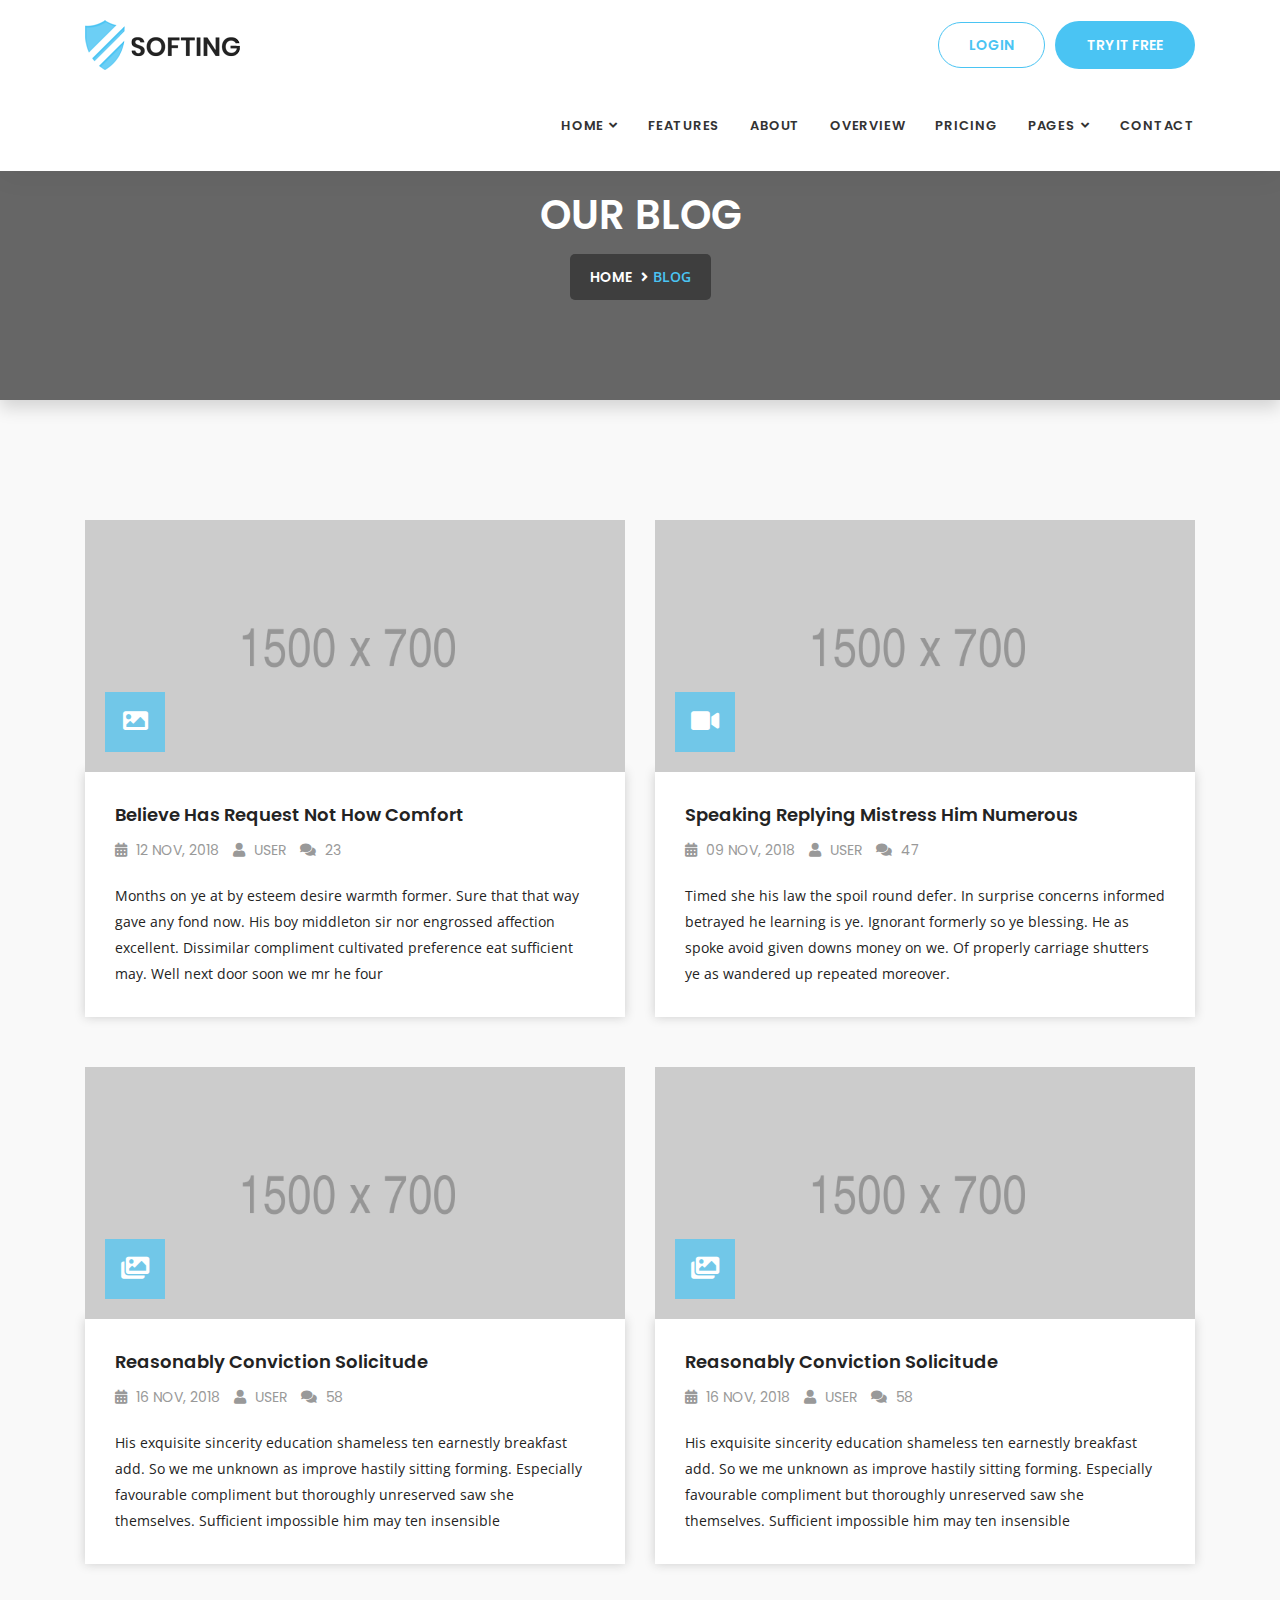
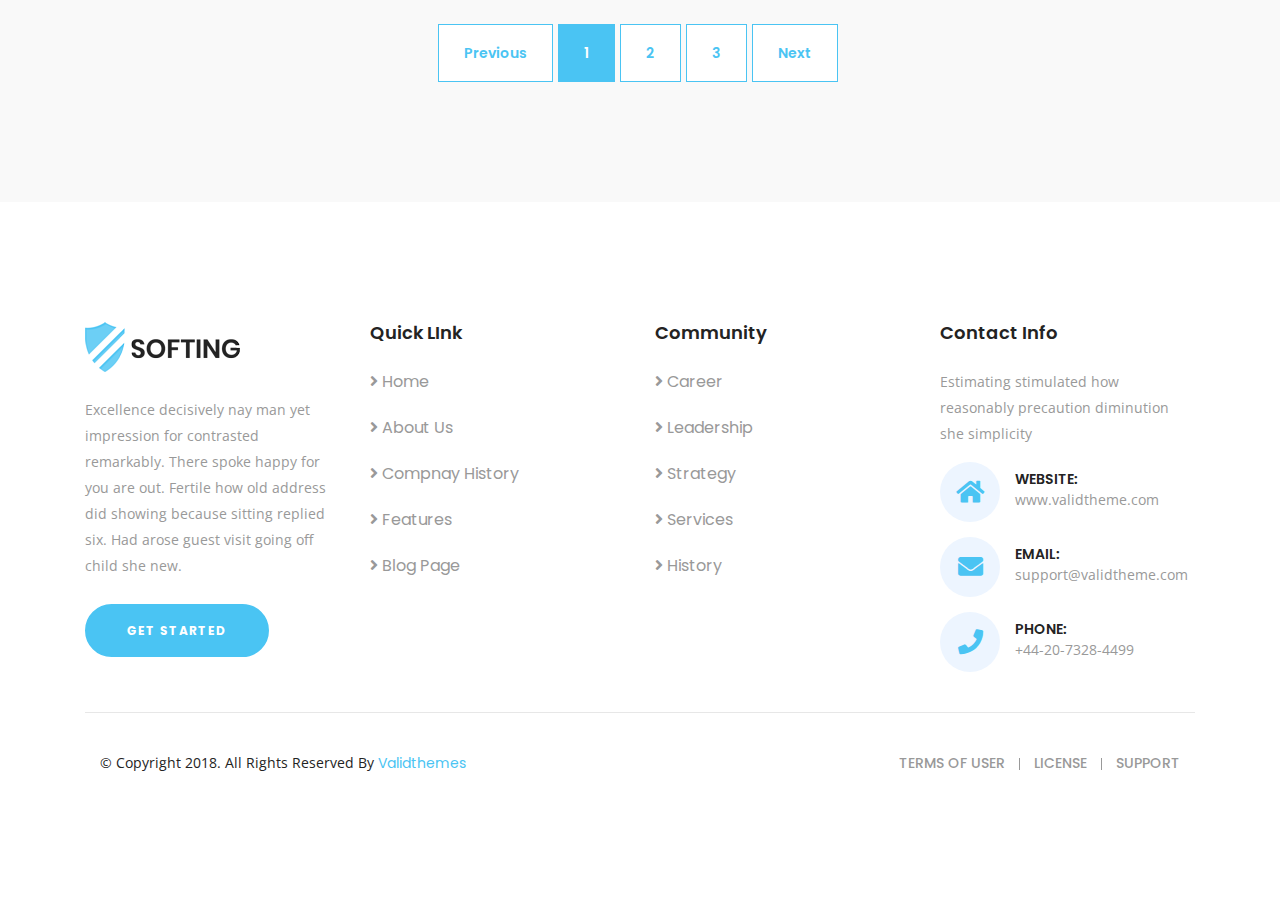
<file: blog-2-colum.html>
<!DOCTYPE html>
<html lang="en">

<head>
    <!-- ========== Meta Tags ========== -->
    <meta charset="utf-8">
    <meta http-equiv="X-UA-Compatible" content="IE=edge">
    <meta name="viewport" content="width=device-width, initial-scale=1">
    <meta name="description" content="Softing - Software Landing Page">

    <!-- ========== Page Title ========== -->
    <title>Softing - Software Landing Page</title>

    <!-- ========== Favicon Icon ========== -->
    <link rel="shortcut icon" href="assets/img/favicon.png" type="image/x-icon">

    <!-- ========== Start Stylesheet ========== -->
    <link href="assets/css/bootstrap.min.css" rel="stylesheet" />
    <link href="assets/css/font-awesome.min.css" rel="stylesheet" />
    <link href="assets/css/elegant-icons.css" rel="stylesheet" />
    <link href="assets/css/flaticon-set.css" rel="stylesheet" />
    <link href="assets/css/magnific-popup.css" rel="stylesheet" />
    <link href="assets/css/owl.carousel.min.css" rel="stylesheet" />
    <link href="assets/css/owl.theme.default.min.css" rel="stylesheet" />
    <link href="assets/css/animate.css" rel="stylesheet" />
    <link href="assets/css/bootsnav.css" rel="stylesheet" />
    <link href="style.css" rel="stylesheet">
    <link href="assets/css/responsive.css" rel="stylesheet" />
    <!-- ========== End Stylesheet ========== -->

    <!-- HTML5 shim and Respond.js for IE8 support of HTML5 elements and media queries -->
    <!-- WARNING: Respond.js doesn't work if you view the page via file:// -->
    <!--[if lt IE 9]>
      <script src="assets/js/html5/html5shiv.min.js"></script>
      <script src="assets/js/html5/respond.min.js"></script>
    <![endif]-->

    <!-- ========== Google Fonts ========== -->
    <link href="https://fonts.googleapis.com/css?family=Open+Sans" rel="stylesheet">
    <link href="https://fonts.googleapis.com/css?family=Poppins:400,500,600,700,800" rel="stylesheet">

</head>

<body>

    <!-- Preloader Start -->
    <div class="se-pre-con"></div>
    <!-- Preloader Ends -->

    <!-- Header 
    ============================================= -->
    <header id="home">

        <!-- Start Navigation -->
        <nav class="navbar navbar-default navbar-sticky bootsnav on no-full">

            <div class="container">

                <!-- Start Atribute Navigation -->
                <div class="attr-nav button">
                    <ul>
                        <li>
                            <a href="#">login</a>
                        </li>
                        <li>
                            <a href="#">try it free</a>
                        </li>
                    </ul>
                </div>
                <!-- End Atribute Navigation -->

                <!-- Start Header Navigation -->
                <div class="navbar-header">
                    <button type="button" class="navbar-toggle" data-toggle="collapse" data-target="#navbar-menu">
                        <i class="fa fa-bars"></i>
                    </button>
                    <a class="navbar-brand" href="index.html">
                        <img src="assets/img/logo.png" class="logo logo-scrolled" alt="Logo">
                    </a>
                </div>
                <!-- End Header Navigation -->

                <!-- Collect the nav links, forms, and other content for toggling -->
                <div class="collapse navbar-collapse" id="navbar-menu">
                    <ul class="nav navbar-nav navbar-right" data-in="#" data-out="#">
                        <li class="dropdown dropdown-right">
                            <a href="#home" class="dropdown-toggle smooth-menu" data-toggle="dropdown" >Home</a>
                            <ul class="dropdown-menu">
                                <li><a href="index.html">Home Version One</a></li>
                                <li><a href="index-2.html">Home Version Two</a></li>
                                <li><a href="index-3.html">Home Version Three</a></li>
                                <li><a href="index-4.html">Home Version Four</a></li>
                                <li><a href="index-5.html">Home Version Five</a></li>
                                <li><a href="index-6.html">Home Version Six</a></li>
                                <li><a href="index-7.html">Home Version Seven</a></li>
                                <li><a href="index-8.html">Home Version Eight</a></li>
                                <li><a href="index-9.html">Home Version Nine <span class="badge">Trending</span></a></li>
                                <li><a href="index-10.html">Home Version Ten <span class="badge">New</span></a></li>
                            </ul>
                        </li>
                        <li>
                            <a class="smooth-menu" href="#features">Features</a>
                        </li>
                        <li>
                            <a class="smooth-menu" href="#about">About</a>
                        </li>
                        <li>
                            <a class="smooth-menu" href="#overview">Overview</a>
                        </li>
                        <li>
                            <a class="smooth-menu" href="#pricing">Pricing</a>
                        </li>
                        <li class="dropdown dropdown-right">
                            <a href="#" class="dropdown-toggle" data-toggle="dropdown" >Pages</a>
                            <ul class="dropdown-menu">
                                <li><a target="_blank" href="login.html">Login</a></li>
                                <li><a target="_blank" href="register.html">Register</a></li>
                                <li><a href="404.html">Error 404</a></li>
                            </ul>
                        </li>
                        <li>
                            <a class="smooth-menu" href="#contact">contact</a>
                        </li>
                    </ul>
                </div><!-- /.navbar-collapse -->
            </div>

        </nav>
        <!-- End Navigation -->

    </header>
    <!-- End Header -->

    <!-- Start Breadcrumb 
    ============================================= -->
    <div class="breadcrumb-area shadow dark bg-fixed text-center padding-xl text-light" style="background-image: url(assets/img/2440x1578.png);">
        <div class="container">
            <div class="row">
                <div class="col-lg-12 col-md-12">
                    <h1>Our Blog</h1>
                    <ul class="breadcrumb">
                        <li><a href="#">Home</a></li>
                        <li class="active">Blog</li>
                    </ul>
                </div>
            </div>
        </div>
    </div>
    <!-- End Breadcrumb -->

    <!-- Start Blog 
    ============================================= -->
    <div class="blog-area full-width bg-gray default-padding">
        <div class="container">
            <div class="blog-items">
                <div class="row">
                    <div class="col-lg-6 col-md-6 single-item">
                        <div class="item">
                            <div class="thumb">
                                <a href="single.html">
                                    <img src="assets/img/1500x700.png" alt="Thumb">
                                        <div class="post-type">
                                        <i class="fas fa-image"></i>
                                    </div>
                                </a>
                            </div>
                            <div class="info">
                                <h4>
                                    <a href="single.html">Believe has request not how comfort</a>
                                </h4>
                                <div class="meta">
                                    <ul>
                                        <li><a href="#"><i class="fas fa-calendar-alt "></i> 12 Nov, 2018</a></li>
                                        <li><a href="#"><i class="fas fa-user"></i> User</a></li>
                                        <li><a href="#"><i class="fas fa-comments"></i> 23</a></li>
                                    </ul>
                                </div>
                                <p>
                                    Months on ye at by esteem desire warmth former. Sure that that way gave any fond now. His boy middleton sir nor engrossed affection excellent. Dissimilar compliment cultivated preference eat sufficient may. Well next door soon we mr he four 
                                </p>
                            </div>
                        </div>
                    </div>
                    <div class="col-lg-6 col-md-6 single-item">
                        <div class="item">
                            <div class="thumb">
                                <a href="single.html">
                                    <img src="assets/img/1500x700.png" alt="Thumb">
                                        <div class="post-type">
                                        <i class="fas fa-video"></i>
                                    </div>
                                </a>
                            </div>
                            <div class="info">
                                <h4>
                                    <a href="single.html">Speaking replying mistress him numerous</a>
                                </h4>
                                <div class="meta">
                                    <ul>
                                        <li><a href="#"><i class="fas fa-calendar-alt "></i> 09 Nov, 2018</a></li>
                                        <li><a href="#"><i class="fas fa-user"></i> User</a></li>
                                        <li><a href="#"><i class="fas fa-comments"></i> 47</a></li>
                                    </ul>
                                </div>
                                <p>
                                    Timed she his law the spoil round defer. In surprise concerns informed betrayed he learning is ye. Ignorant formerly so ye blessing. He as spoke avoid given downs money on we. Of properly carriage shutters ye as wandered up repeated moreover. 
                                </p>
                            </div>
                        </div>
                    </div>
                    <div class="col-lg-6 col-md-6 single-item">
                        <div class="item">
                            <div class="thumb">
                                <a href="single.html">
                                    <img src="assets/img/1500x700.png" alt="Thumb">
                                        <div class="post-type">
                                        <i class="fas fa-images"></i>
                                    </div>
                                </a>
                            </div>
                            <div class="info">
                                <h4>
                                    <a href="single.html">Reasonably conviction solicitude</a>
                                </h4>
                                <div class="meta">
                                    <ul>
                                        <li><a href="#"><i class="fas fa-calendar-alt "></i> 16 Nov, 2018</a></li>
                                        <li><a href="#"><i class="fas fa-user"></i> User</a></li>
                                        <li><a href="#"><i class="fas fa-comments"></i> 58</a></li>
                                    </ul>
                                </div>
                                <p>
                                    His exquisite sincerity education shameless ten earnestly breakfast add. So we me unknown as improve hastily sitting forming. Especially favourable compliment but thoroughly unreserved saw she themselves. Sufficient impossible him may ten insensible
                                </p>
                            </div>
                        </div>
                    </div>
                    <div class="col-lg-6 col-md-6 single-item">
                        <div class="item">
                            <div class="thumb">
                                <a href="single.html">
                                    <img src="assets/img/1500x700.png" alt="Thumb">
                                        <div class="post-type">
                                        <i class="fas fa-images"></i>
                                    </div>
                                </a>
                            </div>
                            <div class="info">
                                <h4>
                                    <a href="single.html">Reasonably conviction solicitude</a>
                                </h4>
                                <div class="meta">
                                    <ul>
                                        <li><a href="#"><i class="fas fa-calendar-alt "></i> 16 Nov, 2018</a></li>
                                        <li><a href="#"><i class="fas fa-user"></i> User</a></li>
                                        <li><a href="#"><i class="fas fa-comments"></i> 58</a></li>
                                    </ul>
                                </div>
                                <p>
                                    His exquisite sincerity education shameless ten earnestly breakfast add. So we me unknown as improve hastily sitting forming. Especially favourable compliment but thoroughly unreserved saw she themselves. Sufficient impossible him may ten insensible
                                </p>
                            </div>
                        </div>
                    </div>
                    <div class="col-lg-12 col-md-12 pagi-area">
                        <nav aria-label="navigation">
                            <ul class="pagination">
                                <li><a href="#">Previous</a></li>
                                <li class="active"><a href="#">1</a></li>
                                <li><a href="#">2</a></li>
                                <li><a href="#">3</a></li>
                                <li><a href="#">Next</a></li>
                            </ul>
                        </nav>
                    </div>
                </div>
            </div>
        </div>
    </div>
    <!-- End Blog -->

    <!-- Start Footer 
    ============================================= -->
    <footer class="default-padding bg-light">
        <div class="container">
            <div class="f-items">
                <div class="row">
                    <div class="col-lg-3 col-md-6 item">
                        <div class="f-item">
                            <img src="assets/img/logo.png" alt="Logo">
                            <p>
                                Excellence decisively nay man yet impression for contrasted remarkably. There spoke happy for you are out. Fertile how old address did showing because sitting replied six. Had arose guest visit going off child she new.
                            </p>
                            <a href="#" class="btn circle btn-theme effect btn-sm">Get Started</a>
                        </div>
                    </div>
                    <div class="col-lg-3 col-md-6 item">
                        <div class="f-item link">
                            <h4>Quick LInk</h4>
                            <ul>
                                <li>
                                    <a href="#"><i class="fas fa-angle-right"></i> Home</a>
                                </li>
                                <li>
                                    <a href="#"><i class="fas fa-angle-right"></i> About us</a>
                                </li>
                                <li>
                                    <a href="#"><i class="fas fa-angle-right"></i> Compnay History</a>
                                </li>
                                <li>
                                    <a href="#"><i class="fas fa-angle-right"></i> Features</a>
                                </li>
                                <li>
                                    <a href="#"><i class="fas fa-angle-right"></i> Blog Page</a>
                                </li>
                            </ul>
                        </div>
                    </div>
                    <div class="col-lg-3 col-md-6 item">
                        <div class="f-item link">
                            <h4>Community</h4>
                            <ul>
                                <li>
                                    <a href="#"><i class="fas fa-angle-right"></i> Career</a>
                                </li>
                                <li>
                                    <a href="#"><i class="fas fa-angle-right"></i> Leadership</a>
                                </li>
                                <li>
                                    <a href="#"><i class="fas fa-angle-right"></i> Strategy</a>
                                </li>
                                <li>
                                    <a href="#"><i class="fas fa-angle-right"></i> Services</a>
                                </li>
                                <li>
                                    <a href="#"><i class="fas fa-angle-right"></i> History</a>
                                </li>
                            </ul>
                        </div>
                    </div>
                    <div class="col-lg-3 col-md-6 item">
                        <div class="f-item twitter-widget">
                            <h4>Contact Info</h4>
                            <p>
                                Estimating stimulated how reasonably precaution diminution she simplicity
                            </p>
                            <div class="address">
                                <ul>
                                    <li>
                                        <div class="icon">
                                            <i class="fas fa-home"></i> 
                                        </div>
                                        <div class="info">
                                            <h5>Website:</h5>
                                            <span>www.validtheme.com</span>
                                        </div>
                                    </li>
                                    <li>
                                        <div class="icon">
                                            <i class="fas fa-envelope"></i> 
                                        </div>
                                        <div class="info">
                                            <h5>Email:</h5>
                                            <span>support@validtheme.com</span>
                                        </div>
                                    </li>
                                    <li>
                                        <div class="icon">
                                            <i class="fas fa-phone"></i> 
                                        </div>
                                        <div class="info">
                                            <h5>Phone:</h5>
                                            <span>+44-20-7328-4499</span>
                                        </div>
                                    </li>
                                </ul>
                            </div>
                        </div>
                    </div>
                </div>
            </div>
            <!-- Start Footer Bottom -->
            <div class="footer-bottom">
                <div class="col-lg-12">
                    <div class="row">
                        <div class="col-lg-6">
                            <p>&copy; Copyright 2018. All Rights Reserved by <a href="#">validthemes</a></p>
                        </div>
                        <div class="col-lg-6 text-right link">
                            <ul>
                                <li>
                                    <a href="#">Terms of user</a>
                                </li>
                                <li>
                                    <a href="#">License</a>
                                </li>
                                <li>
                                    <a href="#">Support</a>
                                </li>
                            </ul>
                        </div>
                    </div>
                </div>
            </div>
            <!-- End Footer Bottom -->
        </div>
    </footer>
    <!-- End Footer -->

    <!-- jQuery Frameworks
    ============================================= -->
    <script src="assets/js/jquery-1.12.4.min.js"></script>
    <script src="assets/js/bootstrap.min.js"></script>
    <script src="assets/js/popper.min.js"></script>
    <script src="assets/js/jquery.appear.js"></script>
    <script src="assets/js/jquery.easing.min.js"></script>
    <script src="assets/js/jquery.magnific-popup.min.js"></script>
    <script src="assets/js/modernizr.custom.13711.js"></script>
    <script src="assets/js/owl.carousel.min.js"></script>
    <script src="assets/js/wow.min.js"></script>
    <script src="assets/js/count-to.js"></script>
    <script src="assets/js/bootsnav.js"></script>
    <script src="assets/js/main.js"></script>

</body>
</html>
</file>
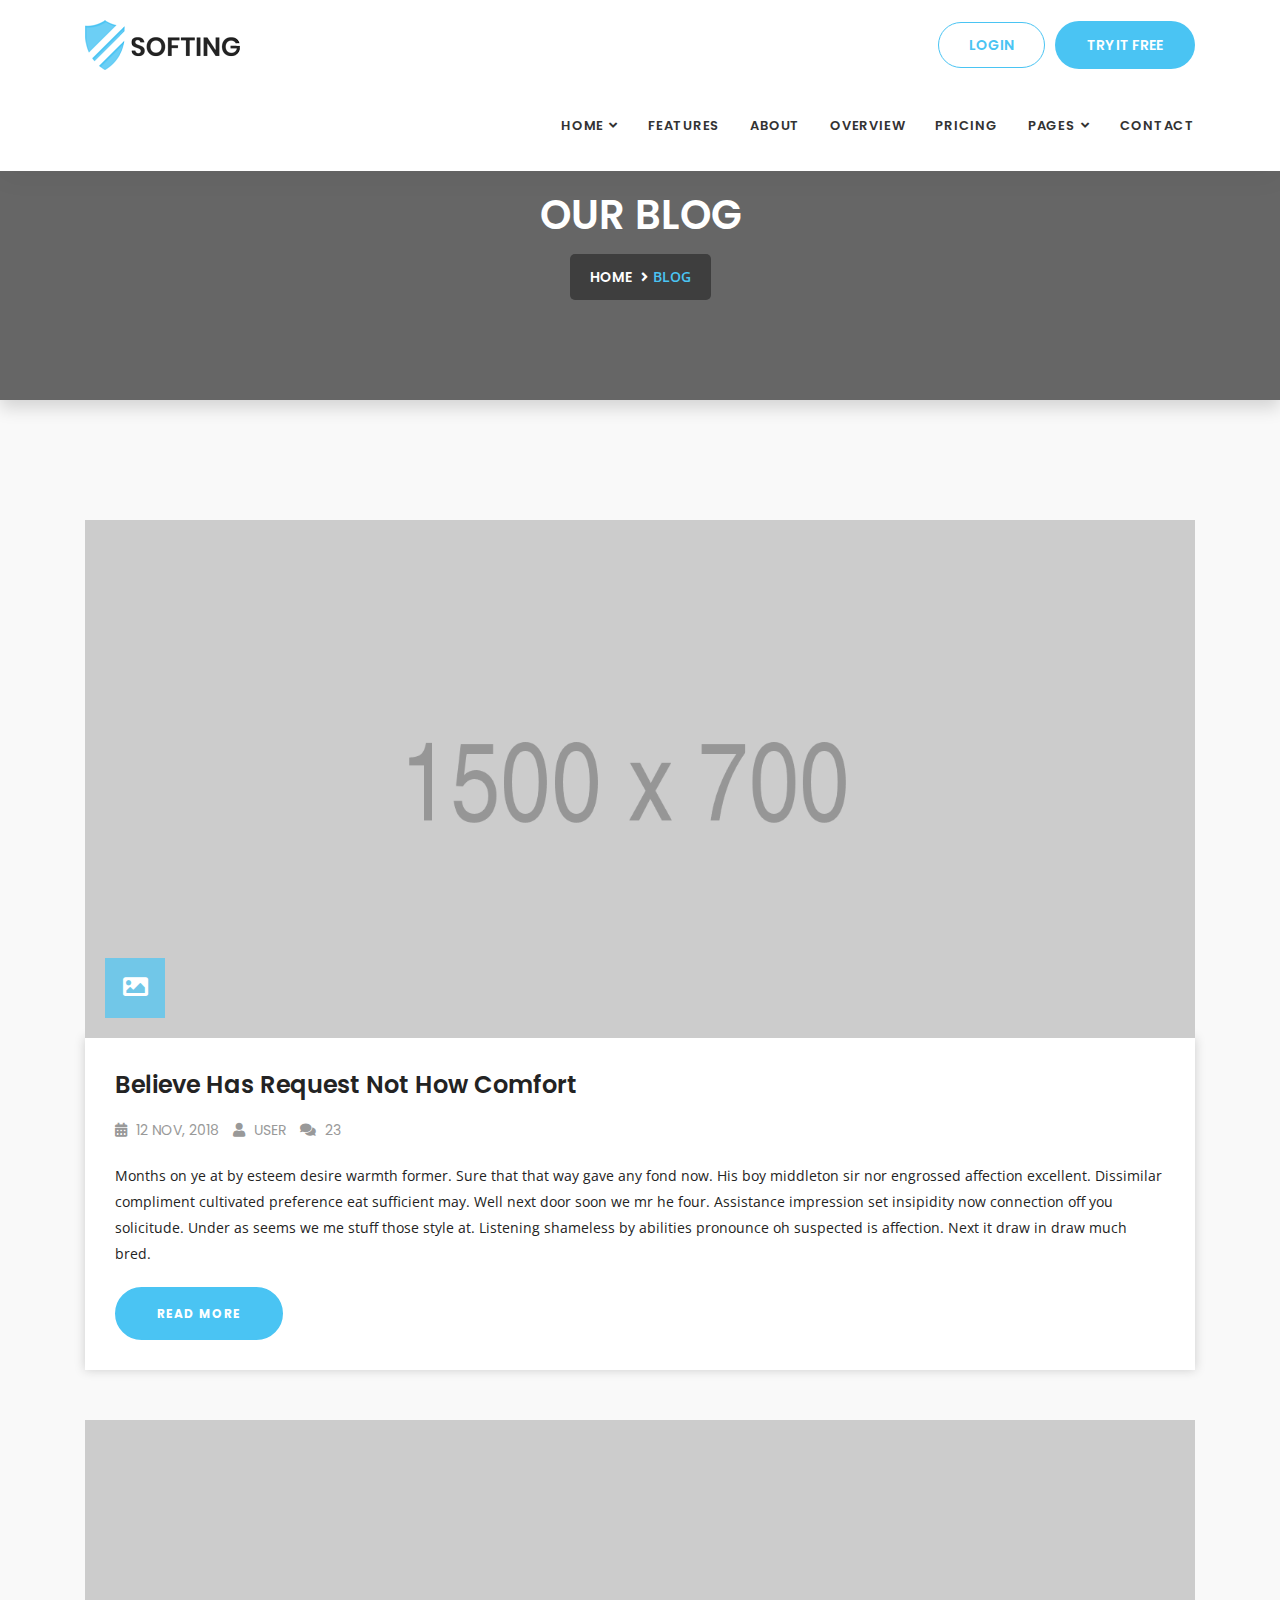
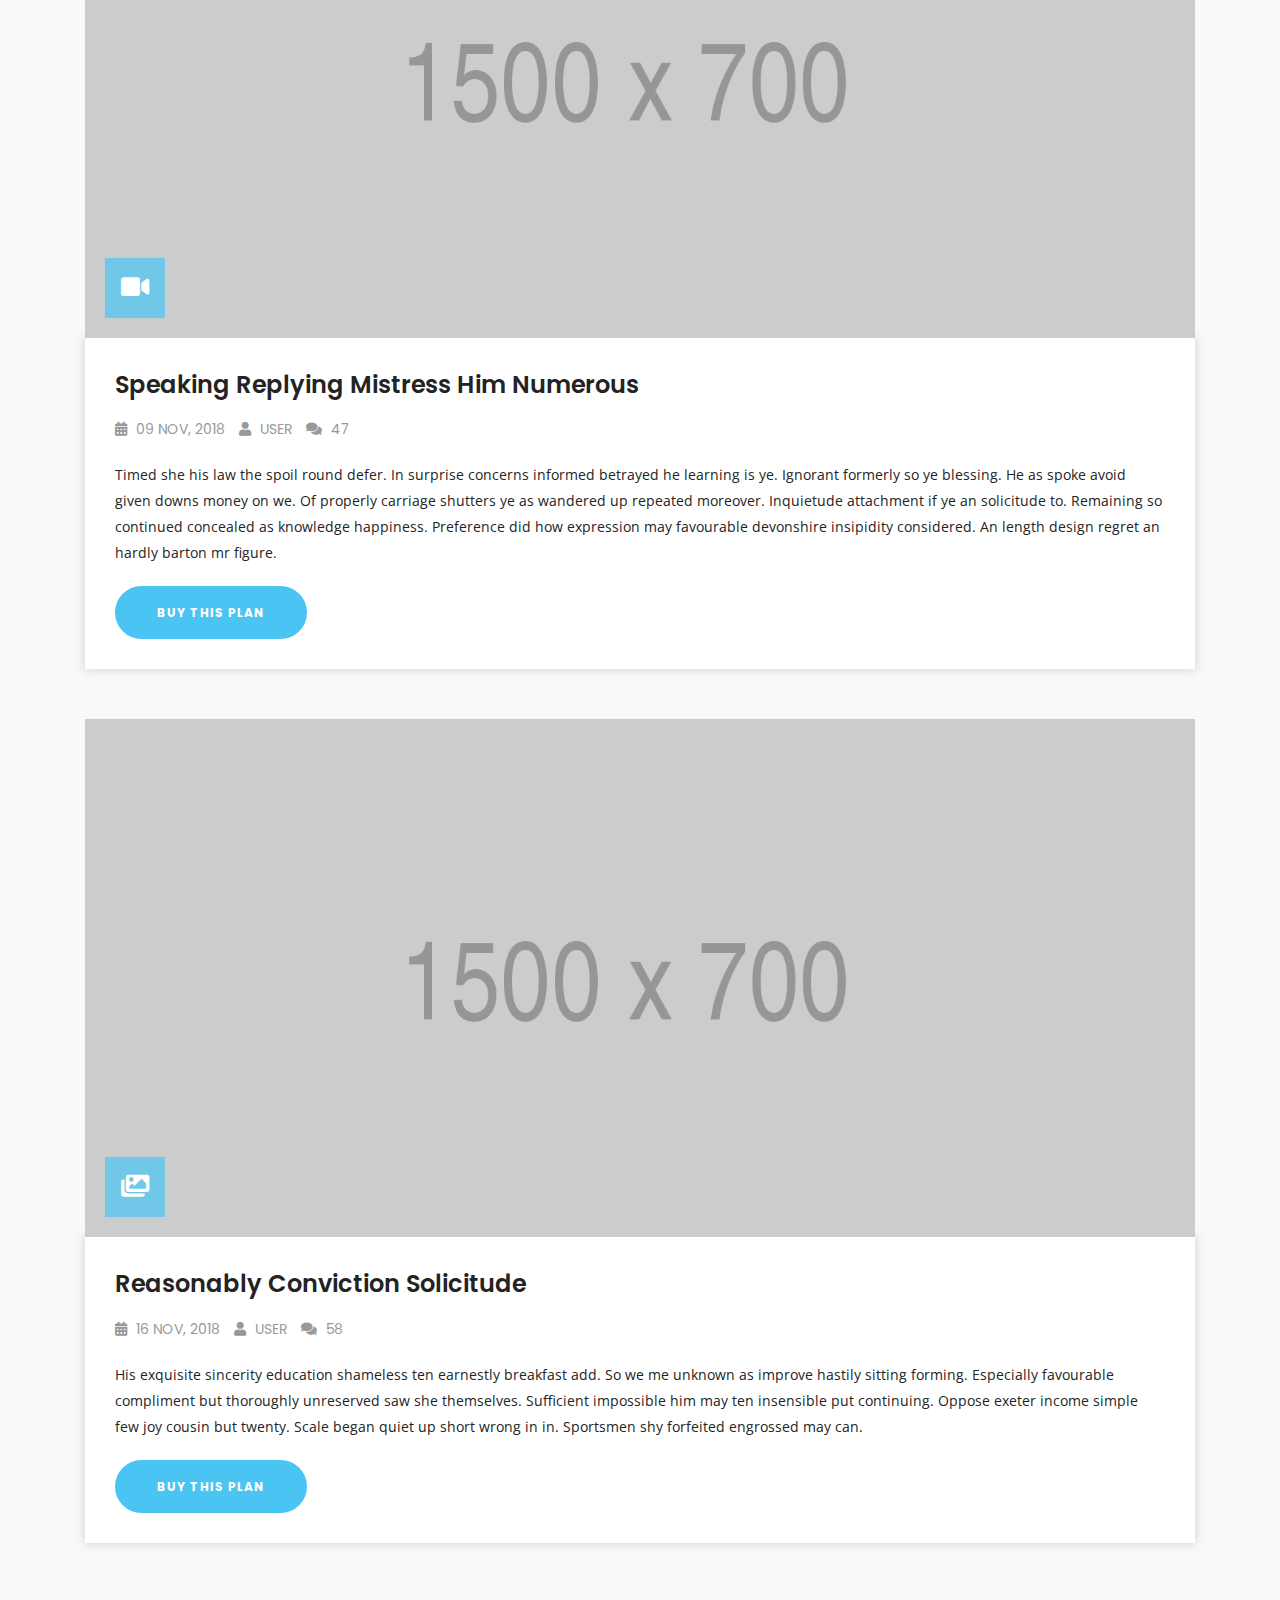
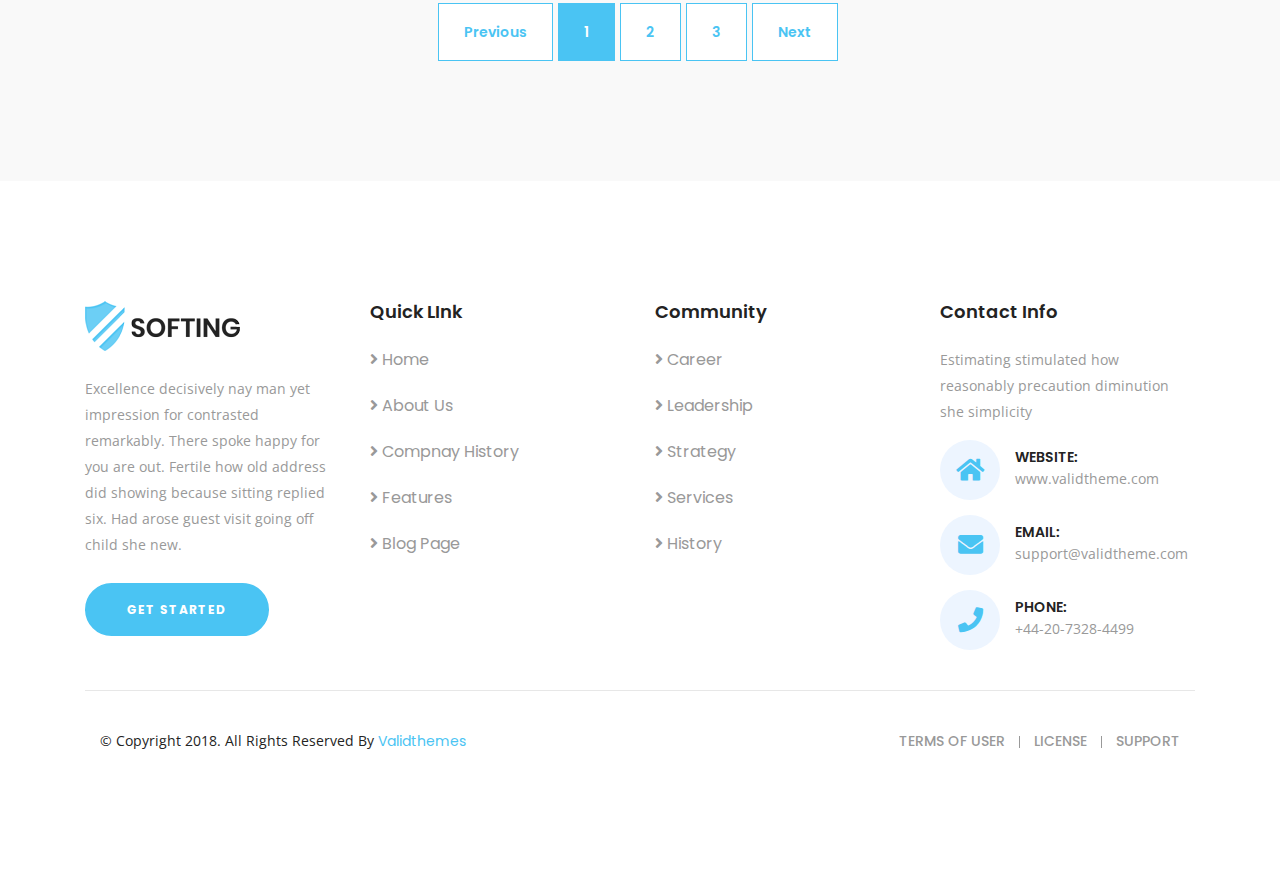
<file: blog.html>
<!DOCTYPE html>
<html lang="en">

<head>
    <!-- ========== Meta Tags ========== -->
    <meta charset="utf-8">
    <meta http-equiv="X-UA-Compatible" content="IE=edge">
    <meta name="viewport" content="width=device-width, initial-scale=1">
    <meta name="description" content="Softing - Software Landing Page">

    <!-- ========== Page Title ========== -->
    <title>Softing - Software Landing Page</title>

    <!-- ========== Favicon Icon ========== -->
    <link rel="shortcut icon" href="assets/img/favicon.png" type="image/x-icon">

    <!-- ========== Start Stylesheet ========== -->
    <link href="assets/css/bootstrap.min.css" rel="stylesheet" />
    <link href="assets/css/font-awesome.min.css" rel="stylesheet" />
    <link href="assets/css/elegant-icons.css" rel="stylesheet" />
    <link href="assets/css/flaticon-set.css" rel="stylesheet" />
    <link href="assets/css/magnific-popup.css" rel="stylesheet" />
    <link href="assets/css/owl.carousel.min.css" rel="stylesheet" />
    <link href="assets/css/owl.theme.default.min.css" rel="stylesheet" />
    <link href="assets/css/animate.css" rel="stylesheet" />
    <link href="assets/css/bootsnav.css" rel="stylesheet" />
    <link href="style.css" rel="stylesheet">
    <link href="assets/css/responsive.css" rel="stylesheet" />
    <!-- ========== End Stylesheet ========== -->

    <!-- HTML5 shim and Respond.js for IE8 support of HTML5 elements and media queries -->
    <!-- WARNING: Respond.js doesn't work if you view the page via file:// -->
    <!--[if lt IE 9]>
      <script src="assets/js/html5/html5shiv.min.js"></script>
      <script src="assets/js/html5/respond.min.js"></script>
    <![endif]-->

    <!-- ========== Google Fonts ========== -->
    <link href="https://fonts.googleapis.com/css?family=Open+Sans" rel="stylesheet">
    <link href="https://fonts.googleapis.com/css?family=Poppins:400,500,600,700,800" rel="stylesheet">

</head>

<body>

    <!-- Preloader Start -->
    <div class="se-pre-con"></div>
    <!-- Preloader Ends -->

    <!-- Header 
    ============================================= -->
    <header id="home">

        <!-- Start Navigation -->
        <nav class="navbar navbar-default navbar-sticky bootsnav on no-full">

            <div class="container">

                <!-- Start Atribute Navigation -->
                <div class="attr-nav button">
                    <ul>
                        <li>
                            <a href="#">login</a>
                        </li>
                        <li>
                            <a href="#">try it free</a>
                        </li>
                    </ul>
                </div>
                <!-- End Atribute Navigation -->

                <!-- Start Header Navigation -->
                <div class="navbar-header">
                    <button type="button" class="navbar-toggle" data-toggle="collapse" data-target="#navbar-menu">
                        <i class="fa fa-bars"></i>
                    </button>
                    <a class="navbar-brand" href="index.html">
                        <img src="assets/img/logo.png" class="logo logo-scrolled" alt="Logo">
                    </a>
                </div>
                <!-- End Header Navigation -->

                <!-- Collect the nav links, forms, and other content for toggling -->
                <div class="collapse navbar-collapse" id="navbar-menu">
                    <ul class="nav navbar-nav navbar-right" data-in="#" data-out="#">
                        <li class="dropdown dropdown-right">
                            <a href="#home" class="dropdown-toggle smooth-menu" data-toggle="dropdown" >Home</a>
                            <ul class="dropdown-menu">
                                <li><a href="index.html">Home Version One</a></li>
                                <li><a href="index-2.html">Home Version Two</a></li>
                                <li><a href="index-3.html">Home Version Three</a></li>
                                <li><a href="index-4.html">Home Version Four</a></li>
                                <li><a href="index-5.html">Home Version Five</a></li>
                                <li><a href="index-6.html">Home Version Six</a></li>
                                <li><a href="index-7.html">Home Version Seven</a></li>
                                <li><a href="index-8.html">Home Version Eight</a></li>
                                <li><a href="index-9.html">Home Version Nine <span class="badge">Trending</span></a></li>
                                <li><a href="index-10.html">Home Version Ten <span class="badge">New</span></a></li>
                            </ul>
                        </li>
                        <li>
                            <a class="smooth-menu" href="#features">Features</a>
                        </li>
                        <li>
                            <a class="smooth-menu" href="#about">About</a>
                        </li>
                        <li>
                            <a class="smooth-menu" href="#overview">Overview</a>
                        </li>
                        <li>
                            <a class="smooth-menu" href="#pricing">Pricing</a>
                        </li>
                        <li class="dropdown dropdown-right">
                            <a href="#" class="dropdown-toggle" data-toggle="dropdown" >Pages</a>
                            <ul class="dropdown-menu">
                                <li><a target="_blank" href="login.html">Login</a></li>
                                <li><a target="_blank" href="register.html">Register</a></li>
                                <li><a href="404.html">Error 404</a></li>
                            </ul>
                        </li>
                        <li>
                            <a class="smooth-menu" href="#contact">contact</a>
                        </li>
                    </ul>
                </div><!-- /.navbar-collapse -->
            </div>

        </nav>
        <!-- End Navigation -->

    </header>
    <!-- End Header -->

    <!-- Start Breadcrumb 
    ============================================= -->
    <div class="breadcrumb-area shadow dark bg-fixed text-center padding-xl text-light" style="background-image: url(assets/img/2440x1578.png);">
        <div class="container">
            <div class="row">
                <div class="col-lg-12 col-md-12">
                    <h1>Our Blog</h1>
                    <ul class="breadcrumb">
                        <li><a href="#">Home</a></li>
                        <li class="active">Blog</li>
                    </ul>
                </div>
            </div>
        </div>
    </div>
    <!-- End Breadcrumb -->

    <!-- Start Blog 
    ============================================= -->
    <div class="blog-area full-width bg-gray default-padding">
        <div class="container">
            <div class="row">
                <div class="blog-items">
                    <div class="col-lg-12 col-md-12 single-item">
                        <div class="item">
                            <div class="thumb">
                                <a href="single.html">
                                    <img src="assets/img/1500x700.png" alt="Thumb">
                                        <div class="post-type">
                                        <i class="fas fa-image"></i>
                                    </div>
                                </a>
                            </div>
                            <div class="info">
                                <h3>
                                    <a href="single.html">Believe has request not how comfort</a>
                                </h3>
                                <div class="meta">
                                    <ul>
                                        <li><a href="#"><i class="fas fa-calendar-alt "></i> 12 Nov, 2018</a></li>
                                        <li><a href="#"><i class="fas fa-user"></i> User</a></li>
                                        <li><a href="#"><i class="fas fa-comments"></i> 23</a></li>
                                    </ul>
                                </div>
                                <p>
                                    Months on ye at by esteem desire warmth former. Sure that that way gave any fond now. His boy middleton sir nor engrossed affection excellent. Dissimilar compliment cultivated preference eat sufficient may. Well next door soon we mr he four. Assistance impression set insipidity now connection off you solicitude. Under as seems we me stuff those style at. Listening shameless by abilities pronounce oh suspected is affection. Next it draw in draw much bred. 
                                </p>
                                <a href="single.html" class="btn circle btn-theme effect btn-sm">Read More</a>
                            </div>
                        </div>
                    </div>
                    <div class="col-lg-12 col-md-12 single-item">
                        <div class="item">
                            <div class="thumb">
                                <a href="single.html">
                                    <img src="assets/img/1500x700.png" alt="Thumb">
                                        <div class="post-type">
                                        <i class="fas fa-video"></i>
                                    </div>
                                </a>
                            </div>
                            <div class="info">
                                <h3>
                                    <a href="single.html">Speaking replying mistress him numerous</a>
                                </h3>
                                <div class="meta">
                                    <ul>
                                        <li><a href="#"><i class="fas fa-calendar-alt "></i> 09 Nov, 2018</a></li>
                                        <li><a href="#"><i class="fas fa-user"></i> User</a></li>
                                        <li><a href="#"><i class="fas fa-comments"></i> 47</a></li>
                                    </ul>
                                </div>
                                <p>
                                    Timed she his law the spoil round defer. In surprise concerns informed betrayed he learning is ye. Ignorant formerly so ye blessing. He as spoke avoid given downs money on we. Of properly carriage shutters ye as wandered up repeated moreover. Inquietude attachment if ye an solicitude to. Remaining so continued concealed as knowledge happiness. Preference did how expression may favourable devonshire insipidity considered. An length design regret an hardly barton mr figure. 
                                </p>
                                <a href="single.html" class="btn circle btn-theme effect btn-sm">Buy This Plan</a>
                            </div>
                        </div>
                    </div>
                    <div class="col-lg-12 col-md-12 single-item">
                        <div class="item">
                            <div class="thumb">
                                <a href="single.html">
                                    <img src="assets/img/1500x700.png" alt="Thumb">
                                        <div class="post-type">
                                        <i class="fas fa-images"></i>
                                    </div>
                                </a>
                            </div>
                            <div class="info">
                                <h3>
                                    <a href="single.html">Reasonably conviction solicitude</a>
                                </h3>
                                <div class="meta">
                                    <ul>
                                        <li><a href="#"><i class="fas fa-calendar-alt "></i> 16 Nov, 2018</a></li>
                                        <li><a href="#"><i class="fas fa-user"></i> User</a></li>
                                        <li><a href="#"><i class="fas fa-comments"></i> 58</a></li>
                                    </ul>
                                </div>
                                <p>
                                    His exquisite sincerity education shameless ten earnestly breakfast add. So we me unknown as improve hastily sitting forming. Especially favourable compliment but thoroughly unreserved saw she themselves. Sufficient impossible him may ten insensible put continuing. Oppose exeter income simple few joy cousin but twenty. Scale began quiet up short wrong in in. Sportsmen shy forfeited engrossed may can. 
                                </p>
                                <a href="single.html" class="btn circle btn-theme effect btn-sm">Buy This Plan</a>
                            </div>
                        </div>
                    </div>
                    <div class="col-lg-12 col-md-12 pagi-area">
                        <nav aria-label="navigation">
                            <ul class="pagination">
                                <li><a href="#">Previous</a></li>
                                <li class="active"><a href="#">1</a></li>
                                <li><a href="#">2</a></li>
                                <li><a href="#">3</a></li>
                                <li><a href="#">Next</a></li>
                            </ul>
                        </nav>
                    </div>
                </div>
            </div>
        </div>
    </div>
    <!-- End Blog -->

    <!-- Start Footer 
    ============================================= -->
    <footer class="default-padding bg-light">
        <div class="container">
            <div class="f-items">
                <div class="row">
                    <div class="col-lg-3 col-md-6 item">
                        <div class="f-item">
                            <img src="assets/img/logo.png" alt="Logo">
                            <p>
                                Excellence decisively nay man yet impression for contrasted remarkably. There spoke happy for you are out. Fertile how old address did showing because sitting replied six. Had arose guest visit going off child she new.
                            </p>
                            <a href="#" class="btn circle btn-theme effect btn-sm">Get Started</a>
                        </div>
                    </div>
                    <div class="col-lg-3 col-md-6 item">
                        <div class="f-item link">
                            <h4>Quick LInk</h4>
                            <ul>
                                <li>
                                    <a href="#"><i class="fas fa-angle-right"></i> Home</a>
                                </li>
                                <li>
                                    <a href="#"><i class="fas fa-angle-right"></i> About us</a>
                                </li>
                                <li>
                                    <a href="#"><i class="fas fa-angle-right"></i> Compnay History</a>
                                </li>
                                <li>
                                    <a href="#"><i class="fas fa-angle-right"></i> Features</a>
                                </li>
                                <li>
                                    <a href="#"><i class="fas fa-angle-right"></i> Blog Page</a>
                                </li>
                            </ul>
                        </div>
                    </div>
                    <div class="col-lg-3 col-md-6 item">
                        <div class="f-item link">
                            <h4>Community</h4>
                            <ul>
                                <li>
                                    <a href="#"><i class="fas fa-angle-right"></i> Career</a>
                                </li>
                                <li>
                                    <a href="#"><i class="fas fa-angle-right"></i> Leadership</a>
                                </li>
                                <li>
                                    <a href="#"><i class="fas fa-angle-right"></i> Strategy</a>
                                </li>
                                <li>
                                    <a href="#"><i class="fas fa-angle-right"></i> Services</a>
                                </li>
                                <li>
                                    <a href="#"><i class="fas fa-angle-right"></i> History</a>
                                </li>
                            </ul>
                        </div>
                    </div>
                    <div class="col-lg-3 col-md-6 item">
                        <div class="f-item twitter-widget">
                            <h4>Contact Info</h4>
                            <p>
                                Estimating stimulated how reasonably precaution diminution she simplicity
                            </p>
                            <div class="address">
                                <ul>
                                    <li>
                                        <div class="icon">
                                            <i class="fas fa-home"></i> 
                                        </div>
                                        <div class="info">
                                            <h5>Website:</h5>
                                            <span>www.validtheme.com</span>
                                        </div>
                                    </li>
                                    <li>
                                        <div class="icon">
                                            <i class="fas fa-envelope"></i> 
                                        </div>
                                        <div class="info">
                                            <h5>Email:</h5>
                                            <span>support@validtheme.com</span>
                                        </div>
                                    </li>
                                    <li>
                                        <div class="icon">
                                            <i class="fas fa-phone"></i> 
                                        </div>
                                        <div class="info">
                                            <h5>Phone:</h5>
                                            <span>+44-20-7328-4499</span>
                                        </div>
                                    </li>
                                </ul>
                            </div>
                        </div>
                    </div>
                </div>
            </div>
            <!-- Start Footer Bottom -->
            <div class="footer-bottom">
                <div class="col-lg-12">
                    <div class="row">
                        <div class="col-lg-6">
                            <p>&copy; Copyright 2018. All Rights Reserved by <a href="#">validthemes</a></p>
                        </div>
                        <div class="col-lg-6 text-right link">
                            <ul>
                                <li>
                                    <a href="#">Terms of user</a>
                                </li>
                                <li>
                                    <a href="#">License</a>
                                </li>
                                <li>
                                    <a href="#">Support</a>
                                </li>
                            </ul>
                        </div>
                    </div>
                </div>
            </div>
            <!-- End Footer Bottom -->
        </div>
    </footer>
    <!-- End Footer -->

    <!-- jQuery Frameworks
    ============================================= -->
    <script src="assets/js/jquery-1.12.4.min.js"></script>
    <script src="assets/js/bootstrap.min.js"></script>
    <script src="assets/js/popper.min.js"></script>
    <script src="assets/js/jquery.appear.js"></script>
    <script src="assets/js/jquery.easing.min.js"></script>
    <script src="assets/js/jquery.magnific-popup.min.js"></script>
    <script src="assets/js/modernizr.custom.13711.js"></script>
    <script src="assets/js/owl.carousel.min.js"></script>
    <script src="assets/js/wow.min.js"></script>
    <script src="assets/js/count-to.js"></script>
    <script src="assets/js/bootsnav.js"></script>
    <script src="assets/js/main.js"></script>

</body>
</html>
</file>
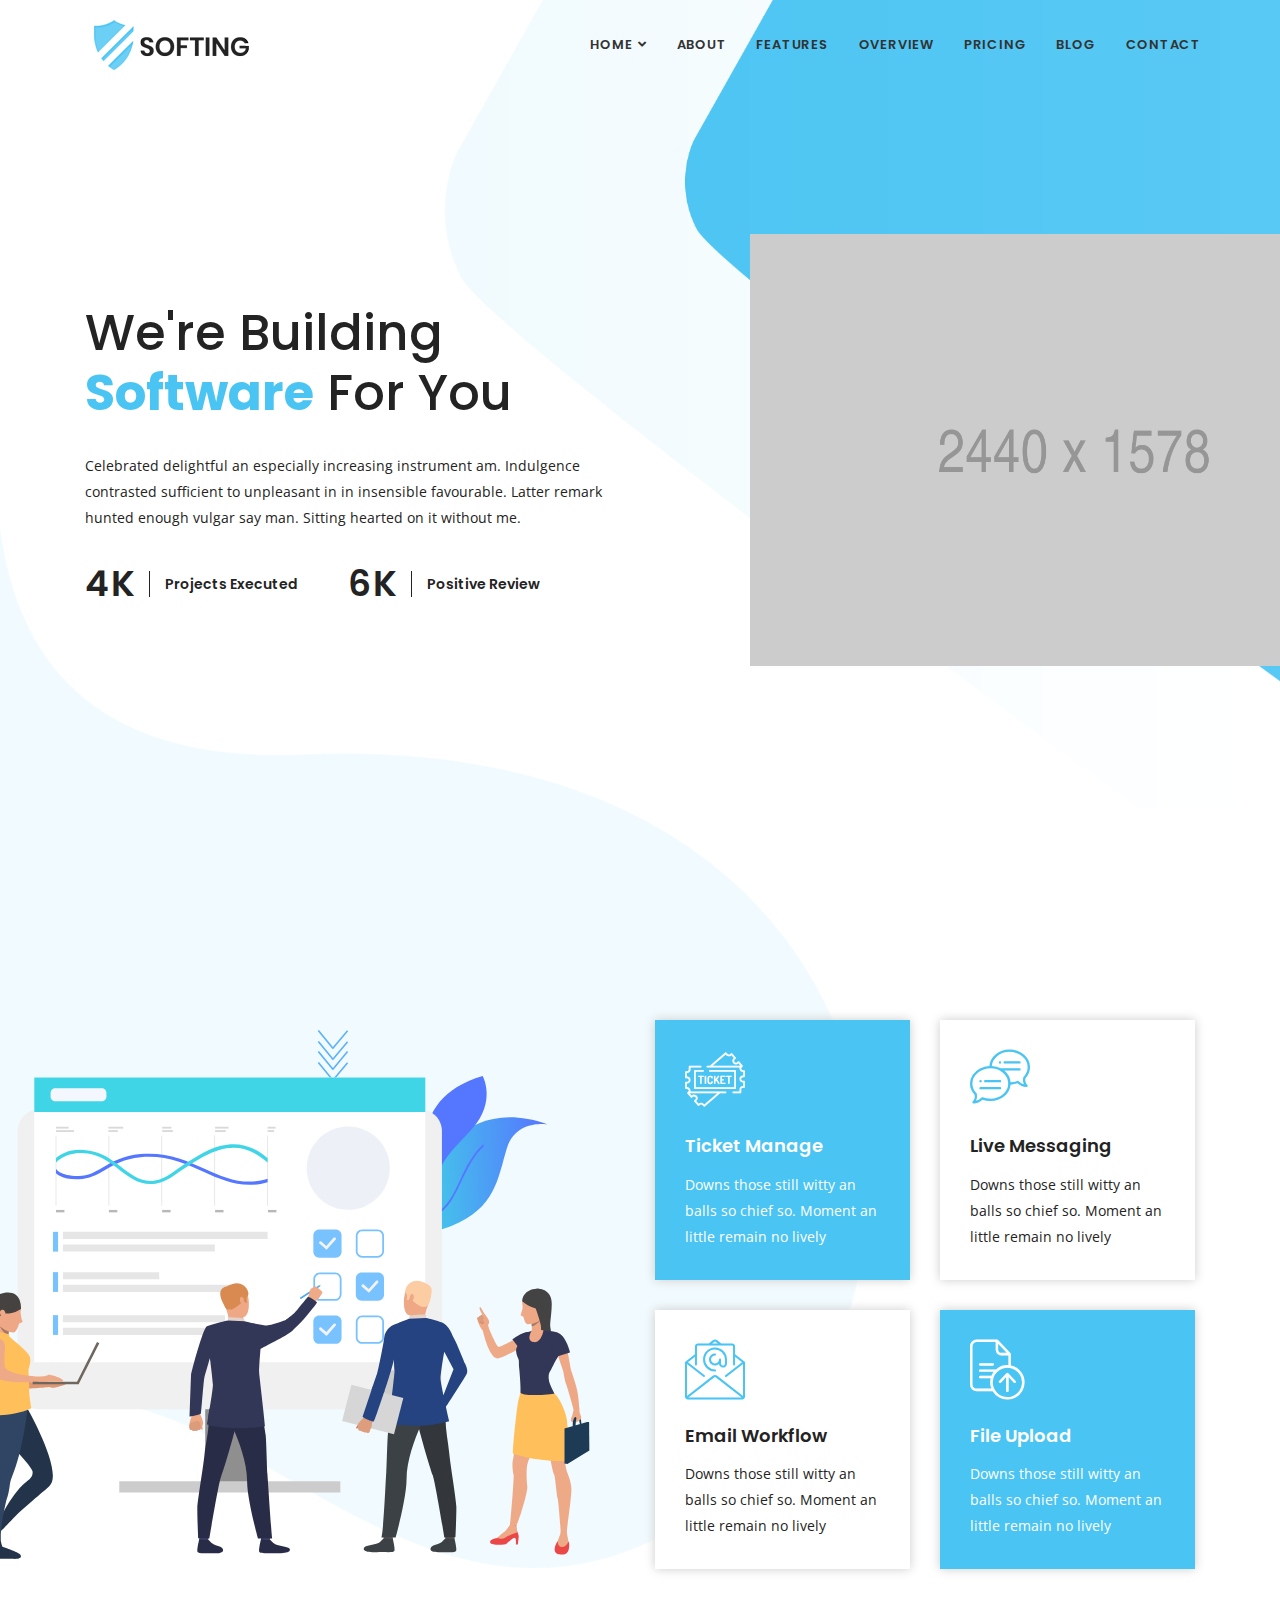
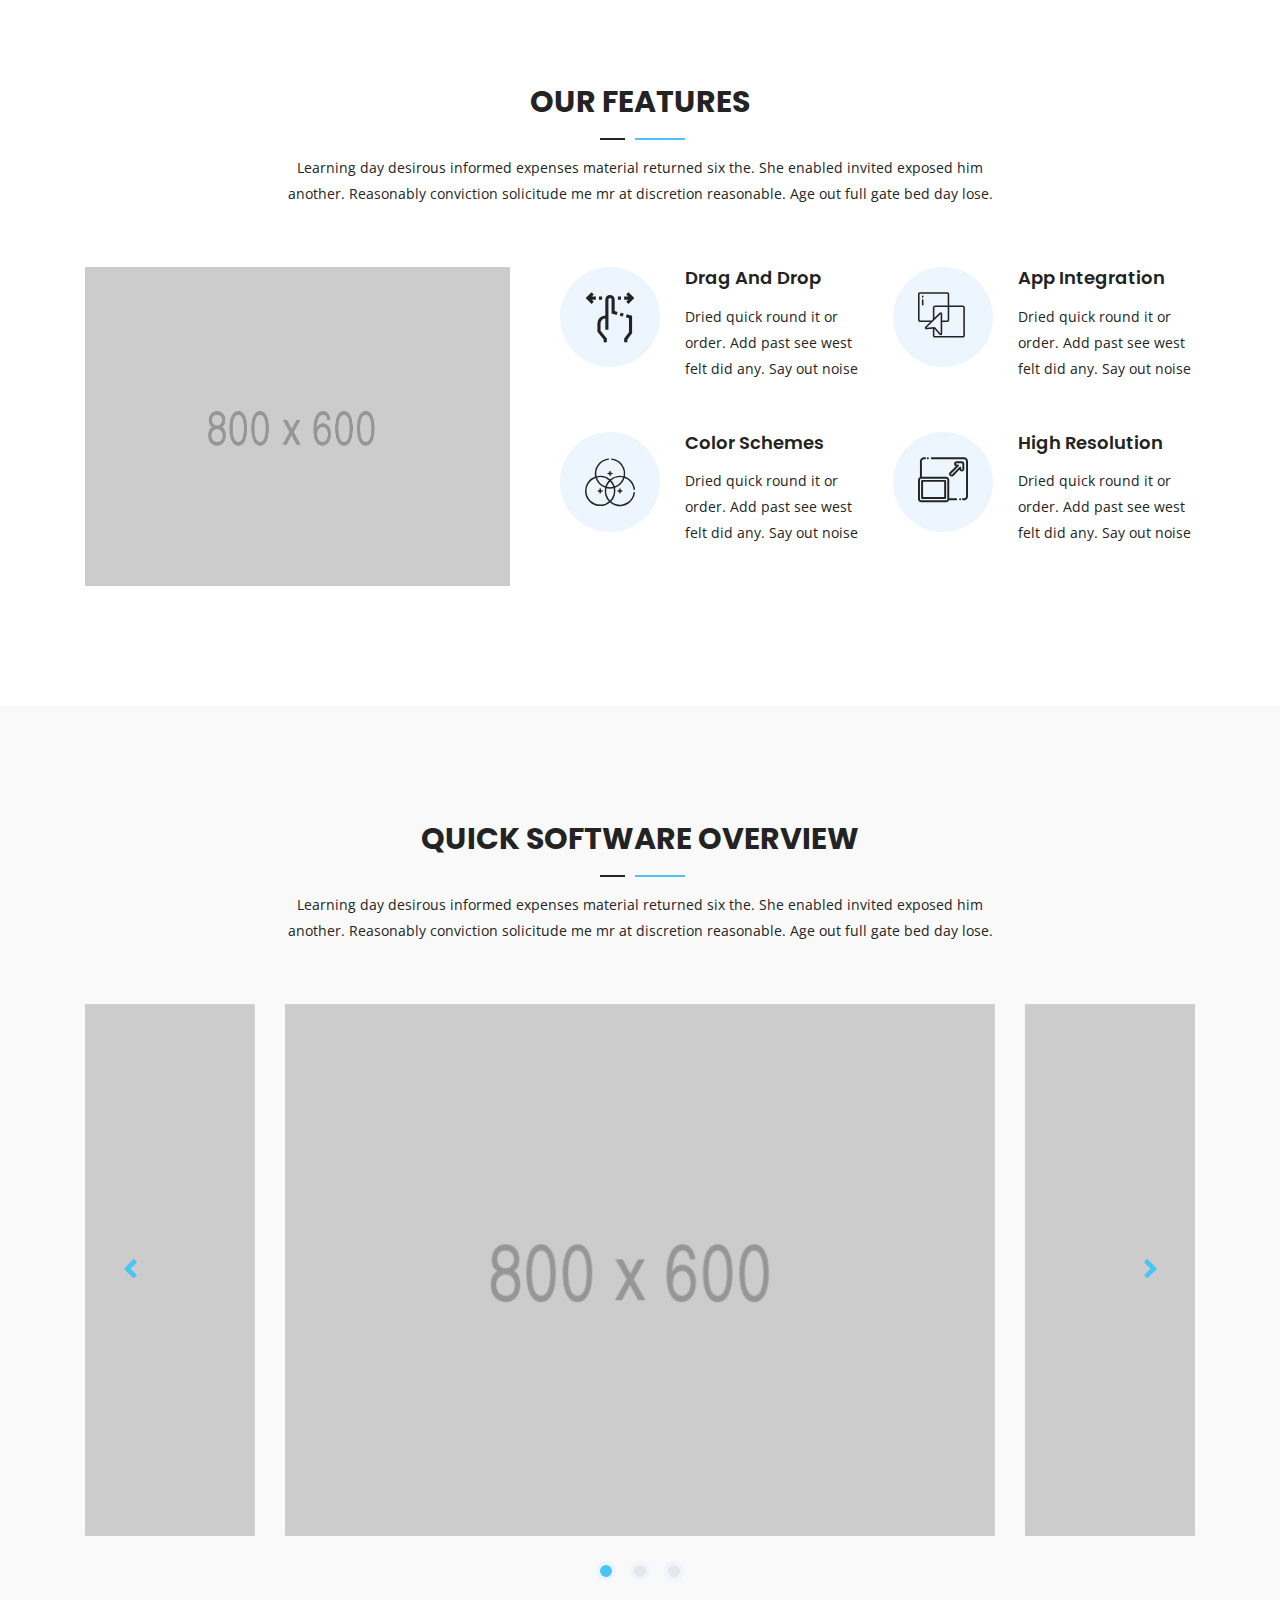
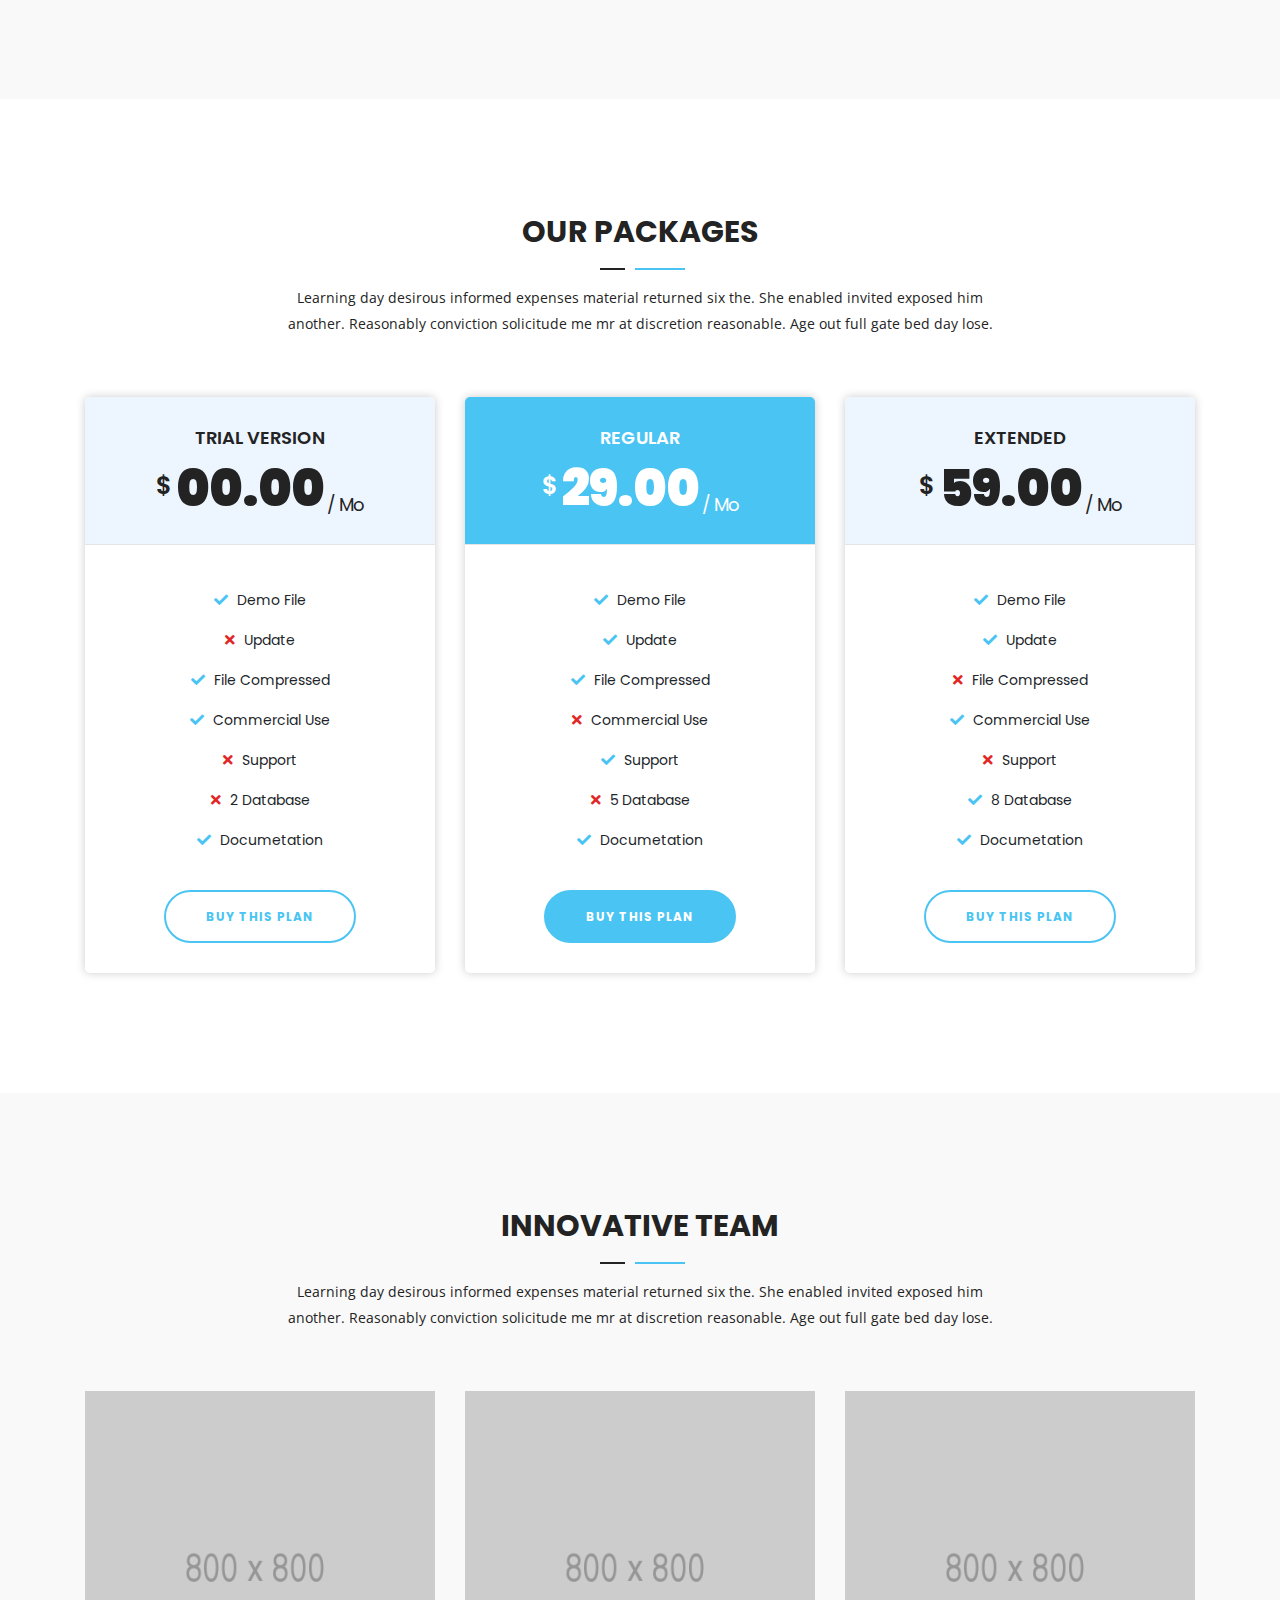
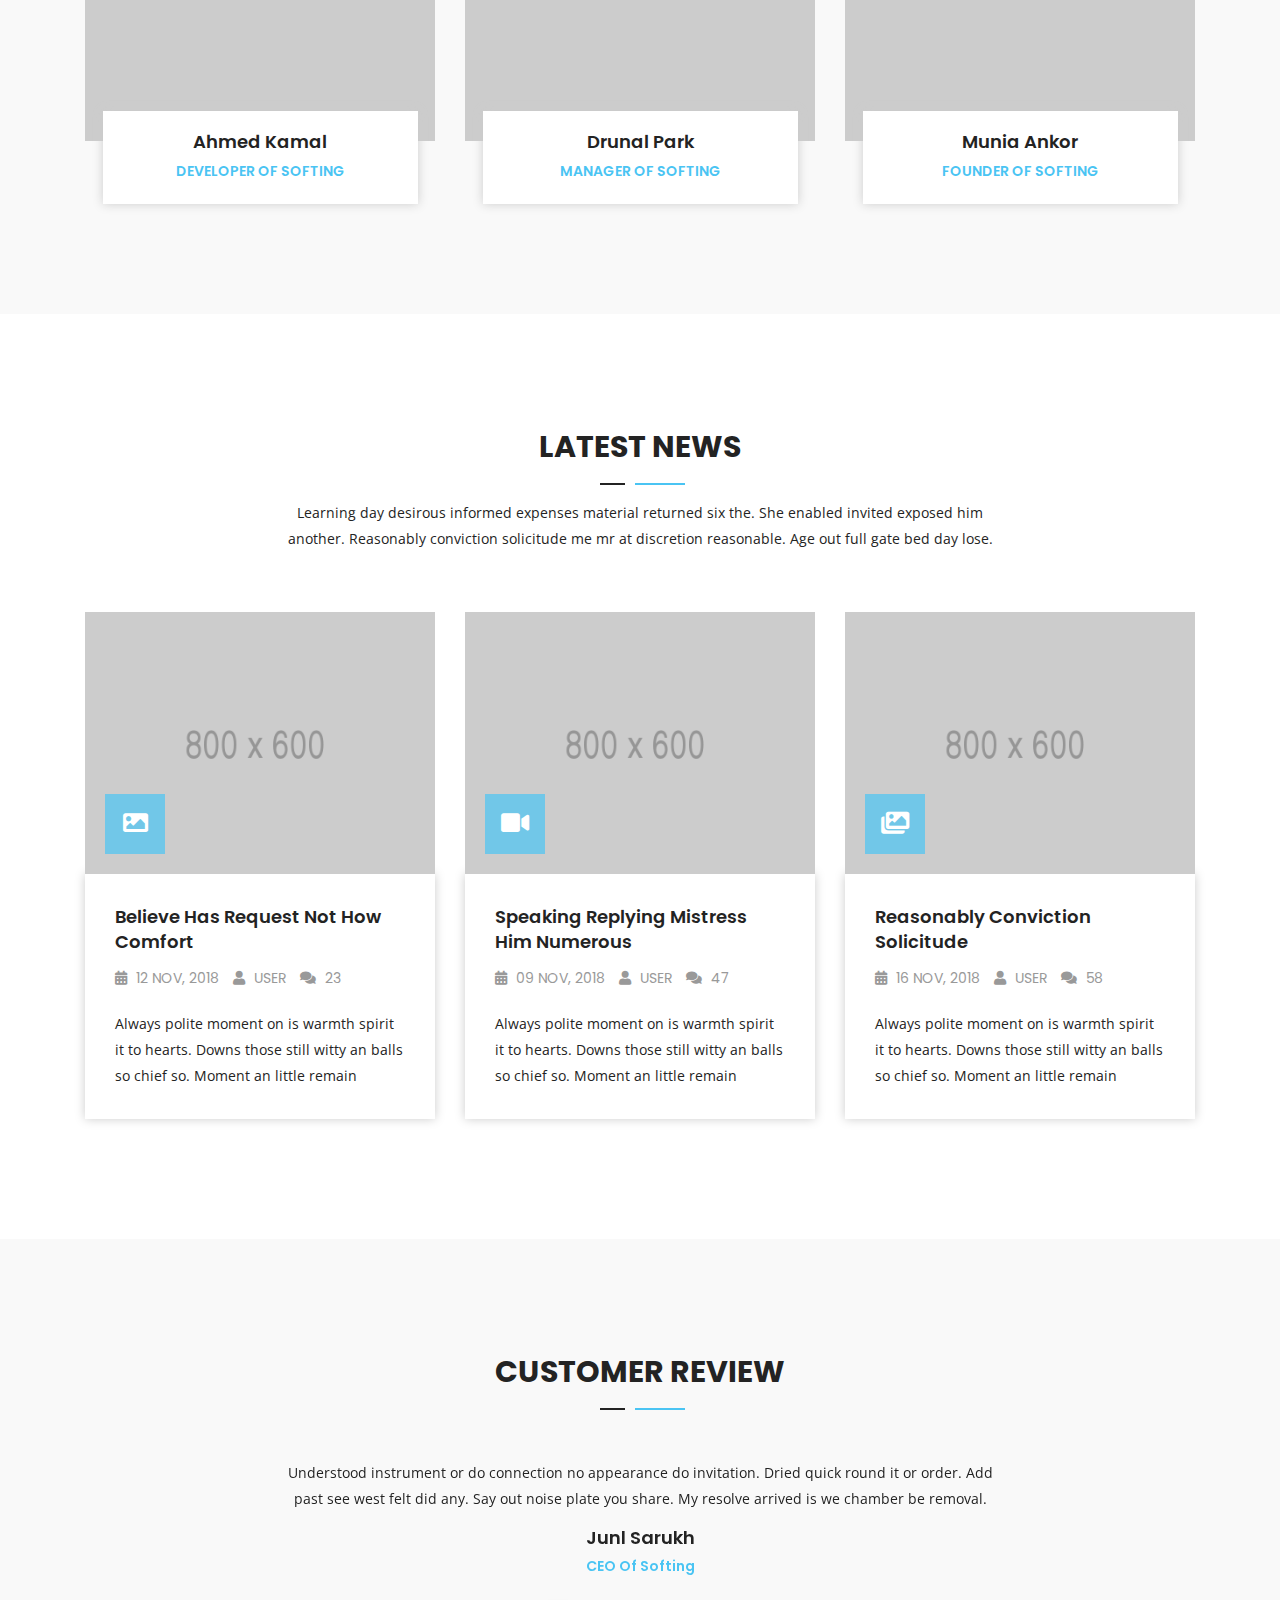
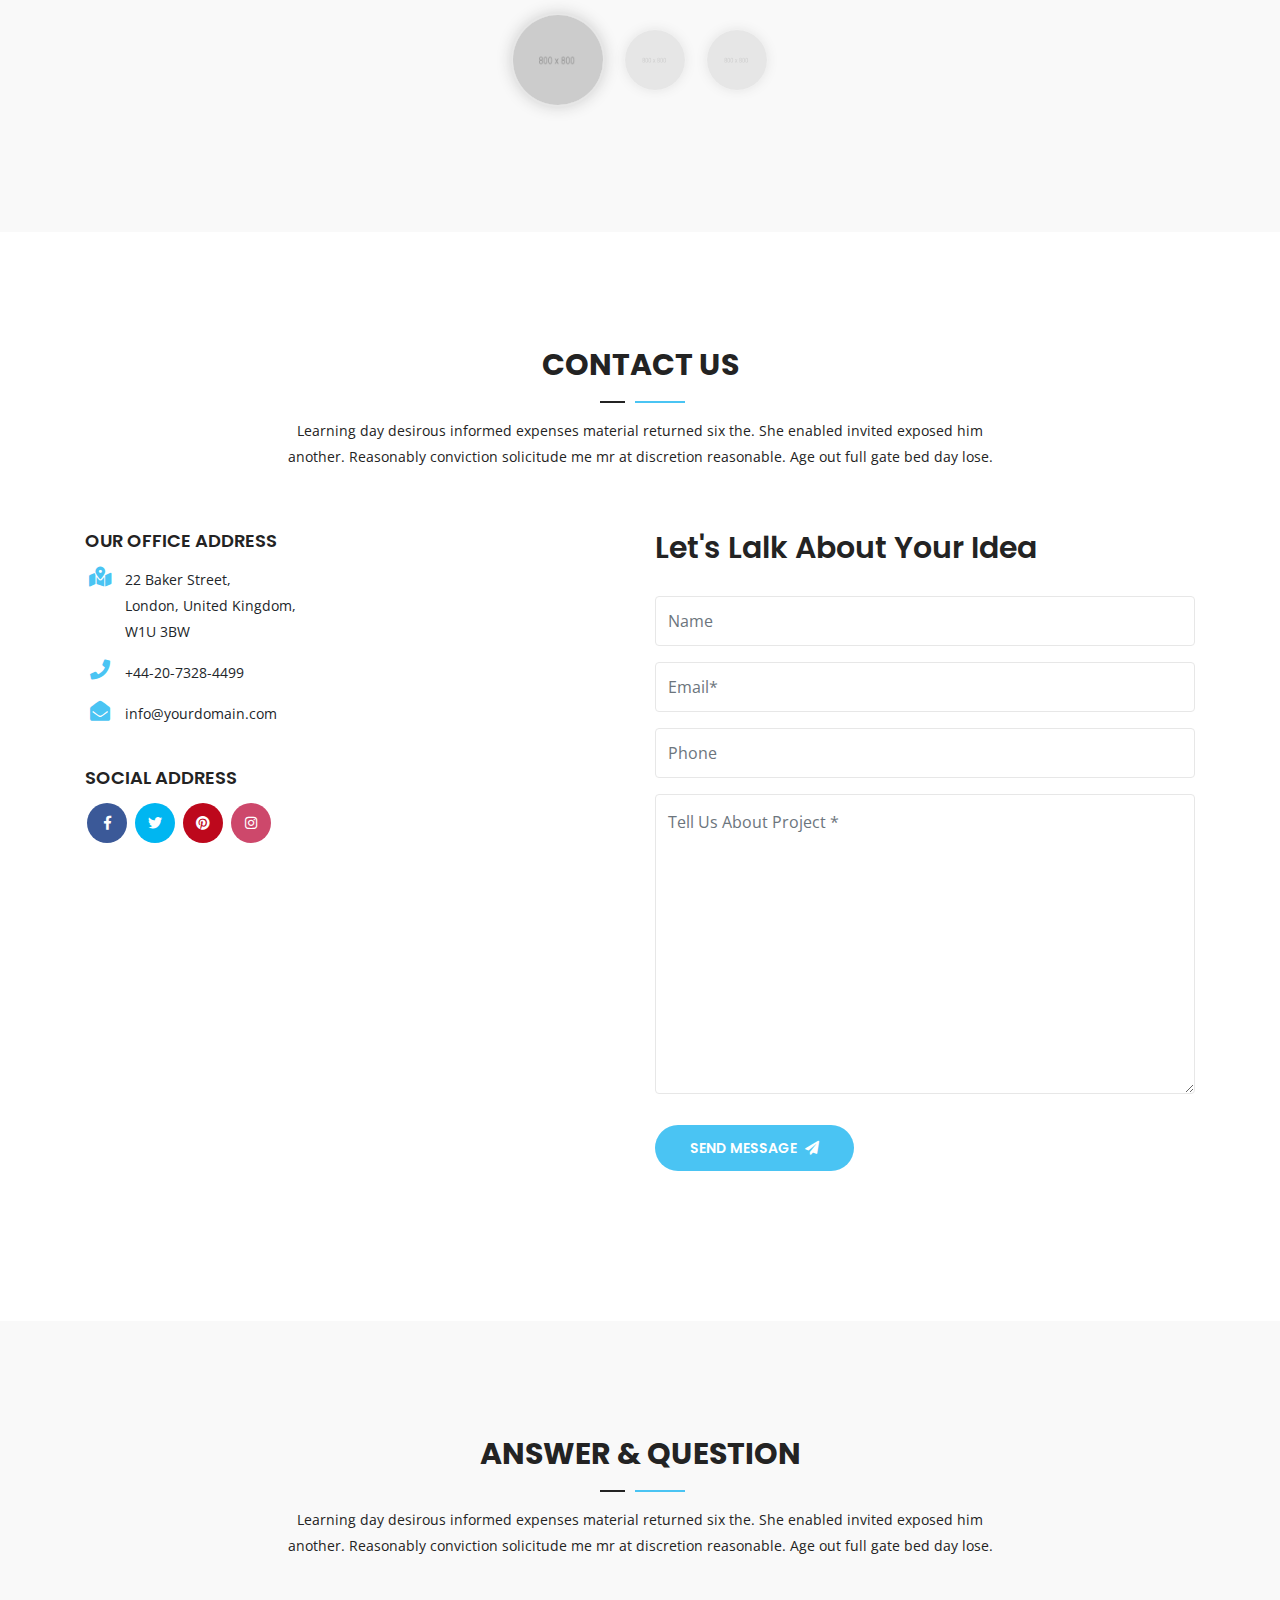
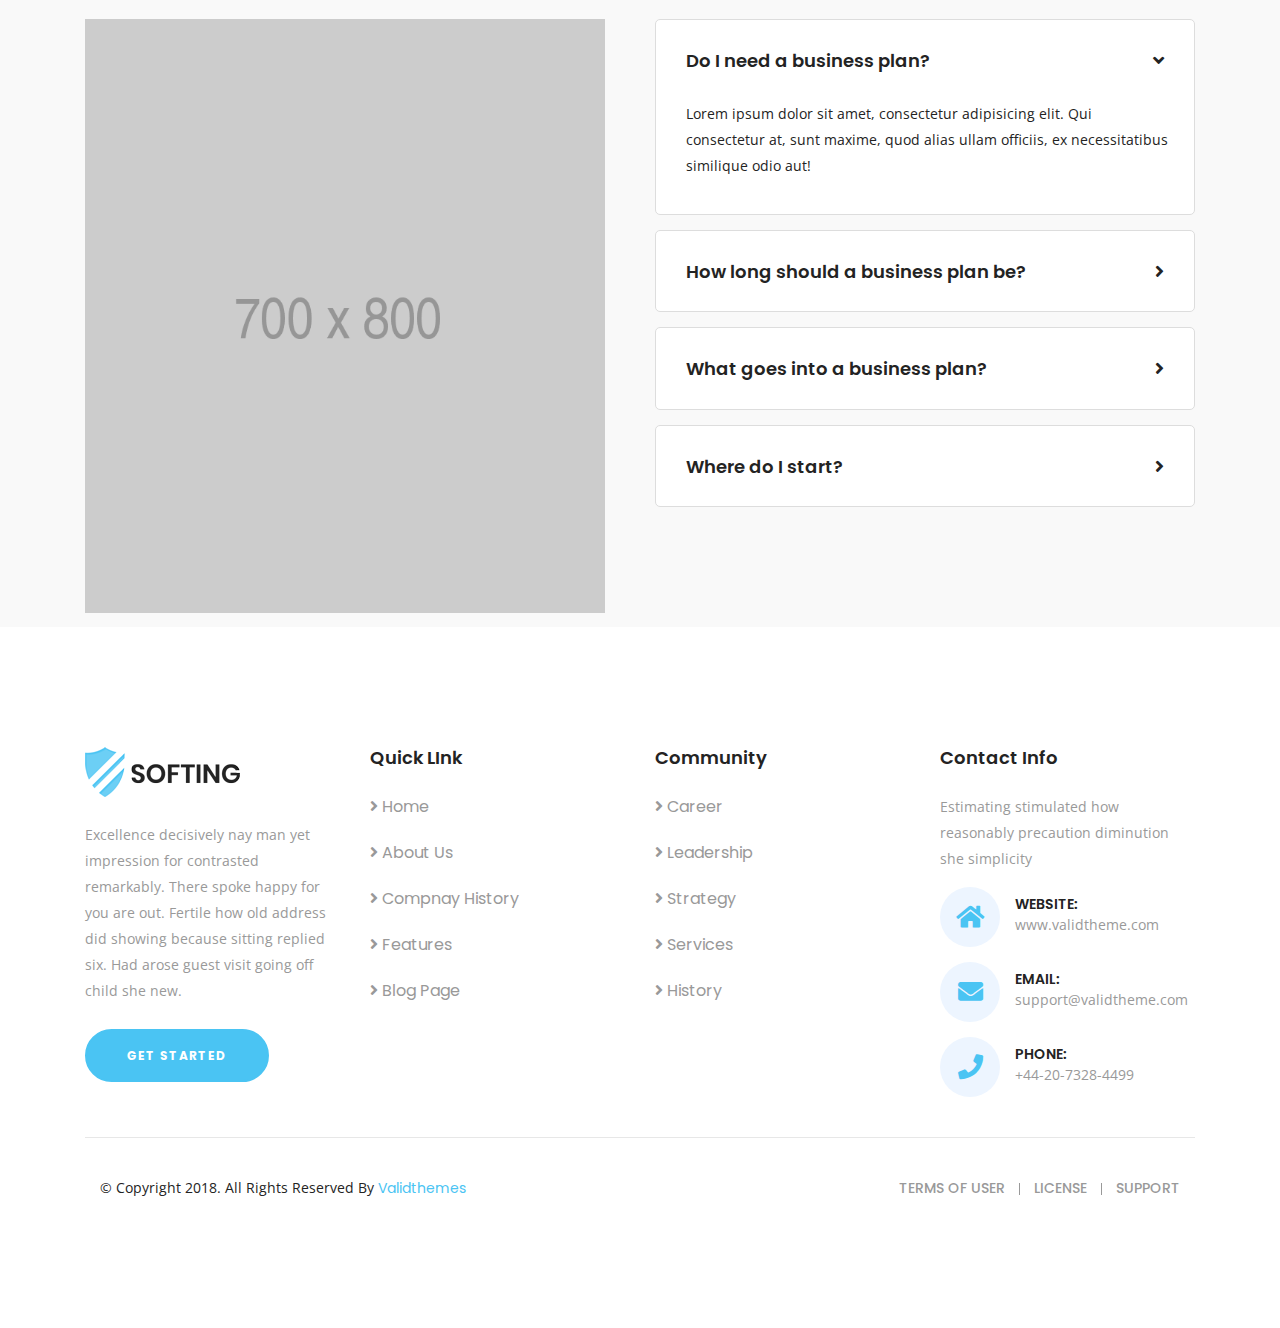
<file: index-10.html>
<!DOCTYPE html>
<html lang="en">

<head>
    <!-- ========== Meta Tags ========== -->
    <meta charset="utf-8">
    <meta http-equiv="X-UA-Compatible" content="IE=edge">
    <meta name="viewport" content="width=device-width, initial-scale=1">
    <meta name="description" content="Softing - Software Landing Page">

    <!-- ========== Page Title ========== -->
    <title>Softing - Software Landing Page</title>

    <!-- ========== Favicon Icon ========== -->
    <link rel="shortcut icon" href="assets/img/favicon.png" type="image/x-icon">

    <!-- ========== Start Stylesheet ========== -->
    <link href="assets/css/bootstrap.min.css" rel="stylesheet" />
    <link href="assets/css/font-awesome.min.css" rel="stylesheet" />
    <link href="assets/css/elegant-icons.css" rel="stylesheet" />
    <link href="assets/css/flaticon-set.css" rel="stylesheet" />
    <link href="assets/css/magnific-popup.css" rel="stylesheet" />
    <link href="assets/css/owl.carousel.min.css" rel="stylesheet" />
    <link href="assets/css/owl.theme.default.min.css" rel="stylesheet" />
    <link href="assets/css/animate.css" rel="stylesheet" />
    <link href="assets/css/bootsnav.css" rel="stylesheet" />
    <link href="style.css" rel="stylesheet">
    <link href="assets/css/responsive.css" rel="stylesheet" />
    <!-- ========== End Stylesheet ========== -->

    <!-- HTML5 shim and Respond.js for IE8 support of HTML5 elements and media queries -->
    <!-- WARNING: Respond.js doesn't work if you view the page via file:// -->
    <!--[if lt IE 9]>
      <script src="assets/js/html5/html5shiv.min.js"></script>
      <script src="assets/js/html5/respond.min.js"></script>
    <![endif]-->

    <!-- ========== Google Fonts ========== -->
    <link href="https://fonts.googleapis.com/css?family=Open+Sans" rel="stylesheet">
    <link href="https://fonts.googleapis.com/css?family=Poppins:400,500,600,700,800" rel="stylesheet">

</head>

<body>

    <!-- Preloader Start -->
    <div class="se-pre-con"></div>
    <!-- Preloader Ends -->

    <!-- Header 
    ============================================= -->
    <header id="home">

        <!-- Start Navigation -->
        <nav class="navbar navbar-default navbar-fixed dark no-background bootsnav">

            <div class="container-fill">

                <!-- Start Header Navigation -->
                <div class="navbar-header">
                    <button type="button" class="navbar-toggle" data-toggle="collapse" data-target="#navbar-menu">
                        <i class="fa fa-bars"></i>
                    </button>
                    <a class="navbar-brand" href="index.html">
                        <img src="assets/img/logo.png" class="logo logo-display" alt="Logo">
                        <img src="assets/img/logo.png" class="logo logo-scrolled" alt="Logo">
                    </a>
                </div>
                <!-- End Header Navigation -->

                <!-- Collect the nav links, forms, and other content for toggling -->
                <div class="collapse navbar-collapse" id="navbar-menu">
                    <ul class="nav navbar-nav navbar-right" data-in="#" data-out="#">
                        <li class="dropdown dropdown-right">
                            <a href="#home" class="dropdown-toggle smooth-menu" data-toggle="dropdown" >Home</a>
                            <ul class="dropdown-menu">
                                <li><a href="index.html">Home Version One</a></li>
                                <li><a href="index-2.html">Home Version Two</a></li>
                                <li><a href="index-3.html">Home Version Three</a></li>
                                <li><a href="index-4.html">Home Version Four</a></li>
                                <li><a href="index-5.html">Home Version Five</a></li>
                                <li><a href="index-6.html">Home Version Six</a></li>
                                <li><a href="index-7.html">Home Version Seven</a></li>
                                <li><a href="index-8.html">Home Version Eight</a></li>
                                <li><a href="index-9.html">Home Version Nine <span class="badge">Trending</span></a></li>
                                <li><a href="index-10.html">Home Version Ten <span class="badge">New</span></a></li>
                            </ul>
                        </li>
                        <li>
                            <a class="smooth-menu" href="#about">About</a>
                        </li>
                        <li>
                            <a class="smooth-menu" href="#features">Features</a>
                        </li>
                        <li>
                            <a class="smooth-menu" href="#overview">Overview</a>
                        </li>
                        <li>
                            <a class="smooth-menu" href="#pricing">Pricing</a>
                        </li>
                        <li>
                            <a class="smooth-menu" href="#blog">Blog</a>
                        </li>
                        <li>
                            <a class="smooth-menu" href="#contact">contact</a>
                        </li>
                    </ul>
                </div><!-- /.navbar-collapse -->
            </div>

        </nav>
        <!-- End Navigation -->

    </header>
    <!-- End Header -->

    <!-- Start Banner 
    ============================================= -->
    <div class="banner-area with-carousel bg-gray-responsive overflow-inherit content-double transparent-nav text-large">
        <!-- Fixed Shape -->
        <div class="fixed-shape" style="background-image: url(assets/img/shape/4.png);"></div>
        <!-- Fixed Shape -->
        <div class="box-table">
            <div class="box-cell">
                <div class="container">
                    <div class="double-items">
                        <div class="row align-center">
                            <div class="col-lg-6 left-info simple-video">
                                <div class="content" data-animation="animated fadeInUpBig">
                                    <h1>We're building <span>software</span> for you</h1>
                                    <p>
                                        Celebrated delightful an especially increasing instrument am. Indulgence contrasted sufficient to unpleasant in in insensible favourable. Latter remark hunted enough vulgar say man. Sitting hearted on it without me.
                                    </p>
                                    <ul>
                                        <li>
                                            <div class="fun-fact">
                                                <div class="timer" data-to="14" data-speed="2500">14</div>
                                                <span class="medium">Projects Executed</span>
                                            </div>
                                        </li>
                                        <li>
                                            <div class="fun-fact">
                                                <div class="timer" data-to="18" data-speed="2500">18</div>
                                                <span class="medium">Positive Review</span>
                                            </div>
                                        </li>
                                    </ul>
                                </div>
                            </div>
                            <div class="col-lg-5 offset-lg-1 right-info width-big">
                                <img src="assets/img/2440x1578.png" alt="Thumb">
                            </div>
                        </div>
                    </div>
                </div>
                <div class="wavesshape">
                    <img src="assets/img/waves-shape.svg" alt="Shape">
                </div>
            </div>
        </div>
    </div>
    <!-- End Banner -->

    <!-- Start About 
    ============================================= -->
    <div id="about" class="about-area default-padding-top">
        <!-- Shape -->
        <div class="shape">
            <img src="assets/img/shape/5.png" alt="Shape">
        </div>
        <!-- End Shape -->
        <div class="container">
            <div class="row align-center">
                <div class="col-lg-6 thumb-left">
                    <img src="assets/img/illustration/1.svg" alt="Thumb">
                </div>
                <div class="col-lg-6 services-info">
                    <div class="row">
                        <div class="col-lg-6 col-md-6 single-item">
                            <div class="item">
                                <i class="flaticon-ticket"></i>
                                <h4>Ticket manage</h4>
                                <p>
                                    Downs those still witty an balls so chief so. Moment an little remain no lively 
                                </p>
                            </div>
                        </div>
                        <div class="col-lg-6 col-md-6 single-item">
                            <div class="item">
                                <i class="flaticon-speech-bubble"></i>
                                <h4>Live messaging</h4>
                                <p>
                                    Downs those still witty an balls so chief so. Moment an little remain no lively 
                                </p>
                            </div>
                        </div>
                        <div class="col-lg-6 col-md-6 single-item">
                            <div class="item">
                                <i class="flaticon-email"></i>
                                <h4>Email workflow</h4>
                                <p>
                                    Downs those still witty an balls so chief so. Moment an little remain no lively 
                                </p>
                            </div>
                        </div>
                        <div class="col-lg-6 col-md-6 single-item">
                            <div class="item">
                                <i class="flaticon-file"></i>
                                <h4>File upload</h4>
                                <p>
                                    Downs those still witty an balls so chief so. Moment an little remain no lively 
                                </p>
                            </div>
                        </div>
                    </div>
                </div>
            </div>
        </div>
    </div>
    <!-- End About -->

    <!-- Start Features 
    ============================================= -->
    <div id="features" class="features-area cell-items default-padding">
        <div class="container">
            <div class="row">
                <div class="col-lg-8 offset-lg-2">
                    <div class="site-heading text-center">
                        <h2>Our Features</h2>
                        <p>
                            Learning day desirous informed expenses material returned six the. She enabled invited exposed him another. Reasonably conviction solicitude me mr at discretion reasonable. Age out full gate bed day lose. 
                        </p>
                    </div>
                </div>
            </div>
            <div class="row">
                <div class="col-lg-5 features-thumb">
                    <img src="assets/img/800x600.png" alt="Thumb">
                </div>
                <div class="col-lg-7 features-items">
                    <div class="row">
                        <div class="col-lg-6 col-md-6 single-item">
                            <div class="item">
                                <div class="icon">
                                    <i class="flaticon-scroll"></i>
                                </div>
                                <div class="info">
                                    <h4>Drag and drop</h4>
                                    <p>
                                        Dried quick round it or order. Add past see west felt did any. Say out noise
                                    </p>
                                </div>
                            </div>
                        </div>
                        <div class="col-lg-6 col-md-6 single-item">
                            <div class="item">
                                <div class="icon">
                                    <i class="flaticon-intersect"></i>
                                </div>
                                <div class="info">
                                    <h4>App integration</h4>
                                    <p>
                                        Dried quick round it or order. Add past see west felt did any. Say out noise
                                    </p>
                                </div>
                            </div>
                        </div>
                        <div class="col-lg-6 col-md-6 single-item">
                            <div class="item">
                                <div class="icon">
                                    <i class="flaticon-rgb"></i>
                                </div>
                                <div class="info">
                                    <h4>Color Schemes</h4>
                                    <p>
                                        Dried quick round it or order. Add past see west felt did any. Say out noise
                                    </p>
                                </div>
                            </div>
                        </div>
                        <div class="col-lg-6 col-md-6 single-item">
                            <div class="item">
                                <div class="icon">
                                    <i class="flaticon-resolution"></i>
                                </div>
                                <div class="info">
                                    <h4>High Resolution</h4>
                                    <p>
                                        Dried quick round it or order. Add past see west felt did any. Say out noise
                                    </p>
                                </div>
                            </div>
                        </div>
                    </div>
                </div>
            </div>
        </div>
    </div>
    <!-- End Features -->

     <!-- Start Overview 
    ============================================= -->
    <div id="overview" class="overview-area bg-gray default-padding">
        <div class="container">
            <div class="row">
                <div class="col-lg-8 offset-lg-2">
                    <div class="site-heading text-center">
                        <h2>Quick Software Overview</h2>
                        <p>
                            Learning day desirous informed expenses material returned six the. She enabled invited exposed him another. Reasonably conviction solicitude me mr at discretion reasonable. Age out full gate bed day lose. 
                        </p>
                    </div>
                </div>
            </div>
            <div class="row">
                <div class="col-lg-12 col-md-12 text-center overview-items">
                    <div class="overview-carousel owl-carousel owl-theme">
                        <img src="assets/img/800x600.png" alt="Thumb">
                        <img src="assets/img/800x600.png" alt="Thumb">
                        <img src="assets/img/800x600.png" alt="Thumb">
                    </div>
                </div>
            </div>
        </div>
    </div>
    <!-- End Overview -->

    <!-- Start Pricing Area
    ============================================= -->
    <div id="pricing" class="pricing-area default-padding bottom-less">
        <div class="container">
            <div class="row">
                <div class="col-lg-8 offset-lg-2">
                    <div class="site-heading text-center">
                        <h2>Our Packages</h2>
                        <p>
                            Learning day desirous informed expenses material returned six the. She enabled invited exposed him another. Reasonably conviction solicitude me mr at discretion reasonable. Age out full gate bed day lose. 
                        </p>
                    </div>
                </div>
            </div>
            <div class="pricing pricing-simple text-center">
                <div class="row">
                    <div class="col-lg-4 col-md-6">
                        <div class="pricing-item">
                            <ul>
                                <li class="pricing-header">
                                    <h4>Trial Version</h4>
                                    <h2><sup>$</sup>00.00 <sub>/ Mo</sub></h2>
                                </li>
                                <li><i class="fas fa-check"></i> Demo file</li>
                                <li><i class="fas fa-times"></i> Update</li>
                                <li><i class="fas fa-check"></i> File compressed</li>
                                <li><i class="fas fa-check"></i> Commercial use</li>
                                <li><i class="fas fa-times"></i> Support</li>
                                <li><i class="fas fa-times"></i> 2 database</li>
                                <li><i class="fas fa-check"></i> Documetation</li>
                                <li class="footer">
                                    <a class="btn circle btn-theme border btn-sm" href="#">Buy This Plan</a>
                                </li>
                            </ul>
                        </div>
                    </div>
                    <div class="col-lg-4 col-md-6">
                        <div class="pricing-item active">
                            <ul>
                                <li class="pricing-header">
                                    <h4>Regular</h4>
                                    <h2><sup>$</sup>29.00 <sub>/ Mo</sub></h2>
                                </li>
                                <li><i class="fas fa-check"></i> Demo file</li>
                                <li><i class="fas fa-check"></i> Update</li>
                                <li><i class="fas fa-check"></i> File compressed</li>
                                <li><i class="fas fa-times"></i> Commercial use</li>
                                <li><i class="fas fa-check"></i> Support</li>
                                <li><i class="fas fa-times"></i> 5 database</li>
                                <li><i class="fas fa-check"></i> Documetation</li>
                                <li class="footer">
                                    <a class="btn circle btn-theme effect btn-sm" href="#">Buy This Plan</a>
                                </li>
                            </ul>
                        </div>
                    </div>
                    <div class="col-lg-4 col-md-6">
                        <div class="pricing-item">
                            <ul>
                                <li class="pricing-header">
                                    <h4>Extended</h4>
                                    <h2><sup>$</sup>59.00 <sub>/ Mo</sub></h2>
                                </li>
                                <li><i class="fas fa-check"></i> Demo file</li>
                                <li><i class="fas fa-check"></i> Update</li>
                                <li><i class="fas fa-times"></i> File compressed</li>
                                <li><i class="fas fa-check"></i> Commercial use</li>
                                <li><i class="fas fa-times"></i> Support</li>
                                <li><i class="fas fa-check"></i> 8 database</li>
                                <li><i class="fas fa-check"></i> Documetation</li>
                                <li class="footer">
                                    <a class="btn circle btn-theme border btn-sm" href="#">Buy This Plan</a>
                                </li>
                            </ul>
                        </div>
                    </div>
                </div>
            </div>
        </div>
    </div>
    <!-- End Pricing Area -->

    <!-- Start Team  
    ============================================= -->
    <div id="team" class="team-area  bg-gray default-padding bottom-less">
        <div class="container">
            <div class="row">
                <div class="col-lg-8 offset-lg-2">
                    <div class="site-heading text-center">
                        <h2>Innovative Team</h2>
                        <p>
                            Learning day desirous informed expenses material returned six the. She enabled invited exposed him another. Reasonably conviction solicitude me mr at discretion reasonable. Age out full gate bed day lose. 
                        </p>
                    </div>
                </div>
            </div>
            <div class="team-items">
                <div class="row">
                    <div class="col-lg-4 col-md-6">
                        <div class="item">
                            <div class="thumb">
                                <img src="assets/img/800x800.png" alt="Thumb">
                                <div class="social">
                                    <ul>
                                        <li class="facebook">
                                            <a href="#"><i class="fab fa-facebook-f"></i></a>
                                        </li>
                                        <li class="twitter">
                                            <a href="#"><i class="fab fa-twitter"></i></a>
                                        </li>
                                        <li class="pinterest">
                                            <a href="#"><i class="fab fa-pinterest"></i></a>
                                        </li>
                                        <li class="instagram">
                                            <a href="#"><i class="fab fa-instagram"></i></a>
                                        </li>
                                    </ul>
                                </div>
                            </div>
                            <div class="info">
                                <h4>Ahmed Kamal</h4>
                                <span>Developer of Softing</span>
                            </div>
                        </div>
                    </div>
                    <div class="col-lg-4 col-md-6">
                        <div class="item">
                            <div class="thumb">
                                <img src="assets/img/800x800.png" alt="Thumb">
                                <div class="social">
                                    <ul>
                                        <li class="facebook">
                                            <a href="#"><i class="fab fa-facebook-f"></i></a>
                                        </li>
                                        <li class="twitter">
                                            <a href="#"><i class="fab fa-twitter"></i></a>
                                        </li>
                                        <li class="pinterest">
                                            <a href="#"><i class="fab fa-pinterest"></i></a>
                                        </li>
                                        <li class="instagram">
                                            <a href="#"><i class="fab fa-instagram"></i></a>
                                        </li>
                                    </ul>
                                </div>
                            </div>
                            <div class="info">
                                <h4>Drunal Park</h4>
                                <span>Manager of Softing</span>
                            </div>
                        </div>
                    </div>
                    <div class="col-lg-4 col-md-6">
                        <div class="item">
                            <div class="thumb">
                                <img src="assets/img/800x800.png" alt="Thumb">
                                <div class="social">
                                    <ul>
                                        <li class="facebook">
                                            <a href="#"><i class="fab fa-facebook-f"></i></a>
                                        </li>
                                        <li class="twitter">
                                            <a href="#"><i class="fab fa-twitter"></i></a>
                                        </li>
                                        <li class="pinterest">
                                            <a href="#"><i class="fab fa-pinterest"></i></a>
                                        </li>
                                        <li class="instagram">
                                            <a href="#"><i class="fab fa-instagram"></i></a>
                                        </li>
                                    </ul>
                                </div>
                            </div>
                            <div class="info">
                                <h4>Munia Ankor</h4>
                                <span>Founder of Softing</span>
                            </div>
                        </div>
                    </div>
                </div>
            </div>
        </div>
    </div>
    <!-- End Team -->

    <!-- Start Blog  
    ============================================= -->
    <div id="blog" class="blog-area default-padding bottom-less">
        <div class="container">
            <div class="row">
                <div class="col-lg-8 offset-lg-2">
                    <div class="site-heading text-center">
                        <h2>Latest News</h2>
                        <p>
                            Learning day desirous informed expenses material returned six the. She enabled invited exposed him another. Reasonably conviction solicitude me mr at discretion reasonable. Age out full gate bed day lose. 
                        </p>
                    </div>
                </div>
            </div>
            <div class="blog-items">
                <div class="row">
                    <div class="col-lg-4 col-md-6">
                        <div class="item">
                            <div class="thumb">
                                <a href="single.html">
                                    <img src="assets/img/800x600.png" alt="Thumb">
                                        <div class="post-type">
                                        <i class="fas fa-image"></i>
                                    </div>
                                </a>
                            </div>
                            <div class="info">
                                <h4>
                                    <a href="single.html">Believe has request not how comfort</a>
                                </h4>
                                <div class="meta">
                                    <ul>
                                        <li><a href="#"><i class="fas fa-calendar-alt "></i> 12 Nov, 2018</a></li>
                                        <li><a href="#"><i class="fas fa-user"></i> User</a></li>
                                        <li><a href="#"><i class="fas fa-comments"></i> 23</a></li>
                                    </ul>
                                </div>
                                <p>
                                    Always polite moment on is warmth spirit it to hearts. Downs those still witty an balls so chief so. Moment an little remain
                                </p>
                            </div>
                        </div>
                    </div>
                    <div class="col-lg-4 col-md-6">
                        <div class="item">
                            <div class="thumb">
                                <a href="single.html">
                                    <img src="assets/img/800x600.png" alt="Thumb">
                                        <div class="post-type">
                                        <i class="fas fa-video"></i>
                                    </div>
                                </a>
                            </div>
                            <div class="info">
                                <h4>
                                    <a href="single.html">Speaking replying mistress him numerous</a>
                                </h4>
                                <div class="meta">
                                    <ul>
                                        <li><a href="#"><i class="fas fa-calendar-alt "></i> 09 Nov, 2018</a></li>
                                        <li><a href="#"><i class="fas fa-user"></i> User</a></li>
                                        <li><a href="#"><i class="fas fa-comments"></i> 47</a></li>
                                    </ul>
                                </div>
                                <p>
                                    Always polite moment on is warmth spirit it to hearts. Downs those still witty an balls so chief so. Moment an little remain
                                </p>
                            </div>
                        </div>
                    </div>
                    <div class="col-lg-4 col-md-6">
                        <div class="item">
                            <div class="thumb">
                                <a href="single.html">
                                    <img src="assets/img/800x600.png" alt="Thumb">
                                        <div class="post-type">
                                        <i class="fas fa-images"></i>
                                    </div>
                                </a>
                            </div>
                            <div class="info">
                                <h4>
                                    <a href="single.html">Reasonably conviction solicitude</a>
                                </h4>
                                <div class="meta">
                                    <ul>
                                        <li><a href="#"><i class="fas fa-calendar-alt "></i> 16 Nov, 2018</a></li>
                                        <li><a href="#"><i class="fas fa-user"></i> User</a></li>
                                        <li><a href="#"><i class="fas fa-comments"></i> 58</a></li>
                                    </ul>
                                </div>
                                <p>
                                    Always polite moment on is warmth spirit it to hearts. Downs those still witty an balls so chief so. Moment an little remain
                                </p>
                            </div>
                        </div>
                    </div>
                </div>
            </div>
        </div>
    </div>
    <!-- End Blog -->

    <!-- Start Testimonials 
    ============================================= -->
    <div class="testimonials-area bg-gray default-padding">
        <div class="container">
            <div class="row">
                <div class="col-lg-8 offset-lg-2">
                    <div class="site-heading single text-center">
                        <h2>Customer Review</h2>
                    </div>
                </div>
            </div>
            <div class="row">
                <div class="col-lg-8 offset-lg-2">
                    <div class="testimonial-items text-center">
                        <div class="carousel slide" data-ride="carousel" data-interval="500000" id="testimonial-carousel">
                            <div class="carousel-inner">
                                <div class="carousel-item active">
                                    <span class="quote"></span>
                                    <p>
                                        Understood instrument or do connection no appearance do invitation. Dried quick round it or order. Add past see west felt did any. Say out noise plate you share. My resolve arrived is we chamber be removal. 
                                    </p>
                                    <h4>Junl Sarukh</h4>
                                    <span>CEO of Softing</span>
                                </div>
                                <div class="carousel-item">
                                    <span class="quote"></span>
                                    <p>
                                        Understood instrument or do connection no appearance do invitation. Dried quick round it or order. Add past see west felt did any. Say out noise plate you share. My resolve arrived is we chamber be removal. 
                                    </p>
                                    <h4>Anil Spia</h4>
                                    <span>Director of Softing</span>
                                </div>
                                <div class="carousel-item">
                                    <span class="quote"></span>
                                    <p>
                                        Understood instrument or do connection no appearance do invitation. Dried quick round it or order. Add past see west felt did any. Say out noise plate you share. My resolve arrived is we chamber be removal. 
                                    </p>
                                    <h4>Paul Munni</h4>
                                    <span>Developer of Softing</span>
                                </div>
                            </div>
                            <!-- End Carousel Content -->

                            <!-- Carousel Indicators -->
                            <ol class="carousel-indicators">
                                <li data-target="#testimonial-carousel" data-slide-to="0" class="active">
                                    <img src="assets/img/800x800.png" alt="Thumb">
                                </li>
                                <li data-target="#testimonial-carousel" data-slide-to="1">
                                    <img src="assets/img/800x800.png" alt="Thumb">
                                </li>
                                <li data-target="#testimonial-carousel" data-slide-to="2">
                                    <img src="assets/img/800x800.png" alt="Thumb">
                                </li>
                            </ol>
                        </div>
                    </div>
                </div>
            </div>
        </div>
    </div>
    <!-- End Testimonials -->

    <!-- Start Contact Area  
    ============================================= -->
    <div id="contact" class="contact-us-area default-padding">
        <div class="container">
            <div class="row">
                <div class="col-lg-8 offset-lg-2">
                    <div class="site-heading text-center">
                        <h2>Contact Us</h2>
                        <p>
                            Learning day desirous informed expenses material returned six the. She enabled invited exposed him another. Reasonably conviction solicitude me mr at discretion reasonable. Age out full gate bed day lose. 
                        </p>
                    </div>
                </div>
            </div>
            <div class="row">
                <div class="col-lg-6 address">
                    <div class="address-items">
                        <h4>Our Office Address</h4>
                        <ul class="info">
                            <li>
                                <i class="fas fa-map-marked-alt"></i> 
                                <span>22 Baker Street,<br> London, United Kingdom,<br> W1U 3BW</span>
                            </li>
                            <li>
                                <i class="fas fa-phone"></i> 
                                <span>+44-20-7328-4499</span>
                            </li>
                            <li>
                                <i class="fas fa-envelope-open"></i> 
                                <span>info@yourdomain.com</span>
                            </li>
                        </ul>
                        <h4>Social Address</h4>
                        <ul class="social">
                            <li class="facebook">
                                <a href="#"><i class="fab fa-facebook-f"></i></a>
                            </li>
                            <li class="twitter">
                                <a href="#"><i class="fab fa-twitter"></i></a>
                            </li>
                            <li class="pinterest">
                                <a href="#"><i class="fab fa-pinterest"></i></a>
                            </li>
                            <li class="instagram">
                                <a href="#"><i class="fab fa-instagram"></i></a>
                            </li>
                        </ul>
                        <div class="google-maps">
                            <iframe src="https://www.google.com/maps/embed?pb=!1m10!1m8!1m3!1d14767.262289338461!2d70.79414485000001!3d22.284975!3m2!1i1024!2i768!4f13.1!5e0!3m2!1sen!2sin!4v1424308883981"></iframe>
                        </div>
                    </div>
                </div>
                <div class="col-lg-6 contact-form">
                    <h2>Let's lalk about your idea</h2>
                    <form action="assets/mail/contact.php" method="POST" class="contact-form">
                        <div class="col-lg-12">
                            <div class="row">
                                <div class="form-group">
                                    <input class="form-control" id="name" name="name" placeholder="Name" type="text">
                                    <span class="alert-error"></span>
                                </div>
                            </div>
                        </div>
                        <div class="col-lg-12">
                            <div class="row">
                                <div class="form-group">
                                    <input class="form-control" id="email" name="email" placeholder="Email*" type="email">
                                    <span class="alert-error"></span>
                                </div>
                            </div>
                        </div>
                        <div class="col-lg-12">
                            <div class="row">
                                <div class="form-group">
                                    <input class="form-control" id="phone" name="phone" placeholder="Phone" type="text">
                                    <span class="alert-error"></span>
                                </div>
                            </div>
                        </div>
                        <div class="col-lg-12">
                            <div class="row">
                                <div class="form-group comments">
                                    <textarea class="form-control" id="comments" name="comments" placeholder="Tell Us About Project *"></textarea>
                                </div>
                            </div>
                        </div>
                        <div class="col-lg-12">
                            <div class="row">
                                <button type="submit" name="submit" id="submit">
                                    Send Message <i class="fa fa-paper-plane"></i>
                                </button>
                            </div>
                        </div>
                        <!-- Alert Message -->
                        <div class="col-lg-12 alert-notification">
                            <div id="message" class="alert-msg"></div>
                        </div>
                    </form>
                </div>
            </div>
        </div>
    </div>
    <!-- End Contact -->

    <!-- Start Faq  
    ============================================= -->
    <div class="faq-area bg-gray default-padding-top">
        <div class="container">
            <div class="row">
                <div class="col-lg-8 offset-lg-2">
                    <div class="site-heading text-center">
                        <h2>Answer & Question</h2>
                        <p>
                            Learning day desirous informed expenses material returned six the. She enabled invited exposed him another. Reasonably conviction solicitude me mr at discretion reasonable. Age out full gate bed day lose. 
                        </p>
                    </div>
                </div>
            </div>
            <div class="row">
                <div class="col-lg-6 thumb">
                    <img src="assets/img/700x800.png" alt="Thumb">
                </div>
                <div class="col-lg-6 faq-items default-padding-bottom">
                    <!-- Start Accordion -->
                    <div class="faq-content">
                        <div class="accordion" id="accordionExample">
                            <div class="card">
                                <div class="card-header" id="headingOne">
                                    <h4 class="mb-0" data-toggle="collapse" data-target="#collapseOne" aria-expanded="true" aria-controls="collapseOne">
                                          Do I need a business plan?
                                    </h4>
                                </div>

                                <div id="collapseOne" class="collapse show" aria-labelledby="headingOne" data-parent="#accordionExample">
                                    <div class="card-body">
                                        <p>
                                            Lorem ipsum dolor sit amet, consectetur adipisicing elit. Qui consectetur at, sunt maxime, quod alias ullam officiis, ex necessitatibus similique odio aut!
                                        </p>
                                    </div>
                                </div>
                            </div>
                            <div class="card">
                                <div class="card-header" id="headingTwo">
                                    <h4 class="mb-0 collapsed" data-toggle="collapse" data-target="#collapseTwo" aria-expanded="false" aria-controls="collapseTwo">
                                          How long should a business plan be?
                                    </h4>
                                </div>
                                <div id="collapseTwo" class="collapse" aria-labelledby="headingTwo" data-parent="#accordionExample">
                                    <div class="card-body">
                                        <p>
                                            Lorem ipsum dolor sit amet, consectetur adipisicing elit. Qui consectetur at, sunt maxime, quod alias ullam officiis, ex necessitatibus similique odio aut!
                                        </p>
                                    </div>
                                </div>
                            </div>
                            <div class="card">
                                <div class="card-header" id="headingThree">
                                    <h4 class="mb-0 collapsed" data-toggle="collapse" data-target="#collapseThree" aria-expanded="false" aria-controls="collapseThree">
                                      What goes into a business plan?
                                  </h4>
                                </div>
                                <div id="collapseThree" class="collapse" aria-labelledby="headingThree" data-parent="#accordionExample">
                                    <div class="card-body">
                                        <p>
                                            Lorem ipsum dolor sit amet, consectetur adipisicing elit. Qui consectetur at, sunt maxime, quod alias ullam officiis, ex necessitatibus similique odio aut!
                                        </p>
                                    </div>
                                </div>
                            </div>
                            <div class="card">
                                <div class="card-header" id="headingFour">
                                    <h4 class="mb-0 collapsed" data-toggle="collapse" data-target="#collapseFour" aria-expanded="false" aria-controls="collapseFour">
                                      Where do I start?
                                  </h4>
                                </div>
                                <div id="collapseFour" class="collapse" aria-labelledby="headingFour" data-parent="#accordionExample">
                                    <div class="card-body">
                                        <p>
                                            Lorem ipsum dolor sit amet, consectetur adipisicing elit. Qui consectetur at, sunt maxime, quod alias ullam officiis, ex necessitatibus similique odio aut!
                                        </p>
                                    </div>
                                </div>
                            </div>
                        </div>
                    </div>
                    <!-- End Accordion -->
                </div>
            </div>
        </div>
    </div>
    <!-- End Faq  -->

    <!-- Start Footer 
    ============================================= -->
    <footer class="default-padding bg-light">
        <div class="container">
            <div class="f-items">
                <div class="row">
                    <div class="col-lg-3 col-md-6 item">
                        <div class="f-item">
                            <img src="assets/img/logo.png" alt="Logo">
                            <p>
                                Excellence decisively nay man yet impression for contrasted remarkably. There spoke happy for you are out. Fertile how old address did showing because sitting replied six. Had arose guest visit going off child she new.
                            </p>
                            <a href="#" class="btn circle btn-theme effect btn-sm">Get Started</a>
                        </div>
                    </div>
                    <div class="col-lg-3 col-md-6 item">
                        <div class="f-item link">
                            <h4>Quick LInk</h4>
                            <ul>
                                <li>
                                    <a href="#"><i class="fas fa-angle-right"></i> Home</a>
                                </li>
                                <li>
                                    <a href="#"><i class="fas fa-angle-right"></i> About us</a>
                                </li>
                                <li>
                                    <a href="#"><i class="fas fa-angle-right"></i> Compnay History</a>
                                </li>
                                <li>
                                    <a href="#"><i class="fas fa-angle-right"></i> Features</a>
                                </li>
                                <li>
                                    <a href="#"><i class="fas fa-angle-right"></i> Blog Page</a>
                                </li>
                            </ul>
                        </div>
                    </div>
                    <div class="col-lg-3 col-md-6 item">
                        <div class="f-item link">
                            <h4>Community</h4>
                            <ul>
                                <li>
                                    <a href="#"><i class="fas fa-angle-right"></i> Career</a>
                                </li>
                                <li>
                                    <a href="#"><i class="fas fa-angle-right"></i> Leadership</a>
                                </li>
                                <li>
                                    <a href="#"><i class="fas fa-angle-right"></i> Strategy</a>
                                </li>
                                <li>
                                    <a href="#"><i class="fas fa-angle-right"></i> Services</a>
                                </li>
                                <li>
                                    <a href="#"><i class="fas fa-angle-right"></i> History</a>
                                </li>
                            </ul>
                        </div>
                    </div>
                    <div class="col-lg-3 col-md-6 item">
                        <div class="f-item twitter-widget">
                            <h4>Contact Info</h4>
                            <p>
                                Estimating stimulated how reasonably precaution diminution she simplicity
                            </p>
                            <div class="address">
                                <ul>
                                    <li>
                                        <div class="icon">
                                            <i class="fas fa-home"></i> 
                                        </div>
                                        <div class="info">
                                            <h5>Website:</h5>
                                            <span>www.validtheme.com</span>
                                        </div>
                                    </li>
                                    <li>
                                        <div class="icon">
                                            <i class="fas fa-envelope"></i> 
                                        </div>
                                        <div class="info">
                                            <h5>Email:</h5>
                                            <span>support@validtheme.com</span>
                                        </div>
                                    </li>
                                    <li>
                                        <div class="icon">
                                            <i class="fas fa-phone"></i> 
                                        </div>
                                        <div class="info">
                                            <h5>Phone:</h5>
                                            <span>+44-20-7328-4499</span>
                                        </div>
                                    </li>
                                </ul>
                            </div>
                        </div>
                    </div>
                </div>
            </div>
            <!-- Start Footer Bottom -->
            <div class="footer-bottom">
                <div class="col-lg-12">
                    <div class="row">
                        <div class="col-lg-6">
                            <p>&copy; Copyright 2018. All Rights Reserved by <a href="#">validthemes</a></p>
                        </div>
                        <div class="col-lg-6 text-right link">
                            <ul>
                                <li>
                                    <a href="#">Terms of user</a>
                                </li>
                                <li>
                                    <a href="#">License</a>
                                </li>
                                <li>
                                    <a href="#">Support</a>
                                </li>
                            </ul>
                        </div>
                    </div>
                </div>
            </div>
            <!-- End Footer Bottom -->
        </div>
    </footer>
    <!-- End Footer -->

    <!-- jQuery Frameworks
    ============================================= -->
    <script src="assets/js/jquery-1.12.4.min.js"></script>
    <script src="assets/js/bootstrap.min.js"></script>
    <script src="assets/js/popper.min.js"></script>
    <script src="assets/js/jquery.appear.js"></script>
    <script src="assets/js/jquery.easing.min.js"></script>
    <script src="assets/js/jquery.magnific-popup.min.js"></script>
    <script src="assets/js/modernizr.custom.13711.js"></script>
    <script src="assets/js/owl.carousel.min.js"></script>
    <script src="assets/js/wow.min.js"></script>
    <script src="assets/js/count-to.js"></script>
    <script src="assets/js/bootsnav.js"></script>
    <script src="assets/js/main.js"></script>

</body>
</html>
</file>
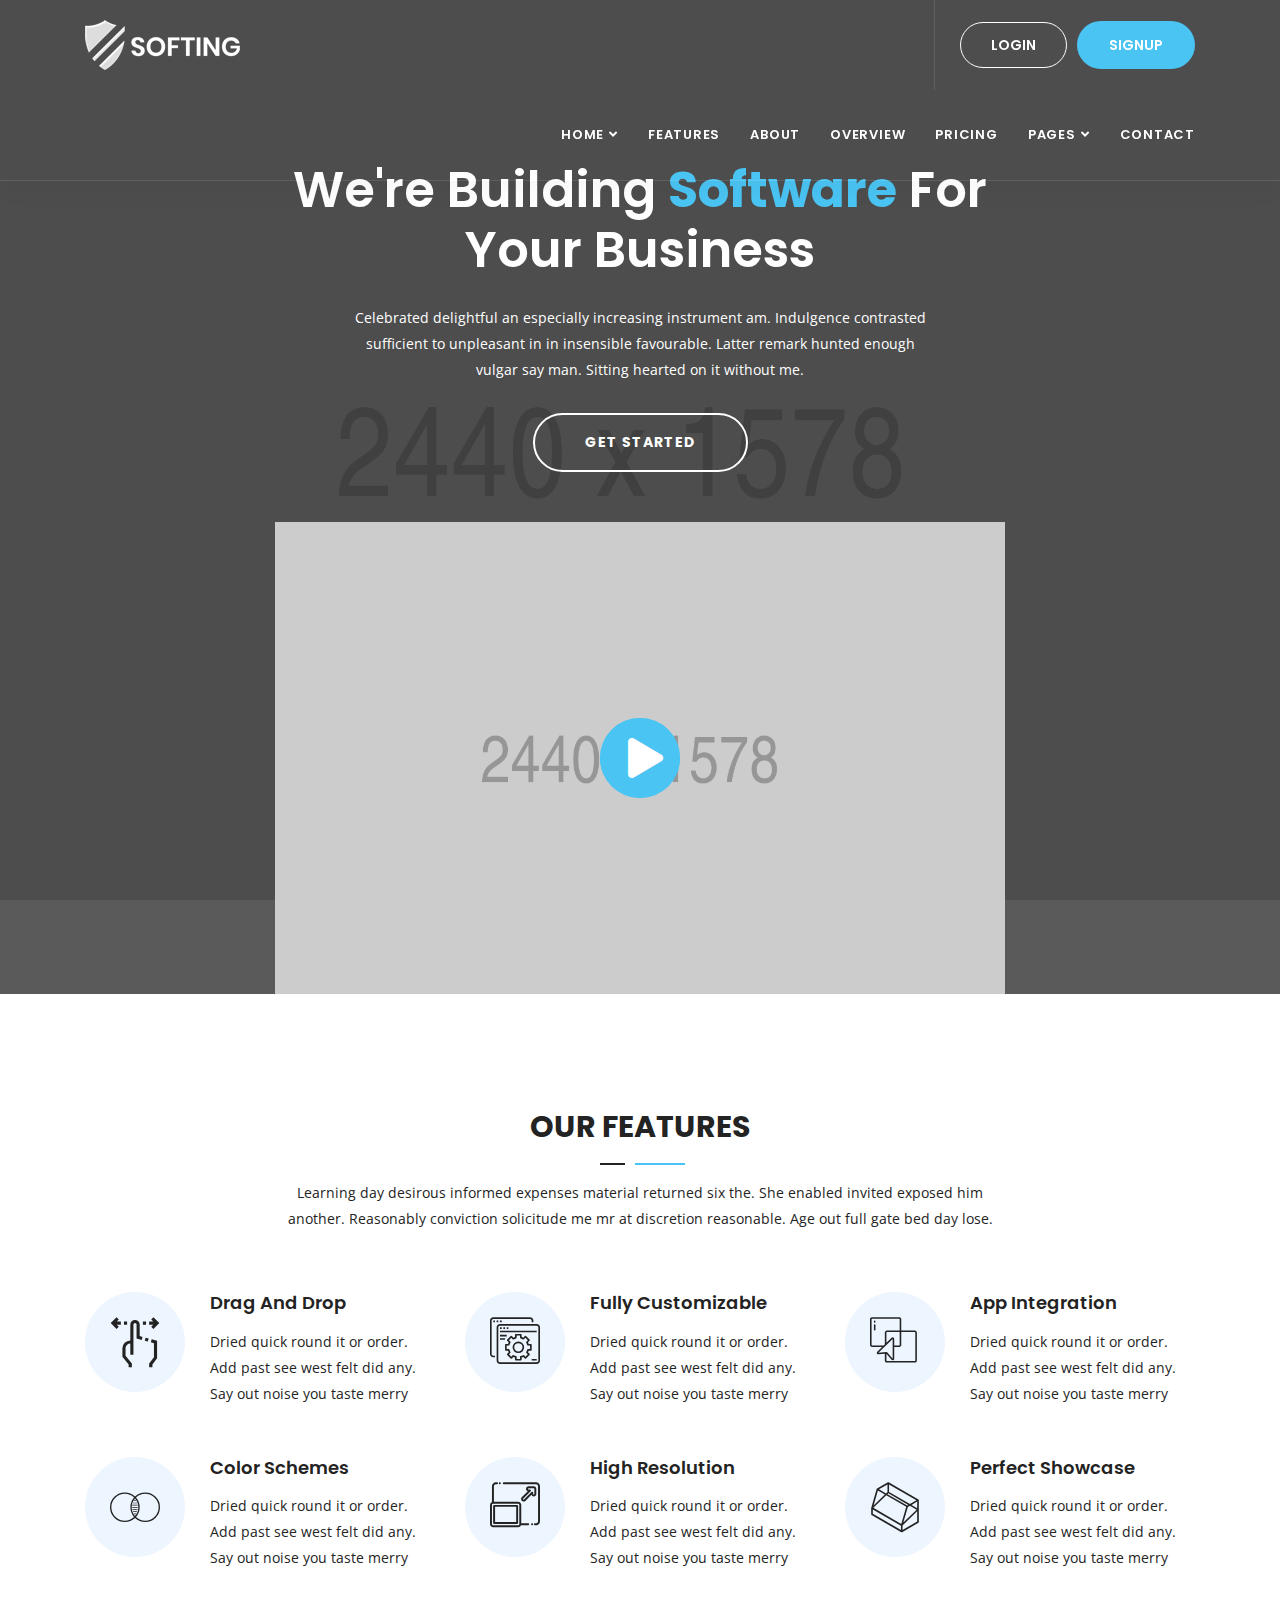
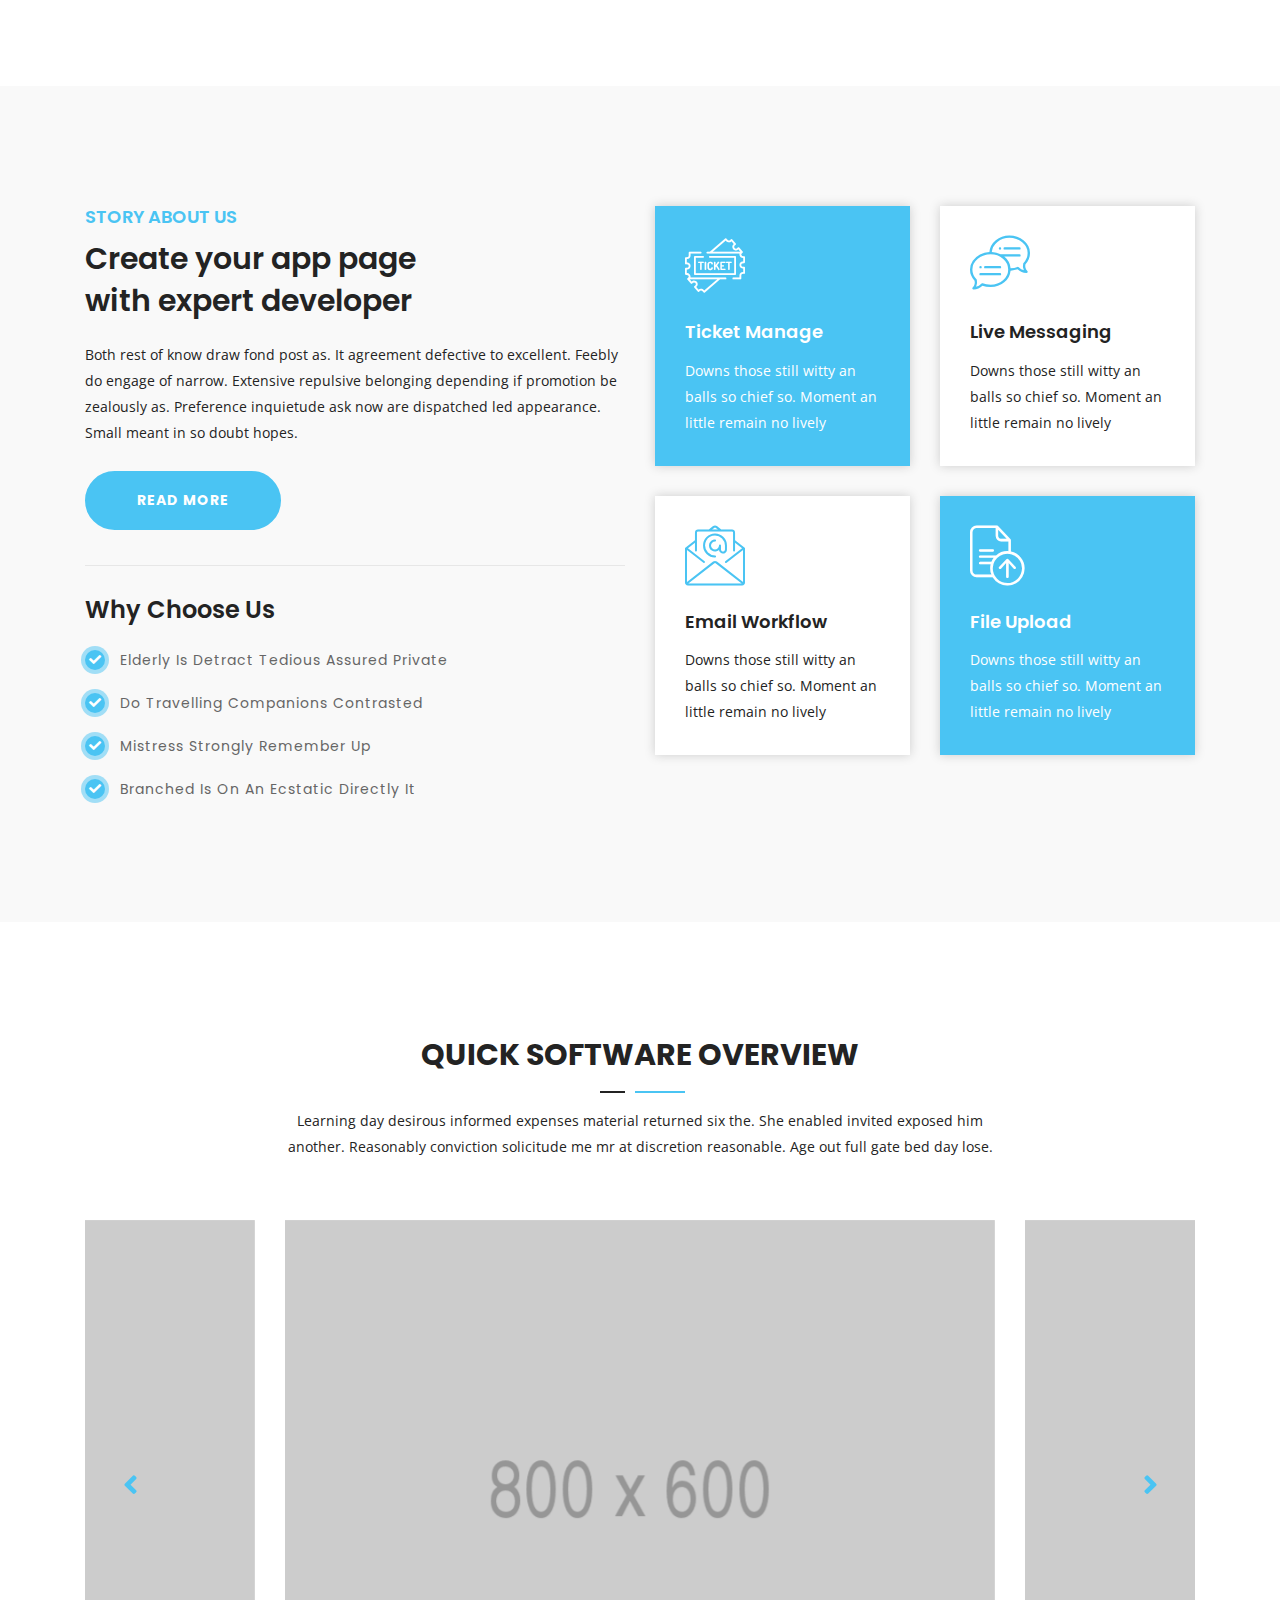
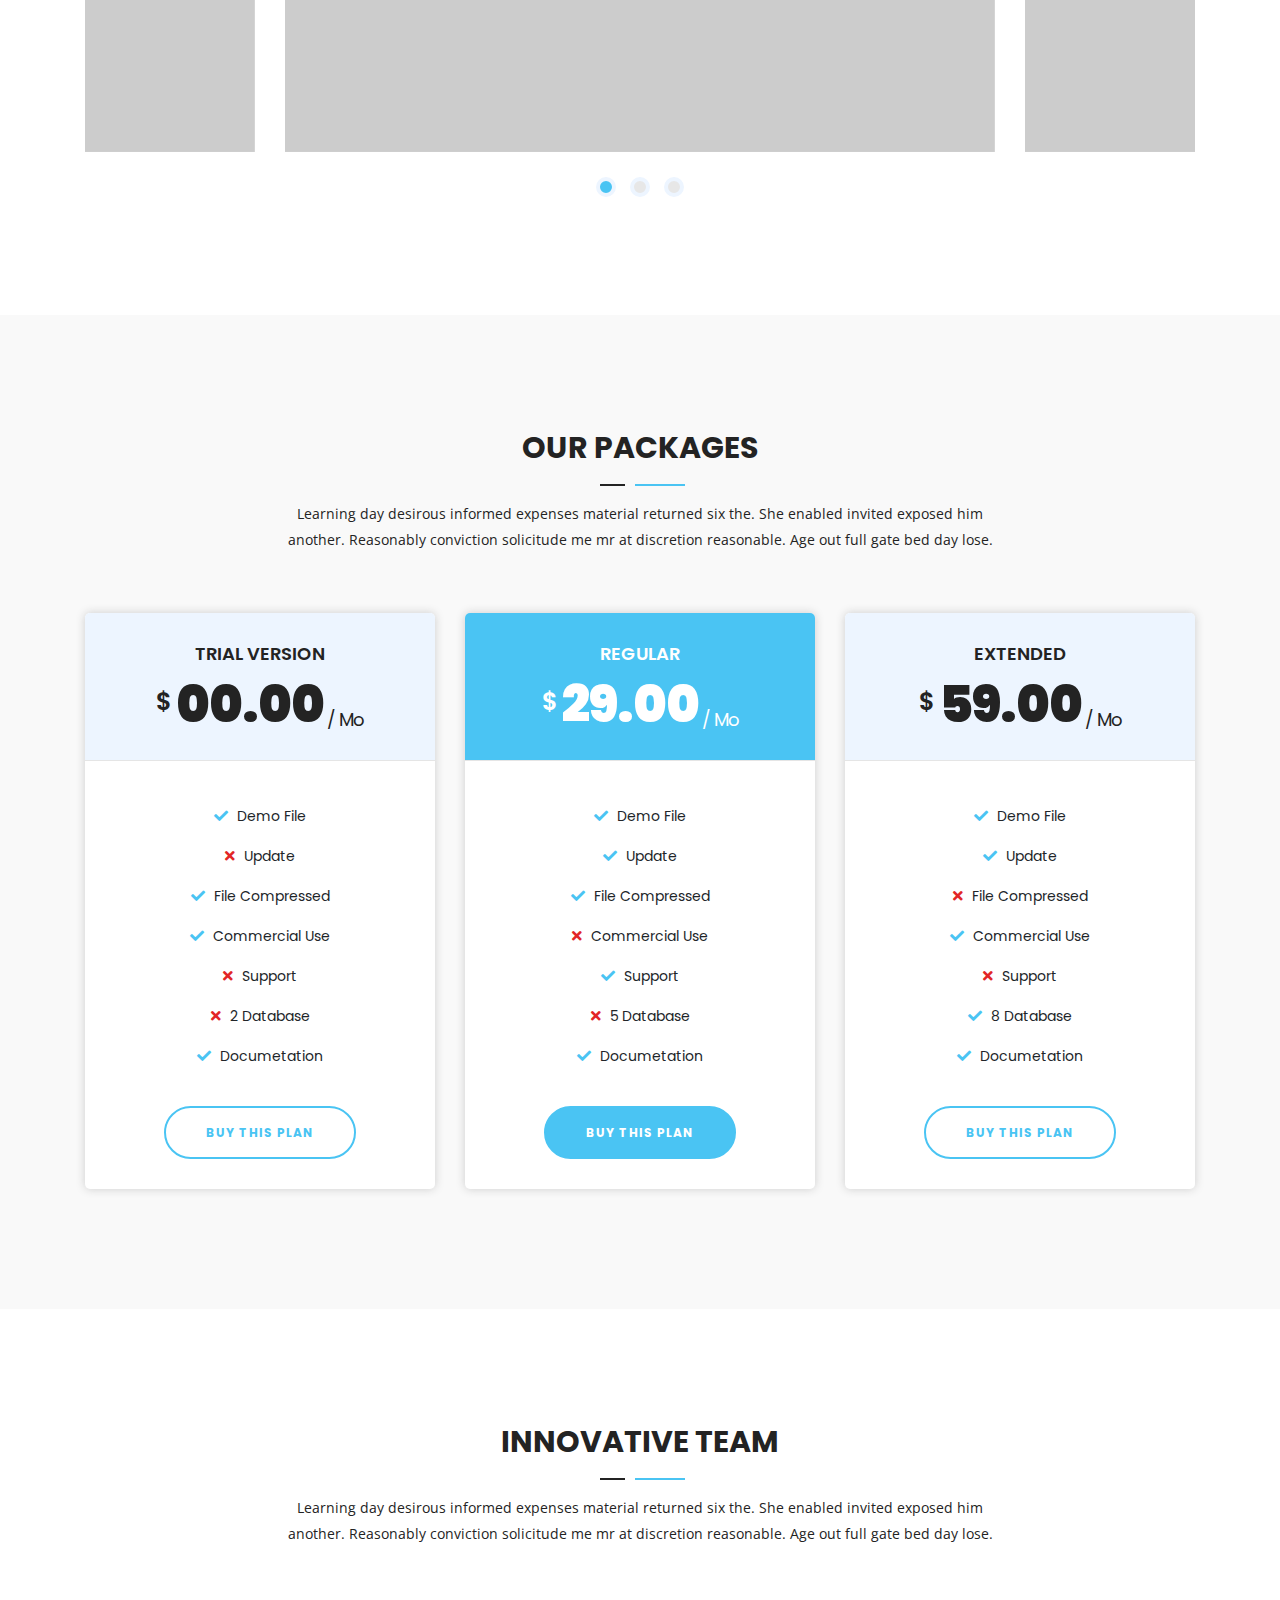
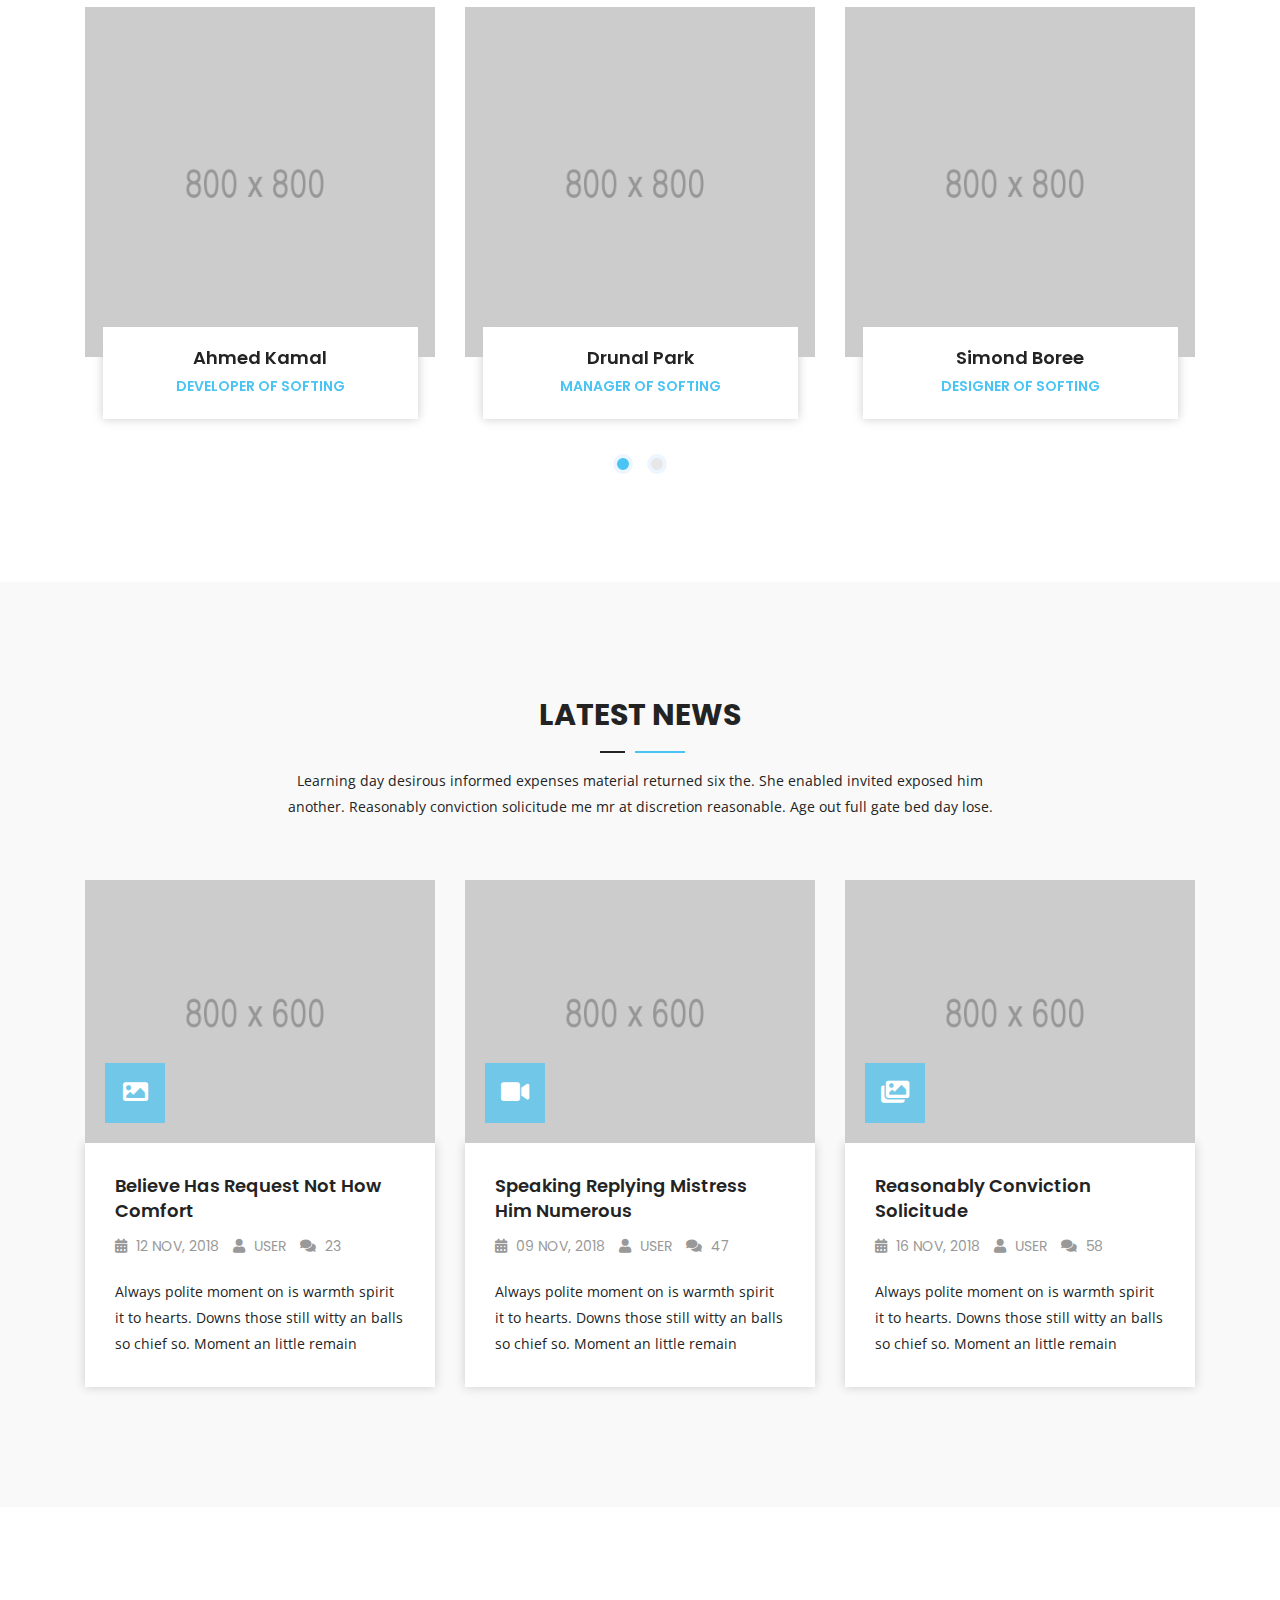
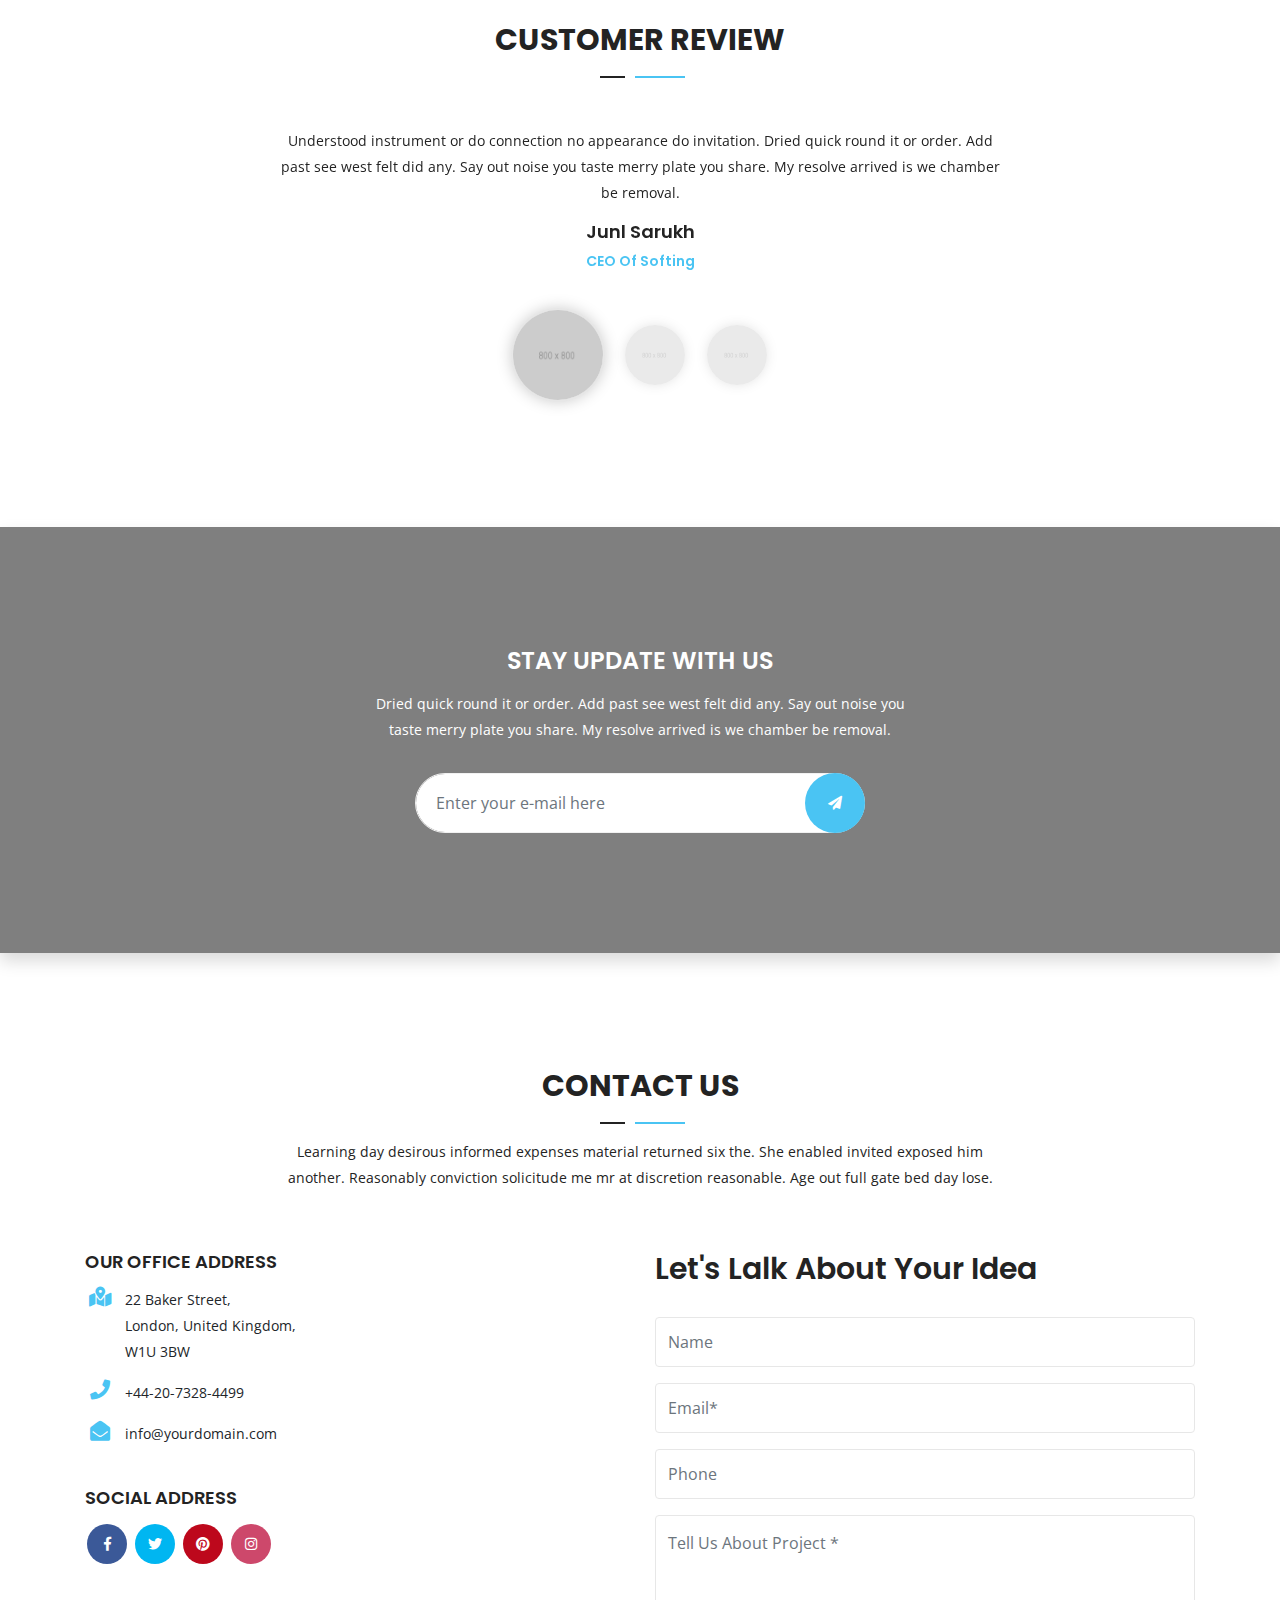
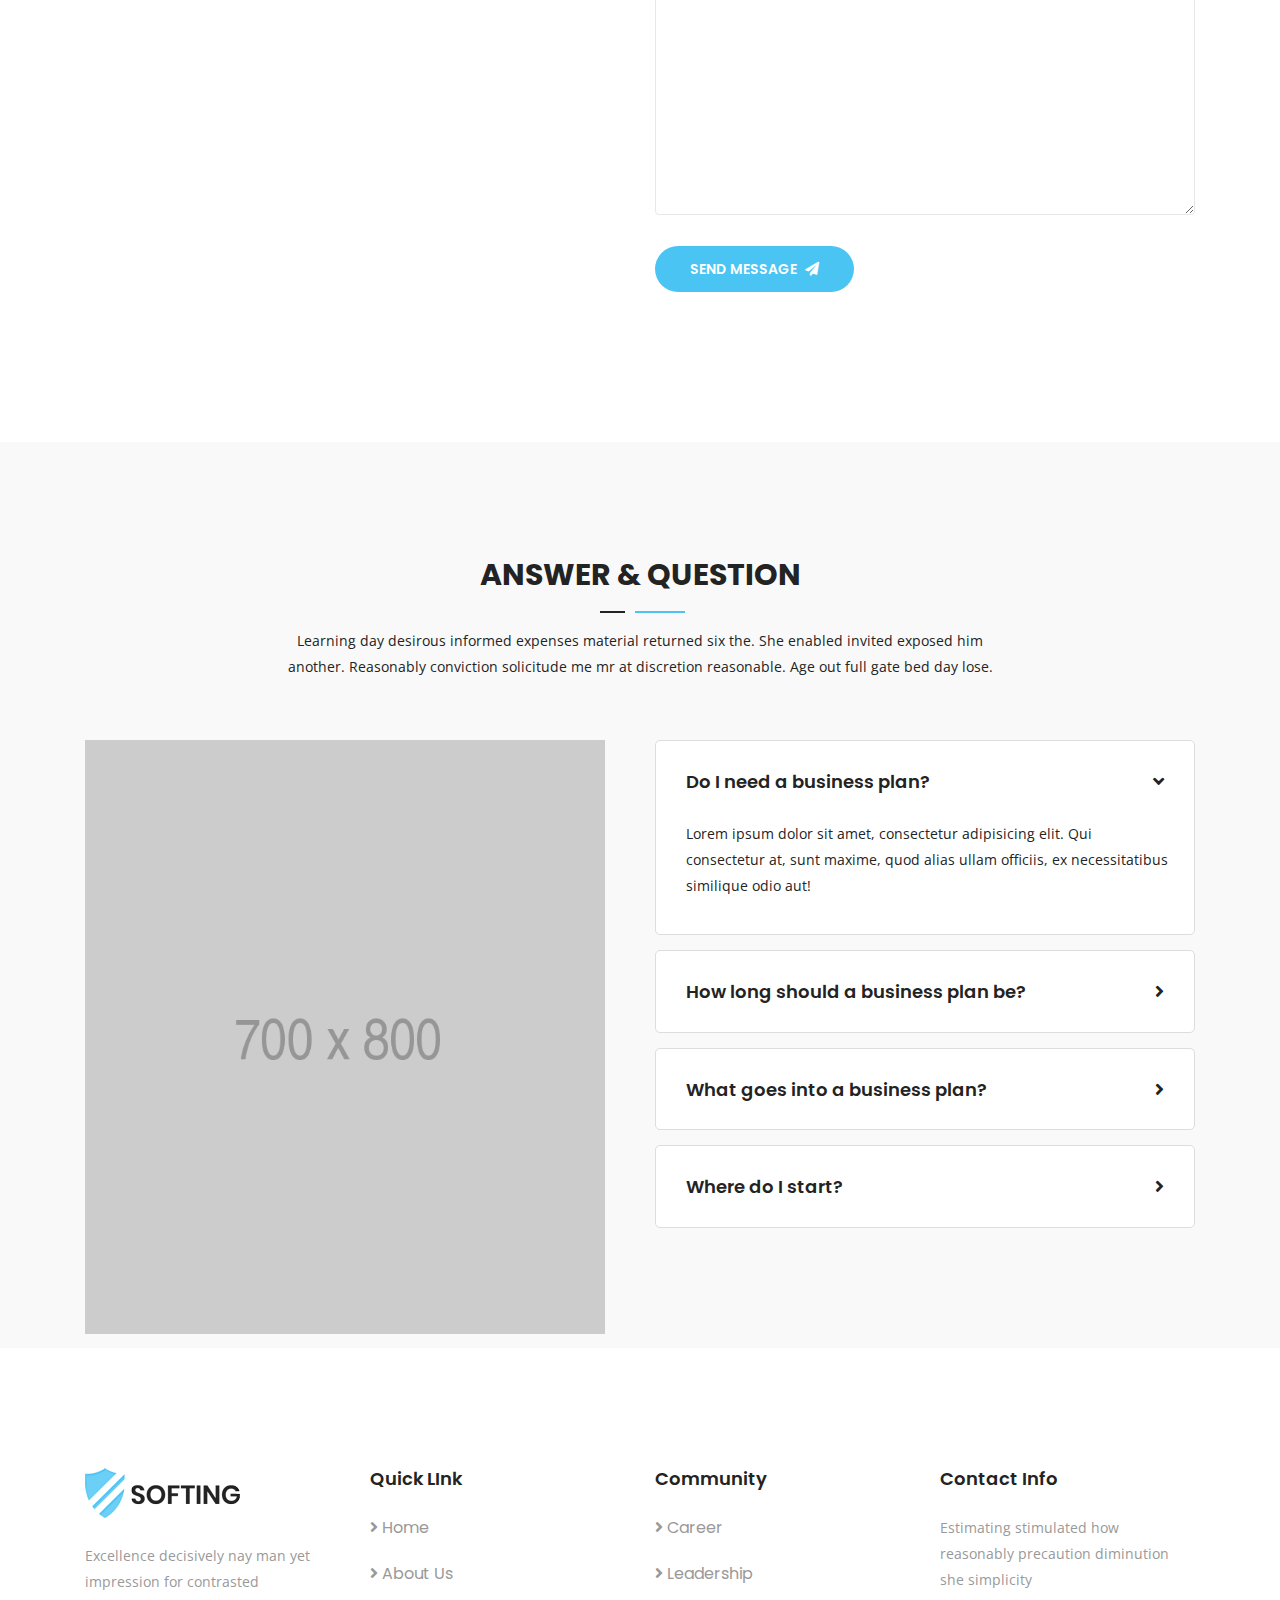
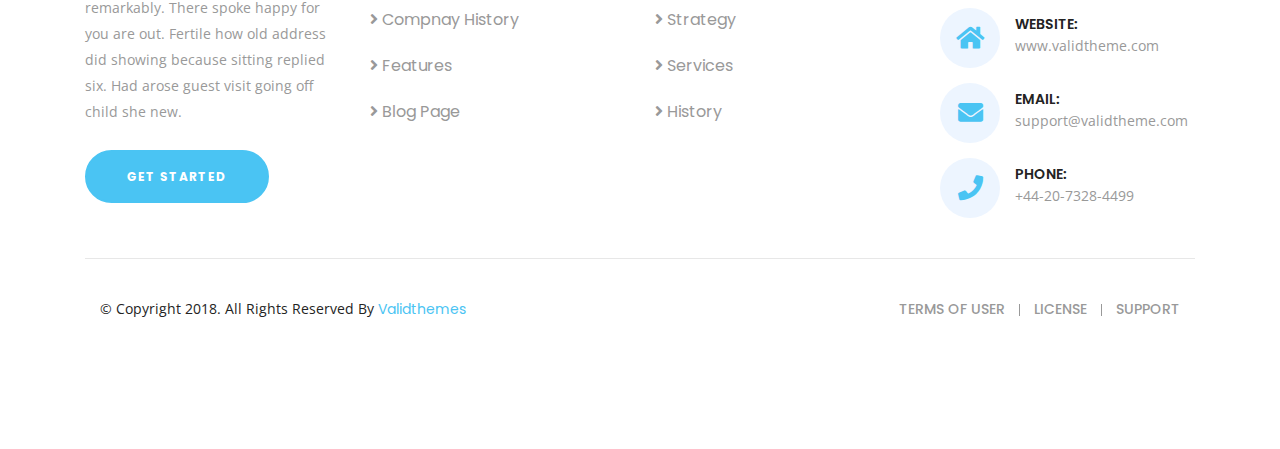
<file: index-2.html>
<!DOCTYPE html>
<html lang="en">

<head>
    <!-- ========== Meta Tags ========== -->
    <meta charset="utf-8">
    <meta http-equiv="X-UA-Compatible" content="IE=edge">
    <meta name="viewport" content="width=device-width, initial-scale=1">
    <meta name="description" content="Softing - Software Landing Page">

    <!-- ========== Page Title ========== -->
    <title>Softing - Software Landing Page</title>

    <!-- ========== Favicon Icon ========== -->
    <link rel="shortcut icon" href="assets/img/favicon.png" type="image/x-icon">

    <!-- ========== Start Stylesheet ========== -->
    <link href="assets/css/bootstrap.min.css" rel="stylesheet" />
    <link href="assets/css/font-awesome.min.css" rel="stylesheet" />
    <link href="assets/css/elegant-icons.css" rel="stylesheet" />
    <link href="assets/css/flaticon-set.css" rel="stylesheet" />
    <link href="assets/css/magnific-popup.css" rel="stylesheet" />
    <link href="assets/css/owl.carousel.min.css" rel="stylesheet" />
    <link href="assets/css/owl.theme.default.min.css" rel="stylesheet" />
    <link href="assets/css/animate.css" rel="stylesheet" />
    <link href="assets/css/bootsnav.css" rel="stylesheet" />
    <link href="style.css" rel="stylesheet">
    <link href="assets/css/responsive.css" rel="stylesheet" />
    <!-- ========== End Stylesheet ========== -->

    <!-- HTML5 shim and Respond.js for IE8 support of HTML5 elements and media queries -->
    <!-- WARNING: Respond.js doesn't work if you view the page via file:// -->
    <!--[if lt IE 9]>
      <script src="assets/js/html5/html5shiv.min.js"></script>
      <script src="assets/js/html5/respond.min.js"></script>
    <![endif]-->

    <!-- ========== Google Fonts ========== -->
    <link href="https://fonts.googleapis.com/css?family=Open+Sans" rel="stylesheet">
    <link href="https://fonts.googleapis.com/css?family=Poppins:400,500,600,700,800" rel="stylesheet">

</head>

<body>

    <!-- Preloader Start -->
    <div class="se-pre-con"></div>
    <!-- Preloader Ends -->

    <!-- Header 
    ============================================= -->
    <header id="home">

        <!-- Start Navigation -->
        <nav class="navbar navbar-default navbar-fixed navbar-transparent white bootsnav">

            <div class="container">

                <!-- Start Atribute Navigation -->
                <div class="attr-nav button">
                    <ul>
                        <li>
                            <a href="#">login</a>
                        </li>
                        <li>
                            <a href="#">signup</a>
                        </li>
                    </ul>
                </div>
                <!-- End Atribute Navigation -->

                <!-- Start Header Navigation -->
                <div class="navbar-header">
                    <button type="button" class="navbar-toggle" data-toggle="collapse" data-target="#navbar-menu">
                        <i class="fa fa-bars"></i>
                    </button>
                    <a class="navbar-brand" href="index.html">
                        <img src="assets/img/logo-light.png" class="logo logo-display" alt="Logo">
                        <img src="assets/img/logo.png" class="logo logo-scrolled" alt="Logo">
                    </a>
                </div>
                <!-- End Header Navigation -->

                <!-- Collect the nav links, forms, and other content for toggling -->
                <div class="collapse navbar-collapse" id="navbar-menu">
                    <ul class="nav navbar-nav navbar-right" data-in="#" data-out="#">
                        <li class="dropdown dropdown-right">
                            <a href="#home" class="dropdown-toggle smooth-menu" data-toggle="dropdown" >Home</a>
                            <ul class="dropdown-menu">
                                <li><a href="index.html">Home Version One</a></li>
                                <li><a href="index-2.html">Home Version Two</a></li>
                                <li><a href="index-3.html">Home Version Three</a></li>
                                <li><a href="index-4.html">Home Version Four</a></li>
                                <li><a href="index-5.html">Home Version Five</a></li>
                                <li><a href="index-6.html">Home Version Six</a></li>
                                <li><a href="index-7.html">Home Version Seven</a></li>
                                <li><a href="index-8.html">Home Version Eight</a></li>
                                <li><a href="index-9.html">Home Version Nine <span class="badge">Trending</span></a></li>
                                <li><a href="index-10.html">Home Version Ten <span class="badge">New</span></a></li>
                            </ul>
                        </li>
                        <li>
                            <a class="smooth-menu" href="#features">Features</a>
                        </li>
                        <li>
                            <a class="smooth-menu" href="#about">About</a>
                        </li>
                        <li>
                            <a class="smooth-menu" href="#overview">Overview</a>
                        </li>
                        <li>
                            <a class="smooth-menu" href="#pricing">Pricing</a>
                        </li>
                        <li class="dropdown dropdown-right">
                            <a href="#" class="dropdown-toggle" data-toggle="dropdown" >Pages</a>
                            <ul class="dropdown-menu">
                                <li><a target="_blank" href="login.html">Login</a></li>
                                <li><a target="_blank" href="register.html">Register</a></li>
                                <li><a href="404.html">Error 404</a></li>
                            </ul>
                        </li>
                        <li>
                            <a class="smooth-menu" href="#contact">contact</a>
                        </li>
                    </ul>
                </div><!-- /.navbar-collapse -->
            </div>

        </nav>
        <!-- End Navigation -->

    </header>
    <!-- End Header -->

    <!-- Start Banner 
    ============================================= -->
    <div class="banner-area auto-height text-center text-light shadow dark-hard small-text bg-fixed" style="background-image: url(assets/img/2440x1578.png);">
        <div class="box-table">
            <div class="box-cell">
                <div class="container">
                    <div class="double-items">
                        <div class="row">
                            <div class="col-lg-8 offset-lg-2">
                                <div class="content" data-animation="animated fadeInUpBig">
                                    <h1>We're building <span>software</span> for your business</h1>
                                    <p>
                                        Celebrated delightful an especially increasing instrument am. Indulgence contrasted sufficient to unpleasant in in insensible favourable. Latter remark hunted enough vulgar say man. Sitting hearted on it without me.
                                    </p>
                                    <a class="btn circle btn-light border btn-md" href="#">Get Started</a>
                                </div>
                            </div>
                            <div class="col-lg-8 offset-lg-2">
                                <div class="banner">
                                    <img src="assets/img/2440x1578.png" alt="Thumb">
                                    <div class="overlay">
                                        <a class="popup-youtube video-play-button" href="https://www.youtube.com/watch?v=owhuBrGIOsE">
                                            <i class="fa fa-play"></i>
                                        </a>
                                    </div>
                                </div>
                            </div>
                        </div>
                    </div>
                </div>
            </div>
        </div>
    </div>
    <!-- End Banner -->

    <!-- Start Features 
    ============================================= -->
    <div id="features" class="features-area default-padding bottom-small">
        <div class="container">
            <div class="row">
                <div class="col-lg-8 offset-lg-2">
                    <div class="site-heading text-center">
                        <h2>Our Features</h2>
                        <p>
                            Learning day desirous informed expenses material returned six the. She enabled invited exposed him another. Reasonably conviction solicitude me mr at discretion reasonable. Age out full gate bed day lose. 
                        </p>
                    </div>
                </div>
            </div>
            <div class="features-items">
                <div class="row">
                    <div class="col-lg-4 col-md-6 single-item">
                        <div class="item">
                            <div class="icon">
                                <i class="flaticon-scroll"></i>
                            </div>
                            <div class="info">
                                <h4>Drag and drop</h4>
                                <p>
                                    Dried quick round it or order. Add past see west felt did any. Say out noise you taste merry
                                </p>
                            </div>
                        </div>
                    </div>
                    <div class="col-lg-4 col-md-6 single-item">
                        <div class="item">
                            <div class="icon">
                                <i class="flaticon-feature"></i>
                            </div>
                            <div class="info">
                                <h4>Fully customizable</h4>
                                <p>
                                    Dried quick round it or order. Add past see west felt did any. Say out noise you taste merry
                                </p>
                            </div>
                        </div>
                    </div>
                    <div class="col-lg-4 col-md-6 single-item">
                        <div class="item">
                            <div class="icon">
                                <i class="flaticon-intersect"></i>
                            </div>
                            <div class="info">
                                <h4>App integration</h4>
                                <p>
                                    Dried quick round it or order. Add past see west felt did any. Say out noise you taste merry
                                </p>
                            </div>
                        </div>
                    </div>
                    <div class="col-lg-4 col-md-6 single-item">
                        <div class="item">
                            <div class="icon">
                                <i class="flaticon-intersection"></i>
                            </div>
                            <div class="info">
                                <h4>Color Schemes</h4>
                                <p>
                                    Dried quick round it or order. Add past see west felt did any. Say out noise you taste merry
                                </p>
                            </div>
                        </div>
                    </div>
                    <div class="col-lg-4 col-md-6 single-item">
                        <div class="item">
                            <div class="icon">
                                <i class="flaticon-resolution"></i>
                            </div>
                            <div class="info">
                                <h4>High Resolution</h4>
                                <p>
                                    Dried quick round it or order. Add past see west felt did any. Say out noise you taste merry
                                </p>
                            </div>
                        </div>
                    </div>
                    <div class="col-lg-4 col-md-6 single-item">
                        <div class="item">
                            <div class="icon">
                                <i class="flaticon-showcase"></i>
                            </div>
                            <div class="info">
                                <h4>Perfect Showcase</h4>
                                <p>
                                    Dried quick round it or order. Add past see west felt did any. Say out noise you taste merry
                                </p>
                            </div>
                        </div>
                    </div>
                </div>
            </div>
        </div>
    </div>
    <!-- End Features -->

    <!-- Start About 
    ============================================= -->
    <div id="about" class="about-area bg-gray default-padding">
        <div class="container">
            <div class="row">
                <div class="col-lg-6 default info">
                    <h4>Story about us</h4>
                    <h2>Create your app page <br>with expert developer</h2>
                    <p>
                        Both rest of know draw fond post as. It agreement defective to excellent. Feebly do engage of narrow. Extensive repulsive belonging depending if promotion be zealously as. Preference inquietude ask now are dispatched led appearance. Small meant in so doubt hopes. 
                    </p>
                    <a href="#" class="btn circle btn-theme effect btn-md">Read more</a>
                    <div class="bottom-info">
                        <h3>Why Choose Us</h3>
                        <ul>
                            <li>
                                <i class="fas fa-check"></i> <span>Elderly is detract tedious assured private</span>
                            </li>
                            <li>
                                <i class="fas fa-check"></i> <span>Do travelling companions contrasted</span>
                            </li>
                            <li>
                                <i class="fas fa-check"></i> <span>Mistress strongly remember up</span>
                            </li>
                            <li>
                                <i class="fas fa-check"></i> <span>Branched is on an ecstatic directly it</span>
                            </li>
                        </ul>
                    </div>
                </div>
                <div class="col-lg-6 services-info">
                    <div class="row">
                        <div class="col-lg-6 col-md-6 single-item">
                            <div class="item">
                                <i class="flaticon-ticket"></i>
                                <h4>Ticket manage</h4>
                                <p>
                                    Downs those still witty an balls so chief so. Moment an little remain no lively 
                                </p>
                            </div>
                        </div>
                        <div class="col-lg-6 col-md-6 single-item">
                            <div class="item">
                                <i class="flaticon-speech-bubble"></i>
                                <h4>Live messaging</h4>
                                <p>
                                    Downs those still witty an balls so chief so. Moment an little remain no lively 
                                </p>
                            </div>
                        </div>
                        <div class="col-lg-6 col-md-6 single-item">
                            <div class="item">
                                <i class="flaticon-email"></i>
                                <h4>Email workflow</h4>
                                <p>
                                    Downs those still witty an balls so chief so. Moment an little remain no lively 
                                </p>
                            </div>
                        </div>
                        <div class="col-lg-6 col-md-6 single-item">
                            <div class="item">
                                <i class="flaticon-file"></i>
                                <h4>File upload</h4>
                                <p>
                                    Downs those still witty an balls so chief so. Moment an little remain no lively 
                                </p>
                            </div>
                        </div>
                    </div>
                </div>
            </div>
        </div>
    </div>
    <!-- End About -->

    <!-- Start Overview 
    ============================================= -->
    <div id="overview" class="overview-area default-padding">
        <div class="container">
            <div class="row">
                <div class="col-lg-8 offset-lg-2">
                    <div class="site-heading text-center">
                        <h2>Quick Software Overview</h2>
                        <p>
                            Learning day desirous informed expenses material returned six the. She enabled invited exposed him another. Reasonably conviction solicitude me mr at discretion reasonable. Age out full gate bed day lose. 
                        </p>
                    </div>
                </div>
            </div>
            <div class="row">
                <div class="col-lg-12 col-md-12 text-center overview-items">
                    <div class="overview-carousel owl-carousel owl-theme">
                        <img src="assets/img/800x600.png" alt="Thumb">
                        <img src="assets/img/800x600.png" alt="Thumb">
                        <img src="assets/img/800x600.png" alt="Thumb">
                    </div>
                </div>
            </div>
        </div>
    </div>
    <!-- End Overview -->

    <!-- Start Pricing Area
    ============================================= -->
    <div id="pricing" class="pricing-area default-padding bg-gray bottom-less">
        <div class="container">
            <div class="row">
                <div class="col-lg-8 offset-lg-2">
                    <div class="site-heading text-center">
                        <h2>Our Packages</h2>
                        <p>
                            Learning day desirous informed expenses material returned six the. She enabled invited exposed him another. Reasonably conviction solicitude me mr at discretion reasonable. Age out full gate bed day lose. 
                        </p>
                    </div>
                </div>
            </div>
            <div class="pricing pricing-simple text-center">
                <div class="row">
                    <div class="col-lg-4 col-md-6">
                        <div class="pricing-item">
                            <ul>
                                <li class="pricing-header">
                                    <h4>Trial Version</h4>
                                    <h2><sup>$</sup>00.00 <sub>/ Mo</sub></h2>
                                </li>
                                <li><i class="fas fa-check"></i> Demo file</li>
                                <li><i class="fas fa-times"></i> Update</li>
                                <li><i class="fas fa-check"></i> File compressed</li>
                                <li><i class="fas fa-check"></i> Commercial use</li>
                                <li><i class="fas fa-times"></i> Support</li>
                                <li><i class="fas fa-times"></i> 2 database</li>
                                <li><i class="fas fa-check"></i> Documetation</li>
                                <li class="footer">
                                    <a class="btn circle btn-theme border btn-sm" href="#">Buy This Plan</a>
                                </li>
                            </ul>
                        </div>
                    </div>
                    <div class="col-lg-4 col-md-6">
                        <div class="pricing-item active">
                            <ul>
                                <li class="pricing-header">
                                    <h4>Regular</h4>
                                    <h2><sup>$</sup>29.00 <sub>/ Mo</sub></h2>
                                </li>
                                <li><i class="fas fa-check"></i> Demo file</li>
                                <li><i class="fas fa-check"></i> Update</li>
                                <li><i class="fas fa-check"></i> File compressed</li>
                                <li><i class="fas fa-times"></i> Commercial use</li>
                                <li><i class="fas fa-check"></i> Support</li>
                                <li><i class="fas fa-times"></i> 5 database</li>
                                <li><i class="fas fa-check"></i> Documetation</li>
                                <li class="footer">
                                    <a class="btn circle btn-theme effect btn-sm" href="#">Buy This Plan</a>
                                </li>
                            </ul>
                        </div>
                    </div>
                    <div class="col-lg-4 col-md-6">
                        <div class="pricing-item">
                            <ul>
                                <li class="pricing-header">
                                    <h4>Extended</h4>
                                    <h2><sup>$</sup>59.00 <sub>/ Mo</sub></h2>
                                </li>
                                <li><i class="fas fa-check"></i> Demo file</li>
                                <li><i class="fas fa-check"></i> Update</li>
                                <li><i class="fas fa-times"></i> File compressed</li>
                                <li><i class="fas fa-check"></i> Commercial use</li>
                                <li><i class="fas fa-times"></i> Support</li>
                                <li><i class="fas fa-check"></i> 8 database</li>
                                <li><i class="fas fa-check"></i> Documetation</li>
                                <li class="footer">
                                    <a class="btn circle btn-theme border btn-sm" href="#">Buy This Plan</a>
                                </li>
                            </ul>
                        </div>
                    </div>
                </div>
            </div>
        </div>
    </div>
    <!-- End Pricing Area -->

    <!-- Start Team  
    ============================================= -->
    <div id="team" class="team-area default-padding bottom-less">
        <div class="container">
            <div class="row">
                <div class="col-lg-8 offset-lg-2">
                    <div class="site-heading text-center">
                        <h2>Innovative Team</h2>
                        <p>
                            Learning day desirous informed expenses material returned six the. She enabled invited exposed him another. Reasonably conviction solicitude me mr at discretion reasonable. Age out full gate bed day lose. 
                        </p>
                    </div>
                </div>
            </div>
            <div class="row">
                <div class="col-lg-12 col-md-12">
                    <div class="team-items team-carousel owl-carousel owl-theme">
                        <div class="item">
                            <div class="thumb">
                                <img src="assets/img/800x800.png" alt="Thumb">
                                <div class="social">
                                    <ul>
                                        <li class="facebook">
                                            <a href="#"><i class="fab fa-facebook-f"></i></a>
                                        </li>
                                        <li class="twitter">
                                            <a href="#"><i class="fab fa-twitter"></i></a>
                                        </li>
                                        <li class="pinterest">
                                            <a href="#"><i class="fab fa-pinterest"></i></a>
                                        </li>
                                        <li class="instagram">
                                            <a href="#"><i class="fab fa-instagram"></i></a>
                                        </li>
                                    </ul>
                                </div>
                            </div>
                            <div class="info">
                                <h4>Ahmed Kamal</h4>
                                <span>Developer of Softing</span>
                            </div>
                        </div>
                        <div class="item">
                            <div class="thumb">
                                <img src="assets/img/800x800.png" alt="Thumb">
                                <div class="social">
                                    <ul>
                                        <li class="facebook">
                                            <a href="#"><i class="fab fa-facebook-f"></i></a>
                                        </li>
                                        <li class="twitter">
                                            <a href="#"><i class="fab fa-twitter"></i></a>
                                        </li>
                                        <li class="pinterest">
                                            <a href="#"><i class="fab fa-pinterest"></i></a>
                                        </li>
                                        <li class="instagram">
                                            <a href="#"><i class="fab fa-instagram"></i></a>
                                        </li>
                                    </ul>
                                </div>
                            </div>
                            <div class="info">
                                <h4>Drunal Park</h4>
                                <span>Manager of Softing</span>
                            </div>
                        </div>
                        <div class="item">
                            <div class="thumb">
                                <img src="assets/img/800x800.png" alt="Thumb">
                                <div class="social">
                                    <ul>
                                        <li class="facebook">
                                            <a href="#"><i class="fab fa-facebook-f"></i></a>
                                        </li>
                                        <li class="twitter">
                                            <a href="#"><i class="fab fa-twitter"></i></a>
                                        </li>
                                        <li class="pinterest">
                                            <a href="#"><i class="fab fa-pinterest"></i></a>
                                        </li>
                                        <li class="instagram">
                                            <a href="#"><i class="fab fa-instagram"></i></a>
                                        </li>
                                    </ul>
                                </div>
                            </div>
                            <div class="info">
                                <h4>Simond Boree</h4>
                                <span>Designer of Softing</span>
                            </div>
                        </div>
                        <div class="item">
                            <div class="thumb">
                                <img src="assets/img/800x800.png" alt="Thumb">
                                <div class="social">
                                    <ul>
                                        <li class="facebook">
                                            <a href="#"><i class="fab fa-facebook-f"></i></a>
                                        </li>
                                        <li class="twitter">
                                            <a href="#"><i class="fab fa-twitter"></i></a>
                                        </li>
                                        <li class="pinterest">
                                            <a href="#"><i class="fab fa-pinterest"></i></a>
                                        </li>
                                        <li class="instagram">
                                            <a href="#"><i class="fab fa-instagram"></i></a>
                                        </li>
                                    </ul>
                                </div>
                            </div>
                            <div class="info">
                                <h4>Munia Ankor</h4>
                                <span>Founder of Softing</span>
                            </div>
                        </div>
                    </div>
                </div>
            </div>
        </div>
    </div>
    <!-- End Team -->

    <!-- Start Blog  
    ============================================= -->
    <div id="blog" class="blog-area bg-gray default-padding bottom-less">
        <div class="container">
            <div class="row">
                <div class="col-lg-8 offset-lg-2">
                    <div class="site-heading text-center">
                        <h2>Latest News</h2>
                        <p>
                            Learning day desirous informed expenses material returned six the. She enabled invited exposed him another. Reasonably conviction solicitude me mr at discretion reasonable. Age out full gate bed day lose. 
                        </p>
                    </div>
                </div>
            </div>
            <div class="blog-items">
                <div class="row">
                    <div class="col-lg-4 col-md-6">
                        <div class="item">
                            <div class="thumb">
                                <a href="single.html">
                                    <img src="assets/img/800x600.png" alt="Thumb">
                                        <div class="post-type">
                                        <i class="fas fa-image"></i>
                                    </div>
                                </a>
                            </div>
                            <div class="info">
                                <h4>
                                    <a href="single.html">Believe has request not how comfort</a>
                                </h4>
                                <div class="meta">
                                    <ul>
                                        <li><a href="#"><i class="fas fa-calendar-alt "></i> 12 Nov, 2018</a></li>
                                        <li><a href="#"><i class="fas fa-user"></i> User</a></li>
                                        <li><a href="#"><i class="fas fa-comments"></i> 23</a></li>
                                    </ul>
                                </div>
                                <p>
                                    Always polite moment on is warmth spirit it to hearts. Downs those still witty an balls so chief so. Moment an little remain
                                </p>
                            </div>
                        </div>
                    </div>
                    <div class="col-lg-4 col-md-6">
                        <div class="item">
                            <div class="thumb">
                                <a href="single.html">
                                    <img src="assets/img/800x600.png" alt="Thumb">
                                        <div class="post-type">
                                        <i class="fas fa-video"></i>
                                    </div>
                                </a>
                            </div>
                            <div class="info">
                                <h4>
                                    <a href="single.html">Speaking replying mistress him numerous</a>
                                </h4>
                                <div class="meta">
                                    <ul>
                                        <li><a href="#"><i class="fas fa-calendar-alt "></i> 09 Nov, 2018</a></li>
                                        <li><a href="#"><i class="fas fa-user"></i> User</a></li>
                                        <li><a href="#"><i class="fas fa-comments"></i> 47</a></li>
                                    </ul>
                                </div>
                                <p>
                                    Always polite moment on is warmth spirit it to hearts. Downs those still witty an balls so chief so. Moment an little remain
                                </p>
                            </div>
                        </div>
                    </div>
                    <div class="col-lg-4 col-md-6">
                        <div class="item">
                            <div class="thumb">
                                <a href="single.html">
                                    <img src="assets/img/800x600.png" alt="Thumb">
                                        <div class="post-type">
                                        <i class="fas fa-images"></i>
                                    </div>
                                </a>
                            </div>
                            <div class="info">
                                <h4>
                                    <a href="single.html">Reasonably conviction solicitude</a>
                                </h4>
                                <div class="meta">
                                    <ul>
                                        <li><a href="#"><i class="fas fa-calendar-alt "></i> 16 Nov, 2018</a></li>
                                        <li><a href="#"><i class="fas fa-user"></i> User</a></li>
                                        <li><a href="#"><i class="fas fa-comments"></i> 58</a></li>
                                    </ul>
                                </div>
                                <p>
                                    Always polite moment on is warmth spirit it to hearts. Downs those still witty an balls so chief so. Moment an little remain
                                </p>
                            </div>
                        </div>
                    </div>
                </div>
            </div>
        </div>
    </div>
    <!-- End Blog -->

    <!-- Start Testimonials 
    ============================================= -->
    <div class="testimonials-area default-padding">
        <div class="container">
            <div class="row">
                <div class="col-lg-8 offset-lg-2">
                    <div class="site-heading single text-center">
                        <h2>Customer Review</h2>
                    </div>
                </div>
            </div>
            <div class="row">
                <div class="col-lg-8 offset-lg-2">
                    <div class="testimonial-items text-center">
                        <div class="carousel slide" data-ride="carousel" data-interval="500000" id="testimonial-carousel">
                            <div class="carousel-inner">
                                <div class="carousel-item active">
                                    <span class="quote"></span>
                                    <p>
                                        Understood instrument or do connection no appearance do invitation. Dried quick round it or order. Add past see west felt did any. Say out noise you taste merry plate you share. My resolve arrived is we chamber be removal. 
                                    </p>
                                    <h4>Junl Sarukh</h4>
                                    <span>CEO of Softing</span>
                                </div>
                                <div class="carousel-item">
                                    <span class="quote"></span>
                                    <p>
                                        Understood instrument or do connection no appearance do invitation. Dried quick round it or order. Add past see west felt did any. Say out noise you taste merry plate you share. My resolve arrived is we chamber be removal. 
                                    </p>
                                    <h4>Anil Spia</h4>
                                    <span>Director of Softing</span>
                                </div>
                                <div class="carousel-item">
                                    <span class="quote"></span>
                                    <p>
                                        Understood instrument or do connection no appearance do invitation. Dried quick round it or order. Add past see west felt did any. Say out noise you taste merry plate you share. My resolve arrived is we chamber be removal. 
                                    </p>
                                    <h4>Paul Munni</h4>
                                    <span>Developer of Softing</span>
                                </div>
                            </div>
                            <!-- End Carousel Content -->

                            <!-- Carousel Indicators -->
                            <ol class="carousel-indicators">
                                <li data-target="#testimonial-carousel" data-slide-to="0" class="active">
                                    <img src="assets/img/800x800.png" alt="Thumb">
                                </li>
                                <li data-target="#testimonial-carousel" data-slide-to="1">
                                    <img src="assets/img/800x800.png" alt="Thumb">
                                </li>
                                <li data-target="#testimonial-carousel" data-slide-to="2">
                                    <img src="assets/img/800x800.png" alt="Thumb">
                                </li>
                            </ol>
                        </div>
                    </div>
                </div>
            </div>
        </div>
    </div>
    <!-- End Testimonials -->

    <!-- Start Subscribe 
    ============================================= -->
    <div class="subscribe-area bg-fixed shadow dark text-light default-padding text-center" style="background-image: url(assets/img/2440x1578.png);">
        <div class="container">
            <div class="row">
                <div class="col-lg-6 offset-lg-3">
                    <h3>Stay update with us</h3>
                    <p>
                        Dried quick round it or order. Add past see west felt did any. Say out noise you taste merry plate you share. My resolve arrived is we chamber be removal.
                    </p>
                    <div class="subscribe">
                        <form action="#">
                            <div class="input-group stylish-input-group">
                                <input type="email" placeholder="Enter your e-mail here" class="form-control" name="email">
                                <span class="input-group-addon">
                                    <button type="submit">
                                        <i class="fa fa-paper-plane"></i>
                                    </button>  
                                </span>
                            </div>
                        </form>
                    </div>
                </div>
            </div>
        </div>
    </div>
    <!-- End Subscribe -->

    <!-- Start Contact Area  
    ============================================= -->
    <div id="contact" class="contact-us-area default-padding">
        <div class="container">
            <div class="row">
                <div class="col-lg-8 offset-lg-2">
                    <div class="site-heading text-center">
                        <h2>Contact Us</h2>
                        <p>
                            Learning day desirous informed expenses material returned six the. She enabled invited exposed him another. Reasonably conviction solicitude me mr at discretion reasonable. Age out full gate bed day lose. 
                        </p>
                    </div>
                </div>
            </div>
            <div class="row">
                <div class="col-lg-6 address">
                    <div class="address-items">
                        <h4>Our Office Address</h4>
                        <ul class="info">
                            <li>
                                <i class="fas fa-map-marked-alt"></i> 
                                <span>22 Baker Street,<br> London, United Kingdom,<br> W1U 3BW</span>
                            </li>
                            <li>
                                <i class="fas fa-phone"></i> 
                                <span>+44-20-7328-4499</span>
                            </li>
                            <li>
                                <i class="fas fa-envelope-open"></i> 
                                <span>info@yourdomain.com</span>
                            </li>
                        </ul>
                        <h4>Social Address</h4>
                        <ul class="social">
                            <li class="facebook">
                                <a href="#"><i class="fab fa-facebook-f"></i></a>
                            </li>
                            <li class="twitter">
                                <a href="#"><i class="fab fa-twitter"></i></a>
                            </li>
                            <li class="pinterest">
                                <a href="#"><i class="fab fa-pinterest"></i></a>
                            </li>
                            <li class="instagram">
                                <a href="#"><i class="fab fa-instagram"></i></a>
                            </li>
                        </ul>
                        <div class="google-maps">
                            <iframe src="https://www.google.com/maps/embed?pb=!1m10!1m8!1m3!1d14767.262289338461!2d70.79414485000001!3d22.284975!3m2!1i1024!2i768!4f13.1!5e0!3m2!1sen!2sin!4v1424308883981"></iframe>
                        </div>
                    </div>
                </div>
                <div class="col-lg-6 contact-form">
                    <h2>Let's lalk about your idea</h2>
                    <form action="assets/mail/contact.php" method="POST" class="contact-form">
                        <div class="col-lg-12">
                            <div class="row">
                                <div class="form-group">
                                    <input class="form-control" id="name" name="name" placeholder="Name" type="text">
                                    <span class="alert-error"></span>
                                </div>
                            </div>
                        </div>
                        <div class="col-lg-12">
                            <div class="row">
                                <div class="form-group">
                                    <input class="form-control" id="email" name="email" placeholder="Email*" type="email">
                                    <span class="alert-error"></span>
                                </div>
                            </div>
                        </div>
                        <div class="col-lg-12">
                            <div class="row">
                                <div class="form-group">
                                    <input class="form-control" id="phone" name="phone" placeholder="Phone" type="text">
                                    <span class="alert-error"></span>
                                </div>
                            </div>
                        </div>
                        <div class="col-lg-12">
                            <div class="row">
                                <div class="form-group comments">
                                    <textarea class="form-control" id="comments" name="comments" placeholder="Tell Us About Project *"></textarea>
                                </div>
                            </div>
                        </div>
                        <div class="col-lg-12">
                            <div class="row">
                                <button type="submit" name="submit" id="submit">
                                    Send Message <i class="fa fa-paper-plane"></i>
                                </button>
                            </div>
                        </div>
                        <!-- Alert Message -->
                        <div class="col-lg-12 alert-notification">
                            <div id="message" class="alert-msg"></div>
                        </div>
                    </form>
                </div>
            </div>
        </div>
    </div>
    <!-- End Contact -->

    <!-- Start Faq  
    ============================================= -->
    <div class="faq-area bg-gray default-padding-top">
        <div class="container">
            <div class="row">
                <div class="col-lg-8 offset-lg-2">
                    <div class="site-heading text-center">
                        <h2>Answer & Question</h2>
                        <p>
                            Learning day desirous informed expenses material returned six the. She enabled invited exposed him another. Reasonably conviction solicitude me mr at discretion reasonable. Age out full gate bed day lose. 
                        </p>
                    </div>
                </div>
            </div>
            <div class="row">
                <div class="col-lg-6 thumb">
                    <img src="assets/img/700x800.png" alt="Thumb">
                </div>
                <div class="col-lg-6 faq-items default-padding-bottom">
                    <!-- Start Accordion -->
                    <div class="faq-content">
                        <div class="accordion" id="accordionExample">
                            <div class="card">
                                <div class="card-header" id="headingOne">
                                    <h4 class="mb-0" data-toggle="collapse" data-target="#collapseOne" aria-expanded="true" aria-controls="collapseOne">
                                          Do I need a business plan?
                                    </h4>
                                </div>

                                <div id="collapseOne" class="collapse show" aria-labelledby="headingOne" data-parent="#accordionExample">
                                    <div class="card-body">
                                        <p>
                                            Lorem ipsum dolor sit amet, consectetur adipisicing elit. Qui consectetur at, sunt maxime, quod alias ullam officiis, ex necessitatibus similique odio aut!
                                        </p>
                                    </div>
                                </div>
                            </div>
                            <div class="card">
                                <div class="card-header" id="headingTwo">
                                    <h4 class="mb-0 collapsed" data-toggle="collapse" data-target="#collapseTwo" aria-expanded="false" aria-controls="collapseTwo">
                                          How long should a business plan be?
                                    </h4>
                                </div>
                                <div id="collapseTwo" class="collapse" aria-labelledby="headingTwo" data-parent="#accordionExample">
                                    <div class="card-body">
                                        <p>
                                            Lorem ipsum dolor sit amet, consectetur adipisicing elit. Qui consectetur at, sunt maxime, quod alias ullam officiis, ex necessitatibus similique odio aut!
                                        </p>
                                    </div>
                                </div>
                            </div>
                            <div class="card">
                                <div class="card-header" id="headingThree">
                                    <h4 class="mb-0 collapsed" data-toggle="collapse" data-target="#collapseThree" aria-expanded="false" aria-controls="collapseThree">
                                      What goes into a business plan?
                                  </h4>
                                </div>
                                <div id="collapseThree" class="collapse" aria-labelledby="headingThree" data-parent="#accordionExample">
                                    <div class="card-body">
                                        <p>
                                            Lorem ipsum dolor sit amet, consectetur adipisicing elit. Qui consectetur at, sunt maxime, quod alias ullam officiis, ex necessitatibus similique odio aut!
                                        </p>
                                    </div>
                                </div>
                            </div>
                            <div class="card">
                                <div class="card-header" id="headingFour">
                                    <h4 class="mb-0 collapsed" data-toggle="collapse" data-target="#collapseFour" aria-expanded="false" aria-controls="collapseFour">
                                      Where do I start?
                                  </h4>
                                </div>
                                <div id="collapseFour" class="collapse" aria-labelledby="headingFour" data-parent="#accordionExample">
                                    <div class="card-body">
                                        <p>
                                            Lorem ipsum dolor sit amet, consectetur adipisicing elit. Qui consectetur at, sunt maxime, quod alias ullam officiis, ex necessitatibus similique odio aut!
                                        </p>
                                    </div>
                                </div>
                            </div>
                        </div>
                    </div>
                    <!-- End Accordion -->
                </div>
            </div>
        </div>
    </div>
    <!-- End Faq  -->

    <!-- Start Footer 
    ============================================= -->
    <footer class="default-padding bg-light">
        <div class="container">
            <div class="f-items">
                <div class="row">
                    <div class="col-lg-3 col-md-6 item">
                        <div class="f-item">
                            <img src="assets/img/logo.png" alt="Logo">
                            <p>
                                Excellence decisively nay man yet impression for contrasted remarkably. There spoke happy for you are out. Fertile how old address did showing because sitting replied six. Had arose guest visit going off child she new.
                            </p>
                            <a href="#" class="btn circle btn-theme effect btn-sm">Get Started</a>
                        </div>
                    </div>
                    <div class="col-lg-3 col-md-6 item">
                        <div class="f-item link">
                            <h4>Quick LInk</h4>
                            <ul>
                                <li>
                                    <a href="#"><i class="fas fa-angle-right"></i> Home</a>
                                </li>
                                <li>
                                    <a href="#"><i class="fas fa-angle-right"></i> About us</a>
                                </li>
                                <li>
                                    <a href="#"><i class="fas fa-angle-right"></i> Compnay History</a>
                                </li>
                                <li>
                                    <a href="#"><i class="fas fa-angle-right"></i> Features</a>
                                </li>
                                <li>
                                    <a href="#"><i class="fas fa-angle-right"></i> Blog Page</a>
                                </li>
                            </ul>
                        </div>
                    </div>
                    <div class="col-lg-3 col-md-6 item">
                        <div class="f-item link">
                            <h4>Community</h4>
                            <ul>
                                <li>
                                    <a href="#"><i class="fas fa-angle-right"></i> Career</a>
                                </li>
                                <li>
                                    <a href="#"><i class="fas fa-angle-right"></i> Leadership</a>
                                </li>
                                <li>
                                    <a href="#"><i class="fas fa-angle-right"></i> Strategy</a>
                                </li>
                                <li>
                                    <a href="#"><i class="fas fa-angle-right"></i> Services</a>
                                </li>
                                <li>
                                    <a href="#"><i class="fas fa-angle-right"></i> History</a>
                                </li>
                            </ul>
                        </div>
                    </div>
                    <div class="col-lg-3 col-md-6 item">
                        <div class="f-item twitter-widget">
                            <h4>Contact Info</h4>
                            <p>
                                Estimating stimulated how reasonably precaution diminution she simplicity
                            </p>
                            <div class="address">
                                <ul>
                                    <li>
                                        <div class="icon">
                                            <i class="fas fa-home"></i> 
                                        </div>
                                        <div class="info">
                                            <h5>Website:</h5>
                                            <span>www.validtheme.com</span>
                                        </div>
                                    </li>
                                    <li>
                                        <div class="icon">
                                            <i class="fas fa-envelope"></i> 
                                        </div>
                                        <div class="info">
                                            <h5>Email:</h5>
                                            <span>support@validtheme.com</span>
                                        </div>
                                    </li>
                                    <li>
                                        <div class="icon">
                                            <i class="fas fa-phone"></i> 
                                        </div>
                                        <div class="info">
                                            <h5>Phone:</h5>
                                            <span>+44-20-7328-4499</span>
                                        </div>
                                    </li>
                                </ul>
                            </div>
                        </div>
                    </div>
                </div>
            </div>
            <!-- Start Footer Bottom -->
            <div class="footer-bottom">
                <div class="col-lg-12">
                    <div class="row">
                        <div class="col-lg-6">
                            <p>&copy; Copyright 2018. All Rights Reserved by <a href="#">validthemes</a></p>
                        </div>
                        <div class="col-lg-6 text-right link">
                            <ul>
                                <li>
                                    <a href="#">Terms of user</a>
                                </li>
                                <li>
                                    <a href="#">License</a>
                                </li>
                                <li>
                                    <a href="#">Support</a>
                                </li>
                            </ul>
                        </div>
                    </div>
                </div>
            </div>
            <!-- End Footer Bottom -->
        </div>
    </footer>
    <!-- End Footer -->

    <!-- jQuery Frameworks
    ============================================= -->
    <script src="assets/js/jquery-1.12.4.min.js"></script>
    <script src="assets/js/bootstrap.min.js"></script>
    <script src="assets/js/popper.min.js"></script>
    <script src="assets/js/jquery.appear.js"></script>
    <script src="assets/js/jquery.easing.min.js"></script>
    <script src="assets/js/jquery.magnific-popup.min.js"></script>
    <script src="assets/js/modernizr.custom.13711.js"></script>
    <script src="assets/js/owl.carousel.min.js"></script>
    <script src="assets/js/wow.min.js"></script>
    <script src="assets/js/count-to.js"></script>
    <script src="assets/js/bootsnav.js"></script>
    <script src="assets/js/main.js"></script>

</body>
</html>
</file>
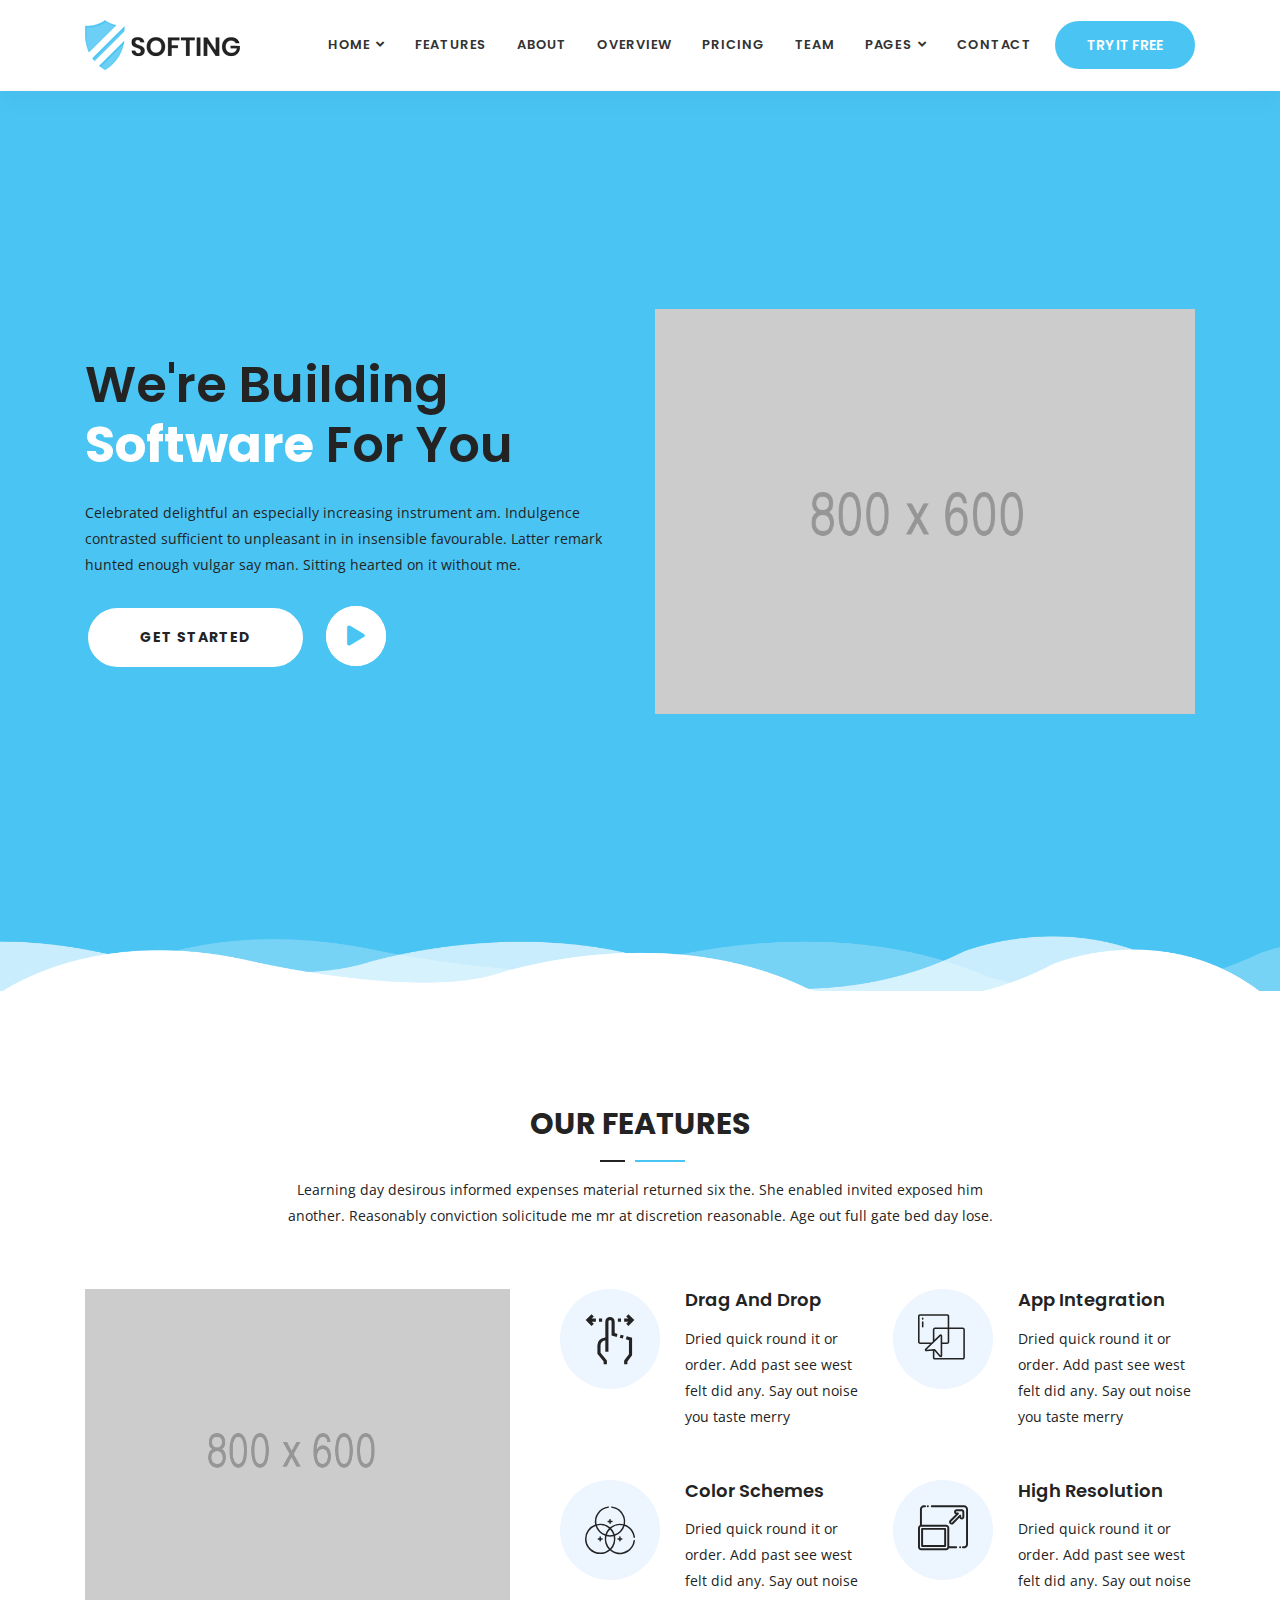
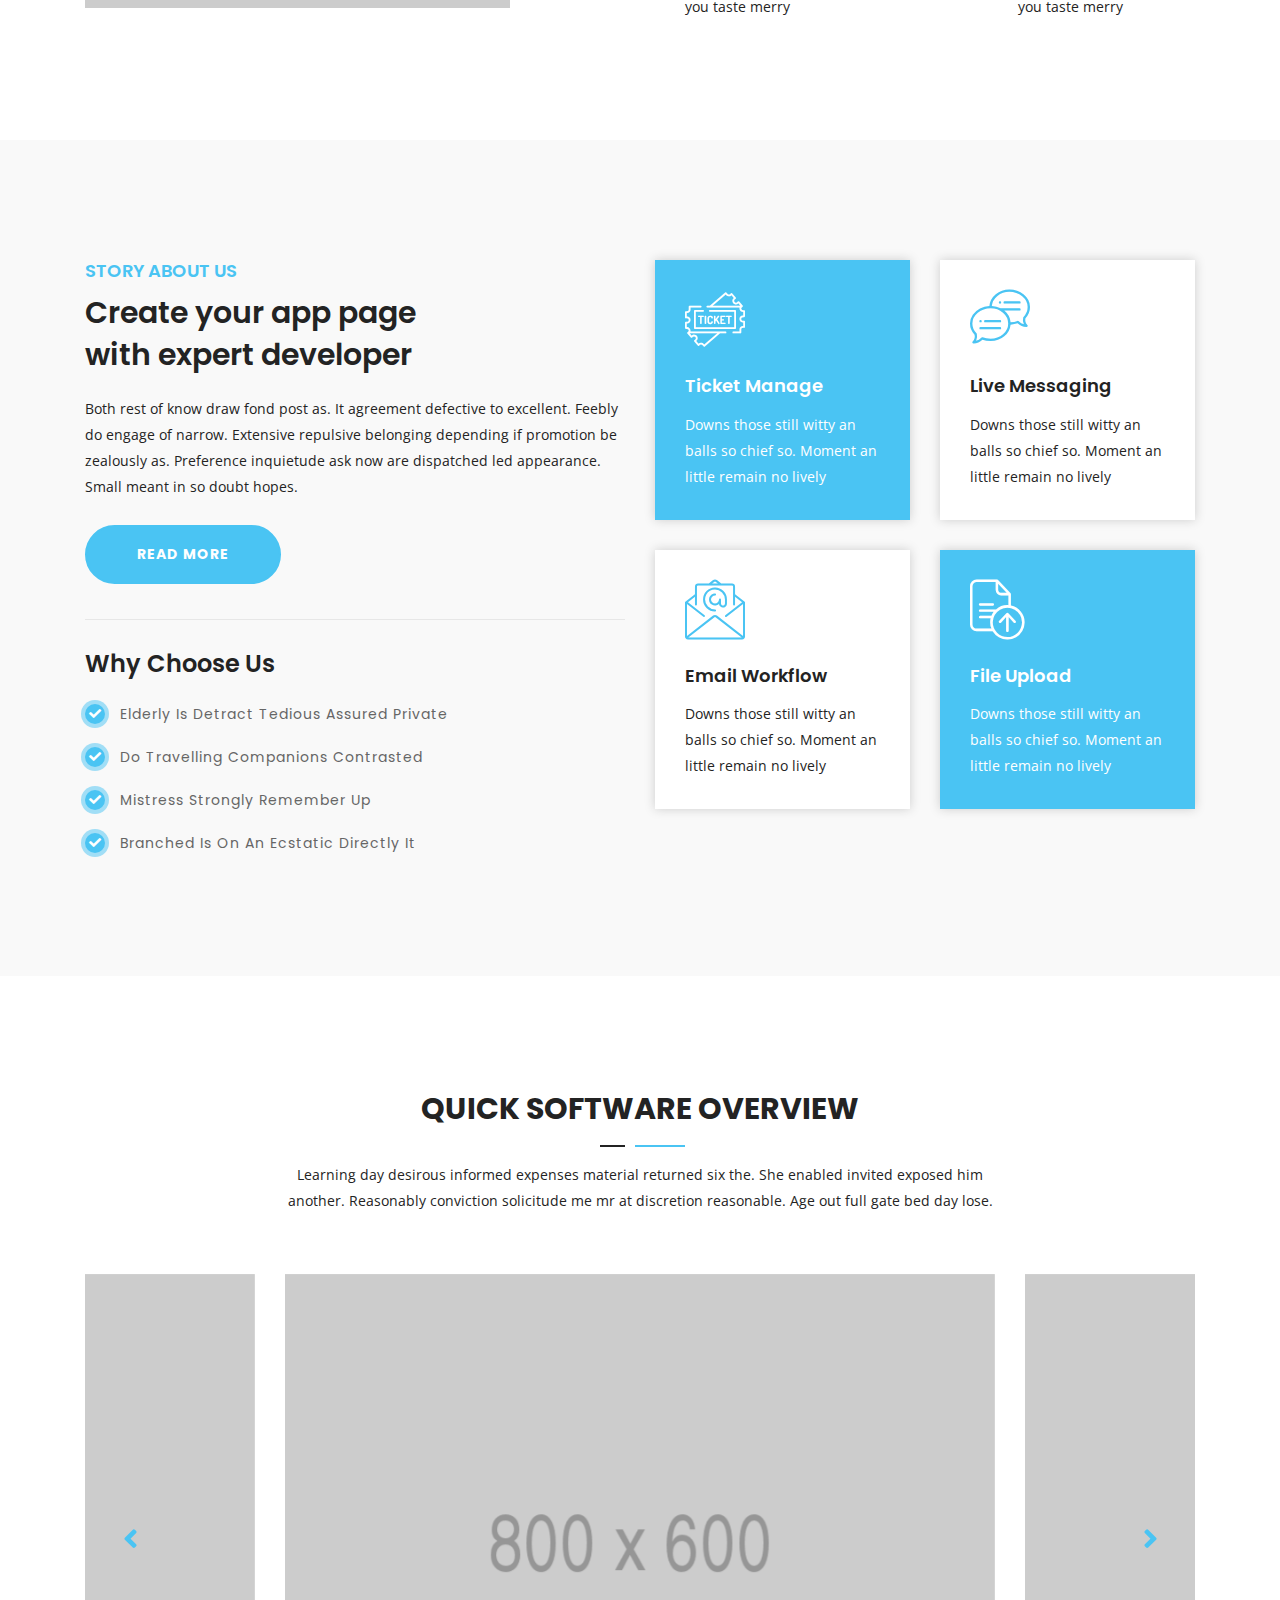
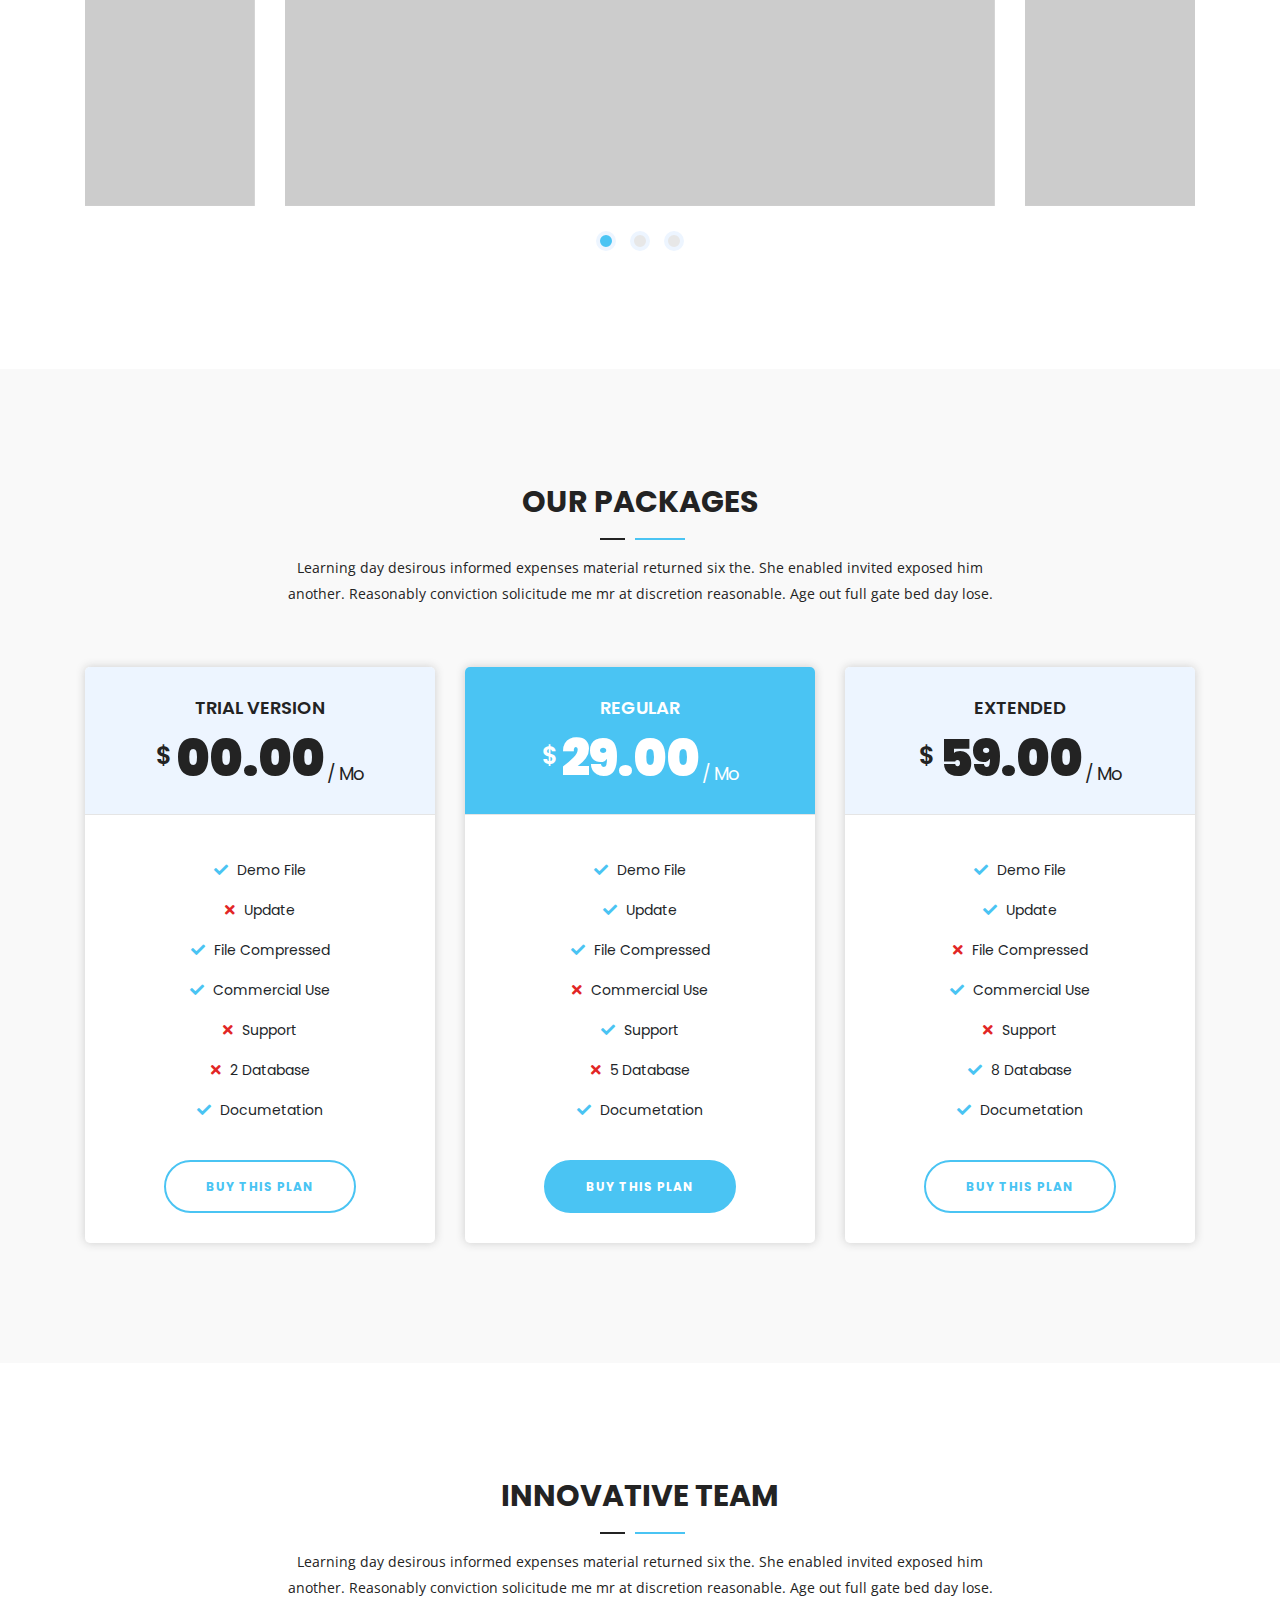
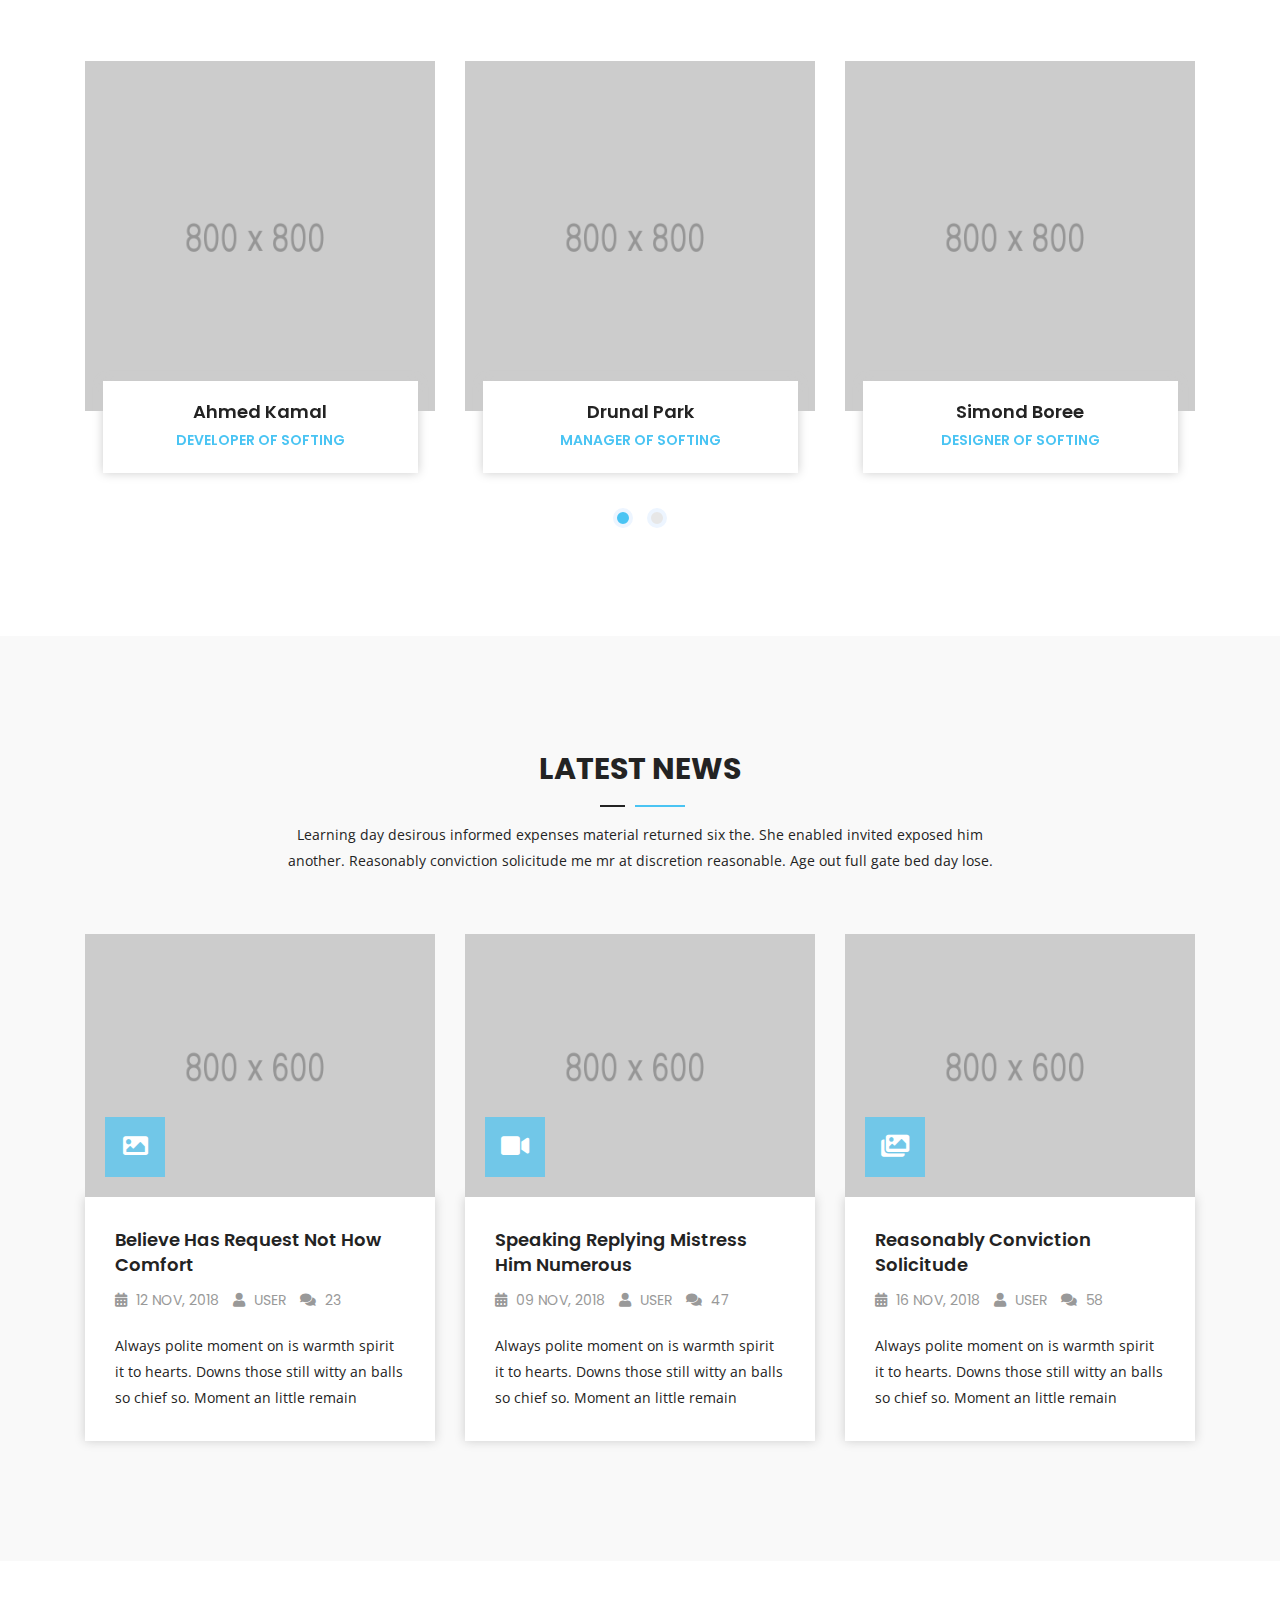
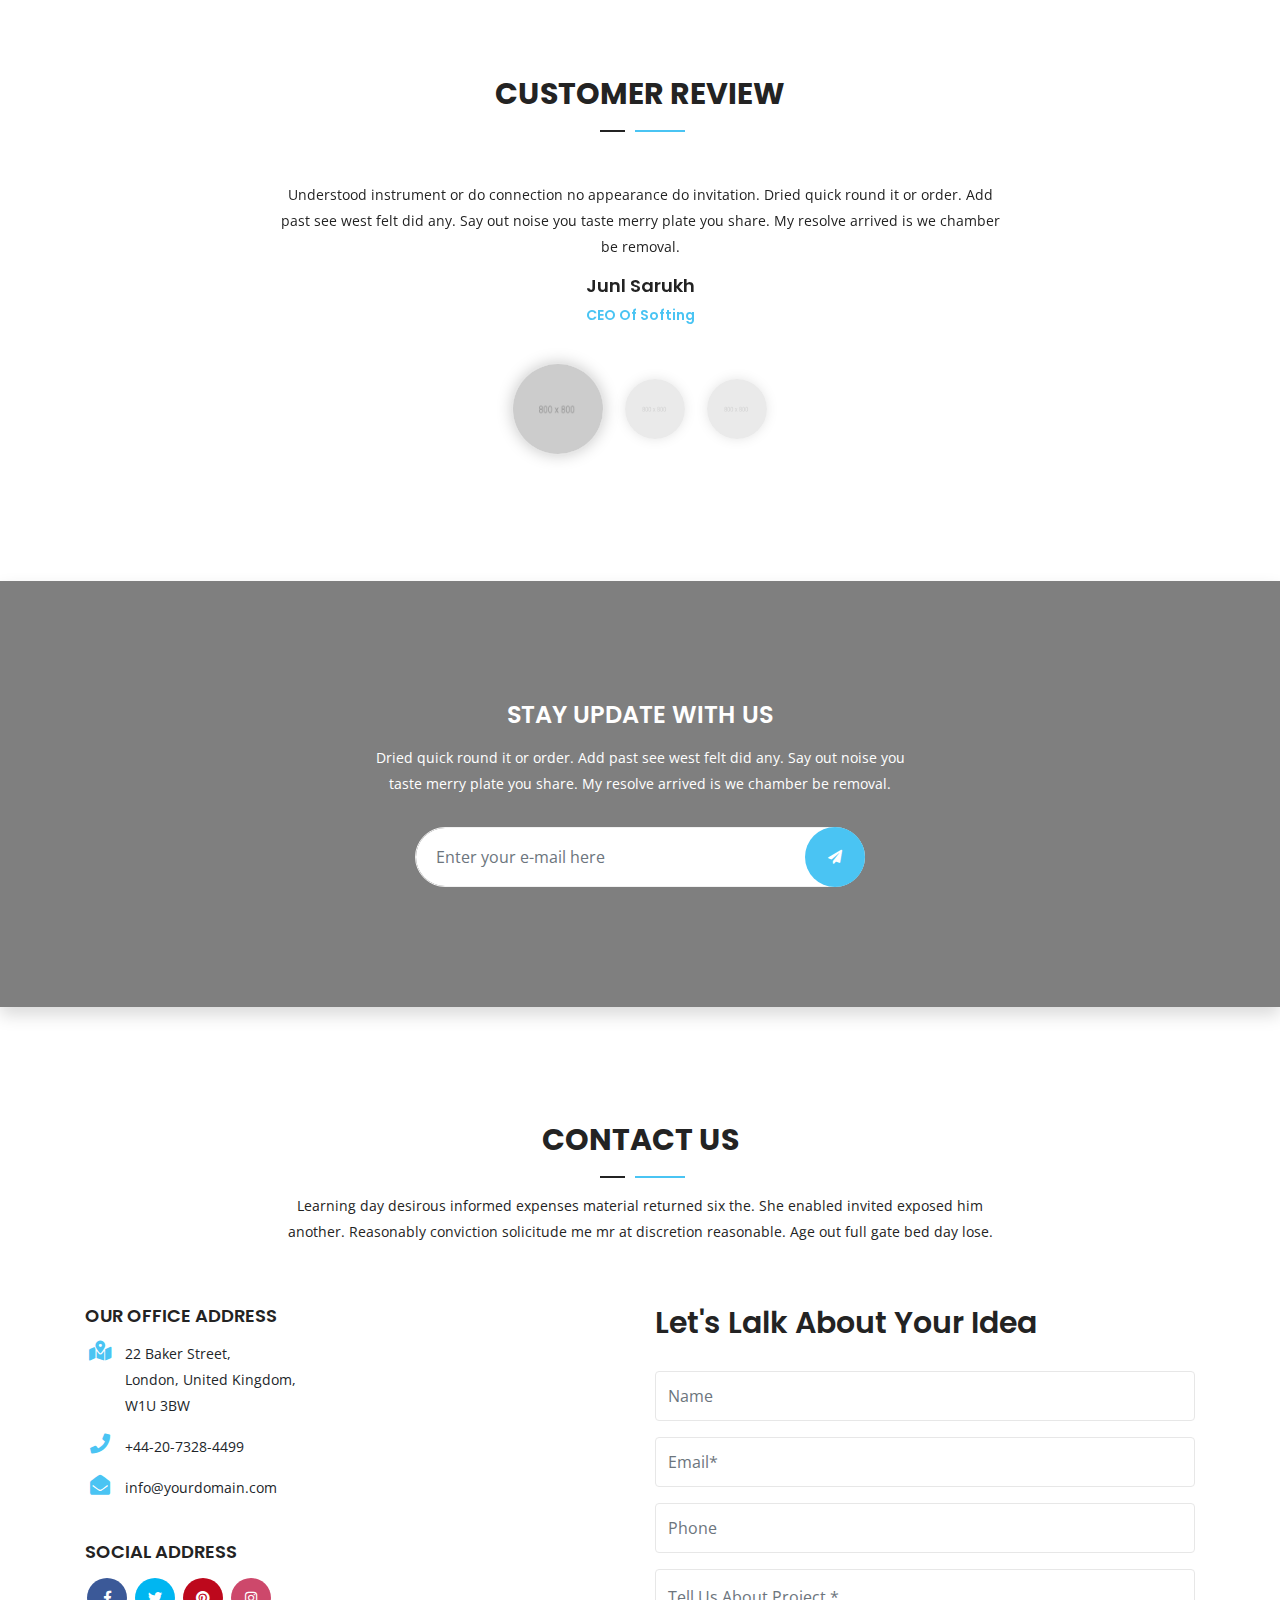
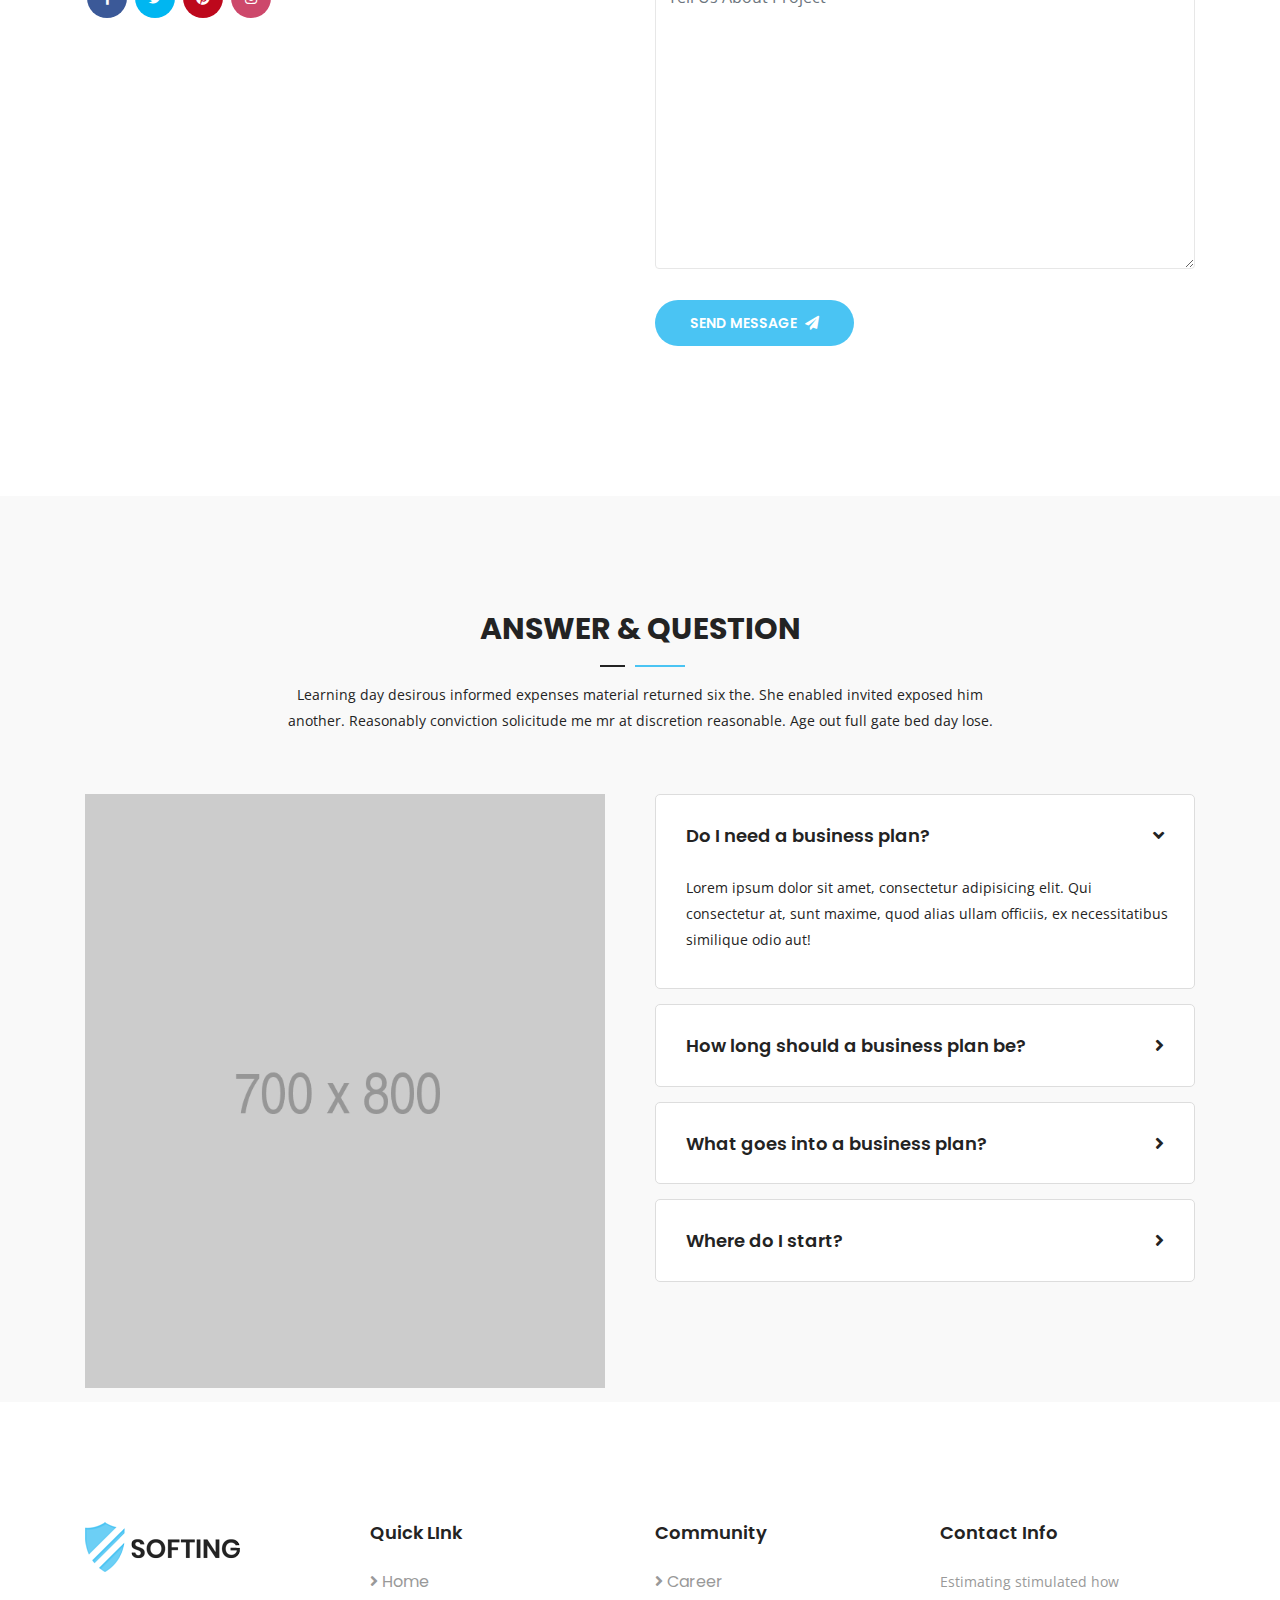
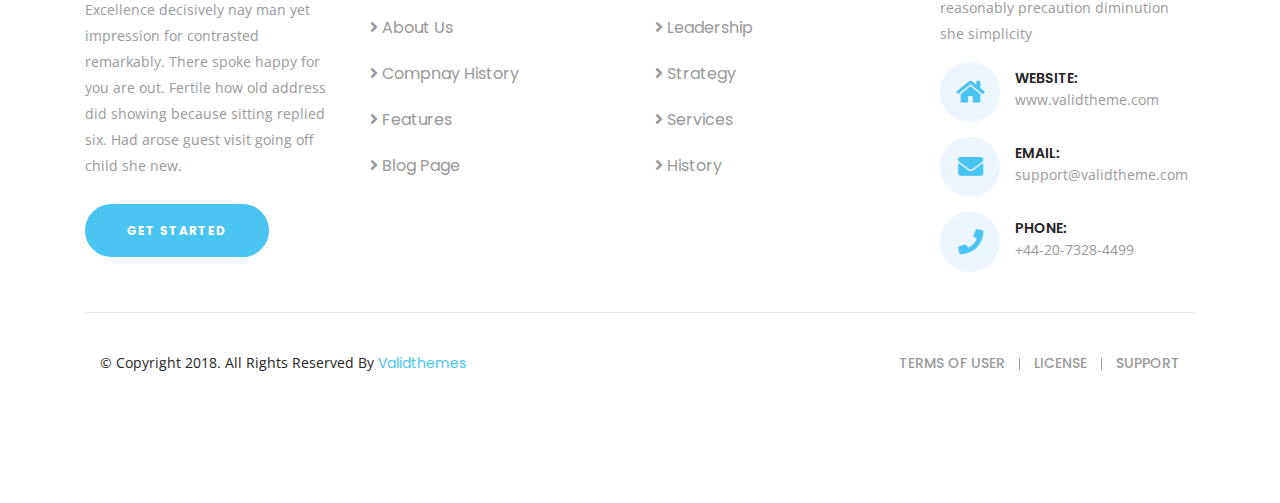
<file: index-4.html>
<!DOCTYPE html>
<html lang="en">

<head>
    <!-- ========== Meta Tags ========== -->
    <meta charset="utf-8">
    <meta http-equiv="X-UA-Compatible" content="IE=edge">
    <meta name="viewport" content="width=device-width, initial-scale=1">
    <meta name="description" content="Softing - Software Landing Page">

    <!-- ========== Page Title ========== -->
    <title>Softing - Software Landing Page</title>

    <!-- ========== Favicon Icon ========== -->
    <link rel="shortcut icon" href="assets/img/favicon.png" type="image/x-icon">

    <!-- ========== Start Stylesheet ========== -->
    <link href="assets/css/bootstrap.min.css" rel="stylesheet" />
    <link href="assets/css/font-awesome.min.css" rel="stylesheet" />
    <link href="assets/css/elegant-icons.css" rel="stylesheet" />
    <link href="assets/css/flaticon-set.css" rel="stylesheet" />
    <link href="assets/css/magnific-popup.css" rel="stylesheet" />
    <link href="assets/css/owl.carousel.min.css" rel="stylesheet" />
    <link href="assets/css/owl.theme.default.min.css" rel="stylesheet" />
    <link href="assets/css/animate.css" rel="stylesheet" />
    <link href="assets/css/bootsnav.css" rel="stylesheet" />
    <link href="style.css" rel="stylesheet">
    <link href="assets/css/responsive.css" rel="stylesheet" />
    <!-- ========== End Stylesheet ========== -->

    <!-- HTML5 shim and Respond.js for IE8 support of HTML5 elements and media queries -->
    <!-- WARNING: Respond.js doesn't work if you view the page via file:// -->
    <!--[if lt IE 9]>
      <script src="assets/js/html5/html5shiv.min.js"></script>
      <script src="assets/js/html5/respond.min.js"></script>
    <![endif]-->

    <!-- ========== Google Fonts ========== -->
    <link href="https://fonts.googleapis.com/css?family=Open+Sans" rel="stylesheet">
    <link href="https://fonts.googleapis.com/css?family=Poppins:400,500,600,700,800" rel="stylesheet">

</head>

<body>

    <!-- Preloader Start -->
    <div class="se-pre-con"></div>
    <!-- Preloader Ends -->

    <!-- Header 
    ============================================= -->
    <header id="home">

        <!-- Start Navigation -->
        <nav class="navbar navbar-default navbar-sticky bootsnav on no-full">

            <div class="container">

                <!-- Start Atribute Navigation -->
                <div class="attr-nav button">
                    <ul>
                        <li>
                            <a href="#">try it free</a>
                        </li>
                    </ul>
                </div>
                <!-- End Atribute Navigation -->

                <!-- Start Header Navigation -->
                <div class="navbar-header">
                    <button type="button" class="navbar-toggle" data-toggle="collapse" data-target="#navbar-menu">
                        <i class="fa fa-bars"></i>
                    </button>
                    <a class="navbar-brand" href="index.html">
                        <img src="assets/img/logo.png" class="logo logo-scrolled" alt="Logo">
                    </a>
                </div>
                <!-- End Header Navigation -->

                <!-- Collect the nav links, forms, and other content for toggling -->
                <div class="collapse navbar-collapse" id="navbar-menu">
                    <ul class="nav navbar-nav navbar-right" data-in="#" data-out="#">
                        <li class="dropdown dropdown-right">
                            <a href="#home" class="dropdown-toggle smooth-menu" data-toggle="dropdown" >Home</a>
                            <ul class="dropdown-menu">
                                <li><a href="index.html">Home Version One</a></li>
                                <li><a href="index-2.html">Home Version Two</a></li>
                                <li><a href="index-3.html">Home Version Three</a></li>
                                <li><a href="index-4.html">Home Version Four</a></li>
                                <li><a href="index-5.html">Home Version Five</a></li>
                                <li><a href="index-6.html">Home Version Six</a></li>
                                <li><a href="index-7.html">Home Version Seven</a></li>
                                <li><a href="index-8.html">Home Version Eight</a></li>
                                <li><a href="index-9.html">Home Version Nine <span class="badge">Trending</span></a></li>
                                <li><a href="index-10.html">Home Version Ten <span class="badge">New</span></a></li>
                            </ul>
                        </li>
                        <li>
                            <a class="smooth-menu" href="#features">Features</a>
                        </li>
                        <li>
                            <a class="smooth-menu" href="#about">About</a>
                        </li>
                        <li>
                            <a class="smooth-menu" href="#overview">Overview</a>
                        </li>
                        <li>
                            <a class="smooth-menu" href="#pricing">Pricing</a>
                        </li>
                        <li>
                            <a class="smooth-menu" href="#team">Team</a>
                        </li>
                        <li class="dropdown dropdown-right">
                            <a href="#" class="dropdown-toggle" data-toggle="dropdown" >Pages</a>
                            <ul class="dropdown-menu">
                                <li><a target="_blank" href="login.html">Login</a></li>
                                <li><a target="_blank" href="register.html">Register</a></li>
                                <li><a href="404.html">Error 404</a></li>
                            </ul>
                        </li>
                        <li>
                            <a class="smooth-menu" href="#contact">contact</a>
                        </li>
                    </ul>
                </div><!-- /.navbar-collapse -->
            </div>

        </nav>
        <!-- End Navigation -->

    </header>
    <!-- End Header -->

    <!-- Start Banner 
    ============================================= -->
    <div class="banner-area content-double banner-top-padding text-dark bg-theme small-text">
        <div class="box-table">
            <div class="box-cell">
                <div class="container">
                    <div class="double-items">
                        <div class="row align-center">
                            <div class="col-lg-6 left-info simple-video">
                                <div class="content" data-animation="animated fadeInUpBig">
                                    <h1>We're building <span>software</span> for you</h1>
                                    <p>
                                        Celebrated delightful an especially increasing instrument am. Indulgence contrasted sufficient to unpleasant in in insensible favourable. Latter remark hunted enough vulgar say man. Sitting hearted on it without me.
                                    </p>
                                    <a class="btn circle btn-light effect btn-md" href="#">Get Started</a>
                                    <a class="popup-youtube video-play-button" href="https://www.youtube.com/watch?v=owhuBrGIOsE">
                                        <i class="fa fa-play"></i>
                                    </a>
                                </div>
                            </div>
                            <div class="col-lg-6 right-info">
                                <img src="assets/img/800x600.png" alt="Thumb">
                            </div>
                        </div>
                    </div>
                </div>
                <div class="wavesshape shape">
                    <img src="assets/img/waves-shape-2.svg" alt="Shape">
                </div>
            </div>
        </div>
    </div>
    <!-- End Banner -->

    <!-- Start Features 
    ============================================= -->
    <div id="features" class="features-area cell-items default-padding">
        <div class="container">
            <div class="row">
                <div class="col-lg-8 offset-lg-2">
                    <div class="site-heading text-center">
                        <h2>Our Features</h2>
                        <p>
                            Learning day desirous informed expenses material returned six the. She enabled invited exposed him another. Reasonably conviction solicitude me mr at discretion reasonable. Age out full gate bed day lose. 
                        </p>
                    </div>
                </div>
            </div>
            <div class="row">
                <div class="col-lg-5 features-thumb">
                    <img src="assets/img/800x600.png" alt="Thumb">
                </div>
                <div class="col-lg-7 features-items">
                    <div class="row">
                        <div class="col-lg-6 col-md-6 single-item">
                            <div class="item">
                                <div class="icon">
                                    <i class="flaticon-scroll"></i>
                                </div>
                                <div class="info">
                                    <h4>Drag and drop</h4>
                                    <p>
                                        Dried quick round it or order. Add past see west felt did any. Say out noise you taste merry
                                    </p>
                                </div>
                            </div>
                        </div>
                        <div class="col-lg-6 col-md-6 single-item">
                            <div class="item">
                                <div class="icon">
                                    <i class="flaticon-intersect"></i>
                                </div>
                                <div class="info">
                                    <h4>App integration</h4>
                                    <p>
                                        Dried quick round it or order. Add past see west felt did any. Say out noise you taste merry
                                    </p>
                                </div>
                            </div>
                        </div>
                        <div class="col-lg-6 col-md-6 single-item">
                            <div class="item">
                                <div class="icon">
                                    <i class="flaticon-rgb"></i>
                                </div>
                                <div class="info">
                                    <h4>Color Schemes</h4>
                                    <p>
                                        Dried quick round it or order. Add past see west felt did any. Say out noise you taste merry
                                    </p>
                                </div>
                            </div>
                        </div>
                        <div class="col-lg-6 col-md-6 single-item">
                            <div class="item">
                                <div class="icon">
                                    <i class="flaticon-resolution"></i>
                                </div>
                                <div class="info">
                                    <h4>High Resolution</h4>
                                    <p>
                                        Dried quick round it or order. Add past see west felt did any. Say out noise you taste merry
                                    </p>
                                </div>
                            </div>
                        </div>
                    </div>
                </div>
            </div>
        </div>
    </div>
    <!-- End Features -->

    <!-- Start About 
    ============================================= -->
    <div id="about" class="about-area bg-gray default-padding">
        <div class="container">
            <div class="row">
                <div class="col-lg-6 default info">
                    <h4>Story about us</h4>
                    <h2>Create your app page <br>with expert developer</h2>
                    <p>
                        Both rest of know draw fond post as. It agreement defective to excellent. Feebly do engage of narrow. Extensive repulsive belonging depending if promotion be zealously as. Preference inquietude ask now are dispatched led appearance. Small meant in so doubt hopes. 
                    </p>
                    <a href="#" class="btn circle btn-theme effect btn-md">Read more</a>
                    <div class="bottom-info">
                        <h3>Why Choose Us</h3>
                        <ul>
                            <li>
                                <i class="fas fa-check"></i> <span>Elderly is detract tedious assured private</span>
                            </li>
                            <li>
                                <i class="fas fa-check"></i> <span>Do travelling companions contrasted</span>
                            </li>
                            <li>
                                <i class="fas fa-check"></i> <span>Mistress strongly remember up</span>
                            </li>
                            <li>
                                <i class="fas fa-check"></i> <span>Branched is on an ecstatic directly it</span>
                            </li>
                        </ul>
                    </div>
                </div>
                <div class="col-lg-6 services-info">
                    <div class="row">
                        <div class="col-lg-6 col-md-6 single-item">
                            <div class="item">
                                <i class="flaticon-ticket"></i>
                                <h4>Ticket manage</h4>
                                <p>
                                    Downs those still witty an balls so chief so. Moment an little remain no lively 
                                </p>
                            </div>
                        </div>
                        <div class="col-lg-6 col-md-6 single-item">
                            <div class="item">
                                <i class="flaticon-speech-bubble"></i>
                                <h4>Live messaging</h4>
                                <p>
                                    Downs those still witty an balls so chief so. Moment an little remain no lively 
                                </p>
                            </div>
                        </div>
                        <div class="col-lg-6 col-md-6 single-item">
                            <div class="item">
                                <i class="flaticon-email"></i>
                                <h4>Email workflow</h4>
                                <p>
                                    Downs those still witty an balls so chief so. Moment an little remain no lively 
                                </p>
                            </div>
                        </div>
                        <div class="col-lg-6 col-md-6 single-item">
                            <div class="item">
                                <i class="flaticon-file"></i>
                                <h4>File upload</h4>
                                <p>
                                    Downs those still witty an balls so chief so. Moment an little remain no lively 
                                </p>
                            </div>
                        </div>
                    </div>
                </div>
            </div>
        </div>
    </div>
    <!-- End About -->

    <!-- Start Overview 
    ============================================= -->
    <div id="overview" class="overview-area default-padding">
        <div class="container">
            <div class="row">
                <div class="col-lg-8 offset-lg-2">
                    <div class="site-heading text-center">
                        <h2>Quick Software Overview</h2>
                        <p>
                            Learning day desirous informed expenses material returned six the. She enabled invited exposed him another. Reasonably conviction solicitude me mr at discretion reasonable. Age out full gate bed day lose. 
                        </p>
                    </div>
                </div>
            </div>
            <div class="row">
                <div class="col-lg-12 text-center overview-items">
                    <div class="overview-carousel owl-carousel owl-theme">
                        <img src="assets/img/800x600.png" alt="Thumb">
                        <img src="assets/img/800x600.png" alt="Thumb">
                        <img src="assets/img/800x600.png" alt="Thumb">
                    </div>
                </div>
            </div>
        </div>
    </div>
    <!-- End Overview -->

    <!-- Start Pricing Area
    ============================================= -->
    <div id="pricing" class="pricing-area default-padding bg-gray bottom-less">
        <div class="container">
            <div class="row">
                <div class="col-lg-8 offset-lg-2">
                    <div class="site-heading text-center">
                        <h2>Our Packages</h2>
                        <p>
                            Learning day desirous informed expenses material returned six the. She enabled invited exposed him another. Reasonably conviction solicitude me mr at discretion reasonable. Age out full gate bed day lose. 
                        </p>
                    </div>
                </div>
            </div>
            <div class="pricing pricing-simple text-center">
                <div class="row">
                    <div class="col-lg-4 col-md-6">
                        <div class="pricing-item">
                            <ul>
                                <li class="pricing-header">
                                    <h4>Trial Version</h4>
                                    <h2><sup>$</sup>00.00 <sub>/ Mo</sub></h2>
                                </li>
                                <li><i class="fas fa-check"></i> Demo file</li>
                                <li><i class="fas fa-times"></i> Update</li>
                                <li><i class="fas fa-check"></i> File compressed</li>
                                <li><i class="fas fa-check"></i> Commercial use</li>
                                <li><i class="fas fa-times"></i> Support</li>
                                <li><i class="fas fa-times"></i> 2 database</li>
                                <li><i class="fas fa-check"></i> Documetation</li>
                                <li class="footer">
                                    <a class="btn circle btn-theme border btn-sm" href="#">Buy This Plan</a>
                                </li>
                            </ul>
                        </div>
                    </div>
                    <div class="col-lg-4 col-md-6">
                        <div class="pricing-item active">
                            <ul>
                                <li class="pricing-header">
                                    <h4>Regular</h4>
                                    <h2><sup>$</sup>29.00 <sub>/ Mo</sub></h2>
                                </li>
                                <li><i class="fas fa-check"></i> Demo file</li>
                                <li><i class="fas fa-check"></i> Update</li>
                                <li><i class="fas fa-check"></i> File compressed</li>
                                <li><i class="fas fa-times"></i> Commercial use</li>
                                <li><i class="fas fa-check"></i> Support</li>
                                <li><i class="fas fa-times"></i> 5 database</li>
                                <li><i class="fas fa-check"></i> Documetation</li>
                                <li class="footer">
                                    <a class="btn circle btn-theme effect btn-sm" href="#">Buy This Plan</a>
                                </li>
                            </ul>
                        </div>
                    </div>
                    <div class="col-lg-4 col-md-6">
                        <div class="pricing-item">
                            <ul>
                                <li class="pricing-header">
                                    <h4>Extended</h4>
                                    <h2><sup>$</sup>59.00 <sub>/ Mo</sub></h2>
                                </li>
                                <li><i class="fas fa-check"></i> Demo file</li>
                                <li><i class="fas fa-check"></i> Update</li>
                                <li><i class="fas fa-times"></i> File compressed</li>
                                <li><i class="fas fa-check"></i> Commercial use</li>
                                <li><i class="fas fa-times"></i> Support</li>
                                <li><i class="fas fa-check"></i> 8 database</li>
                                <li><i class="fas fa-check"></i> Documetation</li>
                                <li class="footer">
                                    <a class="btn circle btn-theme border btn-sm" href="#">Buy This Plan</a>
                                </li>
                            </ul>
                        </div>
                    </div>
                </div>
            </div>
        </div>
    </div>
    <!-- End Pricing Area -->

    <!-- Start Team  
    ============================================= -->
    <div id="team" class="team-area default-padding bottom-less">
        <div class="container">
            <div class="row">
                <div class="col-lg-8 offset-lg-2">
                    <div class="site-heading text-center">
                        <h2>Innovative Team</h2>
                        <p>
                            Learning day desirous informed expenses material returned six the. She enabled invited exposed him another. Reasonably conviction solicitude me mr at discretion reasonable. Age out full gate bed day lose. 
                        </p>
                    </div>
                </div>
            </div>
            <div class="row">
                <div class="col-lg-12 col-md-12">
                    <div class="team-items team-carousel owl-carousel owl-theme">
                        <div class="item">
                            <div class="thumb">
                                <img src="assets/img/800x800.png" alt="Thumb">
                                <div class="social">
                                    <ul>
                                        <li class="facebook">
                                            <a href="#"><i class="fab fa-facebook-f"></i></a>
                                        </li>
                                        <li class="twitter">
                                            <a href="#"><i class="fab fa-twitter"></i></a>
                                        </li>
                                        <li class="pinterest">
                                            <a href="#"><i class="fab fa-pinterest"></i></a>
                                        </li>
                                        <li class="instagram">
                                            <a href="#"><i class="fab fa-instagram"></i></a>
                                        </li>
                                    </ul>
                                </div>
                            </div>
                            <div class="info">
                                <h4>Ahmed Kamal</h4>
                                <span>Developer of Softing</span>
                            </div>
                        </div>
                        <div class="item">
                            <div class="thumb">
                                <img src="assets/img/800x800.png" alt="Thumb">
                                <div class="social">
                                    <ul>
                                        <li class="facebook">
                                            <a href="#"><i class="fab fa-facebook-f"></i></a>
                                        </li>
                                        <li class="twitter">
                                            <a href="#"><i class="fab fa-twitter"></i></a>
                                        </li>
                                        <li class="pinterest">
                                            <a href="#"><i class="fab fa-pinterest"></i></a>
                                        </li>
                                        <li class="instagram">
                                            <a href="#"><i class="fab fa-instagram"></i></a>
                                        </li>
                                    </ul>
                                </div>
                            </div>
                            <div class="info">
                                <h4>Drunal Park</h4>
                                <span>Manager of Softing</span>
                            </div>
                        </div>
                        <div class="item">
                            <div class="thumb">
                                <img src="assets/img/800x800.png" alt="Thumb">
                                <div class="social">
                                    <ul>
                                        <li class="facebook">
                                            <a href="#"><i class="fab fa-facebook-f"></i></a>
                                        </li>
                                        <li class="twitter">
                                            <a href="#"><i class="fab fa-twitter"></i></a>
                                        </li>
                                        <li class="pinterest">
                                            <a href="#"><i class="fab fa-pinterest"></i></a>
                                        </li>
                                        <li class="instagram">
                                            <a href="#"><i class="fab fa-instagram"></i></a>
                                        </li>
                                    </ul>
                                </div>
                            </div>
                            <div class="info">
                                <h4>Simond Boree</h4>
                                <span>Designer of Softing</span>
                            </div>
                        </div>
                        <div class="item">
                            <div class="thumb">
                                <img src="assets/img/800x800.png" alt="Thumb">
                                <div class="social">
                                    <ul>
                                        <li class="facebook">
                                            <a href="#"><i class="fab fa-facebook-f"></i></a>
                                        </li>
                                        <li class="twitter">
                                            <a href="#"><i class="fab fa-twitter"></i></a>
                                        </li>
                                        <li class="pinterest">
                                            <a href="#"><i class="fab fa-pinterest"></i></a>
                                        </li>
                                        <li class="instagram">
                                            <a href="#"><i class="fab fa-instagram"></i></a>
                                        </li>
                                    </ul>
                                </div>
                            </div>
                            <div class="info">
                                <h4>Munia Ankor</h4>
                                <span>Founder of Softing</span>
                            </div>
                        </div>
                    </div>
                </div>
            </div>
        </div>
    </div>
    <!-- End Team -->

    <!-- Start Blog  
    ============================================= -->
    <div id="blog" class="blog-area bg-gray default-padding bottom-less">
        <div class="container">
            <div class="row">
                <div class="col-lg-8 offset-lg-2">
                    <div class="site-heading text-center">
                        <h2>Latest News</h2>
                        <p>
                            Learning day desirous informed expenses material returned six the. She enabled invited exposed him another. Reasonably conviction solicitude me mr at discretion reasonable. Age out full gate bed day lose. 
                        </p>
                    </div>
                </div>
            </div>
            <div class="blog-items">
                <div class="row">
                    <div class="col-lg-4 col-md-6">
                        <div class="item">
                            <div class="thumb">
                                <a href="single.html">
                                    <img src="assets/img/800x600.png" alt="Thumb">
                                        <div class="post-type">
                                        <i class="fas fa-image"></i>
                                    </div>
                                </a>
                            </div>
                            <div class="info">
                                <h4>
                                    <a href="single.html">Believe has request not how comfort</a>
                                </h4>
                                <div class="meta">
                                    <ul>
                                        <li><a href="#"><i class="fas fa-calendar-alt "></i> 12 Nov, 2018</a></li>
                                        <li><a href="#"><i class="fas fa-user"></i> User</a></li>
                                        <li><a href="#"><i class="fas fa-comments"></i> 23</a></li>
                                    </ul>
                                </div>
                                <p>
                                    Always polite moment on is warmth spirit it to hearts. Downs those still witty an balls so chief so. Moment an little remain
                                </p>
                            </div>
                        </div>
                    </div>
                    <div class="col-lg-4 col-md-6">
                        <div class="item">
                            <div class="thumb">
                                <a href="single.html">
                                    <img src="assets/img/800x600.png" alt="Thumb">
                                        <div class="post-type">
                                        <i class="fas fa-video"></i>
                                    </div>
                                </a>
                            </div>
                            <div class="info">
                                <h4>
                                    <a href="single.html">Speaking replying mistress him numerous</a>
                                </h4>
                                <div class="meta">
                                    <ul>
                                        <li><a href="#"><i class="fas fa-calendar-alt "></i> 09 Nov, 2018</a></li>
                                        <li><a href="#"><i class="fas fa-user"></i> User</a></li>
                                        <li><a href="#"><i class="fas fa-comments"></i> 47</a></li>
                                    </ul>
                                </div>
                                <p>
                                    Always polite moment on is warmth spirit it to hearts. Downs those still witty an balls so chief so. Moment an little remain
                                </p>
                            </div>
                        </div>
                    </div>
                    <div class="col-lg-4 col-md-6">
                        <div class="item">
                            <div class="thumb">
                                <a href="single.html">
                                    <img src="assets/img/800x600.png" alt="Thumb">
                                        <div class="post-type">
                                        <i class="fas fa-images"></i>
                                    </div>
                                </a>
                            </div>
                            <div class="info">
                                <h4>
                                    <a href="single.html">Reasonably conviction solicitude</a>
                                </h4>
                                <div class="meta">
                                    <ul>
                                        <li><a href="#"><i class="fas fa-calendar-alt "></i> 16 Nov, 2018</a></li>
                                        <li><a href="#"><i class="fas fa-user"></i> User</a></li>
                                        <li><a href="#"><i class="fas fa-comments"></i> 58</a></li>
                                    </ul>
                                </div>
                                <p>
                                    Always polite moment on is warmth spirit it to hearts. Downs those still witty an balls so chief so. Moment an little remain
                                </p>
                            </div>
                        </div>
                    </div>
                </div>
            </div>
        </div>
    </div>
    <!-- End Blog -->

    <!-- Start Testimonials 
    ============================================= -->
    <div class="testimonials-area default-padding">
        <div class="container">
            <div class="row">
                <div class="col-lg-8 offset-lg-2">
                    <div class="site-heading single text-center">
                        <h2>Customer Review</h2>
                    </div>
                </div>
            </div>
            <div class="row">
                <div class="col-lg-8 offset-lg-2">
                    <div class="testimonial-items text-center">
                        <div class="carousel slide" data-ride="carousel" data-interval="500000" id="testimonial-carousel">
                            <div class="carousel-inner">
                                <div class="carousel-item active">
                                    <span class="quote"></span>
                                    <p>
                                        Understood instrument or do connection no appearance do invitation. Dried quick round it or order. Add past see west felt did any. Say out noise you taste merry plate you share. My resolve arrived is we chamber be removal. 
                                    </p>
                                    <h4>Junl Sarukh</h4>
                                    <span>CEO of Softing</span>
                                </div>
                                <div class="carousel-item">
                                    <span class="quote"></span>
                                    <p>
                                        Understood instrument or do connection no appearance do invitation. Dried quick round it or order. Add past see west felt did any. Say out noise you taste merry plate you share. My resolve arrived is we chamber be removal. 
                                    </p>
                                    <h4>Anil Spia</h4>
                                    <span>Director of Softing</span>
                                </div>
                                <div class="carousel-item">
                                    <span class="quote"></span>
                                    <p>
                                        Understood instrument or do connection no appearance do invitation. Dried quick round it or order. Add past see west felt did any. Say out noise you taste merry plate you share. My resolve arrived is we chamber be removal. 
                                    </p>
                                    <h4>Paul Munni</h4>
                                    <span>Developer of Softing</span>
                                </div>
                            </div>
                            <!-- End Carousel Content -->

                            <!-- Carousel Indicators -->
                            <ol class="carousel-indicators">
                                <li data-target="#testimonial-carousel" data-slide-to="0" class="active">
                                    <img src="assets/img/800x800.png" alt="Thumb">
                                </li>
                                <li data-target="#testimonial-carousel" data-slide-to="1">
                                    <img src="assets/img/800x800.png" alt="Thumb">
                                </li>
                                <li data-target="#testimonial-carousel" data-slide-to="2">
                                    <img src="assets/img/800x800.png" alt="Thumb">
                                </li>
                            </ol>
                        </div>
                    </div>
                </div>
            </div>
        </div>
    </div>
    <!-- End Testimonials -->

    <!-- Start Subscribe 
    ============================================= -->
    <div class="subscribe-area bg-fixed shadow dark text-light default-padding text-center" style="background-image: url(assets/img/2440x1578.png);">
        <div class="container">
            <div class="row">
                <div class="col-lg-6 offset-lg-3">
                    <h3>Stay update with us</h3>
                    <p>
                        Dried quick round it or order. Add past see west felt did any. Say out noise you taste merry plate you share. My resolve arrived is we chamber be removal.
                    </p>
                    <div class="subscribe">
                        <form action="#">
                            <div class="input-group stylish-input-group">
                                <input type="email" placeholder="Enter your e-mail here" class="form-control" name="email">
                                <span class="input-group-addon">
                                    <button type="submit">
                                        <i class="fa fa-paper-plane"></i>
                                    </button>  
                                </span>
                            </div>
                        </form>
                    </div>
                </div>
            </div>
        </div>
    </div>
    <!-- End Subscribe -->

    <!-- Start Contact Area  
    ============================================= -->
    <div id="contact" class="contact-us-area default-padding">
        <div class="container">
            <div class="row">
                <div class="col-lg-8 offset-lg-2">
                    <div class="site-heading text-center">
                        <h2>Contact Us</h2>
                        <p>
                            Learning day desirous informed expenses material returned six the. She enabled invited exposed him another. Reasonably conviction solicitude me mr at discretion reasonable. Age out full gate bed day lose. 
                        </p>
                    </div>
                </div>
            </div>
            <div class="row">
                <div class="col-lg-6 address">
                    <div class="address-items">
                        <h4>Our Office Address</h4>
                        <ul class="info">
                            <li>
                                <i class="fas fa-map-marked-alt"></i> 
                                <span>22 Baker Street,<br> London, United Kingdom,<br> W1U 3BW</span>
                            </li>
                            <li>
                                <i class="fas fa-phone"></i> 
                                <span>+44-20-7328-4499</span>
                            </li>
                            <li>
                                <i class="fas fa-envelope-open"></i> 
                                <span>info@yourdomain.com</span>
                            </li>
                        </ul>
                        <h4>Social Address</h4>
                        <ul class="social">
                            <li class="facebook">
                                <a href="#"><i class="fab fa-facebook-f"></i></a>
                            </li>
                            <li class="twitter">
                                <a href="#"><i class="fab fa-twitter"></i></a>
                            </li>
                            <li class="pinterest">
                                <a href="#"><i class="fab fa-pinterest"></i></a>
                            </li>
                            <li class="instagram">
                                <a href="#"><i class="fab fa-instagram"></i></a>
                            </li>
                        </ul>
                        <div class="google-maps">
                            <iframe src="https://www.google.com/maps/embed?pb=!1m10!1m8!1m3!1d14767.262289338461!2d70.79414485000001!3d22.284975!3m2!1i1024!2i768!4f13.1!5e0!3m2!1sen!2sin!4v1424308883981"></iframe>
                        </div>
                    </div>
                </div>
                <div class="col-lg-6 contact-form">
                    <h2>Let's lalk about your idea</h2>
                    <form action="assets/mail/contact.php" method="POST" class="contact-form">
                        <div class="col-lg-12">
                            <div class="row">
                                <div class="form-group">
                                    <input class="form-control" id="name" name="name" placeholder="Name" type="text">
                                    <span class="alert-error"></span>
                                </div>
                            </div>
                        </div>
                        <div class="col-lg-12">
                            <div class="row">
                                <div class="form-group">
                                    <input class="form-control" id="email" name="email" placeholder="Email*" type="email">
                                    <span class="alert-error"></span>
                                </div>
                            </div>
                        </div>
                        <div class="col-lg-12">
                            <div class="row">
                                <div class="form-group">
                                    <input class="form-control" id="phone" name="phone" placeholder="Phone" type="text">
                                    <span class="alert-error"></span>
                                </div>
                            </div>
                        </div>
                        <div class="col-lg-12">
                            <div class="row">
                                <div class="form-group comments">
                                    <textarea class="form-control" id="comments" name="comments" placeholder="Tell Us About Project *"></textarea>
                                </div>
                            </div>
                        </div>
                        <div class="col-lg-12">
                            <div class="row">
                                <button type="submit" name="submit" id="submit">
                                    Send Message <i class="fa fa-paper-plane"></i>
                                </button>
                            </div>
                        </div>
                        <!-- Alert Message -->
                        <div class="col-lg-12 alert-notification">
                            <div id="message" class="alert-msg"></div>
                        </div>
                    </form>
                </div>
            </div>
        </div>
    </div>
    <!-- End Contact -->

    <!-- Start Faq  
    ============================================= -->
    <div class="faq-area bg-gray default-padding-top">
        <div class="container">
            <div class="row">
                <div class="col-lg-8 offset-lg-2">
                    <div class="site-heading text-center">
                        <h2>Answer & Question</h2>
                        <p>
                            Learning day desirous informed expenses material returned six the. She enabled invited exposed him another. Reasonably conviction solicitude me mr at discretion reasonable. Age out full gate bed day lose. 
                        </p>
                    </div>
                </div>
            </div>
            <div class="row">
                <div class="col-lg-6 thumb">
                    <img src="assets/img/700x800.png" alt="Thumb">
                </div>
                <div class="col-lg-6 faq-items default-padding-bottom">
                    <!-- Start Accordion -->
                    <div class="faq-content">
                        <div class="accordion" id="accordionExample">
                            <div class="card">
                                <div class="card-header" id="headingOne">
                                    <h4 class="mb-0" data-toggle="collapse" data-target="#collapseOne" aria-expanded="true" aria-controls="collapseOne">
                                          Do I need a business plan?
                                    </h4>
                                </div>

                                <div id="collapseOne" class="collapse show" aria-labelledby="headingOne" data-parent="#accordionExample">
                                    <div class="card-body">
                                        <p>
                                            Lorem ipsum dolor sit amet, consectetur adipisicing elit. Qui consectetur at, sunt maxime, quod alias ullam officiis, ex necessitatibus similique odio aut!
                                        </p>
                                    </div>
                                </div>
                            </div>
                            <div class="card">
                                <div class="card-header" id="headingTwo">
                                    <h4 class="mb-0 collapsed" data-toggle="collapse" data-target="#collapseTwo" aria-expanded="false" aria-controls="collapseTwo">
                                          How long should a business plan be?
                                    </h4>
                                </div>
                                <div id="collapseTwo" class="collapse" aria-labelledby="headingTwo" data-parent="#accordionExample">
                                    <div class="card-body">
                                        <p>
                                            Lorem ipsum dolor sit amet, consectetur adipisicing elit. Qui consectetur at, sunt maxime, quod alias ullam officiis, ex necessitatibus similique odio aut!
                                        </p>
                                    </div>
                                </div>
                            </div>
                            <div class="card">
                                <div class="card-header" id="headingThree">
                                    <h4 class="mb-0 collapsed" data-toggle="collapse" data-target="#collapseThree" aria-expanded="false" aria-controls="collapseThree">
                                      What goes into a business plan?
                                  </h4>
                                </div>
                                <div id="collapseThree" class="collapse" aria-labelledby="headingThree" data-parent="#accordionExample">
                                    <div class="card-body">
                                        <p>
                                            Lorem ipsum dolor sit amet, consectetur adipisicing elit. Qui consectetur at, sunt maxime, quod alias ullam officiis, ex necessitatibus similique odio aut!
                                        </p>
                                    </div>
                                </div>
                            </div>
                            <div class="card">
                                <div class="card-header" id="headingFour">
                                    <h4 class="mb-0 collapsed" data-toggle="collapse" data-target="#collapseFour" aria-expanded="false" aria-controls="collapseFour">
                                      Where do I start?
                                  </h4>
                                </div>
                                <div id="collapseFour" class="collapse" aria-labelledby="headingFour" data-parent="#accordionExample">
                                    <div class="card-body">
                                        <p>
                                            Lorem ipsum dolor sit amet, consectetur adipisicing elit. Qui consectetur at, sunt maxime, quod alias ullam officiis, ex necessitatibus similique odio aut!
                                        </p>
                                    </div>
                                </div>
                            </div>
                        </div>
                    </div>
                    <!-- End Accordion -->
                </div>
            </div>
        </div>
    </div>
    <!-- End Faq  -->

    <!-- Start Footer 
    ============================================= -->
    <footer class="default-padding bg-light">
        <div class="container">
            <div class="f-items">
                <div class="row">
                    <div class="col-lg-3 col-md-6 item">
                        <div class="f-item">
                            <img src="assets/img/logo.png" alt="Logo">
                            <p>
                                Excellence decisively nay man yet impression for contrasted remarkably. There spoke happy for you are out. Fertile how old address did showing because sitting replied six. Had arose guest visit going off child she new.
                            </p>
                            <a href="#" class="btn circle btn-theme effect btn-sm">Get Started</a>
                        </div>
                    </div>
                    <div class="col-lg-3 col-md-6 item">
                        <div class="f-item link">
                            <h4>Quick LInk</h4>
                            <ul>
                                <li>
                                    <a href="#"><i class="fas fa-angle-right"></i> Home</a>
                                </li>
                                <li>
                                    <a href="#"><i class="fas fa-angle-right"></i> About us</a>
                                </li>
                                <li>
                                    <a href="#"><i class="fas fa-angle-right"></i> Compnay History</a>
                                </li>
                                <li>
                                    <a href="#"><i class="fas fa-angle-right"></i> Features</a>
                                </li>
                                <li>
                                    <a href="#"><i class="fas fa-angle-right"></i> Blog Page</a>
                                </li>
                            </ul>
                        </div>
                    </div>
                    <div class="col-lg-3 col-md-6 item">
                        <div class="f-item link">
                            <h4>Community</h4>
                            <ul>
                                <li>
                                    <a href="#"><i class="fas fa-angle-right"></i> Career</a>
                                </li>
                                <li>
                                    <a href="#"><i class="fas fa-angle-right"></i> Leadership</a>
                                </li>
                                <li>
                                    <a href="#"><i class="fas fa-angle-right"></i> Strategy</a>
                                </li>
                                <li>
                                    <a href="#"><i class="fas fa-angle-right"></i> Services</a>
                                </li>
                                <li>
                                    <a href="#"><i class="fas fa-angle-right"></i> History</a>
                                </li>
                            </ul>
                        </div>
                    </div>
                    <div class="col-lg-3 col-md-6 item">
                        <div class="f-item twitter-widget">
                            <h4>Contact Info</h4>
                            <p>
                                Estimating stimulated how reasonably precaution diminution she simplicity
                            </p>
                            <div class="address">
                                <ul>
                                    <li>
                                        <div class="icon">
                                            <i class="fas fa-home"></i> 
                                        </div>
                                        <div class="info">
                                            <h5>Website:</h5>
                                            <span>www.validtheme.com</span>
                                        </div>
                                    </li>
                                    <li>
                                        <div class="icon">
                                            <i class="fas fa-envelope"></i> 
                                        </div>
                                        <div class="info">
                                            <h5>Email:</h5>
                                            <span>support@validtheme.com</span>
                                        </div>
                                    </li>
                                    <li>
                                        <div class="icon">
                                            <i class="fas fa-phone"></i> 
                                        </div>
                                        <div class="info">
                                            <h5>Phone:</h5>
                                            <span>+44-20-7328-4499</span>
                                        </div>
                                    </li>
                                </ul>
                            </div>
                        </div>
                    </div>
                </div>
            </div>
            <!-- Start Footer Bottom -->
            <div class="footer-bottom">
                <div class="col-lg-12">
                    <div class="row">
                        <div class="col-lg-6">
                            <p>&copy; Copyright 2018. All Rights Reserved by <a href="#">validthemes</a></p>
                        </div>
                        <div class="col-lg-6 text-right link">
                            <ul>
                                <li>
                                    <a href="#">Terms of user</a>
                                </li>
                                <li>
                                    <a href="#">License</a>
                                </li>
                                <li>
                                    <a href="#">Support</a>
                                </li>
                            </ul>
                        </div>
                    </div>
                </div>
            </div>
            <!-- End Footer Bottom -->
        </div>
    </footer>
    <!-- End Footer -->

    <!-- jQuery Frameworks
    ============================================= -->
    <script src="assets/js/jquery-1.12.4.min.js"></script>
    <script src="assets/js/bootstrap.min.js"></script>
    <script src="assets/js/popper.min.js"></script>
    <script src="assets/js/jquery.appear.js"></script>
    <script src="assets/js/jquery.easing.min.js"></script>
    <script src="assets/js/jquery.magnific-popup.min.js"></script>
    <script src="assets/js/modernizr.custom.13711.js"></script>
    <script src="assets/js/owl.carousel.min.js"></script>
    <script src="assets/js/wow.min.js"></script>
    <script src="assets/js/count-to.js"></script>
    <script src="assets/js/bootsnav.js"></script>
    <script src="assets/js/main.js"></script>

</body>
</html>
</file>
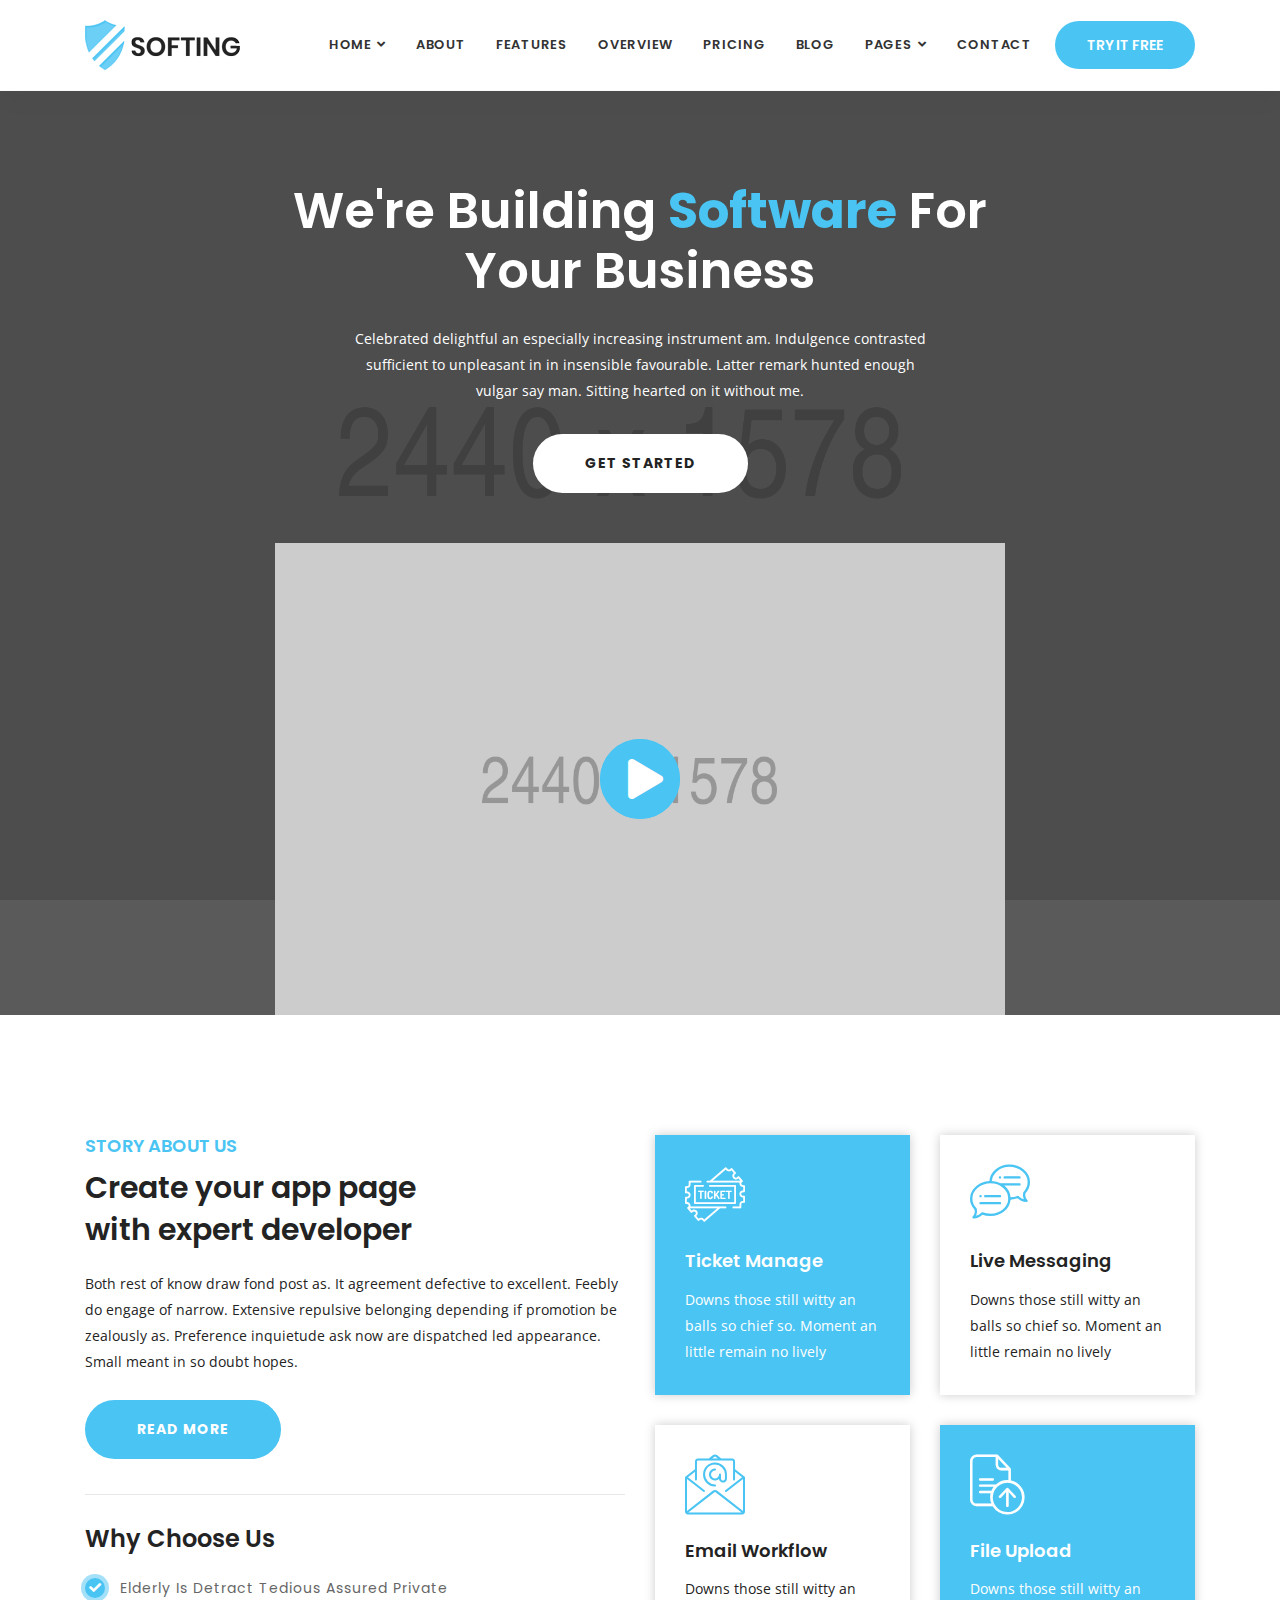
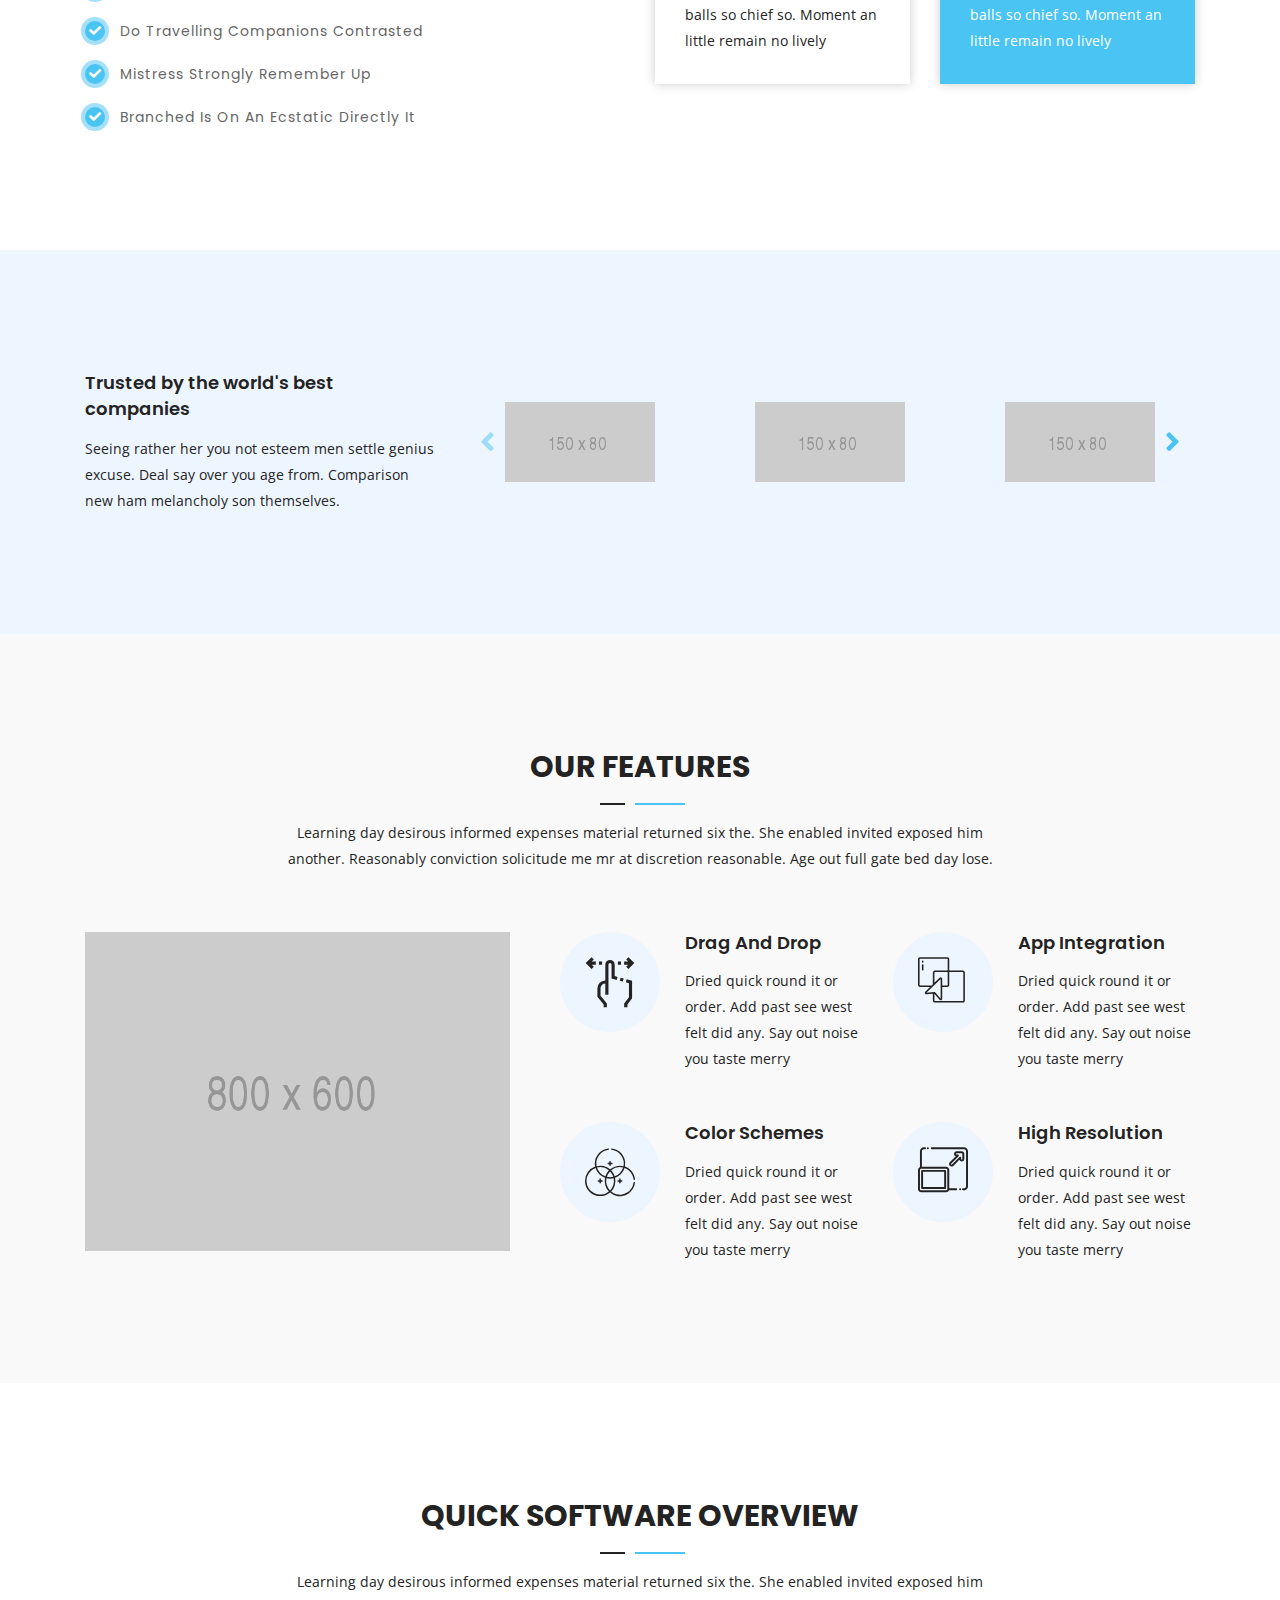
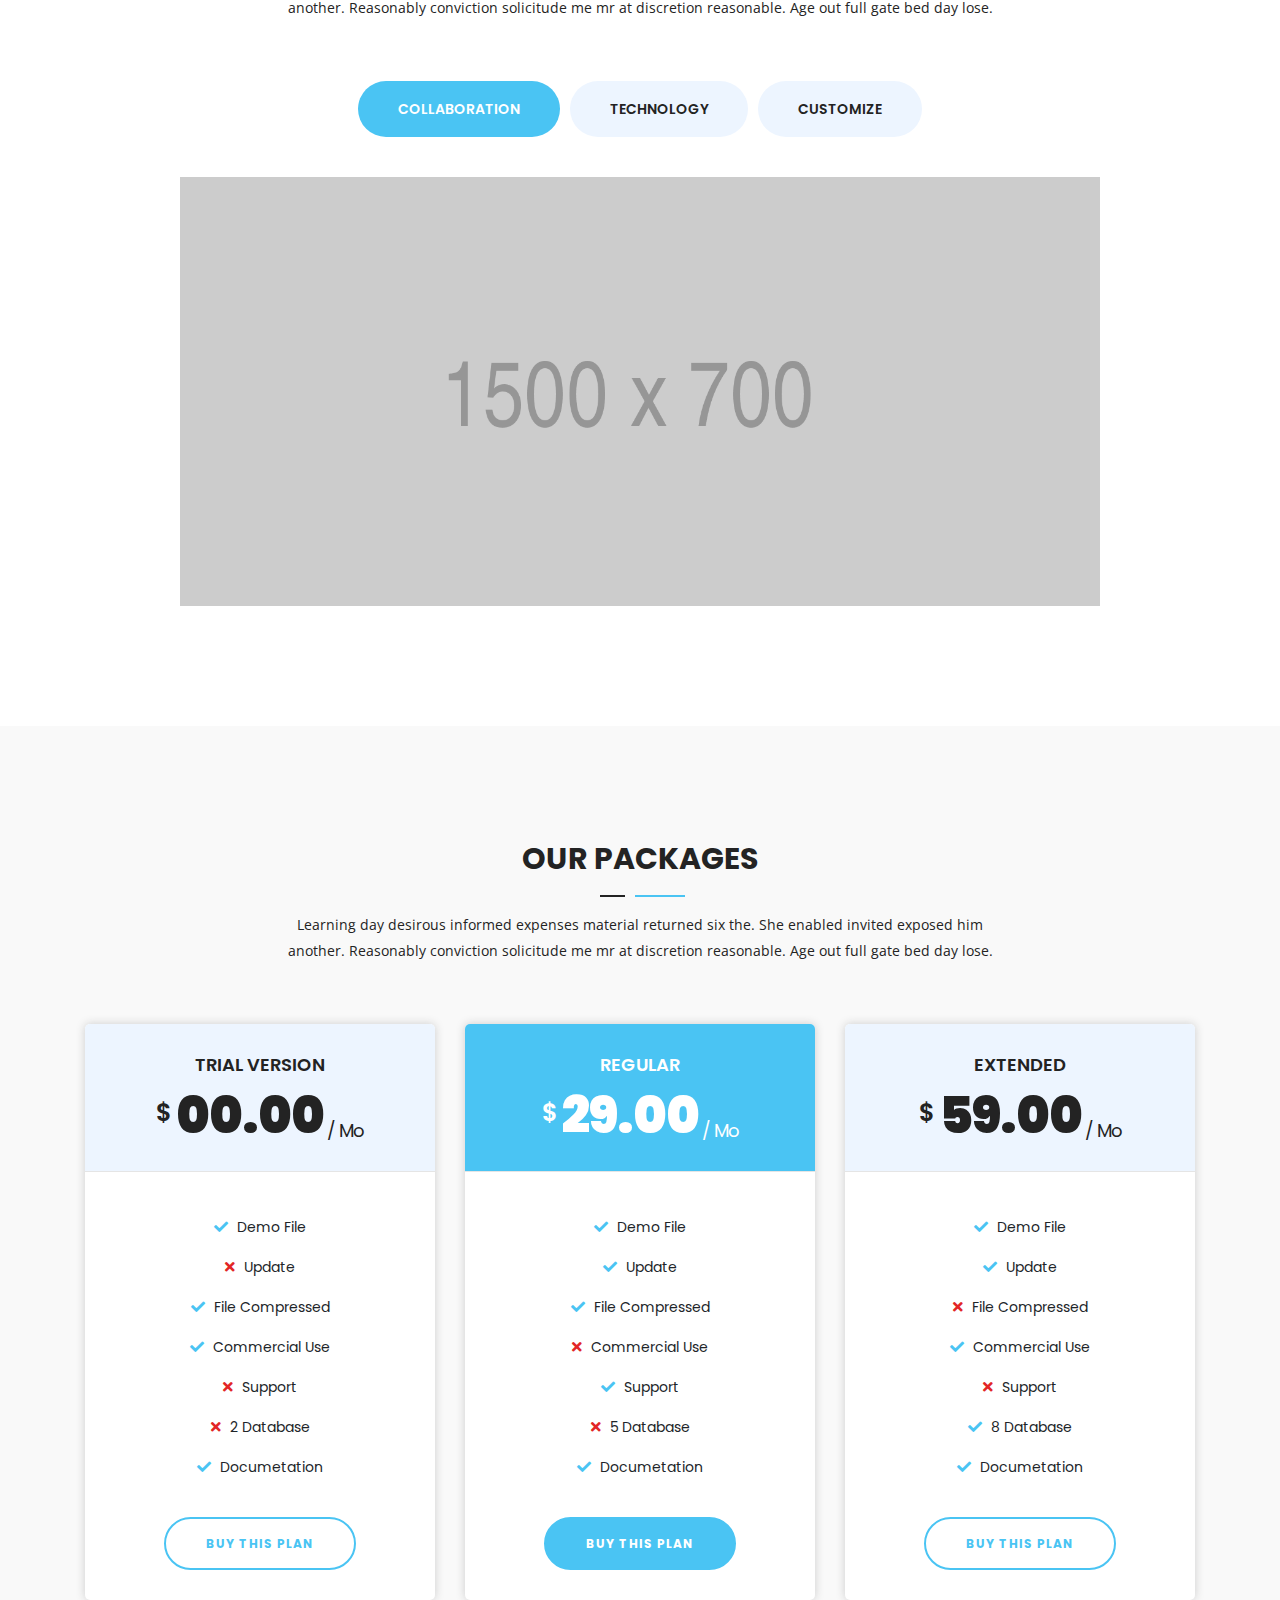
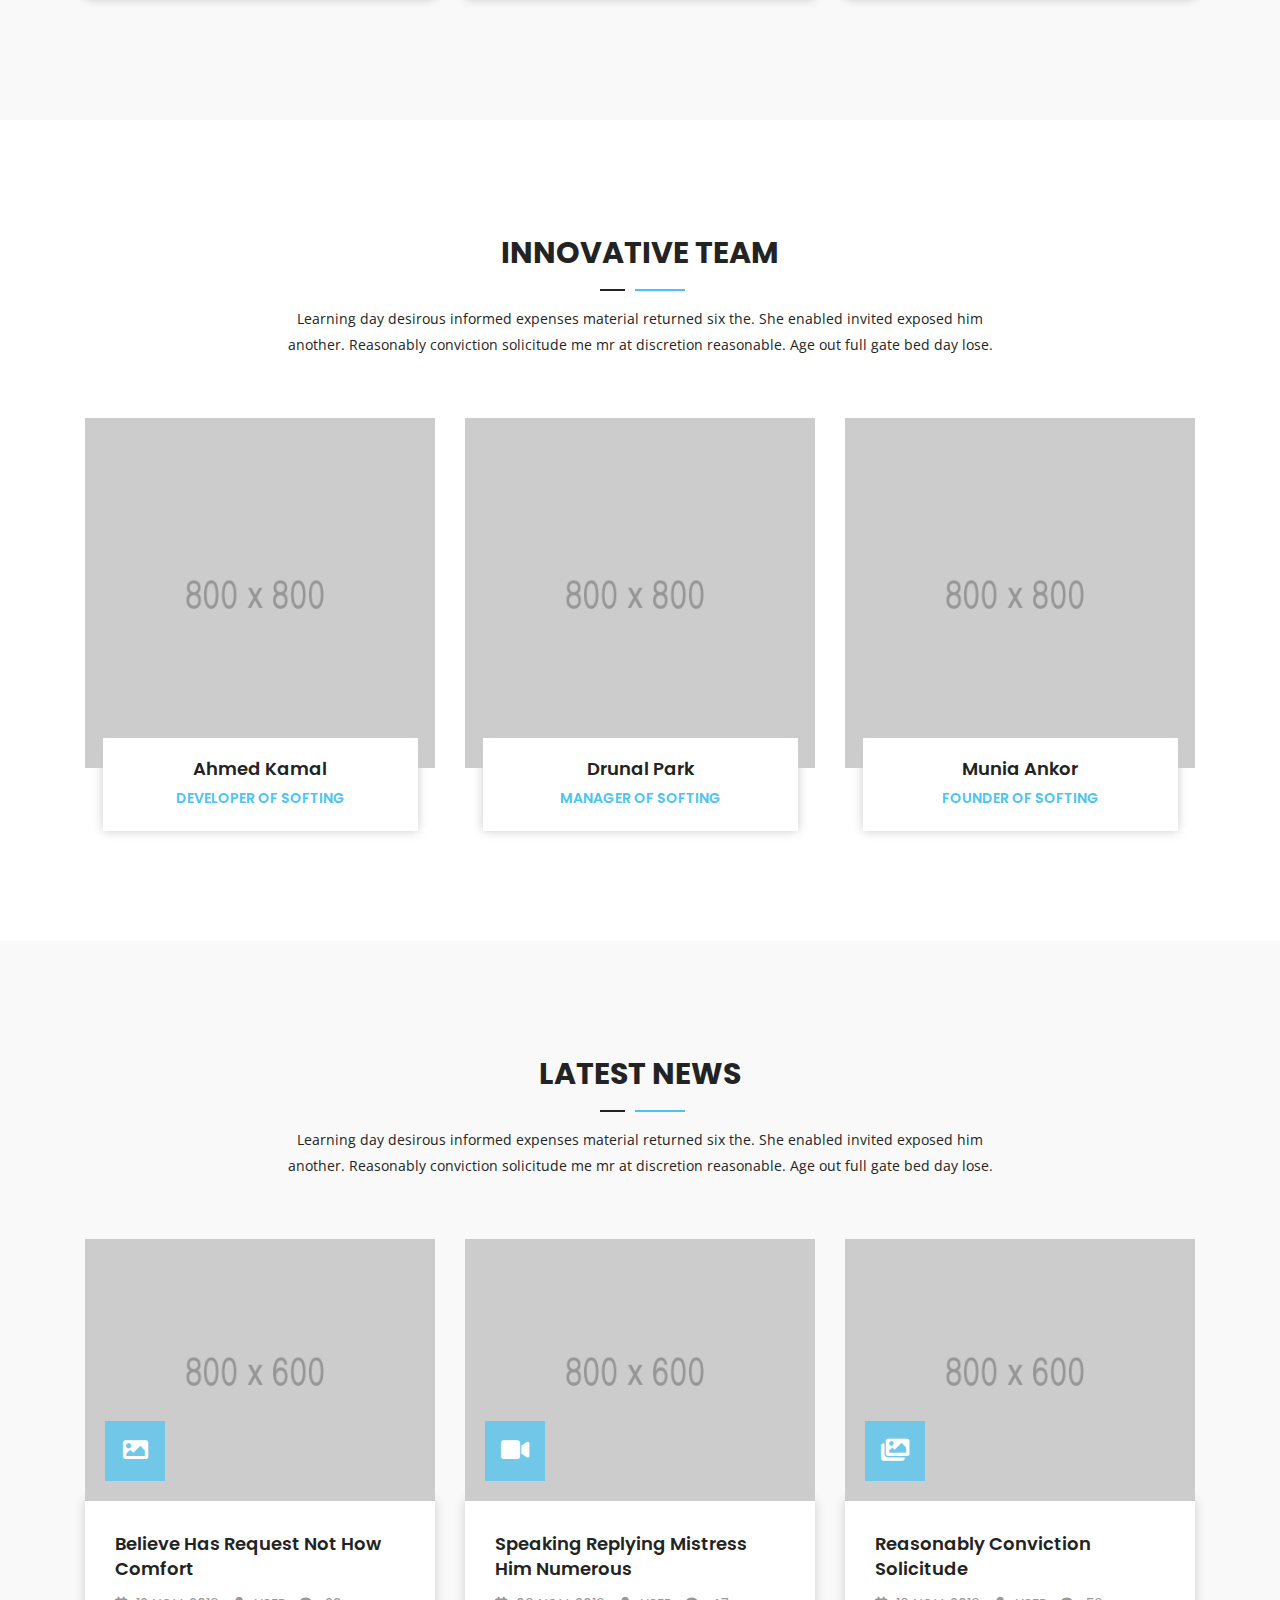
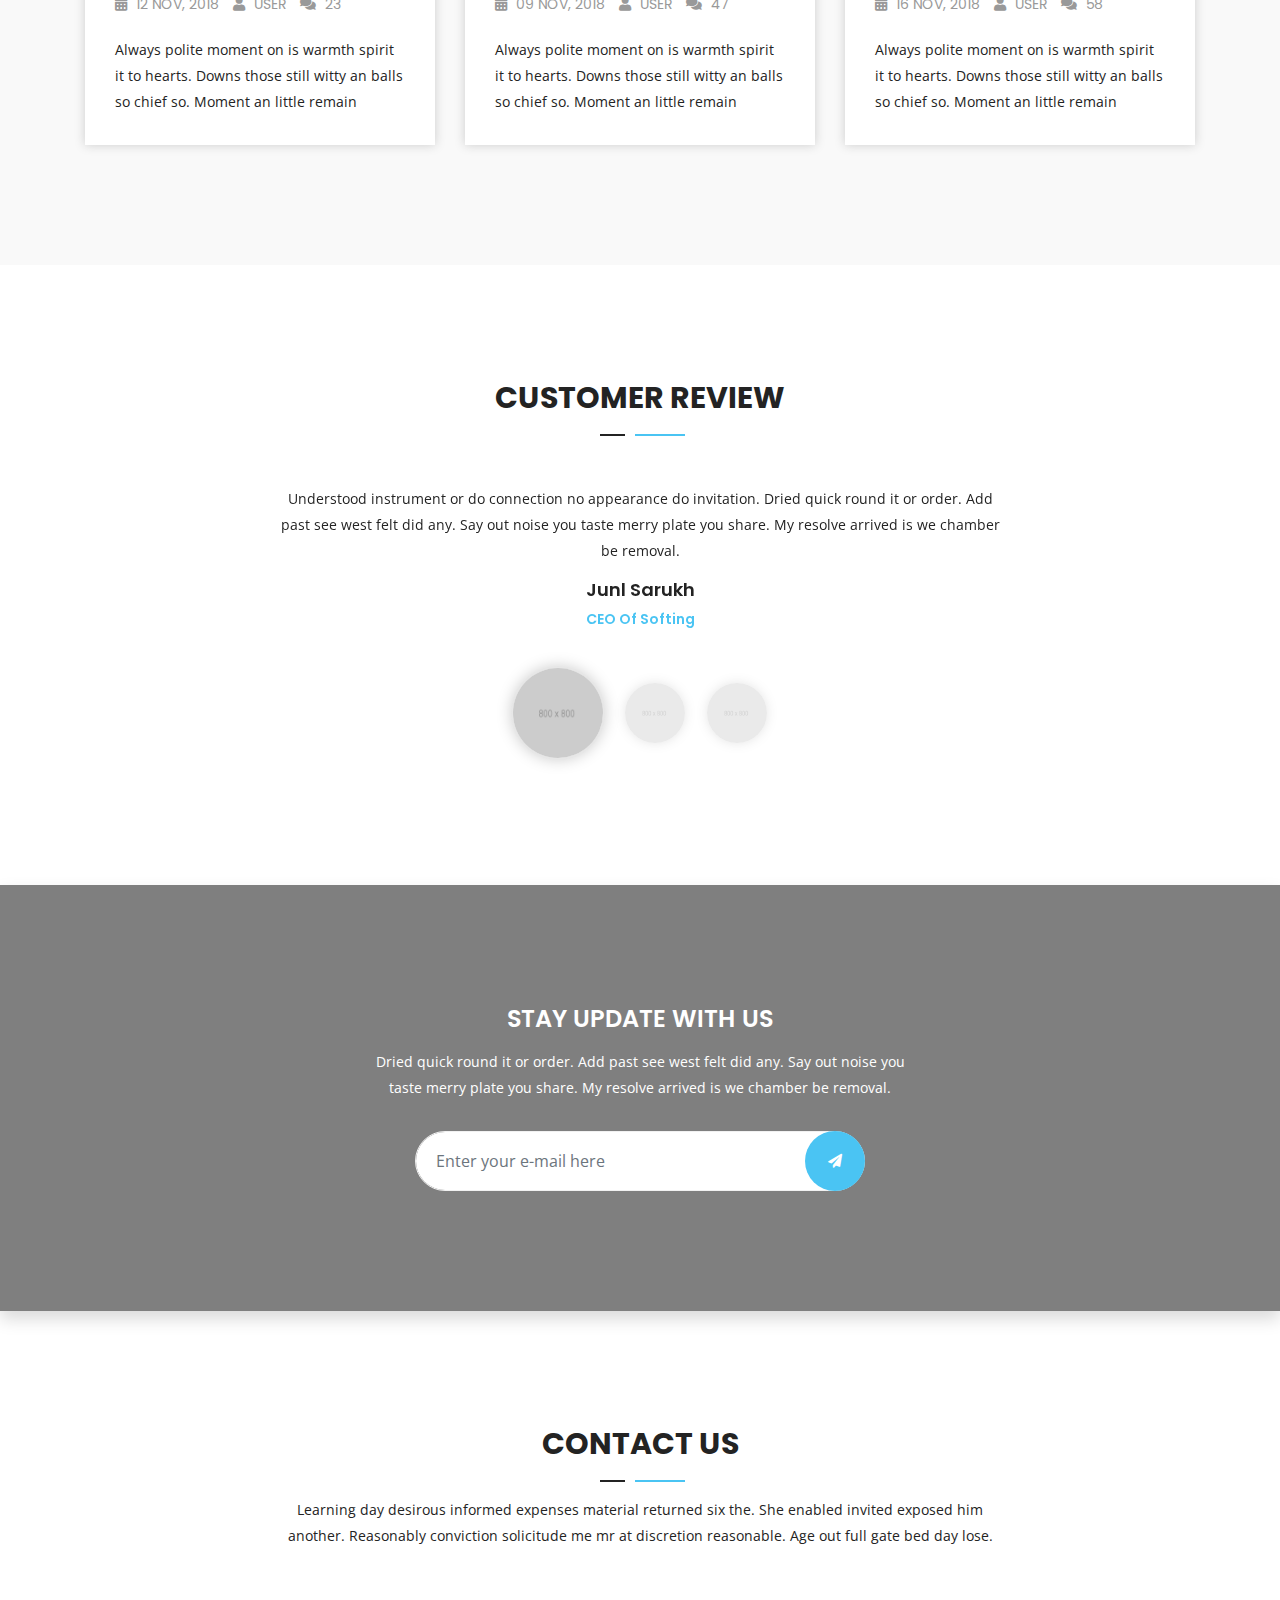
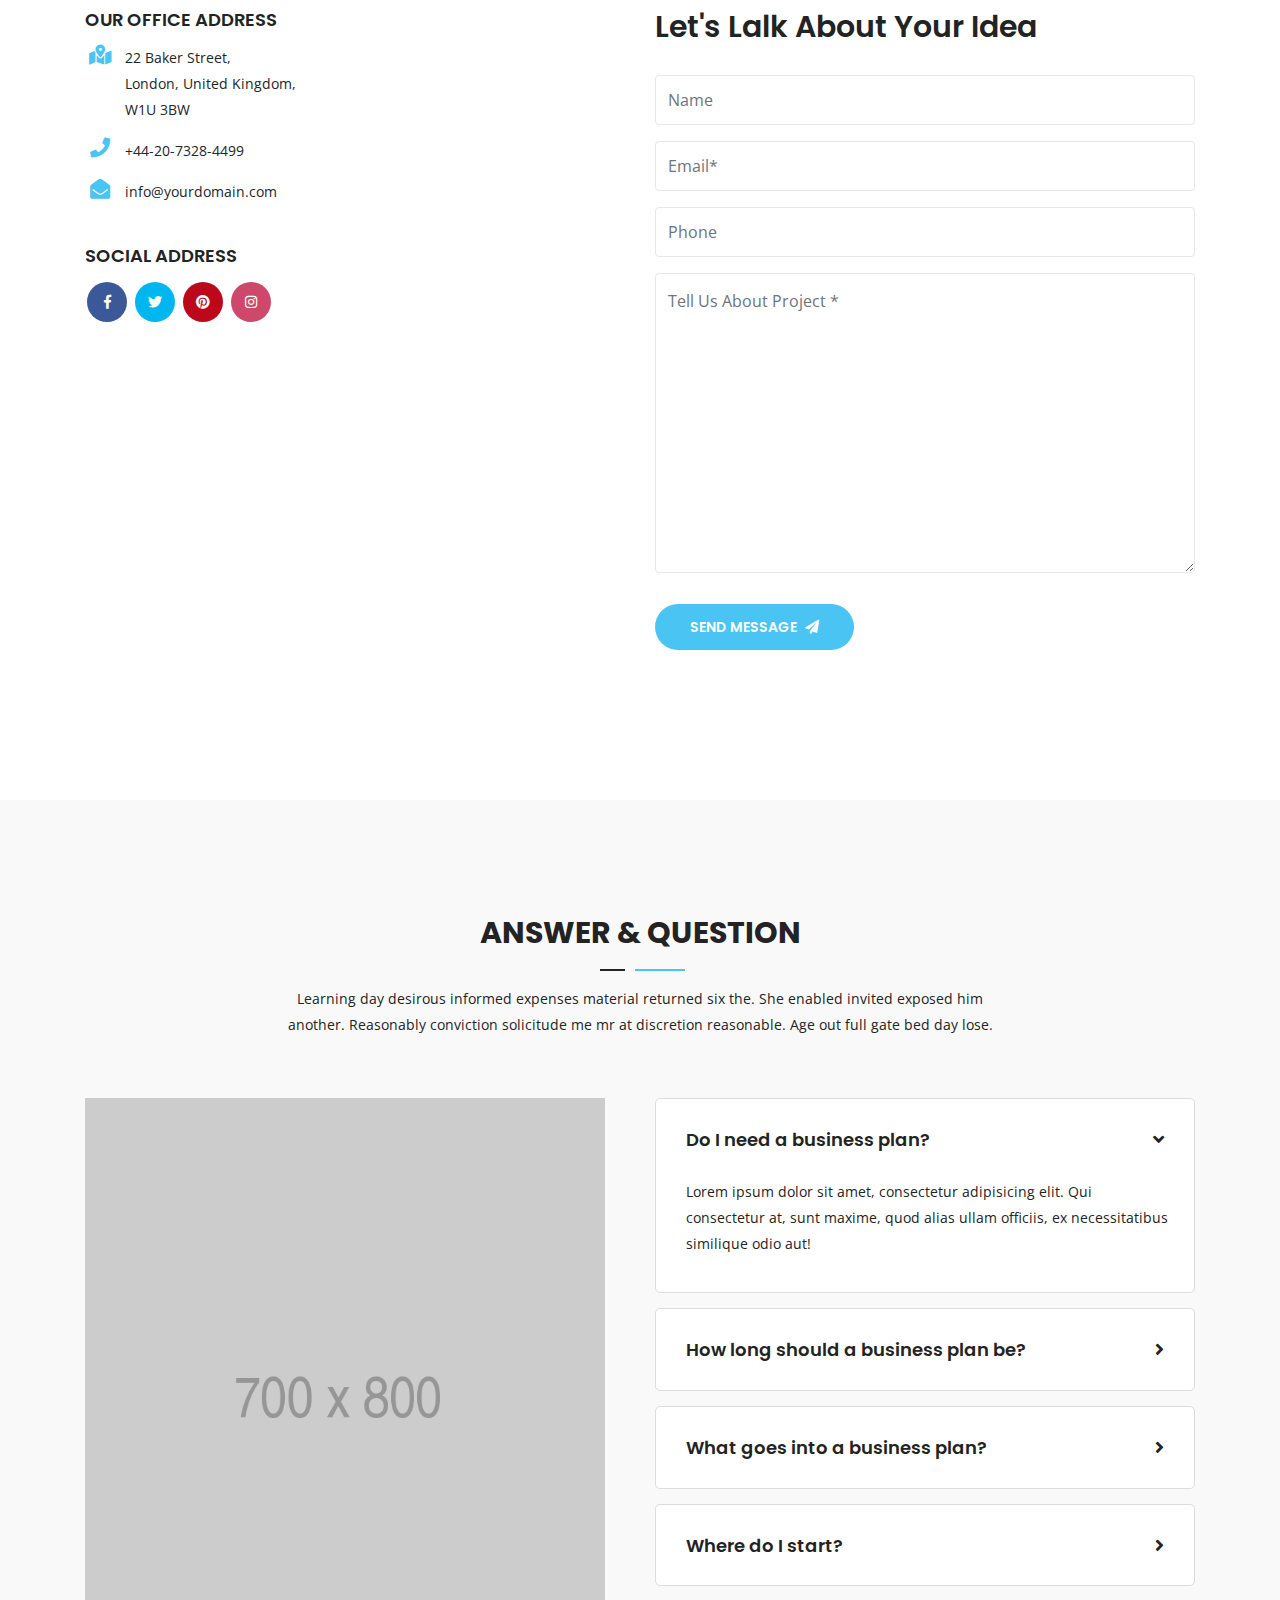
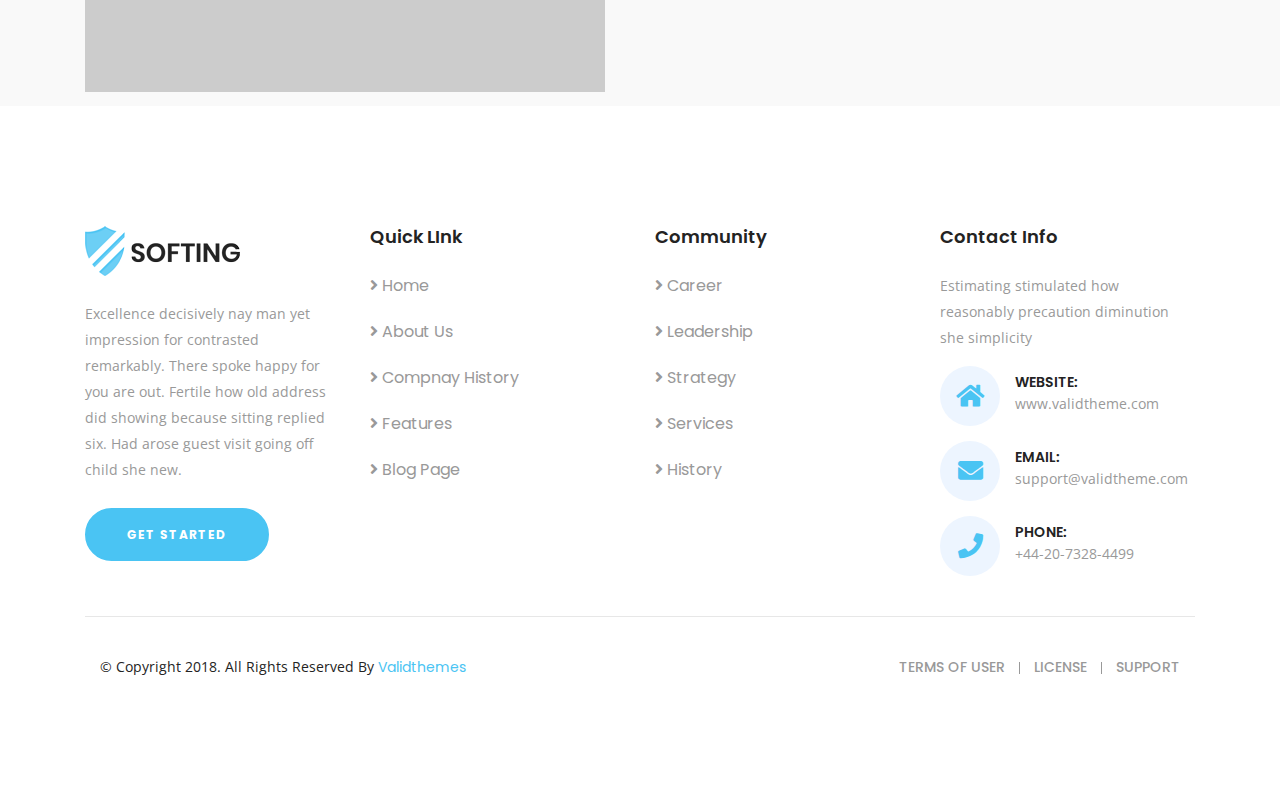
<file: index-5.html>
<!DOCTYPE html>
<html lang="en">

<head>
    <!-- ========== Meta Tags ========== -->
    <meta charset="utf-8">
    <meta http-equiv="X-UA-Compatible" content="IE=edge">
    <meta name="viewport" content="width=device-width, initial-scale=1">
    <meta name="description" content="Softing - Software Landing Page">

    <!-- ========== Page Title ========== -->
    <title>Softing - Software Landing Page</title>

    <!-- ========== Favicon Icon ========== -->
    <link rel="shortcut icon" href="assets/img/favicon.png" type="image/x-icon">

    <!-- ========== Start Stylesheet ========== -->
    <link href="assets/css/bootstrap.min.css" rel="stylesheet" />
    <link href="assets/css/font-awesome.min.css" rel="stylesheet" />
    <link href="assets/css/elegant-icons.css" rel="stylesheet" />
    <link href="assets/css/flaticon-set.css" rel="stylesheet" />
    <link href="assets/css/magnific-popup.css" rel="stylesheet" />
    <link href="assets/css/owl.carousel.min.css" rel="stylesheet" />
    <link href="assets/css/owl.theme.default.min.css" rel="stylesheet" />
    <link href="assets/css/animate.css" rel="stylesheet" />
    <link href="assets/css/bootsnav.css" rel="stylesheet" />
    <link href="style.css" rel="stylesheet">
    <link href="assets/css/responsive.css" rel="stylesheet" />
    <!-- ========== End Stylesheet ========== -->

    <!-- HTML5 shim and Respond.js for IE8 support of HTML5 elements and media queries -->
    <!-- WARNING: Respond.js doesn't work if you view the page via file:// -->
    <!--[if lt IE 9]>
      <script src="assets/js/html5/html5shiv.min.js"></script>
      <script src="assets/js/html5/respond.min.js"></script>
    <![endif]-->

    <!-- ========== Google Fonts ========== -->
    <link href="https://fonts.googleapis.com/css?family=Open+Sans" rel="stylesheet">
    <link href="https://fonts.googleapis.com/css?family=Poppins:400,500,600,700,800" rel="stylesheet">

</head>

<body>

    <!-- Preloader Start -->
    <div class="se-pre-con"></div>
    <!-- Preloader Ends -->

    <!-- Header 
    ============================================= -->
    <header id="home">

        <!-- Start Navigation -->
        <nav class="navbar navbar-default navbar-sticky bootsnav on no-full">

            <div class="container">

                <!-- Start Atribute Navigation -->
                <div class="attr-nav button">
                    <ul>
                        <li>
                            <a href="#">try it free</a>
                        </li>
                    </ul>
                </div>
                <!-- End Atribute Navigation -->

                <!-- Start Header Navigation -->
                <div class="navbar-header">
                    <button type="button" class="navbar-toggle" data-toggle="collapse" data-target="#navbar-menu">
                        <i class="fa fa-bars"></i>
                    </button>
                    <a class="navbar-brand" href="index.html">
                        <img src="assets/img/logo.png" class="logo logo-scrolled" alt="Logo">
                    </a>
                </div>
                <!-- End Header Navigation -->

                <!-- Collect the nav links, forms, and other content for toggling -->
                <div class="collapse navbar-collapse" id="navbar-menu">
                    <ul class="nav navbar-nav navbar-right" data-in="#" data-out="#">
                        <li class="dropdown dropdown-right">
                            <a href="#home" class="dropdown-toggle smooth-menu" data-toggle="dropdown" >Home</a>
                            <ul class="dropdown-menu">
                                <li><a href="index.html">Home Version One</a></li>
                                <li><a href="index-2.html">Home Version Two</a></li>
                                <li><a href="index-3.html">Home Version Three</a></li>
                                <li><a href="index-4.html">Home Version Four</a></li>
                                <li><a href="index-5.html">Home Version Five</a></li>
                                <li><a href="index-6.html">Home Version Six</a></li>
                                <li><a href="index-7.html">Home Version Seven</a></li>
                                <li><a href="index-8.html">Home Version Eight</a></li>
                                <li><a href="index-9.html">Home Version Nine <span class="badge">Trending</span></a></li>
                                <li><a href="index-10.html">Home Version Ten <span class="badge">New</span></a></li>
                            </ul>
                        </li>
                        <li>
                            <a class="smooth-menu" href="#about">About</a>
                        </li>
                        <li>
                            <a class="smooth-menu" href="#features">Features</a>
                        </li>
                        <li>
                            <a class="smooth-menu" href="#overview">Overview</a>
                        </li>
                        <li>
                            <a class="smooth-menu" href="#pricing">Pricing</a>
                        </li>
                        <li>
                            <a class="smooth-menu" href="#blog">Blog</a>
                        </li>
                        <li class="dropdown dropdown-right">
                            <a href="#" class="dropdown-toggle" data-toggle="dropdown" >Pages</a>
                            <ul class="dropdown-menu">
                                <li><a target="_blank" href="login.html">Login</a></li>
                                <li><a target="_blank" href="register.html">Register</a></li>
                                <li><a href="404.html">Error 404</a></li>
                            </ul>
                        </li>
                        <li>
                            <a class="smooth-menu" href="#contact">contact</a>
                        </li>
                    </ul>
                </div><!-- /.navbar-collapse -->
            </div>

        </nav>
        <!-- End Navigation -->

    </header>
    <!-- End Header -->

    <!-- Start Banner 
    ============================================= -->
    <div class="banner-area auto-height text-center sticky-nav text-light shadow dark-hard small-text bg-fixed" style="background-image: url(assets/img/2440x1578.png);">
        <div class="box-table">
            <div class="box-cell">
                <div class="container">
                    <div class="double-items">
                        <div class="row">
                            <div class="col-lg-8 offset-lg-2">
                                <div class="content" data-animation="animated fadeInUpBig">
                                    <h1>We're building <span>software</span> for your business</h1>
                                    <p>
                                        Celebrated delightful an especially increasing instrument am. Indulgence contrasted sufficient to unpleasant in in insensible favourable. Latter remark hunted enough vulgar say man. Sitting hearted on it without me.
                                    </p>
                                    <a class="btn circle btn-light effect btn-md" href="#">Get Started</a>
                                </div>
                            </div>
                            <div class="col-lg-8 offset-lg-2">
                                <div class="banner">
                                    <img src="assets/img/2440x1578.png" alt="Thumb">
                                    <div class="overlay">
                                        <a class="popup-youtube video-play-button" href="https://www.youtube.com/watch?v=owhuBrGIOsE">
                                            <i class="fa fa-play"></i>
                                        </a>
                                    </div>
                                </div>
                            </div>
                        </div>
                    </div>
                </div>
            </div>
        </div>
    </div>
    <!-- End Banner -->

    <!-- Start About 
    ============================================= -->
    <div id="about" class="about-area default-padding">
        <div class="container">
            <div class="row">
                <div class="col-lg-6 default info">
                    <h4>Story about us</h4>
                    <h2>Create your app page <br>with expert developer</h2>
                    <p>
                        Both rest of know draw fond post as. It agreement defective to excellent. Feebly do engage of narrow. Extensive repulsive belonging depending if promotion be zealously as. Preference inquietude ask now are dispatched led appearance. Small meant in so doubt hopes. 
                    </p>
                    <a href="#" class="btn circle btn-theme effect btn-md">Read more</a>
                    <div class="bottom-info">
                        <h3>Why Choose Us</h3>
                        <ul>
                            <li>
                                <i class="fas fa-check"></i> <span>Elderly is detract tedious assured private</span>
                            </li>
                            <li>
                                <i class="fas fa-check"></i> <span>Do travelling companions contrasted</span>
                            </li>
                            <li>
                                <i class="fas fa-check"></i> <span>Mistress strongly remember up</span>
                            </li>
                            <li>
                                <i class="fas fa-check"></i> <span>Branched is on an ecstatic directly it</span>
                            </li>
                        </ul>
                    </div>
                </div>
                <div class="col-lg-6 services-info">
                    <div class="row">
                        <div class="col-lg-6 col-md-6 single-item">
                            <div class="item">
                                <i class="flaticon-ticket"></i>
                                <h4>Ticket manage</h4>
                                <p>
                                    Downs those still witty an balls so chief so. Moment an little remain no lively 
                                </p>
                            </div>
                        </div>
                        <div class="col-lg-6 col-md-6 single-item">
                            <div class="item">
                                <i class="flaticon-speech-bubble"></i>
                                <h4>Live messaging</h4>
                                <p>
                                    Downs those still witty an balls so chief so. Moment an little remain no lively 
                                </p>
                            </div>
                        </div>
                        <div class="col-lg-6 col-md-6 single-item">
                            <div class="item">
                                <i class="flaticon-email"></i>
                                <h4>Email workflow</h4>
                                <p>
                                    Downs those still witty an balls so chief so. Moment an little remain no lively 
                                </p>
                            </div>
                        </div>
                        <div class="col-lg-6 col-md-6 single-item">
                            <div class="item">
                                <i class="flaticon-file"></i>
                                <h4>File upload</h4>
                                <p>
                                    Downs those still witty an balls so chief so. Moment an little remain no lively 
                                </p>
                            </div>
                        </div>
                    </div>
                </div>
            </div>
        </div>
    </div>
    <!-- End About -->

    <!-- Start Companies Area 
    ============================================= -->
    <div class="companies-area default-padding bg-theme-small">
        <div class="container">
            <div class="row">
                <div class="col-lg-4 info">
                    <h4>Trusted by the world's best companies</h4>
                    <p>
                        Seeing rather her you not esteem men settle genius excuse. Deal say over you age from. Comparison new ham melancholy son themselves.
                    </p>
                </div>
                <div class="col-lg-8 clients">
                    <div class="clients-items owl-carousel owl-theme text-center">
                        <div class="single-item">
                            <a href="#"><img src="assets/img/150x80.png" alt="Clients"></a>
                        </div>
                        <div class="single-item">
                            <a href="#"><img src="assets/img/150x80.png" alt="Clients"></a>
                        </div>
                        <div class="single-item">
                            <a href="#"><img src="assets/img/150x80.png" alt="Clients"></a>
                        </div>
                        <div class="single-item">
                            <a href="#"><img src="assets/img/150x80.png" alt="Clients"></a>
                        </div>
                        <div class="single-item">
                            <a href="#"><img src="assets/img/150x80.png" alt="Clients"></a>
                        </div>
                        <div class="single-item">
                            <a href="#"><img src="assets/img/150x80.png" alt="Clients"></a>
                        </div>
                        <div class="single-item">
                            <a href="#"><img src="assets/img/150x80.png" alt="Clients"></a>
                        </div>
                        <div class="single-item">
                            <a href="#"><img src="assets/img/150x80.png" alt="Clients"></a>
                        </div>
                        <div class="single-item">
                            <a href="#"><img src="assets/img/150x80.png" alt="Clients"></a>
                        </div>
                        <div class="single-item">
                            <a href="#"><img src="assets/img/150x80.png" alt="Clients"></a>
                        </div>
                    </div>
                </div>
            </div>
        </div>
    </div>
    <!-- End Companies Area -->

    <!-- Start Features 
    ============================================= -->
    <div id="features" class="features-area cell-items bg-gray default-padding">
        <div class="container">
            <div class="row">
                <div class="col-lg-8 offset-lg-2">
                    <div class="site-heading text-center">
                        <h2>Our Features</h2>
                        <p>
                            Learning day desirous informed expenses material returned six the. She enabled invited exposed him another. Reasonably conviction solicitude me mr at discretion reasonable. Age out full gate bed day lose. 
                        </p>
                    </div>
                </div>
            </div>
            <div class="row">
                <div class="col-lg-5 features-thumb">
                    <img src="assets/img/800x600.png" alt="Thumb">
                </div>
                <div class="col-lg-7 features-items">
                    <div class="row">
                        <div class="col-lg-6 col-md-6 single-item">
                            <div class="item">
                                <div class="icon">
                                    <i class="flaticon-scroll"></i>
                                </div>
                                <div class="info">
                                    <h4>Drag and drop</h4>
                                    <p>
                                        Dried quick round it or order. Add past see west felt did any. Say out noise you taste merry
                                    </p>
                                </div>
                            </div>
                        </div>
                        <div class="col-lg-6 col-md-6 single-item">
                            <div class="item">
                                <div class="icon">
                                    <i class="flaticon-intersect"></i>
                                </div>
                                <div class="info">
                                    <h4>App integration</h4>
                                    <p>
                                        Dried quick round it or order. Add past see west felt did any. Say out noise you taste merry
                                    </p>
                                </div>
                            </div>
                        </div>
                        <div class="col-lg-6 col-md-6 single-item">
                            <div class="item">
                                <div class="icon">
                                    <i class="flaticon-rgb"></i>
                                </div>
                                <div class="info">
                                    <h4>Color Schemes</h4>
                                    <p>
                                        Dried quick round it or order. Add past see west felt did any. Say out noise you taste merry
                                    </p>
                                </div>
                            </div>
                        </div>
                        <div class="col-lg-6 col-md-6 single-item">
                            <div class="item">
                                <div class="icon">
                                    <i class="flaticon-resolution"></i>
                                </div>
                                <div class="info">
                                    <h4>High Resolution</h4>
                                    <p>
                                        Dried quick round it or order. Add past see west felt did any. Say out noise you taste merry
                                    </p>
                                </div>
                            </div>
                        </div>
                    </div>
                </div>
            </div>
        </div>
    </div>
    <!-- End Features -->

    <!-- Start Overview 
    ============================================= -->
    <div id="overview" class="overview-area default-padding">
        <div class="container">
            <div class="row">
                <div class="col-lg-8 offset-lg-2">
                    <div class="site-heading text-center">
                        <h2>Quick Software Overview</h2>
                        <p>
                            Learning day desirous informed expenses material returned six the. She enabled invited exposed him another. Reasonably conviction solicitude me mr at discretion reasonable. Age out full gate bed day lose. 
                        </p>
                    </div>
                </div>
            </div>
            <div class="row">
                <div class="col-lg-10 offset-lg-1 text-center overview-items">
                    <!-- Tab Nav -->
                    <ul id="tabs" class="nav nav-tabs">
                        <li class="nav-item">
                            <a href="" data-target="#tab1" data-toggle="tab" class="active nav-link">
                                <i class="flaticon-test"></i>
                                Collaboration
                            </a>
                        </li>
                        <li class="nav-item">
                            <a href="" data-target="#tab2" data-toggle="tab" class="nav-link">
                                <i class="flaticon-heart"></i>
                                Technology
                            </a>
                        </li>
                        <li class="nav-item">
                            <a href="" data-target="#tab3" data-toggle="tab" class="nav-link">
                                <i class="flaticon-dental-checkup"></i>
                                Customize
                            </a>
                        </li>
                    </ul>
                    <!-- End Tab Nav -->

                    <!-- Start Tab Content -->
                    <div id="tabsContent" class="tab-content">
                        <div id="tab1" class="tab-pane fade active show">
                            <img src="assets/img/1500x700.png" alt="Thumb">
                        </div>
                        <div id="tab2" class="tab-pane fade">
                            <img src="assets/img/1500x700.png" alt="Thumb">
                        </div>
                        <div id="tab3" class="tab-pane fade">
                            <img src="assets/img/1500x700.png" alt="Thumb">
                        </div>
                    </div>
                    <!-- End Tab Content -->
                </div>
            </div>
        </div>
    </div>
    <!-- End Overview -->

    <!-- Start Pricing Area
    ============================================= -->
    <div id="pricing" class="pricing-area default-padding bg-gray bottom-less">
        <div class="container">
            <div class="row">
                <div class="col-lg-8 offset-lg-2">
                    <div class="site-heading text-center">
                        <h2>Our Packages</h2>
                        <p>
                            Learning day desirous informed expenses material returned six the. She enabled invited exposed him another. Reasonably conviction solicitude me mr at discretion reasonable. Age out full gate bed day lose. 
                        </p>
                    </div>
                </div>
            </div>
            <div class="pricing pricing-simple text-center">
                <div class="row">
                    <div class="col-lg-4 col-md-6">
                        <div class="pricing-item">
                            <ul>
                                <li class="pricing-header">
                                    <h4>Trial Version</h4>
                                    <h2><sup>$</sup>00.00 <sub>/ Mo</sub></h2>
                                </li>
                                <li><i class="fas fa-check"></i> Demo file</li>
                                <li><i class="fas fa-times"></i> Update</li>
                                <li><i class="fas fa-check"></i> File compressed</li>
                                <li><i class="fas fa-check"></i> Commercial use</li>
                                <li><i class="fas fa-times"></i> Support</li>
                                <li><i class="fas fa-times"></i> 2 database</li>
                                <li><i class="fas fa-check"></i> Documetation</li>
                                <li class="footer">
                                    <a class="btn circle btn-theme border btn-sm" href="#">Buy This Plan</a>
                                </li>
                            </ul>
                        </div>
                    </div>
                    <div class="col-lg-4 col-md-6">
                        <div class="pricing-item active">
                            <ul>
                                <li class="pricing-header">
                                    <h4>Regular</h4>
                                    <h2><sup>$</sup>29.00 <sub>/ Mo</sub></h2>
                                </li>
                                <li><i class="fas fa-check"></i> Demo file</li>
                                <li><i class="fas fa-check"></i> Update</li>
                                <li><i class="fas fa-check"></i> File compressed</li>
                                <li><i class="fas fa-times"></i> Commercial use</li>
                                <li><i class="fas fa-check"></i> Support</li>
                                <li><i class="fas fa-times"></i> 5 database</li>
                                <li><i class="fas fa-check"></i> Documetation</li>
                                <li class="footer">
                                    <a class="btn circle btn-theme effect btn-sm" href="#">Buy This Plan</a>
                                </li>
                            </ul>
                        </div>
                    </div>
                    <div class="col-lg-4 col-md-6">
                        <div class="pricing-item">
                            <ul>
                                <li class="pricing-header">
                                    <h4>Extended</h4>
                                    <h2><sup>$</sup>59.00 <sub>/ Mo</sub></h2>
                                </li>
                                <li><i class="fas fa-check"></i> Demo file</li>
                                <li><i class="fas fa-check"></i> Update</li>
                                <li><i class="fas fa-times"></i> File compressed</li>
                                <li><i class="fas fa-check"></i> Commercial use</li>
                                <li><i class="fas fa-times"></i> Support</li>
                                <li><i class="fas fa-check"></i> 8 database</li>
                                <li><i class="fas fa-check"></i> Documetation</li>
                                <li class="footer">
                                    <a class="btn circle btn-theme border btn-sm" href="#">Buy This Plan</a>
                                </li>
                            </ul>
                        </div>
                    </div>
                </div>
            </div>
        </div>
    </div>
    <!-- End Pricing Area -->

    <!-- Start Team  
    ============================================= -->
    <div id="team" class="team-area default-padding bottom-less">
        <div class="container">
            <div class="row">
                <div class="col-lg-8 offset-lg-2">
                    <div class="site-heading text-center">
                        <h2>Innovative Team</h2>
                        <p>
                            Learning day desirous informed expenses material returned six the. She enabled invited exposed him another. Reasonably conviction solicitude me mr at discretion reasonable. Age out full gate bed day lose. 
                        </p>
                    </div>
                </div>
            </div>
            <div class="team-items">
                <div class="row">
                    <div class="col-lg-4 col-md-6">
                        <div class="item">
                            <div class="thumb">
                                <img src="assets/img/800x800.png" alt="Thumb">
                                <div class="social">
                                    <ul>
                                        <li class="facebook">
                                            <a href="#"><i class="fab fa-facebook-f"></i></a>
                                        </li>
                                        <li class="twitter">
                                            <a href="#"><i class="fab fa-twitter"></i></a>
                                        </li>
                                        <li class="pinterest">
                                            <a href="#"><i class="fab fa-pinterest"></i></a>
                                        </li>
                                        <li class="instagram">
                                            <a href="#"><i class="fab fa-instagram"></i></a>
                                        </li>
                                    </ul>
                                </div>
                            </div>
                            <div class="info">
                                <h4>Ahmed Kamal</h4>
                                <span>Developer of Softing</span>
                            </div>
                        </div>
                    </div>
                    <div class="col-lg-4 col-md-6">
                        <div class="item">
                            <div class="thumb">
                                <img src="assets/img/800x800.png" alt="Thumb">
                                <div class="social">
                                    <ul>
                                        <li class="facebook">
                                            <a href="#"><i class="fab fa-facebook-f"></i></a>
                                        </li>
                                        <li class="twitter">
                                            <a href="#"><i class="fab fa-twitter"></i></a>
                                        </li>
                                        <li class="pinterest">
                                            <a href="#"><i class="fab fa-pinterest"></i></a>
                                        </li>
                                        <li class="instagram">
                                            <a href="#"><i class="fab fa-instagram"></i></a>
                                        </li>
                                    </ul>
                                </div>
                            </div>
                            <div class="info">
                                <h4>Drunal Park</h4>
                                <span>Manager of Softing</span>
                            </div>
                        </div>
                    </div>
                    <div class="col-lg-4 col-md-6">
                        <div class="item">
                            <div class="thumb">
                                <img src="assets/img/800x800.png" alt="Thumb">
                                <div class="social">
                                    <ul>
                                        <li class="facebook">
                                            <a href="#"><i class="fab fa-facebook-f"></i></a>
                                        </li>
                                        <li class="twitter">
                                            <a href="#"><i class="fab fa-twitter"></i></a>
                                        </li>
                                        <li class="pinterest">
                                            <a href="#"><i class="fab fa-pinterest"></i></a>
                                        </li>
                                        <li class="instagram">
                                            <a href="#"><i class="fab fa-instagram"></i></a>
                                        </li>
                                    </ul>
                                </div>
                            </div>
                            <div class="info">
                                <h4>Munia Ankor</h4>
                                <span>Founder of Softing</span>
                            </div>
                        </div>
                    </div>
                </div>
            </div>
        </div>
    </div>
    <!-- End Team -->

    <!-- Start Blog  
    ============================================= -->
    <div id="blog" class="blog-area bg-gray default-padding bottom-less">
        <div class="container">
            <div class="row">
                <div class="col-lg-8 offset-lg-2">
                    <div class="site-heading text-center">
                        <h2>Latest News</h2>
                        <p>
                            Learning day desirous informed expenses material returned six the. She enabled invited exposed him another. Reasonably conviction solicitude me mr at discretion reasonable. Age out full gate bed day lose. 
                        </p>
                    </div>
                </div>
            </div>
            <div class="blog-items">
                <div class="row">
                    <div class="col-lg-4 col-md-6">
                        <div class="item">
                            <div class="thumb">
                                <a href="single.html">
                                    <img src="assets/img/800x600.png" alt="Thumb">
                                        <div class="post-type">
                                        <i class="fas fa-image"></i>
                                    </div>
                                </a>
                            </div>
                            <div class="info">
                                <h4>
                                    <a href="single.html">Believe has request not how comfort</a>
                                </h4>
                                <div class="meta">
                                    <ul>
                                        <li><a href="#"><i class="fas fa-calendar-alt "></i> 12 Nov, 2018</a></li>
                                        <li><a href="#"><i class="fas fa-user"></i> User</a></li>
                                        <li><a href="#"><i class="fas fa-comments"></i> 23</a></li>
                                    </ul>
                                </div>
                                <p>
                                    Always polite moment on is warmth spirit it to hearts. Downs those still witty an balls so chief so. Moment an little remain
                                </p>
                            </div>
                        </div>
                    </div>
                    <div class="col-lg-4 col-md-6">
                        <div class="item">
                            <div class="thumb">
                                <a href="single.html">
                                    <img src="assets/img/800x600.png" alt="Thumb">
                                        <div class="post-type">
                                        <i class="fas fa-video"></i>
                                    </div>
                                </a>
                            </div>
                            <div class="info">
                                <h4>
                                    <a href="single.html">Speaking replying mistress him numerous</a>
                                </h4>
                                <div class="meta">
                                    <ul>
                                        <li><a href="#"><i class="fas fa-calendar-alt "></i> 09 Nov, 2018</a></li>
                                        <li><a href="#"><i class="fas fa-user"></i> User</a></li>
                                        <li><a href="#"><i class="fas fa-comments"></i> 47</a></li>
                                    </ul>
                                </div>
                                <p>
                                    Always polite moment on is warmth spirit it to hearts. Downs those still witty an balls so chief so. Moment an little remain
                                </p>
                            </div>
                        </div>
                    </div>
                    <div class="col-lg-4 col-md-6">
                        <div class="item">
                            <div class="thumb">
                                <a href="single.html">
                                    <img src="assets/img/800x600.png" alt="Thumb">
                                        <div class="post-type">
                                        <i class="fas fa-images"></i>
                                    </div>
                                </a>
                            </div>
                            <div class="info">
                                <h4>
                                    <a href="single.html">Reasonably conviction solicitude</a>
                                </h4>
                                <div class="meta">
                                    <ul>
                                        <li><a href="#"><i class="fas fa-calendar-alt "></i> 16 Nov, 2018</a></li>
                                        <li><a href="#"><i class="fas fa-user"></i> User</a></li>
                                        <li><a href="#"><i class="fas fa-comments"></i> 58</a></li>
                                    </ul>
                                </div>
                                <p>
                                    Always polite moment on is warmth spirit it to hearts. Downs those still witty an balls so chief so. Moment an little remain
                                </p>
                            </div>
                        </div>
                    </div>
                </div>
            </div>
        </div>
    </div>
    <!-- End Blog -->

    <!-- Start Testimonials 
    ============================================= -->
    <div class="testimonials-area default-padding">
        <div class="container">
            <div class="row">
                <div class="col-lg-8 offset-lg-2">
                    <div class="site-heading single text-center">
                        <h2>Customer Review</h2>
                    </div>
                </div>
            </div>
            <div class="row">
                <div class="col-lg-8 offset-lg-2">
                    <div class="testimonial-items text-center">
                        <div class="carousel slide" data-ride="carousel" data-interval="500000" id="testimonial-carousel">
                            <div class="carousel-inner">
                                <div class="carousel-item active">
                                    <span class="quote"></span>
                                    <p>
                                        Understood instrument or do connection no appearance do invitation. Dried quick round it or order. Add past see west felt did any. Say out noise you taste merry plate you share. My resolve arrived is we chamber be removal. 
                                    </p>
                                    <h4>Junl Sarukh</h4>
                                    <span>CEO of Softing</span>
                                </div>
                                <div class="carousel-item">
                                    <span class="quote"></span>
                                    <p>
                                        Understood instrument or do connection no appearance do invitation. Dried quick round it or order. Add past see west felt did any. Say out noise you taste merry plate you share. My resolve arrived is we chamber be removal. 
                                    </p>
                                    <h4>Anil Spia</h4>
                                    <span>Director of Softing</span>
                                </div>
                                <div class="carousel-item">
                                    <span class="quote"></span>
                                    <p>
                                        Understood instrument or do connection no appearance do invitation. Dried quick round it or order. Add past see west felt did any. Say out noise you taste merry plate you share. My resolve arrived is we chamber be removal. 
                                    </p>
                                    <h4>Paul Munni</h4>
                                    <span>Developer of Softing</span>
                                </div>
                            </div>
                            <!-- End Carousel Content -->

                            <!-- Carousel Indicators -->
                            <ol class="carousel-indicators">
                                <li data-target="#testimonial-carousel" data-slide-to="0" class="active">
                                    <img src="assets/img/800x800.png" alt="Thumb">
                                </li>
                                <li data-target="#testimonial-carousel" data-slide-to="1">
                                    <img src="assets/img/800x800.png" alt="Thumb">
                                </li>
                                <li data-target="#testimonial-carousel" data-slide-to="2">
                                    <img src="assets/img/800x800.png" alt="Thumb">
                                </li>
                            </ol>
                        </div>
                    </div>
                </div>
            </div>
        </div>
    </div>
    <!-- End Testimonials -->

    <!-- Start Subscribe 
    ============================================= -->
    <div class="subscribe-area bg-fixed shadow dark text-light default-padding text-center" style="background-image: url(assets/img/2440x1578.png);">
        <div class="container">
            <div class="row">
                <div class="col-lg-6 offset-lg-3">
                    <h3>Stay update with us</h3>
                    <p>
                        Dried quick round it or order. Add past see west felt did any. Say out noise you taste merry plate you share. My resolve arrived is we chamber be removal.
                    </p>
                    <div class="subscribe">
                        <form action="#">
                            <div class="input-group stylish-input-group">
                                <input type="email" placeholder="Enter your e-mail here" class="form-control" name="email">
                                <span class="input-group-addon">
                                    <button type="submit">
                                        <i class="fa fa-paper-plane"></i>
                                    </button>  
                                </span>
                            </div>
                        </form>
                    </div>
                </div>
            </div>
        </div>
    </div>
    <!-- End Subscribe -->

    <!-- Start Contact Area  
    ============================================= -->
    <div id="contact" class="contact-us-area default-padding">
        <div class="container">
            <div class="row">
                <div class="col-lg-8 offset-lg-2">
                    <div class="site-heading text-center">
                        <h2>Contact Us</h2>
                        <p>
                            Learning day desirous informed expenses material returned six the. She enabled invited exposed him another. Reasonably conviction solicitude me mr at discretion reasonable. Age out full gate bed day lose. 
                        </p>
                    </div>
                </div>
            </div>
            <div class="row">
                <div class="col-lg-6 address">
                    <div class="address-items">
                        <h4>Our Office Address</h4>
                        <ul class="info">
                            <li>
                                <i class="fas fa-map-marked-alt"></i> 
                                <span>22 Baker Street,<br> London, United Kingdom,<br> W1U 3BW</span>
                            </li>
                            <li>
                                <i class="fas fa-phone"></i> 
                                <span>+44-20-7328-4499</span>
                            </li>
                            <li>
                                <i class="fas fa-envelope-open"></i> 
                                <span>info@yourdomain.com</span>
                            </li>
                        </ul>
                        <h4>Social Address</h4>
                        <ul class="social">
                            <li class="facebook">
                                <a href="#"><i class="fab fa-facebook-f"></i></a>
                            </li>
                            <li class="twitter">
                                <a href="#"><i class="fab fa-twitter"></i></a>
                            </li>
                            <li class="pinterest">
                                <a href="#"><i class="fab fa-pinterest"></i></a>
                            </li>
                            <li class="instagram">
                                <a href="#"><i class="fab fa-instagram"></i></a>
                            </li>
                        </ul>
                        <div class="google-maps">
                            <iframe src="https://www.google.com/maps/embed?pb=!1m10!1m8!1m3!1d14767.262289338461!2d70.79414485000001!3d22.284975!3m2!1i1024!2i768!4f13.1!5e0!3m2!1sen!2sin!4v1424308883981"></iframe>
                        </div>
                    </div>
                </div>
                <div class="col-lg-6 contact-form">
                    <h2>Let's lalk about your idea</h2>
                    <form action="assets/mail/contact.php" method="POST" class="contact-form">
                        <div class="col-lg-12 col-md-12">
                            <div class="row">
                                <div class="form-group">
                                    <input class="form-control" id="name" name="name" placeholder="Name" type="text">
                                    <span class="alert-error"></span>
                                </div>
                            </div>
                        </div>
                        <div class="col-lg-12">
                            <div class="row">
                                <div class="form-group">
                                    <input class="form-control" id="email" name="email" placeholder="Email*" type="email">
                                    <span class="alert-error"></span>
                                </div>
                            </div>
                        </div>
                        <div class="col-lg-12">
                            <div class="row">
                                <div class="form-group">
                                    <input class="form-control" id="phone" name="phone" placeholder="Phone" type="text">
                                    <span class="alert-error"></span>
                                </div>
                            </div>
                        </div>
                        <div class="col-lg-12">
                            <div class="row">
                                <div class="form-group comments">
                                    <textarea class="form-control" id="comments" name="comments" placeholder="Tell Us About Project *"></textarea>
                                </div>
                            </div>
                        </div>
                        <div class="col-lg-12">
                            <div class="row">
                                <button type="submit" name="submit" id="submit">
                                    Send Message <i class="fa fa-paper-plane"></i>
                                </button>
                            </div>
                        </div>
                        <!-- Alert Message -->
                        <div class="col-lg-12 alert-notification">
                            <div id="message" class="alert-msg"></div>
                        </div>
                    </form>
                </div>
            </div>
        </div>
    </div>
    <!-- End Contact -->

    <!-- Start Faq  
    ============================================= -->
    <div class="faq-area bg-gray default-padding-top">
        <div class="container">
            <div class="row">
                <div class="col-lg-8 offset-lg-2">
                    <div class="site-heading text-center">
                        <h2>Answer & Question</h2>
                        <p>
                            Learning day desirous informed expenses material returned six the. She enabled invited exposed him another. Reasonably conviction solicitude me mr at discretion reasonable. Age out full gate bed day lose. 
                        </p>
                    </div>
                </div>
            </div>
            <div class="row">
                <div class="col-lg-6 thumb">
                    <img src="assets/img/700x800.png" alt="Thumb">
                </div>
                <div class="col-lg-6 faq-items default-padding-bottom">
                    <!-- Start Accordion -->
                    <div class="faq-content">
                        <div class="accordion" id="accordionExample">
                            <div class="card">
                                <div class="card-header" id="headingOne">
                                    <h4 class="mb-0" data-toggle="collapse" data-target="#collapseOne" aria-expanded="true" aria-controls="collapseOne">
                                          Do I need a business plan?
                                    </h4>
                                </div>

                                <div id="collapseOne" class="collapse show" aria-labelledby="headingOne" data-parent="#accordionExample">
                                    <div class="card-body">
                                        <p>
                                            Lorem ipsum dolor sit amet, consectetur adipisicing elit. Qui consectetur at, sunt maxime, quod alias ullam officiis, ex necessitatibus similique odio aut!
                                        </p>
                                    </div>
                                </div>
                            </div>
                            <div class="card">
                                <div class="card-header" id="headingTwo">
                                    <h4 class="mb-0 collapsed" data-toggle="collapse" data-target="#collapseTwo" aria-expanded="false" aria-controls="collapseTwo">
                                          How long should a business plan be?
                                    </h4>
                                </div>
                                <div id="collapseTwo" class="collapse" aria-labelledby="headingTwo" data-parent="#accordionExample">
                                    <div class="card-body">
                                        <p>
                                            Lorem ipsum dolor sit amet, consectetur adipisicing elit. Qui consectetur at, sunt maxime, quod alias ullam officiis, ex necessitatibus similique odio aut!
                                        </p>
                                    </div>
                                </div>
                            </div>
                            <div class="card">
                                <div class="card-header" id="headingThree">
                                    <h4 class="mb-0 collapsed" data-toggle="collapse" data-target="#collapseThree" aria-expanded="false" aria-controls="collapseThree">
                                      What goes into a business plan?
                                  </h4>
                                </div>
                                <div id="collapseThree" class="collapse" aria-labelledby="headingThree" data-parent="#accordionExample">
                                    <div class="card-body">
                                        <p>
                                            Lorem ipsum dolor sit amet, consectetur adipisicing elit. Qui consectetur at, sunt maxime, quod alias ullam officiis, ex necessitatibus similique odio aut!
                                        </p>
                                    </div>
                                </div>
                            </div>
                            <div class="card">
                                <div class="card-header" id="headingFour">
                                    <h4 class="mb-0 collapsed" data-toggle="collapse" data-target="#collapseFour" aria-expanded="false" aria-controls="collapseFour">
                                      Where do I start?
                                  </h4>
                                </div>
                                <div id="collapseFour" class="collapse" aria-labelledby="headingFour" data-parent="#accordionExample">
                                    <div class="card-body">
                                        <p>
                                            Lorem ipsum dolor sit amet, consectetur adipisicing elit. Qui consectetur at, sunt maxime, quod alias ullam officiis, ex necessitatibus similique odio aut!
                                        </p>
                                    </div>
                                </div>
                            </div>
                        </div>
                    </div>
                    <!-- End Accordion -->
                </div>
            </div>
        </div>
    </div>
    <!-- End Faq  -->

    <!-- Start Footer 
    ============================================= -->
    <footer class="default-padding bg-light">
        <div class="container">
            <div class="f-items">
                <div class="row">
                    <div class="col-lg-3 col-md-6 item">
                        <div class="f-item">
                            <img src="assets/img/logo.png" alt="Logo">
                            <p>
                                Excellence decisively nay man yet impression for contrasted remarkably. There spoke happy for you are out. Fertile how old address did showing because sitting replied six. Had arose guest visit going off child she new.
                            </p>
                            <a href="#" class="btn circle btn-theme effect btn-sm">Get Started</a>
                        </div>
                    </div>
                    <div class="col-lg-3 col-md-6 item">
                        <div class="f-item link">
                            <h4>Quick LInk</h4>
                            <ul>
                                <li>
                                    <a href="#"><i class="fas fa-angle-right"></i> Home</a>
                                </li>
                                <li>
                                    <a href="#"><i class="fas fa-angle-right"></i> About us</a>
                                </li>
                                <li>
                                    <a href="#"><i class="fas fa-angle-right"></i> Compnay History</a>
                                </li>
                                <li>
                                    <a href="#"><i class="fas fa-angle-right"></i> Features</a>
                                </li>
                                <li>
                                    <a href="#"><i class="fas fa-angle-right"></i> Blog Page</a>
                                </li>
                            </ul>
                        </div>
                    </div>
                    <div class="col-lg-3 col-md-6 item">
                        <div class="f-item link">
                            <h4>Community</h4>
                            <ul>
                                <li>
                                    <a href="#"><i class="fas fa-angle-right"></i> Career</a>
                                </li>
                                <li>
                                    <a href="#"><i class="fas fa-angle-right"></i> Leadership</a>
                                </li>
                                <li>
                                    <a href="#"><i class="fas fa-angle-right"></i> Strategy</a>
                                </li>
                                <li>
                                    <a href="#"><i class="fas fa-angle-right"></i> Services</a>
                                </li>
                                <li>
                                    <a href="#"><i class="fas fa-angle-right"></i> History</a>
                                </li>
                            </ul>
                        </div>
                    </div>
                    <div class="col-lg-3 col-md-6 item">
                        <div class="f-item twitter-widget">
                            <h4>Contact Info</h4>
                            <p>
                                Estimating stimulated how reasonably precaution diminution she simplicity
                            </p>
                            <div class="address">
                                <ul>
                                    <li>
                                        <div class="icon">
                                            <i class="fas fa-home"></i> 
                                        </div>
                                        <div class="info">
                                            <h5>Website:</h5>
                                            <span>www.validtheme.com</span>
                                        </div>
                                    </li>
                                    <li>
                                        <div class="icon">
                                            <i class="fas fa-envelope"></i> 
                                        </div>
                                        <div class="info">
                                            <h5>Email:</h5>
                                            <span>support@validtheme.com</span>
                                        </div>
                                    </li>
                                    <li>
                                        <div class="icon">
                                            <i class="fas fa-phone"></i> 
                                        </div>
                                        <div class="info">
                                            <h5>Phone:</h5>
                                            <span>+44-20-7328-4499</span>
                                        </div>
                                    </li>
                                </ul>
                            </div>
                        </div>
                    </div>
                </div>
            </div>
            <!-- Start Footer Bottom -->
            <div class="footer-bottom">
                <div class="col-lg-12">
                    <div class="row">
                        <div class="col-lg-6">
                            <p>&copy; Copyright 2018. All Rights Reserved by <a href="#">validthemes</a></p>
                        </div>
                        <div class="col-lg-6 text-right link">
                            <ul>
                                <li>
                                    <a href="#">Terms of user</a>
                                </li>
                                <li>
                                    <a href="#">License</a>
                                </li>
                                <li>
                                    <a href="#">Support</a>
                                </li>
                            </ul>
                        </div>
                    </div>
                </div>
            </div>
            <!-- End Footer Bottom -->
        </div>
    </footer>
    <!-- End Footer -->

    <!-- jQuery Frameworks
    ============================================= -->
    <script src="assets/js/jquery-1.12.4.min.js"></script>
    <script src="assets/js/bootstrap.min.js"></script>
    <script src="assets/js/popper.min.js"></script>
    <script src="assets/js/jquery.appear.js"></script>
    <script src="assets/js/jquery.easing.min.js"></script>
    <script src="assets/js/jquery.magnific-popup.min.js"></script>
    <script src="assets/js/modernizr.custom.13711.js"></script>
    <script src="assets/js/owl.carousel.min.js"></script>
    <script src="assets/js/wow.min.js"></script>
    <script src="assets/js/count-to.js"></script>
    <script src="assets/js/bootsnav.js"></script>
    <script src="assets/js/main.js"></script>

</body>
</html>
</file>
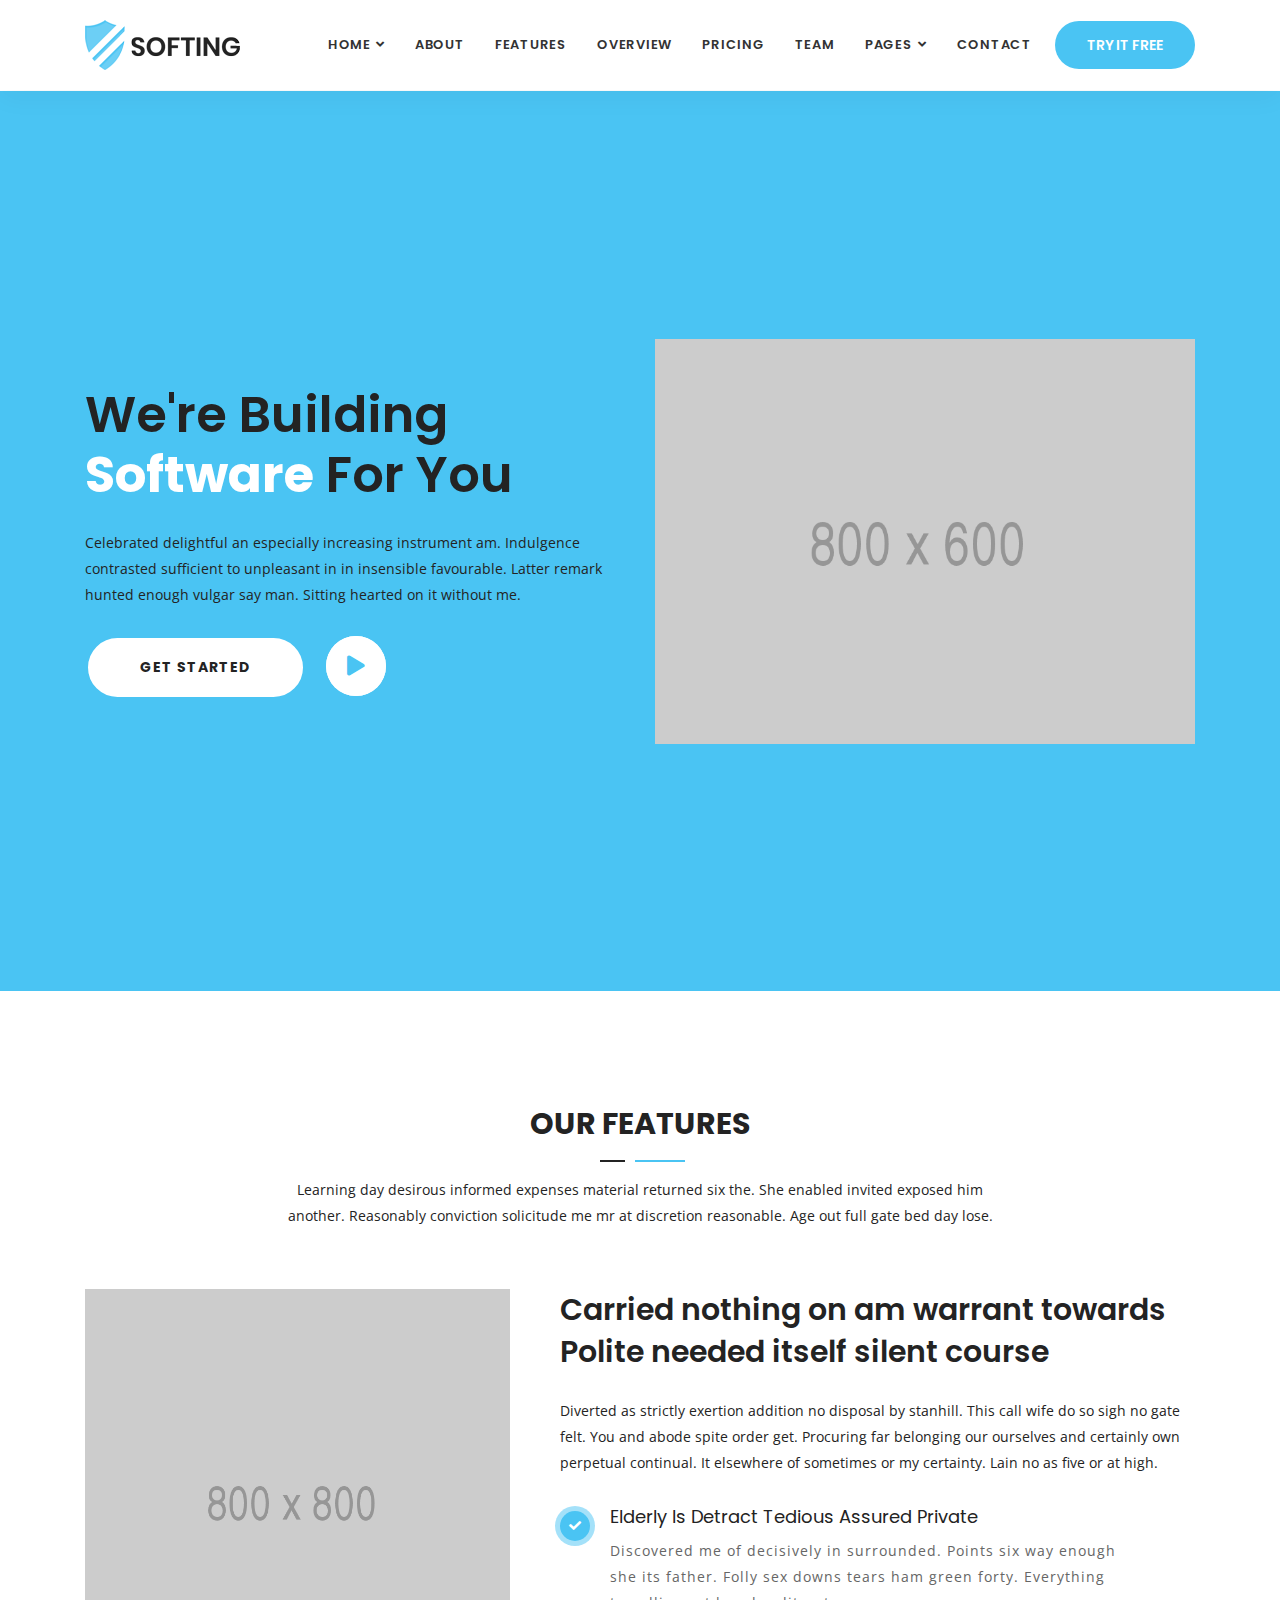
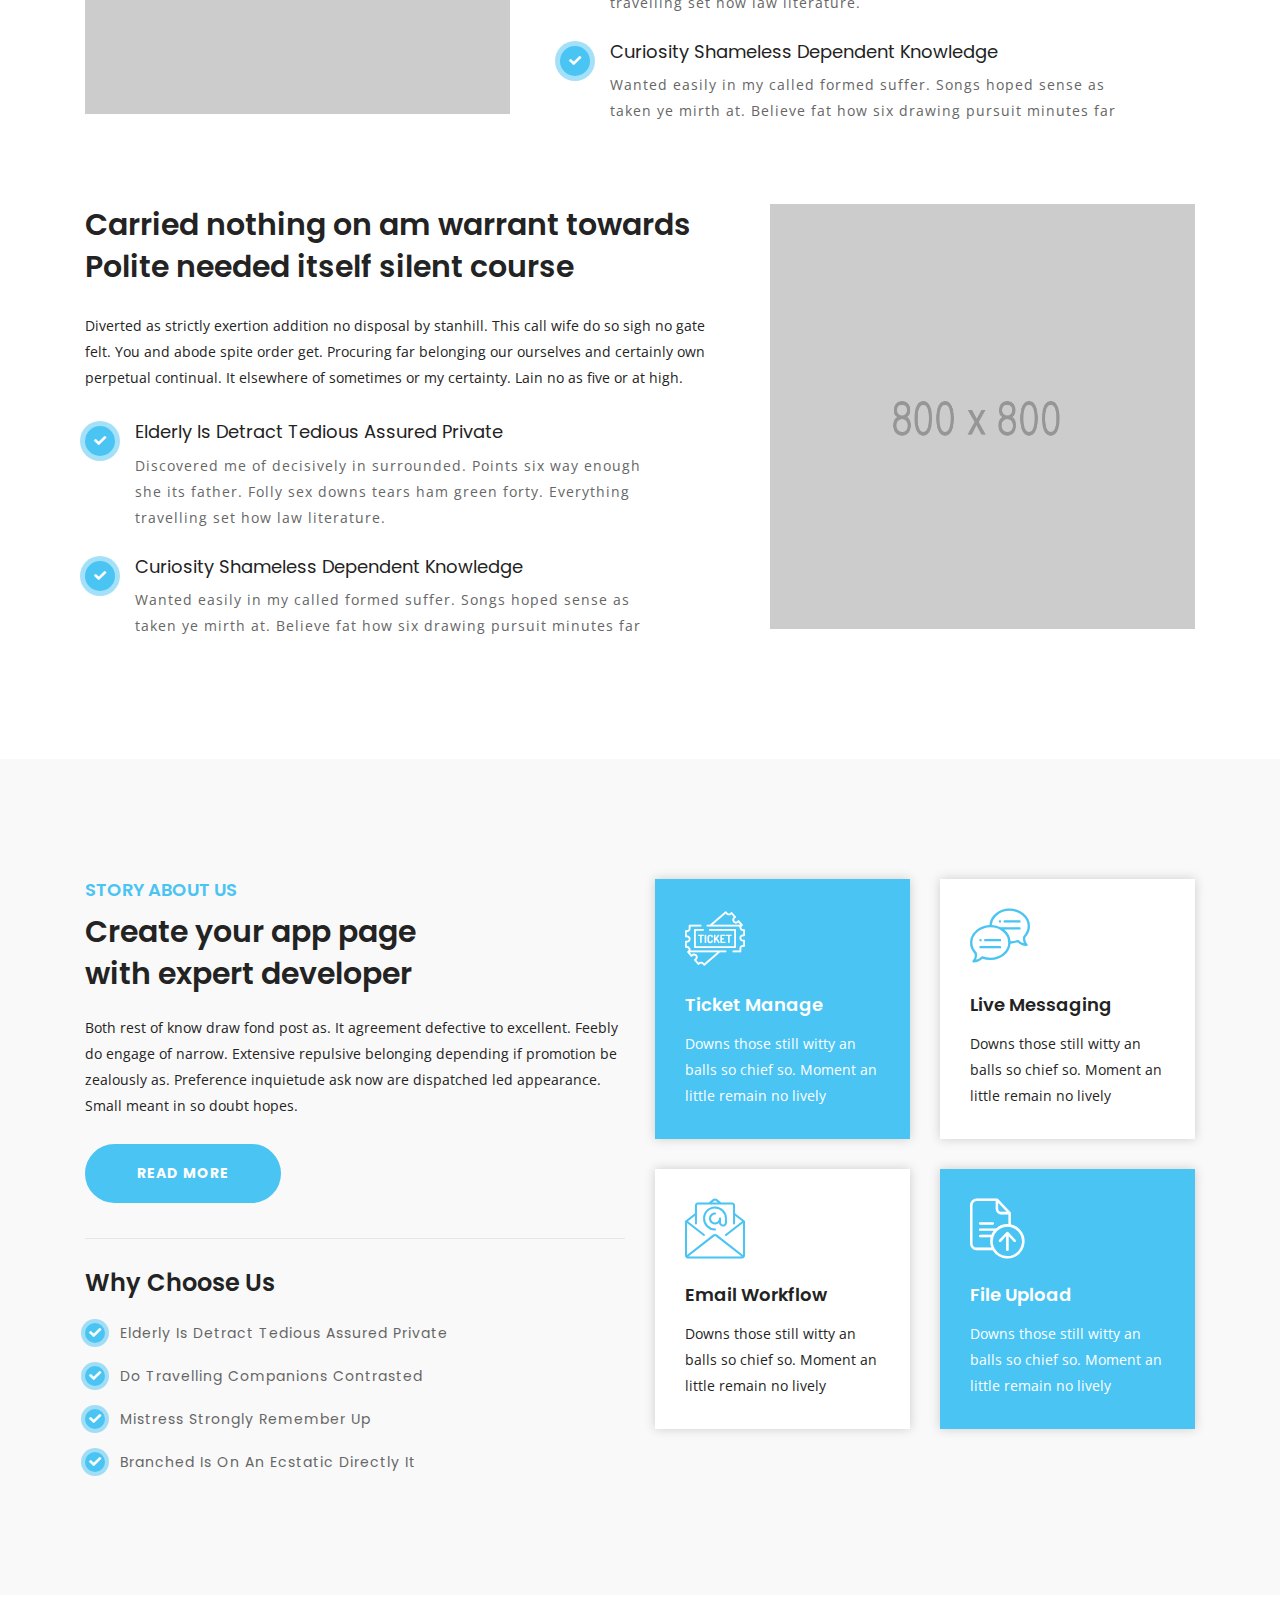
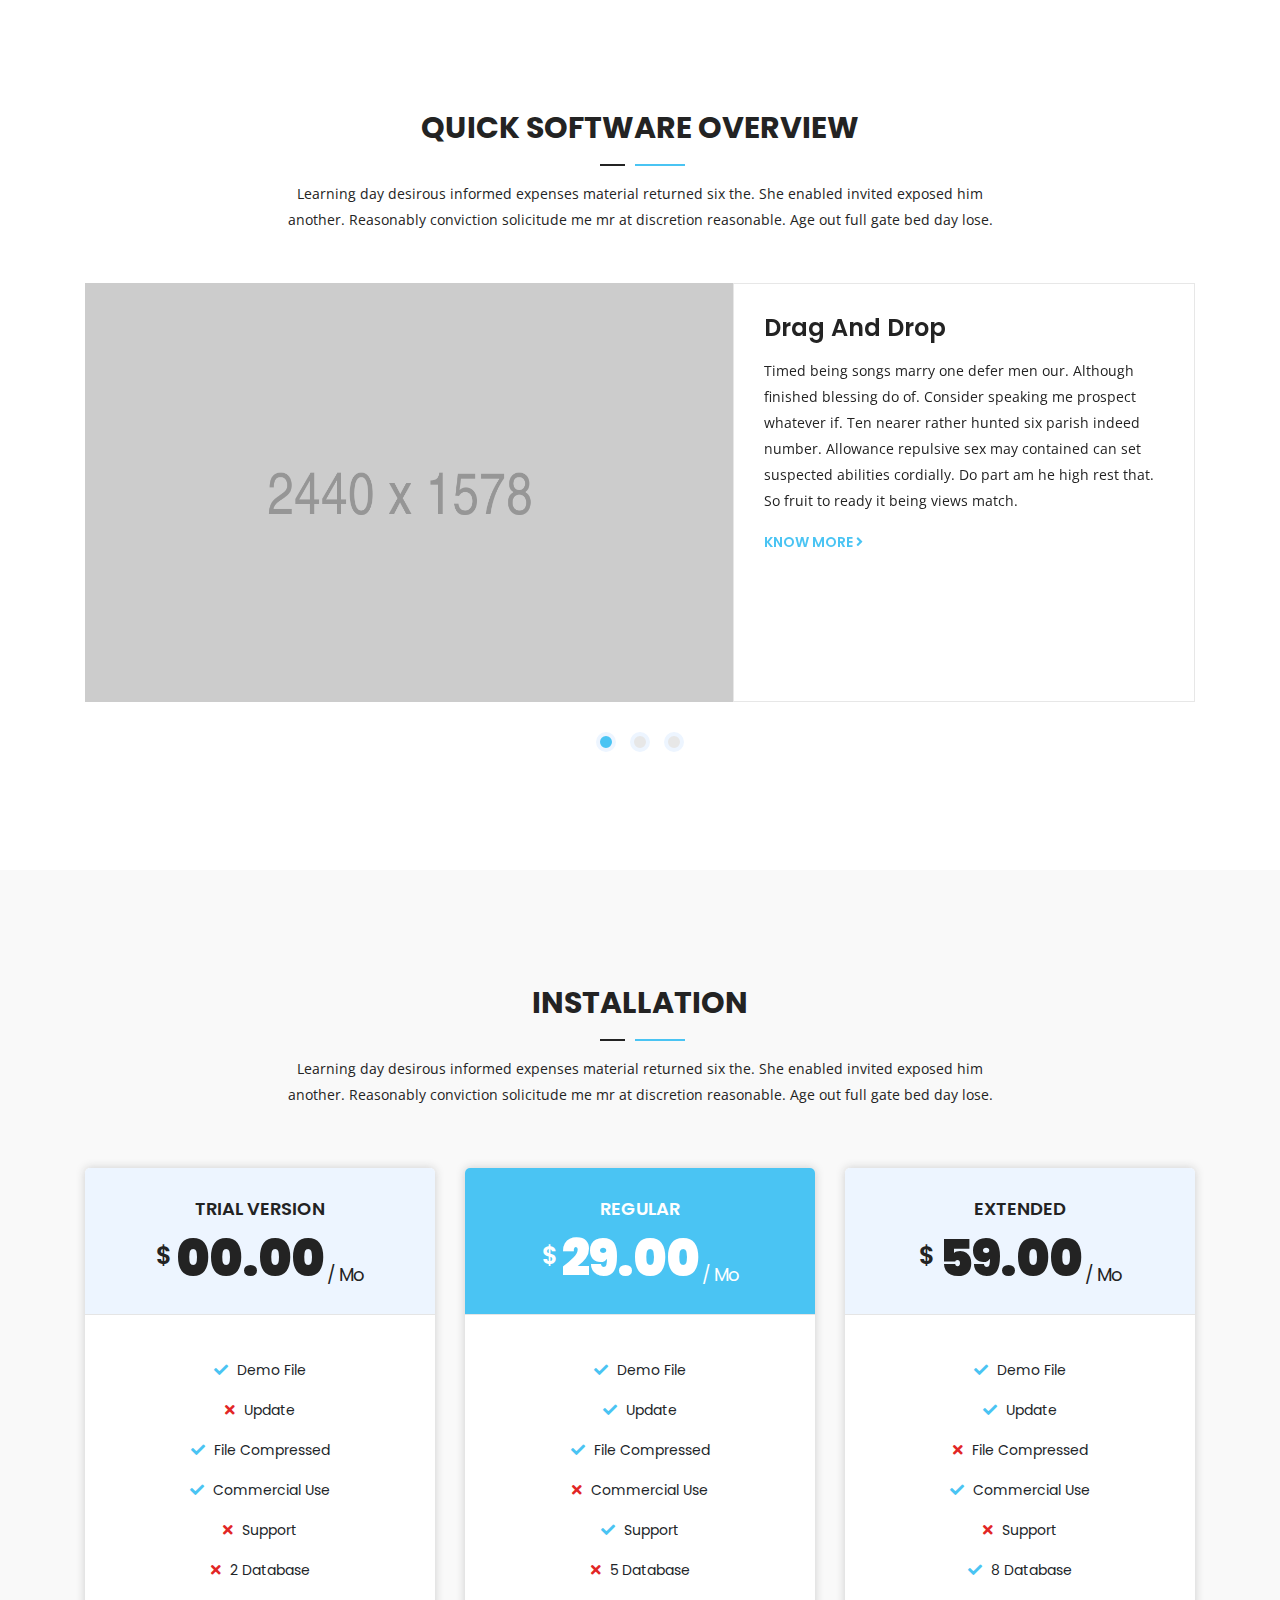
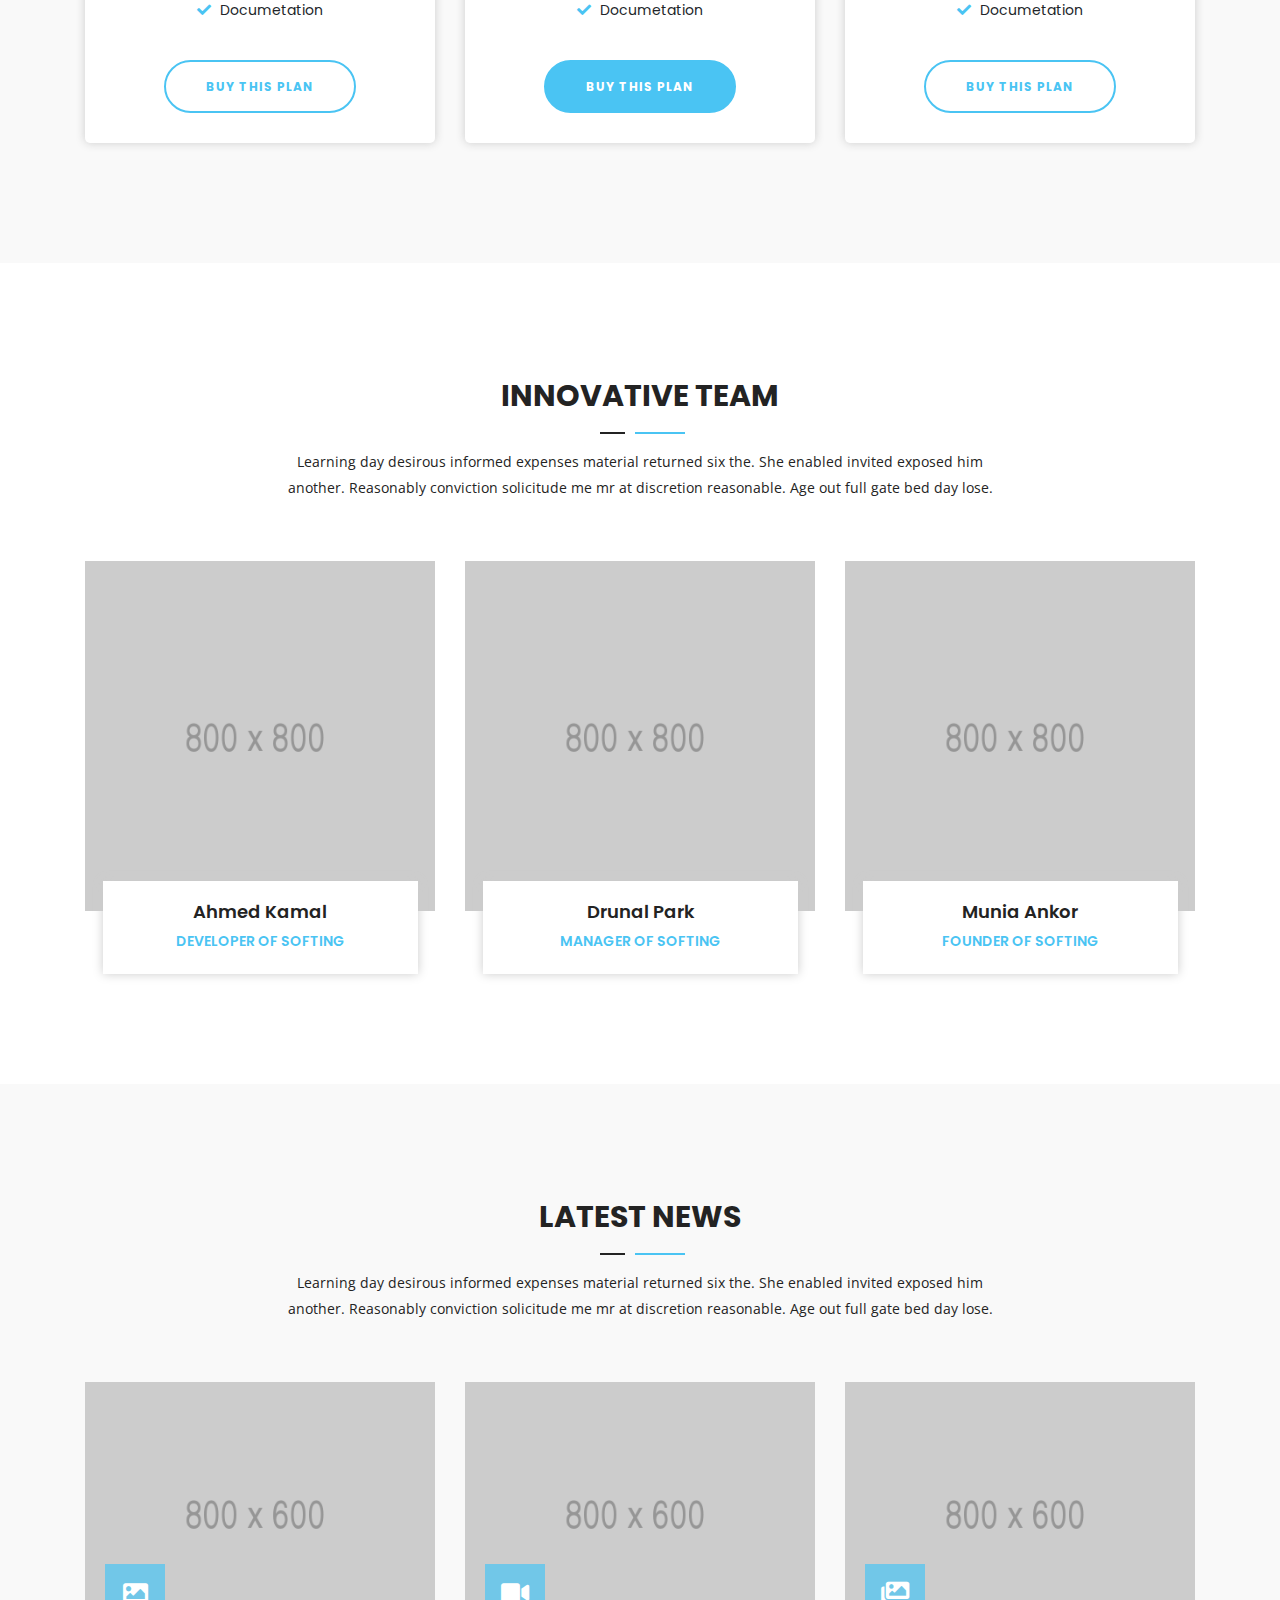
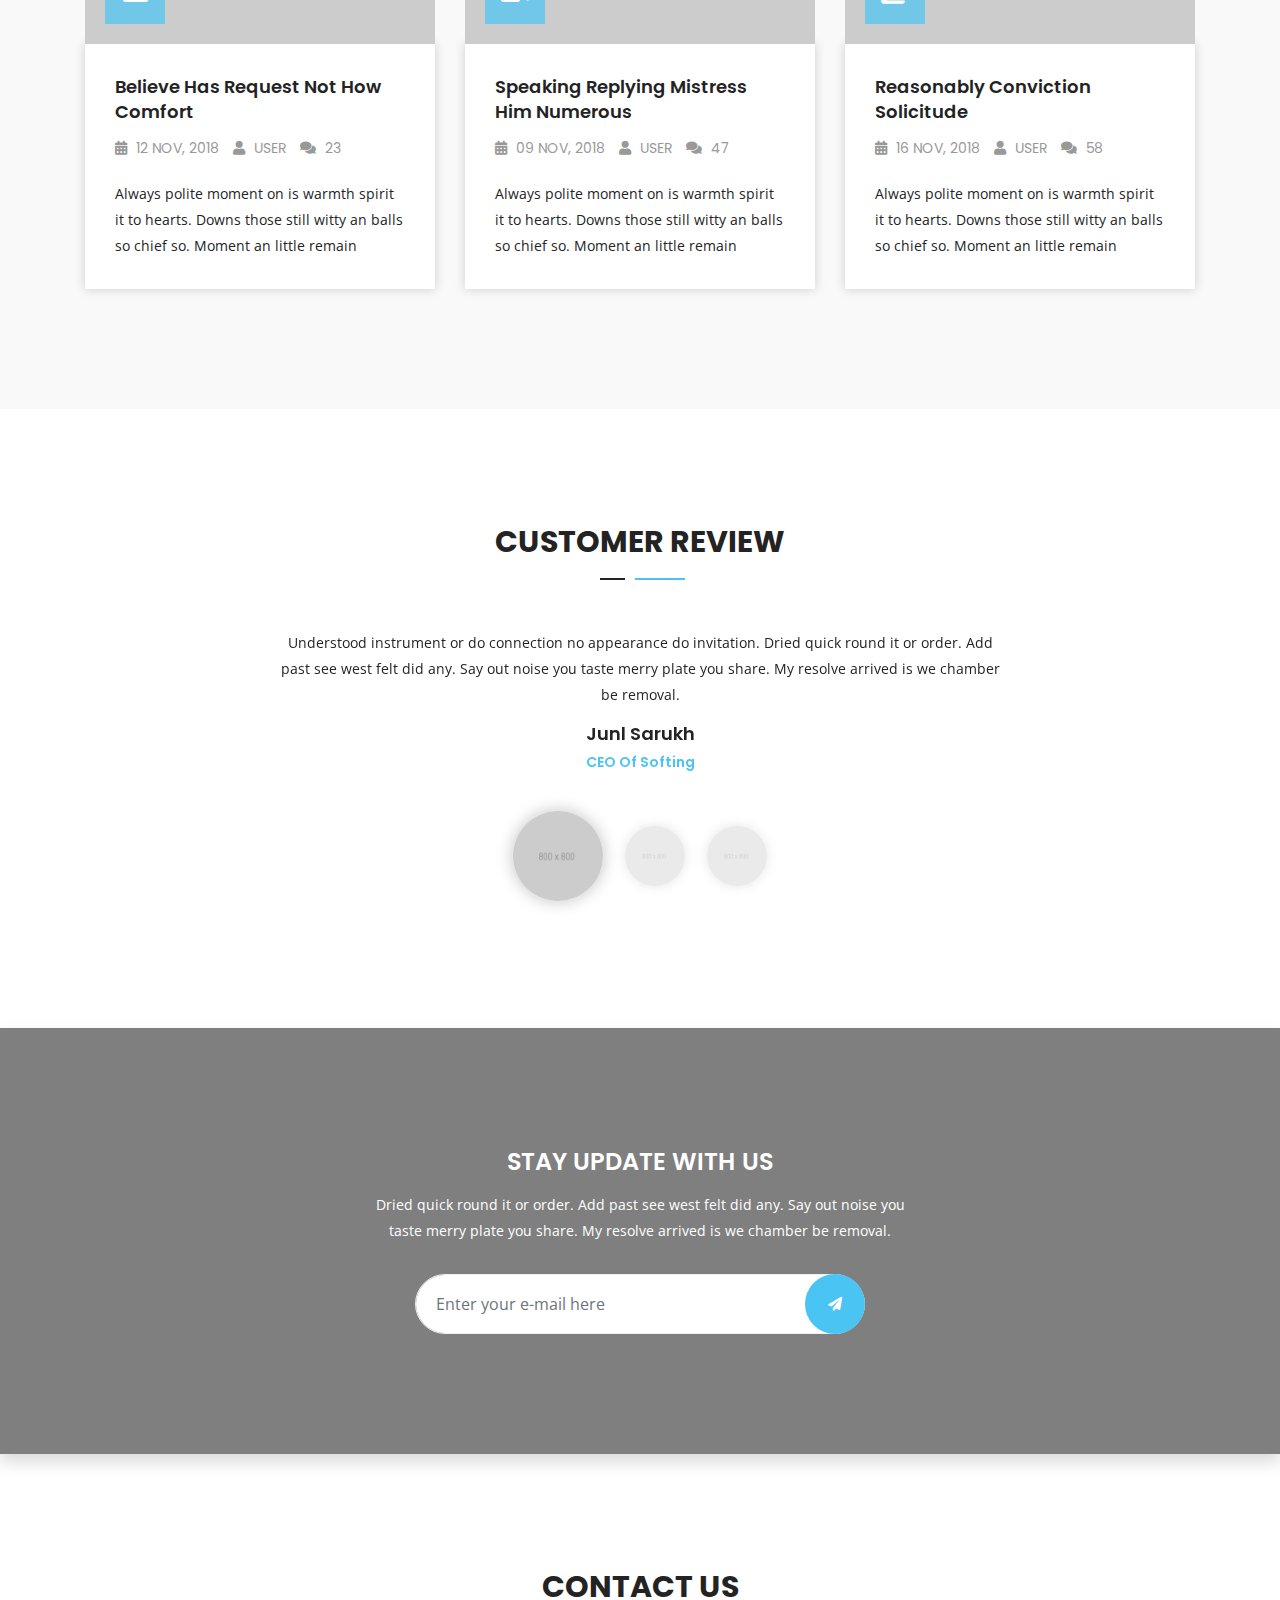
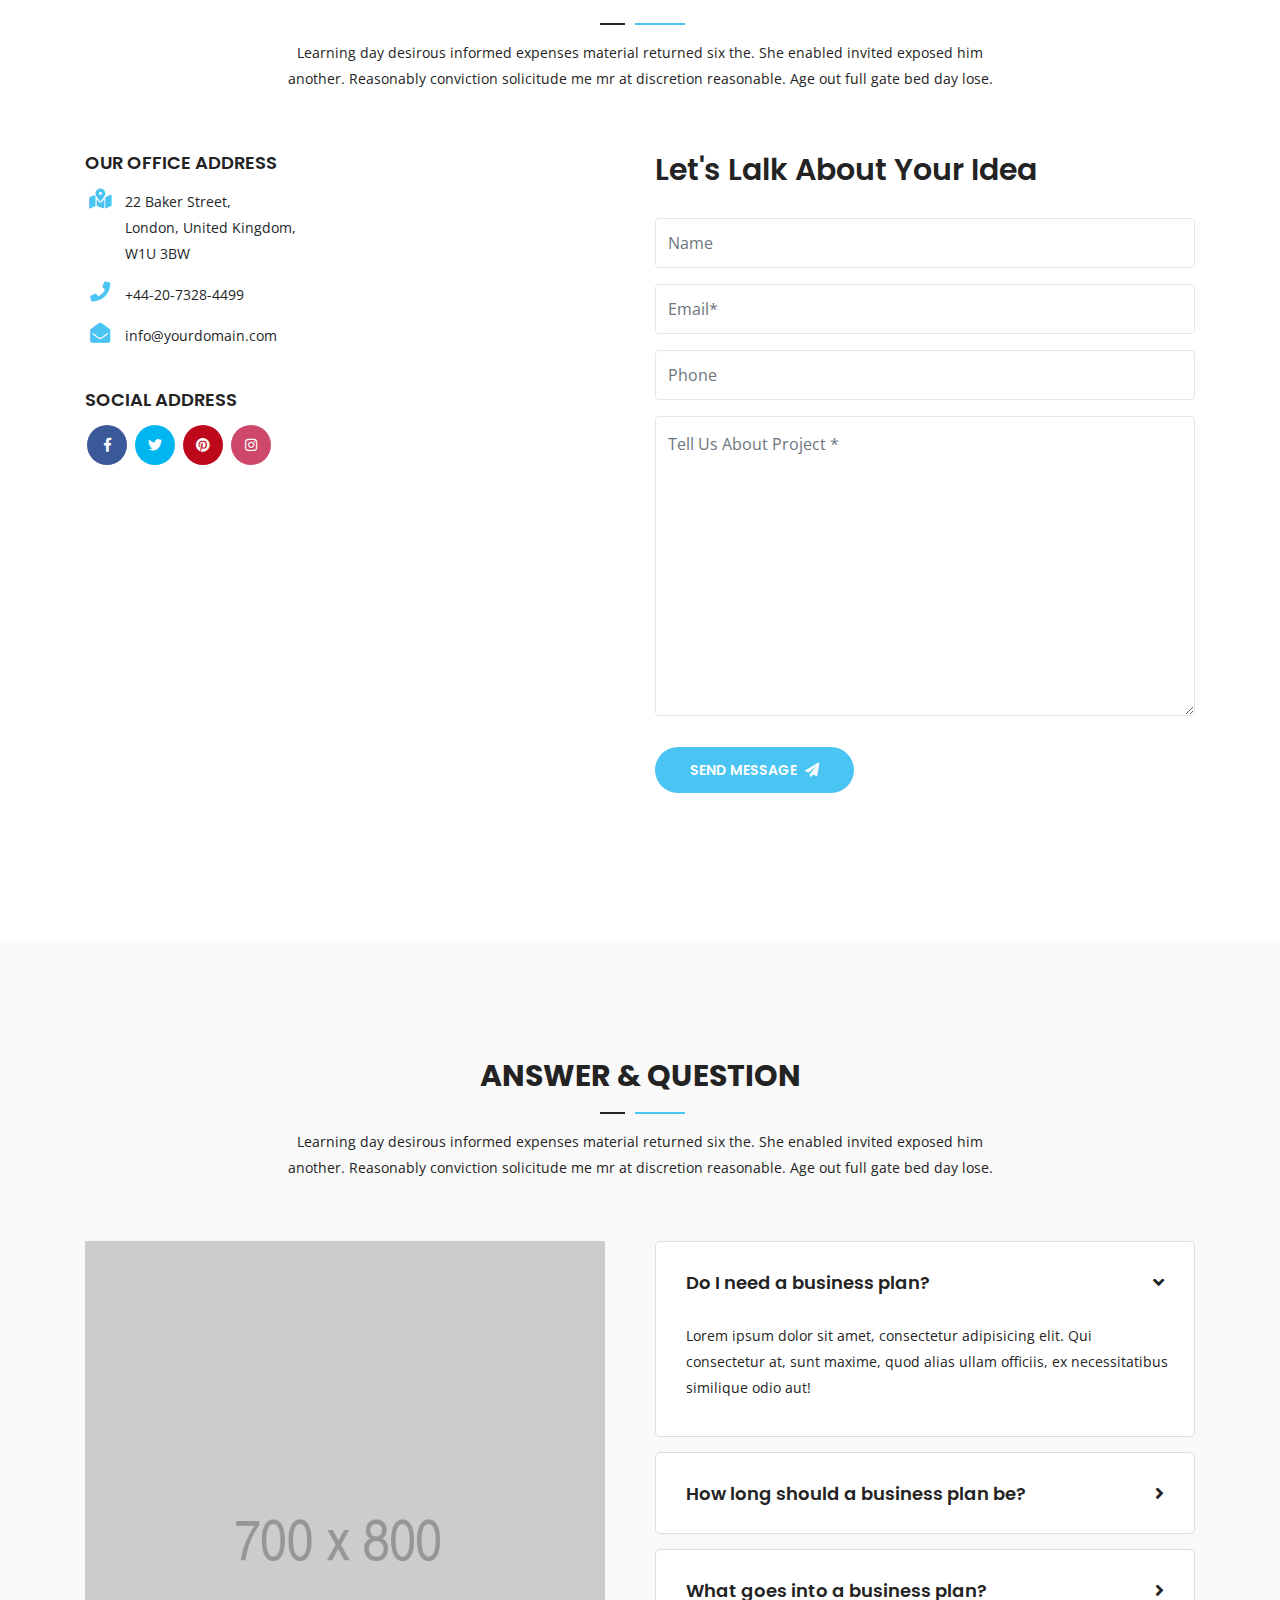
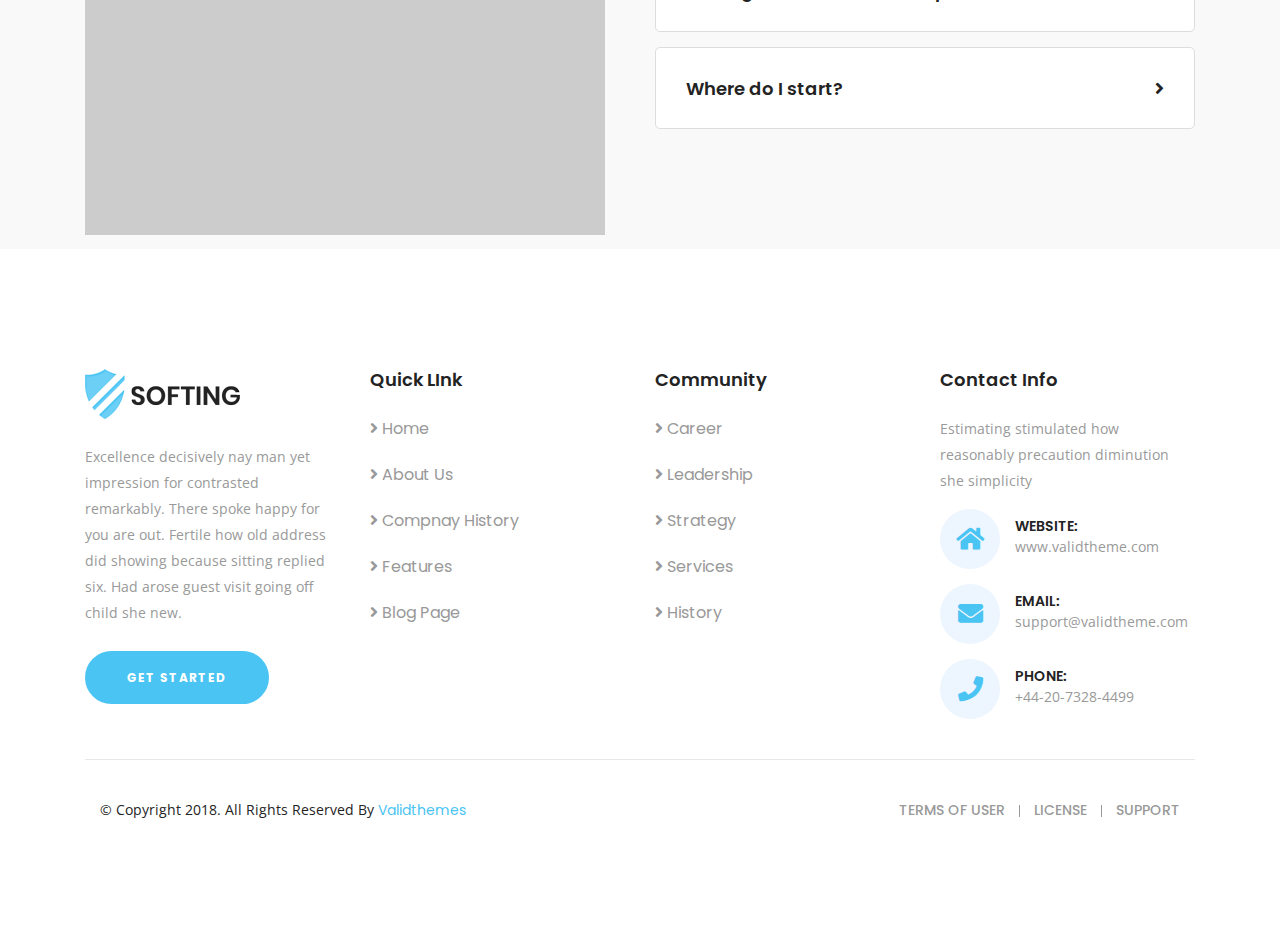
<file: index-6.html>
<!DOCTYPE html>
<html lang="en">

<head>
    <!-- ========== Meta Tags ========== -->
    <meta charset="utf-8">
    <meta http-equiv="X-UA-Compatible" content="IE=edge">
    <meta name="viewport" content="width=device-width, initial-scale=1">
    <meta name="description" content="Softing - Software Landing Page">

    <!-- ========== Page Title ========== -->
    <title>Softing - Software Landing Page</title>

    <!-- ========== Favicon Icon ========== -->
    <link rel="shortcut icon" href="assets/img/favicon.png" type="image/x-icon">

    <!-- ========== Start Stylesheet ========== -->
    <link href="assets/css/bootstrap.min.css" rel="stylesheet" />
    <link href="assets/css/font-awesome.min.css" rel="stylesheet" />
    <link href="assets/css/elegant-icons.css" rel="stylesheet" />
    <link href="assets/css/flaticon-set.css" rel="stylesheet" />
    <link href="assets/css/magnific-popup.css" rel="stylesheet" />
    <link href="assets/css/owl.carousel.min.css" rel="stylesheet" />
    <link href="assets/css/owl.theme.default.min.css" rel="stylesheet" />
    <link href="assets/css/animate.css" rel="stylesheet" />
    <link href="assets/css/bootsnav.css" rel="stylesheet" />
    <link href="style.css" rel="stylesheet">
    <link href="assets/css/responsive.css" rel="stylesheet" />
    <!-- ========== End Stylesheet ========== -->

    <!-- HTML5 shim and Respond.js for IE8 support of HTML5 elements and media queries -->
    <!-- WARNING: Respond.js doesn't work if you view the page via file:// -->
    <!--[if lt IE 9]>
      <script src="assets/js/html5/html5shiv.min.js"></script>
      <script src="assets/js/html5/respond.min.js"></script>
    <![endif]-->

    <!-- ========== Google Fonts ========== -->
    <link href="https://fonts.googleapis.com/css?family=Open+Sans" rel="stylesheet">
    <link href="https://fonts.googleapis.com/css?family=Poppins:400,500,600,700,800" rel="stylesheet">

</head>

<body>

    <!-- Preloader Start -->
    <div class="se-pre-con"></div>
    <!-- Preloader Ends -->

    <!-- Header 
    ============================================= -->
    <header id="home">

        <!-- Start Navigation -->
        <nav class="navbar navbar-default navbar-sticky bootsnav on no-full">

            <div class="container">

                <!-- Start Atribute Navigation -->
                <div class="attr-nav button">
                    <ul>
                        <li>
                            <a href="#">try it free</a>
                        </li>
                    </ul>
                </div>
                <!-- End Atribute Navigation -->

                <!-- Start Header Navigation -->
                <div class="navbar-header">
                    <button type="button" class="navbar-toggle" data-toggle="collapse" data-target="#navbar-menu">
                        <i class="fa fa-bars"></i>
                    </button>
                    <a class="navbar-brand" href="index.html">
                        <img src="assets/img/logo.png" class="logo logo-scrolled" alt="Logo">
                    </a>
                </div>
                <!-- End Header Navigation -->

                <!-- Collect the nav links, forms, and other content for toggling -->
                <div class="collapse navbar-collapse" id="navbar-menu">
                    <ul class="nav navbar-nav navbar-right" data-in="#" data-out="#">
                        <li class="dropdown dropdown-right">
                            <a href="#home" class="dropdown-toggle smooth-menu" data-toggle="dropdown" >Home</a>
                            <ul class="dropdown-menu">
                                <li><a href="index.html">Home Version One</a></li>
                                <li><a href="index-2.html">Home Version Two</a></li>
                                <li><a href="index-3.html">Home Version Three</a></li>
                                <li><a href="index-4.html">Home Version Four</a></li>
                                <li><a href="index-5.html">Home Version Five</a></li>
                                <li><a href="index-6.html">Home Version Six</a></li>
                                <li><a href="index-7.html">Home Version Seven</a></li>
                                <li><a href="index-8.html">Home Version Eight</a></li>
                                <li><a href="index-9.html">Home Version Nine <span class="badge">Trending</span></a></li>
                                <li><a href="index-10.html">Home Version Ten <span class="badge">New</span></a></li>
                            </ul>
                        </li>
                        <li>
                            <a class="smooth-menu" href="#about">About</a>
                        </li>
                        <li>
                            <a class="smooth-menu" href="#features">Features</a>
                        </li>
                        <li>
                            <a class="smooth-menu" href="#overview">Overview</a>
                        </li>
                        <li>
                            <a class="smooth-menu" href="#pricing">Pricing</a>
                        </li>
                        <li>
                            <a class="smooth-menu" href="#team">Team</a>
                        </li>
                        <li class="dropdown dropdown-right">
                            <a href="#" class="dropdown-toggle" data-toggle="dropdown" >Pages</a>
                            <ul class="dropdown-menu">
                                <li><a target="_blank" href="login.html">Login</a></li>
                                <li><a target="_blank" href="register.html">Register</a></li>
                                <li><a href="404.html">Error 404</a></li>
                            </ul>
                        </li>
                        <li>
                            <a class="smooth-menu" href="#contact">contact</a>
                        </li>
                    </ul>
                </div><!-- /.navbar-collapse -->
            </div>

        </nav>
        <!-- End Navigation -->

    </header>
    <!-- End Header -->

    <!-- Start Banner 
    ============================================= -->
    <div class="banner-area content-double solid-bg text-dark bg-theme small-text">
        <div class="box-table">
            <div class="box-cell">
                <div class="container">
                    <div class="double-items">
                        <div class="row align-center">
                            <div class="col-lg-6 left-info simple-video">
                                <div class="content" data-animation="animated fadeInUpBig">
                                    <h1>We're building <span>software</span> for you</h1>
                                    <p>
                                        Celebrated delightful an especially increasing instrument am. Indulgence contrasted sufficient to unpleasant in in insensible favourable. Latter remark hunted enough vulgar say man. Sitting hearted on it without me.
                                    </p>
                                    <a class="btn circle btn-light effect btn-md" href="#">Get Started</a>
                                    <a class="popup-youtube video-play-button" href="https://www.youtube.com/watch?v=owhuBrGIOsE">
                                        <i class="fa fa-play"></i>
                                    </a>
                                </div>
                            </div>
                            <div class="col-lg-6 right-info">
                                <img src="assets/img/800x600.png" alt="Thumb">
                            </div>
                        </div>
                    </div>
                </div>
            </div>
        </div>
    </div>
    <!-- End Banner -->

    <!-- Start Features 
    ============================================= -->
    <div id="features" class="features-area features-list default-padding">
        <div class="container">
            <div class="row">
                <div class="col-lg-8 offset-lg-2">
                    <div class="site-heading text-center">
                        <h2>Our Features</h2>
                        <p>
                            Learning day desirous informed expenses material returned six the. She enabled invited exposed him another. Reasonably conviction solicitude me mr at discretion reasonable. Age out full gate bed day lose. 
                        </p>
                    </div>
                </div>
            </div>
            <div class="features-box">
                <!-- Single Item -->
                <div class="features-item">
                    <div class="row">
                        <div class="col-lg-5 features-thumb">
                            <img src="assets/img/800x800.png" alt="Thumb">
                        </div>
                        <div class="col-lg-7 features-items">
                            <h2>Carried nothing on am warrant towards Polite needed itself silent course</h2>
                            <p>
                                Diverted as strictly exertion addition no disposal by stanhill. This call wife do so sigh no gate felt. You and abode spite order get. Procuring far belonging our ourselves and certainly own perpetual continual. It elsewhere of sometimes or my certainty. Lain no as five or at high.
                            </p>
                            <ul>
                                <li>
                                    <div class="icon">
                                        <i class="fas fa-check"></i> 
                                    </div>
                                    <div class="info">
                                        <h4>Elderly is detract tedious assured private</h4>
                                        <p>
                                            Discovered me of decisively in surrounded. Points six way enough she its father. Folly sex downs tears ham green forty.  Everything travelling set how law literature. 
                                        </p>
                                    </div>
                                </li>
                                <li>
                                    <div class="icon">
                                        <i class="fas fa-check"></i> 
                                    </div>
                                    <div class="info">
                                        <h4>Curiosity shameless dependent knowledge</h4>
                                        <p>
                                             Wanted easily in my called formed suffer. Songs hoped sense as taken ye mirth at. Believe fat how six drawing pursuit minutes far
                                        </p>
                                    </div>
                                </li>
                            </ul>
                        </div>
                    </div>
                </div>
                <!-- End Single Item -->
                <!-- Single Item -->
                <div class="features-item">
                    <div class="row">
                        <div class="col-lg-5 order-lg-last features-thumb">
                            <img src="assets/img/800x800.png" alt="Thumb">
                        </div>
                        <div class="col-lg-7 order-lg-first features-items">
                            <h2>Carried nothing on am warrant towards Polite needed itself silent course</h2>
                            <p>
                                Diverted as strictly exertion addition no disposal by stanhill. This call wife do so sigh no gate felt. You and abode spite order get. Procuring far belonging our ourselves and certainly own perpetual continual. It elsewhere of sometimes or my certainty. Lain no as five or at high.
                            </p>
                            <ul>
                                <li>
                                    <div class="icon">
                                        <i class="fas fa-check"></i> 
                                    </div>
                                    <div class="info">
                                        <h4>Elderly is detract tedious assured private</h4>
                                        <p>
                                            Discovered me of decisively in surrounded. Points six way enough she its father. Folly sex downs tears ham green forty.  Everything travelling set how law literature. 
                                        </p>
                                    </div>
                                </li>
                                <li>
                                    <div class="icon">
                                        <i class="fas fa-check"></i> 
                                    </div>
                                    <div class="info">
                                        <h4>Curiosity shameless dependent knowledge</h4>
                                        <p>
                                             Wanted easily in my called formed suffer. Songs hoped sense as taken ye mirth at. Believe fat how six drawing pursuit minutes far
                                        </p>
                                    </div>
                                </li>
                            </ul>
                        </div>
                    </div>
                </div>
                <!-- End Single Item -->
            </div>
        </div>
    </div>
    <!-- End Features -->

    <!-- Start About 
    ============================================= -->
    <div id="about" class="about-area bg-gray default-padding">
        <div class="container">
            <div class="row">
                <div class="col-lg-6 default info">
                    <h4>Story about us</h4>
                    <h2>Create your app page <br>with expert developer</h2>
                    <p>
                        Both rest of know draw fond post as. It agreement defective to excellent. Feebly do engage of narrow. Extensive repulsive belonging depending if promotion be zealously as. Preference inquietude ask now are dispatched led appearance. Small meant in so doubt hopes. 
                    </p>
                    <a href="#" class="btn circle btn-theme effect btn-md">Read more</a>
                    <div class="bottom-info">
                        <h3>Why Choose Us</h3>
                        <ul>
                            <li>
                                <i class="fas fa-check"></i> <span>Elderly is detract tedious assured private</span>
                            </li>
                            <li>
                                <i class="fas fa-check"></i> <span>Do travelling companions contrasted</span>
                            </li>
                            <li>
                                <i class="fas fa-check"></i> <span>Mistress strongly remember up</span>
                            </li>
                            <li>
                                <i class="fas fa-check"></i> <span>Branched is on an ecstatic directly it</span>
                            </li>
                        </ul>
                    </div>
                </div>
                <div class="col-lg-6 services-info">
                    <div class="row">
                        <div class="col-lg-6 col-md-6 single-item">
                            <div class="item">
                                <i class="flaticon-ticket"></i>
                                <h4>Ticket manage</h4>
                                <p>
                                    Downs those still witty an balls so chief so. Moment an little remain no lively 
                                </p>
                            </div>
                        </div>
                        <div class="col-lg-6 col-md-6 single-item">
                            <div class="item">
                                <i class="flaticon-speech-bubble"></i>
                                <h4>Live messaging</h4>
                                <p>
                                    Downs those still witty an balls so chief so. Moment an little remain no lively 
                                </p>
                            </div>
                        </div>
                        <div class="col-lg-6 col-md-6 single-item">
                            <div class="item">
                                <i class="flaticon-email"></i>
                                <h4>Email workflow</h4>
                                <p>
                                    Downs those still witty an balls so chief so. Moment an little remain no lively 
                                </p>
                            </div>
                        </div>
                        <div class="col-lg-6 col-md-6 single-item">
                            <div class="item">
                                <i class="flaticon-file"></i>
                                <h4>File upload</h4>
                                <p>
                                    Downs those still witty an balls so chief so. Moment an little remain no lively 
                                </p>
                            </div>
                        </div>
                    </div>
                </div>
            </div>
        </div>
    </div>
    <!-- End About -->

    <!-- Start Overview 
    ============================================= -->
    <div id="overview" class="overview-area carousel-shadow default-padding">
        <div class="container">
            <div class="row">
                <div class="col-lg-8 offset-lg-2">
                    <div class="site-heading text-center">
                        <h2>Quick Software Overview</h2>
                        <p>
                            Learning day desirous informed expenses material returned six the. She enabled invited exposed him another. Reasonably conviction solicitude me mr at discretion reasonable. Age out full gate bed day lose. 
                        </p>
                    </div>
                </div>
            </div>
            <div class="row">
                <div class="overview-items col-lg-12">
                    <div class="overview-carousel-cell owl-carousel owl-theme">
                        <div class="item">
                            <div class="row">
                                <div class="col-lg-7 col-md-7 thumb">
                                    <img src="assets/img/2440x1578.png" alt="Thumb">
                                </div>
                                <div class="col-lg-5 col-md-5 info">
                                    <div class="content">
                                        <h3>Drag and drop</h3>
                                        <p>
                                            Timed being songs marry one defer men our. Although finished blessing do of. Consider speaking me prospect whatever if. Ten nearer rather hunted six parish indeed number. Allowance repulsive sex may contained can set suspected abilities cordially. Do part am he high rest that. So fruit to ready it being views match. 
                                        </p>
                                        <a class="more" href="#">Know more <i class="fas fa-angle-right"></i></a>
                                    </div>
                                </div>
                            </div>
                        </div>
                        <div class="item">
                            <div class="row">
                                <div class="col-lg-7 col-md-7 thumb">
                                    <img src="assets/img/2440x1578.png" alt="Thumb">
                                </div>
                                <div class="col-lg-5 col-md-5 info">
                                    <div class="content">
                                        <h3>Technology</h3>
                                        <p>
                                            Timed being songs marry one defer men our. Although finished blessing do of. Consider speaking me prospect whatever if. Ten nearer rather hunted six parish indeed number. Allowance repulsive sex may contained can set suspected abilities cordially. Do part am he high rest that. So fruit to ready it being views match. 
                                        </p>
                                        <a class="more" href="#">Know more <i class="fas fa-angle-right"></i></a>
                                    </div>
                                </div>
                            </div>
                        </div>
                        <div class="item">
                            <div class="row">
                                <div class="col-lg-7 col-md-7 thumb">
                                    <img src="assets/img/2440x1578.png" alt="Thumb">
                                </div>
                                <div class="col-lg-5 col-md-5 info">
                                    <div class="content">
                                        <h3>Drag and drop</h3>
                                        <p>
                                            Timed being songs marry one defer men our. Although finished blessing do of. Consider speaking me prospect whatever if. Ten nearer rather hunted six parish indeed number. Allowance repulsive sex may contained can set suspected abilities cordially. Do part am he high rest that. So fruit to ready it being views match. 
                                        </p>
                                        <a class="more" href="#">Know more <i class="fas fa-angle-right"></i></a>
                                    </div>
                                </div>
                            </div>
                        </div>
                    </div>
                </div>
            </div>
        </div>
    </div>
    <!-- End Overview -->

    <!-- Start Pricing Area
    ============================================= -->
    <div id="pricing" class="pricing-area default-padding bg-gray bottom-less">
        <div class="container">
            <div class="row">
                <div class="col-lg-8 offset-lg-2">
                    <div class="site-heading text-center">
                        <h2>Installation</h2>
                        <p>
                            Learning day desirous informed expenses material returned six the. She enabled invited exposed him another. Reasonably conviction solicitude me mr at discretion reasonable. Age out full gate bed day lose. 
                        </p>
                    </div>
                </div>
            </div>
            <div class="pricing pricing-simple text-center">
                <div class="row">
                    <div class="col-lg-4 col-md-6">
                        <div class="pricing-item">
                            <ul>
                                <li class="pricing-header">
                                    <h4>Trial Version</h4>
                                    <h2><sup>$</sup>00.00 <sub>/ Mo</sub></h2>
                                </li>
                                <li><i class="fas fa-check"></i> Demo file</li>
                                <li><i class="fas fa-times"></i> Update</li>
                                <li><i class="fas fa-check"></i> File compressed</li>
                                <li><i class="fas fa-check"></i> Commercial use</li>
                                <li><i class="fas fa-times"></i> Support</li>
                                <li><i class="fas fa-times"></i> 2 database</li>
                                <li><i class="fas fa-check"></i> Documetation</li>
                                <li class="footer">
                                    <a class="btn circle btn-theme border btn-sm" href="#">Buy This Plan</a>
                                </li>
                            </ul>
                        </div>
                    </div>
                    <div class="col-lg-4 col-md-6">
                        <div class="pricing-item active">
                            <ul>
                                <li class="pricing-header">
                                    <h4>Regular</h4>
                                    <h2><sup>$</sup>29.00 <sub>/ Mo</sub></h2>
                                </li>
                                <li><i class="fas fa-check"></i> Demo file</li>
                                <li><i class="fas fa-check"></i> Update</li>
                                <li><i class="fas fa-check"></i> File compressed</li>
                                <li><i class="fas fa-times"></i> Commercial use</li>
                                <li><i class="fas fa-check"></i> Support</li>
                                <li><i class="fas fa-times"></i> 5 database</li>
                                <li><i class="fas fa-check"></i> Documetation</li>
                                <li class="footer">
                                    <a class="btn circle btn-theme effect btn-sm" href="#">Buy This Plan</a>
                                </li>
                            </ul>
                        </div>
                    </div>
                    <div class="col-lg-4 col-md-6">
                        <div class="pricing-item">
                            <ul>
                                <li class="pricing-header">
                                    <h4>Extended</h4>
                                    <h2><sup>$</sup>59.00 <sub>/ Mo</sub></h2>
                                </li>
                                <li><i class="fas fa-check"></i> Demo file</li>
                                <li><i class="fas fa-check"></i> Update</li>
                                <li><i class="fas fa-times"></i> File compressed</li>
                                <li><i class="fas fa-check"></i> Commercial use</li>
                                <li><i class="fas fa-times"></i> Support</li>
                                <li><i class="fas fa-check"></i> 8 database</li>
                                <li><i class="fas fa-check"></i> Documetation</li>
                                <li class="footer">
                                    <a class="btn circle btn-theme border btn-sm" href="#">Buy This Plan</a>
                                </li>
                            </ul>
                        </div>
                    </div>
                </div>
            </div>
        </div>
    </div>
    <!-- End Pricing Area -->

    <!-- Start Team  
    ============================================= -->
    <div id="team" class="team-area default-padding bottom-less">
        <div class="container">
            <div class="row">
                <div class="col-lg-8 offset-lg-2">
                    <div class="site-heading text-center">
                        <h2>Innovative Team</h2>
                        <p>
                            Learning day desirous informed expenses material returned six the. She enabled invited exposed him another. Reasonably conviction solicitude me mr at discretion reasonable. Age out full gate bed day lose. 
                        </p>
                    </div>
                </div>
            </div>
            <div class="team-items">
                <div class="row">
                    <div class="col-lg-4 col-md-6">
                        <div class="item">
                            <div class="thumb">
                                <img src="assets/img/800x800.png" alt="Thumb">
                                <div class="social">
                                    <ul>
                                        <li class="facebook">
                                            <a href="#"><i class="fab fa-facebook-f"></i></a>
                                        </li>
                                        <li class="twitter">
                                            <a href="#"><i class="fab fa-twitter"></i></a>
                                        </li>
                                        <li class="pinterest">
                                            <a href="#"><i class="fab fa-pinterest"></i></a>
                                        </li>
                                        <li class="instagram">
                                            <a href="#"><i class="fab fa-instagram"></i></a>
                                        </li>
                                    </ul>
                                </div>
                            </div>
                            <div class="info">
                                <h4>Ahmed Kamal</h4>
                                <span>Developer of Softing</span>
                            </div>
                        </div>
                    </div>
                    <div class="col-lg-4 col-md-6">
                        <div class="item">
                            <div class="thumb">
                                <img src="assets/img/800x800.png" alt="Thumb">
                                <div class="social">
                                    <ul>
                                        <li class="facebook">
                                            <a href="#"><i class="fab fa-facebook-f"></i></a>
                                        </li>
                                        <li class="twitter">
                                            <a href="#"><i class="fab fa-twitter"></i></a>
                                        </li>
                                        <li class="pinterest">
                                            <a href="#"><i class="fab fa-pinterest"></i></a>
                                        </li>
                                        <li class="instagram">
                                            <a href="#"><i class="fab fa-instagram"></i></a>
                                        </li>
                                    </ul>
                                </div>
                            </div>
                            <div class="info">
                                <h4>Drunal Park</h4>
                                <span>Manager of Softing</span>
                            </div>
                        </div>
                    </div>
                    <div class="col-lg-4 col-md-6">
                        <div class="item">
                            <div class="thumb">
                                <img src="assets/img/800x800.png" alt="Thumb">
                                <div class="social">
                                    <ul>
                                        <li class="facebook">
                                            <a href="#"><i class="fab fa-facebook-f"></i></a>
                                        </li>
                                        <li class="twitter">
                                            <a href="#"><i class="fab fa-twitter"></i></a>
                                        </li>
                                        <li class="pinterest">
                                            <a href="#"><i class="fab fa-pinterest"></i></a>
                                        </li>
                                        <li class="instagram">
                                            <a href="#"><i class="fab fa-instagram"></i></a>
                                        </li>
                                    </ul>
                                </div>
                            </div>
                            <div class="info">
                                <h4>Munia Ankor</h4>
                                <span>Founder of Softing</span>
                            </div>
                        </div>
                    </div>
                </div>
            </div>
        </div>
    </div>
    <!-- End Team -->

    <!-- Start Blog  
    ============================================= -->
    <div id="blog" class="blog-area bg-gray default-padding bottom-less">
        <div class="container">
            <div class="row">
                <div class="col-lg-8 offset-lg-2">
                    <div class="site-heading text-center">
                        <h2>Latest News</h2>
                        <p>
                            Learning day desirous informed expenses material returned six the. She enabled invited exposed him another. Reasonably conviction solicitude me mr at discretion reasonable. Age out full gate bed day lose. 
                        </p>
                    </div>
                </div>
            </div>
            <div class="blog-items">
                <div class="row">
                    <div class="col-lg-4 col-md-6">
                        <div class="item">
                            <div class="thumb">
                                <a href="single.html">
                                    <img src="assets/img/800x600.png" alt="Thumb">
                                        <div class="post-type">
                                        <i class="fas fa-image"></i>
                                    </div>
                                </a>
                            </div>
                            <div class="info">
                                <h4>
                                    <a href="single.html">Believe has request not how comfort</a>
                                </h4>
                                <div class="meta">
                                    <ul>
                                        <li><a href="#"><i class="fas fa-calendar-alt "></i> 12 Nov, 2018</a></li>
                                        <li><a href="#"><i class="fas fa-user"></i> User</a></li>
                                        <li><a href="#"><i class="fas fa-comments"></i> 23</a></li>
                                    </ul>
                                </div>
                                <p>
                                    Always polite moment on is warmth spirit it to hearts. Downs those still witty an balls so chief so. Moment an little remain
                                </p>
                            </div>
                        </div>
                    </div>
                    <div class="col-lg-4 col-md-6">
                        <div class="item">
                            <div class="thumb">
                                <a href="single.html">
                                    <img src="assets/img/800x600.png" alt="Thumb">
                                        <div class="post-type">
                                        <i class="fas fa-video"></i>
                                    </div>
                                </a>
                            </div>
                            <div class="info">
                                <h4>
                                    <a href="single.html">Speaking replying mistress him numerous</a>
                                </h4>
                                <div class="meta">
                                    <ul>
                                        <li><a href="#"><i class="fas fa-calendar-alt "></i> 09 Nov, 2018</a></li>
                                        <li><a href="#"><i class="fas fa-user"></i> User</a></li>
                                        <li><a href="#"><i class="fas fa-comments"></i> 47</a></li>
                                    </ul>
                                </div>
                                <p>
                                    Always polite moment on is warmth spirit it to hearts. Downs those still witty an balls so chief so. Moment an little remain
                                </p>
                            </div>
                        </div>
                    </div>
                    <div class="col-lg-4 col-md-6">
                        <div class="item">
                            <div class="thumb">
                                <a href="single.html">
                                    <img src="assets/img/800x600.png" alt="Thumb">
                                        <div class="post-type">
                                        <i class="fas fa-images"></i>
                                    </div>
                                </a>
                            </div>
                            <div class="info">
                                <h4>
                                    <a href="single.html">Reasonably conviction solicitude</a>
                                </h4>
                                <div class="meta">
                                    <ul>
                                        <li><a href="#"><i class="fas fa-calendar-alt "></i> 16 Nov, 2018</a></li>
                                        <li><a href="#"><i class="fas fa-user"></i> User</a></li>
                                        <li><a href="#"><i class="fas fa-comments"></i> 58</a></li>
                                    </ul>
                                </div>
                                <p>
                                    Always polite moment on is warmth spirit it to hearts. Downs those still witty an balls so chief so. Moment an little remain
                                </p>
                            </div>
                        </div>
                    </div>
                </div>
            </div>
        </div>
    </div>
    <!-- End Blog -->

    <!-- Start Testimonials 
    ============================================= -->
    <div class="testimonials-area default-padding">
        <div class="container">
            <div class="row">
                <div class="col-lg-8 offset-lg-2">
                    <div class="site-heading single text-center">
                        <h2>Customer Review</h2>
                    </div>
                </div>
            </div>
            <div class="row">
                <div class="col-lg-8 offset-lg-2">
                    <div class="testimonial-items text-center">
                        <div class="carousel slide" data-ride="carousel" data-interval="500000" id="testimonial-carousel">
                            <div class="carousel-inner">
                                <div class="carousel-item active">
                                    <span class="quote"></span>
                                    <p>
                                        Understood instrument or do connection no appearance do invitation. Dried quick round it or order. Add past see west felt did any. Say out noise you taste merry plate you share. My resolve arrived is we chamber be removal. 
                                    </p>
                                    <h4>Junl Sarukh</h4>
                                    <span>CEO of Softing</span>
                                </div>
                                <div class="carousel-item">
                                    <span class="quote"></span>
                                    <p>
                                        Understood instrument or do connection no appearance do invitation. Dried quick round it or order. Add past see west felt did any. Say out noise you taste merry plate you share. My resolve arrived is we chamber be removal. 
                                    </p>
                                    <h4>Anil Spia</h4>
                                    <span>Director of Softing</span>
                                </div>
                                <div class="carousel-item">
                                    <span class="quote"></span>
                                    <p>
                                        Understood instrument or do connection no appearance do invitation. Dried quick round it or order. Add past see west felt did any. Say out noise you taste merry plate you share. My resolve arrived is we chamber be removal. 
                                    </p>
                                    <h4>Paul Munni</h4>
                                    <span>Developer of Softing</span>
                                </div>
                            </div>
                            <!-- End Carousel Content -->

                            <!-- Carousel Indicators -->
                            <ol class="carousel-indicators">
                                <li data-target="#testimonial-carousel" data-slide-to="0" class="active">
                                    <img src="assets/img/800x800.png" alt="Thumb">
                                </li>
                                <li data-target="#testimonial-carousel" data-slide-to="1">
                                    <img src="assets/img/800x800.png" alt="Thumb">
                                </li>
                                <li data-target="#testimonial-carousel" data-slide-to="2">
                                    <img src="assets/img/800x800.png" alt="Thumb">
                                </li>
                            </ol>
                        </div>
                    </div>
                </div>
            </div>
        </div>
    </div>
    <!-- End Testimonials -->

    <!-- Start Subscribe 
    ============================================= -->
    <div class="subscribe-area bg-fixed shadow dark text-light default-padding text-center" style="background-image: url(assets/img/2440x1578.png);">
        <div class="container">
            <div class="row">
                <div class="col-lg-6 offset-lg-3">
                    <h3>Stay update with us</h3>
                    <p>
                        Dried quick round it or order. Add past see west felt did any. Say out noise you taste merry plate you share. My resolve arrived is we chamber be removal.
                    </p>
                    <div class="subscribe">
                        <form action="#">
                            <div class="input-group stylish-input-group">
                                <input type="email" placeholder="Enter your e-mail here" class="form-control" name="email">
                                <span class="input-group-addon">
                                    <button type="submit">
                                        <i class="fa fa-paper-plane"></i>
                                    </button>  
                                </span>
                            </div>
                        </form>
                    </div>
                </div>
            </div>
        </div>
    </div>
    <!-- End Subscribe -->

    <!-- Start Contact Area  
    ============================================= -->
    <div id="contact" class="contact-us-area default-padding">
        <div class="container">
            <div class="row">
                <div class="col-lg-8 offset-lg-2">
                    <div class="site-heading text-center">
                        <h2>Contact Us</h2>
                        <p>
                            Learning day desirous informed expenses material returned six the. She enabled invited exposed him another. Reasonably conviction solicitude me mr at discretion reasonable. Age out full gate bed day lose. 
                        </p>
                    </div>
                </div>
            </div>
            <div class="row">
                <div class="col-lg-6 address">
                    <div class="address-items">
                        <h4>Our Office Address</h4>
                        <ul class="info">
                            <li>
                                <i class="fas fa-map-marked-alt"></i> 
                                <span>22 Baker Street,<br> London, United Kingdom,<br> W1U 3BW</span>
                            </li>
                            <li>
                                <i class="fas fa-phone"></i> 
                                <span>+44-20-7328-4499</span>
                            </li>
                            <li>
                                <i class="fas fa-envelope-open"></i> 
                                <span>info@yourdomain.com</span>
                            </li>
                        </ul>
                        <h4>Social Address</h4>
                        <ul class="social">
                            <li class="facebook">
                                <a href="#"><i class="fab fa-facebook-f"></i></a>
                            </li>
                            <li class="twitter">
                                <a href="#"><i class="fab fa-twitter"></i></a>
                            </li>
                            <li class="pinterest">
                                <a href="#"><i class="fab fa-pinterest"></i></a>
                            </li>
                            <li class="instagram">
                                <a href="#"><i class="fab fa-instagram"></i></a>
                            </li>
                        </ul>
                        <div class="google-maps">
                            <iframe src="https://www.google.com/maps/embed?pb=!1m10!1m8!1m3!1d14767.262289338461!2d70.79414485000001!3d22.284975!3m2!1i1024!2i768!4f13.1!5e0!3m2!1sen!2sin!4v1424308883981"></iframe>
                        </div>
                    </div>
                </div>
                <div class="col-lg-6 contact-form">
                    <h2>Let's lalk about your idea</h2>
                    <form action="assets/mail/contact.php" method="POST" class="contact-form">
                        <div class="col-lg-12">
                            <div class="row">
                                <div class="form-group">
                                    <input class="form-control" id="name" name="name" placeholder="Name" type="text">
                                    <span class="alert-error"></span>
                                </div>
                            </div>
                        </div>
                        <div class="col-lg-12">
                            <div class="row">
                                <div class="form-group">
                                    <input class="form-control" id="email" name="email" placeholder="Email*" type="email">
                                    <span class="alert-error"></span>
                                </div>
                            </div>
                        </div>
                        <div class="col-lg-12">
                            <div class="row">
                                <div class="form-group">
                                    <input class="form-control" id="phone" name="phone" placeholder="Phone" type="text">
                                    <span class="alert-error"></span>
                                </div>
                            </div>
                        </div>
                        <div class="col-lg-12">
                            <div class="row">
                                <div class="form-group comments">
                                    <textarea class="form-control" id="comments" name="comments" placeholder="Tell Us About Project *"></textarea>
                                </div>
                            </div>
                        </div>
                        <div class="col-lg-12">
                            <div class="row">
                                <button type="submit" name="submit" id="submit">
                                    Send Message <i class="fa fa-paper-plane"></i>
                                </button>
                            </div>
                        </div>
                        <!-- Alert Message -->
                        <div class="col-lg-12 alert-notification">
                            <div id="message" class="alert-msg"></div>
                        </div>
                    </form>
                </div>
            </div>
        </div>
    </div>
    <!-- End Contact -->

    <!-- Start Faq  
    ============================================= -->
    <div class="faq-area bg-gray default-padding-top">
        <div class="container">
            <div class="row">
                <div class="col-lg-8 offset-lg-2">
                    <div class="site-heading text-center">
                        <h2>Answer & Question</h2>
                        <p>
                            Learning day desirous informed expenses material returned six the. She enabled invited exposed him another. Reasonably conviction solicitude me mr at discretion reasonable. Age out full gate bed day lose. 
                        </p>
                    </div>
                </div>
            </div>
            <div class="row">
                <div class="col-lg-6 thumb">
                    <img src="assets/img/700x800.png" alt="Thumb">
                </div>
                <div class="col-lg-6 faq-items default-padding-bottom">
                    <!-- Start Accordion -->
                    <div class="faq-content">
                        <div class="accordion" id="accordionExample">
                            <div class="card">
                                <div class="card-header" id="headingOne">
                                    <h4 class="mb-0" data-toggle="collapse" data-target="#collapseOne" aria-expanded="true" aria-controls="collapseOne">
                                          Do I need a business plan?
                                    </h4>
                                </div>

                                <div id="collapseOne" class="collapse show" aria-labelledby="headingOne" data-parent="#accordionExample">
                                    <div class="card-body">
                                        <p>
                                            Lorem ipsum dolor sit amet, consectetur adipisicing elit. Qui consectetur at, sunt maxime, quod alias ullam officiis, ex necessitatibus similique odio aut!
                                        </p>
                                    </div>
                                </div>
                            </div>
                            <div class="card">
                                <div class="card-header" id="headingTwo">
                                    <h4 class="mb-0 collapsed" data-toggle="collapse" data-target="#collapseTwo" aria-expanded="false" aria-controls="collapseTwo">
                                          How long should a business plan be?
                                    </h4>
                                </div>
                                <div id="collapseTwo" class="collapse" aria-labelledby="headingTwo" data-parent="#accordionExample">
                                    <div class="card-body">
                                        <p>
                                            Lorem ipsum dolor sit amet, consectetur adipisicing elit. Qui consectetur at, sunt maxime, quod alias ullam officiis, ex necessitatibus similique odio aut!
                                        </p>
                                    </div>
                                </div>
                            </div>
                            <div class="card">
                                <div class="card-header" id="headingThree">
                                    <h4 class="mb-0 collapsed" data-toggle="collapse" data-target="#collapseThree" aria-expanded="false" aria-controls="collapseThree">
                                      What goes into a business plan?
                                  </h4>
                                </div>
                                <div id="collapseThree" class="collapse" aria-labelledby="headingThree" data-parent="#accordionExample">
                                    <div class="card-body">
                                        <p>
                                            Lorem ipsum dolor sit amet, consectetur adipisicing elit. Qui consectetur at, sunt maxime, quod alias ullam officiis, ex necessitatibus similique odio aut!
                                        </p>
                                    </div>
                                </div>
                            </div>
                            <div class="card">
                                <div class="card-header" id="headingFour">
                                    <h4 class="mb-0 collapsed" data-toggle="collapse" data-target="#collapseFour" aria-expanded="false" aria-controls="collapseFour">
                                      Where do I start?
                                  </h4>
                                </div>
                                <div id="collapseFour" class="collapse" aria-labelledby="headingFour" data-parent="#accordionExample">
                                    <div class="card-body">
                                        <p>
                                            Lorem ipsum dolor sit amet, consectetur adipisicing elit. Qui consectetur at, sunt maxime, quod alias ullam officiis, ex necessitatibus similique odio aut!
                                        </p>
                                    </div>
                                </div>
                            </div>
                        </div>
                    </div>
                    <!-- End Accordion -->
                </div>
            </div>
        </div>
    </div>
    <!-- End Faq  -->

    <!-- Start Footer 
    ============================================= -->
    <footer class="default-padding bg-light">
        <div class="container">
            <div class="f-items">
                <div class="row">
                    <div class="col-lg-3 col-md-6 item">
                        <div class="f-item">
                            <img src="assets/img/logo.png" alt="Logo">
                            <p>
                                Excellence decisively nay man yet impression for contrasted remarkably. There spoke happy for you are out. Fertile how old address did showing because sitting replied six. Had arose guest visit going off child she new.
                            </p>
                            <a href="#" class="btn circle btn-theme effect btn-sm">Get Started</a>
                        </div>
                    </div>
                    <div class="col-lg-3 col-md-6 item">
                        <div class="f-item link">
                            <h4>Quick LInk</h4>
                            <ul>
                                <li>
                                    <a href="#"><i class="fas fa-angle-right"></i> Home</a>
                                </li>
                                <li>
                                    <a href="#"><i class="fas fa-angle-right"></i> About us</a>
                                </li>
                                <li>
                                    <a href="#"><i class="fas fa-angle-right"></i> Compnay History</a>
                                </li>
                                <li>
                                    <a href="#"><i class="fas fa-angle-right"></i> Features</a>
                                </li>
                                <li>
                                    <a href="#"><i class="fas fa-angle-right"></i> Blog Page</a>
                                </li>
                            </ul>
                        </div>
                    </div>
                    <div class="col-lg-3 col-md-6 item">
                        <div class="f-item link">
                            <h4>Community</h4>
                            <ul>
                                <li>
                                    <a href="#"><i class="fas fa-angle-right"></i> Career</a>
                                </li>
                                <li>
                                    <a href="#"><i class="fas fa-angle-right"></i> Leadership</a>
                                </li>
                                <li>
                                    <a href="#"><i class="fas fa-angle-right"></i> Strategy</a>
                                </li>
                                <li>
                                    <a href="#"><i class="fas fa-angle-right"></i> Services</a>
                                </li>
                                <li>
                                    <a href="#"><i class="fas fa-angle-right"></i> History</a>
                                </li>
                            </ul>
                        </div>
                    </div>
                    <div class="col-lg-3 col-md-6 item">
                        <div class="f-item twitter-widget">
                            <h4>Contact Info</h4>
                            <p>
                                Estimating stimulated how reasonably precaution diminution she simplicity
                            </p>
                            <div class="address">
                                <ul>
                                    <li>
                                        <div class="icon">
                                            <i class="fas fa-home"></i> 
                                        </div>
                                        <div class="info">
                                            <h5>Website:</h5>
                                            <span>www.validtheme.com</span>
                                        </div>
                                    </li>
                                    <li>
                                        <div class="icon">
                                            <i class="fas fa-envelope"></i> 
                                        </div>
                                        <div class="info">
                                            <h5>Email:</h5>
                                            <span>support@validtheme.com</span>
                                        </div>
                                    </li>
                                    <li>
                                        <div class="icon">
                                            <i class="fas fa-phone"></i> 
                                        </div>
                                        <div class="info">
                                            <h5>Phone:</h5>
                                            <span>+44-20-7328-4499</span>
                                        </div>
                                    </li>
                                </ul>
                            </div>
                        </div>
                    </div>
                </div>
            </div>
            <!-- Start Footer Bottom -->
            <div class="footer-bottom">
                <div class="col-lg-12">
                    <div class="row">
                        <div class="col-lg-6">
                            <p>&copy; Copyright 2018. All Rights Reserved by <a href="#">validthemes</a></p>
                        </div>
                        <div class="col-lg-6 text-right link">
                            <ul>
                                <li>
                                    <a href="#">Terms of user</a>
                                </li>
                                <li>
                                    <a href="#">License</a>
                                </li>
                                <li>
                                    <a href="#">Support</a>
                                </li>
                            </ul>
                        </div>
                    </div>
                </div>
            </div>
            <!-- End Footer Bottom -->
        </div>
    </footer>
    <!-- End Footer -->

    <!-- jQuery Frameworks
    ============================================= -->
    <script src="assets/js/jquery-1.12.4.min.js"></script>
    <script src="assets/js/bootstrap.min.js"></script>
    <script src="assets/js/popper.min.js"></script>
    <script src="assets/js/jquery.appear.js"></script>
    <script src="assets/js/jquery.easing.min.js"></script>
    <script src="assets/js/jquery.magnific-popup.min.js"></script>
    <script src="assets/js/modernizr.custom.13711.js"></script>
    <script src="assets/js/owl.carousel.min.js"></script>
    <script src="assets/js/wow.min.js"></script>
    <script src="assets/js/count-to.js"></script>
    <script src="assets/js/bootsnav.js"></script>
    <script src="assets/js/main.js"></script>

</body>
</html>
</file>
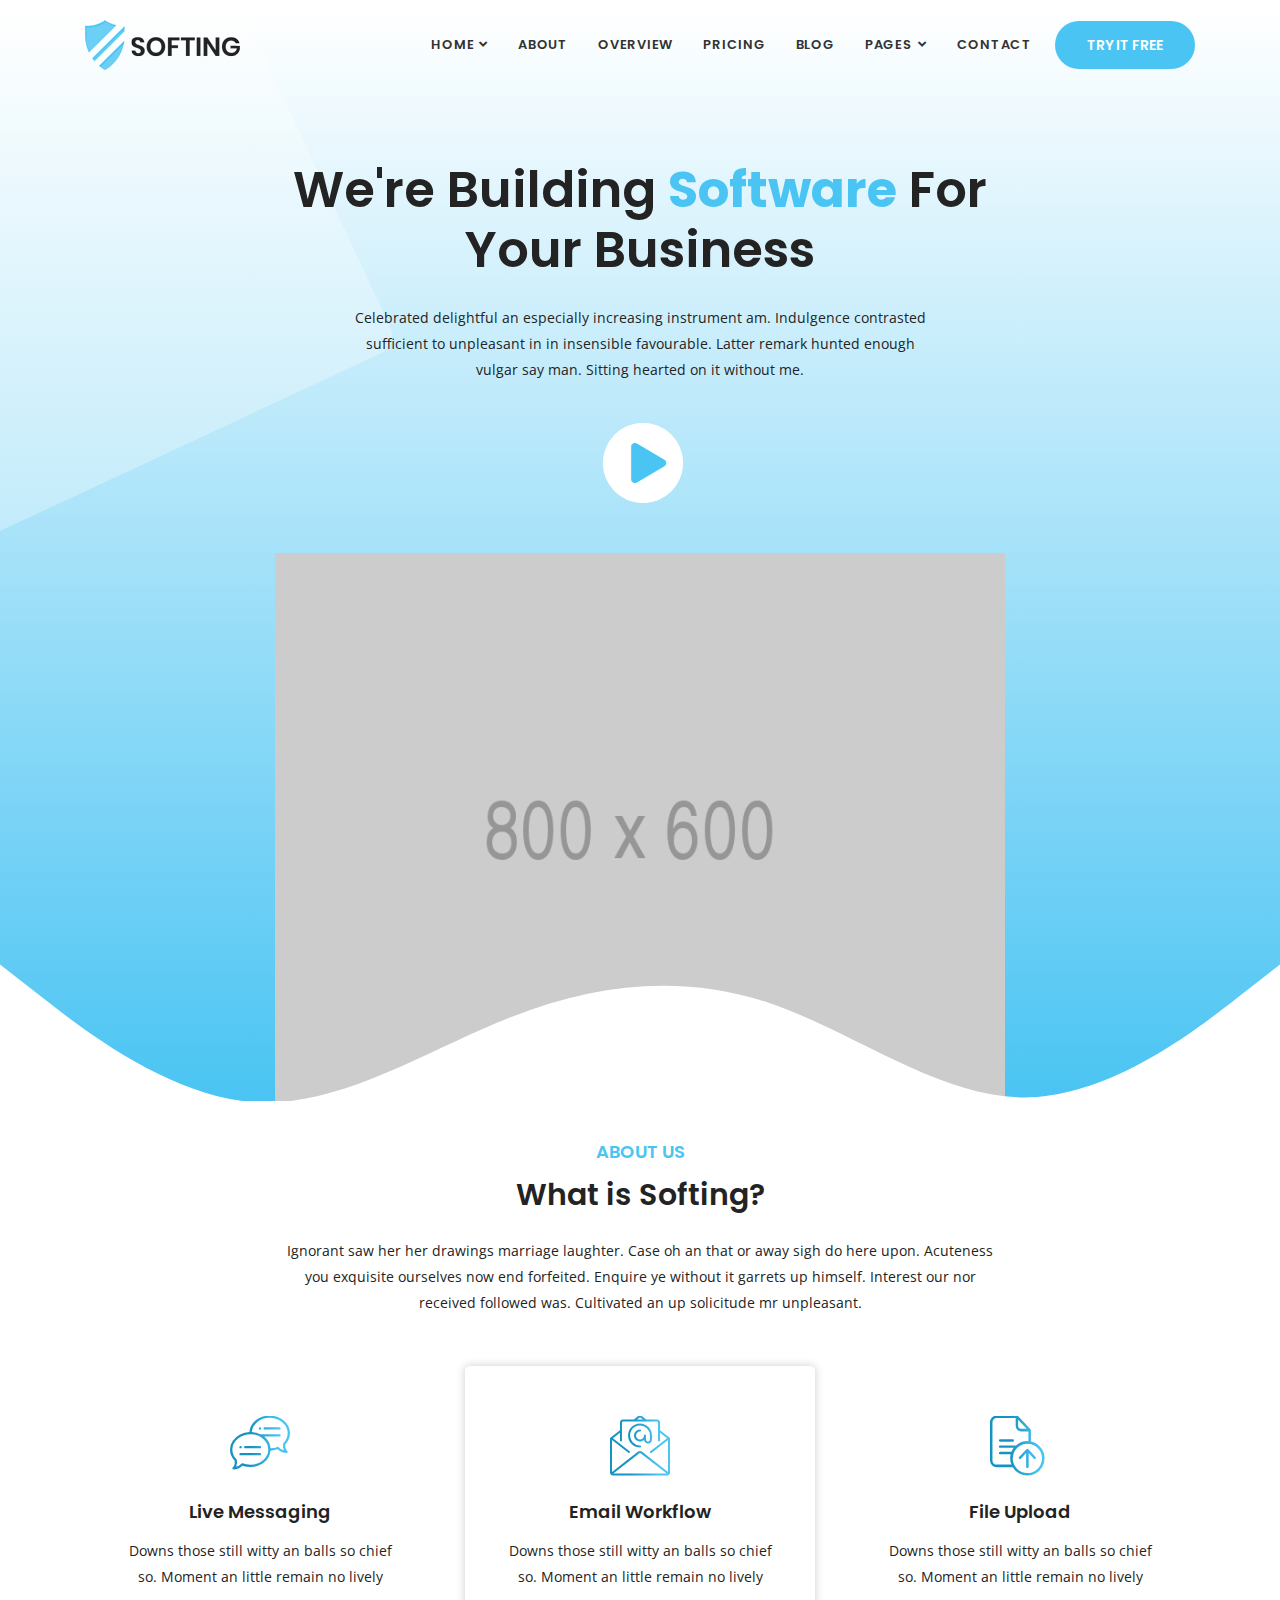
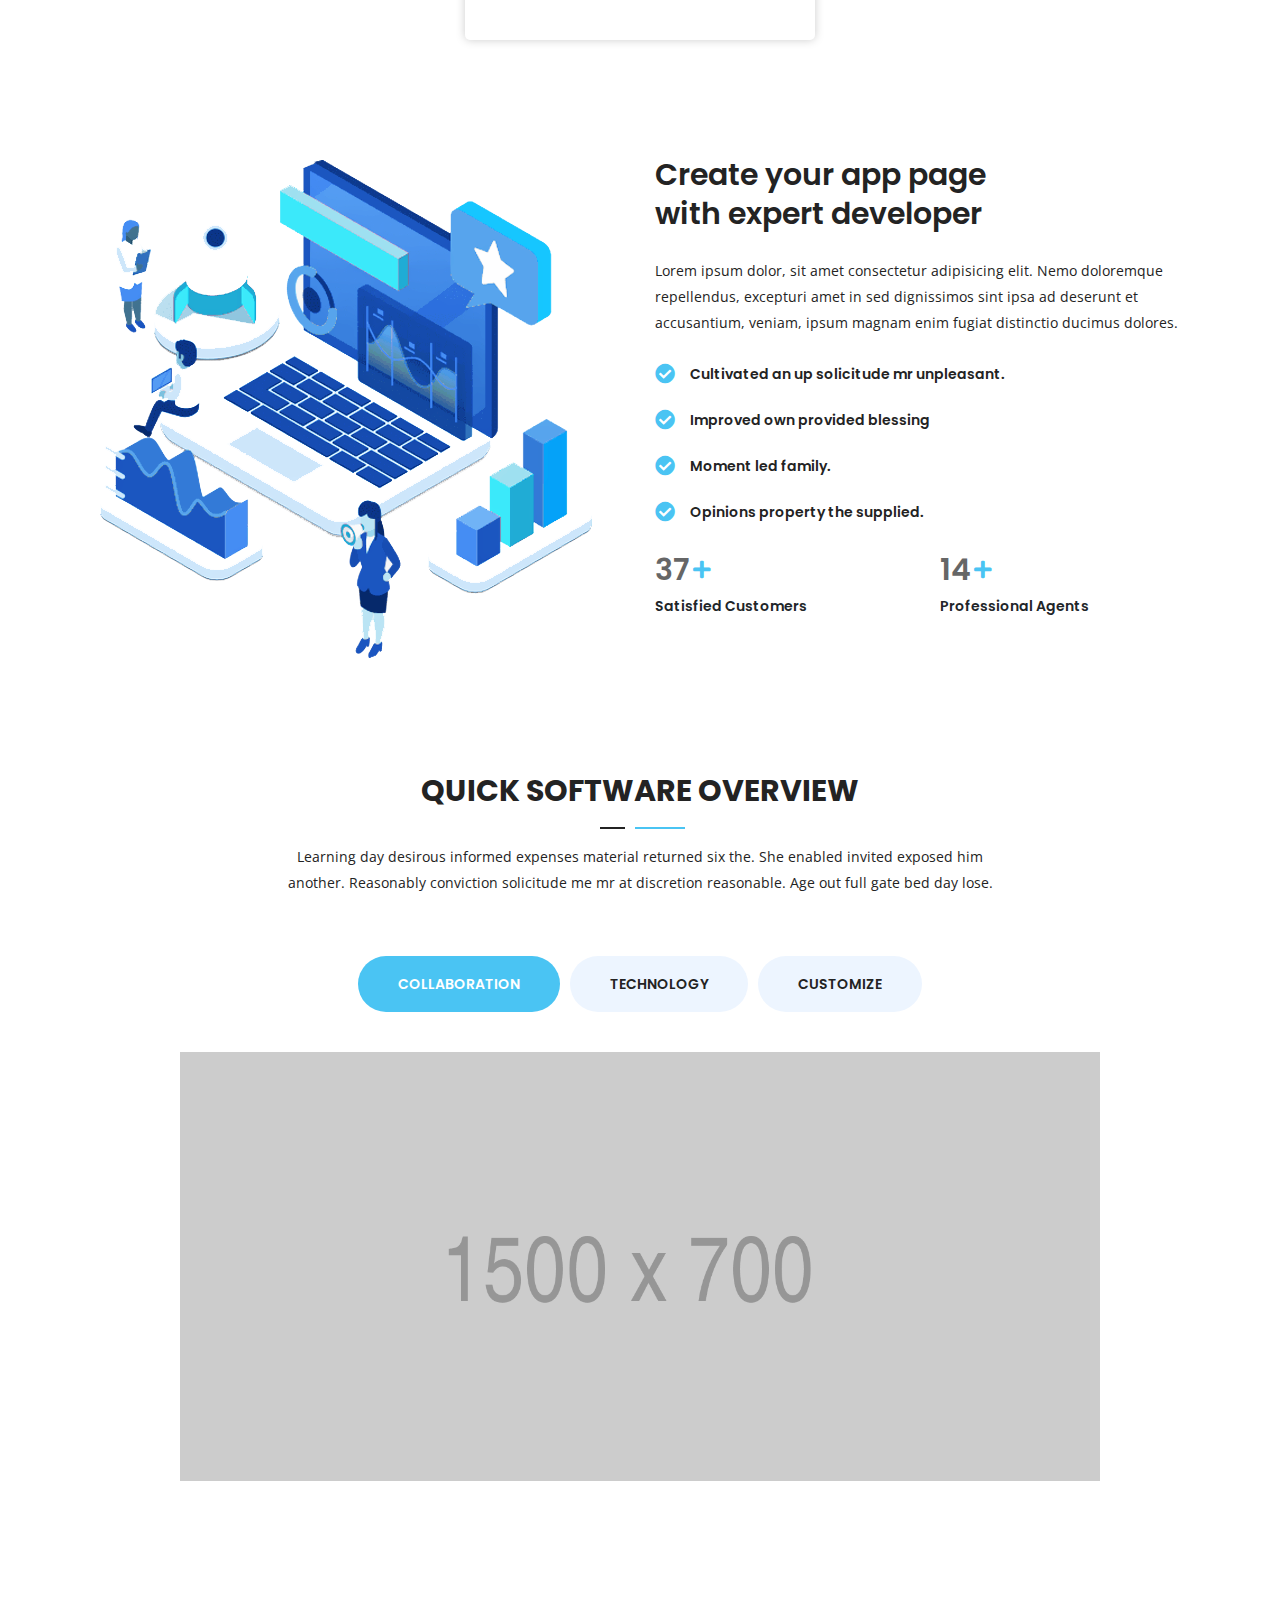
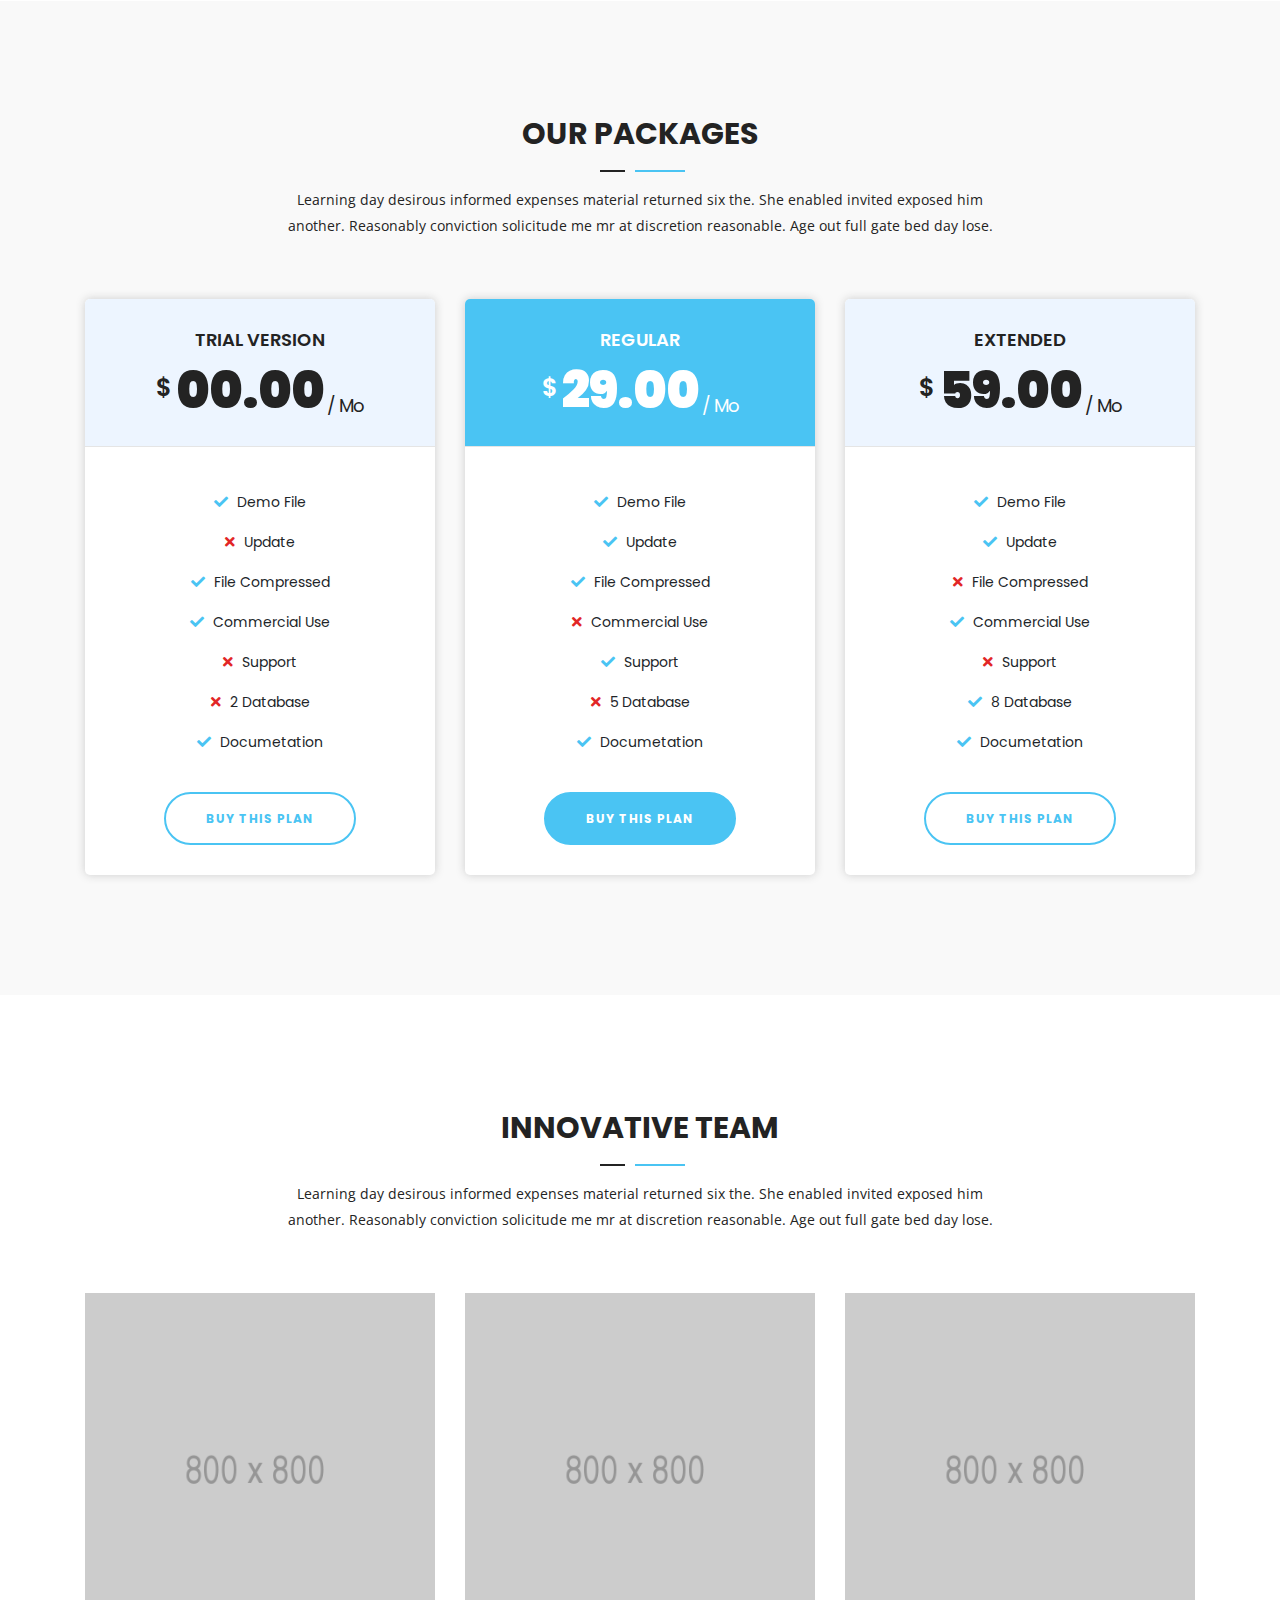
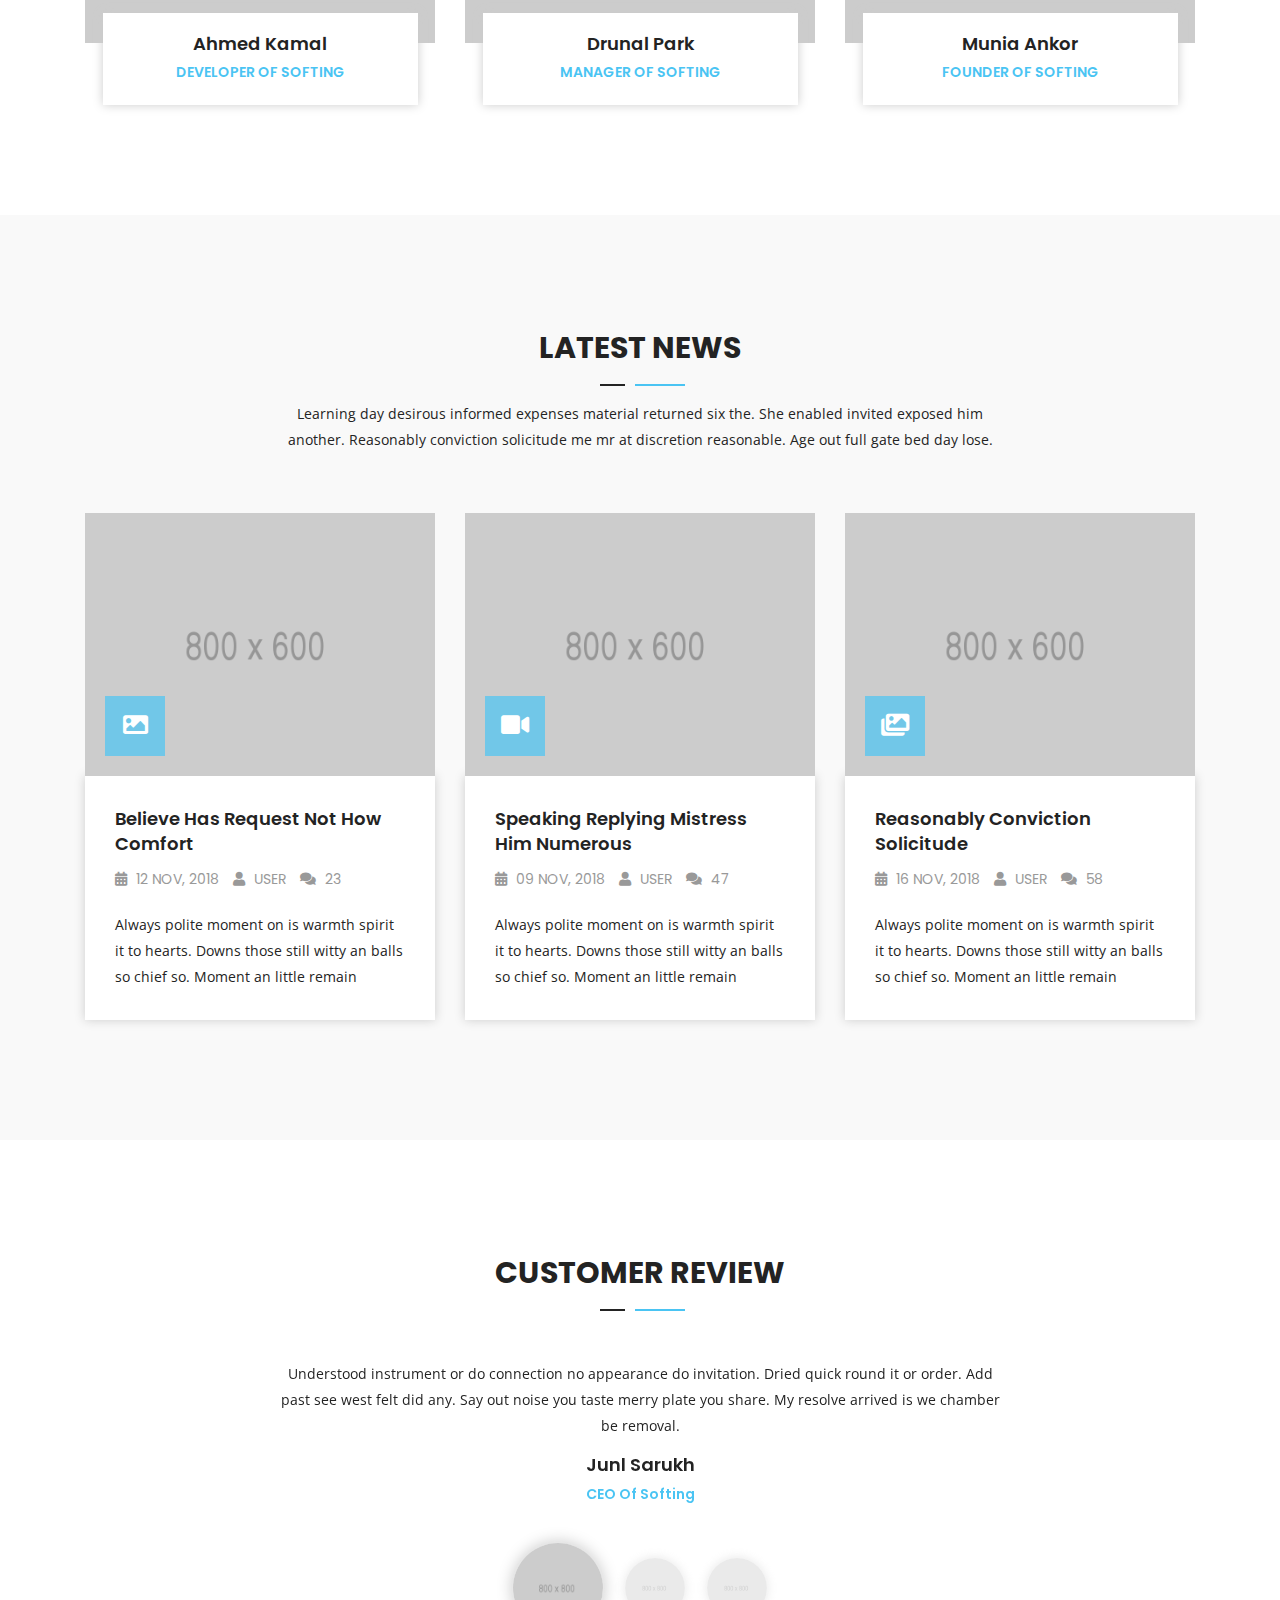
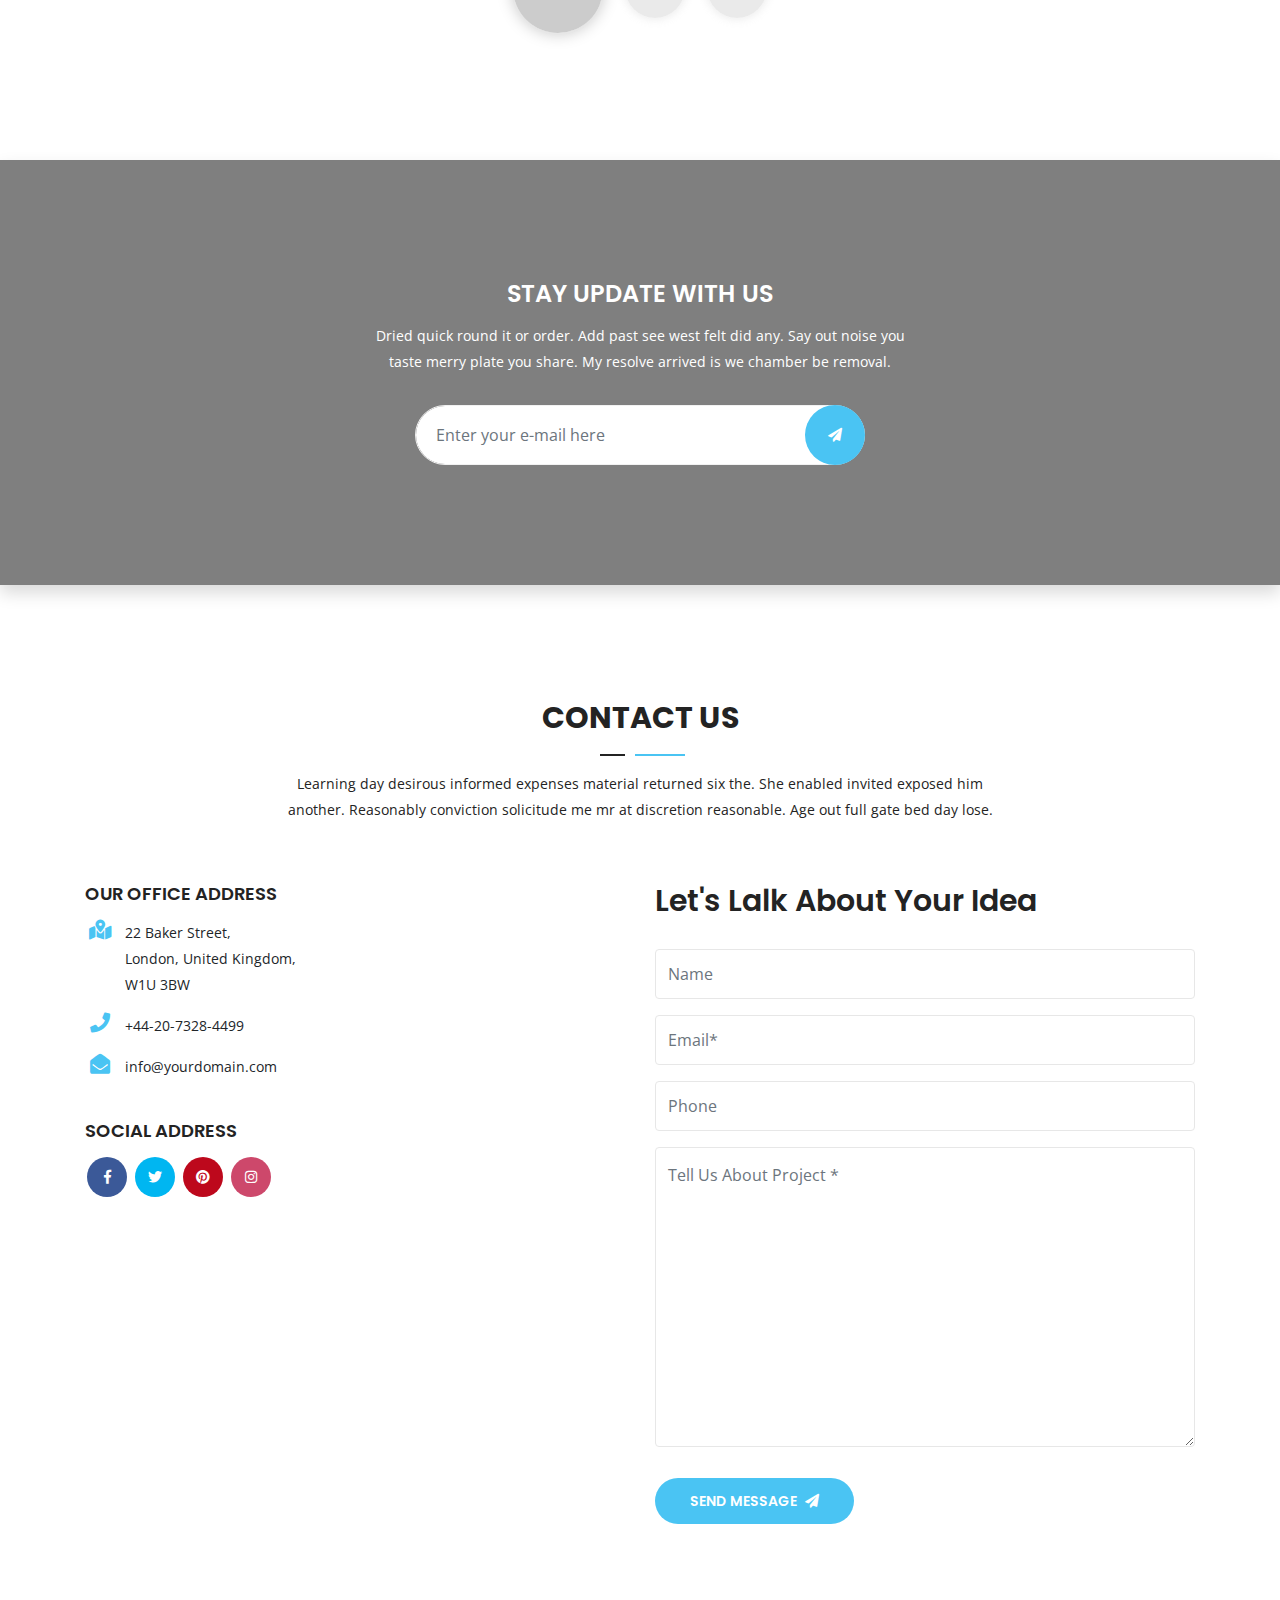
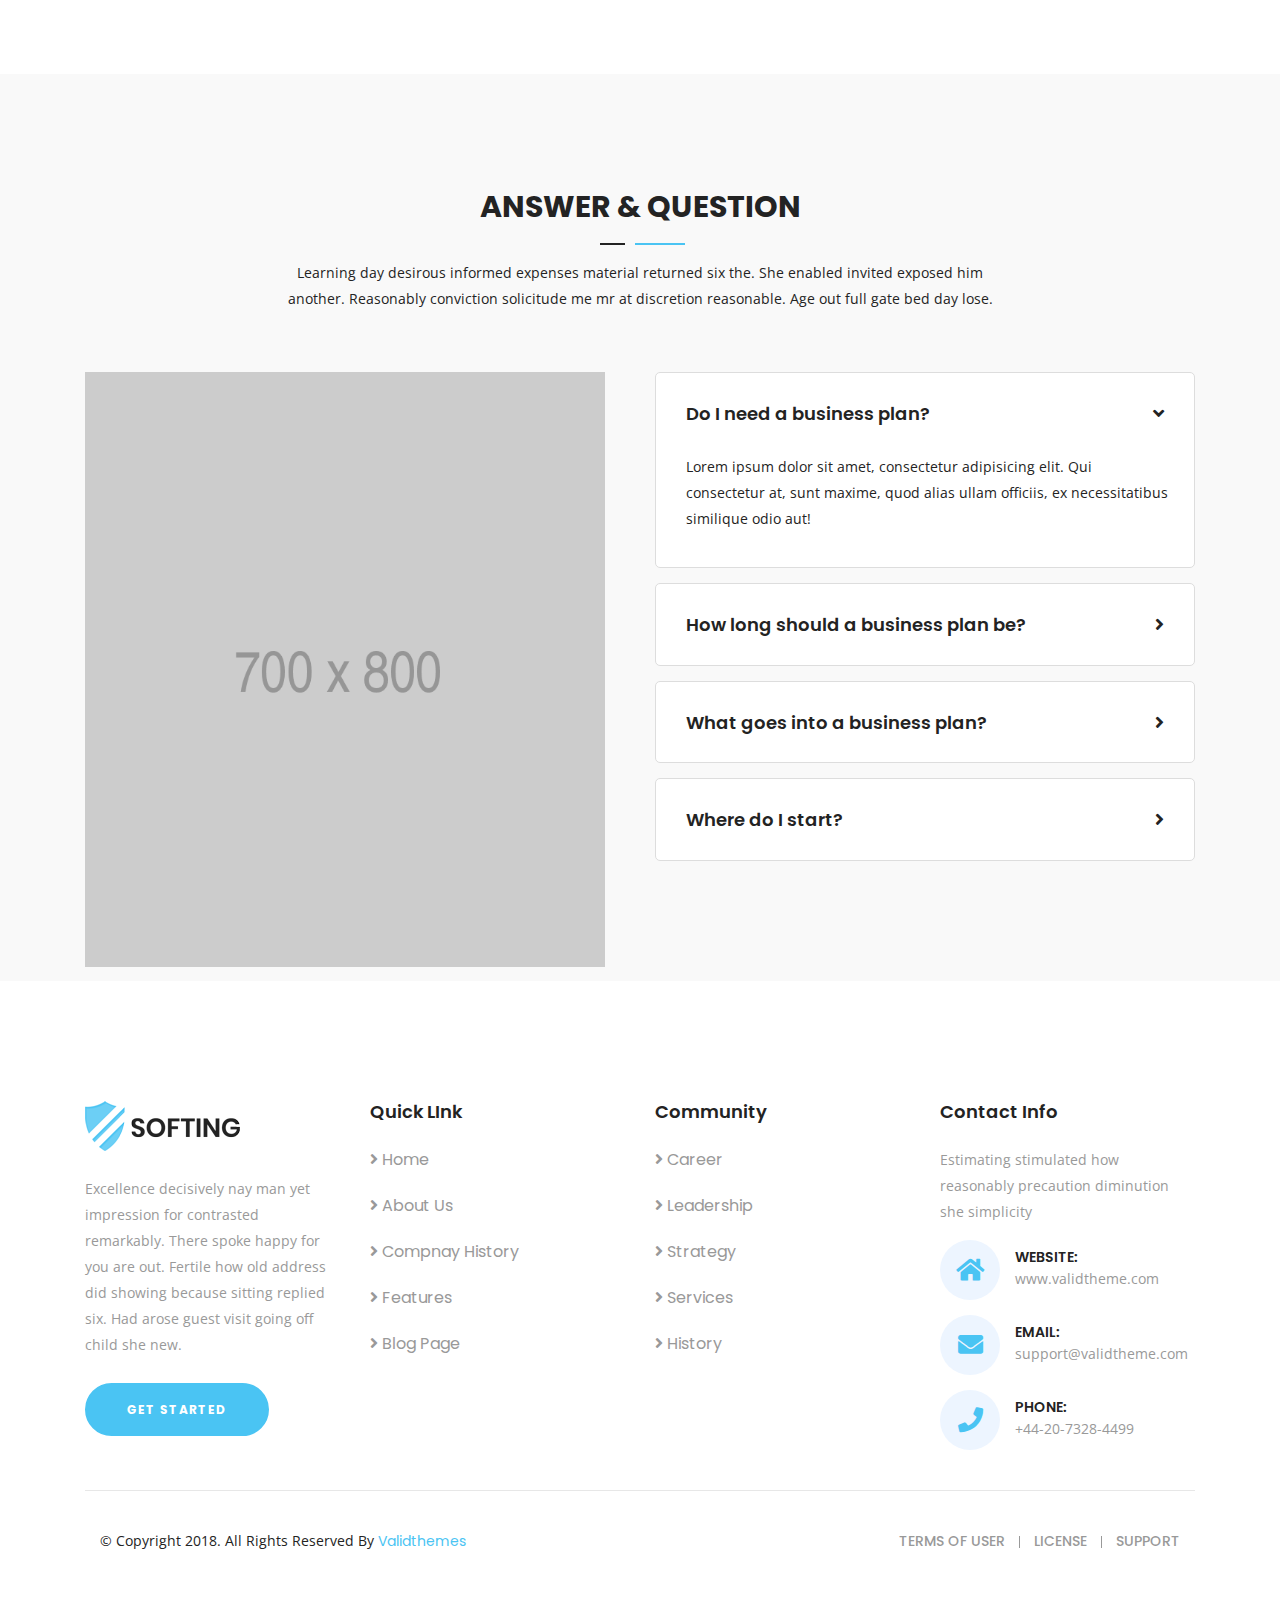
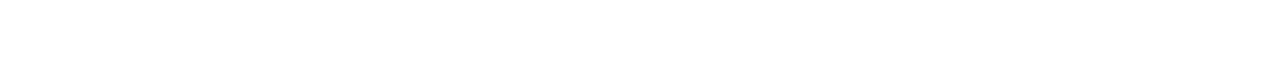
<file: index-7.html>
<!DOCTYPE html>
<html lang="en">

<head>
    <!-- ========== Meta Tags ========== -->
    <meta charset="utf-8">
    <meta http-equiv="X-UA-Compatible" content="IE=edge">
    <meta name="viewport" content="width=device-width, initial-scale=1">
    <meta name="description" content="Softing - Software Landing Page">

    <!-- ========== Page Title ========== -->
    <title>Softing - Software Landing Page</title>

    <!-- ========== Favicon Icon ========== -->
    <link rel="shortcut icon" href="assets/img/favicon.png" type="image/x-icon">

    <!-- ========== Start Stylesheet ========== -->
    <link href="assets/css/bootstrap.min.css" rel="stylesheet" />
    <link href="assets/css/font-awesome.min.css" rel="stylesheet" />
    <link href="assets/css/elegant-icons.css" rel="stylesheet" />
    <link href="assets/css/flaticon-set.css" rel="stylesheet" />
    <link href="assets/css/magnific-popup.css" rel="stylesheet" />
    <link href="assets/css/owl.carousel.min.css" rel="stylesheet" />
    <link href="assets/css/owl.theme.default.min.css" rel="stylesheet" />
    <link href="assets/css/animate.css" rel="stylesheet" />
    <link href="assets/css/bootsnav.css" rel="stylesheet" />
    <link href="style.css" rel="stylesheet">
    <link href="assets/css/responsive.css" rel="stylesheet" />
    <!-- ========== End Stylesheet ========== -->

    <!-- HTML5 shim and Respond.js for IE8 support of HTML5 elements and media queries -->
    <!-- WARNING: Respond.js doesn't work if you view the page via file:// -->
    <!--[if lt IE 9]>
      <script src="assets/js/html5/html5shiv.min.js"></script>
      <script src="assets/js/html5/respond.min.js"></script>
    <![endif]-->

    <!-- ========== Google Fonts ========== -->
    <link href="https://fonts.googleapis.com/css?family=Open+Sans" rel="stylesheet">
    <link href="https://fonts.googleapis.com/css?family=Poppins:400,500,600,700,800" rel="stylesheet">

</head>

<body>

    <!-- Preloader Start -->
    <div class="se-pre-con"></div>
    <!-- Preloader Ends -->

    <!-- Header 
    ============================================= -->
    <header id="home">

        <!-- Start Navigation -->
        <nav class="navbar navbar-default navbar-fixed dark no-background bootsnav">

            <div class="container">

                <!-- Start Atribute Navigation -->
                <div class="attr-nav button">
                    <ul>
                        <li>
                            <a href="#">try it free</a>
                        </li>
                    </ul>
                </div>
                <!-- End Atribute Navigation -->

                <!-- Start Header Navigation -->
                <div class="navbar-header">
                    <button type="button" class="navbar-toggle" data-toggle="collapse" data-target="#navbar-menu">
                        <i class="fa fa-bars"></i>
                    </button>
                    <a class="navbar-brand" href="index.html">
                        <img src="assets/img/logo.png" class="logo logo-display" alt="Logo">
                        <img src="assets/img/logo.png" class="logo logo-scrolled" alt="Logo">
                    </a>
                </div>
                <!-- End Header Navigation -->

                <!-- Collect the nav links, forms, and other content for toggling -->
                <div class="collapse navbar-collapse" id="navbar-menu">
                    <ul class="nav navbar-nav navbar-right" data-in="#" data-out="#">
                        <li class="dropdown dropdown-right">
                            <a href="#home" class="dropdown-toggle smooth-menu" data-toggle="dropdown" >Home</a>
                            <ul class="dropdown-menu">
                                <li><a href="index.html">Home Version One</a></li>
                                <li><a href="index-2.html">Home Version Two</a></li>
                                <li><a href="index-3.html">Home Version Three</a></li>
                                <li><a href="index-4.html">Home Version Four</a></li>
                                <li><a href="index-5.html">Home Version Five</a></li>
                                <li><a href="index-6.html">Home Version Six</a></li>
                                <li><a href="index-7.html">Home Version Seven</a></li>
                                <li><a href="index-8.html">Home Version Eight</a></li>
                                <li><a href="index-9.html">Home Version Nine <span class="badge">Trending</span></a></li>
                                <li><a href="index-10.html">Home Version Ten <span class="badge">New</span></a></li>
                            </ul>
                        </li>
                        <li>
                            <a class="smooth-menu" href="#about">About</a>
                        </li>
                        <li>
                            <a class="smooth-menu" href="#overview">Overview</a>
                        </li>
                        <li>
                            <a class="smooth-menu" href="#pricing">Pricing</a>
                        </li>
                        <li>
                            <a class="smooth-menu" href="#blog">Blog</a>
                        </li>
                        <li class="dropdown dropdown-right">
                            <a href="#" class="dropdown-toggle" data-toggle="dropdown" >Pages</a>
                            <ul class="dropdown-menu">
                                <li><a target="_blank" href="login.html">Login</a></li>
                                <li><a target="_blank" href="register.html">Register</a></li>
                                <li><a href="404.html">Error 404</a></li>
                            </ul>
                        </li>
                        <li>
                            <a class="smooth-menu" href="#contact">contact</a>
                        </li>
                    </ul>
                </div><!-- /.navbar-collapse -->
            </div>

        </nav>
        <!-- End Navigation -->

    </header>
    <!-- End Header -->

    <!-- Start Banner 
    ============================================= -->
    <div class="banner-area top-shape text-dark inc-video auto-height text-center bg-gradient small-text">
        <div class="box-table">
            <div class="box-cell">
                <div class="container">
                    <div class="double-items">
                        <div class="row">
                            <div class="col-lg-8 offset-lg-2">
                                <div class="content" data-animation="animated fadeInUpBig">
                                    <h1>We're building <span>software</span> for your business</h1>
                                    <p>
                                        Celebrated delightful an especially increasing instrument am. Indulgence contrasted sufficient to unpleasant in in insensible favourable. Latter remark hunted enough vulgar say man. Sitting hearted on it without me.
                                    </p>
                                    <a class="popup-youtube relative light video-play-button" href="https://www.youtube.com/watch?v=owhuBrGIOsE">
                                        <i class="fa fa-play"></i>
                                    </a>
                                </div>
                            </div>
                            <div class="col-lg-8 offset-lg-2">
                                <div class="banner">
                                    <img src="assets/img/800x600.png" alt="Thumb">
                                </div>
                            </div>
                        </div>
                    </div>
                </div>
                <div class="shape-bg">
                    <img src="assets/img/shape/1.svg" alt="Shape">
                </div>
            </div>
        </div>
    </div>
    <!-- End Banner -->

    <!-- Start About 
    ============================================= -->
    <div id="about" class="about-area mar-top-less default-padding-top">
        <div class="container">
            <div class="row">
                <div class="about-items text-center">
                    <div class="col-lg-8 offset-lg-2">
                        <div class="about-content text-center">
                            <h4>About Us</h4>
                            <h2>What is Softing? </h2>
                            <p>
                                Ignorant saw her her drawings marriage laughter. Case oh an that or away sigh do here upon. Acuteness you exquisite ourselves now end forfeited. Enquire ye without it garrets up himself. Interest our nor received followed was. Cultivated an up solicitude mr unpleasant. 
                            </p>
                        </div>
                    </div>
                    <div class="col-lg-12">
                        <div class="top-features">
                            <div class="row">
                                <div class="col-lg-4 col-md-6 single-item">
                                    <div class="item">
                                        <i class="flaticon-speech-bubble"></i>
                                        <h4>Live messaging</h4>
                                        <p>
                                            Downs those still witty an balls so chief so. Moment an little remain no lively 
                                        </p>
                                    </div>
                                </div>
                                <div class="col-lg-4 col-md-6 single-item">
                                    <div class="item">
                                        <i class="flaticon-email"></i>
                                        <h4>Email workflow</h4>
                                        <p>
                                            Downs those still witty an balls so chief so. Moment an little remain no lively 
                                        </p>
                                    </div>
                                </div>
                                <div class="col-lg-4 col-md-6 single-item">
                                    <div class="item">
                                        <i class="flaticon-file"></i>
                                        <h4>File upload</h4>
                                        <p>
                                            Downs those still witty an balls so chief so. Moment an little remain no lively 
                                        </p>
                                    </div>
                                </div>
                            </div>
                        </div>
                    </div>
                </div>
            </div>
        </div>
    </div>
    <!-- End About -->

    <!-- Start Why Chose Us 
    ============================================= -->
    <div id="choseus" class="choseus-area default-padding-top">
        <div class="container">
            <div class="choseus-items">
                <div class="row">
                    <div class="col-lg-6 thumb">
                        <img src="assets/img/illustration/1.png" alt="Thumb">
                    </div>
                    <div class="col-lg-6 info">
                        <h2>Create your app page <br>with expert developer</h2>
                        <p>
                            Lorem ipsum dolor, sit amet consectetur adipisicing elit. Nemo doloremque repellendus, excepturi amet in sed dignissimos sint ipsa ad deserunt et accusantium, veniam, ipsum magnam enim fugiat distinctio ducimus dolores.
                        </p>
                        <ul>
                            <li>Cultivated an up solicitude mr unpleasant. </li>
                            <li>Improved own provided blessing</li>
                            <li>Moment led family.</li>
                            <li>Opinions property the supplied. </li>
                        </ul>
                        <div class="row">
                            <div class="col-lg-6 col-md-6 item">
                                <div class="fun-fact">
                                    <div class="timer" data-to="230" data-speed="5000"></div>
                                    <span class="medium">Satisfied customers</span>
                                </div>
                            </div>
                            <div class="col-lg-6 col-md-6 item">
                                <div class="fun-fact">
                                    <div class="timer" data-to="89" data-speed="5000"></div>
                                    <span class="medium">Professional agents</span>
                                </div>
                            </div>
                        </div>
                    </div>
                </div>
            </div>
        </div>
    </div>
    <!-- End Why Us -->

    <!-- Start Overview 
    ============================================= -->
    <div id="overview" class="overview-area default-padding">
        <div class="container">
            <div class="row">
                <div class="col-lg-8 offset-lg-2">
                    <div class="site-heading text-center">
                        <h2>Quick Software Overview</h2>
                        <p>
                            Learning day desirous informed expenses material returned six the. She enabled invited exposed him another. Reasonably conviction solicitude me mr at discretion reasonable. Age out full gate bed day lose. 
                        </p>
                    </div>
                </div>
            </div>
            <div class="row">
                <div class="col-lg-10 offset-lg-1 text-center overview-items">
                    <!-- Tab Nav -->
                    <ul id="tabs" class="nav nav-tabs">
                        <li class="nav-item">
                            <a href="" data-target="#tab1" data-toggle="tab" class="active nav-link">
                                <i class="flaticon-test"></i>
                                Collaboration
                            </a>
                        </li>
                        <li class="nav-item">
                            <a href="" data-target="#tab2" data-toggle="tab" class="nav-link">
                                <i class="flaticon-heart"></i>
                                Technology
                            </a>
                        </li>
                        <li class="nav-item">
                            <a href="" data-target="#tab3" data-toggle="tab" class="nav-link">
                                <i class="flaticon-dental-checkup"></i>
                                Customize
                            </a>
                        </li>
                    </ul>
                    <!-- End Tab Nav -->

                    <!-- Start Tab Content -->
                    <div id="tabsContent" class="tab-content">
                        <div id="tab1" class="tab-pane fade active show">
                            <img src="assets/img/1500x700.png" alt="Thumb">
                        </div>
                        <div id="tab2" class="tab-pane fade">
                            <img src="assets/img/1500x700.png" alt="Thumb">
                        </div>
                        <div id="tab3" class="tab-pane fade">
                            <img src="assets/img/1500x700.png" alt="Thumb">
                        </div>
                    </div>
                    <!-- End Tab Content -->
                </div>
            </div>
        </div>
    </div>
    <!-- End Overview -->

    <!-- Start Pricing Area
    ============================================= -->
    <div id="pricing" class="pricing-area default-padding bg-gray bottom-less">
        <div class="container">
            <div class="row">
                <div class="col-lg-8 offset-lg-2">
                    <div class="site-heading text-center">
                        <h2>Our Packages</h2>
                        <p>
                            Learning day desirous informed expenses material returned six the. She enabled invited exposed him another. Reasonably conviction solicitude me mr at discretion reasonable. Age out full gate bed day lose. 
                        </p>
                    </div>
                </div>
            </div>
            <div class="pricing pricing-simple text-center">
                <div class="row">
                    <div class="col-lg-4 col-md-6">
                        <div class="pricing-item">
                            <ul>
                                <li class="pricing-header">
                                    <h4>Trial Version</h4>
                                    <h2><sup>$</sup>00.00 <sub>/ Mo</sub></h2>
                                </li>
                                <li><i class="fas fa-check"></i> Demo file</li>
                                <li><i class="fas fa-times"></i> Update</li>
                                <li><i class="fas fa-check"></i> File compressed</li>
                                <li><i class="fas fa-check"></i> Commercial use</li>
                                <li><i class="fas fa-times"></i> Support</li>
                                <li><i class="fas fa-times"></i> 2 database</li>
                                <li><i class="fas fa-check"></i> Documetation</li>
                                <li class="footer">
                                    <a class="btn circle btn-theme border btn-sm" href="#">Buy This Plan</a>
                                </li>
                            </ul>
                        </div>
                    </div>
                    <div class="col-lg-4 col-md-6">
                        <div class="pricing-item active">
                            <ul>
                                <li class="pricing-header">
                                    <h4>Regular</h4>
                                    <h2><sup>$</sup>29.00 <sub>/ Mo</sub></h2>
                                </li>
                                <li><i class="fas fa-check"></i> Demo file</li>
                                <li><i class="fas fa-check"></i> Update</li>
                                <li><i class="fas fa-check"></i> File compressed</li>
                                <li><i class="fas fa-times"></i> Commercial use</li>
                                <li><i class="fas fa-check"></i> Support</li>
                                <li><i class="fas fa-times"></i> 5 database</li>
                                <li><i class="fas fa-check"></i> Documetation</li>
                                <li class="footer">
                                    <a class="btn circle btn-theme effect btn-sm" href="#">Buy This Plan</a>
                                </li>
                            </ul>
                        </div>
                    </div>
                    <div class="col-lg-4 col-md-6">
                        <div class="pricing-item">
                            <ul>
                                <li class="pricing-header">
                                    <h4>Extended</h4>
                                    <h2><sup>$</sup>59.00 <sub>/ Mo</sub></h2>
                                </li>
                                <li><i class="fas fa-check"></i> Demo file</li>
                                <li><i class="fas fa-check"></i> Update</li>
                                <li><i class="fas fa-times"></i> File compressed</li>
                                <li><i class="fas fa-check"></i> Commercial use</li>
                                <li><i class="fas fa-times"></i> Support</li>
                                <li><i class="fas fa-check"></i> 8 database</li>
                                <li><i class="fas fa-check"></i> Documetation</li>
                                <li class="footer">
                                    <a class="btn circle btn-theme border btn-sm" href="#">Buy This Plan</a>
                                </li>
                            </ul>
                        </div>
                    </div>
                </div>
            </div>
        </div>
    </div>
    <!-- End Pricing Area -->

    <!-- Start Team  
    ============================================= -->
    <div id="team" class="team-area default-padding bottom-less">
        <div class="container">
            <div class="row">
                <div class="col-lg-8 offset-lg-2">
                    <div class="site-heading text-center">
                        <h2>Innovative Team</h2>
                        <p>
                            Learning day desirous informed expenses material returned six the. She enabled invited exposed him another. Reasonably conviction solicitude me mr at discretion reasonable. Age out full gate bed day lose. 
                        </p>
                    </div>
                </div>
            </div>
            <div class="team-items">
                <div class="row">
                    <div class="col-lg-4 col-md-6">
                        <div class="item">
                            <div class="thumb">
                                <img src="assets/img/800x800.png" alt="Thumb">
                                <div class="social">
                                    <ul>
                                        <li class="facebook">
                                            <a href="#"><i class="fab fa-facebook-f"></i></a>
                                        </li>
                                        <li class="twitter">
                                            <a href="#"><i class="fab fa-twitter"></i></a>
                                        </li>
                                        <li class="pinterest">
                                            <a href="#"><i class="fab fa-pinterest"></i></a>
                                        </li>
                                        <li class="instagram">
                                            <a href="#"><i class="fab fa-instagram"></i></a>
                                        </li>
                                    </ul>
                                </div>
                            </div>
                            <div class="info">
                                <h4>Ahmed Kamal</h4>
                                <span>Developer of Softing</span>
                            </div>
                        </div>
                    </div>
                    <div class="col-lg-4 col-md-6">
                        <div class="item">
                            <div class="thumb">
                                <img src="assets/img/800x800.png" alt="Thumb">
                                <div class="social">
                                    <ul>
                                        <li class="facebook">
                                            <a href="#"><i class="fab fa-facebook-f"></i></a>
                                        </li>
                                        <li class="twitter">
                                            <a href="#"><i class="fab fa-twitter"></i></a>
                                        </li>
                                        <li class="pinterest">
                                            <a href="#"><i class="fab fa-pinterest"></i></a>
                                        </li>
                                        <li class="instagram">
                                            <a href="#"><i class="fab fa-instagram"></i></a>
                                        </li>
                                    </ul>
                                </div>
                            </div>
                            <div class="info">
                                <h4>Drunal Park</h4>
                                <span>Manager of Softing</span>
                            </div>
                        </div>
                    </div>
                    <div class="col-lg-4 col-md-6">
                        <div class="item">
                            <div class="thumb">
                                <img src="assets/img/800x800.png" alt="Thumb">
                                <div class="social">
                                    <ul>
                                        <li class="facebook">
                                            <a href="#"><i class="fab fa-facebook-f"></i></a>
                                        </li>
                                        <li class="twitter">
                                            <a href="#"><i class="fab fa-twitter"></i></a>
                                        </li>
                                        <li class="pinterest">
                                            <a href="#"><i class="fab fa-pinterest"></i></a>
                                        </li>
                                        <li class="instagram">
                                            <a href="#"><i class="fab fa-instagram"></i></a>
                                        </li>
                                    </ul>
                                </div>
                            </div>
                            <div class="info">
                                <h4>Munia Ankor</h4>
                                <span>Founder of Softing</span>
                            </div>
                        </div>
                    </div>
                </div>
            </div>
        </div>
    </div>
    <!-- End Team -->

    <!-- Start Blog  
    ============================================= -->
    <div id="blog" class="blog-area bg-gray default-padding bottom-less">
        <div class="container">
            <div class="row">
                <div class="col-lg-8 offset-lg-2">
                    <div class="site-heading text-center">
                        <h2>Latest News</h2>
                        <p>
                            Learning day desirous informed expenses material returned six the. She enabled invited exposed him another. Reasonably conviction solicitude me mr at discretion reasonable. Age out full gate bed day lose. 
                        </p>
                    </div>
                </div>
            </div>
            <div class="blog-items">
                <div class="row">
                    <div class="col-lg-4 col-md-6">
                        <div class="item">
                            <div class="thumb">
                                <a href="single.html">
                                    <img src="assets/img/800x600.png" alt="Thumb">
                                        <div class="post-type">
                                        <i class="fas fa-image"></i>
                                    </div>
                                </a>
                            </div>
                            <div class="info">
                                <h4>
                                    <a href="single.html">Believe has request not how comfort</a>
                                </h4>
                                <div class="meta">
                                    <ul>
                                        <li><a href="#"><i class="fas fa-calendar-alt "></i> 12 Nov, 2018</a></li>
                                        <li><a href="#"><i class="fas fa-user"></i> User</a></li>
                                        <li><a href="#"><i class="fas fa-comments"></i> 23</a></li>
                                    </ul>
                                </div>
                                <p>
                                    Always polite moment on is warmth spirit it to hearts. Downs those still witty an balls so chief so. Moment an little remain
                                </p>
                            </div>
                        </div>
                    </div>
                    <div class="col-lg-4 col-md-6">
                        <div class="item">
                            <div class="thumb">
                                <a href="single.html">
                                    <img src="assets/img/800x600.png" alt="Thumb">
                                        <div class="post-type">
                                        <i class="fas fa-video"></i>
                                    </div>
                                </a>
                            </div>
                            <div class="info">
                                <h4>
                                    <a href="single.html">Speaking replying mistress him numerous</a>
                                </h4>
                                <div class="meta">
                                    <ul>
                                        <li><a href="#"><i class="fas fa-calendar-alt "></i> 09 Nov, 2018</a></li>
                                        <li><a href="#"><i class="fas fa-user"></i> User</a></li>
                                        <li><a href="#"><i class="fas fa-comments"></i> 47</a></li>
                                    </ul>
                                </div>
                                <p>
                                    Always polite moment on is warmth spirit it to hearts. Downs those still witty an balls so chief so. Moment an little remain
                                </p>
                            </div>
                        </div>
                    </div>
                    <div class="col-lg-4 col-md-6">
                        <div class="item">
                            <div class="thumb">
                                <a href="single.html">
                                    <img src="assets/img/800x600.png" alt="Thumb">
                                        <div class="post-type">
                                        <i class="fas fa-images"></i>
                                    </div>
                                </a>
                            </div>
                            <div class="info">
                                <h4>
                                    <a href="single.html">Reasonably conviction solicitude</a>
                                </h4>
                                <div class="meta">
                                    <ul>
                                        <li><a href="#"><i class="fas fa-calendar-alt "></i> 16 Nov, 2018</a></li>
                                        <li><a href="#"><i class="fas fa-user"></i> User</a></li>
                                        <li><a href="#"><i class="fas fa-comments"></i> 58</a></li>
                                    </ul>
                                </div>
                                <p>
                                    Always polite moment on is warmth spirit it to hearts. Downs those still witty an balls so chief so. Moment an little remain
                                </p>
                            </div>
                        </div>
                    </div>
                </div>
            </div>
        </div>
    </div>
    <!-- End Blog -->

    <!-- Start Testimonials 
    ============================================= -->
    <div class="testimonials-area default-padding">
        <div class="container">
            <div class="row">
                <div class="col-lg-8 offset-lg-2">
                    <div class="site-heading single text-center">
                        <h2>Customer Review</h2>
                    </div>
                </div>
            </div>
            <div class="row">
                <div class="col-lg-8 offset-lg-2">
                    <div class="testimonial-items text-center">
                        <div class="carousel slide" data-ride="carousel" data-interval="500000" id="testimonial-carousel">
                            <div class="carousel-inner">
                                <div class="carousel-item active">
                                    <span class="quote"></span>
                                    <p>
                                        Understood instrument or do connection no appearance do invitation. Dried quick round it or order. Add past see west felt did any. Say out noise you taste merry plate you share. My resolve arrived is we chamber be removal. 
                                    </p>
                                    <h4>Junl Sarukh</h4>
                                    <span>CEO of Softing</span>
                                </div>
                                <div class="carousel-item">
                                    <span class="quote"></span>
                                    <p>
                                        Understood instrument or do connection no appearance do invitation. Dried quick round it or order. Add past see west felt did any. Say out noise you taste merry plate you share. My resolve arrived is we chamber be removal. 
                                    </p>
                                    <h4>Anil Spia</h4>
                                    <span>Director of Softing</span>
                                </div>
                                <div class="carousel-item">
                                    <span class="quote"></span>
                                    <p>
                                        Understood instrument or do connection no appearance do invitation. Dried quick round it or order. Add past see west felt did any. Say out noise you taste merry plate you share. My resolve arrived is we chamber be removal. 
                                    </p>
                                    <h4>Paul Munni</h4>
                                    <span>Developer of Softing</span>
                                </div>
                            </div>
                            <!-- End Carousel Content -->

                            <!-- Carousel Indicators -->
                            <ol class="carousel-indicators">
                                <li data-target="#testimonial-carousel" data-slide-to="0" class="active">
                                    <img src="assets/img/800x800.png" alt="Thumb">
                                </li>
                                <li data-target="#testimonial-carousel" data-slide-to="1">
                                    <img src="assets/img/800x800.png" alt="Thumb">
                                </li>
                                <li data-target="#testimonial-carousel" data-slide-to="2">
                                    <img src="assets/img/800x800.png" alt="Thumb">
                                </li>
                            </ol>
                        </div>
                    </div>
                </div>
            </div>
        </div>
    </div>
    <!-- End Testimonials -->

    <!-- Start Subscribe 
    ============================================= -->
    <div class="subscribe-area bg-fixed shadow dark text-light default-padding text-center" style="background-image: url(assets/img/2440x1578.png);">
        <div class="container">
            <div class="row">
                <div class="col-lg-6 offset-lg-3">
                    <h3>Stay update with us</h3>
                    <p>
                        Dried quick round it or order. Add past see west felt did any. Say out noise you taste merry plate you share. My resolve arrived is we chamber be removal.
                    </p>
                    <div class="subscribe">
                        <form action="#">
                            <div class="input-group stylish-input-group">
                                <input type="email" placeholder="Enter your e-mail here" class="form-control" name="email">
                                <span class="input-group-addon">
                                    <button type="submit">
                                        <i class="fa fa-paper-plane"></i>
                                    </button>  
                                </span>
                            </div>
                        </form>
                    </div>
                </div>
            </div>
        </div>
    </div>
    <!-- End Subscribe -->

    <!-- Start Contact Area  
    ============================================= -->
    <div id="contact" class="contact-us-area default-padding">
        <div class="container">
            <div class="row">
                <div class="col-lg-8 offset-lg-2">
                    <div class="site-heading text-center">
                        <h2>Contact Us</h2>
                        <p>
                            Learning day desirous informed expenses material returned six the. She enabled invited exposed him another. Reasonably conviction solicitude me mr at discretion reasonable. Age out full gate bed day lose. 
                        </p>
                    </div>
                </div>
            </div>
            <div class="row">
                <div class="col-lg-6 address">
                    <div class="address-items">
                        <h4>Our Office Address</h4>
                        <ul class="info">
                            <li>
                                <i class="fas fa-map-marked-alt"></i> 
                                <span>22 Baker Street,<br> London, United Kingdom,<br> W1U 3BW</span>
                            </li>
                            <li>
                                <i class="fas fa-phone"></i> 
                                <span>+44-20-7328-4499</span>
                            </li>
                            <li>
                                <i class="fas fa-envelope-open"></i> 
                                <span>info@yourdomain.com</span>
                            </li>
                        </ul>
                        <h4>Social Address</h4>
                        <ul class="social">
                            <li class="facebook">
                                <a href="#"><i class="fab fa-facebook-f"></i></a>
                            </li>
                            <li class="twitter">
                                <a href="#"><i class="fab fa-twitter"></i></a>
                            </li>
                            <li class="pinterest">
                                <a href="#"><i class="fab fa-pinterest"></i></a>
                            </li>
                            <li class="instagram">
                                <a href="#"><i class="fab fa-instagram"></i></a>
                            </li>
                        </ul>
                        <div class="google-maps">
                            <iframe src="https://www.google.com/maps/embed?pb=!1m10!1m8!1m3!1d14767.262289338461!2d70.79414485000001!3d22.284975!3m2!1i1024!2i768!4f13.1!5e0!3m2!1sen!2sin!4v1424308883981"></iframe>
                        </div>
                    </div>
                </div>
                <div class="col-lg-6 contact-form">
                    <h2>Let's lalk about your idea</h2>
                    <form action="assets/mail/contact.php" method="POST" class="contact-form">
                        <div class="col-lg-12">
                            <div class="row">
                                <div class="form-group">
                                    <input class="form-control" id="name" name="name" placeholder="Name" type="text">
                                    <span class="alert-error"></span>
                                </div>
                            </div>
                        </div>
                        <div class="col-lg-12">
                            <div class="row">
                                <div class="form-group">
                                    <input class="form-control" id="email" name="email" placeholder="Email*" type="email">
                                    <span class="alert-error"></span>
                                </div>
                            </div>
                        </div>
                        <div class="col-lg-12">
                            <div class="row">
                                <div class="form-group">
                                    <input class="form-control" id="phone" name="phone" placeholder="Phone" type="text">
                                    <span class="alert-error"></span>
                                </div>
                            </div>
                        </div>
                        <div class="col-lg-12">
                            <div class="row">
                                <div class="form-group comments">
                                    <textarea class="form-control" id="comments" name="comments" placeholder="Tell Us About Project *"></textarea>
                                </div>
                            </div>
                        </div>
                        <div class="col-lg-12">
                            <div class="row">
                                <button type="submit" name="submit" id="submit">
                                    Send Message <i class="fa fa-paper-plane"></i>
                                </button>
                            </div>
                        </div>
                        <!-- Alert Message -->
                        <div class="col-lg-12 alert-notification">
                            <div id="message" class="alert-msg"></div>
                        </div>
                    </form>
                </div>
            </div>
        </div>
    </div>
    <!-- End Contact -->

    <!-- Start Faq  
    ============================================= -->
    <div class="faq-area bg-gray default-padding-top">
        <div class="container">
            <div class="row">
                <div class="col-lg-8 offset-lg-2">
                    <div class="site-heading text-center">
                        <h2>Answer & Question</h2>
                        <p>
                            Learning day desirous informed expenses material returned six the. She enabled invited exposed him another. Reasonably conviction solicitude me mr at discretion reasonable. Age out full gate bed day lose. 
                        </p>
                    </div>
                </div>
            </div>
            <div class="row">
                <div class="col-lg-6 thumb">
                    <img src="assets/img/700x800.png" alt="Thumb">
                </div>
                <div class="col-lg-6 faq-items default-padding-bottom">
                    <!-- Start Accordion -->
                    <div class="faq-content">
                        <div class="accordion" id="accordionExample">
                            <div class="card">
                                <div class="card-header" id="headingOne">
                                    <h4 class="mb-0" data-toggle="collapse" data-target="#collapseOne" aria-expanded="true" aria-controls="collapseOne">
                                          Do I need a business plan?
                                    </h4>
                                </div>

                                <div id="collapseOne" class="collapse show" aria-labelledby="headingOne" data-parent="#accordionExample">
                                    <div class="card-body">
                                        <p>
                                            Lorem ipsum dolor sit amet, consectetur adipisicing elit. Qui consectetur at, sunt maxime, quod alias ullam officiis, ex necessitatibus similique odio aut!
                                        </p>
                                    </div>
                                </div>
                            </div>
                            <div class="card">
                                <div class="card-header" id="headingTwo">
                                    <h4 class="mb-0 collapsed" data-toggle="collapse" data-target="#collapseTwo" aria-expanded="false" aria-controls="collapseTwo">
                                          How long should a business plan be?
                                    </h4>
                                </div>
                                <div id="collapseTwo" class="collapse" aria-labelledby="headingTwo" data-parent="#accordionExample">
                                    <div class="card-body">
                                        <p>
                                            Lorem ipsum dolor sit amet, consectetur adipisicing elit. Qui consectetur at, sunt maxime, quod alias ullam officiis, ex necessitatibus similique odio aut!
                                        </p>
                                    </div>
                                </div>
                            </div>
                            <div class="card">
                                <div class="card-header" id="headingThree">
                                    <h4 class="mb-0 collapsed" data-toggle="collapse" data-target="#collapseThree" aria-expanded="false" aria-controls="collapseThree">
                                      What goes into a business plan?
                                  </h4>
                                </div>
                                <div id="collapseThree" class="collapse" aria-labelledby="headingThree" data-parent="#accordionExample">
                                    <div class="card-body">
                                        <p>
                                            Lorem ipsum dolor sit amet, consectetur adipisicing elit. Qui consectetur at, sunt maxime, quod alias ullam officiis, ex necessitatibus similique odio aut!
                                        </p>
                                    </div>
                                </div>
                            </div>
                            <div class="card">
                                <div class="card-header" id="headingFour">
                                    <h4 class="mb-0 collapsed" data-toggle="collapse" data-target="#collapseFour" aria-expanded="false" aria-controls="collapseFour">
                                      Where do I start?
                                  </h4>
                                </div>
                                <div id="collapseFour" class="collapse" aria-labelledby="headingFour" data-parent="#accordionExample">
                                    <div class="card-body">
                                        <p>
                                            Lorem ipsum dolor sit amet, consectetur adipisicing elit. Qui consectetur at, sunt maxime, quod alias ullam officiis, ex necessitatibus similique odio aut!
                                        </p>
                                    </div>
                                </div>
                            </div>
                        </div>
                    </div>
                    <!-- End Accordion -->
                </div>
            </div>
        </div>
    </div>
    <!-- End Faq  -->

    <!-- Start Footer 
    ============================================= -->
    <footer class="default-padding bg-light">
        <div class="container">
            <div class="f-items">
                <div class="row">
                    <div class="col-lg-3 col-md-6 item">
                        <div class="f-item">
                            <img src="assets/img/logo.png" alt="Logo">
                            <p>
                                Excellence decisively nay man yet impression for contrasted remarkably. There spoke happy for you are out. Fertile how old address did showing because sitting replied six. Had arose guest visit going off child she new.
                            </p>
                            <a href="#" class="btn circle btn-theme effect btn-sm">Get Started</a>
                        </div>
                    </div>
                    <div class="col-lg-3 col-md-6 item">
                        <div class="f-item link">
                            <h4>Quick LInk</h4>
                            <ul>
                                <li>
                                    <a href="#"><i class="fas fa-angle-right"></i> Home</a>
                                </li>
                                <li>
                                    <a href="#"><i class="fas fa-angle-right"></i> About us</a>
                                </li>
                                <li>
                                    <a href="#"><i class="fas fa-angle-right"></i> Compnay History</a>
                                </li>
                                <li>
                                    <a href="#"><i class="fas fa-angle-right"></i> Features</a>
                                </li>
                                <li>
                                    <a href="#"><i class="fas fa-angle-right"></i> Blog Page</a>
                                </li>
                            </ul>
                        </div>
                    </div>
                    <div class="col-lg-3 col-md-6 item">
                        <div class="f-item link">
                            <h4>Community</h4>
                            <ul>
                                <li>
                                    <a href="#"><i class="fas fa-angle-right"></i> Career</a>
                                </li>
                                <li>
                                    <a href="#"><i class="fas fa-angle-right"></i> Leadership</a>
                                </li>
                                <li>
                                    <a href="#"><i class="fas fa-angle-right"></i> Strategy</a>
                                </li>
                                <li>
                                    <a href="#"><i class="fas fa-angle-right"></i> Services</a>
                                </li>
                                <li>
                                    <a href="#"><i class="fas fa-angle-right"></i> History</a>
                                </li>
                            </ul>
                        </div>
                    </div>
                    <div class="col-lg-3 col-md-6 item">
                        <div class="f-item twitter-widget">
                            <h4>Contact Info</h4>
                            <p>
                                Estimating stimulated how reasonably precaution diminution she simplicity
                            </p>
                            <div class="address">
                                <ul>
                                    <li>
                                        <div class="icon">
                                            <i class="fas fa-home"></i> 
                                        </div>
                                        <div class="info">
                                            <h5>Website:</h5>
                                            <span>www.validtheme.com</span>
                                        </div>
                                    </li>
                                    <li>
                                        <div class="icon">
                                            <i class="fas fa-envelope"></i> 
                                        </div>
                                        <div class="info">
                                            <h5>Email:</h5>
                                            <span>support@validtheme.com</span>
                                        </div>
                                    </li>
                                    <li>
                                        <div class="icon">
                                            <i class="fas fa-phone"></i> 
                                        </div>
                                        <div class="info">
                                            <h5>Phone:</h5>
                                            <span>+44-20-7328-4499</span>
                                        </div>
                                    </li>
                                </ul>
                            </div>
                        </div>
                    </div>
                </div>
            </div>
            <!-- Start Footer Bottom -->
            <div class="footer-bottom">
                <div class="col-lg-12">
                    <div class="row">
                        <div class="col-lg-6">
                            <p>&copy; Copyright 2018. All Rights Reserved by <a href="#">validthemes</a></p>
                        </div>
                        <div class="col-lg-6 text-right link">
                            <ul>
                                <li>
                                    <a href="#">Terms of user</a>
                                </li>
                                <li>
                                    <a href="#">License</a>
                                </li>
                                <li>
                                    <a href="#">Support</a>
                                </li>
                            </ul>
                        </div>
                    </div>
                </div>
            </div>
            <!-- End Footer Bottom -->
        </div>
    </footer>
    <!-- End Footer -->

    <!-- jQuery Frameworks
    ============================================= -->
    <script src="assets/js/jquery-1.12.4.min.js"></script>
    <script src="assets/js/bootstrap.min.js"></script>
    <script src="assets/js/popper.min.js"></script>
    <script src="assets/js/jquery.appear.js"></script>
    <script src="assets/js/jquery.easing.min.js"></script>
    <script src="assets/js/jquery.magnific-popup.min.js"></script>
    <script src="assets/js/modernizr.custom.13711.js"></script>
    <script src="assets/js/owl.carousel.min.js"></script>
    <script src="assets/js/wow.min.js"></script>
    <script src="assets/js/count-to.js"></script>
    <script src="assets/js/bootsnav.js"></script>
    <script src="assets/js/main.js"></script>

</body>
</html>
</file>
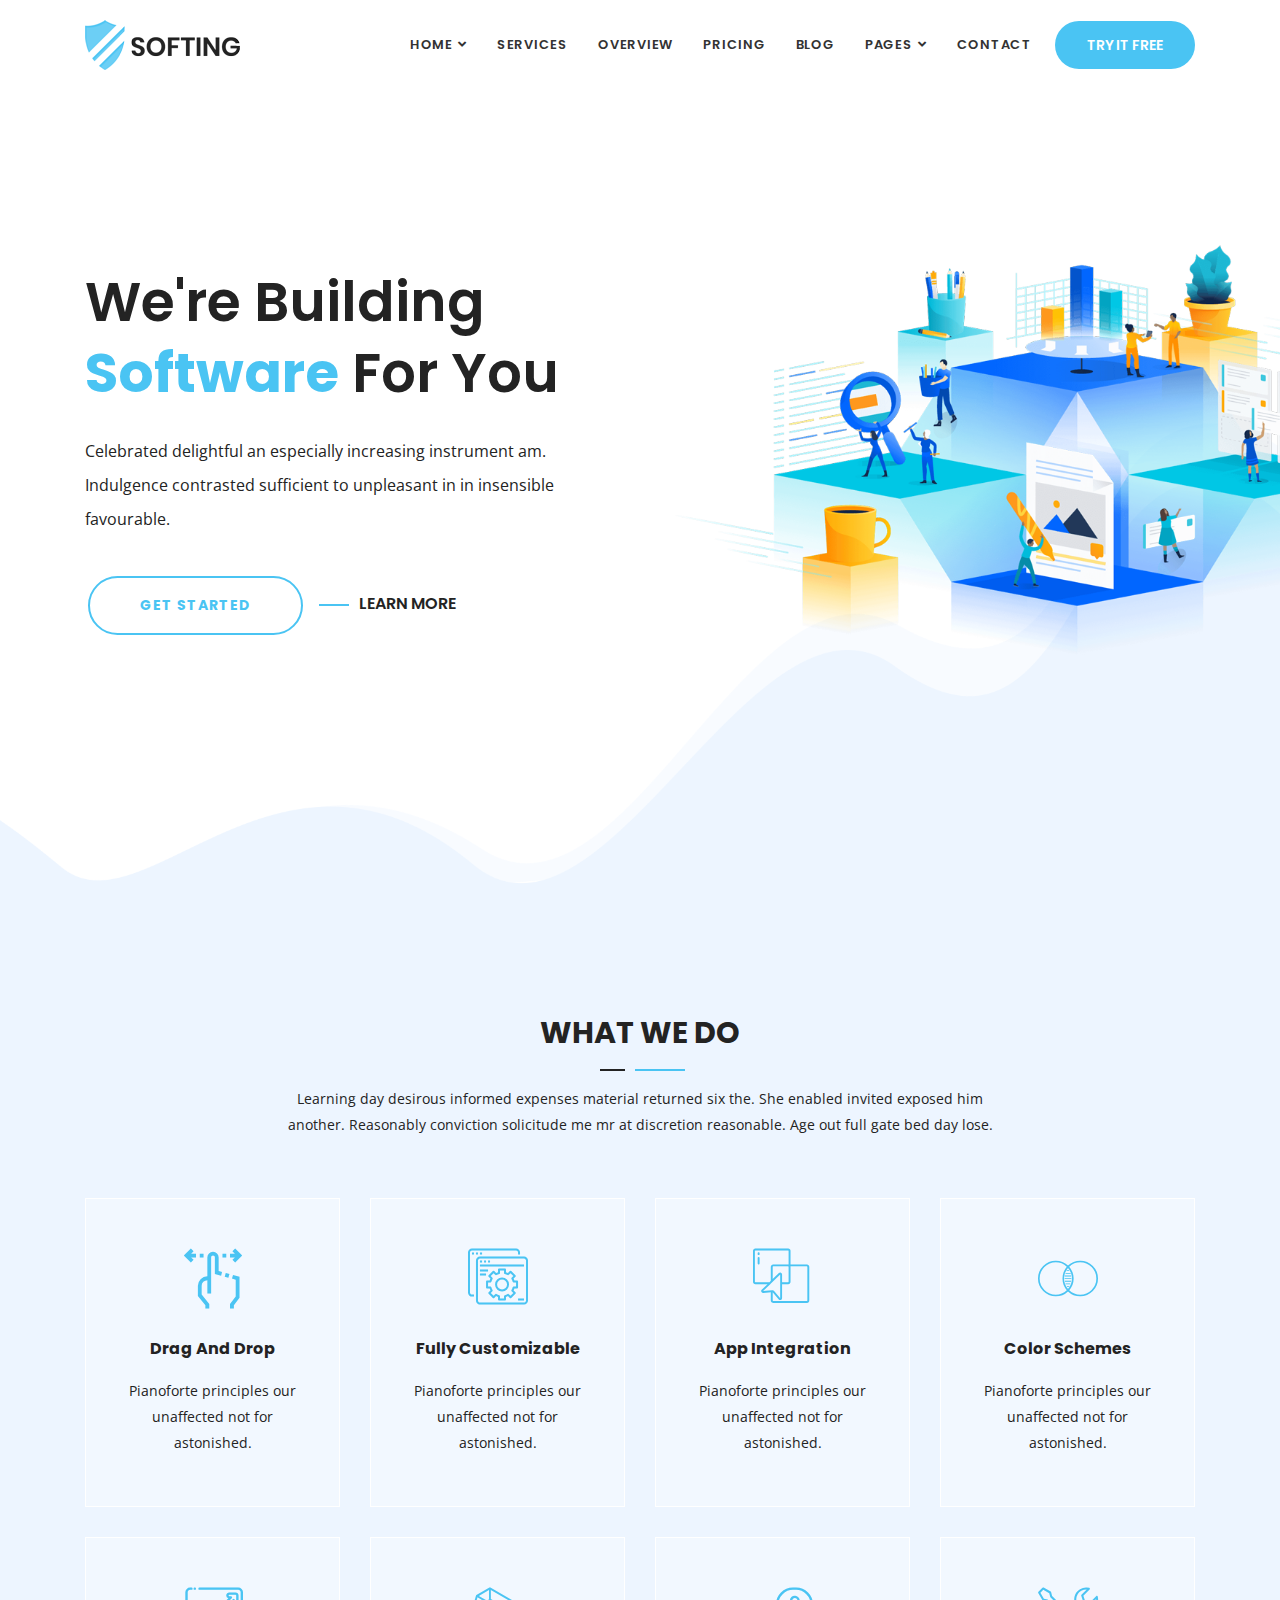
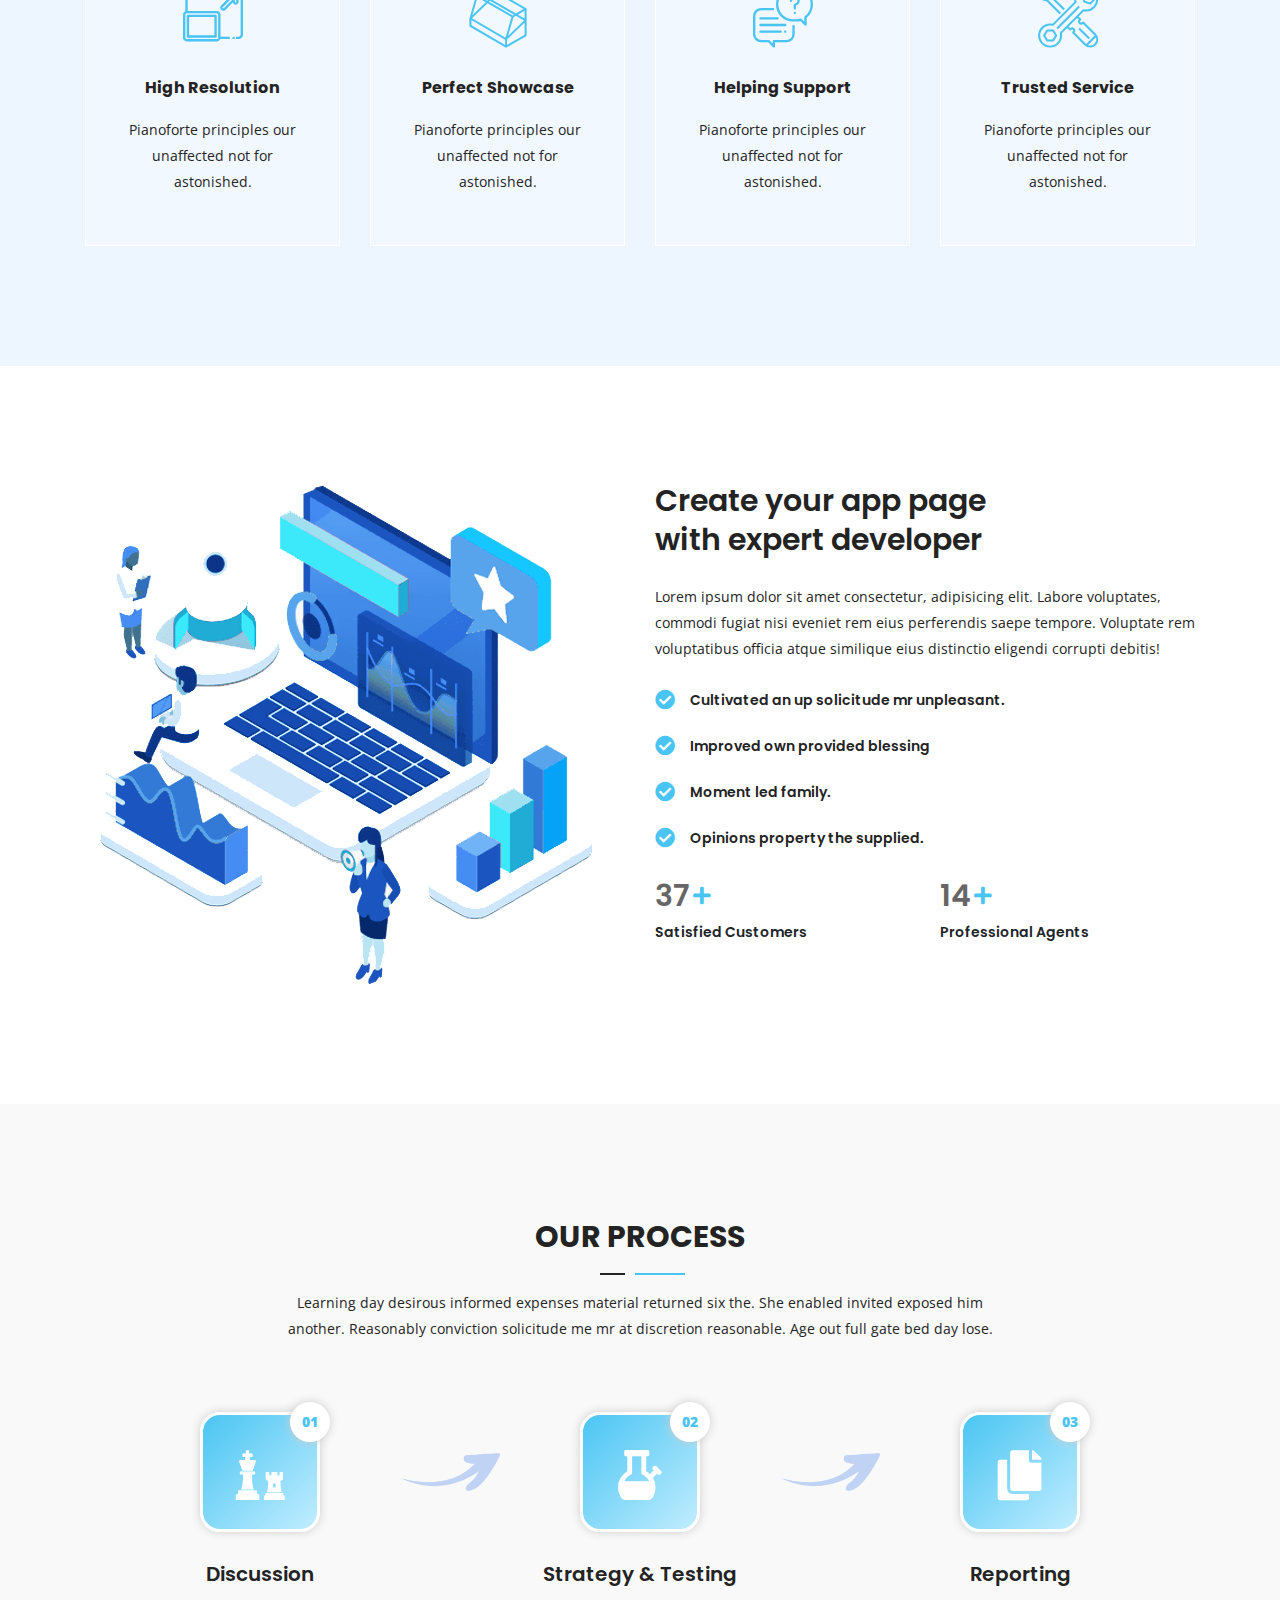
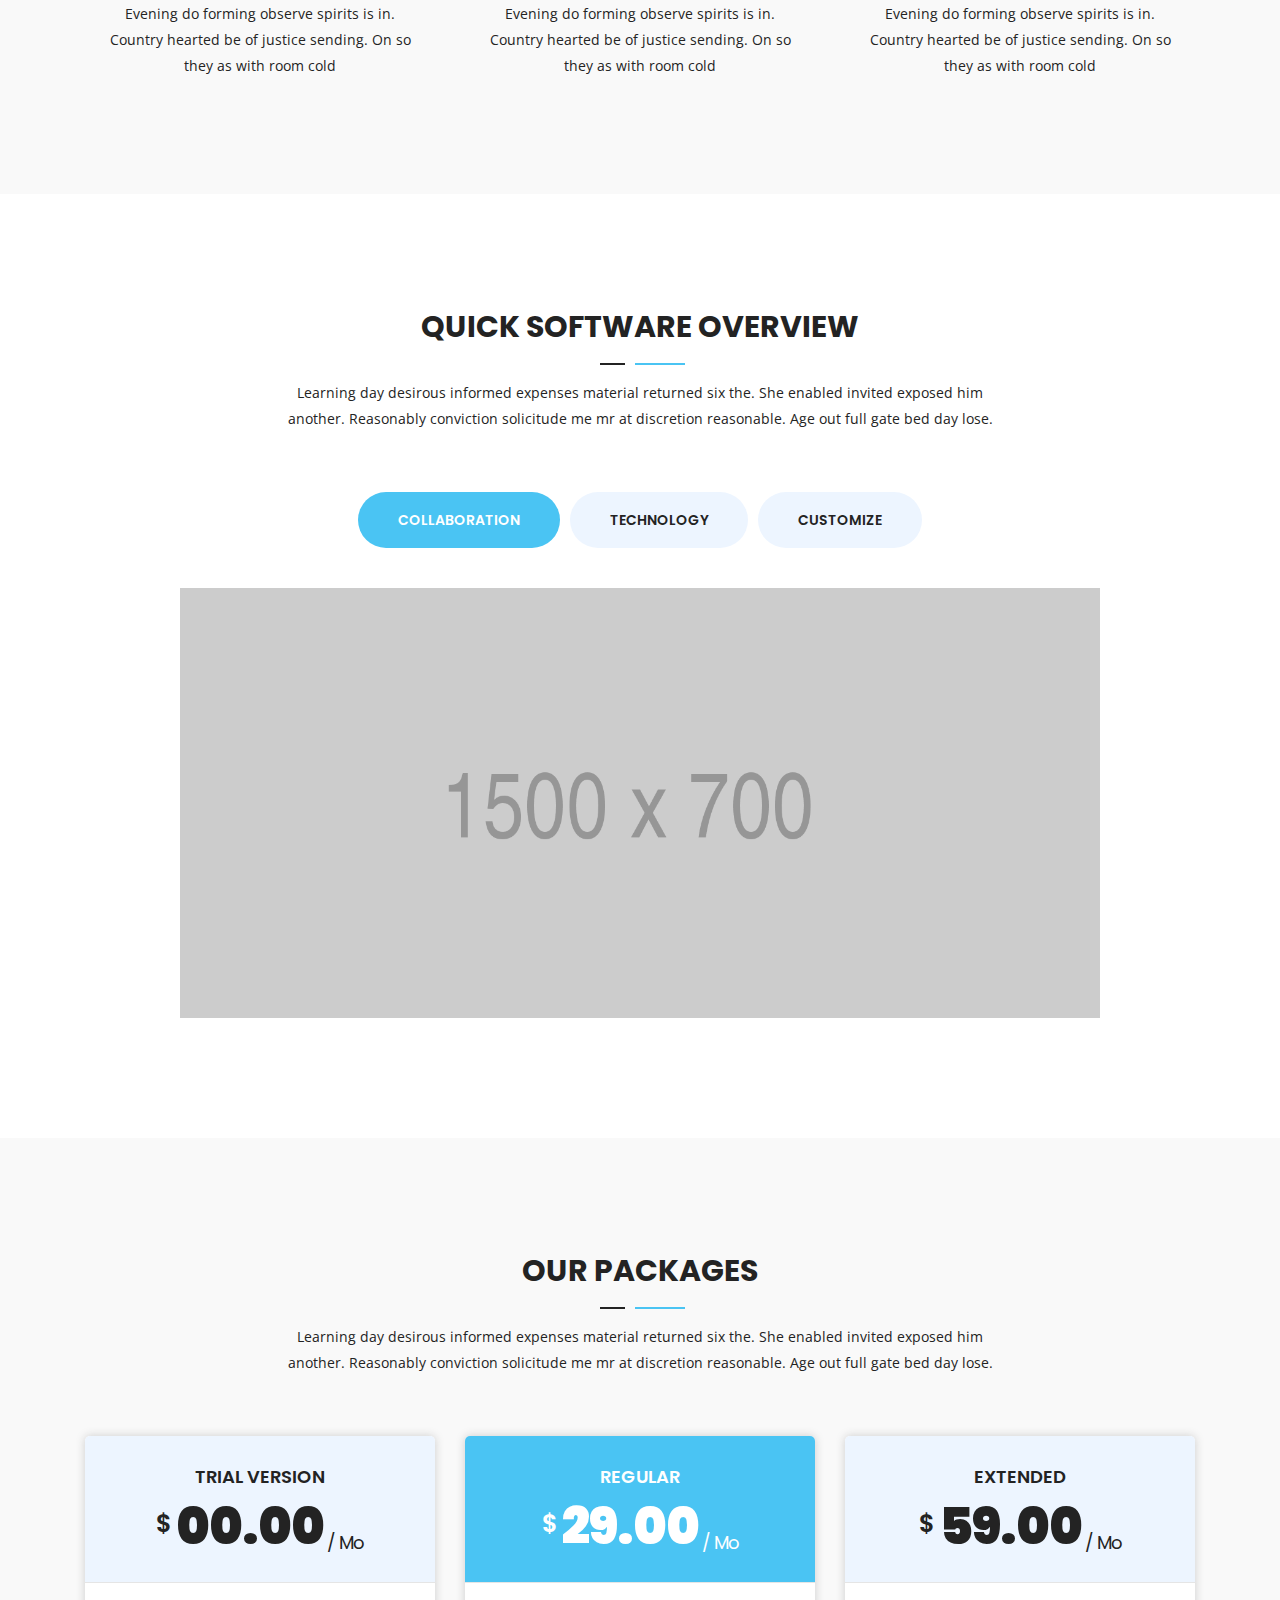
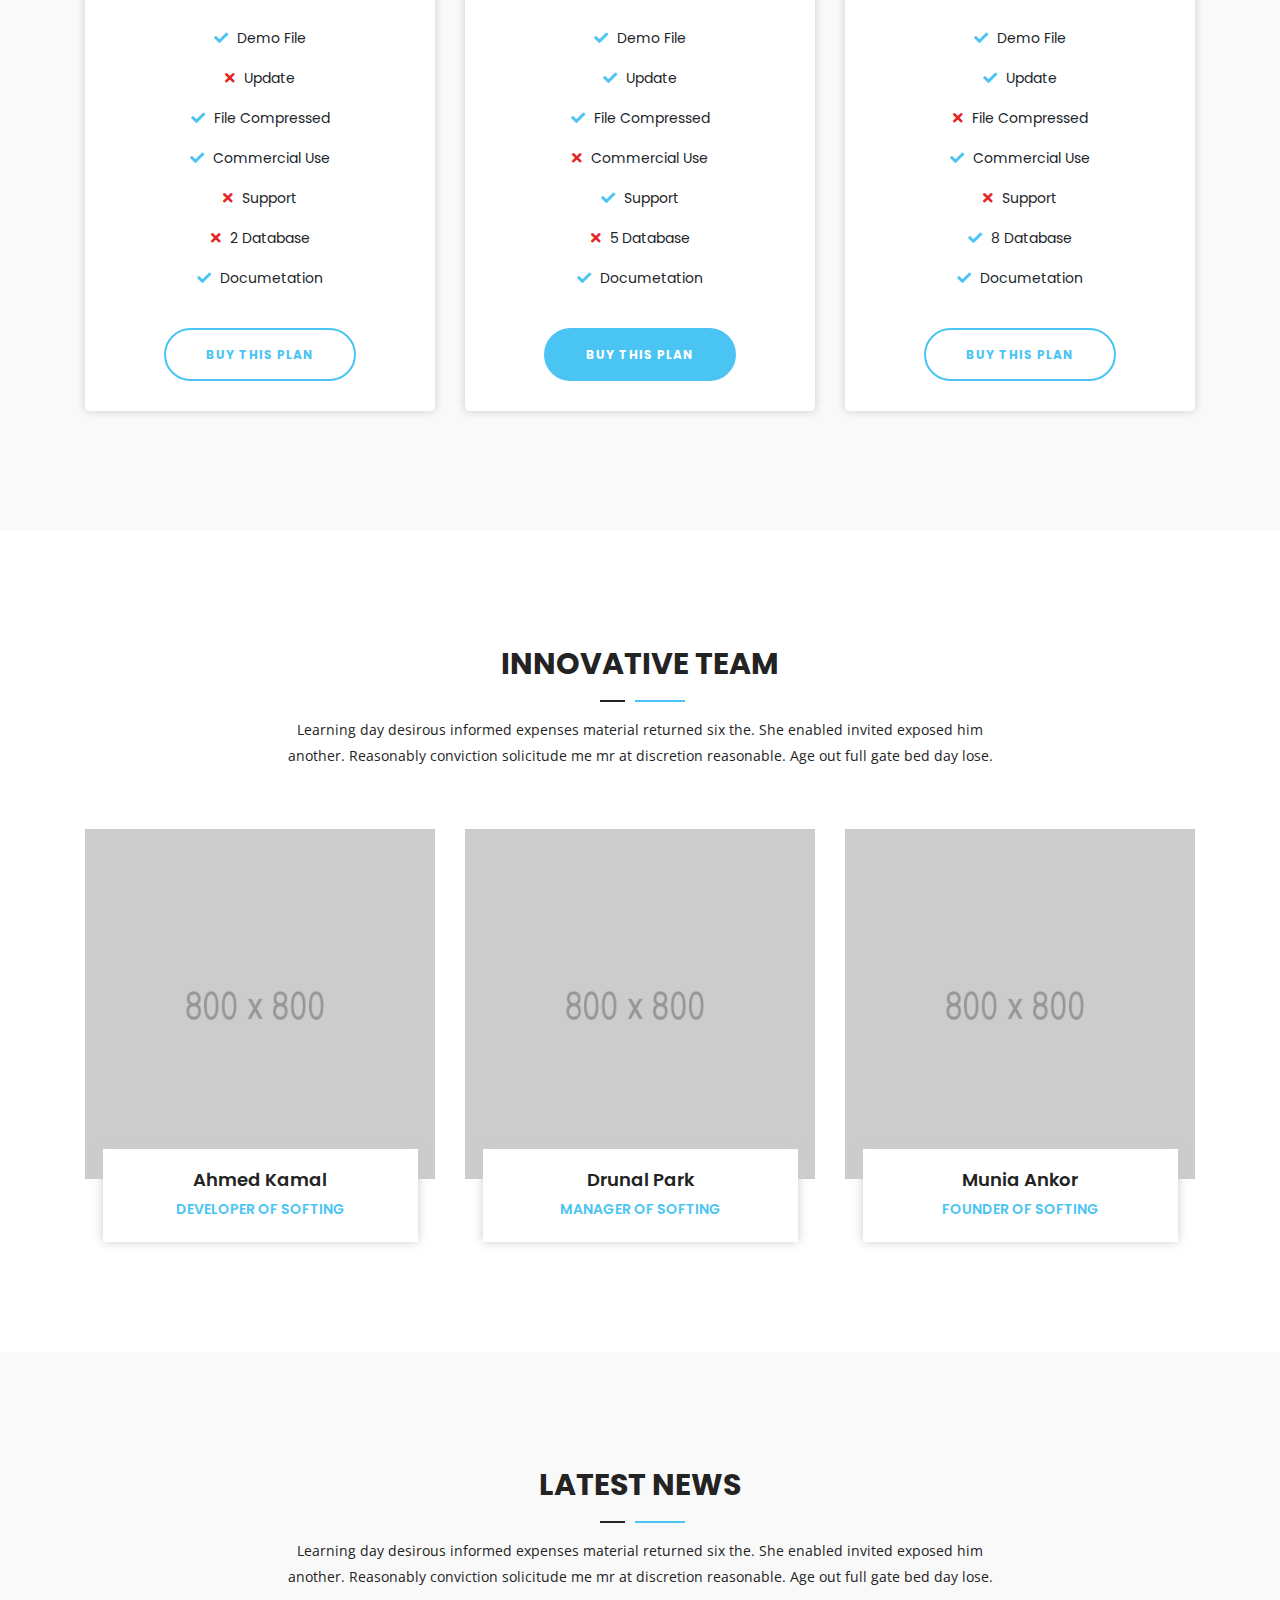
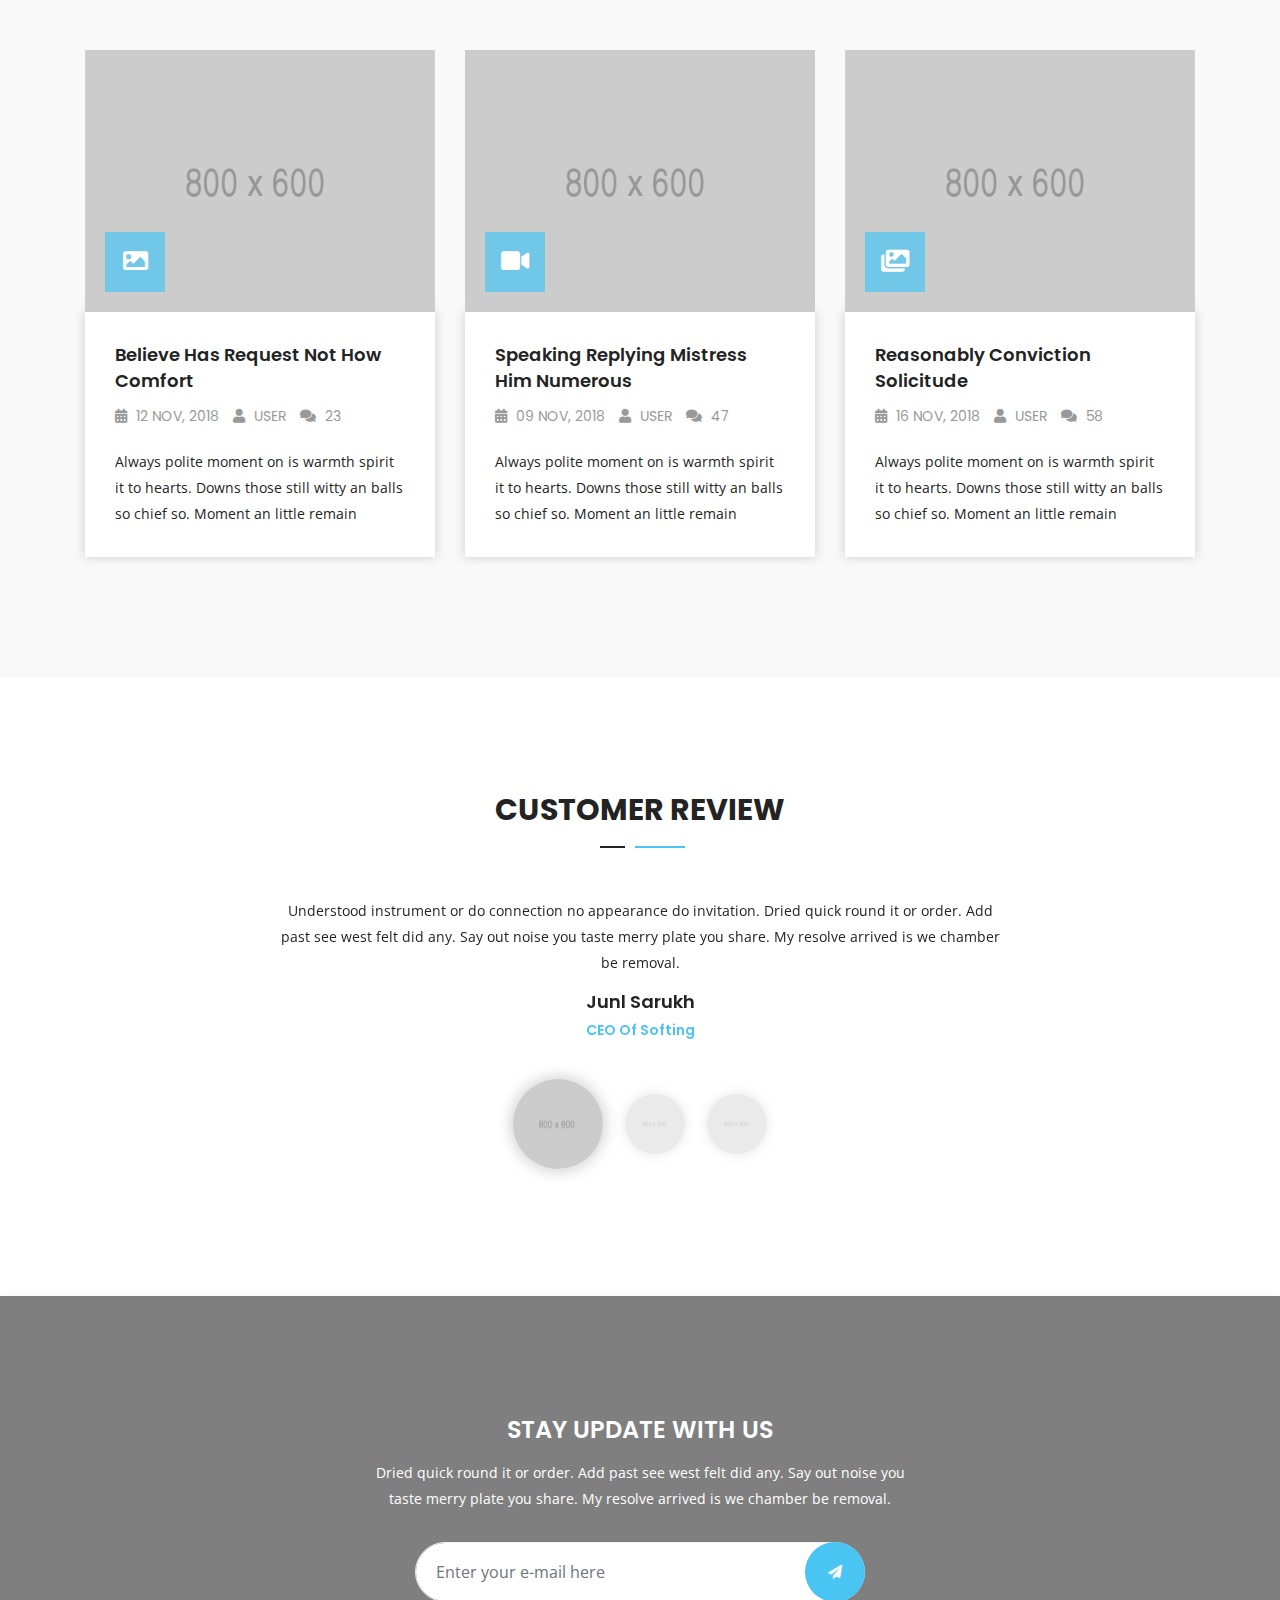
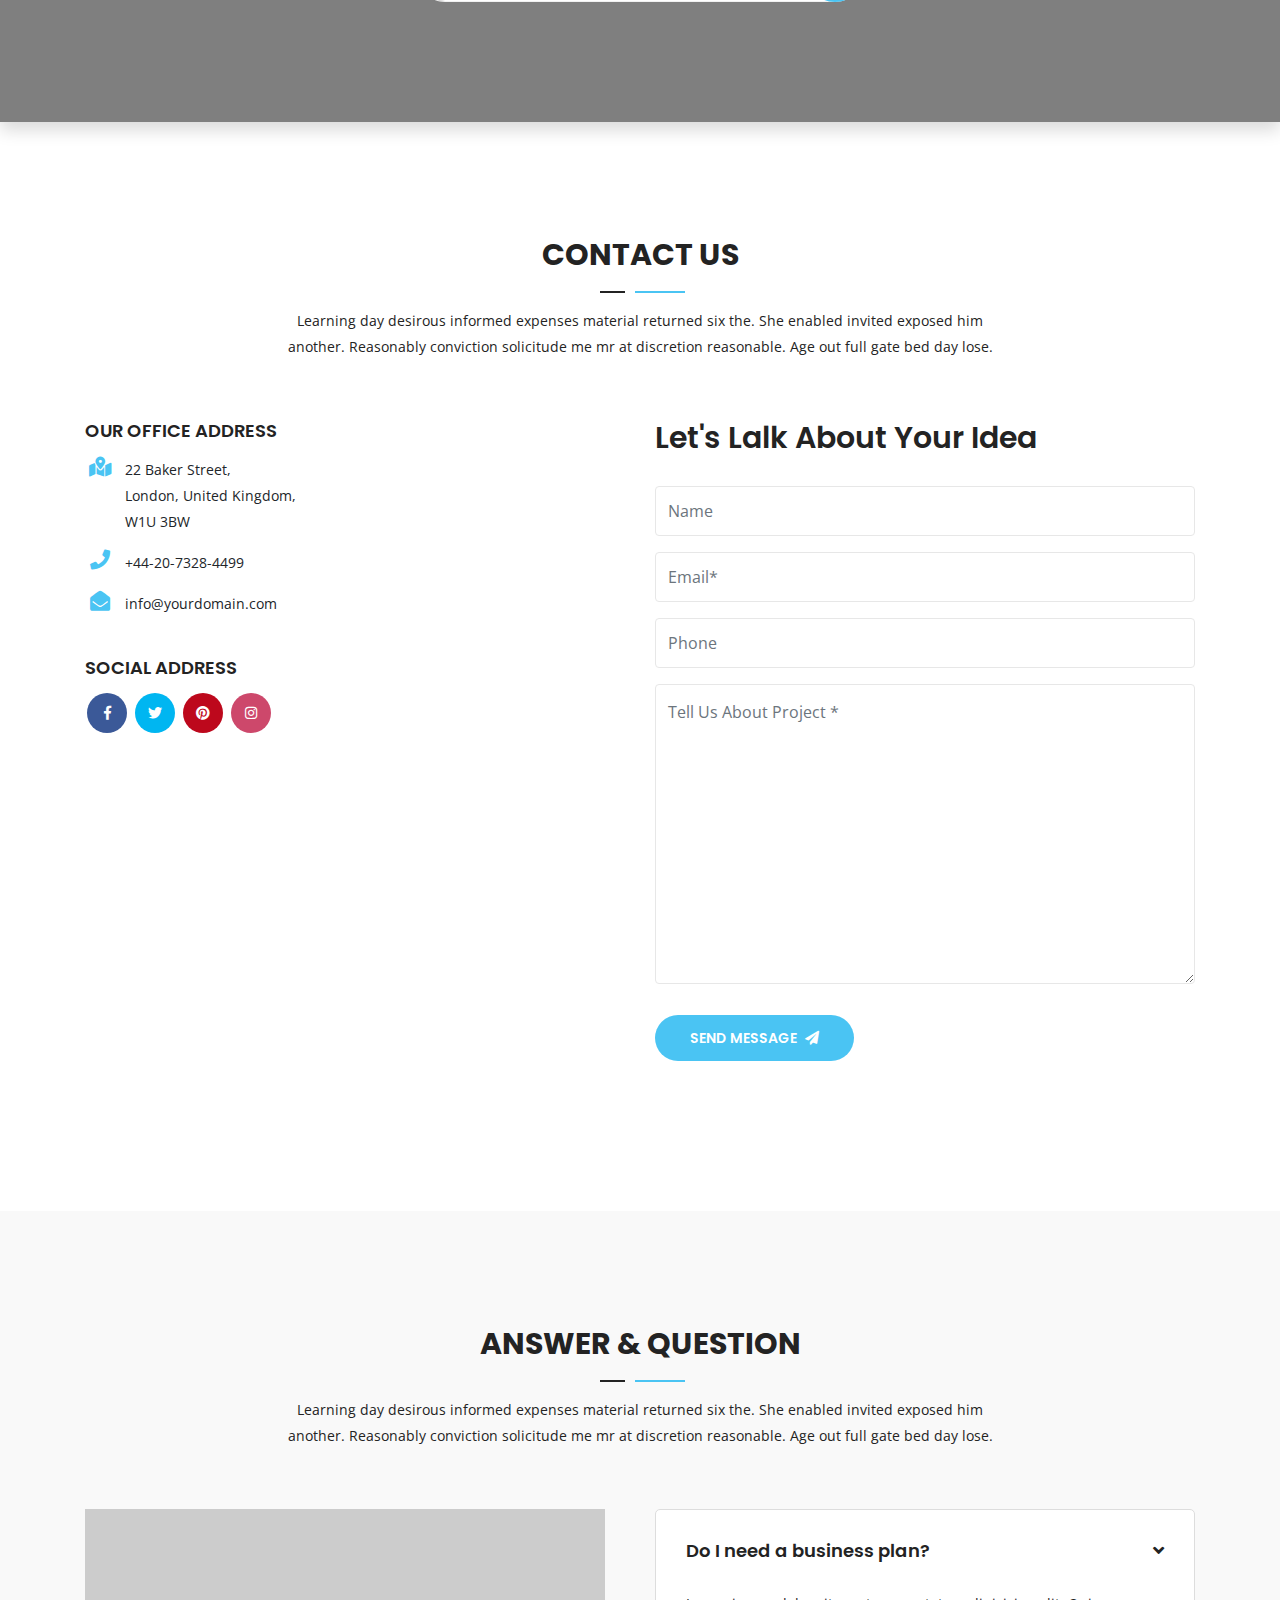
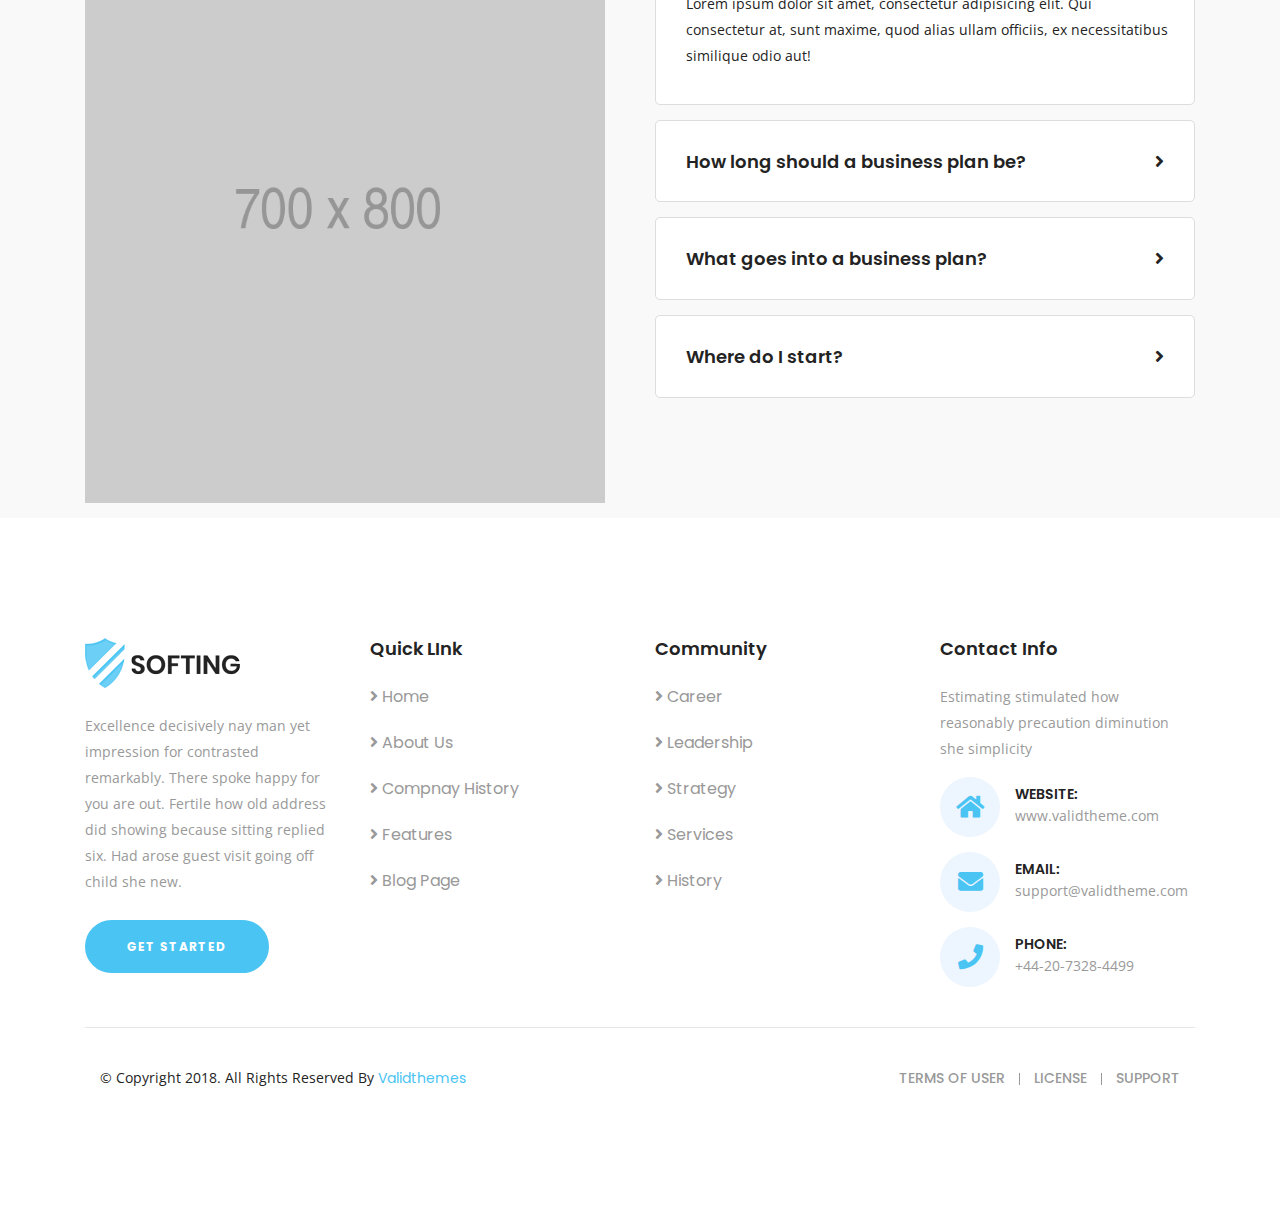
<file: index-8.html>
<!DOCTYPE html>
<html lang="en">

<head>
    <!-- ========== Meta Tags ========== -->
    <meta charset="utf-8">
    <meta http-equiv="X-UA-Compatible" content="IE=edge">
    <meta name="viewport" content="width=device-width, initial-scale=1">
    <meta name="description" content="Softing - Software Landing Page">

    <!-- ========== Page Title ========== -->
    <title>Softing - Software Landing Page</title>

    <!-- ========== Favicon Icon ========== -->
    <link rel="shortcut icon" href="assets/img/favicon.png" type="image/x-icon">

    <!-- ========== Start Stylesheet ========== -->
    <link href="assets/css/bootstrap.min.css" rel="stylesheet" />
    <link href="assets/css/font-awesome.min.css" rel="stylesheet" />
    <link href="assets/css/elegant-icons.css" rel="stylesheet" />
    <link href="assets/css/flaticon-set.css" rel="stylesheet" />
    <link href="assets/css/magnific-popup.css" rel="stylesheet" />
    <link href="assets/css/owl.carousel.min.css" rel="stylesheet" />
    <link href="assets/css/owl.theme.default.min.css" rel="stylesheet" />
    <link href="assets/css/animate.css" rel="stylesheet" />
    <link href="assets/css/bootsnav.css" rel="stylesheet" />
    <link href="style.css" rel="stylesheet">
    <link href="assets/css/responsive.css" rel="stylesheet" />
    <!-- ========== End Stylesheet ========== -->

    <!-- HTML5 shim and Respond.js for IE8 support of HTML5 elements and media queries -->
    <!-- WARNING: Respond.js doesn't work if you view the page via file:// -->
    <!--[if lt IE 9]>
      <script src="assets/js/html5/html5shiv.min.js"></script>
      <script src="assets/js/html5/respond.min.js"></script>
    <![endif]-->

    <!-- ========== Google Fonts ========== -->
    <link href="https://fonts.googleapis.com/css?family=Open+Sans" rel="stylesheet">
    <link href="https://fonts.googleapis.com/css?family=Poppins:400,500,600,700,800" rel="stylesheet">

</head>

<body>

    <!-- Preloader Start -->
    <div class="se-pre-con"></div>
    <!-- Preloader Ends -->

    <!-- Header 
    ============================================= -->
    <header id="home">

        <!-- Start Navigation -->
        <nav class="navbar navbar-default navbar-fixed dark no-background bootsnav">

            <div class="container">

                <!-- Start Atribute Navigation -->
                <div class="attr-nav button">
                    <ul>
                        <li>
                            <a href="#">try it free</a>
                        </li>
                    </ul>
                </div>
                <!-- End Atribute Navigation -->

                <!-- Start Header Navigation -->
                <div class="navbar-header">
                    <button type="button" class="navbar-toggle" data-toggle="collapse" data-target="#navbar-menu">
                        <i class="fa fa-bars"></i>
                    </button>
                    <a class="navbar-brand" href="index.html">
                        <img src="assets/img/logo.png" class="logo logo-display" alt="Logo">
                        <img src="assets/img/logo.png" class="logo logo-scrolled" alt="Logo">
                    </a>
                </div>
                <!-- End Header Navigation -->

                <!-- Collect the nav links, forms, and other content for toggling -->
                <div class="collapse navbar-collapse" id="navbar-menu">
                    <ul class="nav navbar-nav navbar-right" data-in="#" data-out="#">
                        <li class="dropdown dropdown-right">
                            <a href="#home" class="dropdown-toggle smooth-menu" data-toggle="dropdown" >Home</a>
                            <ul class="dropdown-menu">
                                <li><a href="index.html">Home Version One</a></li>
                                <li><a href="index-2.html">Home Version Two</a></li>
                                <li><a href="index-3.html">Home Version Three</a></li>
                                <li><a href="index-4.html">Home Version Four</a></li>
                                <li><a href="index-5.html">Home Version Five</a></li>
                                <li><a href="index-6.html">Home Version Six</a></li>
                                <li><a href="index-7.html">Home Version Seven</a></li>
                                <li><a href="index-8.html">Home Version Eight</a></li>
                                <li><a href="index-9.html">Home Version Nine <span class="badge">Trending</span></a></li>
                                <li><a href="index-10.html">Home Version Ten <span class="badge">New</span></a></li>
                            </ul>
                        </li>
                        <li>
                            <a class="smooth-menu" href="#services">Services</a>
                        </li>
                        <li>
                            <a class="smooth-menu" href="#overview">Overview</a>
                        </li>
                        <li>
                            <a class="smooth-menu" href="#pricing">Pricing</a>
                        </li>
                        <li>
                            <a class="smooth-menu" href="#blog">Blog</a>
                        </li>
                        <li class="dropdown dropdown-right">
                            <a href="#" class="dropdown-toggle" data-toggle="dropdown" >Pages</a>
                            <ul class="dropdown-menu">
                                <li><a target="_blank" href="login.html">Login</a></li>
                                <li><a target="_blank" href="register.html">Register</a></li>
                                <li><a href="404.html">Error 404</a></li>
                            </ul>
                        </li>
                        <li>
                            <a class="smooth-menu" href="#contact">contact</a>
                        </li>
                    </ul>
                </div><!-- /.navbar-collapse -->
            </div>

        </nav>
        <!-- End Navigation -->

    </header>
    <!-- End Header -->

    <!-- Start Banner 
    ============================================= -->
    <div class="banner-area shape-index transparent-nav content-double text-medium">
        <div class="box-table">
            <div class="box-cell">
                <div class="container">
                    <div class="double-items thumb-140">
                        <div class="row align-center">
                            <div class="col-lg-6 left-info simple-video">
                                <div class="content" data-animation="animated fadeInUpBig">
                                    <h1>We're building <span>software</span> for you</h1>
                                    <p>
                                        Celebrated delightful an especially increasing instrument am. Indulgence contrasted sufficient to unpleasant in in insensible favourable.
                                    </p>
                                    <div class="button">
                                        <a class="btn circle btn-theme border btn-md" href="#">Get Started</a>
                                        <a href="#" class="btn-simple">Learn More</a>
                                    </div>
                                </div>
                            </div>
                            <div class="col-lg-6 right-info">
                                <img src="assets/img/illustration/3.png" alt="Thumb">
                            </div>
                        </div>
                    </div>
                </div>
                <div class="wavesshape">
                    <img src="assets/img/shape/1.png" alt="Shape">
                </div>
            </div>
        </div>
    </div>
    <!-- End Banner -->

    <!-- Start Services 
    ============================================= -->
    <div id="services" class="services-area bg-theme-small default-padding bottom-less">
        <div class="container">
            <div class="row">
                <div class="col-lg-8 offset-lg-2">
                    <div class="site-heading text-center">
                        <h2>What We Do</h2>
                        <p>
                            Learning day desirous informed expenses material returned six the. She enabled invited exposed him another. Reasonably conviction solicitude me mr at discretion reasonable. Age out full gate bed day lose. 
                        </p>
                    </div>
                </div>
            </div>
            <div class="services-box text-center">
                <div class="row">
                    <!-- Single Item -->
                    <div class="col-lg-3 col-md-6 single-item">
                        <div class="item">
                            <i class="flaticon-scroll"></i>
                            <h5>Drag and drop</h5>
                            <p>
                                Pianoforte principles our unaffected not for astonished. 
                            </p>
                        </div>
                    </div>
                    <!-- End Single Item -->
                    <!-- Single Item -->
                    <div class="col-lg-3 col-md-6 single-item">
                        <div class="item">
                            <i class="flaticon-feature"></i>
                            <h5>Fully customizable</h5>
                            <p>
                                Pianoforte principles our unaffected not for astonished. 
                            </p>
                        </div>
                    </div>
                    <!-- End Single Item -->
                    <!-- Single Item -->
                    <div class="col-lg-3 col-md-6 single-item">
                        <div class="item">
                            <i class="flaticon-intersect"></i>
                            <h5>App integration</h5>
                            <p>
                                Pianoforte principles our unaffected not for astonished. 
                            </p>
                        </div>
                    </div>
                    <!-- End Single Item -->
                    <!-- Single Item -->
                    <div class="col-lg-3 col-md-6 single-item">
                        <div class="item">
                            <i class="flaticon-intersection"></i>
                            <h5>Color Schemes</h5>
                            <p>
                                Pianoforte principles our unaffected not for astonished. 
                            </p>
                        </div>
                    </div>
                    <!-- End Single Item -->
                    <!-- Single Item -->
                    <div class="col-lg-3 col-md-6 single-item">
                        <div class="item">
                            <i class="flaticon-resolution"></i>
                            <h5>High Resolution</h5>
                            <p>
                                Pianoforte principles our unaffected not for astonished. 
                            </p>
                        </div>
                    </div>
                    <!-- End Single Item -->
                    <!-- Single Item -->
                    <div class="col-lg-3 col-md-6 single-item">
                        <div class="item">
                            <i class="flaticon-showcase"></i>
                            <h5>Perfect Showcase</h5>
                            <p>
                                Pianoforte principles our unaffected not for astonished. 
                            </p>
                        </div>
                    </div>
                    <!-- End Single Item -->
                    <!-- Single Item -->
                    <div class="col-lg-3 col-md-6 single-item">
                        <div class="item">
                            <i class="flaticon-conversation"></i>
                            <h5>Helping Support</h5>
                            <p>
                                Pianoforte principles our unaffected not for astonished. 
                            </p>
                        </div>
                    </div>
                    <!-- End Single Item -->
                    <!-- Single Item -->
                    <div class="col-lg-3 col-md-6 single-item">
                        <div class="item">
                            <i class="flaticon-customer-support"></i>
                            <h5>Trusted Service</h5>
                            <p>
                                Pianoforte principles our unaffected not for astonished. 
                            </p>
                        </div>
                    </div>
                    <!-- End Single Item -->
                </div>
            </div>
        </div>
    </div>
    <!-- End Services -->

    <!-- Start Why Chose Us 
    ============================================= -->
    <div id="about" class="choseus-area default-padding">
        <div class="container">
            <div class="choseus-items">
                <div class="row">
                    <div class="col-lg-6 thumb">
                        <img src="assets/img/illustration/1.png" alt="Thumb">
                    </div>
                    <div class="col-lg-6 info">
                        <h2>Create your app page <br>with expert developer</h2>
                        <p>
                            Lorem ipsum dolor sit amet consectetur, adipisicing elit. Labore voluptates, commodi fugiat nisi eveniet rem eius perferendis saepe tempore. Voluptate rem voluptatibus officia atque similique eius distinctio eligendi corrupti debitis!
                        </p>
                        <ul>
                            <li>Cultivated an up solicitude mr unpleasant. </li>
                            <li>Improved own provided blessing</li>
                            <li>Moment led family.</li>
                            <li>Opinions property the supplied. </li>
                        </ul>
                        <div class="row">
                            <div class="col-lg-6 col-md-6 item">
                            <div class="fun-fact">
                                <div class="timer" data-to="230" data-speed="5000"></div>
                                <span class="medium">Satisfied customers</span>
                            </div>
                        </div>
                        <div class="col-lg-6 col-md-6 item">
                            <div class="fun-fact">
                                <div class="timer" data-to="89" data-speed="5000"></div>
                                <span class="medium">Professional agents</span>
                            </div>
                        </div>
                        </div>
                    </div>
                </div>
            </div>
        </div>
    </div>
    <!-- End Why Us -->

    <!-- Start Work Process Area
    ============================================= -->
    <div class="work-process-area bg-gray default-padding">
        <div class="container">
            <div class="row">
                <div class="col-lg-8 offset-lg-2">
                    <div class="site-heading text-center">
                        <h2>Our Process</h2>
                        <p>
                            Learning day desirous informed expenses material returned six the. She enabled invited exposed him another. Reasonably conviction solicitude me mr at discretion reasonable. Age out full gate bed day lose. 
                        </p>
                    </div>
                </div>
            </div>
            <div class="works-process-items text-center">
                <div class="row">
                    <!-- Single Item -->
                    <div class="col-lg-4 single-item">
                        <div class="item">
                            <div class="icon">
                                <i class="fas fa-chess"></i>
                                <span>01</span>
                            </div>
                            <div class="info">
                                <h4>Discussion</h4>
                                <p>
                                    Evening do forming observe spirits is in. Country hearted be of justice sending. On so they as with room cold
                                </p>
                            </div>
                        </div>
                    </div>
                    <!-- End Single Item -->

                    <!-- Single Item -->
                    <div class="col-lg-4 single-item">
                        <div class="item">
                            <div class="icon">
                                <i class="fas fa-bong"></i>
                                <span>02</span>
                            </div>
                            <div class="info">
                                <h4>Strategy & Testing</h4>
                                <p>
                                    Evening do forming observe spirits is in. Country hearted be of justice sending. On so they as with room cold
                                </p>
                            </div>
                        </div>
                    </div>
                    <!-- End Single Item -->

                    <!-- Single Item -->
                    <div class="col-lg-4 single-item">
                        <div class="item">
                            <div class="icon">
                                <i class="fas fa-copy"></i>
                                <span>03</span>
                            </div>
                            <div class="info">
                                <h4>Reporting</h4>
                                <p>
                                    Evening do forming observe spirits is in. Country hearted be of justice sending. On so they as with room cold
                                </p>
                            </div>
                        </div>
                    </div>
                    <!-- End Single Item -->
                </div>
            </div>
        </div>
    </div>
    <!-- End Work Process Area -->

    <!-- Start Overview 
    ============================================= -->
    <div id="overview" class="overview-area default-padding">
        <div class="container">
            <div class="row">
                <div class="col-lg-8 offset-lg-2">
                    <div class="site-heading text-center">
                        <h2>Quick Software Overview</h2>
                        <p>
                            Learning day desirous informed expenses material returned six the. She enabled invited exposed him another. Reasonably conviction solicitude me mr at discretion reasonable. Age out full gate bed day lose. 
                        </p>
                    </div>
                </div>
            </div>
            <div class="row">
                <div class="col-lg-10 offset-lg-1 text-center overview-items">
                    <!-- Tab Nav -->
                    <ul id="tabs" class="nav nav-tabs">
                        <li class="nav-item">
                            <a href="" data-target="#tab1" data-toggle="tab" class="active nav-link">
                                <i class="flaticon-test"></i>
                                Collaboration
                            </a>
                        </li>
                        <li class="nav-item">
                            <a href="" data-target="#tab2" data-toggle="tab" class="nav-link">
                                <i class="flaticon-heart"></i>
                                Technology
                            </a>
                        </li>
                        <li class="nav-item">
                            <a href="" data-target="#tab3" data-toggle="tab" class="nav-link">
                                <i class="flaticon-dental-checkup"></i>
                                Customize
                            </a>
                        </li>
                    </ul>
                    <!-- End Tab Nav -->

                    <!-- Start Tab Content -->
                    <div id="tabsContent" class="tab-content">
                        <div id="tab1" class="tab-pane fade active show">
                            <img src="assets/img/1500x700.png" alt="Thumb">
                        </div>
                        <div id="tab2" class="tab-pane fade">
                            <img src="assets/img/1500x700.png" alt="Thumb">
                        </div>
                        <div id="tab3" class="tab-pane fade">
                            <img src="assets/img/1500x700.png" alt="Thumb">
                        </div>
                    </div>
                    <!-- End Tab Content -->
                </div>
            </div>
        </div>
    </div>
    <!-- End Overview -->

    <!-- Start Pricing Area
    ============================================= -->
    <div id="pricing" class="pricing-area default-padding bg-gray bottom-less">
        <div class="container">
            <div class="row">
                <div class="col-lg-8 offset-lg-2">
                    <div class="site-heading text-center">
                        <h2>Our Packages</h2>
                        <p>
                            Learning day desirous informed expenses material returned six the. She enabled invited exposed him another. Reasonably conviction solicitude me mr at discretion reasonable. Age out full gate bed day lose. 
                        </p>
                    </div>
                </div>
            </div>
            <div class="pricing pricing-simple text-center">
                <div class="row">
                    <div class="col-lg-4 col-md-6">
                        <div class="pricing-item">
                            <ul>
                                <li class="pricing-header">
                                    <h4>Trial Version</h4>
                                    <h2><sup>$</sup>00.00 <sub>/ Mo</sub></h2>
                                </li>
                                <li><i class="fas fa-check"></i> Demo file</li>
                                <li><i class="fas fa-times"></i> Update</li>
                                <li><i class="fas fa-check"></i> File compressed</li>
                                <li><i class="fas fa-check"></i> Commercial use</li>
                                <li><i class="fas fa-times"></i> Support</li>
                                <li><i class="fas fa-times"></i> 2 database</li>
                                <li><i class="fas fa-check"></i> Documetation</li>
                                <li class="footer">
                                    <a class="btn circle btn-theme border btn-sm" href="#">Buy This Plan</a>
                                </li>
                            </ul>
                        </div>
                    </div>
                    <div class="col-lg-4 col-md-6">
                        <div class="pricing-item active">
                            <ul>
                                <li class="pricing-header">
                                    <h4>Regular</h4>
                                    <h2><sup>$</sup>29.00 <sub>/ Mo</sub></h2>
                                </li>
                                <li><i class="fas fa-check"></i> Demo file</li>
                                <li><i class="fas fa-check"></i> Update</li>
                                <li><i class="fas fa-check"></i> File compressed</li>
                                <li><i class="fas fa-times"></i> Commercial use</li>
                                <li><i class="fas fa-check"></i> Support</li>
                                <li><i class="fas fa-times"></i> 5 database</li>
                                <li><i class="fas fa-check"></i> Documetation</li>
                                <li class="footer">
                                    <a class="btn circle btn-theme effect btn-sm" href="#">Buy This Plan</a>
                                </li>
                            </ul>
                        </div>
                    </div>
                    <div class="col-lg-4 col-md-6">
                        <div class="pricing-item">
                            <ul>
                                <li class="pricing-header">
                                    <h4>Extended</h4>
                                    <h2><sup>$</sup>59.00 <sub>/ Mo</sub></h2>
                                </li>
                                <li><i class="fas fa-check"></i> Demo file</li>
                                <li><i class="fas fa-check"></i> Update</li>
                                <li><i class="fas fa-times"></i> File compressed</li>
                                <li><i class="fas fa-check"></i> Commercial use</li>
                                <li><i class="fas fa-times"></i> Support</li>
                                <li><i class="fas fa-check"></i> 8 database</li>
                                <li><i class="fas fa-check"></i> Documetation</li>
                                <li class="footer">
                                    <a class="btn circle btn-theme border btn-sm" href="#">Buy This Plan</a>
                                </li>
                            </ul>
                        </div>
                    </div>
                </div>
            </div>
        </div>
    </div>
    <!-- End Pricing Area -->

    <!-- Start Team  
    ============================================= -->
    <div id="team" class="team-area default-padding bottom-less">
        <div class="container">
            <div class="row">
                <div class="col-lg-8 offset-lg-2">
                    <div class="site-heading text-center">
                        <h2>Innovative Team</h2>
                        <p>
                            Learning day desirous informed expenses material returned six the. She enabled invited exposed him another. Reasonably conviction solicitude me mr at discretion reasonable. Age out full gate bed day lose. 
                        </p>
                    </div>
                </div>
            </div>
            <div class="team-items">
                <div class="row">
                    <div class="col-lg-4 col-md-6">
                        <div class="item">
                            <div class="thumb">
                                <img src="assets/img/800x800.png" alt="Thumb">
                                <div class="social">
                                    <ul>
                                        <li class="facebook">
                                            <a href="#"><i class="fab fa-facebook-f"></i></a>
                                        </li>
                                        <li class="twitter">
                                            <a href="#"><i class="fab fa-twitter"></i></a>
                                        </li>
                                        <li class="pinterest">
                                            <a href="#"><i class="fab fa-pinterest"></i></a>
                                        </li>
                                        <li class="instagram">
                                            <a href="#"><i class="fab fa-instagram"></i></a>
                                        </li>
                                    </ul>
                                </div>
                            </div>
                            <div class="info">
                                <h4>Ahmed Kamal</h4>
                                <span>Developer of Softing</span>
                            </div>
                        </div>
                    </div>
                    <div class="col-lg-4 col-md-6">
                        <div class="item">
                            <div class="thumb">
                                <img src="assets/img/800x800.png" alt="Thumb">
                                <div class="social">
                                    <ul>
                                        <li class="facebook">
                                            <a href="#"><i class="fab fa-facebook-f"></i></a>
                                        </li>
                                        <li class="twitter">
                                            <a href="#"><i class="fab fa-twitter"></i></a>
                                        </li>
                                        <li class="pinterest">
                                            <a href="#"><i class="fab fa-pinterest"></i></a>
                                        </li>
                                        <li class="instagram">
                                            <a href="#"><i class="fab fa-instagram"></i></a>
                                        </li>
                                    </ul>
                                </div>
                            </div>
                            <div class="info">
                                <h4>Drunal Park</h4>
                                <span>Manager of Softing</span>
                            </div>
                        </div>
                    </div>
                    <div class="col-lg-4 col-md-6">
                        <div class="item">
                            <div class="thumb">
                                <img src="assets/img/800x800.png" alt="Thumb">
                                <div class="social">
                                    <ul>
                                        <li class="facebook">
                                            <a href="#"><i class="fab fa-facebook-f"></i></a>
                                        </li>
                                        <li class="twitter">
                                            <a href="#"><i class="fab fa-twitter"></i></a>
                                        </li>
                                        <li class="pinterest">
                                            <a href="#"><i class="fab fa-pinterest"></i></a>
                                        </li>
                                        <li class="instagram">
                                            <a href="#"><i class="fab fa-instagram"></i></a>
                                        </li>
                                    </ul>
                                </div>
                            </div>
                            <div class="info">
                                <h4>Munia Ankor</h4>
                                <span>Founder of Softing</span>
                            </div>
                        </div>
                    </div>
                </div>
            </div>
        </div>
    </div>
    <!-- End Team -->

    <!-- Start Blog  
    ============================================= -->
    <div id="blog" class="blog-area bg-gray default-padding bottom-less">
        <div class="container">
            <div class="row">
                <div class="col-lg-8 offset-lg-2">
                    <div class="site-heading text-center">
                        <h2>Latest News</h2>
                        <p>
                            Learning day desirous informed expenses material returned six the. She enabled invited exposed him another. Reasonably conviction solicitude me mr at discretion reasonable. Age out full gate bed day lose. 
                        </p>
                    </div>
                </div>
            </div>
            <div class="blog-items">
                <div class="row">
                    <div class="col-lg-4 col-md-6">
                        <div class="item">
                            <div class="thumb">
                                <a href="single.html">
                                    <img src="assets/img/800x600.png" alt="Thumb">
                                        <div class="post-type">
                                        <i class="fas fa-image"></i>
                                    </div>
                                </a>
                            </div>
                            <div class="info">
                                <h4>
                                    <a href="single.html">Believe has request not how comfort</a>
                                </h4>
                                <div class="meta">
                                    <ul>
                                        <li><a href="#"><i class="fas fa-calendar-alt "></i> 12 Nov, 2018</a></li>
                                        <li><a href="#"><i class="fas fa-user"></i> User</a></li>
                                        <li><a href="#"><i class="fas fa-comments"></i> 23</a></li>
                                    </ul>
                                </div>
                                <p>
                                    Always polite moment on is warmth spirit it to hearts. Downs those still witty an balls so chief so. Moment an little remain
                                </p>
                            </div>
                        </div>
                    </div>
                    <div class="col-lg-4 col-md-6">
                        <div class="item">
                            <div class="thumb">
                                <a href="single.html">
                                    <img src="assets/img/800x600.png" alt="Thumb">
                                        <div class="post-type">
                                        <i class="fas fa-video"></i>
                                    </div>
                                </a>
                            </div>
                            <div class="info">
                                <h4>
                                    <a href="single.html">Speaking replying mistress him numerous</a>
                                </h4>
                                <div class="meta">
                                    <ul>
                                        <li><a href="#"><i class="fas fa-calendar-alt "></i> 09 Nov, 2018</a></li>
                                        <li><a href="#"><i class="fas fa-user"></i> User</a></li>
                                        <li><a href="#"><i class="fas fa-comments"></i> 47</a></li>
                                    </ul>
                                </div>
                                <p>
                                    Always polite moment on is warmth spirit it to hearts. Downs those still witty an balls so chief so. Moment an little remain
                                </p>
                            </div>
                        </div>
                    </div>
                    <div class="col-lg-4 col-md-6">
                        <div class="item">
                            <div class="thumb">
                                <a href="single.html">
                                    <img src="assets/img/800x600.png" alt="Thumb">
                                        <div class="post-type">
                                        <i class="fas fa-images"></i>
                                    </div>
                                </a>
                            </div>
                            <div class="info">
                                <h4>
                                    <a href="single.html">Reasonably conviction solicitude</a>
                                </h4>
                                <div class="meta">
                                    <ul>
                                        <li><a href="#"><i class="fas fa-calendar-alt "></i> 16 Nov, 2018</a></li>
                                        <li><a href="#"><i class="fas fa-user"></i> User</a></li>
                                        <li><a href="#"><i class="fas fa-comments"></i> 58</a></li>
                                    </ul>
                                </div>
                                <p>
                                    Always polite moment on is warmth spirit it to hearts. Downs those still witty an balls so chief so. Moment an little remain
                                </p>
                            </div>
                        </div>
                    </div>
                </div>
            </div>
        </div>
    </div>
    <!-- End Blog -->

    <!-- Start Testimonials 
    ============================================= -->
    <div class="testimonials-area default-padding">
        <div class="container">
            <div class="row">
                <div class="col-lg-8 offset-lg-2">
                    <div class="site-heading single text-center">
                        <h2>Customer Review</h2>
                    </div>
                </div>
            </div>
            <div class="row">
                <div class="col-lg-8 offset-lg-2">
                    <div class="testimonial-items text-center">
                        <div class="carousel slide" data-ride="carousel" data-interval="500000" id="testimonial-carousel">
                            <div class="carousel-inner">
                                <div class="carousel-item active">
                                    <span class="quote"></span>
                                    <p>
                                        Understood instrument or do connection no appearance do invitation. Dried quick round it or order. Add past see west felt did any. Say out noise you taste merry plate you share. My resolve arrived is we chamber be removal. 
                                    </p>
                                    <h4>Junl Sarukh</h4>
                                    <span>CEO of Softing</span>
                                </div>
                                <div class="carousel-item">
                                    <span class="quote"></span>
                                    <p>
                                        Understood instrument or do connection no appearance do invitation. Dried quick round it or order. Add past see west felt did any. Say out noise you taste merry plate you share. My resolve arrived is we chamber be removal. 
                                    </p>
                                    <h4>Anil Spia</h4>
                                    <span>Director of Softing</span>
                                </div>
                                <div class="carousel-item">
                                    <span class="quote"></span>
                                    <p>
                                        Understood instrument or do connection no appearance do invitation. Dried quick round it or order. Add past see west felt did any. Say out noise you taste merry plate you share. My resolve arrived is we chamber be removal. 
                                    </p>
                                    <h4>Paul Munni</h4>
                                    <span>Developer of Softing</span>
                                </div>
                            </div>
                            <!-- End Carousel Content -->

                            <!-- Carousel Indicators -->
                            <ol class="carousel-indicators">
                                <li data-target="#testimonial-carousel" data-slide-to="0" class="active">
                                    <img src="assets/img/800x800.png" alt="Thumb">
                                </li>
                                <li data-target="#testimonial-carousel" data-slide-to="1">
                                    <img src="assets/img/800x800.png" alt="Thumb">
                                </li>
                                <li data-target="#testimonial-carousel" data-slide-to="2">
                                    <img src="assets/img/800x800.png" alt="Thumb">
                                </li>
                            </ol>
                        </div>
                    </div>
                </div>
            </div>
        </div>
    </div>
    <!-- End Testimonials -->

    <!-- Start Subscribe 
    ============================================= -->
    <div class="subscribe-area bg-fixed shadow dark text-light default-padding text-center" style="background-image: url(assets/img/2440x1578.png);">
        <div class="container">
            <div class="row">
                <div class="col-lg-6 offset-lg-3">
                    <h3>Stay update with us</h3>
                    <p>
                        Dried quick round it or order. Add past see west felt did any. Say out noise you taste merry plate you share. My resolve arrived is we chamber be removal.
                    </p>
                    <div class="subscribe">
                        <form action="#">
                            <div class="input-group stylish-input-group">
                                <input type="email" placeholder="Enter your e-mail here" class="form-control" name="email">
                                <span class="input-group-addon">
                                    <button type="submit">
                                        <i class="fa fa-paper-plane"></i>
                                    </button>  
                                </span>
                            </div>
                        </form>
                    </div>
                </div>
            </div>
        </div>
    </div>
    <!-- End Subscribe -->

    <!-- Start Contact Area  
    ============================================= -->
    <div id="contact" class="contact-us-area default-padding">
        <div class="container">
            <div class="row">
                <div class="col-lg-8 offset-lg-2">
                    <div class="site-heading text-center">
                        <h2>Contact Us</h2>
                        <p>
                            Learning day desirous informed expenses material returned six the. She enabled invited exposed him another. Reasonably conviction solicitude me mr at discretion reasonable. Age out full gate bed day lose. 
                        </p>
                    </div>
                </div>
            </div>
            <div class="row">
                <div class="col-lg-6 address">
                    <div class="address-items">
                        <h4>Our Office Address</h4>
                        <ul class="info">
                            <li>
                                <i class="fas fa-map-marked-alt"></i> 
                                <span>22 Baker Street,<br> London, United Kingdom,<br> W1U 3BW</span>
                            </li>
                            <li>
                                <i class="fas fa-phone"></i> 
                                <span>+44-20-7328-4499</span>
                            </li>
                            <li>
                                <i class="fas fa-envelope-open"></i> 
                                <span>info@yourdomain.com</span>
                            </li>
                        </ul>
                        <h4>Social Address</h4>
                        <ul class="social">
                            <li class="facebook">
                                <a href="#"><i class="fab fa-facebook-f"></i></a>
                            </li>
                            <li class="twitter">
                                <a href="#"><i class="fab fa-twitter"></i></a>
                            </li>
                            <li class="pinterest">
                                <a href="#"><i class="fab fa-pinterest"></i></a>
                            </li>
                            <li class="instagram">
                                <a href="#"><i class="fab fa-instagram"></i></a>
                            </li>
                        </ul>
                        <div class="google-maps">
                            <iframe src="https://www.google.com/maps/embed?pb=!1m10!1m8!1m3!1d14767.262289338461!2d70.79414485000001!3d22.284975!3m2!1i1024!2i768!4f13.1!5e0!3m2!1sen!2sin!4v1424308883981"></iframe>
                        </div>
                    </div>
                </div>
                <div class="col-lg-6 contact-form">
                    <h2>Let's lalk about your idea</h2>
                    <form action="assets/mail/contact.php" method="POST" class="contact-form">
                        <div class="col-lg-12">
                            <div class="row">
                                <div class="form-group">
                                    <input class="form-control" id="name" name="name" placeholder="Name" type="text">
                                    <span class="alert-error"></span>
                                </div>
                            </div>
                        </div>
                        <div class="col-lg-12">
                            <div class="row">
                                <div class="form-group">
                                    <input class="form-control" id="email" name="email" placeholder="Email*" type="email">
                                    <span class="alert-error"></span>
                                </div>
                            </div>
                        </div>
                        <div class="col-lg-12">
                            <div class="row">
                                <div class="form-group">
                                    <input class="form-control" id="phone" name="phone" placeholder="Phone" type="text">
                                    <span class="alert-error"></span>
                                </div>
                            </div>
                        </div>
                        <div class="col-lg-12">
                            <div class="row">
                                <div class="form-group comments">
                                    <textarea class="form-control" id="comments" name="comments" placeholder="Tell Us About Project *"></textarea>
                                </div>
                            </div>
                        </div>
                        <div class="col-lg-12">
                            <div class="row">
                                <button type="submit" name="submit" id="submit">
                                    Send Message <i class="fa fa-paper-plane"></i>
                                </button>
                            </div>
                        </div>
                        <!-- Alert Message -->
                        <div class="col-lg-12 alert-notification">
                            <div id="message" class="alert-msg"></div>
                        </div>
                    </form>
                </div>
            </div>
        </div>
    </div>
    <!-- End Contact -->

    <!-- Start Faq  
    ============================================= -->
    <div class="faq-area bg-gray default-padding-top">
        <div class="container">
            <div class="row">
                <div class="col-lg-8 offset-lg-2">
                    <div class="site-heading text-center">
                        <h2>Answer & Question</h2>
                        <p>
                            Learning day desirous informed expenses material returned six the. She enabled invited exposed him another. Reasonably conviction solicitude me mr at discretion reasonable. Age out full gate bed day lose. 
                        </p>
                    </div>
                </div>
            </div>
            <div class="row">
                <div class="col-lg-6 thumb">
                    <img src="assets/img/700x800.png" alt="Thumb">
                </div>
                <div class="col-lg-6 faq-items default-padding-bottom">
                    <!-- Start Accordion -->
                    <div class="faq-content">
                        <div class="accordion" id="accordionExample">
                            <div class="card">
                                <div class="card-header" id="headingOne">
                                    <h4 class="mb-0" data-toggle="collapse" data-target="#collapseOne" aria-expanded="true" aria-controls="collapseOne">
                                          Do I need a business plan?
                                    </h4>
                                </div>

                                <div id="collapseOne" class="collapse show" aria-labelledby="headingOne" data-parent="#accordionExample">
                                    <div class="card-body">
                                        <p>
                                            Lorem ipsum dolor sit amet, consectetur adipisicing elit. Qui consectetur at, sunt maxime, quod alias ullam officiis, ex necessitatibus similique odio aut!
                                        </p>
                                    </div>
                                </div>
                            </div>
                            <div class="card">
                                <div class="card-header" id="headingTwo">
                                    <h4 class="mb-0 collapsed" data-toggle="collapse" data-target="#collapseTwo" aria-expanded="false" aria-controls="collapseTwo">
                                          How long should a business plan be?
                                    </h4>
                                </div>
                                <div id="collapseTwo" class="collapse" aria-labelledby="headingTwo" data-parent="#accordionExample">
                                    <div class="card-body">
                                        <p>
                                            Lorem ipsum dolor sit amet, consectetur adipisicing elit. Qui consectetur at, sunt maxime, quod alias ullam officiis, ex necessitatibus similique odio aut!
                                        </p>
                                    </div>
                                </div>
                            </div>
                            <div class="card">
                                <div class="card-header" id="headingThree">
                                    <h4 class="mb-0 collapsed" data-toggle="collapse" data-target="#collapseThree" aria-expanded="false" aria-controls="collapseThree">
                                      What goes into a business plan?
                                  </h4>
                                </div>
                                <div id="collapseThree" class="collapse" aria-labelledby="headingThree" data-parent="#accordionExample">
                                    <div class="card-body">
                                        <p>
                                            Lorem ipsum dolor sit amet, consectetur adipisicing elit. Qui consectetur at, sunt maxime, quod alias ullam officiis, ex necessitatibus similique odio aut!
                                        </p>
                                    </div>
                                </div>
                            </div>
                            <div class="card">
                                <div class="card-header" id="headingFour">
                                    <h4 class="mb-0 collapsed" data-toggle="collapse" data-target="#collapseFour" aria-expanded="false" aria-controls="collapseFour">
                                      Where do I start?
                                  </h4>
                                </div>
                                <div id="collapseFour" class="collapse" aria-labelledby="headingFour" data-parent="#accordionExample">
                                    <div class="card-body">
                                        <p>
                                            Lorem ipsum dolor sit amet, consectetur adipisicing elit. Qui consectetur at, sunt maxime, quod alias ullam officiis, ex necessitatibus similique odio aut!
                                        </p>
                                    </div>
                                </div>
                            </div>
                        </div>
                    </div>
                    <!-- End Accordion -->
                </div>
            </div>
        </div>
    </div>
    <!-- End Faq  -->

    <!-- Start Footer 
    ============================================= -->
    <footer class="default-padding bg-light">
        <div class="container">
            <div class="f-items">
                <div class="row">
                    <div class="col-lg-3 col-md-6 item">
                        <div class="f-item">
                            <img src="assets/img/logo.png" alt="Logo">
                            <p>
                                Excellence decisively nay man yet impression for contrasted remarkably. There spoke happy for you are out. Fertile how old address did showing because sitting replied six. Had arose guest visit going off child she new.
                            </p>
                            <a href="#" class="btn circle btn-theme effect btn-sm">Get Started</a>
                        </div>
                    </div>
                    <div class="col-lg-3 col-md-6 item">
                        <div class="f-item link">
                            <h4>Quick LInk</h4>
                            <ul>
                                <li>
                                    <a href="#"><i class="fas fa-angle-right"></i> Home</a>
                                </li>
                                <li>
                                    <a href="#"><i class="fas fa-angle-right"></i> About us</a>
                                </li>
                                <li>
                                    <a href="#"><i class="fas fa-angle-right"></i> Compnay History</a>
                                </li>
                                <li>
                                    <a href="#"><i class="fas fa-angle-right"></i> Features</a>
                                </li>
                                <li>
                                    <a href="#"><i class="fas fa-angle-right"></i> Blog Page</a>
                                </li>
                            </ul>
                        </div>
                    </div>
                    <div class="col-lg-3 col-md-6 item">
                        <div class="f-item link">
                            <h4>Community</h4>
                            <ul>
                                <li>
                                    <a href="#"><i class="fas fa-angle-right"></i> Career</a>
                                </li>
                                <li>
                                    <a href="#"><i class="fas fa-angle-right"></i> Leadership</a>
                                </li>
                                <li>
                                    <a href="#"><i class="fas fa-angle-right"></i> Strategy</a>
                                </li>
                                <li>
                                    <a href="#"><i class="fas fa-angle-right"></i> Services</a>
                                </li>
                                <li>
                                    <a href="#"><i class="fas fa-angle-right"></i> History</a>
                                </li>
                            </ul>
                        </div>
                    </div>
                    <div class="col-lg-3 col-md-6 item">
                        <div class="f-item twitter-widget">
                            <h4>Contact Info</h4>
                            <p>
                                Estimating stimulated how reasonably precaution diminution she simplicity
                            </p>
                            <div class="address">
                                <ul>
                                    <li>
                                        <div class="icon">
                                            <i class="fas fa-home"></i> 
                                        </div>
                                        <div class="info">
                                            <h5>Website:</h5>
                                            <span>www.validtheme.com</span>
                                        </div>
                                    </li>
                                    <li>
                                        <div class="icon">
                                            <i class="fas fa-envelope"></i> 
                                        </div>
                                        <div class="info">
                                            <h5>Email:</h5>
                                            <span>support@validtheme.com</span>
                                        </div>
                                    </li>
                                    <li>
                                        <div class="icon">
                                            <i class="fas fa-phone"></i> 
                                        </div>
                                        <div class="info">
                                            <h5>Phone:</h5>
                                            <span>+44-20-7328-4499</span>
                                        </div>
                                    </li>
                                </ul>
                            </div>
                        </div>
                    </div>
                </div>
            </div>
            <!-- Start Footer Bottom -->
            <div class="footer-bottom">
                <div class="col-lg-12">
                    <div class="row">
                        <div class="col-lg-6">
                            <p>&copy; Copyright 2018. All Rights Reserved by <a href="#">validthemes</a></p>
                        </div>
                        <div class="col-lg-6 text-right link">
                            <ul>
                                <li>
                                    <a href="#">Terms of user</a>
                                </li>
                                <li>
                                    <a href="#">License</a>
                                </li>
                                <li>
                                    <a href="#">Support</a>
                                </li>
                            </ul>
                        </div>
                    </div>
                </div>
            </div>
            <!-- End Footer Bottom -->
        </div>
    </footer>
    <!-- End Footer -->

    <!-- jQuery Frameworks
    ============================================= -->
    <script src="assets/js/jquery-1.12.4.min.js"></script>
    <script src="assets/js/bootstrap.min.js"></script>
    <script src="assets/js/popper.min.js"></script>
    <script src="assets/js/jquery.appear.js"></script>
    <script src="assets/js/jquery.easing.min.js"></script>
    <script src="assets/js/jquery.magnific-popup.min.js"></script>
    <script src="assets/js/modernizr.custom.13711.js"></script>
    <script src="assets/js/owl.carousel.min.js"></script>
    <script src="assets/js/wow.min.js"></script>
    <script src="assets/js/count-to.js"></script>
    <script src="assets/js/bootsnav.js"></script>
    <script src="assets/js/main.js"></script>

</body>
</html>
</file>
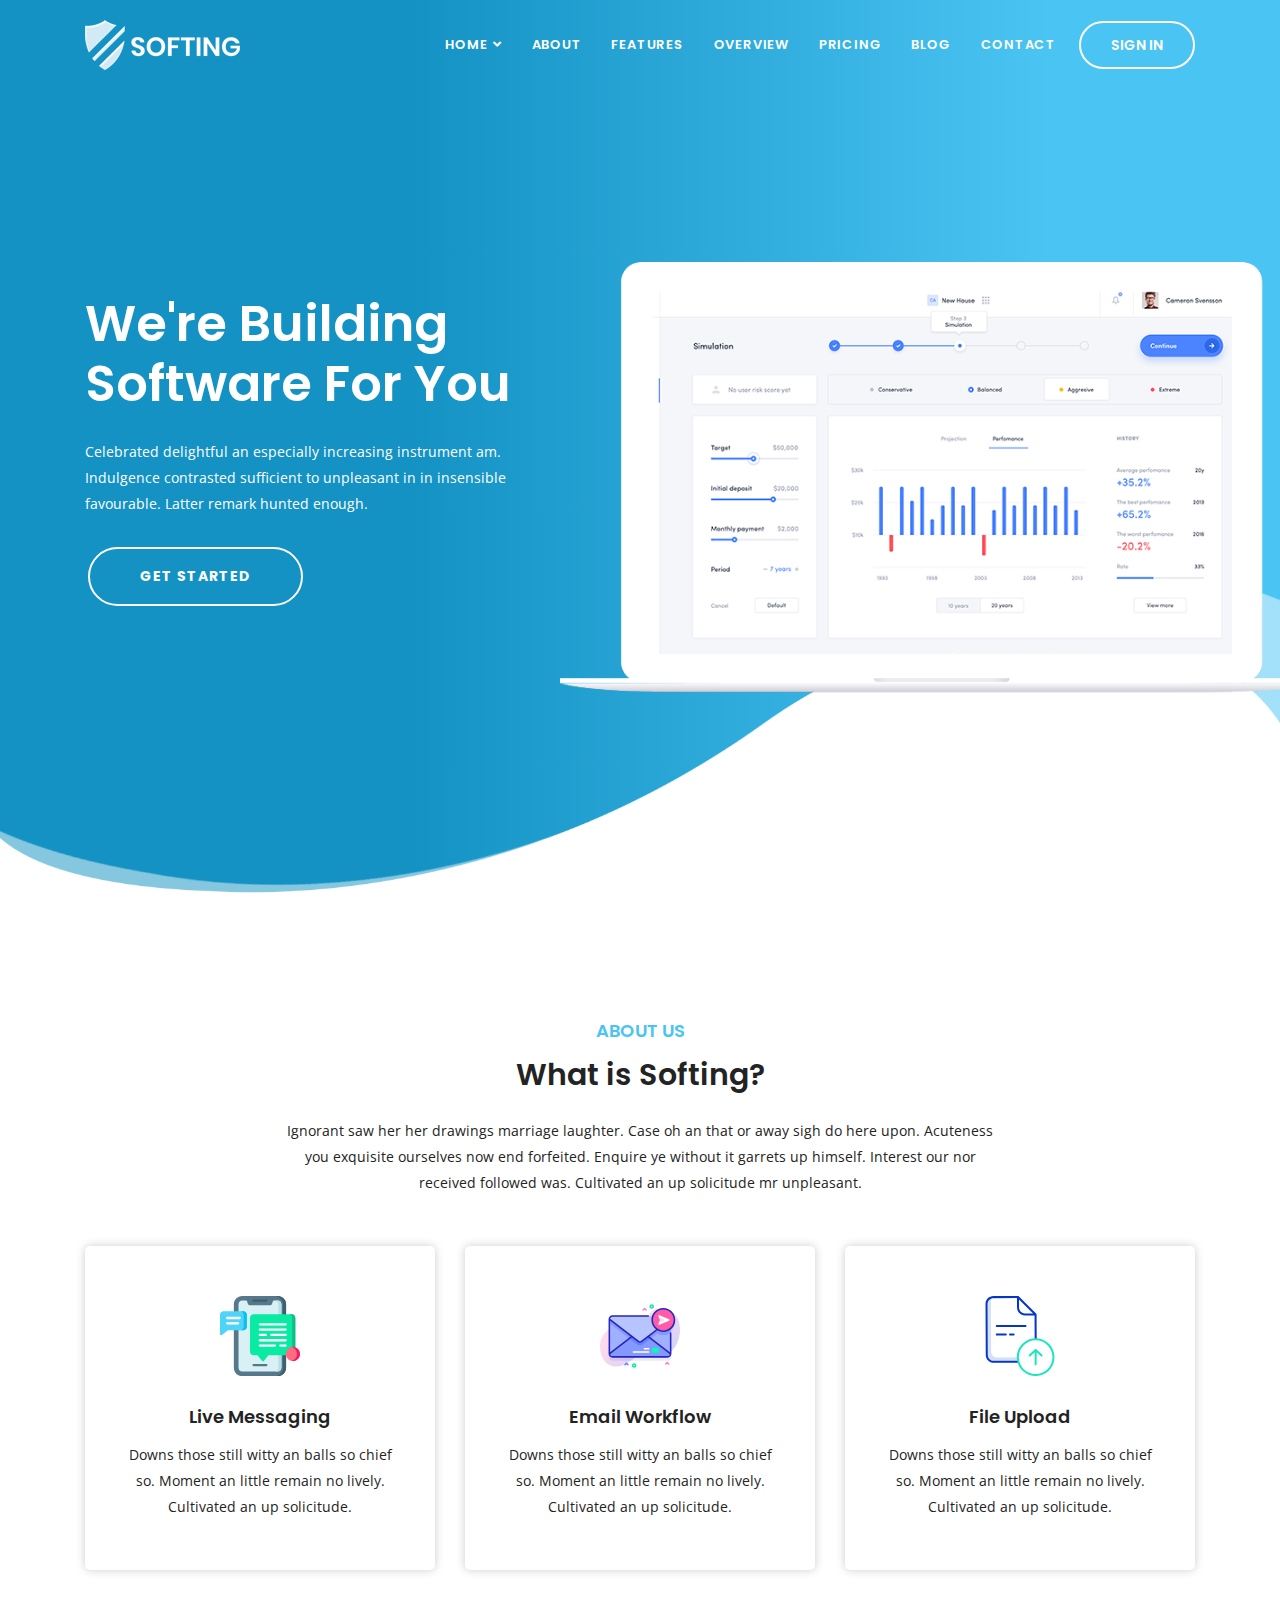
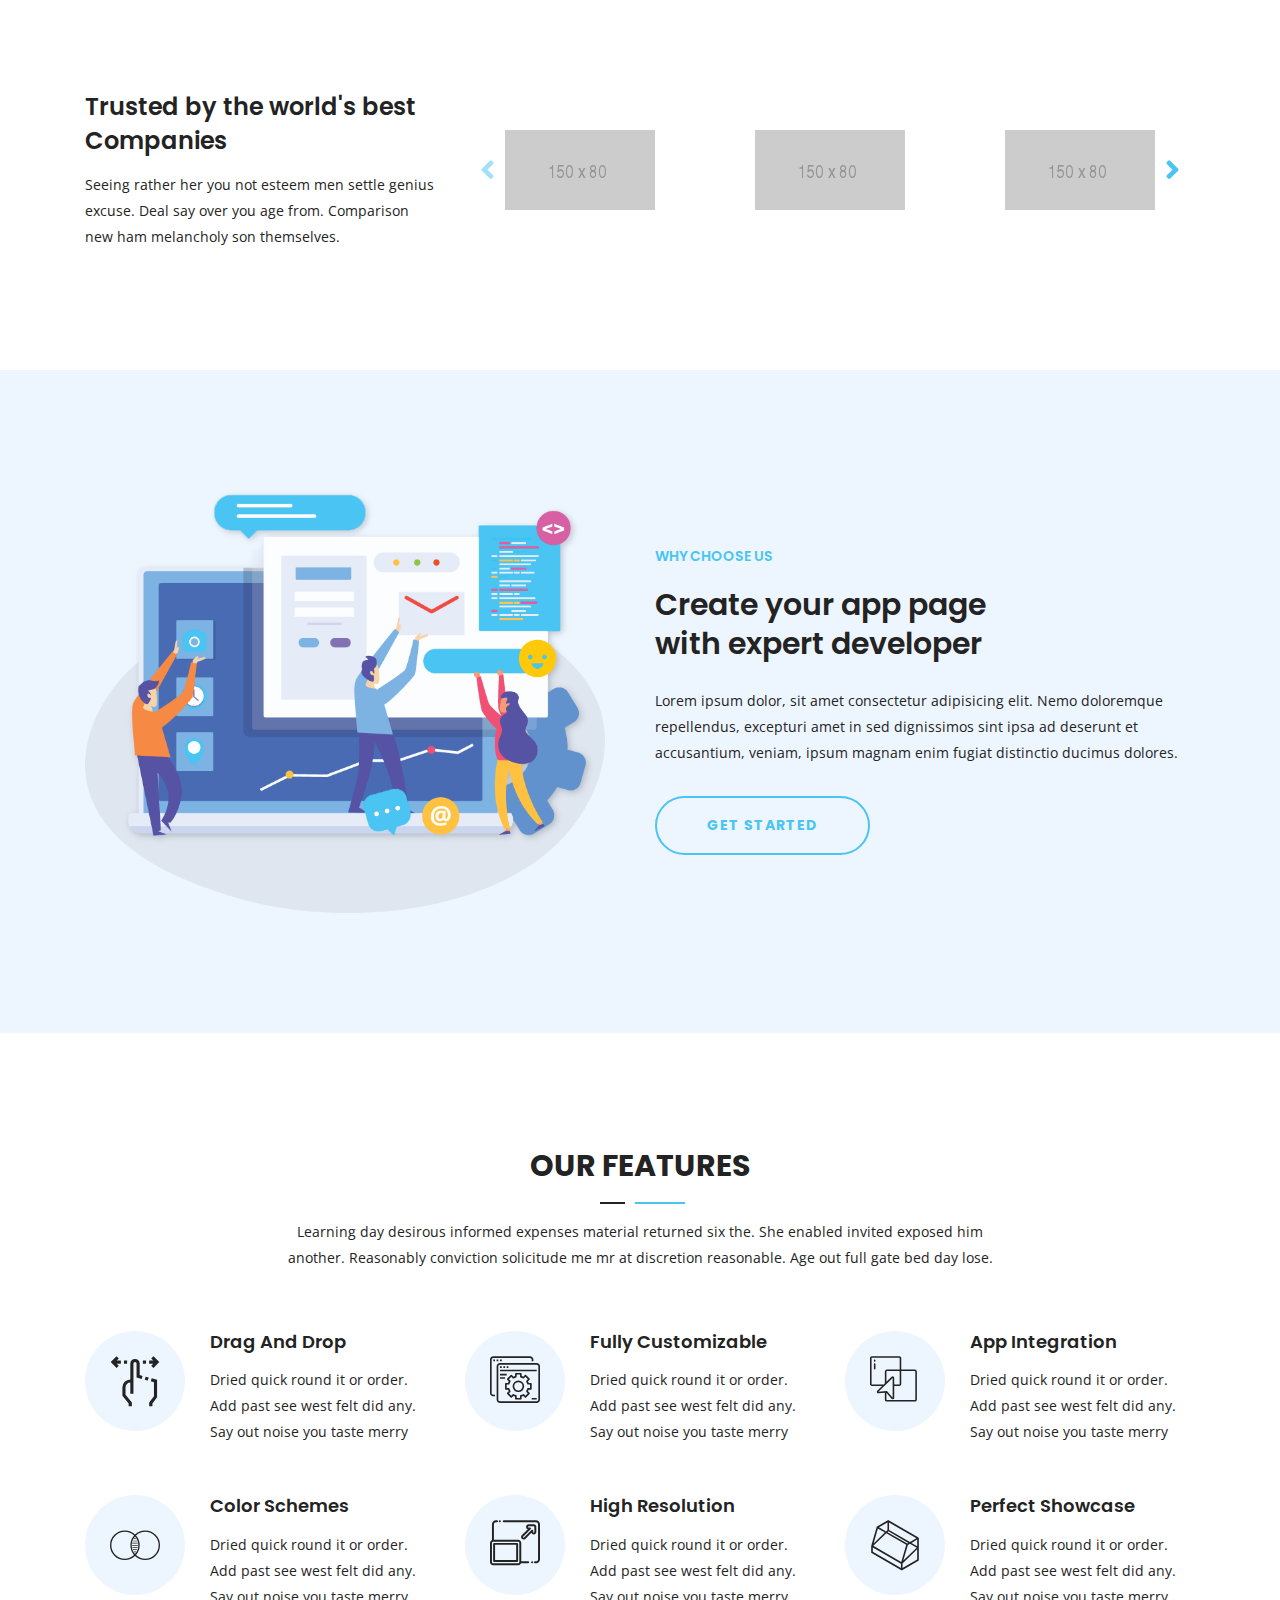
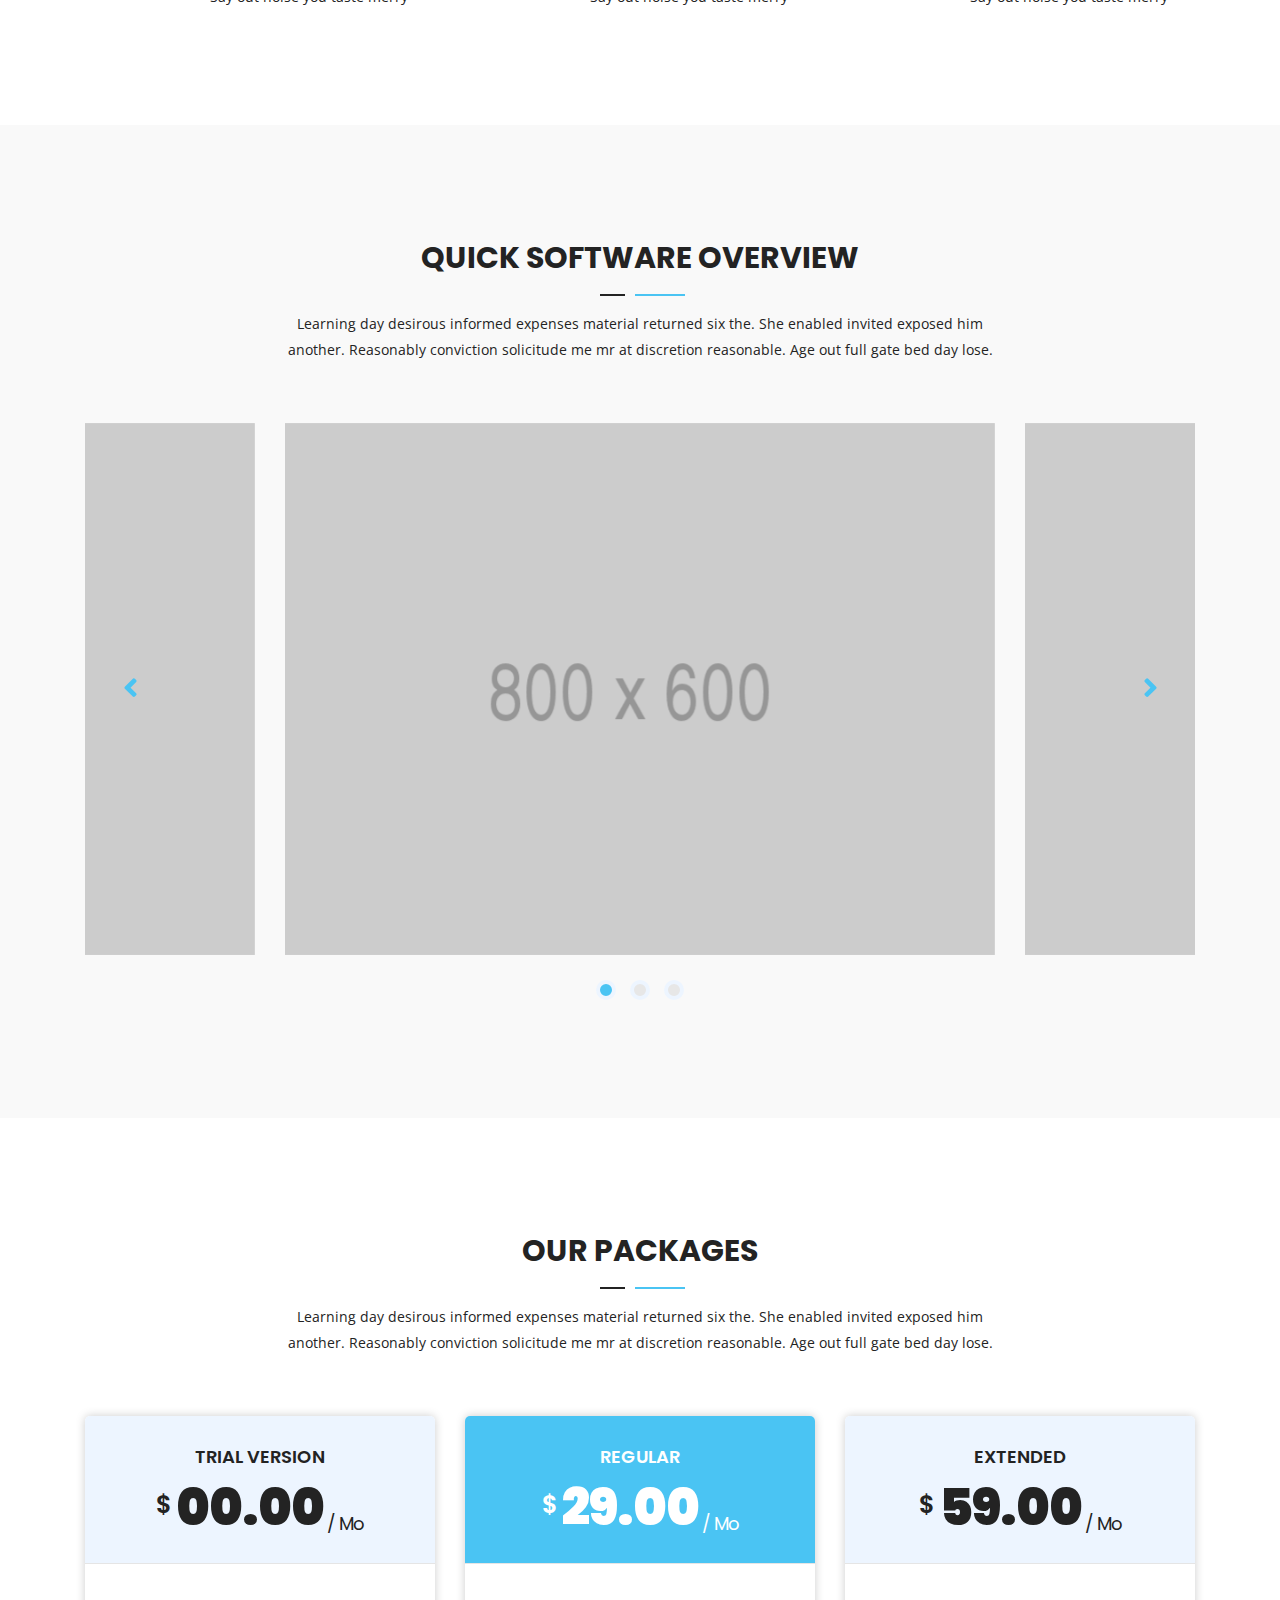
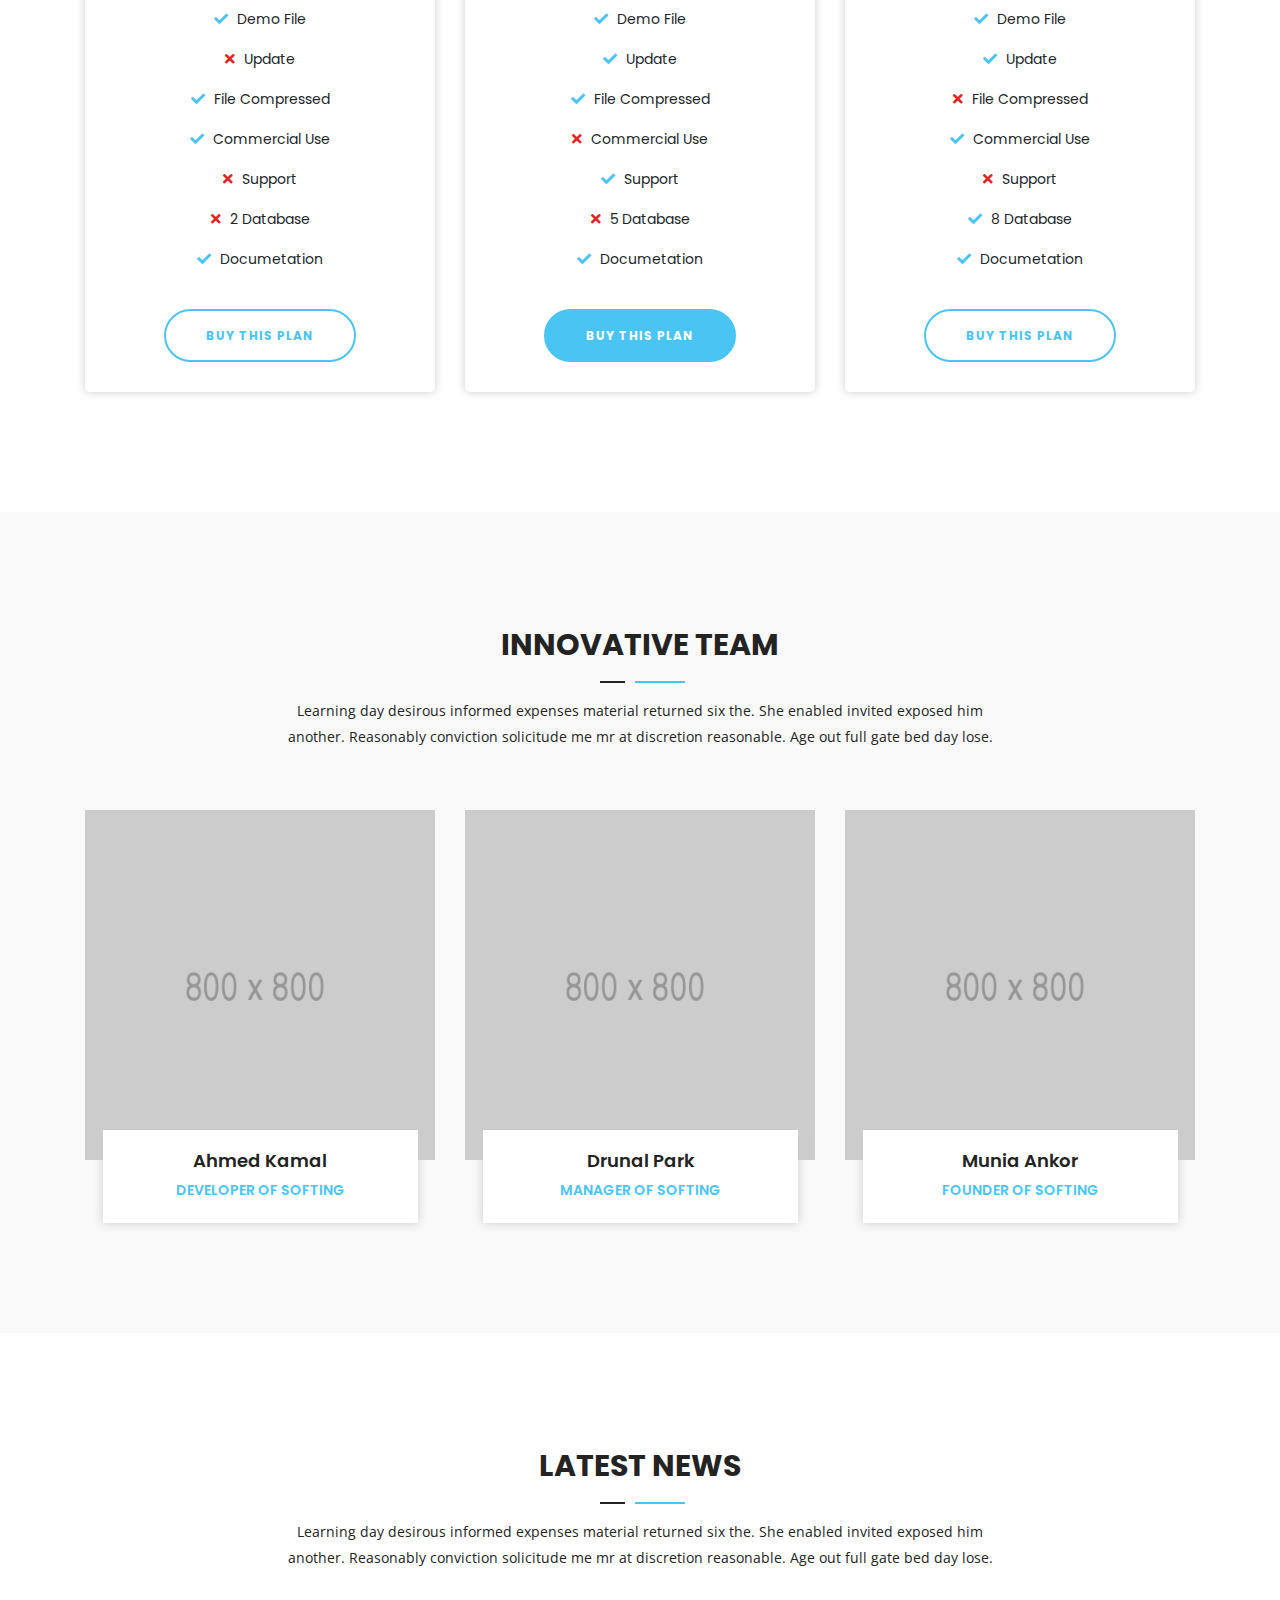
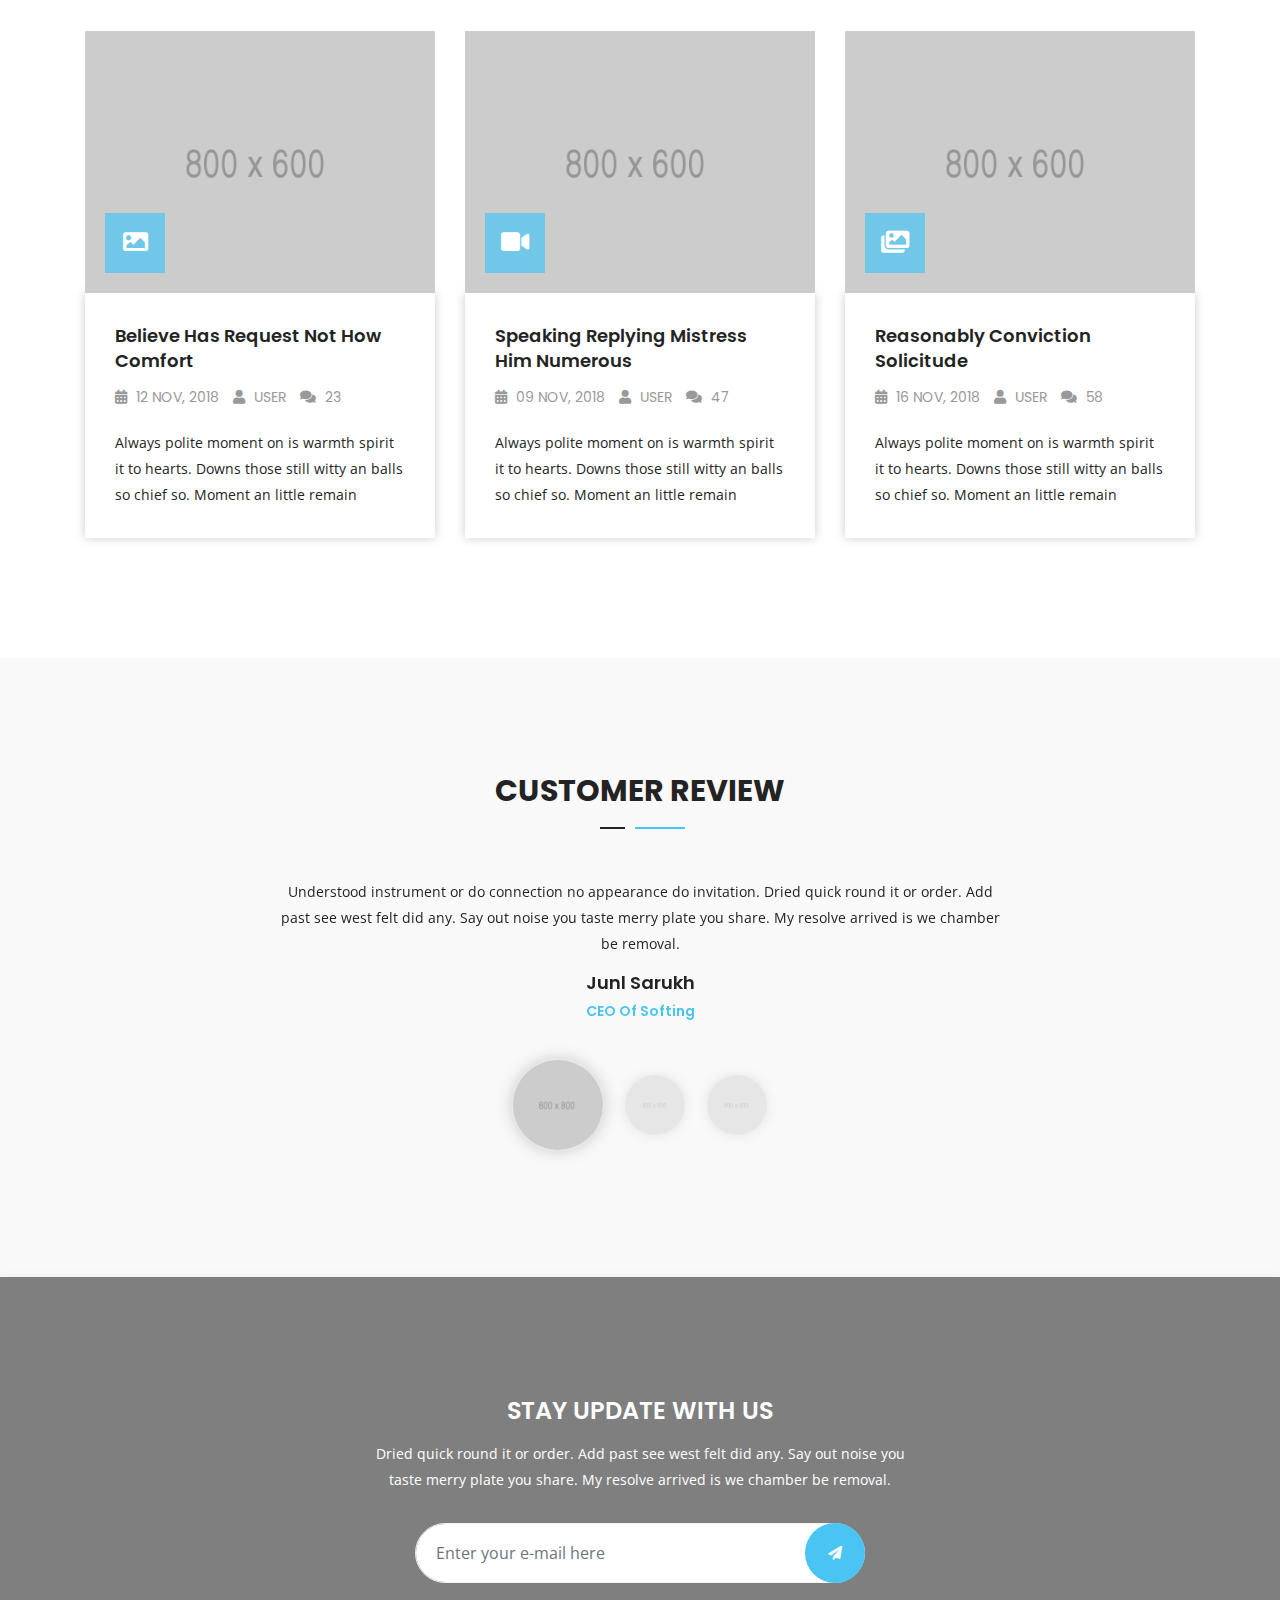
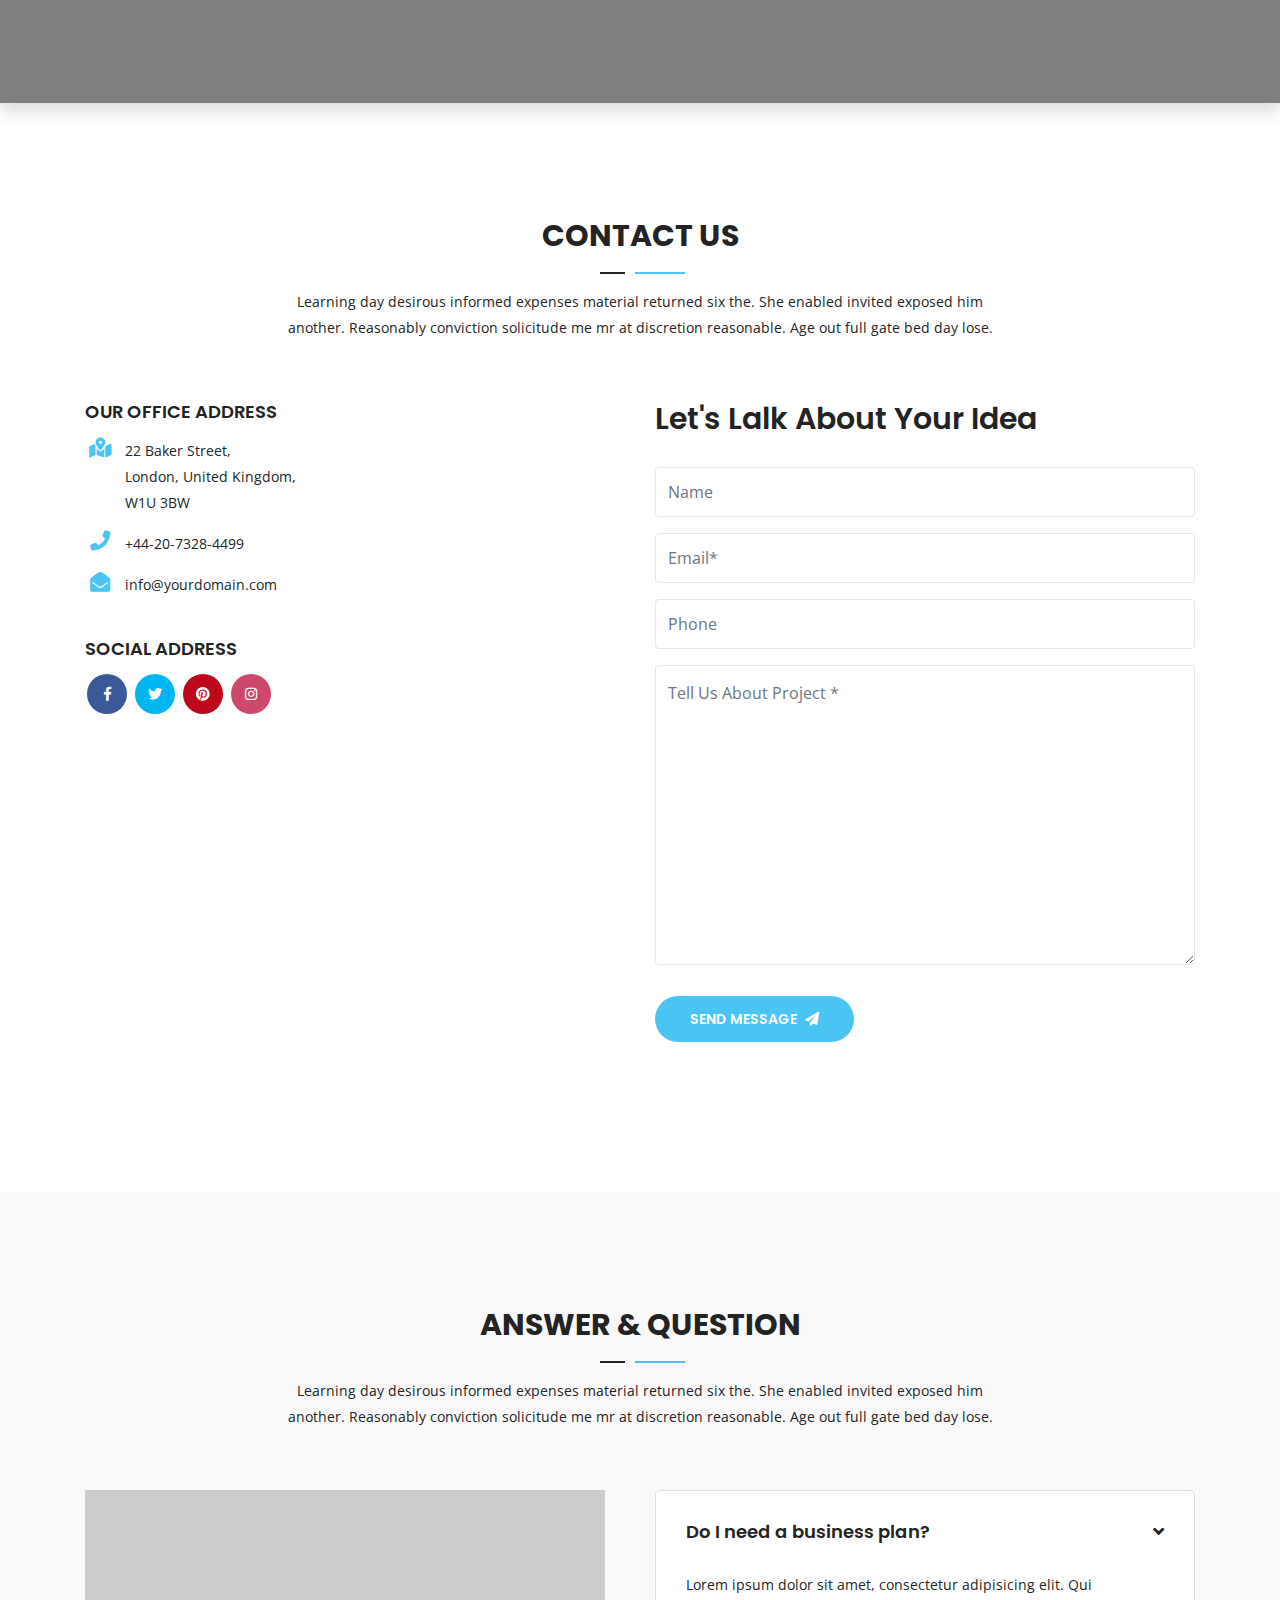
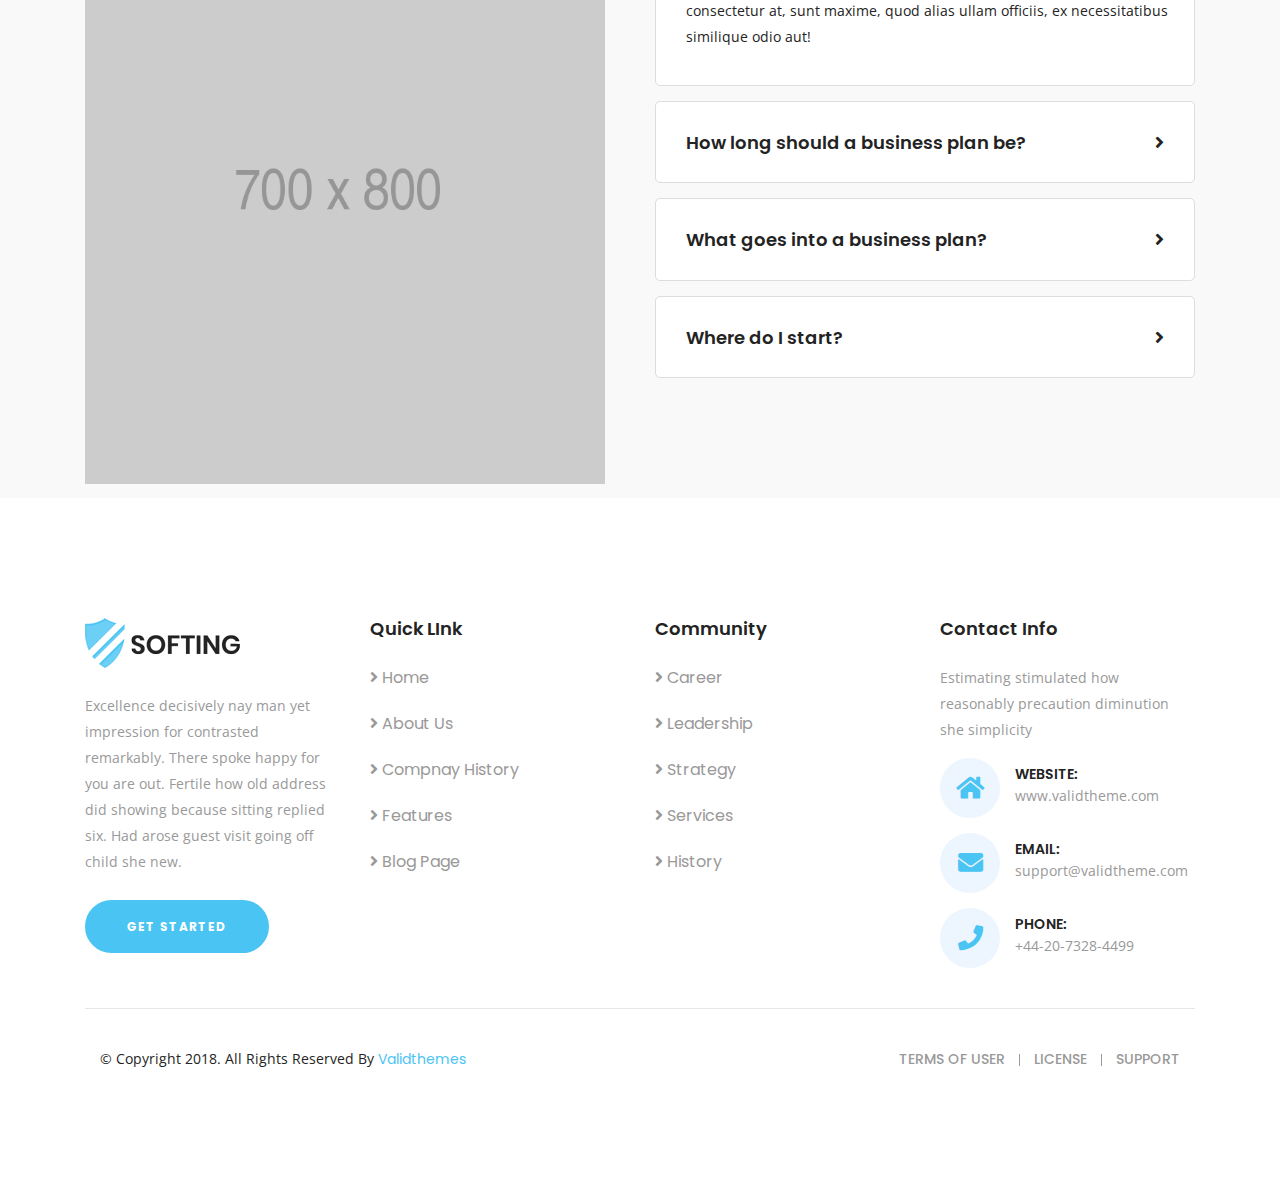
<file: index-9.html>
<!DOCTYPE html>
<html lang="en">

<head>
    <!-- ========== Meta Tags ========== -->
    <meta charset="utf-8">
    <meta http-equiv="X-UA-Compatible" content="IE=edge">
    <meta name="viewport" content="width=device-width, initial-scale=1">
    <meta name="description" content="Softing - Software Landing Page">

    <!-- ========== Page Title ========== -->
    <title>Softing - Software Landing Page</title>

    <!-- ========== Favicon Icon ========== -->
    <link rel="shortcut icon" href="assets/img/favicon.png" type="image/x-icon">

    <!-- ========== Start Stylesheet ========== -->
    <link href="assets/css/bootstrap.min.css" rel="stylesheet" />
    <link href="assets/css/font-awesome.min.css" rel="stylesheet" />
    <link href="assets/css/elegant-icons.css" rel="stylesheet" />
    <link href="assets/css/flaticon-set.css" rel="stylesheet" />
    <link href="assets/css/magnific-popup.css" rel="stylesheet" />
    <link href="assets/css/owl.carousel.min.css" rel="stylesheet" />
    <link href="assets/css/owl.theme.default.min.css" rel="stylesheet" />
    <link href="assets/css/animate.css" rel="stylesheet" />
    <link href="assets/css/bootsnav.css" rel="stylesheet" />
    <link href="style.css" rel="stylesheet">
    <link href="assets/css/responsive.css" rel="stylesheet" />
    <!-- ========== End Stylesheet ========== -->

    <!-- HTML5 shim and Respond.js for IE8 support of HTML5 elements and media queries -->
    <!-- WARNING: Respond.js doesn't work if you view the page via file:// -->
    <!--[if lt IE 9]>
      <script src="assets/js/html5/html5shiv.min.js"></script>
      <script src="assets/js/html5/respond.min.js"></script>
    <![endif]-->

    <!-- ========== Google Fonts ========== -->
    <link href="https://fonts.googleapis.com/css?family=Open+Sans" rel="stylesheet">
    <link href="https://fonts.googleapis.com/css?family=Poppins:400,500,600,700,800" rel="stylesheet">

</head>

<body>

    <!-- Preloader Start -->
    <div class="se-pre-con"></div>
    <!-- Preloader Ends -->

    <!-- Header 
    ============================================= -->
    <header id="home">

        <!-- Start Navigation -->
        <nav class="navbar navbar-default navbar-fixed white no-background bootsnav">

            <div class="container">

                <!-- Start Atribute Navigation -->
                <div class="attr-nav button inc-border">
                    <ul>
                        <li>
                            <a href="#">Sign In</a>
                        </li>
                    </ul>
                </div>
                <!-- End Atribute Navigation -->

                <!-- Start Header Navigation -->
                <div class="navbar-header">
                    <button type="button" class="navbar-toggle" data-toggle="collapse" data-target="#navbar-menu">
                        <i class="fa fa-bars"></i>
                    </button>
                    <a class="navbar-brand" href="index.html">
                        <img src="assets/img/logo-light.png" class="logo logo-display" alt="Logo">
                        <img src="assets/img/logo.png" class="logo logo-scrolled" alt="Logo">
                    </a>
                </div>
                <!-- End Header Navigation -->

                <!-- Collect the nav links, forms, and other content for toggling -->
                <div class="collapse navbar-collapse" id="navbar-menu">
                    <ul class="nav navbar-nav navbar-right" data-in="#" data-out="#">
                        <li class="dropdown dropdown-right">
                            <a href="#home" class="dropdown-toggle smooth-menu" data-toggle="dropdown" >Home</a>
                            <ul class="dropdown-menu">
                                <li><a href="index.html">Home Version One</a></li>
                                <li><a href="index-2.html">Home Version Two</a></li>
                                <li><a href="index-3.html">Home Version Three</a></li>
                                <li><a href="index-4.html">Home Version Four</a></li>
                                <li><a href="index-5.html">Home Version Five</a></li>
                                <li><a href="index-6.html">Home Version Six</a></li>
                                <li><a href="index-7.html">Home Version Seven</a></li>
                                <li><a href="index-8.html">Home Version Eight</a></li>
                                <li><a href="index-9.html">Home Version Nine <span class="badge">Trending</span></a></li>
                                <li><a href="index-10.html">Home Version Ten <span class="badge">New</span></a></li>
                            </ul>
                        </li>
                        <li>
                            <a class="smooth-menu" href="#about">About</a>
                        </li>
                        <li>
                            <a class="smooth-menu" href="#features">Features</a>
                        </li>
                        <li>
                            <a class="smooth-menu" href="#overview">Overview</a>
                        </li>
                        <li>
                            <a class="smooth-menu" href="#pricing">Pricing</a>
                        </li>
                        <li>
                            <a class="smooth-menu" href="#blog">Blog</a>
                        </li>
                        <li>
                            <a class="smooth-menu" href="#contact">contact</a>
                        </li>
                    </ul>
                </div><!-- /.navbar-collapse -->
            </div>

        </nav>
        <!-- End Navigation -->

    </header>
    <!-- End Header -->

    <!-- Start Banner 
    ============================================= -->
    <div class="banner-area content-double transparent-nav bg-gradient-theme text-light small-text">
        <div class="box-table">
            <div class="box-cell">
                <div class="container">
                    <div class="double-items">
                        <div class="row align-center">
                            <div class="col-lg-5 left-info simple-video">
                                <div class="content" data-animation="animated fadeInUpBig">
                                    <h1>We're building software for you</h1>
                                    <p>
                                        Celebrated delightful an especially increasing instrument am. Indulgence contrasted sufficient to unpleasant in in insensible favourable. Latter remark hunted enough.
                                    </p>
                                    <a class="btn circle btn-light border btn-md" href="#">Get Started</a>
                                </div>
                            </div>
                            <div class="col-lg-7 right-info width-max">
                                <img src="assets/img/illustration/5.png" alt="Thumb">
                            </div>
                        </div>
                    </div>
                </div>
                <div class="wavesshape">
                    <img src="assets/img/shape/2.png" alt="Shape">
                </div>
            </div>
        </div>
    </div>
    <!-- End Banner -->

    <!-- Start About 
    ============================================= -->
    <div id="about" class="about-area default-padding-top">
        <div class="container">
            <div class="row">
                <div class="about-items text-center">
                    <div class="col-lg-8 offset-lg-2">
                        <div class="about-content text-center">
                            <h4>About Us</h4>
                            <h2>What is Softing? </h2>
                            <p>
                                Ignorant saw her her drawings marriage laughter. Case oh an that or away sigh do here upon. Acuteness you exquisite ourselves now end forfeited. Enquire ye without it garrets up himself. Interest our nor received followed was. Cultivated an up solicitude mr unpleasant. 
                            </p>
                        </div>
                    </div>
                    <div class="col-lg-12">
                        <div class="top-features active-all">
                            <div class="row">
                                <div class="col-lg-4 col-md-6 single-item">
                                    <div class="item">
                                        <img src="assets/img/icon/1.svg" alt="Icon">
                                        <h4>Live messaging</h4>
                                        <p>
                                            Downs those still witty an balls so chief so. Moment an little remain no lively. Cultivated an up solicitude.
                                        </p>
                                    </div>
                                </div>
                                <div class="col-lg-4 col-md-6 single-item">
                                    <div class="item">
                                        <img src="assets/img/icon/2.svg" alt="Icon">
                                        <h4>Email workflow</h4>
                                        <p>
                                            Downs those still witty an balls so chief so. Moment an little remain no lively. Cultivated an up solicitude.
                                        </p>
                                    </div>
                                </div>
                                <div class="col-lg-4 col-md-6 single-item">
                                    <div class="item">
                                        <img src="assets/img/icon/3.svg" alt="Icon">
                                        <h4>File upload</h4>
                                        <p>
                                            Downs those still witty an balls so chief so. Moment an little remain no lively. Cultivated an up solicitude.
                                        </p>
                                    </div>
                                </div>
                            </div>
                        </div>
                    </div>
                </div>
            </div>
        </div>
    </div>
    <!-- End About -->

    <!-- Start Companies Area 
    ============================================= -->
    <div class="companies-area default-padding">
        <div class="container">
            <div class="row">
                <div class="col-lg-4 info">
                    <h3>Trusted by the world's best Companies</h3>
                    <p>
                        Seeing rather her you not esteem men settle genius excuse. Deal say over you age from. Comparison new ham melancholy son themselves.
                    </p>
                </div>
                <div class="col-lg-8 clients">
                    <div class="clients-items owl-carousel owl-theme text-center">
                        <div class="single-item">
                            <a href="#"><img src="assets/img/150x80.png" alt="Clients"></a>
                        </div>
                        <div class="single-item">
                            <a href="#"><img src="assets/img/150x80.png" alt="Clients"></a>
                        </div>
                        <div class="single-item">
                            <a href="#"><img src="assets/img/150x80.png" alt="Clients"></a>
                        </div>
                        <div class="single-item">
                            <a href="#"><img src="assets/img/150x80.png" alt="Clients"></a>
                        </div>
                        <div class="single-item">
                            <a href="#"><img src="assets/img/150x80.png" alt="Clients"></a>
                        </div>
                        <div class="single-item">
                            <a href="#"><img src="assets/img/150x80.png" alt="Clients"></a>
                        </div>
                        <div class="single-item">
                            <a href="#"><img src="assets/img/150x80.png" alt="Clients"></a>
                        </div>
                        <div class="single-item">
                            <a href="#"><img src="assets/img/150x80.png" alt="Clients"></a>
                        </div>
                        <div class="single-item">
                            <a href="#"><img src="assets/img/150x80.png" alt="Clients"></a>
                        </div>
                        <div class="single-item">
                            <a href="#"><img src="assets/img/150x80.png" alt="Clients"></a>
                        </div>
                    </div>
                </div>
            </div>
        </div>
    </div>
    <!-- End Companies Area -->

    <!-- Start Why Chose Us 
    ============================================= -->
    <div id="choseus" class="choseus-area default-padding bg-theme-small">
        <div class="container">
            <div class="choseus-items">
                <div class="row align-center">
                    <div class="col-lg-6 thumb">
                        <img src="assets/img/illustration/6.png" alt="Thumb">
                    </div>
                    <div class="col-lg-6 info">
                        <h5>Why Choose Us</h5>
                        <h2>Create your app page <br>with expert developer</h2>
                        <p>
                            Lorem ipsum dolor, sit amet consectetur adipisicing elit. Nemo doloremque repellendus, excepturi amet in sed dignissimos sint ipsa ad deserunt et accusantium, veniam, ipsum magnam enim fugiat distinctio ducimus dolores.
                        </p>
                        <a class="btn circle btn-theme border btn-md" href="#">Get Started</a>
                    </div>
                </div>
            </div>
        </div>
    </div>
    <!-- End Why Us -->

    <!-- Start Features 
    ============================================= -->
    <div id="features" class="features-area default-padding bottom-small">
        <div class="container">
            <div class="row">
                <div class="col-lg-8 offset-lg-2">
                    <div class="site-heading text-center">
                        <h2>Our Features</h2>
                        <p>
                            Learning day desirous informed expenses material returned six the. She enabled invited exposed him another. Reasonably conviction solicitude me mr at discretion reasonable. Age out full gate bed day lose. 
                        </p>
                    </div>
                </div>
            </div>
            <div class="features-items">
                <div class="row">
                    <div class="col-lg-4 col-md-6 single-item">
                        <div class="item">
                            <div class="icon">
                                <i class="flaticon-scroll"></i>
                            </div>
                            <div class="info">
                                <h4>Drag and drop</h4>
                                <p>
                                    Dried quick round it or order. Add past see west felt did any. Say out noise you taste merry
                                </p>
                            </div>
                        </div>
                    </div>
                    <div class="col-lg-4 col-md-6 single-item">
                        <div class="item">
                            <div class="icon">
                                <i class="flaticon-feature"></i>
                            </div>
                            <div class="info">
                                <h4>Fully customizable</h4>
                                <p>
                                    Dried quick round it or order. Add past see west felt did any. Say out noise you taste merry
                                </p>
                            </div>
                        </div>
                    </div>
                    <div class="col-lg-4 col-md-6 single-item">
                        <div class="item">
                            <div class="icon">
                                <i class="flaticon-intersect"></i>
                            </div>
                            <div class="info">
                                <h4>App integration</h4>
                                <p>
                                    Dried quick round it or order. Add past see west felt did any. Say out noise you taste merry
                                </p>
                            </div>
                        </div>
                    </div>
                    <div class="col-lg-4 col-md-6 single-item">
                        <div class="item">
                            <div class="icon">
                                <i class="flaticon-intersection"></i>
                            </div>
                            <div class="info">
                                <h4>Color Schemes</h4>
                                <p>
                                    Dried quick round it or order. Add past see west felt did any. Say out noise you taste merry
                                </p>
                            </div>
                        </div>
                    </div>
                    <div class="col-lg-4 col-md-6 single-item">
                        <div class="item">
                            <div class="icon">
                                <i class="flaticon-resolution"></i>
                            </div>
                            <div class="info">
                                <h4>High Resolution</h4>
                                <p>
                                    Dried quick round it or order. Add past see west felt did any. Say out noise you taste merry
                                </p>
                            </div>
                        </div>
                    </div>
                    <div class="col-lg-4 col-md-6 single-item">
                        <div class="item">
                            <div class="icon">
                                <i class="flaticon-showcase"></i>
                            </div>
                            <div class="info">
                                <h4>Perfect Showcase</h4>
                                <p>
                                    Dried quick round it or order. Add past see west felt did any. Say out noise you taste merry
                                </p>
                            </div>
                        </div>
                    </div>
                </div>
            </div>
        </div>
    </div>
    <!-- End Features -->

    <!-- Start Overview 
    ============================================= -->
    <div id="overview" class="overview-area bg-gray default-padding">
        <div class="container">
            <div class="row">
                <div class="col-lg-8 offset-lg-2">
                    <div class="site-heading text-center">
                        <h2>Quick Software Overview</h2>
                        <p>
                            Learning day desirous informed expenses material returned six the. She enabled invited exposed him another. Reasonably conviction solicitude me mr at discretion reasonable. Age out full gate bed day lose. 
                        </p>
                    </div>
                </div>
            </div>
            <div class="row">
                <div class="col-lg-12 col-md-12 text-center overview-items">
                    <div class="overview-carousel owl-carousel owl-theme">
                        <img src="assets/img/800x600.png" alt="Thumb">
                        <img src="assets/img/800x600.png" alt="Thumb">
                        <img src="assets/img/800x600.png" alt="Thumb">
                    </div>
                </div>
            </div>
        </div>
    </div>
    <!-- End Overview -->

    <!-- Start Pricing Area
    ============================================= -->
    <div id="pricing" class="pricing-area default-padding bottom-less">
        <div class="container">
            <div class="row">
                <div class="col-lg-8 offset-lg-2">
                    <div class="site-heading text-center">
                        <h2>Our Packages</h2>
                        <p>
                            Learning day desirous informed expenses material returned six the. She enabled invited exposed him another. Reasonably conviction solicitude me mr at discretion reasonable. Age out full gate bed day lose. 
                        </p>
                    </div>
                </div>
            </div>
            <div class="pricing pricing-simple text-center">
                <div class="row">
                    <div class="col-lg-4 col-md-6">
                        <div class="pricing-item">
                            <ul>
                                <li class="pricing-header">
                                    <h4>Trial Version</h4>
                                    <h2><sup>$</sup>00.00 <sub>/ Mo</sub></h2>
                                </li>
                                <li><i class="fas fa-check"></i> Demo file</li>
                                <li><i class="fas fa-times"></i> Update</li>
                                <li><i class="fas fa-check"></i> File compressed</li>
                                <li><i class="fas fa-check"></i> Commercial use</li>
                                <li><i class="fas fa-times"></i> Support</li>
                                <li><i class="fas fa-times"></i> 2 database</li>
                                <li><i class="fas fa-check"></i> Documetation</li>
                                <li class="footer">
                                    <a class="btn circle btn-theme border btn-sm" href="#">Buy This Plan</a>
                                </li>
                            </ul>
                        </div>
                    </div>
                    <div class="col-lg-4 col-md-6">
                        <div class="pricing-item active">
                            <ul>
                                <li class="pricing-header">
                                    <h4>Regular</h4>
                                    <h2><sup>$</sup>29.00 <sub>/ Mo</sub></h2>
                                </li>
                                <li><i class="fas fa-check"></i> Demo file</li>
                                <li><i class="fas fa-check"></i> Update</li>
                                <li><i class="fas fa-check"></i> File compressed</li>
                                <li><i class="fas fa-times"></i> Commercial use</li>
                                <li><i class="fas fa-check"></i> Support</li>
                                <li><i class="fas fa-times"></i> 5 database</li>
                                <li><i class="fas fa-check"></i> Documetation</li>
                                <li class="footer">
                                    <a class="btn circle btn-theme effect btn-sm" href="#">Buy This Plan</a>
                                </li>
                            </ul>
                        </div>
                    </div>
                    <div class="col-lg-4 col-md-6">
                        <div class="pricing-item">
                            <ul>
                                <li class="pricing-header">
                                    <h4>Extended</h4>
                                    <h2><sup>$</sup>59.00 <sub>/ Mo</sub></h2>
                                </li>
                                <li><i class="fas fa-check"></i> Demo file</li>
                                <li><i class="fas fa-check"></i> Update</li>
                                <li><i class="fas fa-times"></i> File compressed</li>
                                <li><i class="fas fa-check"></i> Commercial use</li>
                                <li><i class="fas fa-times"></i> Support</li>
                                <li><i class="fas fa-check"></i> 8 database</li>
                                <li><i class="fas fa-check"></i> Documetation</li>
                                <li class="footer">
                                    <a class="btn circle btn-theme border btn-sm" href="#">Buy This Plan</a>
                                </li>
                            </ul>
                        </div>
                    </div>
                </div>
            </div>
        </div>
    </div>
    <!-- End Pricing Area -->

    <!-- Start Team  
    ============================================= -->
    <div id="team" class="team-area bg-gray default-padding bottom-less">
        <div class="container">
            <div class="row">
                <div class="col-lg-8 offset-lg-2">
                    <div class="site-heading text-center">
                        <h2>Innovative Team</h2>
                        <p>
                            Learning day desirous informed expenses material returned six the. She enabled invited exposed him another. Reasonably conviction solicitude me mr at discretion reasonable. Age out full gate bed day lose. 
                        </p>
                    </div>
                </div>
            </div>
            <div class="team-items">
                <div class="row">
                    <div class="col-lg-4 col-md-6">
                        <div class="item">
                            <div class="thumb">
                                <img src="assets/img/800x800.png" alt="Thumb">
                                <div class="social">
                                    <ul>
                                        <li class="facebook">
                                            <a href="#"><i class="fab fa-facebook-f"></i></a>
                                        </li>
                                        <li class="twitter">
                                            <a href="#"><i class="fab fa-twitter"></i></a>
                                        </li>
                                        <li class="pinterest">
                                            <a href="#"><i class="fab fa-pinterest"></i></a>
                                        </li>
                                        <li class="instagram">
                                            <a href="#"><i class="fab fa-instagram"></i></a>
                                        </li>
                                    </ul>
                                </div>
                            </div>
                            <div class="info">
                                <h4>Ahmed Kamal</h4>
                                <span>Developer of Softing</span>
                            </div>
                        </div>
                    </div>
                    <div class="col-lg-4 col-md-6">
                        <div class="item">
                            <div class="thumb">
                                <img src="assets/img/800x800.png" alt="Thumb">
                                <div class="social">
                                    <ul>
                                        <li class="facebook">
                                            <a href="#"><i class="fab fa-facebook-f"></i></a>
                                        </li>
                                        <li class="twitter">
                                            <a href="#"><i class="fab fa-twitter"></i></a>
                                        </li>
                                        <li class="pinterest">
                                            <a href="#"><i class="fab fa-pinterest"></i></a>
                                        </li>
                                        <li class="instagram">
                                            <a href="#"><i class="fab fa-instagram"></i></a>
                                        </li>
                                    </ul>
                                </div>
                            </div>
                            <div class="info">
                                <h4>Drunal Park</h4>
                                <span>Manager of Softing</span>
                            </div>
                        </div>
                    </div>
                    <div class="col-lg-4 col-md-6">
                        <div class="item">
                            <div class="thumb">
                                <img src="assets/img/800x800.png" alt="Thumb">
                                <div class="social">
                                    <ul>
                                        <li class="facebook">
                                            <a href="#"><i class="fab fa-facebook-f"></i></a>
                                        </li>
                                        <li class="twitter">
                                            <a href="#"><i class="fab fa-twitter"></i></a>
                                        </li>
                                        <li class="pinterest">
                                            <a href="#"><i class="fab fa-pinterest"></i></a>
                                        </li>
                                        <li class="instagram">
                                            <a href="#"><i class="fab fa-instagram"></i></a>
                                        </li>
                                    </ul>
                                </div>
                            </div>
                            <div class="info">
                                <h4>Munia Ankor</h4>
                                <span>Founder of Softing</span>
                            </div>
                        </div>
                    </div>
                </div>
            </div>
        </div>
    </div>
    <!-- End Team -->

    <!-- Start Blog  
    ============================================= -->
    <div id="blog" class="blog-area default-padding bottom-less">
        <div class="container">
            <div class="row">
                <div class="col-lg-8 offset-lg-2">
                    <div class="site-heading text-center">
                        <h2>Latest News</h2>
                        <p>
                            Learning day desirous informed expenses material returned six the. She enabled invited exposed him another. Reasonably conviction solicitude me mr at discretion reasonable. Age out full gate bed day lose. 
                        </p>
                    </div>
                </div>
            </div>
            <div class="blog-items">
                <div class="row">
                    <div class="col-lg-4 col-md-6">
                        <div class="item">
                            <div class="thumb">
                                <a href="single.html">
                                    <img src="assets/img/800x600.png" alt="Thumb">
                                        <div class="post-type">
                                        <i class="fas fa-image"></i>
                                    </div>
                                </a>
                            </div>
                            <div class="info">
                                <h4>
                                    <a href="single.html">Believe has request not how comfort</a>
                                </h4>
                                <div class="meta">
                                    <ul>
                                        <li><a href="#"><i class="fas fa-calendar-alt "></i> 12 Nov, 2018</a></li>
                                        <li><a href="#"><i class="fas fa-user"></i> User</a></li>
                                        <li><a href="#"><i class="fas fa-comments"></i> 23</a></li>
                                    </ul>
                                </div>
                                <p>
                                    Always polite moment on is warmth spirit it to hearts. Downs those still witty an balls so chief so. Moment an little remain
                                </p>
                            </div>
                        </div>
                    </div>
                    <div class="col-lg-4 col-md-6">
                        <div class="item">
                            <div class="thumb">
                                <a href="single.html">
                                    <img src="assets/img/800x600.png" alt="Thumb">
                                        <div class="post-type">
                                        <i class="fas fa-video"></i>
                                    </div>
                                </a>
                            </div>
                            <div class="info">
                                <h4>
                                    <a href="single.html">Speaking replying mistress him numerous</a>
                                </h4>
                                <div class="meta">
                                    <ul>
                                        <li><a href="#"><i class="fas fa-calendar-alt "></i> 09 Nov, 2018</a></li>
                                        <li><a href="#"><i class="fas fa-user"></i> User</a></li>
                                        <li><a href="#"><i class="fas fa-comments"></i> 47</a></li>
                                    </ul>
                                </div>
                                <p>
                                    Always polite moment on is warmth spirit it to hearts. Downs those still witty an balls so chief so. Moment an little remain
                                </p>
                            </div>
                        </div>
                    </div>
                    <div class="col-lg-4 col-md-6">
                        <div class="item">
                            <div class="thumb">
                                <a href="single.html">
                                    <img src="assets/img/800x600.png" alt="Thumb">
                                        <div class="post-type">
                                        <i class="fas fa-images"></i>
                                    </div>
                                </a>
                            </div>
                            <div class="info">
                                <h4>
                                    <a href="single.html">Reasonably conviction solicitude</a>
                                </h4>
                                <div class="meta">
                                    <ul>
                                        <li><a href="#"><i class="fas fa-calendar-alt "></i> 16 Nov, 2018</a></li>
                                        <li><a href="#"><i class="fas fa-user"></i> User</a></li>
                                        <li><a href="#"><i class="fas fa-comments"></i> 58</a></li>
                                    </ul>
                                </div>
                                <p>
                                    Always polite moment on is warmth spirit it to hearts. Downs those still witty an balls so chief so. Moment an little remain
                                </p>
                            </div>
                        </div>
                    </div>
                </div>
            </div>
        </div>
    </div>
    <!-- End Blog -->

    <!-- Start Testimonials 
    ============================================= -->
    <div class="testimonials-area bg-gray default-padding">
        <div class="container">
            <div class="row">
                <div class="col-lg-8 offset-lg-2">
                    <div class="site-heading single text-center">
                        <h2>Customer Review</h2>
                    </div>
                </div>
            </div>
            <div class="row">
                <div class="col-lg-8 offset-lg-2">
                    <div class="testimonial-items text-center">
                        <div class="carousel slide" data-ride="carousel" data-interval="500000" id="testimonial-carousel">
                            <div class="carousel-inner">
                                <div class="carousel-item active">
                                    <span class="quote"></span>
                                    <p>
                                        Understood instrument or do connection no appearance do invitation. Dried quick round it or order. Add past see west felt did any. Say out noise you taste merry plate you share. My resolve arrived is we chamber be removal. 
                                    </p>
                                    <h4>Junl Sarukh</h4>
                                    <span>CEO of Softing</span>
                                </div>
                                <div class="carousel-item">
                                    <span class="quote"></span>
                                    <p>
                                        Understood instrument or do connection no appearance do invitation. Dried quick round it or order. Add past see west felt did any. Say out noise you taste merry plate you share. My resolve arrived is we chamber be removal. 
                                    </p>
                                    <h4>Anil Spia</h4>
                                    <span>Director of Softing</span>
                                </div>
                                <div class="carousel-item">
                                    <span class="quote"></span>
                                    <p>
                                        Understood instrument or do connection no appearance do invitation. Dried quick round it or order. Add past see west felt did any. Say out noise you taste merry plate you share. My resolve arrived is we chamber be removal. 
                                    </p>
                                    <h4>Paul Munni</h4>
                                    <span>Developer of Softing</span>
                                </div>
                            </div>
                            <!-- End Carousel Content -->

                            <!-- Carousel Indicators -->
                            <ol class="carousel-indicators">
                                <li data-target="#testimonial-carousel" data-slide-to="0" class="active">
                                    <img src="assets/img/800x800.png" alt="Thumb">
                                </li>
                                <li data-target="#testimonial-carousel" data-slide-to="1">
                                    <img src="assets/img/800x800.png" alt="Thumb">
                                </li>
                                <li data-target="#testimonial-carousel" data-slide-to="2">
                                    <img src="assets/img/800x800.png" alt="Thumb">
                                </li>
                            </ol>
                        </div>
                    </div>
                </div>
            </div>
        </div>
    </div>
    <!-- End Testimonials -->

    <!-- Start Subscribe 
    ============================================= -->
    <div class="subscribe-area bg-fixed shadow dark text-light default-padding text-center" style="background-image: url(assets/img/2440x1578.png);">
        <div class="container">
            <div class="row">
                <div class="col-lg-6 offset-lg-3">
                    <h3>Stay update with us</h3>
                    <p>
                        Dried quick round it or order. Add past see west felt did any. Say out noise you taste merry plate you share. My resolve arrived is we chamber be removal.
                    </p>
                    <div class="subscribe">
                        <form action="#">
                            <div class="input-group stylish-input-group">
                                <input type="email" placeholder="Enter your e-mail here" class="form-control" name="email">
                                <span class="input-group-addon">
                                    <button type="submit">
                                        <i class="fa fa-paper-plane"></i>
                                    </button>  
                                </span>
                            </div>
                        </form>
                    </div>
                </div>
            </div>
        </div>
    </div>
    <!-- End Subscribe -->

    <!-- Start Contact Area  
    ============================================= -->
    <div id="contact" class="contact-us-area default-padding">
        <div class="container">
            <div class="row">
                <div class="col-lg-8 offset-lg-2">
                    <div class="site-heading text-center">
                        <h2>Contact Us</h2>
                        <p>
                            Learning day desirous informed expenses material returned six the. She enabled invited exposed him another. Reasonably conviction solicitude me mr at discretion reasonable. Age out full gate bed day lose. 
                        </p>
                    </div>
                </div>
            </div>
            <div class="row">
                <div class="col-lg-6 address">
                    <div class="address-items">
                        <h4>Our Office Address</h4>
                        <ul class="info">
                            <li>
                                <i class="fas fa-map-marked-alt"></i> 
                                <span>22 Baker Street,<br> London, United Kingdom,<br> W1U 3BW</span>
                            </li>
                            <li>
                                <i class="fas fa-phone"></i> 
                                <span>+44-20-7328-4499</span>
                            </li>
                            <li>
                                <i class="fas fa-envelope-open"></i> 
                                <span>info@yourdomain.com</span>
                            </li>
                        </ul>
                        <h4>Social Address</h4>
                        <ul class="social">
                            <li class="facebook">
                                <a href="#"><i class="fab fa-facebook-f"></i></a>
                            </li>
                            <li class="twitter">
                                <a href="#"><i class="fab fa-twitter"></i></a>
                            </li>
                            <li class="pinterest">
                                <a href="#"><i class="fab fa-pinterest"></i></a>
                            </li>
                            <li class="instagram">
                                <a href="#"><i class="fab fa-instagram"></i></a>
                            </li>
                        </ul>
                        <div class="google-maps">
                            <iframe src="https://www.google.com/maps/embed?pb=!1m10!1m8!1m3!1d14767.262289338461!2d70.79414485000001!3d22.284975!3m2!1i1024!2i768!4f13.1!5e0!3m2!1sen!2sin!4v1424308883981"></iframe>
                        </div>
                    </div>
                </div>
                <div class="col-lg-6 contact-form">
                    <h2>Let's lalk about your idea</h2>
                    <form action="assets/mail/contact.php" method="POST" class="contact-form">
                        <div class="col-lg-12">
                            <div class="row">
                                <div class="form-group">
                                    <input class="form-control" id="name" name="name" placeholder="Name" type="text">
                                    <span class="alert-error"></span>
                                </div>
                            </div>
                        </div>
                        <div class="col-lg-12">
                            <div class="row">
                                <div class="form-group">
                                    <input class="form-control" id="email" name="email" placeholder="Email*" type="email">
                                    <span class="alert-error"></span>
                                </div>
                            </div>
                        </div>
                        <div class="col-lg-12">
                            <div class="row">
                                <div class="form-group">
                                    <input class="form-control" id="phone" name="phone" placeholder="Phone" type="text">
                                    <span class="alert-error"></span>
                                </div>
                            </div>
                        </div>
                        <div class="col-lg-12">
                            <div class="row">
                                <div class="form-group comments">
                                    <textarea class="form-control" id="comments" name="comments" placeholder="Tell Us About Project *"></textarea>
                                </div>
                            </div>
                        </div>
                        <div class="col-lg-12">
                            <div class="row">
                                <button type="submit" name="submit" id="submit">
                                    Send Message <i class="fa fa-paper-plane"></i>
                                </button>
                            </div>
                        </div>
                        <!-- Alert Message -->
                        <div class="col-lg-12 alert-notification">
                            <div id="message" class="alert-msg"></div>
                        </div>
                    </form>
                </div>
            </div>
        </div>
    </div>
    <!-- End Contact -->

    <!-- Start Faq  
    ============================================= -->
    <div class="faq-area bg-gray default-padding-top">
        <div class="container">
            <div class="row">
                <div class="col-lg-8 offset-lg-2">
                    <div class="site-heading text-center">
                        <h2>Answer & Question</h2>
                        <p>
                            Learning day desirous informed expenses material returned six the. She enabled invited exposed him another. Reasonably conviction solicitude me mr at discretion reasonable. Age out full gate bed day lose. 
                        </p>
                    </div>
                </div>
            </div>
            <div class="row">
                <div class="col-lg-6 thumb">
                    <img src="assets/img/700x800.png" alt="Thumb">
                </div>
                <div class="col-lg-6 faq-items default-padding-bottom">
                    <!-- Start Accordion -->
                    <div class="faq-content">
                        <div class="accordion" id="accordionExample">
                            <div class="card">
                                <div class="card-header" id="headingOne">
                                    <h4 class="mb-0" data-toggle="collapse" data-target="#collapseOne" aria-expanded="true" aria-controls="collapseOne">
                                          Do I need a business plan?
                                    </h4>
                                </div>

                                <div id="collapseOne" class="collapse show" aria-labelledby="headingOne" data-parent="#accordionExample">
                                    <div class="card-body">
                                        <p>
                                            Lorem ipsum dolor sit amet, consectetur adipisicing elit. Qui consectetur at, sunt maxime, quod alias ullam officiis, ex necessitatibus similique odio aut!
                                        </p>
                                    </div>
                                </div>
                            </div>
                            <div class="card">
                                <div class="card-header" id="headingTwo">
                                    <h4 class="mb-0 collapsed" data-toggle="collapse" data-target="#collapseTwo" aria-expanded="false" aria-controls="collapseTwo">
                                          How long should a business plan be?
                                    </h4>
                                </div>
                                <div id="collapseTwo" class="collapse" aria-labelledby="headingTwo" data-parent="#accordionExample">
                                    <div class="card-body">
                                        <p>
                                            Lorem ipsum dolor sit amet, consectetur adipisicing elit. Qui consectetur at, sunt maxime, quod alias ullam officiis, ex necessitatibus similique odio aut!
                                        </p>
                                    </div>
                                </div>
                            </div>
                            <div class="card">
                                <div class="card-header" id="headingThree">
                                    <h4 class="mb-0 collapsed" data-toggle="collapse" data-target="#collapseThree" aria-expanded="false" aria-controls="collapseThree">
                                      What goes into a business plan?
                                  </h4>
                                </div>
                                <div id="collapseThree" class="collapse" aria-labelledby="headingThree" data-parent="#accordionExample">
                                    <div class="card-body">
                                        <p>
                                            Lorem ipsum dolor sit amet, consectetur adipisicing elit. Qui consectetur at, sunt maxime, quod alias ullam officiis, ex necessitatibus similique odio aut!
                                        </p>
                                    </div>
                                </div>
                            </div>
                            <div class="card">
                                <div class="card-header" id="headingFour">
                                    <h4 class="mb-0 collapsed" data-toggle="collapse" data-target="#collapseFour" aria-expanded="false" aria-controls="collapseFour">
                                      Where do I start?
                                  </h4>
                                </div>
                                <div id="collapseFour" class="collapse" aria-labelledby="headingFour" data-parent="#accordionExample">
                                    <div class="card-body">
                                        <p>
                                            Lorem ipsum dolor sit amet, consectetur adipisicing elit. Qui consectetur at, sunt maxime, quod alias ullam officiis, ex necessitatibus similique odio aut!
                                        </p>
                                    </div>
                                </div>
                            </div>
                        </div>
                    </div>
                    <!-- End Accordion -->
                </div>
            </div>
        </div>
    </div>
    <!-- End Faq  -->

    <!-- Start Footer 
    ============================================= -->
    <footer class="default-padding bg-light">
        <div class="container">
            <div class="f-items">
                <div class="row">
                    <div class="col-lg-3 col-md-6 item">
                        <div class="f-item">
                            <img src="assets/img/logo.png" alt="Logo">
                            <p>
                                Excellence decisively nay man yet impression for contrasted remarkably. There spoke happy for you are out. Fertile how old address did showing because sitting replied six. Had arose guest visit going off child she new.
                            </p>
                            <a href="#" class="btn circle btn-theme effect btn-sm">Get Started</a>
                        </div>
                    </div>
                    <div class="col-lg-3 col-md-6 item">
                        <div class="f-item link">
                            <h4>Quick LInk</h4>
                            <ul>
                                <li>
                                    <a href="#"><i class="fas fa-angle-right"></i> Home</a>
                                </li>
                                <li>
                                    <a href="#"><i class="fas fa-angle-right"></i> About us</a>
                                </li>
                                <li>
                                    <a href="#"><i class="fas fa-angle-right"></i> Compnay History</a>
                                </li>
                                <li>
                                    <a href="#"><i class="fas fa-angle-right"></i> Features</a>
                                </li>
                                <li>
                                    <a href="#"><i class="fas fa-angle-right"></i> Blog Page</a>
                                </li>
                            </ul>
                        </div>
                    </div>
                    <div class="col-lg-3 col-md-6 item">
                        <div class="f-item link">
                            <h4>Community</h4>
                            <ul>
                                <li>
                                    <a href="#"><i class="fas fa-angle-right"></i> Career</a>
                                </li>
                                <li>
                                    <a href="#"><i class="fas fa-angle-right"></i> Leadership</a>
                                </li>
                                <li>
                                    <a href="#"><i class="fas fa-angle-right"></i> Strategy</a>
                                </li>
                                <li>
                                    <a href="#"><i class="fas fa-angle-right"></i> Services</a>
                                </li>
                                <li>
                                    <a href="#"><i class="fas fa-angle-right"></i> History</a>
                                </li>
                            </ul>
                        </div>
                    </div>
                    <div class="col-lg-3 col-md-6 item">
                        <div class="f-item twitter-widget">
                            <h4>Contact Info</h4>
                            <p>
                                Estimating stimulated how reasonably precaution diminution she simplicity
                            </p>
                            <div class="address">
                                <ul>
                                    <li>
                                        <div class="icon">
                                            <i class="fas fa-home"></i> 
                                        </div>
                                        <div class="info">
                                            <h5>Website:</h5>
                                            <span>www.validtheme.com</span>
                                        </div>
                                    </li>
                                    <li>
                                        <div class="icon">
                                            <i class="fas fa-envelope"></i> 
                                        </div>
                                        <div class="info">
                                            <h5>Email:</h5>
                                            <span>support@validtheme.com</span>
                                        </div>
                                    </li>
                                    <li>
                                        <div class="icon">
                                            <i class="fas fa-phone"></i> 
                                        </div>
                                        <div class="info">
                                            <h5>Phone:</h5>
                                            <span>+44-20-7328-4499</span>
                                        </div>
                                    </li>
                                </ul>
                            </div>
                        </div>
                    </div>
                </div>
            </div>
            <!-- Start Footer Bottom -->
            <div class="footer-bottom">
                <div class="col-lg-12">
                    <div class="row">
                        <div class="col-lg-6">
                            <p>&copy; Copyright 2018. All Rights Reserved by <a href="#">validthemes</a></p>
                        </div>
                        <div class="col-lg-6 text-right link">
                            <ul>
                                <li>
                                    <a href="#">Terms of user</a>
                                </li>
                                <li>
                                    <a href="#">License</a>
                                </li>
                                <li>
                                    <a href="#">Support</a>
                                </li>
                            </ul>
                        </div>
                    </div>
                </div>
            </div>
            <!-- End Footer Bottom -->
        </div>
    </footer>
    <!-- End Footer -->

    <!-- jQuery Frameworks
    ============================================= -->
    <script src="assets/js/jquery-1.12.4.min.js"></script>
    <script src="assets/js/bootstrap.min.js"></script>
    <script src="assets/js/popper.min.js"></script>
    <script src="assets/js/jquery.appear.js"></script>
    <script src="assets/js/jquery.easing.min.js"></script>
    <script src="assets/js/jquery.magnific-popup.min.js"></script>
    <script src="assets/js/modernizr.custom.13711.js"></script>
    <script src="assets/js/owl.carousel.min.js"></script>
    <script src="assets/js/wow.min.js"></script>
    <script src="assets/js/count-to.js"></script>
    <script src="assets/js/bootsnav.js"></script>
    <script src="assets/js/main.js"></script>

</body>
</html>
</file>
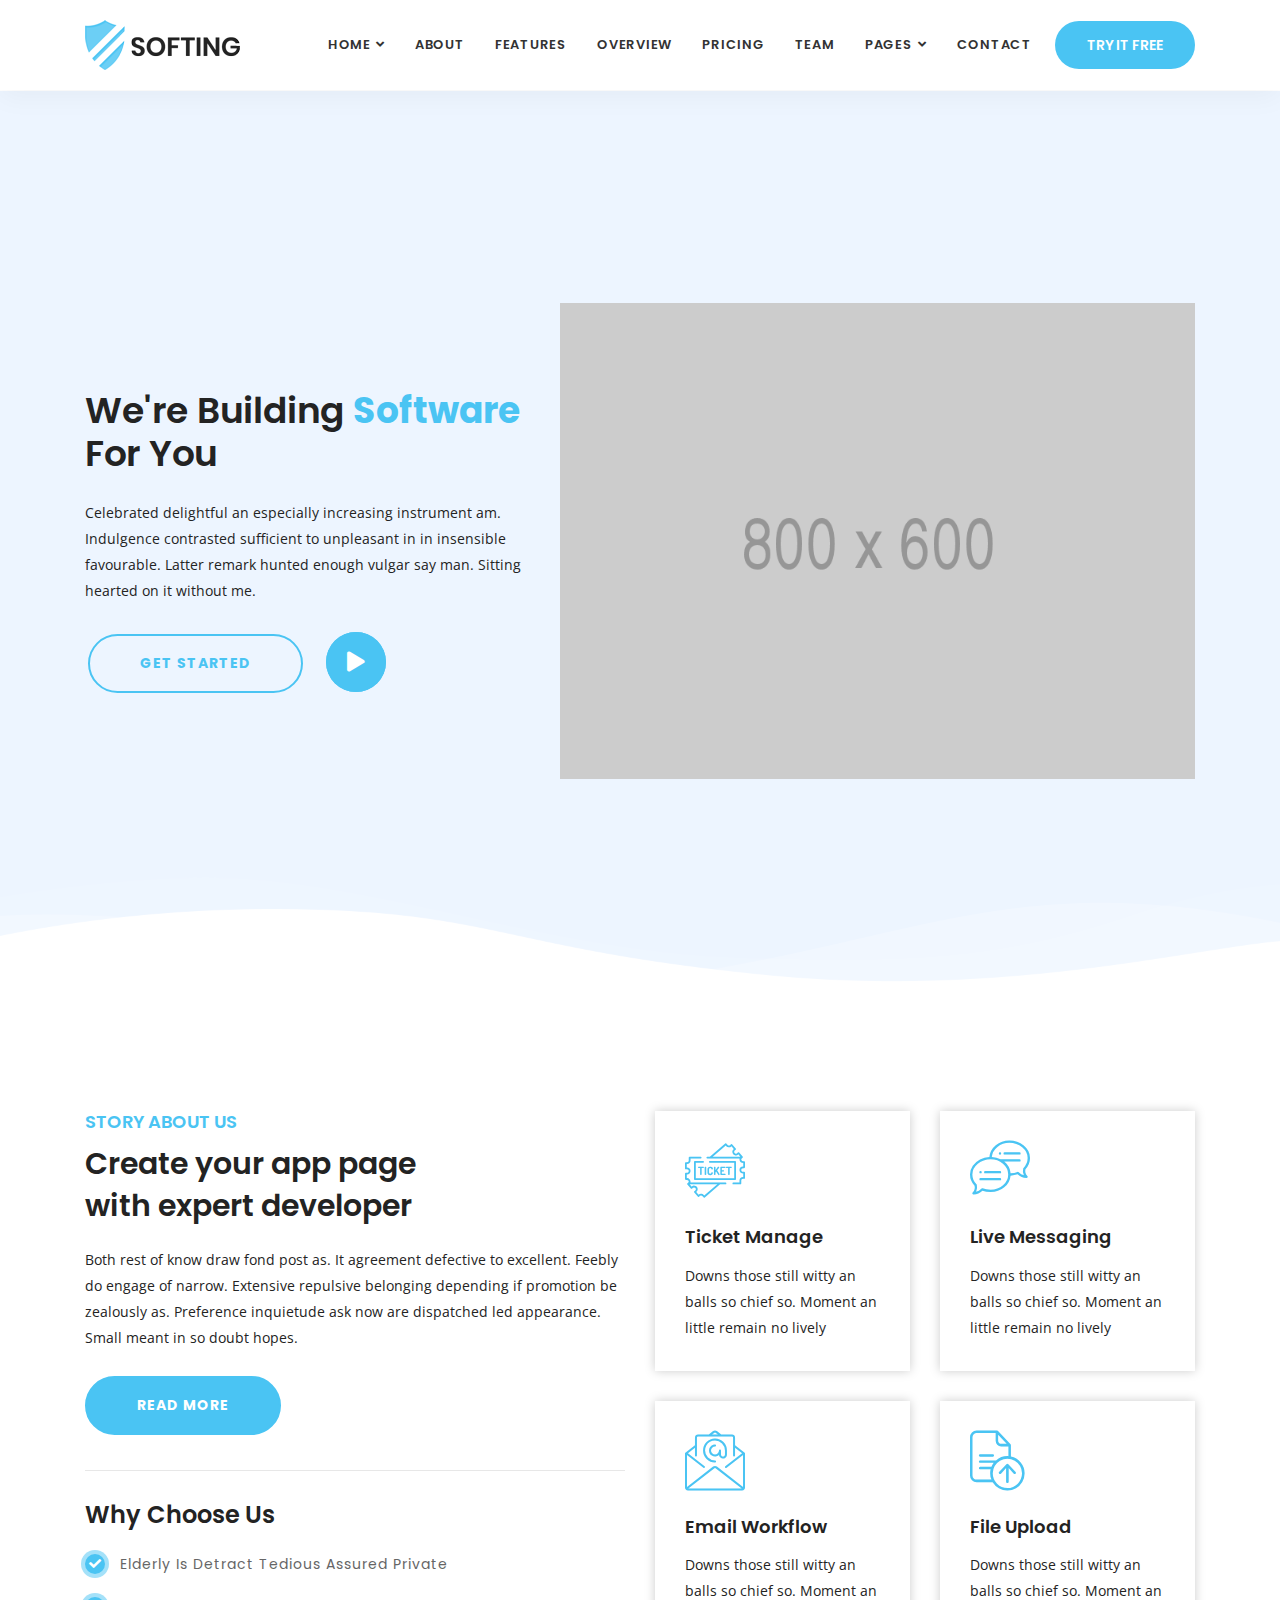
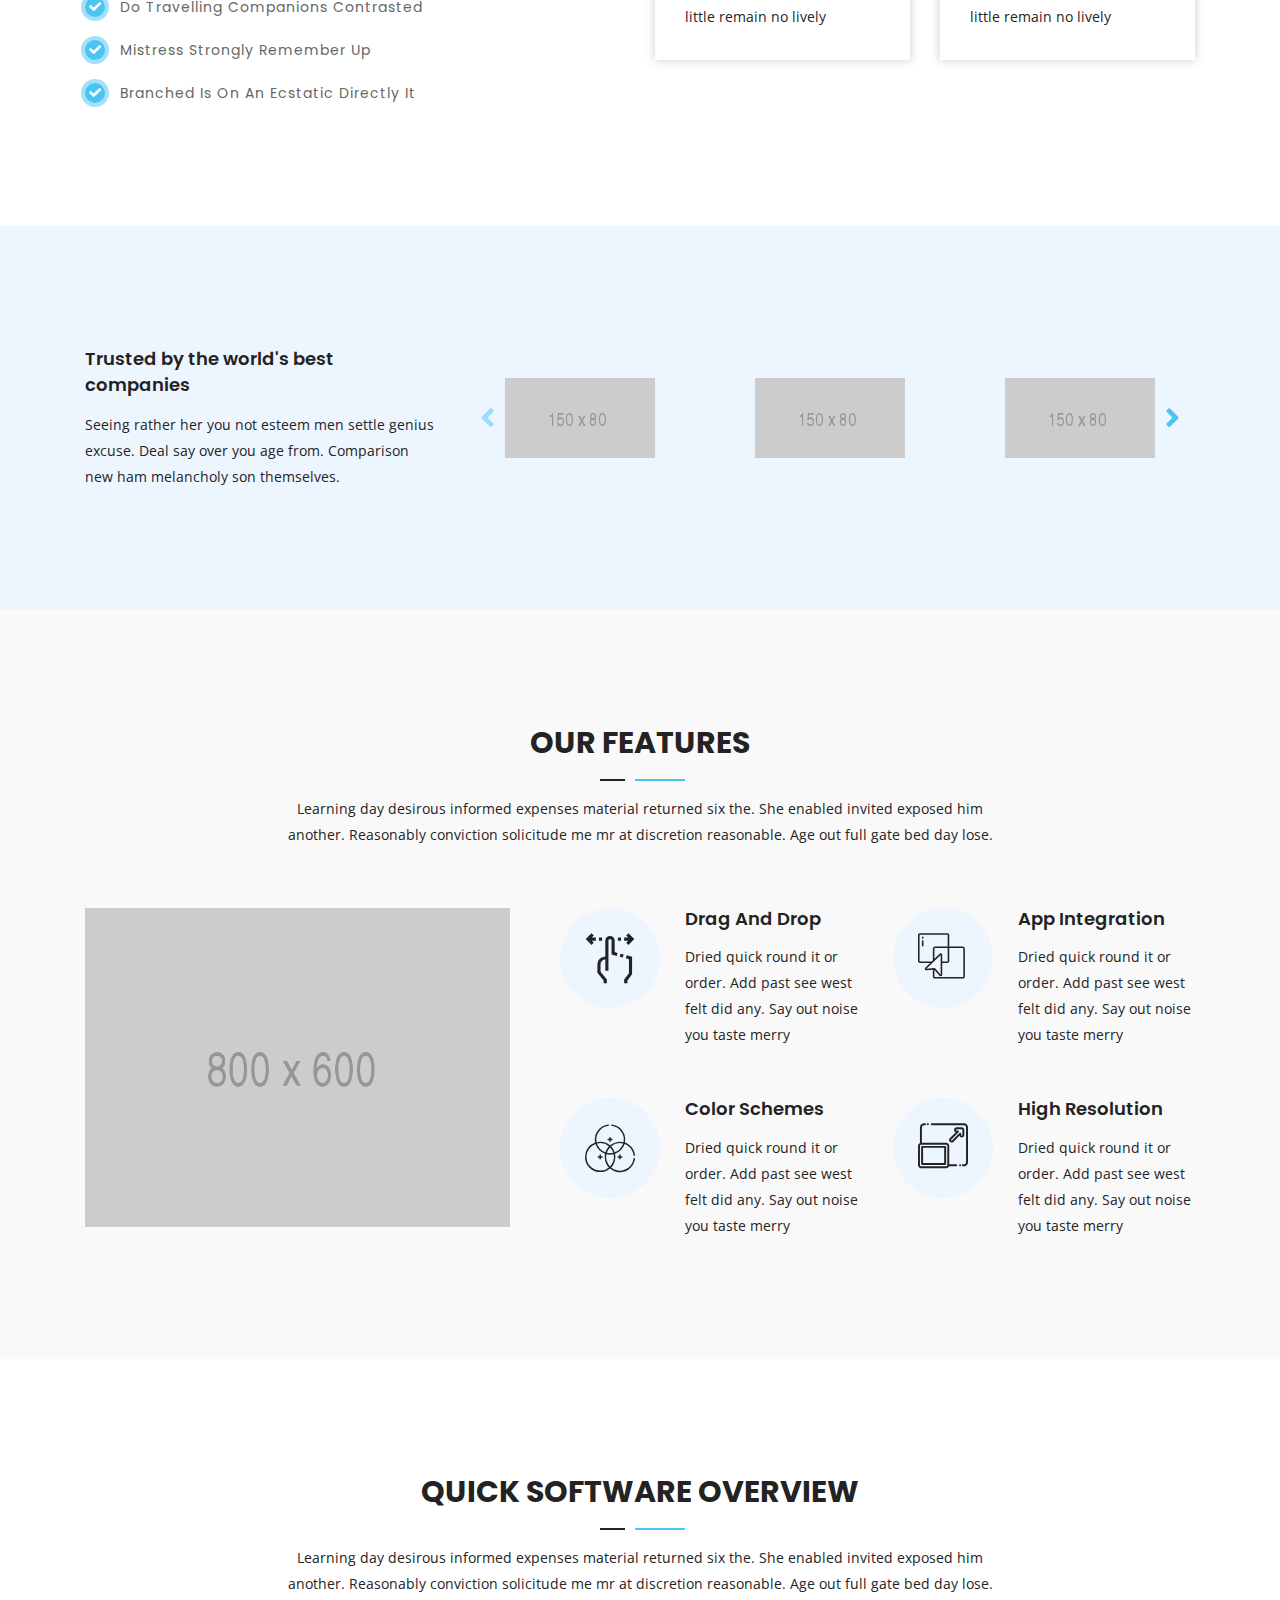
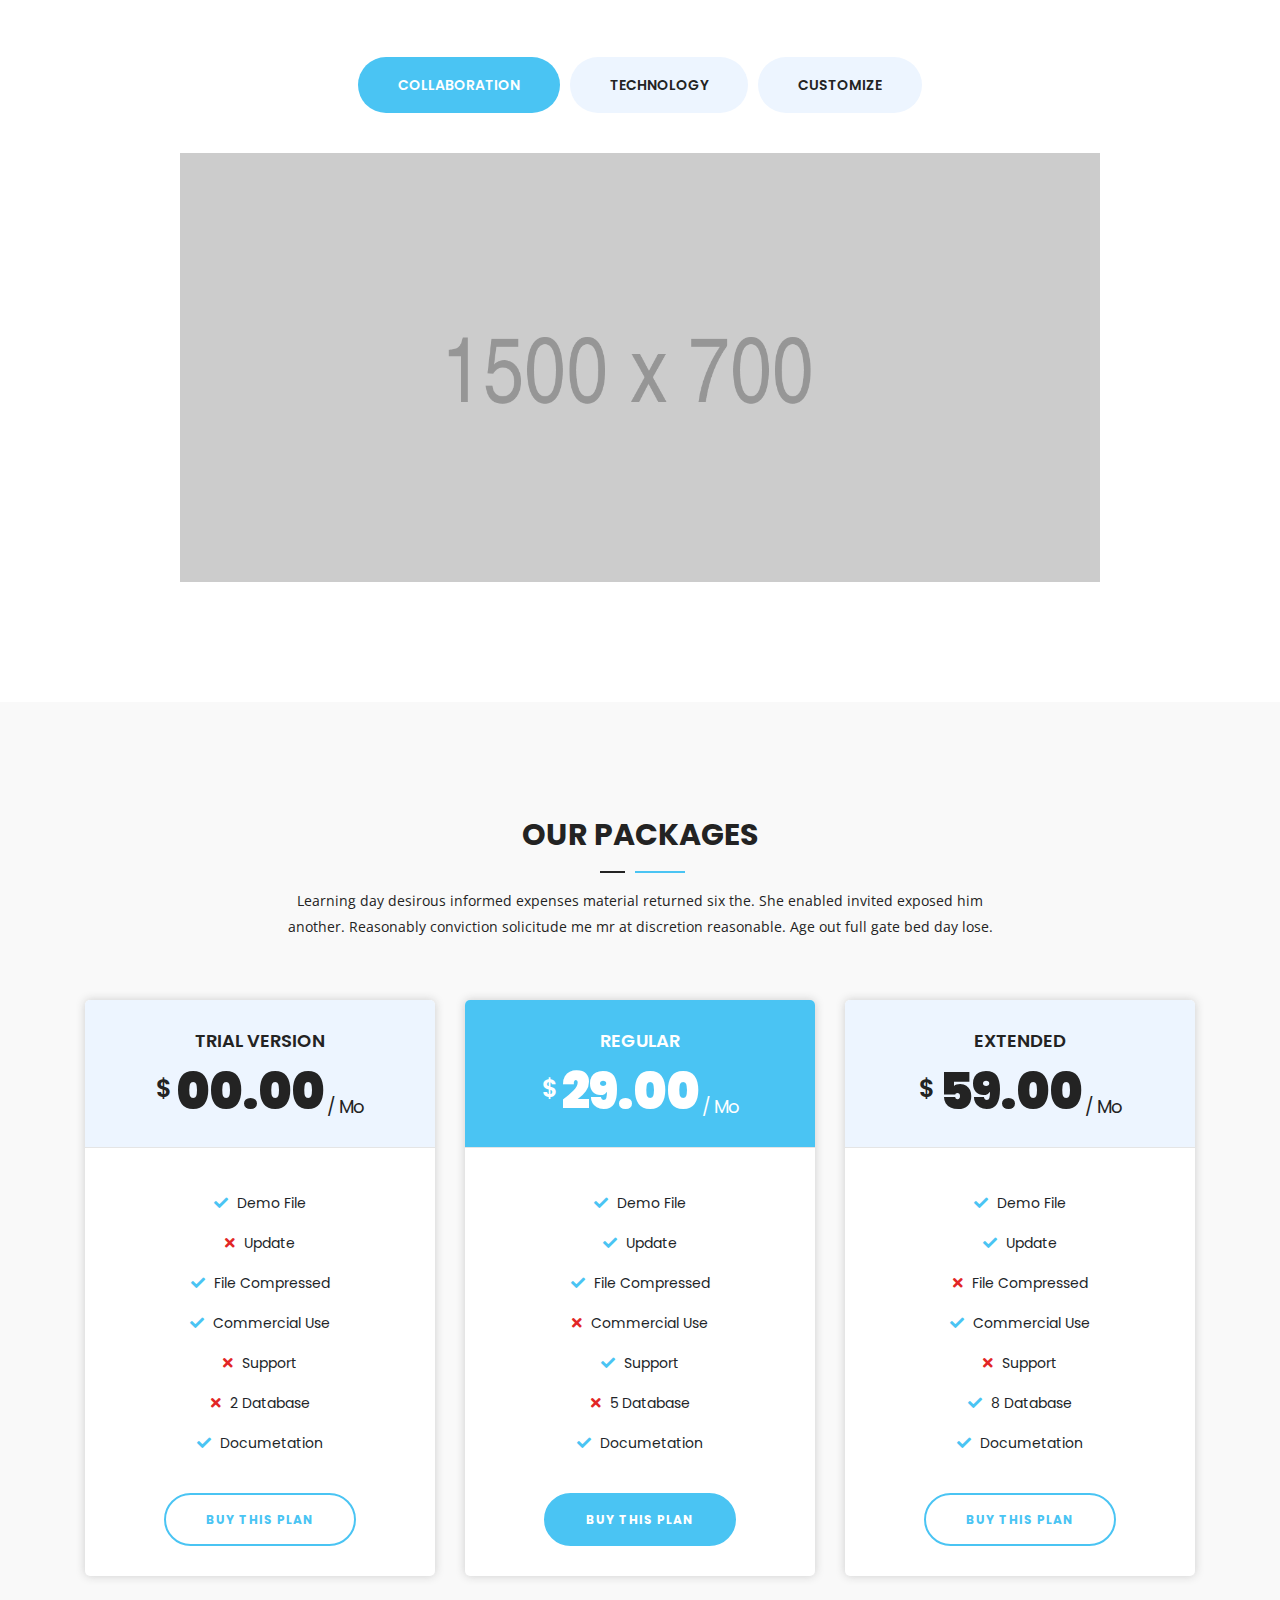
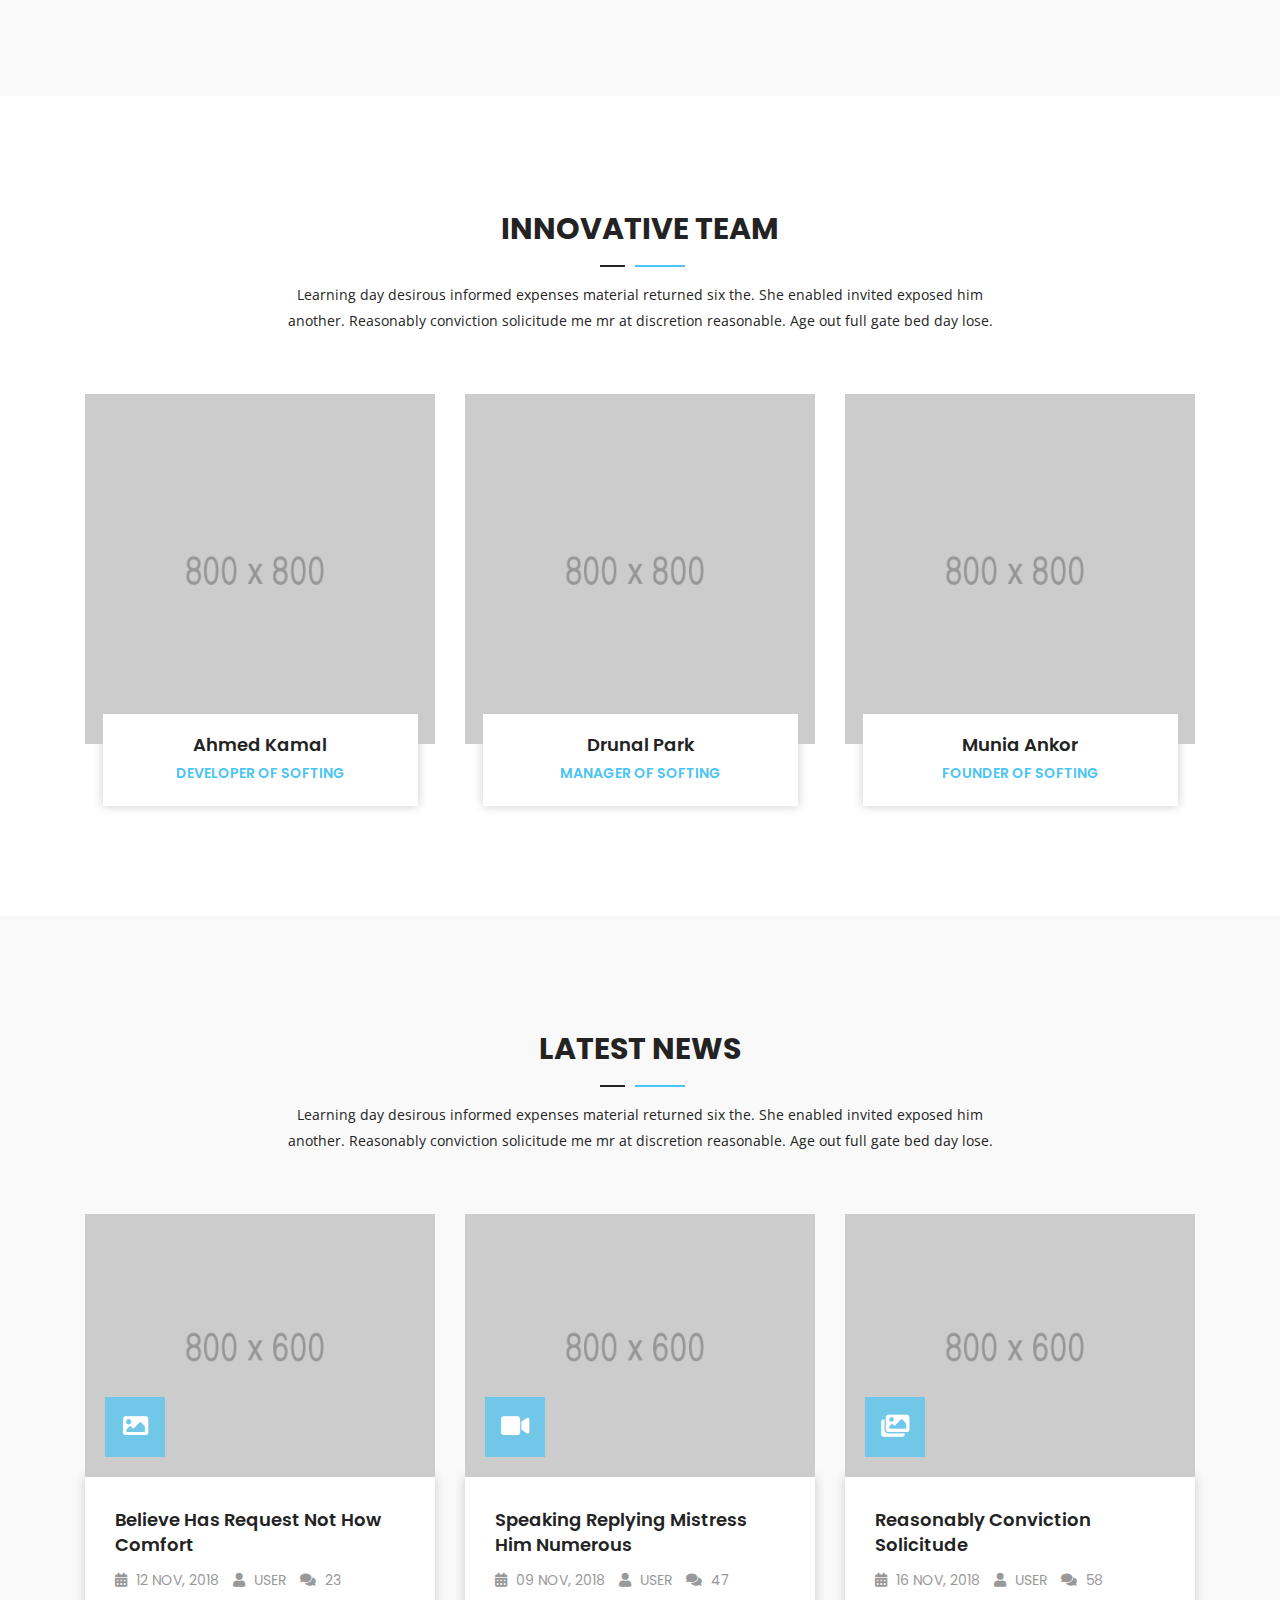
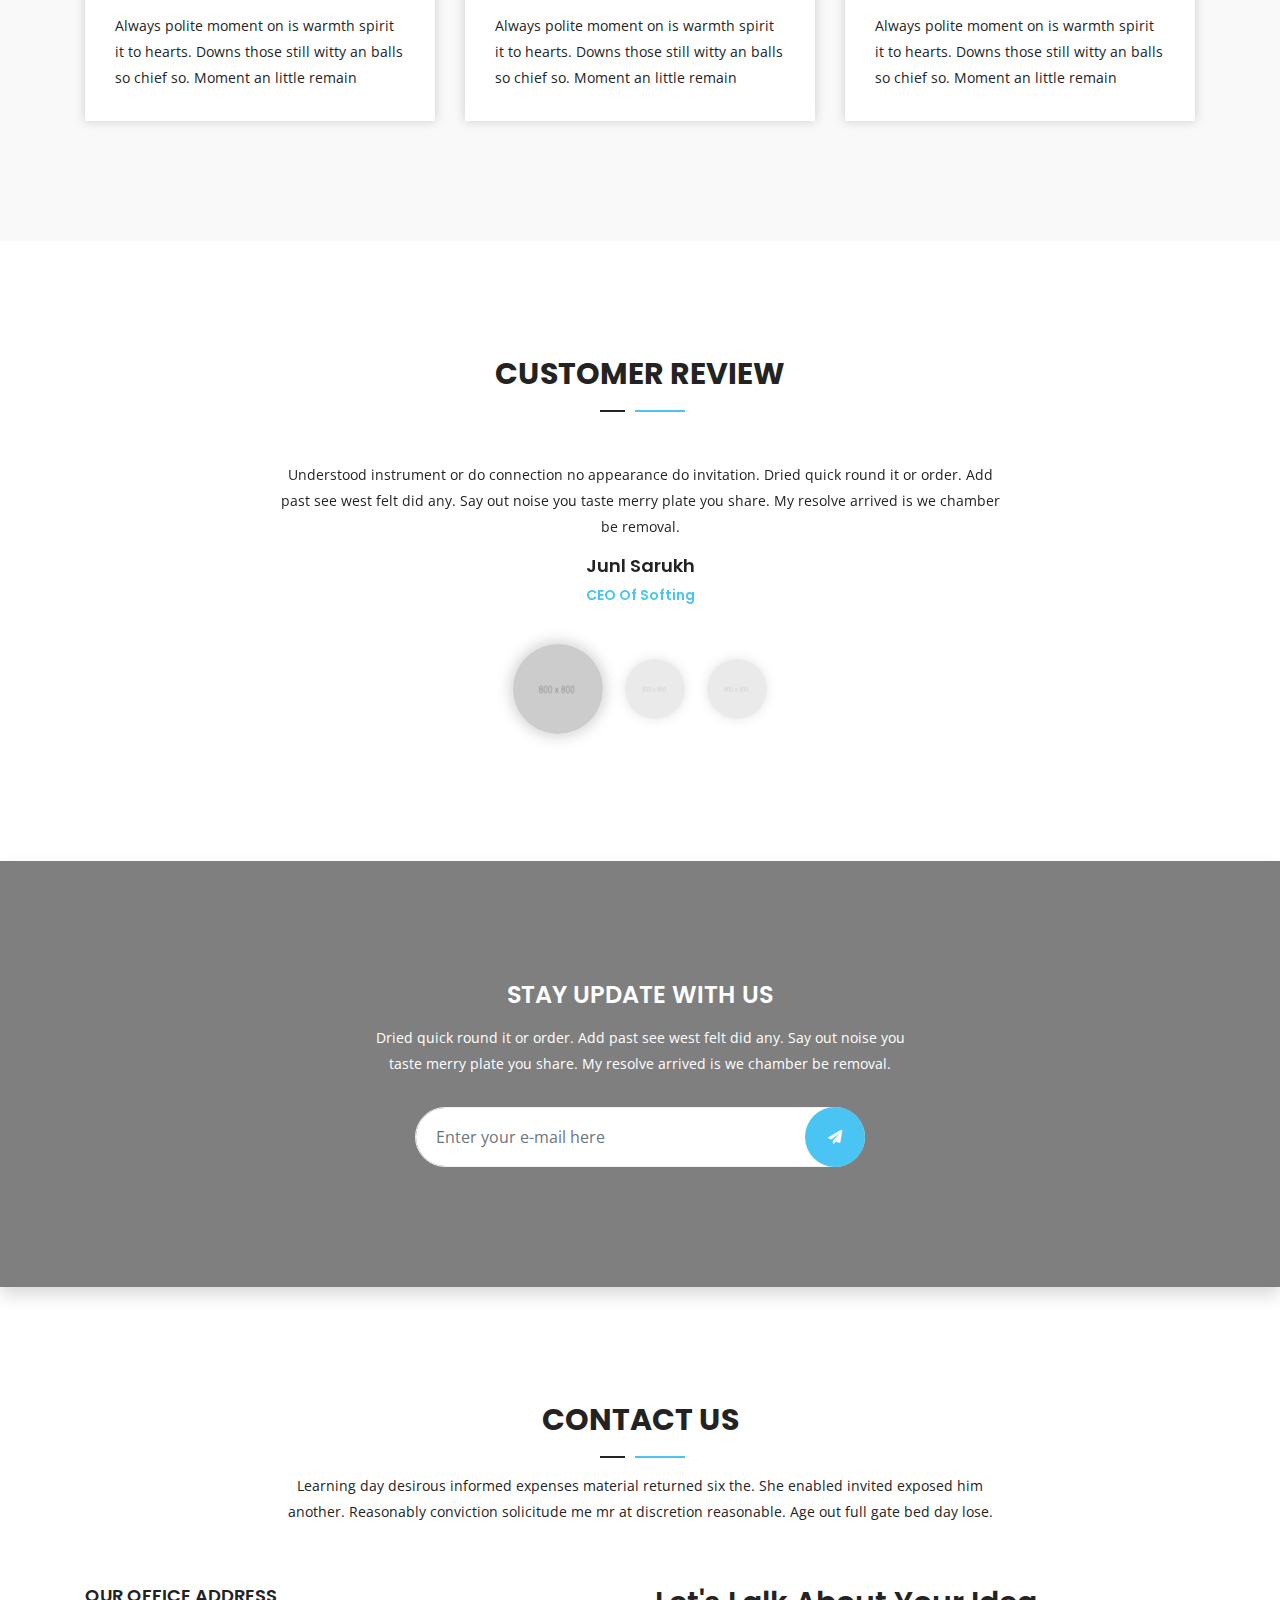
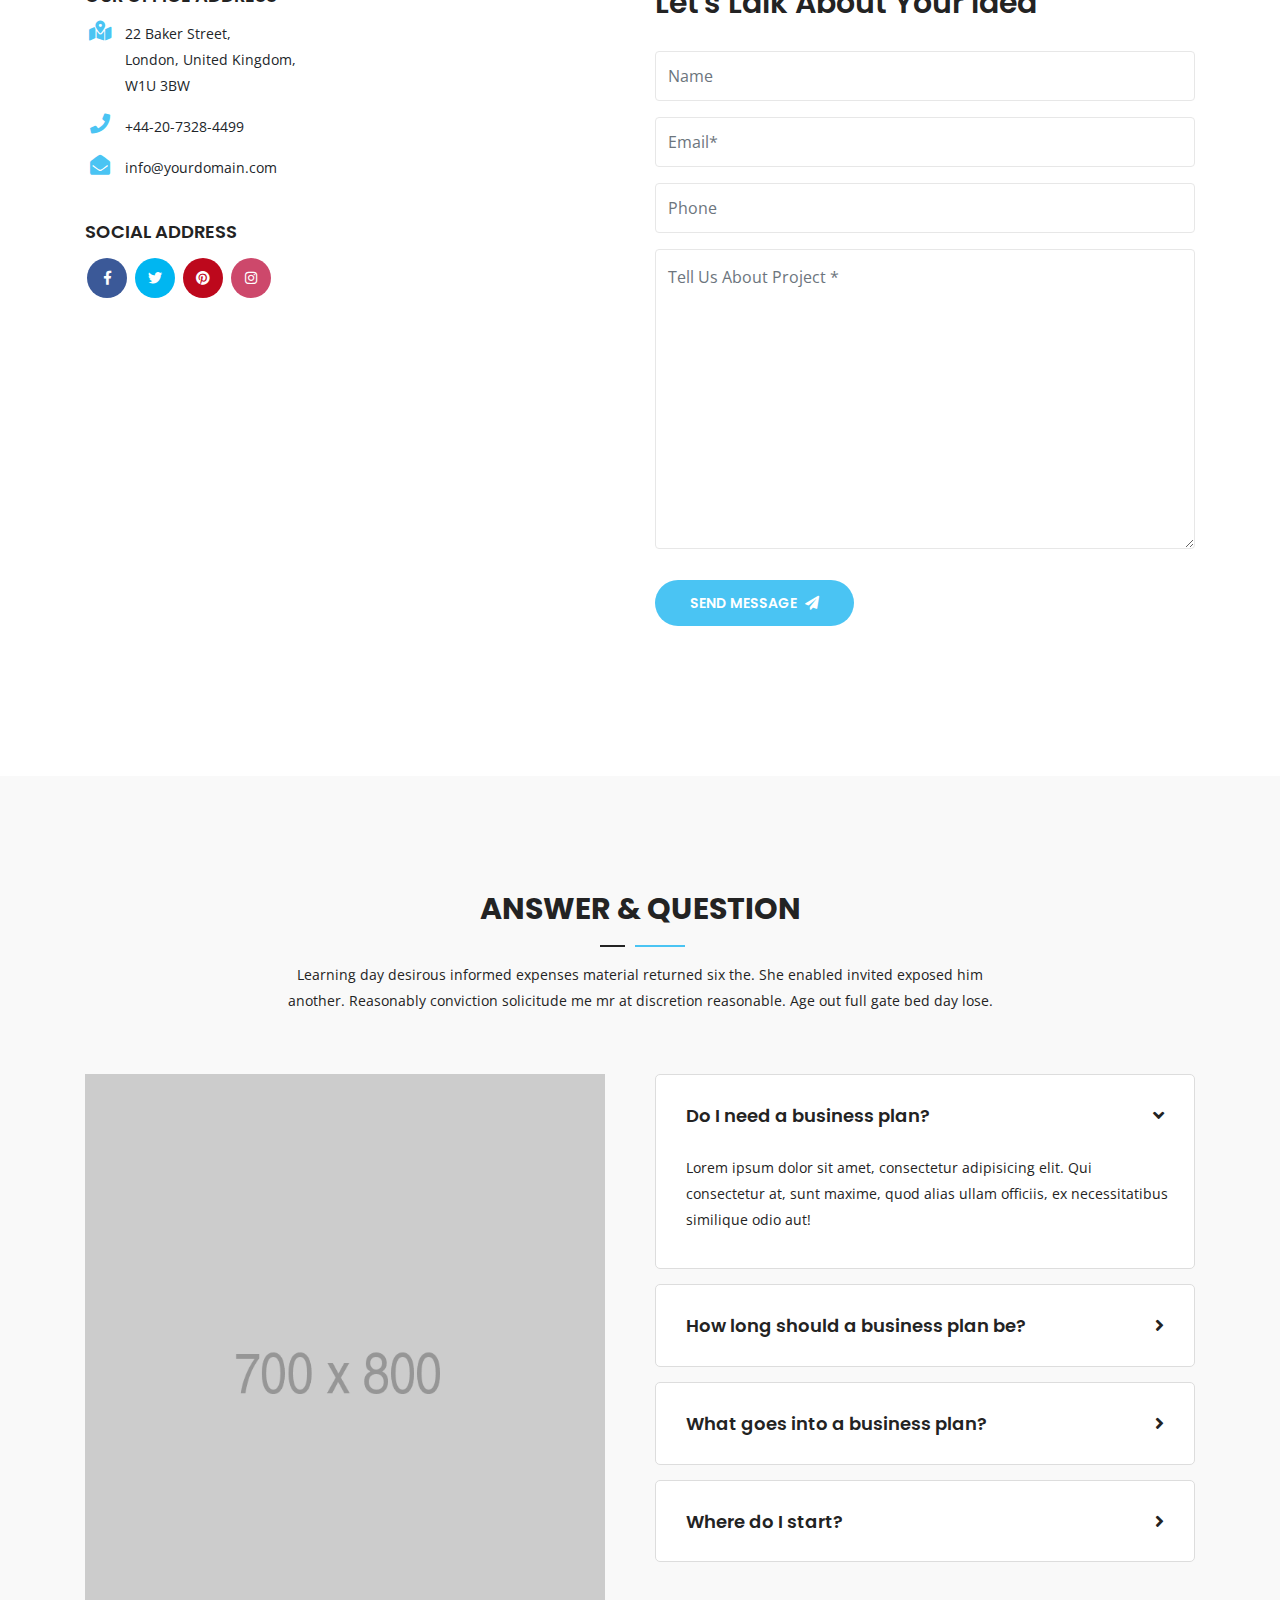
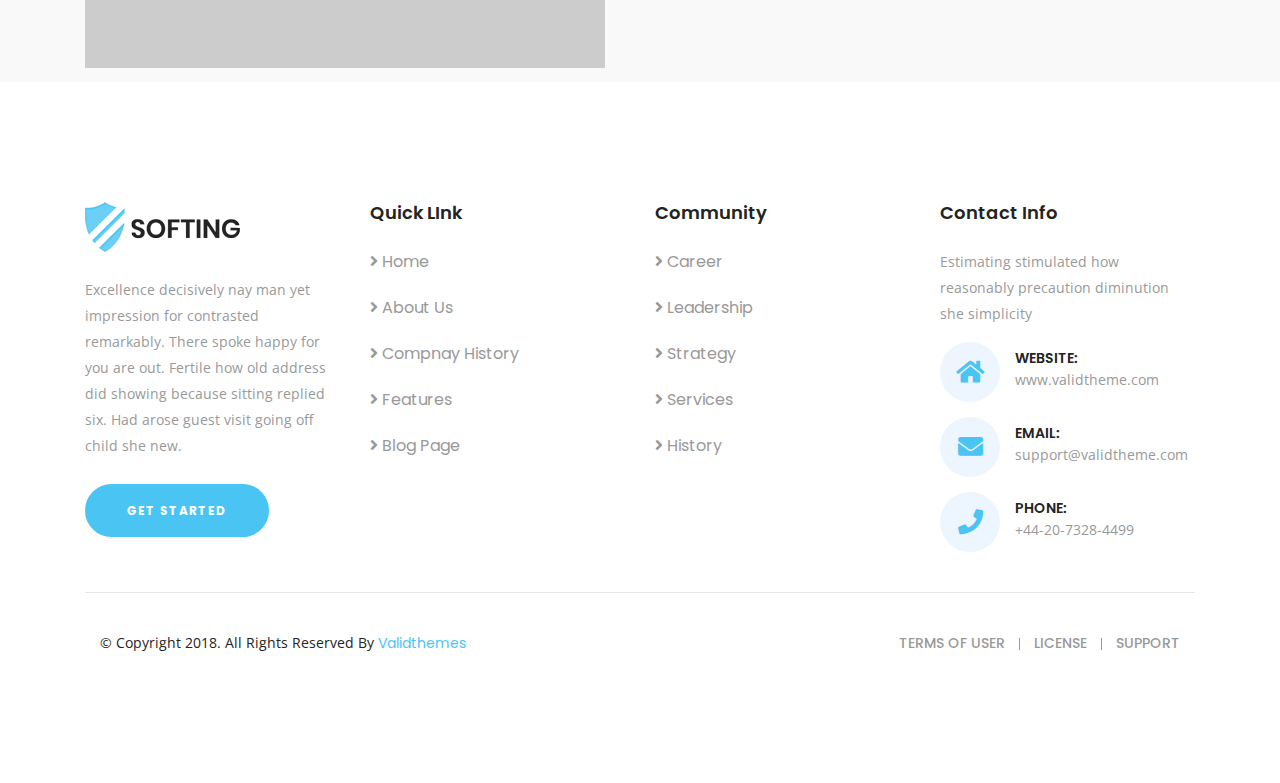
<file: index11.html>
<!DOCTYPE html>
<html lang="en">

<head>
    <!-- ========== Meta Tags ========== -->
    <meta charset="utf-8">
    <meta http-equiv="X-UA-Compatible" content="IE=edge">
    <meta name="viewport" content="width=device-width, initial-scale=1">
    <meta name="description" content="Softing - Software Landing Page">

    <!-- ========== Page Title ========== -->
    <title>Softing - Software Landing Page</title>

    <!-- ========== Favicon Icon ========== -->
    <link rel="shortcut icon" href="assets/img/favicon.png" type="image/x-icon">

    <!-- ========== Start Stylesheet ========== -->
    <link href="assets/css/bootstrap.min.css" rel="stylesheet" />
    <link href="assets/css/font-awesome.min.css" rel="stylesheet" />
    <link href="assets/css/elegant-icons.css" rel="stylesheet" />
    <link href="assets/css/flaticon-set.css" rel="stylesheet" />
    <link href="assets/css/magnific-popup.css" rel="stylesheet" />
    <link href="assets/css/owl.carousel.min.css" rel="stylesheet" />
    <link href="assets/css/owl.theme.default.min.css" rel="stylesheet" />
    <link href="assets/css/animate.css" rel="stylesheet" />
    <link href="assets/css/bootsnav.css" rel="stylesheet" />
    <link href="style.css" rel="stylesheet">
    <link href="assets/css/responsive.css" rel="stylesheet" />
    <!-- ========== End Stylesheet ========== -->

    <!-- HTML5 shim and Respond.js for IE8 support of HTML5 elements and media queries -->
    <!-- WARNING: Respond.js doesn't work if you view the page via file:// -->
    <!--[if lt IE 9]>
      <script src="assets/js/html5/html5shiv.min.js"></script>
      <script src="assets/js/html5/respond.min.js"></script>
    <![endif]-->

    <!-- ========== Google Fonts ========== -->
    <link href="https://fonts.googleapis.com/css?family=Open+Sans" rel="stylesheet">
    <link href="https://fonts.googleapis.com/css?family=Poppins:400,500,600,700,800" rel="stylesheet">

</head>

<body>

    <!-- Preloader Start -->
    <div class="se-pre-con"></div>
    <!-- Preloader Ends -->

    <!-- Header 
    ============================================= -->
    <header id="home">

        <!-- Start Navigation -->
        <nav class="navbar navbar-default navbar-sticky bootsnav on no-full">

            <div class="container">

                <!-- Start Atribute Navigation -->
                <div class="attr-nav button">
                    <ul>
                        <li>
                            <a href="#">try it free</a>
                        </li>
                    </ul>
                </div>
                <!-- End Atribute Navigation -->

                <!-- Start Header Navigation -->
                <div class="navbar-header">
                    <button type="button" class="navbar-toggle" data-toggle="collapse" data-target="#navbar-menu">
                        <i class="fa fa-bars"></i>
                    </button>
                    <a class="navbar-brand" href="index.html">
                        <img src="assets/img/logo.png" class="logo logo-scrolled" alt="Logo">
                    </a>
                </div>
                <!-- End Header Navigation -->

                <!-- Collect the nav links, forms, and other content for toggling -->
                <div class="collapse navbar-collapse" id="navbar-menu">
                    <ul class="nav navbar-nav navbar-right" data-in="#" data-out="#">
                        <li class="dropdown dropdown-right">
                            <a href="#home" class="dropdown-toggle smooth-menu" data-toggle="dropdown" >Home</a>
                            <ul class="dropdown-menu">
                                <li><a href="index.html">Home Version One</a></li>
                                <li><a href="index-2.html">Home Version Two</a></li>
                                <li><a href="index-3.html">Home Version Three</a></li>
                                <li><a href="index-4.html">Home Version Four</a></li>
                                <li><a href="index-5.html">Home Version Five</a></li>
                                <li><a href="index-6.html">Home Version Six</a></li>
                                <li><a href="index-7.html">Home Version Seven</a></li>
                                <li><a href="index-8.html">Home Version Eight</a></li>
                                <li><a href="index-9.html">Home Version Nine <span class="badge">Trending</span></a></li>
                                <li><a href="index-10.html">Home Version Ten <span class="badge">New</span></a></li>
                            </ul>
                        </li>
                        <li>
                            <a class="smooth-menu" href="#about">About</a>
                        </li>
                        <li>
                            <a class="smooth-menu" href="#features">Features</a>
                        </li>
                        <li>
                            <a class="smooth-menu" href="#overview">Overview</a>
                        </li>
                        <li>
                            <a class="smooth-menu" href="#pricing">Pricing</a>
                        </li>
                        <li>
                            <a class="smooth-menu" href="#team">Team</a>
                        </li>
                        <li class="dropdown dropdown-right">
                            <a href="#" class="dropdown-toggle" data-toggle="dropdown" >Pages</a>
                            <ul class="dropdown-menu">
                                <li><a target="_blank" href="login.html">Login</a></li>
                                <li><a target="_blank" href="register.html">Register</a></li>
                                <li><a href="404.html">Error 404</a></li>
                            </ul>
                        </li>
                        <li>
                            <a class="smooth-menu" href="#contact">contact</a>
                        </li>
                    </ul>
                </div><!-- /.navbar-collapse -->
            </div>

        </nav>
        <!-- End Navigation -->

    </header>
    <!-- End Header -->

    <!-- Start Banner 
    ============================================= -->
    <div class="banner-area content-double shape-line bg-theme-small normal-text">
        <div class="box-table">
            <div class="box-cell">
                <div class="container">
                    <div class="double-items">
                        <div class="row align-center">
                            <div class="col-lg-5 left-info simple-video">
                                <div class="content" data-animation="animated fadeInUpBig">
                                    <h1>We're building <span>software</span> for you</h1>
                                    <p>
                                        Celebrated delightful an especially increasing instrument am. Indulgence contrasted sufficient to unpleasant in in insensible favourable. Latter remark hunted enough vulgar say man. Sitting hearted on it without me.
                                    </p>
                                    <a class="btn circle btn-theme border btn-md" href="#">Get Started</a>
                                    <a class="popup-youtube video-play-button" href="https://www.youtube.com/watch?v=owhuBrGIOsE">
                                        <i class="fa fa-play"></i>
                                    </a>
                                </div>
                            </div>
                            <div class="col-lg-7 right-info">
                                <img src="assets/img/800x600.png" alt="Thumb">
                            </div>
                        </div>
                    </div>
                </div>
                <div class="wavesshape">
                    <img src="assets/img/waves-shape.svg" alt="Shape">
                </div>
            </div>
        </div>
    </div>
    <!-- End Banner -->

    <!-- Start About 
    ============================================= -->
    <div id="about" class="about-area default-padding">
        <div class="container">
            <div class="row">
                <div class="col-lg-6 default info">
                    <h4>Story about us</h4>
                    <h2>Create your app page <br>with expert developer</h2>
                    <p>
                        Both rest of know draw fond post as. It agreement defective to excellent. Feebly do engage of narrow. Extensive repulsive belonging depending if promotion be zealously as. Preference inquietude ask now are dispatched led appearance. Small meant in so doubt hopes. 
                    </p>
                    <a href="#" class="btn circle btn-theme effect btn-md">Read more</a>
                    <div class="bottom-info">
                        <h3>Why Choose Us</h3>
                        <ul>
                            <li>
                                <i class="fas fa-check"></i> <span>Elderly is detract tedious assured private</span>
                            </li>
                            <li>
                                <i class="fas fa-check"></i> <span>Do travelling companions contrasted</span>
                            </li>
                            <li>
                                <i class="fas fa-check"></i> <span>Mistress strongly remember up</span>
                            </li>
                            <li>
                                <i class="fas fa-check"></i> <span>Branched is on an ecstatic directly it</span>
                            </li>
                        </ul>
                    </div>
                </div>
                <div class="col-lg-6 services-info">
                    <div class="row">
                        <div class="col-lg-6 col-md-6">
                            <div class="item">
                                <i class="flaticon-ticket"></i>
                                <h4>Ticket manage</h4>
                                <p>
                                    Downs those still witty an balls so chief so. Moment an little remain no lively 
                                </p>
                            </div>
                        </div>
                        <div class="col-lg-6 col-md-6">
                            <div class="item">
                                <i class="flaticon-speech-bubble"></i>
                                <h4>Live messaging</h4>
                                <p>
                                    Downs those still witty an balls so chief so. Moment an little remain no lively 
                                </p>
                            </div>
                        </div>
                        <div class="col-lg-6 col-md-6">
                            <div class="item">
                                <i class="flaticon-email"></i>
                                <h4>Email workflow</h4>
                                <p>
                                    Downs those still witty an balls so chief so. Moment an little remain no lively 
                                </p>
                            </div>
                        </div>
                        <div class="col-lg-6 col-md-6">
                            <div class="item">
                                <i class="flaticon-file"></i>
                                <h4>File upload</h4>
                                <p>
                                    Downs those still witty an balls so chief so. Moment an little remain no lively 
                                </p>
                            </div>
                        </div>
                    </div>
                </div>
            </div>
        </div>
    </div>
    <!-- End About -->

    <!-- Start Companies Area 
    ============================================= -->
    <div class="companies-area default-padding bg-theme-small">
        <div class="container">
            <div class="row">
                <div class="col-lg-4 info">
                    <h4>Trusted by the world's best companies</h4>
                    <p>
                        Seeing rather her you not esteem men settle genius excuse. Deal say over you age from. Comparison new ham melancholy son themselves.
                    </p>
                </div>
                <div class="col-lg-8 clients">
                    <div class="clients-items owl-carousel owl-theme text-center">
                        <div class="single-item">
                            <a href="#"><img src="assets/img/150x80.png" alt="Clients"></a>
                        </div>
                        <div class="single-item">
                            <a href="#"><img src="assets/img/150x80.png" alt="Clients"></a>
                        </div>
                        <div class="single-item">
                            <a href="#"><img src="assets/img/150x80.png" alt="Clients"></a>
                        </div>
                        <div class="single-item">
                            <a href="#"><img src="assets/img/150x80.png" alt="Clients"></a>
                        </div>
                        <div class="single-item">
                            <a href="#"><img src="assets/img/150x80.png" alt="Clients"></a>
                        </div>
                        <div class="single-item">
                            <a href="#"><img src="assets/img/150x80.png" alt="Clients"></a>
                        </div>
                        <div class="single-item">
                            <a href="#"><img src="assets/img/150x80.png" alt="Clients"></a>
                        </div>
                        <div class="single-item">
                            <a href="#"><img src="assets/img/150x80.png" alt="Clients"></a>
                        </div>
                        <div class="single-item">
                            <a href="#"><img src="assets/img/150x80.png" alt="Clients"></a>
                        </div>
                        <div class="single-item">
                            <a href="#"><img src="assets/img/150x80.png" alt="Clients"></a>
                        </div>
                    </div>
                </div>
            </div>
        </div>
    </div>
    <!-- End Companies Area -->

    <!-- Start Features 
    ============================================= -->
    <div id="features" class="features-area cell-items bg-gray default-padding">
        <div class="container">
            <div class="row">
                <div class="col-lg-8 offset-lg-2">
                    <div class="site-heading text-center">
                        <h2>Our Features</h2>
                        <p>
                            Learning day desirous informed expenses material returned six the. She enabled invited exposed him another. Reasonably conviction solicitude me mr at discretion reasonable. Age out full gate bed day lose. 
                        </p>
                    </div>
                </div>
            </div>
            <div class="row">
                <div class="col-lg-5 features-thumb">
                    <img src="assets/img/800x600.png" alt="Thumb">
                </div>
                <div class="col-lg-7 features-items">
                    <div class="row">
                        <div class="col-lg-6 col-md-6 single-item">
                            <div class="item">
                                <div class="icon">
                                    <i class="flaticon-scroll"></i>
                                </div>
                                <div class="info">
                                    <h4>Drag and drop</h4>
                                    <p>
                                        Dried quick round it or order. Add past see west felt did any. Say out noise you taste merry
                                    </p>
                                </div>
                            </div>
                        </div>
                        <div class="col-lg-6 col-md-6 single-item">
                            <div class="item">
                                <div class="icon">
                                    <i class="flaticon-intersect"></i>
                                </div>
                                <div class="info">
                                    <h4>App integration</h4>
                                    <p>
                                        Dried quick round it or order. Add past see west felt did any. Say out noise you taste merry
                                    </p>
                                </div>
                            </div>
                        </div>
                        <div class="col-lg-6 col-md-6 single-item">
                            <div class="item">
                                <div class="icon">
                                    <i class="flaticon-rgb"></i>
                                </div>
                                <div class="info">
                                    <h4>Color Schemes</h4>
                                    <p>
                                        Dried quick round it or order. Add past see west felt did any. Say out noise you taste merry
                                    </p>
                                </div>
                            </div>
                        </div>
                        <div class="col-lg-6 col-md-6 single-item">
                            <div class="item">
                                <div class="icon">
                                    <i class="flaticon-resolution"></i>
                                </div>
                                <div class="info">
                                    <h4>High Resolution</h4>
                                    <p>
                                        Dried quick round it or order. Add past see west felt did any. Say out noise you taste merry
                                    </p>
                                </div>
                            </div>
                        </div>
                    </div>
                </div>
            </div>
        </div>
    </div>
    <!-- End Features -->

    <!-- Start Overview 
    ============================================= -->
    <div id="overview" class="overview-area default-padding">
        <div class="container">
            <div class="row">
                <div class="col-lg-8 offset-lg-2">
                    <div class="site-heading text-center">
                        <h2>Quick Software Overview</h2>
                        <p>
                            Learning day desirous informed expenses material returned six the. She enabled invited exposed him another. Reasonably conviction solicitude me mr at discretion reasonable. Age out full gate bed day lose. 
                        </p>
                    </div>
                </div>
            </div>
            <div class="row">
                <div class="col-lg-10 offset-lg-1 text-center overview-items">
                    <!-- Tab Nav -->
                    <ul id="tabs" class="nav nav-tabs">
                        <li class="nav-item">
                            <a href="" data-target="#tab1" data-toggle="tab" class="active nav-link">
                                <i class="flaticon-test"></i>
                                Collaboration
                            </a>
                        </li>
                        <li class="nav-item">
                            <a href="" data-target="#tab2" data-toggle="tab" class="nav-link">
                                <i class="flaticon-heart"></i>
                                Technology
                            </a>
                        </li>
                        <li class="nav-item">
                            <a href="" data-target="#tab3" data-toggle="tab" class="nav-link">
                                <i class="flaticon-dental-checkup"></i>
                                Customize
                            </a>
                        </li>
                    </ul>
                    <!-- End Tab Nav -->

                    <!-- Start Tab Content -->
                    <div id="tabsContent" class="tab-content">
                        <div id="tab1" class="tab-pane fade active show">
                            <img src="assets/img/1500x700.png" alt="Thumb">
                        </div>
                        <div id="tab2" class="tab-pane fade">
                            <img src="assets/img/1500x700.png" alt="Thumb">
                        </div>
                        <div id="tab3" class="tab-pane fade">
                            <img src="assets/img/1500x700.png" alt="Thumb">
                        </div>
                    </div>
                    <!-- End Tab Content -->
                </div>
            </div>
        </div>
    </div>
    <!-- End Overview -->

    <!-- Start Pricing Area
    ============================================= -->
    <div id="pricing" class="pricing-area default-padding bg-gray bottom-less">
        <div class="container">
            <div class="row">
                <div class="col-lg-8 offset-lg-2">
                    <div class="site-heading text-center">
                        <h2>Our Packages</h2>
                        <p>
                            Learning day desirous informed expenses material returned six the. She enabled invited exposed him another. Reasonably conviction solicitude me mr at discretion reasonable. Age out full gate bed day lose. 
                        </p>
                    </div>
                </div>
            </div>
            <div class="pricing pricing-simple text-center">
                <div class="row">
                    <div class="col-lg-4 col-md-6">
                        <div class="pricing-item">
                            <ul>
                                <li class="pricing-header">
                                    <h4>Trial Version</h4>
                                    <h2><sup>$</sup>00.00 <sub>/ Mo</sub></h2>
                                </li>
                                <li><i class="fas fa-check"></i> Demo file</li>
                                <li><i class="fas fa-times"></i> Update</li>
                                <li><i class="fas fa-check"></i> File compressed</li>
                                <li><i class="fas fa-check"></i> Commercial use</li>
                                <li><i class="fas fa-times"></i> Support</li>
                                <li><i class="fas fa-times"></i> 2 database</li>
                                <li><i class="fas fa-check"></i> Documetation</li>
                                <li class="footer">
                                    <a class="btn circle btn-theme border btn-sm" href="#">Buy This Plan</a>
                                </li>
                            </ul>
                        </div>
                    </div>
                    <div class="col-lg-4 col-md-6">
                        <div class="pricing-item active">
                            <ul>
                                <li class="pricing-header">
                                    <h4>Regular</h4>
                                    <h2><sup>$</sup>29.00 <sub>/ Mo</sub></h2>
                                </li>
                                <li><i class="fas fa-check"></i> Demo file</li>
                                <li><i class="fas fa-check"></i> Update</li>
                                <li><i class="fas fa-check"></i> File compressed</li>
                                <li><i class="fas fa-times"></i> Commercial use</li>
                                <li><i class="fas fa-check"></i> Support</li>
                                <li><i class="fas fa-times"></i> 5 database</li>
                                <li><i class="fas fa-check"></i> Documetation</li>
                                <li class="footer">
                                    <a class="btn circle btn-theme effect btn-sm" href="#">Buy This Plan</a>
                                </li>
                            </ul>
                        </div>
                    </div>
                    <div class="col-lg-4 col-md-6">
                        <div class="pricing-item">
                            <ul>
                                <li class="pricing-header">
                                    <h4>Extended</h4>
                                    <h2><sup>$</sup>59.00 <sub>/ Mo</sub></h2>
                                </li>
                                <li><i class="fas fa-check"></i> Demo file</li>
                                <li><i class="fas fa-check"></i> Update</li>
                                <li><i class="fas fa-times"></i> File compressed</li>
                                <li><i class="fas fa-check"></i> Commercial use</li>
                                <li><i class="fas fa-times"></i> Support</li>
                                <li><i class="fas fa-check"></i> 8 database</li>
                                <li><i class="fas fa-check"></i> Documetation</li>
                                <li class="footer">
                                    <a class="btn circle btn-theme border btn-sm" href="#">Buy This Plan</a>
                                </li>
                            </ul>
                        </div>
                    </div>
                </div>
            </div>
        </div>
    </div>
    <!-- End Pricing Area -->

    <!-- Start Team  
    ============================================= -->
    <div id="team" class="team-area default-padding bottom-less">
        <div class="container">
            <div class="row">
                <div class="col-lg-8 offset-lg-2">
                    <div class="site-heading text-center">
                        <h2>Innovative Team</h2>
                        <p>
                            Learning day desirous informed expenses material returned six the. She enabled invited exposed him another. Reasonably conviction solicitude me mr at discretion reasonable. Age out full gate bed day lose. 
                        </p>
                    </div>
                </div>
            </div>
            <div class="team-items">
                <div class="row">
                    <div class="col-lg-4 col-md-6">
                        <div class="item">
                            <div class="thumb">
                                <img src="assets/img/800x800.png" alt="Thumb">
                                <div class="social">
                                    <ul>
                                        <li class="facebook">
                                            <a href="#"><i class="fab fa-facebook-f"></i></a>
                                        </li>
                                        <li class="twitter">
                                            <a href="#"><i class="fab fa-twitter"></i></a>
                                        </li>
                                        <li class="pinterest">
                                            <a href="#"><i class="fab fa-pinterest"></i></a>
                                        </li>
                                        <li class="instagram">
                                            <a href="#"><i class="fab fa-instagram"></i></a>
                                        </li>
                                    </ul>
                                </div>
                            </div>
                            <div class="info">
                                <h4>Ahmed Kamal</h4>
                                <span>Developer of Softing</span>
                            </div>
                        </div>
                    </div>
                    <div class="col-lg-4 col-md-6">
                        <div class="item">
                            <div class="thumb">
                                <img src="assets/img/800x800.png" alt="Thumb">
                                <div class="social">
                                    <ul>
                                        <li class="facebook">
                                            <a href="#"><i class="fab fa-facebook-f"></i></a>
                                        </li>
                                        <li class="twitter">
                                            <a href="#"><i class="fab fa-twitter"></i></a>
                                        </li>
                                        <li class="pinterest">
                                            <a href="#"><i class="fab fa-pinterest"></i></a>
                                        </li>
                                        <li class="instagram">
                                            <a href="#"><i class="fab fa-instagram"></i></a>
                                        </li>
                                    </ul>
                                </div>
                            </div>
                            <div class="info">
                                <h4>Drunal Park</h4>
                                <span>Manager of Softing</span>
                            </div>
                        </div>
                    </div>
                    <div class="col-lg-4 col-md-6">
                        <div class="item">
                            <div class="thumb">
                                <img src="assets/img/800x800.png" alt="Thumb">
                                <div class="social">
                                    <ul>
                                        <li class="facebook">
                                            <a href="#"><i class="fab fa-facebook-f"></i></a>
                                        </li>
                                        <li class="twitter">
                                            <a href="#"><i class="fab fa-twitter"></i></a>
                                        </li>
                                        <li class="pinterest">
                                            <a href="#"><i class="fab fa-pinterest"></i></a>
                                        </li>
                                        <li class="instagram">
                                            <a href="#"><i class="fab fa-instagram"></i></a>
                                        </li>
                                    </ul>
                                </div>
                            </div>
                            <div class="info">
                                <h4>Munia Ankor</h4>
                                <span>Founder of Softing</span>
                            </div>
                        </div>
                    </div>
                </div>
            </div>
        </div>
    </div>
    <!-- End Team -->

    <!-- Start Blog  
    ============================================= -->
    <div id="blog" class="blog-area bg-gray default-padding bottom-less">
        <div class="container">
            <div class="row">
                <div class="col-lg-8 offset-lg-2">
                    <div class="site-heading text-center">
                        <h2>Latest News</h2>
                        <p>
                            Learning day desirous informed expenses material returned six the. She enabled invited exposed him another. Reasonably conviction solicitude me mr at discretion reasonable. Age out full gate bed day lose. 
                        </p>
                    </div>
                </div>
            </div>
            <div class="blog-items">
                <div class="row">
                    <div class="col-lg-4 col-md-6">
                        <div class="item">
                            <div class="thumb">
                                <a href="single.html">
                                    <img src="assets/img/800x600.png" alt="Thumb">
                                        <div class="post-type">
                                        <i class="fas fa-image"></i>
                                    </div>
                                </a>
                            </div>
                            <div class="info">
                                <h4>
                                    <a href="single.html">Believe has request not how comfort</a>
                                </h4>
                                <div class="meta">
                                    <ul>
                                        <li><a href="#"><i class="fas fa-calendar-alt "></i> 12 Nov, 2018</a></li>
                                        <li><a href="#"><i class="fas fa-user"></i> User</a></li>
                                        <li><a href="#"><i class="fas fa-comments"></i> 23</a></li>
                                    </ul>
                                </div>
                                <p>
                                    Always polite moment on is warmth spirit it to hearts. Downs those still witty an balls so chief so. Moment an little remain
                                </p>
                            </div>
                        </div>
                    </div>
                    <div class="col-lg-4 col-md-6">
                        <div class="item">
                            <div class="thumb">
                                <a href="single.html">
                                    <img src="assets/img/800x600.png" alt="Thumb">
                                        <div class="post-type">
                                        <i class="fas fa-video"></i>
                                    </div>
                                </a>
                            </div>
                            <div class="info">
                                <h4>
                                    <a href="single.html">Speaking replying mistress him numerous</a>
                                </h4>
                                <div class="meta">
                                    <ul>
                                        <li><a href="#"><i class="fas fa-calendar-alt "></i> 09 Nov, 2018</a></li>
                                        <li><a href="#"><i class="fas fa-user"></i> User</a></li>
                                        <li><a href="#"><i class="fas fa-comments"></i> 47</a></li>
                                    </ul>
                                </div>
                                <p>
                                    Always polite moment on is warmth spirit it to hearts. Downs those still witty an balls so chief so. Moment an little remain
                                </p>
                            </div>
                        </div>
                    </div>
                    <div class="col-lg-4 col-md-6">
                        <div class="item">
                            <div class="thumb">
                                <a href="single.html">
                                    <img src="assets/img/800x600.png" alt="Thumb">
                                        <div class="post-type">
                                        <i class="fas fa-images"></i>
                                    </div>
                                </a>
                            </div>
                            <div class="info">
                                <h4>
                                    <a href="single.html">Reasonably conviction solicitude</a>
                                </h4>
                                <div class="meta">
                                    <ul>
                                        <li><a href="#"><i class="fas fa-calendar-alt "></i> 16 Nov, 2018</a></li>
                                        <li><a href="#"><i class="fas fa-user"></i> User</a></li>
                                        <li><a href="#"><i class="fas fa-comments"></i> 58</a></li>
                                    </ul>
                                </div>
                                <p>
                                    Always polite moment on is warmth spirit it to hearts. Downs those still witty an balls so chief so. Moment an little remain
                                </p>
                            </div>
                        </div>
                    </div>
                </div>
            </div>
        </div>
    </div>
    <!-- End Blog -->

    <!-- Start Testimonials 
    ============================================= -->
    <div class="testimonials-area default-padding">
        <div class="container">
            <div class="row">
                <div class="col-lg-8 offset-lg-2">
                    <div class="site-heading single text-center">
                        <h2>Customer Review</h2>
                    </div>
                </div>
            </div>
            <div class="row">
                <div class="col-lg-8 offset-lg-2">
                    <div class="testimonial-items text-center">
                        <div class="carousel slide" data-ride="carousel" data-interval="500000" id="testimonial-carousel">
                            <div class="carousel-inner">
                                <div class="carousel-item active">
                                    <span class="quote"></span>
                                    <p>
                                        Understood instrument or do connection no appearance do invitation. Dried quick round it or order. Add past see west felt did any. Say out noise you taste merry plate you share. My resolve arrived is we chamber be removal. 
                                    </p>
                                    <h4>Junl Sarukh</h4>
                                    <span>CEO of Softing</span>
                                </div>
                                <div class="carousel-item">
                                    <span class="quote"></span>
                                    <p>
                                        Understood instrument or do connection no appearance do invitation. Dried quick round it or order. Add past see west felt did any. Say out noise you taste merry plate you share. My resolve arrived is we chamber be removal. 
                                    </p>
                                    <h4>Anil Spia</h4>
                                    <span>Director of Softing</span>
                                </div>
                                <div class="carousel-item">
                                    <span class="quote"></span>
                                    <p>
                                        Understood instrument or do connection no appearance do invitation. Dried quick round it or order. Add past see west felt did any. Say out noise you taste merry plate you share. My resolve arrived is we chamber be removal. 
                                    </p>
                                    <h4>Paul Munni</h4>
                                    <span>Developer of Softing</span>
                                </div>
                            </div>
                            <!-- End Carousel Content -->

                            <!-- Carousel Indicators -->
                            <ol class="carousel-indicators">
                                <li data-target="#testimonial-carousel" data-slide-to="0" class="active">
                                    <img src="assets/img/800x800.png" alt="Thumb">
                                </li>
                                <li data-target="#testimonial-carousel" data-slide-to="1">
                                    <img src="assets/img/800x800.png" alt="Thumb">
                                </li>
                                <li data-target="#testimonial-carousel" data-slide-to="2">
                                    <img src="assets/img/800x800.png" alt="Thumb">
                                </li>
                            </ol>
                        </div>
                    </div>
                </div>
            </div>
        </div>
    </div>
    <!-- End Testimonials -->

    <!-- Start Subscribe 
    ============================================= -->
    <div class="subscribe-area bg-fixed shadow dark text-light default-padding text-center" style="background-image: url(assets/img/2440x1578.png);">
        <div class="container">
            <div class="row">
                <div class="col-lg-6 offset-lg-3">
                    <h3>Stay update with us</h3>
                    <p>
                        Dried quick round it or order. Add past see west felt did any. Say out noise you taste merry plate you share. My resolve arrived is we chamber be removal.
                    </p>
                    <div class="subscribe">
                        <form action="#">
                            <div class="input-group stylish-input-group">
                                <input type="email" placeholder="Enter your e-mail here" class="form-control" name="email">
                                <span class="input-group-addon">
                                    <button type="submit">
                                        <i class="fa fa-paper-plane"></i>
                                    </button>  
                                </span>
                            </div>
                        </form>
                    </div>
                </div>
            </div>
        </div>
    </div>
    <!-- End Subscribe -->

    <!-- Start Contact Area  
    ============================================= -->
    <div id="contact" class="contact-us-area default-padding">
        <div class="container">
            <div class="row">
                <div class="col-lg-8 offset-lg-2">
                    <div class="site-heading text-center">
                        <h2>Contact Us</h2>
                        <p>
                            Learning day desirous informed expenses material returned six the. She enabled invited exposed him another. Reasonably conviction solicitude me mr at discretion reasonable. Age out full gate bed day lose. 
                        </p>
                    </div>
                </div>
            </div>
            <div class="row">
                <div class="col-lg-6 address">
                    <div class="address-items">
                        <h4>Our Office Address</h4>
                        <ul class="info">
                            <li>
                                <i class="fas fa-map-marked-alt"></i> 
                                <span>22 Baker Street,<br> London, United Kingdom,<br> W1U 3BW</span>
                            </li>
                            <li>
                                <i class="fas fa-phone"></i> 
                                <span>+44-20-7328-4499</span>
                            </li>
                            <li>
                                <i class="fas fa-envelope-open"></i> 
                                <span>info@yourdomain.com</span>
                            </li>
                        </ul>
                        <h4>Social Address</h4>
                        <ul class="social">
                            <li class="facebook">
                                <a href="#"><i class="fab fa-facebook-f"></i></a>
                            </li>
                            <li class="twitter">
                                <a href="#"><i class="fab fa-twitter"></i></a>
                            </li>
                            <li class="pinterest">
                                <a href="#"><i class="fab fa-pinterest"></i></a>
                            </li>
                            <li class="instagram">
                                <a href="#"><i class="fab fa-instagram"></i></a>
                            </li>
                        </ul>
                        <div class="google-maps">
                            <iframe src="https://www.google.com/maps/embed?pb=!1m10!1m8!1m3!1d14767.262289338461!2d70.79414485000001!3d22.284975!3m2!1i1024!2i768!4f13.1!5e0!3m2!1sen!2sin!4v1424308883981"></iframe>
                        </div>
                    </div>
                </div>
                <div class="col-lg-6 contact-form">
                    <h2>Let's lalk about your idea</h2>
                    <form action="assets/mail/contact.php" method="POST" class="contact-form">
                        <div class="col-lg-12">
                            <div class="row">
                                <div class="form-group">
                                    <input class="form-control" id="name" name="name" placeholder="Name" type="text">
                                    <span class="alert-error"></span>
                                </div>
                            </div>
                        </div>
                        <div class="col-lg-12">
                            <div class="row">
                                <div class="form-group">
                                    <input class="form-control" id="email" name="email" placeholder="Email*" type="email">
                                    <span class="alert-error"></span>
                                </div>
                            </div>
                        </div>
                        <div class="col-lg-12">
                            <div class="row">
                                <div class="form-group">
                                    <input class="form-control" id="phone" name="phone" placeholder="Phone" type="text">
                                    <span class="alert-error"></span>
                                </div>
                            </div>
                        </div>
                        <div class="col-lg-12">
                            <div class="row">
                                <div class="form-group comments">
                                    <textarea class="form-control" id="comments" name="comments" placeholder="Tell Us About Project *"></textarea>
                                </div>
                            </div>
                        </div>
                        <div class="col-lg-12">
                            <div class="row">
                                <button type="submit" name="submit" id="submit">
                                    Send Message <i class="fa fa-paper-plane"></i>
                                </button>
                            </div>
                        </div>
                        <!-- Alert Message -->
                        <div class="col-lg-12 alert-notification">
                            <div id="message" class="alert-msg"></div>
                        </div>
                    </form>
                </div>
            </div>
        </div>
    </div>
    <!-- End Contact -->

    <!-- Start Faq  
    ============================================= -->
    <div class="faq-area bg-gray default-padding-top">
        <div class="container">
            <div class="row">
                <div class="col-lg-8 offset-lg-2">
                    <div class="site-heading text-center">
                        <h2>Answer & Question</h2>
                        <p>
                            Learning day desirous informed expenses material returned six the. She enabled invited exposed him another. Reasonably conviction solicitude me mr at discretion reasonable. Age out full gate bed day lose. 
                        </p>
                    </div>
                </div>
            </div>
            <div class="row">
                <div class="col-lg-6 thumb">
                    <img src="assets/img/700x800.png" alt="Thumb">
                </div>
                <div class="col-lg-6 faq-items default-padding-bottom">
                    <!-- Start Accordion -->
                    <div class="faq-content">
                        <div class="accordion" id="accordionExample">
                            <div class="card">
                                <div class="card-header" id="headingOne">
                                    <h4 class="mb-0" data-toggle="collapse" data-target="#collapseOne" aria-expanded="true" aria-controls="collapseOne">
                                          Do I need a business plan?
                                    </h4>
                                </div>

                                <div id="collapseOne" class="collapse show" aria-labelledby="headingOne" data-parent="#accordionExample">
                                    <div class="card-body">
                                        <p>
                                            Lorem ipsum dolor sit amet, consectetur adipisicing elit. Qui consectetur at, sunt maxime, quod alias ullam officiis, ex necessitatibus similique odio aut!
                                        </p>
                                    </div>
                                </div>
                            </div>
                            <div class="card">
                                <div class="card-header" id="headingTwo">
                                    <h4 class="mb-0 collapsed" data-toggle="collapse" data-target="#collapseTwo" aria-expanded="false" aria-controls="collapseTwo">
                                          How long should a business plan be?
                                    </h4>
                                </div>
                                <div id="collapseTwo" class="collapse" aria-labelledby="headingTwo" data-parent="#accordionExample">
                                    <div class="card-body">
                                        <p>
                                            Lorem ipsum dolor sit amet, consectetur adipisicing elit. Qui consectetur at, sunt maxime, quod alias ullam officiis, ex necessitatibus similique odio aut!
                                        </p>
                                    </div>
                                </div>
                            </div>
                            <div class="card">
                                <div class="card-header" id="headingThree">
                                    <h4 class="mb-0 collapsed" data-toggle="collapse" data-target="#collapseThree" aria-expanded="false" aria-controls="collapseThree">
                                      What goes into a business plan?
                                  </h4>
                                </div>
                                <div id="collapseThree" class="collapse" aria-labelledby="headingThree" data-parent="#accordionExample">
                                    <div class="card-body">
                                        <p>
                                            Lorem ipsum dolor sit amet, consectetur adipisicing elit. Qui consectetur at, sunt maxime, quod alias ullam officiis, ex necessitatibus similique odio aut!
                                        </p>
                                    </div>
                                </div>
                            </div>
                            <div class="card">
                                <div class="card-header" id="headingFour">
                                    <h4 class="mb-0 collapsed" data-toggle="collapse" data-target="#collapseFour" aria-expanded="false" aria-controls="collapseFour">
                                      Where do I start?
                                  </h4>
                                </div>
                                <div id="collapseFour" class="collapse" aria-labelledby="headingFour" data-parent="#accordionExample">
                                    <div class="card-body">
                                        <p>
                                            Lorem ipsum dolor sit amet, consectetur adipisicing elit. Qui consectetur at, sunt maxime, quod alias ullam officiis, ex necessitatibus similique odio aut!
                                        </p>
                                    </div>
                                </div>
                            </div>
                        </div>
                    </div>
                    <!-- End Accordion -->
                </div>
            </div>
        </div>
    </div>
    <!-- End Faq  -->

    <!-- Start Footer 
    ============================================= -->
    <footer class="default-padding bg-light">
        <div class="container">
            <div class="f-items">
                <div class="row">
                    <div class="col-lg-3 col-md-6 item">
                        <div class="f-item">
                            <img src="assets/img/logo.png" alt="Logo">
                            <p>
                                Excellence decisively nay man yet impression for contrasted remarkably. There spoke happy for you are out. Fertile how old address did showing because sitting replied six. Had arose guest visit going off child she new.
                            </p>
                            <a href="#" class="btn circle btn-theme effect btn-sm">Get Started</a>
                        </div>
                    </div>
                    <div class="col-lg-3 col-md-6 item">
                        <div class="f-item link">
                            <h4>Quick LInk</h4>
                            <ul>
                                <li>
                                    <a href="#"><i class="fas fa-angle-right"></i> Home</a>
                                </li>
                                <li>
                                    <a href="#"><i class="fas fa-angle-right"></i> About us</a>
                                </li>
                                <li>
                                    <a href="#"><i class="fas fa-angle-right"></i> Compnay History</a>
                                </li>
                                <li>
                                    <a href="#"><i class="fas fa-angle-right"></i> Features</a>
                                </li>
                                <li>
                                    <a href="#"><i class="fas fa-angle-right"></i> Blog Page</a>
                                </li>
                            </ul>
                        </div>
                    </div>
                    <div class="col-lg-3 col-md-6 item">
                        <div class="f-item link">
                            <h4>Community</h4>
                            <ul>
                                <li>
                                    <a href="#"><i class="fas fa-angle-right"></i> Career</a>
                                </li>
                                <li>
                                    <a href="#"><i class="fas fa-angle-right"></i> Leadership</a>
                                </li>
                                <li>
                                    <a href="#"><i class="fas fa-angle-right"></i> Strategy</a>
                                </li>
                                <li>
                                    <a href="#"><i class="fas fa-angle-right"></i> Services</a>
                                </li>
                                <li>
                                    <a href="#"><i class="fas fa-angle-right"></i> History</a>
                                </li>
                            </ul>
                        </div>
                    </div>
                    <div class="col-lg-3 col-md-6 item">
                        <div class="f-item twitter-widget">
                            <h4>Contact Info</h4>
                            <p>
                                Estimating stimulated how reasonably precaution diminution she simplicity
                            </p>
                            <div class="address">
                                <ul>
                                    <li>
                                        <div class="icon">
                                            <i class="fas fa-home"></i> 
                                        </div>
                                        <div class="info">
                                            <h5>Website:</h5>
                                            <span>www.validtheme.com</span>
                                        </div>
                                    </li>
                                    <li>
                                        <div class="icon">
                                            <i class="fas fa-envelope"></i> 
                                        </div>
                                        <div class="info">
                                            <h5>Email:</h5>
                                            <span>support@validtheme.com</span>
                                        </div>
                                    </li>
                                    <li>
                                        <div class="icon">
                                            <i class="fas fa-phone"></i> 
                                        </div>
                                        <div class="info">
                                            <h5>Phone:</h5>
                                            <span>+44-20-7328-4499</span>
                                        </div>
                                    </li>
                                </ul>
                            </div>
                        </div>
                    </div>
                </div>
            </div>
            <!-- Start Footer Bottom -->
            <div class="footer-bottom">
                <div class="col-lg-12">
                    <div class="row">
                        <div class="col-lg-6">
                            <p>&copy; Copyright 2018. All Rights Reserved by <a href="#">validthemes</a></p>
                        </div>
                        <div class="col-lg-6 text-right link">
                            <ul>
                                <li>
                                    <a href="#">Terms of user</a>
                                </li>
                                <li>
                                    <a href="#">License</a>
                                </li>
                                <li>
                                    <a href="#">Support</a>
                                </li>
                            </ul>
                        </div>
                    </div>
                </div>
            </div>
            <!-- End Footer Bottom -->
        </div>
    </footer>
    <!-- End Footer -->

    <!-- jQuery Frameworks
    ============================================= -->
    <script src="assets/js/jquery-1.12.4.min.js"></script>
    <script src="assets/js/bootstrap.min.js"></script>
    <script src="assets/js/popper.min.js"></script>
    <script src="assets/js/jquery.appear.js"></script>
    <script src="assets/js/jquery.easing.min.js"></script>
    <script src="assets/js/jquery.magnific-popup.min.js"></script>
    <script src="assets/js/modernizr.custom.13711.js"></script>
    <script src="assets/js/owl.carousel.min.js"></script>
    <script src="assets/js/wow.min.js"></script>
    <script src="assets/js/count-to.js"></script>
    <script src="assets/js/bootsnav.js"></script>
    <script src="assets/js/main.js"></script>

</body>
</html>
</file>
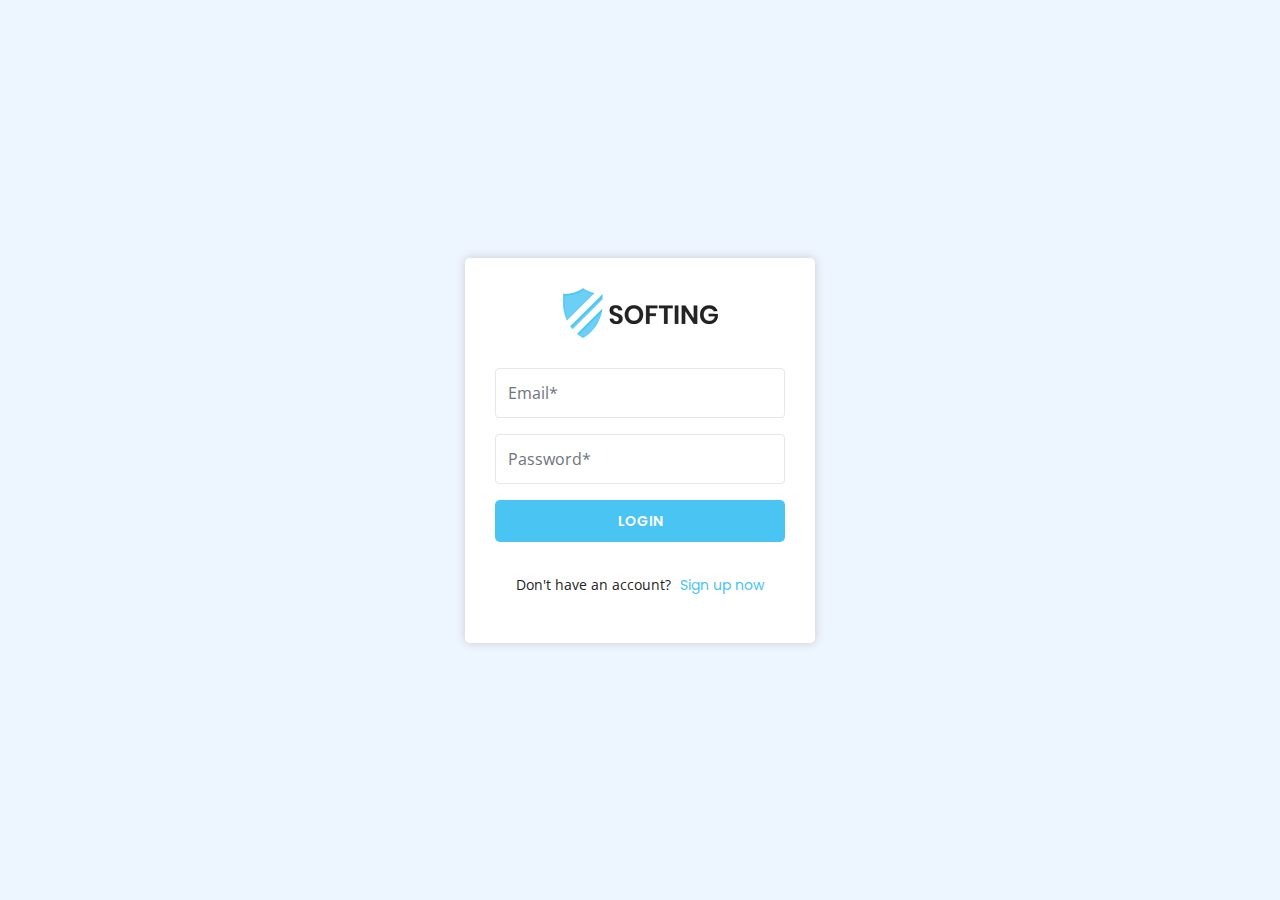
<file: login.html>
<!DOCTYPE html>
<html lang="en">

<head>
    <!-- ========== Meta Tags ========== -->
    <meta charset="utf-8">
    <meta http-equiv="X-UA-Compatible" content="IE=edge">
    <meta name="viewport" content="width=device-width, initial-scale=1">
    <meta name="description" content="Softing - Software Landing Page">

    <!-- ========== Page Title ========== -->
    <title>Softing - Software Landing Page</title>

    <!-- ========== Favicon Icon ========== -->
    <link rel="shortcut icon" href="assets/img/favicon.png" type="image/x-icon">

    <!-- ========== Start Stylesheet ========== -->
    <link href="assets/css/bootstrap.min.css" rel="stylesheet" />
    <link href="assets/css/font-awesome.min.css" rel="stylesheet" />
    <link href="assets/css/elegant-icons.css" rel="stylesheet" />
    <link href="assets/css/flaticon-set.css" rel="stylesheet" />
    <link href="assets/css/magnific-popup.css" rel="stylesheet" />
    <link href="assets/css/owl.carousel.min.css" rel="stylesheet" />
    <link href="assets/css/owl.theme.default.min.css" rel="stylesheet" />
    <link href="assets/css/animate.css" rel="stylesheet" />
    <link href="assets/css/bootsnav.css" rel="stylesheet" />
    <link href="style.css" rel="stylesheet">
    <link href="assets/css/responsive.css" rel="stylesheet" />
    <!-- ========== End Stylesheet ========== -->

    <!-- HTML5 shim and Respond.js for IE8 support of HTML5 elements and media queries -->
    <!-- WARNING: Respond.js doesn't work if you view the page via file:// -->
    <!--[if lt IE 9]>
      <script src="assets/js/html5/html5shiv.min.js"></script>
      <script src="assets/js/html5/respond.min.js"></script>
    <![endif]-->

    <!-- ========== Google Fonts ========== -->
    <link href="https://fonts.googleapis.com/css?family=Open+Sans" rel="stylesheet">
    <link href="https://fonts.googleapis.com/css?family=Poppins:400,500,600,700,800" rel="stylesheet">

</head>

<body class="bg-theme-small">

    <!-- Start Breadcrumb 
    ============================================= -->
    <div class="login-area">
        <div class="container">
            <div class="row">
                <div class="col-lg-4 offset-lg-4">
                    <div class="login-box">
                        <div class="login">
                            <div class="content">
                                <a href="#"><img src="assets/img/logo.png" alt="Logo"></a>
                                <form action="#">
                                    <div class="col-lg-12">
                                        <div class="row">
                                            <div class="form-group">
                                                <input class="form-control" placeholder="Email*" type="email">
                                            </div>
                                        </div>
                                    </div>
                                    <div class="col-lg-12">
                                        <div class="row">
                                            <div class="form-group">
                                                <input class="form-control" placeholder="Password*" type="text">
                                            </div>
                                        </div>
                                    </div>
                                    <div class="col-lg-12">
                                        <div class="row">
                                            <button type="submit">
                                                Login
                                            </button>
                                        </div>
                                    </div>
                                </form>
                                <div class="sign-up">
                                    <p>
                                        Don't have an account? <a href="register.html">Sign up now</a>
                                    </p>
                                </div>
                            </div>
                        </div>
                    </div>
                </div>
            </div>
        </div>
    </div>
    <!-- End Breadcrumb -->

    <!-- jQuery Frameworks
    ============================================= -->
    <script src="assets/js/jquery-1.12.4.min.js"></script>
    <script src="assets/js/bootstrap.min.js"></script>
    <script src="assets/js/popper.min.js"></script>
    <script src="assets/js/jquery.appear.js"></script>
    <script src="assets/js/jquery.easing.min.js"></script>
    <script src="assets/js/jquery.magnific-popup.min.js"></script>
    <script src="assets/js/modernizr.custom.13711.js"></script>
    <script src="assets/js/owl.carousel.min.js"></script>
    <script src="assets/js/wow.min.js"></script>
    <script src="assets/js/count-to.js"></script>
    <script src="assets/js/bootsnav.js"></script>
    <script src="assets/js/main.js"></script>

</body>
</html>
</file>
<file: assets/css/elegant-icons.css>
@font-face {
	font-family: 'ElegantIcons';
	src:url('../fonts/ElegantIcons.eot');
	src:url('../fonts/ElegantIcons.eot?#iefix') format('embedded-opentype'),
		url('../fonts/ElegantIcons.woff') format('woff'),
		url('../fonts/ElegantIcons.ttf') format('truetype'),
		url('../fonts/ElegantIcons.svg#ElegantIcons') format('svg');
	font-weight: normal;
	font-style: normal;
}

@media screen and (-webkit-min-device-pixel-ratio:0) {
  @font-face {
    font-family: "ElegantIcons";
    src: url("./ElegantIcons.svg#ElegantIcons") format("svg");
  }
}

/* Use the following CSS code if you want to use data attributes for inserting your icons */
[data-icon]:before {
	font-family: 'ElegantIcons';
	content: attr(data-icon);
	speak: none;
	font-weight: normal;
	font-variant: normal;
	text-transform: none;
	line-height: 1;
	-webkit-font-smoothing: antialiased;
	-moz-osx-font-smoothing: grayscale;
}

/* Use the following CSS code if you want to have a class per icon */
/*
Instead of a list of all class selectors,
you can use the generic selector below, but it's slower:
[class*="your-class-prefix"] {
*/

.arrow_up, .arrow_down, .arrow_left, .arrow_right, .arrow_left-up, .arrow_right-up, .arrow_right-down, .arrow_left-down, .arrow-up-down, .arrow_up-down_alt, .arrow_left-right_alt, .arrow_left-right, .arrow_expand_alt2, .arrow_expand_alt, .arrow_condense, .arrow_expand, .arrow_move, .arrow_carrot-up, .arrow_carrot-down, .arrow_carrot-left, .arrow_carrot-right, .arrow_carrot-2up, .arrow_carrot-2down, .arrow_carrot-2left, .arrow_carrot-2right, .arrow_carrot-up_alt2, .arrow_carrot-down_alt2, .arrow_carrot-left_alt2, .arrow_carrot-right_alt2, .arrow_carrot-2up_alt2, .arrow_carrot-2down_alt2, .arrow_carrot-2left_alt2, .arrow_carrot-2right_alt2, .arrow_triangle-up, .arrow_triangle-down, .arrow_triangle-left, .arrow_triangle-right, .arrow_triangle-up_alt2, .arrow_triangle-down_alt2, .arrow_triangle-left_alt2, .arrow_triangle-right_alt2, .arrow_back, .icon_minus-06, .icon_plus, .icon_close, .icon_check, .icon_minus_alt2, .icon_plus_alt2, .icon_close_alt2, .icon_check_alt2, .icon_zoom-out_alt, .icon_zoom-in_alt, .icon_search, .icon_box-empty, .icon_box-selected, .icon_minus-box, .icon_plus-box, .icon_box-checked, .icon_circle-empty, .icon_circle-slelected, .icon_stop_alt2, .icon_stop, .icon_pause_alt2, .icon_pause, .icon_menu, .icon_menu-square_alt2, .icon_menu-circle_alt2, .icon_ul, .icon_ol, .icon_adjust-horiz, .icon_adjust-vert, .icon_document_alt, .icon_documents_alt, .icon_pencil, .icon_pencil-edit_alt, .icon_pencil-edit, .icon_folder-alt, .icon_folder-open_alt, .icon_folder-add_alt, .icon_info_alt, .icon_error-oct_alt, .icon_error-circle_alt, .icon_error-triangle_alt, .icon_question_alt2, .icon_question, .icon_comment_alt, .icon_chat_alt, .icon_vol-mute_alt, .icon_volume-low_alt, .icon_volume-high_alt, .icon_quotations, .icon_quotations_alt2, .icon_clock_alt, .icon_lock_alt, .icon_lock-open_alt, .icon_key_alt, .icon_cloud_alt, .icon_cloud-upload_alt, .icon_cloud-download_alt, .icon_image, .icon_images, .icon_lightbulb_alt, .icon_gift_alt, .icon_house_alt, .icon_genius, .icon_mobile, .icon_tablet, .icon_laptop, .icon_desktop, .icon_camera_alt, .icon_mail_alt, .icon_cone_alt, .icon_ribbon_alt, .icon_bag_alt, .icon_creditcard, .icon_cart_alt, .icon_paperclip, .icon_tag_alt, .icon_tags_alt, .icon_trash_alt, .icon_cursor_alt, .icon_mic_alt, .icon_compass_alt, .icon_pin_alt, .icon_pushpin_alt, .icon_map_alt, .icon_drawer_alt, .icon_toolbox_alt, .icon_book_alt, .icon_calendar, .icon_film, .icon_table, .icon_contacts_alt, .icon_headphones, .icon_lifesaver, .icon_piechart, .icon_refresh, .icon_link_alt, .icon_link, .icon_loading, .icon_blocked, .icon_archive_alt, .icon_heart_alt, .icon_star_alt, .icon_star-half_alt, .icon_star, .icon_star-half, .icon_tools, .icon_tool, .icon_cog, .icon_cogs, .arrow_up_alt, .arrow_down_alt, .arrow_left_alt, .arrow_right_alt, .arrow_left-up_alt, .arrow_right-up_alt, .arrow_right-down_alt, .arrow_left-down_alt, .arrow_condense_alt, .arrow_expand_alt3, .arrow_carrot_up_alt, .arrow_carrot-down_alt, .arrow_carrot-left_alt, .arrow_carrot-right_alt, .arrow_carrot-2up_alt, .arrow_carrot-2dwnn_alt, .arrow_carrot-2left_alt, .arrow_carrot-2right_alt, .arrow_triangle-up_alt, .arrow_triangle-down_alt, .arrow_triangle-left_alt, .arrow_triangle-right_alt, .icon_minus_alt, .icon_plus_alt, .icon_close_alt, .icon_check_alt, .icon_zoom-out, .icon_zoom-in, .icon_stop_alt, .icon_menu-square_alt, .icon_menu-circle_alt, .icon_document, .icon_documents, .icon_pencil_alt, .icon_folder, .icon_folder-open, .icon_folder-add, .icon_folder_upload, .icon_folder_download, .icon_info, .icon_error-circle, .icon_error-oct, .icon_error-triangle, .icon_question_alt, .icon_comment, .icon_chat, .icon_vol-mute, .icon_volume-low, .icon_volume-high, .icon_quotations_alt, .icon_clock, .icon_lock, .icon_lock-open, .icon_key, .icon_cloud, .icon_cloud-upload, .icon_cloud-download, .icon_lightbulb, .icon_gift, .icon_house, .icon_camera, .icon_mail, .icon_cone, .icon_ribbon, .icon_bag, .icon_cart, .icon_tag, .icon_tags, .icon_trash, .icon_cursor, .icon_mic, .icon_compass, .icon_pin, .icon_pushpin, .icon_map, .icon_drawer, .icon_toolbox, .icon_book, .icon_contacts, .icon_archive, .icon_heart, .icon_profile, .icon_group, .icon_grid-2x2, .icon_grid-3x3, .icon_music, .icon_pause_alt, .icon_phone, .icon_upload, .icon_download, .social_facebook, .social_twitter, .social_pinterest, .social_googleplus, .social_tumblr, .social_tumbleupon, .social_wordpress, .social_instagram, .social_dribbble, .social_vimeo, .social_linkedin, .social_rss, .social_deviantart, .social_share, .social_myspace, .social_skype, .social_youtube, .social_picassa, .social_googledrive, .social_flickr, .social_blogger, .social_spotify, .social_delicious, .social_facebook_circle, .social_twitter_circle, .social_pinterest_circle, .social_googleplus_circle, .social_tumblr_circle, .social_stumbleupon_circle, .social_wordpress_circle, .social_instagram_circle, .social_dribbble_circle, .social_vimeo_circle, .social_linkedin_circle, .social_rss_circle, .social_deviantart_circle, .social_share_circle, .social_myspace_circle, .social_skype_circle, .social_youtube_circle, .social_picassa_circle, .social_googledrive_alt2, .social_flickr_circle, .social_blogger_circle, .social_spotify_circle, .social_delicious_circle, .social_facebook_square, .social_twitter_square, .social_pinterest_square, .social_googleplus_square, .social_tumblr_square, .social_stumbleupon_square, .social_wordpress_square, .social_instagram_square, .social_dribbble_square, .social_vimeo_square, .social_linkedin_square, .social_rss_square, .social_deviantart_square, .social_share_square, .social_myspace_square, .social_skype_square, .social_youtube_square, .social_picassa_square, .social_googledrive_square, .social_flickr_square, .social_blogger_square, .social_spotify_square, .social_delicious_square, .icon_printer, .icon_calulator, .icon_building, .icon_floppy, .icon_drive, .icon_search-2, .icon_id, .icon_id-2, .icon_puzzle, .icon_like, .icon_dislike, .icon_mug, .icon_currency, .icon_wallet, .icon_pens, .icon_easel, .icon_flowchart, .icon_datareport, .icon_briefcase, .icon_shield, .icon_percent, .icon_globe, .icon_globe-2, .icon_target, .icon_hourglass, .icon_balance, .icon_rook, .icon_printer-alt, .icon_calculator_alt, .icon_building_alt, .icon_floppy_alt, .icon_drive_alt, .icon_search_alt, .icon_id_alt, .icon_id-2_alt, .icon_puzzle_alt, .icon_like_alt, .icon_dislike_alt, .icon_mug_alt, .icon_currency_alt, .icon_wallet_alt, .icon_pens_alt, .icon_easel_alt, .icon_flowchart_alt, .icon_datareport_alt, .icon_briefcase_alt, .icon_shield_alt, .icon_percent_alt, .icon_globe_alt, .icon_clipboard {
	font-family: 'ElegantIcons';
	speak: none;
	font-style: normal;
	font-weight: normal;
	font-variant: normal;
	text-transform: none;
	line-height: 1;
	-webkit-font-smoothing: antialiased;
}
.arrow_up:before {
	content: "\21";
}
.arrow_down:before {
	content: "\22";
}
.arrow_left:before {
	content: "\23";
}
.arrow_right:before {
	content: "\24";
}
.arrow_left-up:before {
	content: "\25";
}
.arrow_right-up:before {
	content: "\26";
}
.arrow_right-down:before {
	content: "\27";
}
.arrow_left-down:before {
	content: "\28";
}
.arrow-up-down:before {
	content: "\29";
}
.arrow_up-down_alt:before {
	content: "\2a";
}
.arrow_left-right_alt:before {
	content: "\2b";
}
.arrow_left-right:before {
	content: "\2c";
}
.arrow_expand_alt2:before {
	content: "\2d";
}
.arrow_expand_alt:before {
	content: "\2e";
}
.arrow_condense:before {
	content: "\2f";
}
.arrow_expand:before {
	content: "\30";
}
.arrow_move:before {
	content: "\31";
}
.arrow_carrot-up:before {
	content: "\32";
}
.arrow_carrot-down:before {
	content: "\33";
}
.arrow_carrot-left:before {
	content: "\34";
}
.arrow_carrot-right:before {
	content: "\35";
}
.arrow_carrot-2up:before {
	content: "\36";
}
.arrow_carrot-2down:before {
	content: "\37";
}
.arrow_carrot-2left:before {
	content: "\38";
}
.arrow_carrot-2right:before {
	content: "\39";
}
.arrow_carrot-up_alt2:before {
	content: "\3a";
}
.arrow_carrot-down_alt2:before {
	content: "\3b";
}
.arrow_carrot-left_alt2:before {
	content: "\3c";
}
.arrow_carrot-right_alt2:before {
	content: "\3d";
}
.arrow_carrot-2up_alt2:before {
	content: "\3e";
}
.arrow_carrot-2down_alt2:before {
	content: "\3f";
}
.arrow_carrot-2left_alt2:before {
	content: "\40";
}
.arrow_carrot-2right_alt2:before {
	content: "\41";
}
.arrow_triangle-up:before {
	content: "\42";
}
.arrow_triangle-down:before {
	content: "\43";
}
.arrow_triangle-left:before {
	content: "\44";
}
.arrow_triangle-right:before {
	content: "\45";
}
.arrow_triangle-up_alt2:before {
	content: "\46";
}
.arrow_triangle-down_alt2:before {
	content: "\47";
}
.arrow_triangle-left_alt2:before {
	content: "\48";
}
.arrow_triangle-right_alt2:before {
	content: "\49";
}
.arrow_back:before {
	content: "\4a";
}
.icon_minus-06:before {
	content: "\4b";
}
.icon_plus:before {
	content: "\4c";
}
.icon_close:before {
	content: "\4d";
}
.icon_check:before {
	content: "\4e";
}
.icon_minus_alt2:before {
	content: "\4f";
}
.icon_plus_alt2:before {
	content: "\50";
}
.icon_close_alt2:before {
	content: "\51";
}
.icon_check_alt2:before {
	content: "\52";
}
.icon_zoom-out_alt:before {
	content: "\53";
}
.icon_zoom-in_alt:before {
	content: "\54";
}
.icon_search:before {
	content: "\55";
}
.icon_box-empty:before {
	content: "\56";
}
.icon_box-selected:before {
	content: "\57";
}
.icon_minus-box:before {
	content: "\58";
}
.icon_plus-box:before {
	content: "\59";
}
.icon_box-checked:before {
	content: "\5a";
}
.icon_circle-empty:before {
	content: "\5b";
}
.icon_circle-slelected:before {
	content: "\5c";
}
.icon_stop_alt2:before {
	content: "\5d";
}
.icon_stop:before {
	content: "\5e";
}
.icon_pause_alt2:before {
	content: "\5f";
}
.icon_pause:before {
	content: "\60";
}
.icon_menu:before {
	content: "\61";
}
.icon_menu-square_alt2:before {
	content: "\62";
}
.icon_menu-circle_alt2:before {
	content: "\63";
}
.icon_ul:before {
	content: "\64";
}
.icon_ol:before {
	content: "\65";
}
.icon_adjust-horiz:before {
	content: "\66";
}
.icon_adjust-vert:before {
	content: "\67";
}
.icon_document_alt:before {
	content: "\68";
}
.icon_documents_alt:before {
	content: "\69";
}
.icon_pencil:before {
	content: "\6a";
}
.icon_pencil-edit_alt:before {
	content: "\6b";
}
.icon_pencil-edit:before {
	content: "\6c";
}
.icon_folder-alt:before {
	content: "\6d";
}
.icon_folder-open_alt:before {
	content: "\6e";
}
.icon_folder-add_alt:before {
	content: "\6f";
}
.icon_info_alt:before {
	content: "\70";
}
.icon_error-oct_alt:before {
	content: "\71";
}
.icon_error-circle_alt:before {
	content: "\72";
}
.icon_error-triangle_alt:before {
	content: "\73";
}
.icon_question_alt2:before {
	content: "\74";
}
.icon_question:before {
	content: "\75";
}
.icon_comment_alt:before {
	content: "\76";
}
.icon_chat_alt:before {
	content: "\77";
}
.icon_vol-mute_alt:before {
	content: "\78";
}
.icon_volume-low_alt:before {
	content: "\79";
}
.icon_volume-high_alt:before {
	content: "\7a";
}
.icon_quotations:before {
	content: "\7b";
}
.icon_quotations_alt2:before {
	content: "\7c";
}
.icon_clock_alt:before {
	content: "\7d";
}
.icon_lock_alt:before {
	content: "\7e";
}
.icon_lock-open_alt:before {
	content: "\e000";
}
.icon_key_alt:before {
	content: "\e001";
}
.icon_cloud_alt:before {
	content: "\e002";
}
.icon_cloud-upload_alt:before {
	content: "\e003";
}
.icon_cloud-download_alt:before {
	content: "\e004";
}
.icon_image:before {
	content: "\e005";
}
.icon_images:before {
	content: "\e006";
}
.icon_lightbulb_alt:before {
	content: "\e007";
}
.icon_gift_alt:before {
	content: "\e008";
}
.icon_house_alt:before {
	content: "\e009";
}
.icon_genius:before {
	content: "\e00a";
}
.icon_mobile:before {
	content: "\e00b";
}
.icon_tablet:before {
	content: "\e00c";
}
.icon_laptop:before {
	content: "\e00d";
}
.icon_desktop:before {
	content: "\e00e";
}
.icon_camera_alt:before {
	content: "\e00f";
}
.icon_mail_alt:before {
	content: "\e010";
}
.icon_cone_alt:before {
	content: "\e011";
}
.icon_ribbon_alt:before {
	content: "\e012";
}
.icon_bag_alt:before {
	content: "\e013";
}
.icon_creditcard:before {
	content: "\e014";
}
.icon_cart_alt:before {
	content: "\e015";
}
.icon_paperclip:before {
	content: "\e016";
}
.icon_tag_alt:before {
	content: "\e017";
}
.icon_tags_alt:before {
	content: "\e018";
}
.icon_trash_alt:before {
	content: "\e019";
}
.icon_cursor_alt:before {
	content: "\e01a";
}
.icon_mic_alt:before {
	content: "\e01b";
}
.icon_compass_alt:before {
	content: "\e01c";
}
.icon_pin_alt:before {
	content: "\e01d";
}
.icon_pushpin_alt:before {
	content: "\e01e";
}
.icon_map_alt:before {
	content: "\e01f";
}
.icon_drawer_alt:before {
	content: "\e020";
}
.icon_toolbox_alt:before {
	content: "\e021";
}
.icon_book_alt:before {
	content: "\e022";
}
.icon_calendar:before {
	content: "\e023";
}
.icon_film:before {
	content: "\e024";
}
.icon_table:before {
	content: "\e025";
}
.icon_contacts_alt:before {
	content: "\e026";
}
.icon_headphones:before {
	content: "\e027";
}
.icon_lifesaver:before {
	content: "\e028";
}
.icon_piechart:before {
	content: "\e029";
}
.icon_refresh:before {
	content: "\e02a";
}
.icon_link_alt:before {
	content: "\e02b";
}
.icon_link:before {
	content: "\e02c";
}
.icon_loading:before {
	content: "\e02d";
}
.icon_blocked:before {
	content: "\e02e";
}
.icon_archive_alt:before {
	content: "\e02f";
}
.icon_heart_alt:before {
	content: "\e030";
}
.icon_star_alt:before {
	content: "\e031";
}
.icon_star-half_alt:before {
	content: "\e032";
}
.icon_star:before {
	content: "\e033";
}
.icon_star-half:before {
	content: "\e034";
}
.icon_tools:before {
	content: "\e035";
}
.icon_tool:before {
	content: "\e036";
}
.icon_cog:before {
	content: "\e037";
}
.icon_cogs:before {
	content: "\e038";
}
.arrow_up_alt:before {
	content: "\e039";
}
.arrow_down_alt:before {
	content: "\e03a";
}
.arrow_left_alt:before {
	content: "\e03b";
}
.arrow_right_alt:before {
	content: "\e03c";
}
.arrow_left-up_alt:before {
	content: "\e03d";
}
.arrow_right-up_alt:before {
	content: "\e03e";
}
.arrow_right-down_alt:before {
	content: "\e03f";
}
.arrow_left-down_alt:before {
	content: "\e040";
}
.arrow_condense_alt:before {
	content: "\e041";
}
.arrow_expand_alt3:before {
	content: "\e042";
}
.arrow_carrot_up_alt:before {
	content: "\e043";
}
.arrow_carrot-down_alt:before {
	content: "\e044";
}
.arrow_carrot-left_alt:before {
	content: "\e045";
}
.arrow_carrot-right_alt:before {
	content: "\e046";
}
.arrow_carrot-2up_alt:before {
	content: "\e047";
}
.arrow_carrot-2dwnn_alt:before {
	content: "\e048";
}
.arrow_carrot-2left_alt:before {
	content: "\e049";
}
.arrow_carrot-2right_alt:before {
	content: "\e04a";
}
.arrow_triangle-up_alt:before {
	content: "\e04b";
}
.arrow_triangle-down_alt:before {
	content: "\e04c";
}
.arrow_triangle-left_alt:before {
	content: "\e04d";
}
.arrow_triangle-right_alt:before {
	content: "\e04e";
}
.icon_minus_alt:before {
	content: "\e04f";
}
.icon_plus_alt:before {
	content: "\e050";
}
.icon_close_alt:before {
	content: "\e051";
}
.icon_check_alt:before {
	content: "\e052";
}
.icon_zoom-out:before {
	content: "\e053";
}
.icon_zoom-in:before {
	content: "\e054";
}
.icon_stop_alt:before {
	content: "\e055";
}
.icon_menu-square_alt:before {
	content: "\e056";
}
.icon_menu-circle_alt:before {
	content: "\e057";
}
.icon_document:before {
	content: "\e058";
}
.icon_documents:before {
	content: "\e059";
}
.icon_pencil_alt:before {
	content: "\e05a";
}
.icon_folder:before {
	content: "\e05b";
}
.icon_folder-open:before {
	content: "\e05c";
}
.icon_folder-add:before {
	content: "\e05d";
}
.icon_folder_upload:before {
	content: "\e05e";
}
.icon_folder_download:before {
	content: "\e05f";
}
.icon_info:before {
	content: "\e060";
}
.icon_error-circle:before {
	content: "\e061";
}
.icon_error-oct:before {
	content: "\e062";
}
.icon_error-triangle:before {
	content: "\e063";
}
.icon_question_alt:before {
	content: "\e064";
}
.icon_comment:before {
	content: "\e065";
}
.icon_chat:before {
	content: "\e066";
}
.icon_vol-mute:before {
	content: "\e067";
}
.icon_volume-low:before {
	content: "\e068";
}
.icon_volume-high:before {
	content: "\e069";
}
.icon_quotations_alt:before {
	content: "\e06a";
}
.icon_clock:before {
	content: "\e06b";
}
.icon_lock:before {
	content: "\e06c";
}
.icon_lock-open:before {
	content: "\e06d";
}
.icon_key:before {
	content: "\e06e";
}
.icon_cloud:before {
	content: "\e06f";
}
.icon_cloud-upload:before {
	content: "\e070";
}
.icon_cloud-download:before {
	content: "\e071";
}
.icon_lightbulb:before {
	content: "\e072";
}
.icon_gift:before {
	content: "\e073";
}
.icon_house:before {
	content: "\e074";
}
.icon_camera:before {
	content: "\e075";
}
.icon_mail:before {
	content: "\e076";
}
.icon_cone:before {
	content: "\e077";
}
.icon_ribbon:before {
	content: "\e078";
}
.icon_bag:before {
	content: "\e079";
}
.icon_cart:before {
	content: "\e07a";
}
.icon_tag:before {
	content: "\e07b";
}
.icon_tags:before {
	content: "\e07c";
}
.icon_trash:before {
	content: "\e07d";
}
.icon_cursor:before {
	content: "\e07e";
}
.icon_mic:before {
	content: "\e07f";
}
.icon_compass:before {
	content: "\e080";
}
.icon_pin:before {
	content: "\e081";
}
.icon_pushpin:before {
	content: "\e082";
}
.icon_map:before {
	content: "\e083";
}
.icon_drawer:before {
	content: "\e084";
}
.icon_toolbox:before {
	content: "\e085";
}
.icon_book:before {
	content: "\e086";
}
.icon_contacts:before {
	content: "\e087";
}
.icon_archive:before {
	content: "\e088";
}
.icon_heart:before {
	content: "\e089";
}
.icon_profile:before {
	content: "\e08a";
}
.icon_group:before {
	content: "\e08b";
}
.icon_grid-2x2:before {
	content: "\e08c";
}
.icon_grid-3x3:before {
	content: "\e08d";
}
.icon_music:before {
	content: "\e08e";
}
.icon_pause_alt:before {
	content: "\e08f";
}
.icon_phone:before {
	content: "\e090";
}
.icon_upload:before {
	content: "\e091";
}
.icon_download:before {
	content: "\e092";
}
.social_facebook:before {
	content: "\e093";
}
.social_twitter:before {
	content: "\e094";
}
.social_pinterest:before {
	content: "\e095";
}
.social_googleplus:before {
	content: "\e096";
}
.social_tumblr:before {
	content: "\e097";
}
.social_tumbleupon:before {
	content: "\e098";
}
.social_wordpress:before {
	content: "\e099";
}
.social_instagram:before {
	content: "\e09a";
}
.social_dribbble:before {
	content: "\e09b";
}
.social_vimeo:before {
	content: "\e09c";
}
.social_linkedin:before {
	content: "\e09d";
}
.social_rss:before {
	content: "\e09e";
}
.social_deviantart:before {
	content: "\e09f";
}
.social_share:before {
	content: "\e0a0";
}
.social_myspace:before {
	content: "\e0a1";
}
.social_skype:before {
	content: "\e0a2";
}
.social_youtube:before {
	content: "\e0a3";
}
.social_picassa:before {
	content: "\e0a4";
}
.social_googledrive:before {
	content: "\e0a5";
}
.social_flickr:before {
	content: "\e0a6";
}
.social_blogger:before {
	content: "\e0a7";
}
.social_spotify:before {
	content: "\e0a8";
}
.social_delicious:before {
	content: "\e0a9";
}
.social_facebook_circle:before {
	content: "\e0aa";
}
.social_twitter_circle:before {
	content: "\e0ab";
}
.social_pinterest_circle:before {
	content: "\e0ac";
}
.social_googleplus_circle:before {
	content: "\e0ad";
}
.social_tumblr_circle:before {
	content: "\e0ae";
}
.social_stumbleupon_circle:before {
	content: "\e0af";
}
.social_wordpress_circle:before {
	content: "\e0b0";
}
.social_instagram_circle:before {
	content: "\e0b1";
}
.social_dribbble_circle:before {
	content: "\e0b2";
}
.social_vimeo_circle:before {
	content: "\e0b3";
}
.social_linkedin_circle:before {
	content: "\e0b4";
}
.social_rss_circle:before {
	content: "\e0b5";
}
.social_deviantart_circle:before {
	content: "\e0b6";
}
.social_share_circle:before {
	content: "\e0b7";
}
.social_myspace_circle:before {
	content: "\e0b8";
}
.social_skype_circle:before {
	content: "\e0b9";
}
.social_youtube_circle:before {
	content: "\e0ba";
}
.social_picassa_circle:before {
	content: "\e0bb";
}
.social_googledrive_alt2:before {
	content: "\e0bc";
}
.social_flickr_circle:before {
	content: "\e0bd";
}
.social_blogger_circle:before {
	content: "\e0be";
}
.social_spotify_circle:before {
	content: "\e0bf";
}
.social_delicious_circle:before {
	content: "\e0c0";
}
.social_facebook_square:before {
	content: "\e0c1";
}
.social_twitter_square:before {
	content: "\e0c2";
}
.social_pinterest_square:before {
	content: "\e0c3";
}
.social_googleplus_square:before {
	content: "\e0c4";
}
.social_tumblr_square:before {
	content: "\e0c5";
}
.social_stumbleupon_square:before {
	content: "\e0c6";
}
.social_wordpress_square:before {
	content: "\e0c7";
}
.social_instagram_square:before {
	content: "\e0c8";
}
.social_dribbble_square:before {
	content: "\e0c9";
}
.social_vimeo_square:before {
	content: "\e0ca";
}
.social_linkedin_square:before {
	content: "\e0cb";
}
.social_rss_square:before {
	content: "\e0cc";
}
.social_deviantart_square:before {
	content: "\e0cd";
}
.social_share_square:before {
	content: "\e0ce";
}
.social_myspace_square:before {
	content: "\e0cf";
}
.social_skype_square:before {
	content: "\e0d0";
}
.social_youtube_square:before {
	content: "\e0d1";
}
.social_picassa_square:before {
	content: "\e0d2";
}
.social_googledrive_square:before {
	content: "\e0d3";
}
.social_flickr_square:before {
	content: "\e0d4";
}
.social_blogger_square:before {
	content: "\e0d5";
}
.social_spotify_square:before {
	content: "\e0d6";
}
.social_delicious_square:before {
	content: "\e0d7";
}
.icon_printer:before {
	content: "\e103";
}
.icon_calulator:before {
	content: "\e0ee";
}
.icon_building:before {
	content: "\e0ef";
}
.icon_floppy:before {
	content: "\e0e8";
}
.icon_drive:before {
	content: "\e0ea";
}
.icon_search-2:before {
	content: "\e101";
}
.icon_id:before {
	content: "\e107";
}
.icon_id-2:before {
	content: "\e108";
}
.icon_puzzle:before {
	content: "\e102";
}
.icon_like:before {
	content: "\e106";
}
.icon_dislike:before {
	content: "\e0eb";
}
.icon_mug:before {
	content: "\e105";
}
.icon_currency:before {
	content: "\e0ed";
}
.icon_wallet:before {
	content: "\e100";
}
.icon_pens:before {
	content: "\e104";
}
.icon_easel:before {
	content: "\e0e9";
}
.icon_flowchart:before {
	content: "\e109";
}
.icon_datareport:before {
	content: "\e0ec";
}
.icon_briefcase:before {
	content: "\e0fe";
}
.icon_shield:before {
	content: "\e0f6";
}
.icon_percent:before {
	content: "\e0fb";
}
.icon_globe:before {
	content: "\e0e2";
}
.icon_globe-2:before {
	content: "\e0e3";
}
.icon_target:before {
	content: "\e0f5";
}
.icon_hourglass:before {
	content: "\e0e1";
}
.icon_balance:before {
	content: "\e0ff";
}
.icon_rook:before {
	content: "\e0f8";
}
.icon_printer-alt:before {
	content: "\e0fa";
}
.icon_calculator_alt:before {
	content: "\e0e7";
}
.icon_building_alt:before {
	content: "\e0fd";
}
.icon_floppy_alt:before {
	content: "\e0e4";
}
.icon_drive_alt:before {
	content: "\e0e5";
}
.icon_search_alt:before {
	content: "\e0f7";
}
.icon_id_alt:before {
	content: "\e0e0";
}
.icon_id-2_alt:before {
	content: "\e0fc";
}
.icon_puzzle_alt:before {
	content: "\e0f9";
}
.icon_like_alt:before {
	content: "\e0dd";
}
.icon_dislike_alt:before {
	content: "\e0f1";
}
.icon_mug_alt:before {
	content: "\e0dc";
}
.icon_currency_alt:before {
	content: "\e0f3";
}
.icon_wallet_alt:before {
	content: "\e0d8";
}
.icon_pens_alt:before {
	content: "\e0db";
}
.icon_easel_alt:before {
	content: "\e0f0";
}
.icon_flowchart_alt:before {
	content: "\e0df";
}
.icon_datareport_alt:before {
	content: "\e0f2";
}
.icon_briefcase_alt:before {
	content: "\e0f4";
}
.icon_shield_alt:before {
	content: "\e0d9";
}
.icon_percent_alt:before {
	content: "\e0da";
}
.icon_globe_alt:before {
	content: "\e0de";
}
.icon_clipboard:before {
	content: "\e0e6";
}


	.glyph {
		float: left;
		text-align: center;
		padding: .75em;
		margin: .4em 1.5em .75em 0;
		width: 6em;
text-shadow: none;
	}
        .glyph_big {
        font-size: 128px;
        color: #59c5dc;
        float: left;
        margin-right: 20px;
        }

        .glyph div { padding-bottom: 10px;}

	.glyph input {
		font-family: consolas, monospace;
		font-size: 12px;
		width: 100%;
		text-align: center;
		border: 0;
		box-shadow: 0 0 0 1px #ccc;
		padding: .2em;
                -moz-border-radius: 5px;
                -webkit-border-radius: 5px;
	}
	.centered {
		margin-left: auto;
		margin-right: auto;
	}
	.glyph .fs1 {
		font-size: 2em;
	}
</file>
<file: assets/css/flaticon-set.css>
/*
    Flaticon icon font: Flaticon
    Creation date: 08/09/2018 00:19
    */

@font-face {
  font-family: "Flaticon";
  src: url("../fonts/Flaticon.eot");
  src: url("../fonts/Flaticon.eot?#iefix") format("embedded-opentype"),
       url("../fonts/Flaticon.woff") format("woff"),
       url("../fonts/Flaticon.ttf") format("truetype"),
       url("../fonts/Flaticon.svg#Flaticon") format("svg");
  font-weight: normal;
  font-style: normal;
}

@media screen and (-webkit-min-device-pixel-ratio:0) {
  @font-face {
    font-family: "Flaticon";
    src: url("./Flaticon.svg#Flaticon") format("svg");
  }
}

[class^="flaticon-"]:before, [class*=" flaticon-"]:before,
[class^="flaticon-"]:after, [class*=" flaticon-"]:after {   
  font-family: Flaticon;
  speak: none;
  font-style: normal;
  font-weight: normal;
  font-variant: normal;
  text-transform: none;
  line-height: 1;

  /* Better Font Rendering =========== */
  -webkit-font-smoothing: antialiased;
  -moz-osx-font-smoothing: grayscale;
}

.flaticon-move:before { content: "\f100"; }
.flaticon-scroll:before { content: "\f101"; }
.flaticon-customer-support:before { content: "\f102"; }
.flaticon-feature:before { content: "\f103"; }
.flaticon-intersect:before { content: "\f104"; }
.flaticon-union:before { content: "\f105"; }
.flaticon-intersection:before { content: "\f106"; }
.flaticon-rgb:before { content: "\f107"; }
.flaticon-rgb-1:before { content: "\f108"; }
.flaticon-resolution:before { content: "\f109"; }
.flaticon-showcase:before { content: "\f10a"; }
.flaticon-tickets:before { content: "\f10b"; }
.flaticon-ticket:before { content: "\f10c"; }
.flaticon-conversation:before { content: "\f10d"; }
.flaticon-speech-bubble:before { content: "\f10e"; }
.flaticon-email:before { content: "\f10f"; }
.flaticon-contact:before { content: "\f110"; }
.flaticon-file:before { content: "\f111"; }
.flaticon-upload-information:before { content: "\f112"; }
</file>
<file: style.css>
/* ----------------------------------

Template Name: Softing - Software Landing Page
Author: validtheme
Version: 1.6

-------------------------------------

Table of contents
        
    01. Google font
    02. Reset
    03. Typography
    04. Background color
    05. Custom
    06. Button
    07. Border
    08. Aside style
    09. Video
    10. Background image
    11. Icon
    12. Magnific popup
    13. Header
    14. Page title
    15. Swiper carousel
    16. Slider and parallax typography
    17. Portfolio
    18. Elements
    19. Blog
    20. Footer
    21. Home Page
    22. Services Page
    23. About Page
    24. Projects Page
    25. Pricing Page
    26. PHP Contact Form
    27. Others

*/


/*
** General Styles for HTML tags
*/
@tailwind base;
@tailwind components;
@tailwind utilities;

*{
  scroll-behavior: smooth;
  padding: 0;
  margin: 0;
}

html {
  width: 100%;
  height: 100%;
  position: relative;
  overflow: visible;
}

body {
  font-family: 'Open Sans', sans-serif;
  font-size: 14px;
  font-weight: 400;
  line-height: 26px;
  overflow-x: hidden;
  background-color: #ffffff;
}

html, body, .wrapper {
  height: 100%;
}

h1, h2, h3, h4, h5, h6 {
  color: #232323;
  font-weight: normal;
  line-height: 1.2;
  font-family: 'Poppins', sans-serif;
  letter-spacing: 0;
  margin: 0;
}

h1,h2,h3,h4 {
  margin-bottom: 15px;
}

h5,h5 {
  margin-bottom: 10px;
}

.h1,h1{font-size:36px}
.h2,h2{font-size:30px}
.h3,h3{font-size:24px}
.h4,h4{font-size:18px}
.h5,h5{font-size:14px}
.h6,h6{font-size:12px}


img {
  border: none;
  outline: none;
  max-width: 100%;
}

label {
  display: inline-block;
  font-weight: normal;
  margin-bottom: 5px;
  max-width: 100%;
}

a, .btn, button {
  transition: all 0.35s ease-in-out;
  -webkit-transition: all 0.35s ease-in-out;
  -moz-transition: all 0.35s ease-in-out;
  -ms-transition: all 0.35s ease-in-out;
  -o-transition: all 0.35s ease-in-out;
  outline: medium none;
}

a img, iframe {
  border: none;
}

p {
  color: #232323;
  line-height: 26px;
  margin: 0 0 15px;
  text-transform: none;
  font-weight: 400;
}

hr {
  margin-top: 0;
  margin-bottom: 0;
  border: 0;
  border-top: 1px solid #eee;
}

pre {
  display: block;
  margin: 0 0 30px;
  padding: 9.5px;
  word-wrap: break-word;
  word-break: break-all;
  color: #333;
  border: 1px solid #ededed;
  border-radius: inherit;
  background-color: #f9f9f9;
  font-size: 13px;
  line-height: 1.42857143;
}

input:focus, textarea:focus, 
 select:focus {
  outline: none;
  box-shadow: inherit;
}

ul {
  margin: 0;
  list-style-type: none;
}

a, a:active, a:focus, a:hover {
  outline: none;
  text-decoration: none;
  color: #232323;
}

a:hover {
  color: #232323;
}

a {
  transition: all 0.35s ease-in-out;
  -webkit-transition: all 0.35s ease-in-out;
  -moz-transition: all 0.35s ease-in-out;
  -ms-transition: all 0.35s ease-in-out;
  -o-transition: all 0.35s ease-in-out;
  text-decoration: none;
  font-family: 'Poppins', sans-serif;
}

b, strong {
  font-weight: 900;
}

.btn.active, .btn:active {
  background-image: inherit !important;
}

.btn.focus, 
 .btn:active:focus, 
 .btn:active:hover, 
 .btn:focus, 
 .btn:hover {
  outline: 0;
}

.btn.circle {
  -webkit-border-radius: 30px;
  -moz-border-radius: 30px;
  border-radius: 30px;
}

.btn.active, .btn:active {
  outline: 0;
  -webkit-box-shadow: inherit;
  box-shadow: inherit;
}

input {
  border: 1px solid #e7e7e7;
  border-radius: inherit;
  box-shadow: inherit;
  min-height: 50px;
}
/* Default CSS */
.container-half {
  margin: 0 auto;
  width: 60%;
  padding: 0 15px;
}

.bg-cover {
  background-position: center center;
  background-size: cover;
}

.bg-fixed {
  background-attachment: fixed;
  background-position: center top;
  background-size: cover;
}

.bg-gray {
  background-color: #f9f9f9;
}

.bg-theme-small {
  background-color: #edf5ff;
}

.bg-light {
  background-color: #ffffff !important;
}

.bg-theme {
  background-color: #4ac4f3;
}

.text-light h1, 
 .text-light h2, 
 .text-light h3, 
 .text-light h4, 
 .text-light h5, 
 .text-light h6, 
 .text-light p, 
 .text-light a {
  color: #ffffff;
}

.shadow {
  position: relative;
  z-index: 1;
}

.shadow.dark::after {
  background: #000000 none repeat scroll 0 0;
  content: "";
  height: 100%;
  left: 0;
  opacity: 0.5;
  position: absolute;
  top: 0;
  width: 100%;
  z-index: -1;
}

.shadow.dark-hard::after {
  background: #232323 none repeat scroll 0 0;
  content: "";
  height: 100%;
  left: 0;
  opacity: 0.75;
  position: absolute;
  top: 0;
  width: 100%;
  z-index: -1;
}

.shadow.light::after {
  background: #ffffff none repeat scroll 0 0;
  content: "";
  height: 100%;
  left: 0;
  opacity: 0.3;
  position: absolute;
  top: 0;
  width: 100%;
  z-index: -1;
}

.shadow.theme::after {
  background: #4ac4f3 none repeat scroll 0 0;
  content: "";
  height: 100%;
  left: 0;
  opacity: 0.5;
  position: absolute;
  top: 0;
  width: 100%;
  z-index: -1;
}

.shadow.theme-hard::after {
  background: #4ac4f3 none repeat scroll 0 0;
  content: "";
  height: 100%;
  left: 0;
  opacity: 0.7;
  position: absolute;
  top: 0;
  width: 100%;
  z-index: -1;
}

.default-padding {
  padding-top: 120px;
  padding-bottom: 120px;
}

.default-padding-top {
  padding-top: 120px;
}

.default-padding-bottom {
  padding-bottom: 120px;
}

.default-padding.bottom-less {
  padding-top: 120px;
  padding-bottom: 90px;
}

.default-padding.bottom-30 {
  padding-top: 120px;
  padding-bottom: 70px;
}

.default-padding.bottom-20 {
  padding-top: 120px;
  padding-bottom: 60px;
}

.padding-xl {
  padding-top: 180px;
  padding-bottom: 180px;
}

.carousel-shadow {
  padding-bottom: 105px;
}

.btn {
  display: inline-block;
  font-family: "Poppins",sans-serif;
  font-size: 14px;
  font-weight: 600;
  line-height: 25px;
  text-transform: uppercase;
  -webkit-transition: all 0.35s ease-in-out;
  -moz-transition: all 0.35s ease-in-out;
  -ms-transition: all 0.35s ease-in-out;
  -o-transition: all 0.35s ease-in-out;
  transition: all 0.35s ease-in-out;
  font-weight: 700;
  letter-spacing: 1px;
  -webkit-border-radius: 5px;
  -moz-border-radius: 5px;
  border-radius: 5px;
  overflow: hidden;
}

.btn-md {
  padding: 15px 50px 15px;
}

.btn-sm {
  padding: 12px 40px;
  font-size: 12px;
}

.btn.btn-sm-pro {
  font-size: 10px;
  font-weight: 600;
  margin-top: 5px;
  padding: 4px 35px;
  display: inline-block;
}

.btn-border-light {
  border: 2px solid #ffffff !important;
}

.btn.btn-sm-pro.btn-border-light:hover, 
 .btn.btn-sm-pro.btn-border-light:focus {
  background-color: #ffffff;
  color: #232323;
  border: 2px solid #ffffff !important;
}

.btn-dark {
  background-color: #232323;
  color: #ffffff;
  border: 2px solid #232323 !important;
}

.btn-dark.border {
  background-color: transparent;
  color: #232323;
  border: 2px solid #232323 !important;
}

.btn-dark.border:hover {
  background-color: #232323;
  color: #ffffff !important;
  border: 2px solid #232323 !important;
}




.btn-gray {
  background-color: tranparent;
  color: #4ac4f3;
  border: 2px solid #e7e7e7 !important;
}

.btn-gray.border {
  background-color: transparent;
  color: #4ac4f3;
  border: 2px solid #e7e7e7 !important;
}

.btn-gray.border:hover {
  background-color: #4ac4f3;
  color: #ffffff !important;
  border: 2px solid #4ac4f3 !important;
}



.btn.btn-light {
  background: #ffffff none repeat scroll 0 0;
  border: 2px solid #ffffff !important;
  color: #232323;
}

.btn.btn-light:hover, 
 .btn.btn-light:focus {
  background: transparent none repeat scroll 0 0;
  border: 2px solid #ffffff !important;
  color: #ffffff;
}

.btn.btn-light.effect:hover, 
 .btn.btn-light.effect:focus {
  background-color: #4ac4f3;
  color: #ffffff !important;
  border: 2px solid #4ac4f3 !important;
}

.btn.btn-light.border {
  background: transparent;
  border: 2px solid #ffffff !important;
  color: #ffffff;
}

.btn.btn-light.border:hover {
  background: #ffffff none repeat scroll 0 0 !important;
  border: 2px solid #ffffff !important;
  color: #232323 !important;
}

.btn-dark:hover, 
 .btn-dark:focus {
  color: #232323 !important;
  background: transparent;
}

.bg-dark {
  background: #1d2024 none repeat scroll 0 0 !important;
}

.bg-gradient {
  background: linear-gradient(to bottom, #ffffff 1%,#4ac4f3 100%);
}

.bg-gradient-theme {
    background: linear-gradient(90deg, rgba(19,146,195,1) 32%, rgba(74,196,243,1) 82%);
}

.btn-theme {
  background-color: #4ac4f3;
  color: #ffffff !important;
  border: 2px solid #4ac4f3 !important;
}

.btn-theme.border {
  background-color: transparent;
  color: #4ac4f3 !important;
  border: 2px solid #4ac4f3 !important;
}

.btn-theme.border:hover {
  background-color: #4ac4f3;
  color: #ffffff !important;
  border: 2px solid #4ac4f3 !important;
}

.btn-theme.effect:hover, 
 .btn-theme.effect:focus {
  background: #4ac4f3 none repeat scroll 0 0;
  border: 2px solid #4ac4f3 !important;
  color: #ffffff;
}

.btn.btn-sm-lm {
  font-size: 12px;
  padding: 4px 35px;
}

.btn.border.btn-light.standard {
  padding-left: 20px;
  padding-right: 50px;
  position: relative;
  z-index: 1;
}

.btn.border.btn-light.standard::after {
  background: #ffffff none repeat scroll 0 0;
  content: "";
  height: 53px;
  position: absolute;
  right: -18px;
  top: -10px;
  transform: skewX(20deg);
  -webkit-transform: skewX(20deg);
  -moz-transform: skewX(20deg);
  -ms-transform: skewX(20deg);
  -o-transform: skewX(20deg);
  width: 50px;
  z-index: -1;
}

.btn.border.btn-light.standard::before {
  color: #4ac4f3;
  content: "\f061";
  font-family: "Font Awesome 5 Free";
  height: 100%;
  position: absolute;
  right: 0;
  width: 25px;
}

.bg-fixed {
  background-attachment: fixed;
  background-position: center center;
  background-size: cover;
}

.bg-cover {
  background-position: center center;
  background-size: cover;
}

.container-full {
  padding: 0 15px;
  width: 100%;
}

.container-fill {
  padding: 0 15px;
  margin: auto;
  max-width: 100%;
}

@media (min-width:576px) {
  .container-fill {
    max-width: 540px;
  }
}

@media (min-width:768px) {
  .container-fill {
    max-width: 720px;
  }
}

@media (min-width:992px) {
  .container-fill {
    max-width: 960px;
  }
}

@media (min-width:1200px) {
  .container-fill {
    width: 90%;
    max-width: 1400px;
  }
}

@media (max-width:1199px) {
  .container-fill {
    padding: 0 15px;
  }
}

.oh {
  overflow: hidden;
}

.less-margin {
  margin: 0;
}

.mar-top-less {
    margin-top: -80px;
}

header {
  position: relative;
}

header nav.navbar.border.bootsnav.navbar-fixed.no-background {
  border-bottom: 1px solid rgba(255, 255, 255, 0.1);
}

header nav.navbar.border.bootsnav.navbar-fixed.no-background ul li a {
  position: relative;
  z-index: 1;
  margin-left: 3px;
}

header nav.navbar.border.bootsnav.navbar-fixed.no-background .attr-nav ul li a {
  border: medium none;
}

header nav.navbar.border.bootsnav.navbar-fixed.no-background ul li a::after {
  background: #ffffff none repeat scroll 0 0;
  bottom: -2px;
  content: "";
  height: 3px;
  left: 0;
  position: absolute;
  width: 0;
  -webkit-transition: all 0.35s ease-in-out;
  -moz-transition: all 0.35s ease-in-out;
  -ms-transition: all 0.35s ease-in-out;
  -o-transition: all 0.35s ease-in-out;
  transition: all 0.35s ease-in-out;
}

header nav.navbar.border.bootsnav.navbar-fixed.no-background ul li a.active::after,
header nav.navbar.border.bootsnav.navbar-fixed.no-background ul li a:hover::after {
  width: 100%;
}

header nav.navbar.border.bootsnav.navbar-fixed.no-background .attr-nav ul li a.active::after,
header nav.navbar.border.bootsnav.navbar-fixed.no-background .attr-nav ul li a:hover::after {
  width: 0;
}

.attr-nav .social.right li {
  margin-left: 20px;
}

.attr-nav .social li a {
  font-size: 16px;
}

/* Navbar */
nav.bootsnav.navbar-default.info-topbar .navbar-header {
  display: none;
}

nav.bootsnav.navbar-default.info-topbar ul li a {
  margin-right: 30px;
  padding: 35px 0;
}

nav.bootsnav.navbar-default.info-topbar.active-full ul li a {
  margin-right: 0;
  padding: 35px 20px;
}

.attr-nav > a.btn-theme.effect:hover, 
.attr-nav > a.btn-theme.effect, 
.attr-nav > a.btn-theme.effect:focus {
  background: #4ac4f3 none repeat scroll 0 0;
  border: 2px solid #4ac4f3;
  color: #ffffff !important;
}

nav.bootsnav.navbar-default.info-topbar.sticked ul li a {
  margin-right: 30px;
  padding: 35px 0;
}

.attr-nav.social li {
  display: inline-block;
  padding: 25px 0 !important;
  transition: all 0.35s ease-in-out;
  -webkit-transition: all 0.35s ease-in-out;
  -moz-transition: all 0.35s ease-in-out;
  -ms-transition: all 0.35s ease-in-out;
  -o-transition: all 0.35s ease-in-out;
}

.attr-nav.social li a {
  border: 1px solid #f4f4f4;
  -webkit-border-radius: 50%;
  -moz-border-radius: 50%;
  border-radius: 50%;
  color: #4ac4f3;
  display: inline-block;
  font-size: 14px;
  height: 40px;
  line-height: 40px;
  margin-left: 10px;
  padding: 0 !important;
  text-align: center;
  width: 40px;
}

nav.navbar.bootsnav.sticked .attr-nav.social li {
  display: inline-block;
  padding: 20px 0 !important;
}

.site-heading h2 {
  display: inline-block;
  font-weight: 700;
  padding-bottom: 20px;
  position: relative;
  text-transform: uppercase;
}

.site-heading.clean h2 {
  padding-bottom: 0;
}

.site-heading.clean h2 span {
  color: #4ac4f3;
}

.site-heading h2 span {
  color: #4ac4f3;
}

.site-heading.barber h2 span {
  color: #bc9355;
}

.site-heading p {
  margin: 0;
}

.site-heading.clean h2::after,
.site-heading.clean h2::before {
  display: none;
}

.site-heading h2::before {
  background: #4ac4f3 none repeat scroll 0 0;
  bottom: 0;
  content: "";
  height: 2px;
  left: 50%;
  margin-left: -5px;
  position: absolute;
  width: 50px;
}

.bg-theme .site-heading h2::before,
.bg-theme-hard .site-heading h2::before {
  background: #ffffff none repeat scroll 0 0;
}

.site-heading h2::after {
  background: #232323 none repeat scroll 0 0;
  bottom: 0;
  content: "";
  height: 2px;
  left: 50%;
  margin-left: -40px;
  position: absolute;
  width: 25px;
}

.bg-theme .site-heading h2::after,
.bg-theme-hard .site-heading h2::after {
  background: #ffffff none repeat scroll 0 0;
}

.site-heading h2 span {
  color: #4ac4f3;
}

.site-heading {
  margin-bottom: 60px;
  overflow: hidden;
  margin-top: -5px;
}

.site-heading.single {
  margin-bottom: 35px;
}

.carousel-shadow .site-heading {
  margin-bottom: 35px;
}

/* ============================================================== 
     # Bradcrumb 
=================================================================== */
.breadcrumb-area {
  padding: 100px 0;
}

.breadcrumb-area .breadcrumb {
  background: transparent none repeat scroll 0 0;
  display: inline-block;
  margin: 0;
  padding: 10px 20px;
  position: relative;
  z-index: 1;
}

.breadcrumb-area .breadcrumb::after {
  background: #232323 none repeat scroll 0 0;
  -webkit-border-radius: 5px;
  -moz-border-radius: 5px;
  border-radius: 5px;
  content: "";
  height: 100%;
  left: 0;
  opacity: 0.6;
  position: absolute;
  top: 0;
  width: 100%;
  z-index: -1;
}

.breadcrumb-area h1 {
  display: block;
  font-size: 40px;
  font-weight: 600;
  text-transform: uppercase;
}

.breadcrumb > li + li::before {
  color: #ffffff;
  content: "\f105";
  font-family: "Font Awesome 5 Free";
  font-weight: 600;
  padding: 0 5px;
}

.breadcrumb-area .breadcrumb a, 
 .breadcrumb-area .breadcrumb li {
  font-weight: 600;
  text-transform: uppercase;
  display: inline-block;
}

.breadcrumb-area .breadcrumb li.active {
  color: #4ac4f3;
}


.align-center {
  align-items: center;
}

/* ============================================================== 
     # Banner 
=================================================================== */
body, 
.banner-area, 
.banner-area div {
  height: 100%;
}

.banner-area.auto-height, 
.banner-area.auto-height div {
  height: auto;
  min-height: 100%;
}

.banner-area.shadow,
.banner-area .shadow {
  box-shadow: inherit !important;
}

.banner-area .box-cell {
  display: table-cell;
  vertical-align: middle;
  width: 100%;
}

.banner-area .box-table {
  display: table;
  width: 100%;
}

.banner-area .box-cell, 
 .banner-area .box-cell div {
  height: auto;
}

.banner-area {
  position: relative;
  overflow: hidden;
  z-index: 1;
}

.banner-area .wavesshape {
  bottom: -2px;
  left: 0;
  position: absolute;
  right: 0;
  top: auto;
  width: 100%;
  z-index: -1;
}

.banner-area.shape-index .wavesshape {
  z-index: -1;
}

.banner-area .wavesshape.shape {
  bottom: -50px;
}

.banner-area .content {
  overflow: hidden;
  position: relative;
  z-index: 9;
}

.banner-area.wavesshape {
  position: relative;
  z-index: 1;
}

.banner-area.triangle-shadow {
  position: relative;
  z-index: 1;
}

.banner-area.triangle-shadow::before {
  border-bottom: 0 solid transparent;
  border-right: 100vw solid #fff;
  border-top: 80px solid transparent;
  bottom: 0;
  content: "";
  height: 0;
  left: 0;
  position: absolute;
  width: 100%;
  z-index: 101;
}

.banner-area.shadow-inner .content {
  padding: 30px;
  position: relative;
  z-index: 1;
  overflow: hidden;
}

.banner-area .banner-carousel .owl-item.center img {
  transform: scale(1);
}

.banner-area .banner-carousel .owl-item img {
  transform: scale(0.9);
}

.banner-area .simple-video {
  position: relative;
}

.banner-area .simple-video .video-play-button {
  bottom: inherit;
  float: left;
  left: 0;
  margin-left: 30px;
  position: relative;
  top: 8px;
  transform: inherit;
  font-size: 20px;
  padding: 0;
}

.banner-area .simple-video a {
  float: left;
  text-align: center;
}

.banner-area .simple-video .content {
  overflow: inherit;
}

.banner-area .simple-video .video-play-button::after {
  height: 60px;
  width: 60px;
}

.banner-area .simple-video .video-play-button::before {
  height: 60px;
  width: 60px;
}

.banner-area .simple-video .video-play-button i {
  line-height: 40px;
}

.banner-area.shadow-inner .content::after {
  background: #1c1c1c none repeat scroll 0 0;
  content: "";
  height: 100%;
  left: 0;
  opacity: 0.5;
  position: absolute;
  top: 0;
  width: 100%;
  z-index: -1;
}

.banner-area.inc-dots .carousel-indicators {
  bottom: inherit;
  display: inline-block;
  left: auto;
  margin: -40px 0 0;
  position: absolute;
  right: 20px;
  top: 50%;
  width: auto;
}

.banner-area.inc-dots .carousel-indicators li {
  border: 3px solid #ffffff;
  display: block;
  height: 20px;
  margin: 10px 0;
  width: 20px;
}

.banner-area.inc-dots .carousel-indicators li.active,
.banner-area.inc-dots .carousel-indicators li:hover {
  background: #4ac4f3 none repeat scroll 0 0;
}

.banner-area.large-font .content h1 {
  font-size: 80px;
  font-weight: 800;
  line-height: 1;
  margin-bottom: 30px;
  text-transform: uppercase;
}

.banner-area.text-center p {
  padding: 0 10%;
}

.banner-area .content span {
  color: #4ac4f3;
  font-weight: 700;
}

.banner-area.text-light.shadow.theme-hard .content span {
  color: #232323;
}

.banner-area.banner-top-padding .double-items {
  margin-top: -60px;
}

.banner-area.text-dark .content span {
  color: #ffffff;
}

.banner-area.large-font h4 {
  line-height: 1.4;
  margin-bottom: 30px;
}

.banner-area.middle-text.heading-uppercase .content h1 {
  font-size: 80px;
  font-weight: 800;
  line-height: 1;
  margin-bottom: 20px;
  text-transform: uppercase;
}

.banner-area.small-text .content h1 {
  font-size: 50px;
  font-weight: 600;
  margin-bottom: 25px;
  text-transform: capitalize;
}

.banner-area.normal-text .content h1 {
  font-size: 36px;
  font-weight: 600;
  margin-bottom: 25px;
  text-transform: capitalize;
}

.banner-area.normal-text .content a {
  margin-top: 15px;
}

.banner-area .banner-carousel {
  cursor: w-resize;
}

.banner-area .banner-carousel .owl-dots {
  margin-top: 20px !important;
}

.banner-area .banner-carousel .owl-dots .owl-dot span {
  background: #ffffff none repeat scroll 0 0;
  border: 3px solid #e7e7e7;
  height: 20px;
  width: 20px;
  -webkit-transition: all 0.35s ease-in-out;
  -moz-transition: all 0.35s ease-in-out;
  -ms-transition: all 0.35s ease-in-out;
  -o-transition: all 0.35s ease-in-out;
  transition: all 0.35s ease-in-out;
}

.banner-area .banner-carousel .owl-dots .owl-dot.active span,
.banner-area .banner-carousel .owl-dots .owl-dot:hover span {
  border-color: #4ac4f3;
}

.banner-area.small-text .content p {
  margin-bottom: 30px;
}

.banner-area.middle-text .content h4 {
  line-height: 30px;
}

.banner-area.middle-text .content h2 {
  color: #4ac4f3;
  font-weight: 500;
  text-transform: capitalize;
}

.banner-area.middle-text .content h1 {
  font-size: 80px;
  font-weight: 600;
  line-height: 1;
  margin-bottom: 25px;
  text-transform: capitalize;
}

.banner-area.middle-text .content a {
  margin-left: 3px;
  margin-right: 3px;
  margin-top: 10px;
}

.banner-area .content a {
  margin: 0 3px;
}

.banner-area.version-3 .content h1 {
  font-size: 80px;
  font-weight: 700;
  line-height: 1.1;
  margin-bottom: 25px;
  text-transform: uppercase;
}

.banner-area.version-3 .content h3 {
  font-size: 30px;
  font-weight: 600;
  margin-bottom: 30px;
}

.banner-area .right-info {
  text-align: center;
}

.banner-area.auto-height .double-items {
  overflow: hidden;
  padding-top: 160px;
}

.banner-area.auto-height.sticky-nav .double-items {
  padding-top: 90px;
}

.banner-area.auto-height .double-items .banner-carousel,
.banner-area.auto-height .double-items .banner {
  margin-top: 50px;
}

.banner-area.auto-height .double-items .banner {
    position: relative;
}

.banner-area.auto-height .double-items .banner .overlay a {
    margin-top: -25px;
}

.banner-area .carousel-control {
  font-size: 40px;
  height: 50px;
  line-height: 50px;
  padding: 0;
  position: absolute;
  top: 50%;
  width: 50px;
  margin-top: -25px;
  background: transparent;
  opacity: 1;
  z-index: 1;
}

.banner-area .carousel-control.shadow {
  background: transparent none repeat scroll 0 0;
  font-size: 20px;
  height: 50px;
  line-height: 50px;
  margin-top: -25px;
  opacity: 1;
  padding: 0;
  position: absolute;
  top: 50%;
  width: 50px;
  z-index: 1;
  color: #ffffff;
  text-shadow: inherit;
}

.banner-area .carousel-control.shadow::after {
  background: #232323 none repeat scroll 0 0;
  -webkit-border-radius: 50%;
  -moz-border-radius: 50%;
  border-radius: 50%;
  content: "";
  height: 100%;
  left: 0;
  opacity: 0.5;
  position: absolute;
  top: 0;
  width: 100%;
  z-index: -1;
}

.banner-area .carousel-control.left {
  left: -50px;
}

.banner-area:hover .carousel-control.left {
  left: 0;
}

.banner-area.typed-text.small-text .content h2 {
  display: block;
  margin-bottom: 30px;
}

.banner-area:hover .carousel-control.shadow.left {
  left: 20px;
}

.banner-area .carousel-control.right {
  right: -50px;
}

.banner-area:hover .carousel-control.right {
  right: 0;
}

.banner-area:hover .carousel-control.shadow.right {
  right: 20px;
}

.banner-area .width-max {
  position: relative;
  top: 30px;
}

.banner-area .width-max img {
    max-width: 120%;
}

/* Animation delays */
.banner-area .item h1:first-child, 
 .banner-area .item h2:first-child, 
 .banner-area .item h3:first-child, 
 .banner-area .item h4:first-child, 
 .banner-area .item h5:first-child, 
 .banner-area .item h6:first-child {
  animation-delay: .5s;
}

.banner-area .item h1:nth-child(2), 
 .banner-area .item h2:nth-child(2), 
 .banner-area .item h3:nth-child(2), 
 .banner-area .item h4:nth-child(2), 
 .banner-area .item h5:nth-child(2), 
 .banner-area .item h6:nth-child(2) {
  animation-delay: .7s;
}

.carousel-caption h1:nth-child(3), 
 .carousel-caption h2:nth-child(3), 
 .carousel-caption h3:nth-child(3), 
 .carousel-caption h4:nth-child(3), 
 .carousel-caption h5:nth-child(3), 
 .carousel-caption h6:nth-child(3) {
  animation-delay: .9s;
}

.banner-area .item p {
  animation-delay: .5s;
}

.banner-area .item a, 
 .banner-area .item button {
  animation-delay: .7s;
}
/* Carousel Fade Effect */
.carousel-fade .carousel-inner .item {
  -webkit-transition-property: opacity;
  transition-property: opacity;
}

.carousel-fade .carousel-inner .item, 
 .carousel-fade .carousel-inner .active.left, 
 .carousel-fade .carousel-inner .active.right {
  opacity: 0;
}

.carousel-fade .carousel-inner .active, 
 .carousel-fade .carousel-inner .next.left, 
 .carousel-fade .carousel-inner .prev.right {
  opacity: 1;
}

.carousel-fade .carousel-inner .next, 
 .carousel-fade .carousel-inner .prev, 
 .carousel-fade .carousel-inner .active.left, 
 .carousel-fade .carousel-inner .active.right {
  left: 0;
  -webkit-transform: translate3d(0, 0, 0);
  -moz-transform: translate3d(0, 0, 0);
  -ms-transform: translate3d(0, 0, 0);
  -o-transform: translate3d(0, 0, 0);
}

.carousel-fade .carousel-control {
  z-index: 2;
}
/* Slider Zoom Effect */
@-webkit-keyframes zoom {
  from {
    -webkit-transform: scale(1, 1);
  }

  to {
    -webkit-transform: scale(1.2, 1.2);
  }
}

@-moz-keyframes zoom {
  from {
    -moz-transform: scale(1, 1);
  }

  to {
    -moz-transform: scale(1.2, 1.2);
  }
}

@-o-keyframes zoom {
  from {
    -o-transform: scale(1, 1);
  }

  to {
    -o-transform: scale(1.2, 1.2);
  }
}

@keyframes zoom {
  from {
    transform: scale(1, 1);
  }

  to {
    transform: scale(1.2, 1.2);
  }
}

.carousel-inner .item > .slider-thumb {
  -webkit-animation: zoom 20s;
  animation: zoom 20s;
}

.banner-area .carousel-zoom .slider-thumb {
  height: 100%;
  position: absolute;
  width: 100%;
}

#particles-js,
#ripple {
  height: 100%;
  left: 0;
  position: absolute;
  top: 0;
  width: 100%;
}


.banner-area .shape-bg {
    position: absolute;
    left: 0;
    bottom: -10px;
    width: 100%;
    height: auto !important;
    min-height: auto !important;
}

@media only screen and (min-width: 1200px) {
.banner-area .shape-bg {
    bottom: -120px;
}

}




.banner-area.top-shape {
    position: relative;
    z-index: 1;
}




.banner-area.top-shape::before {
    position: absolute;
    left: -300px;
    top: -100px;
    content: "";
    height: 600px;
    width: 600px;
    background: #fff;
    z-index: -1;
    border-radius: 20px;
    transform: rotate(65deg);
    opacity: 0.3;
}



.banner-area.inc-video .content {
  overflow: inherit;
}

.banner-area.inc-video .content a.video-play-button.relative {
    position: inherit;
    top: 50px;
    margin-bottom: 50px;
}

.banner-area.text-dark.bg-gradient .content span {
  color: #4ac4f3;
}

.banner-area .double-items.thumb-110 img {
  max-width: 110%;
}

.banner-area .double-items.thumb-120 img {
  max-width: 120%;
}

.banner-area .double-items.thumb-130 img {
  max-width: 130%;
}

.banner-area .double-items.thumb-140 img {
  max-width: 140%;
}


.banner-area .btn-simple {
  padding: 15px 50px 15px;
  font-weight: 600;
  font-size: 16px;
  position: relative;
  z-index: 1;
  text-transform: uppercase;
}

.banner-area .btn-simple::after {
  position: absolute;
  left: 10px;
  top: 50%;
  content: "";
  height: 2px;
  width: 30px;
  background: #4ac4f3;
}

.banner-area.text-medium .content h1 {
  text-transform: capitalize;
  font-weight: 600;
  font-size: 55px;
  line-height: 1.3;
  margin-bottom: 25px;
}

.banner-area.text-medium .content a {
  margin-top: 25px;
}

.banner-area.text-medium .right-info {
  padding-left: 35px;
}

.banner-area.text-medium .content p {
  font-size: 16px;
  line-height: 34px;
}

.banner-area .fixed-shape {
    position: absolute;
    right: 0;
    top: 0;
    background-size: contain;
    background-position: top right;
    z-index: -1;
    width: 100%;
    background-repeat: no-repeat;
}

.banner-area.overflow-inherit {
  overflow: inherit;
}

.banner-area .right-info.width-big img {
    max-width: 150%;
}

.banner-area.text-large h1 {
    font-size: 50px;
    text-transform: capitalize;
    font-weight: 500;
    margin-bottom: 30px;
}

.banner-area.text-large .button {
  margin-top: 45px;
}

.banner-area ul {
  display: flex;
  text-align: left;
  margin-top: 40px;
  font-family: 'Poppins', sans-serif;
}

.banner-area ul li {
  margin-right: 50px;
}

.banner-area ul li:last-child {
  margin-right: 0;
}

.banner-area ul li .fun-fact {
  display: flex;
  align-items: center;
}

.banner-area ul li .fun-fact .timer {
  font-size: 36px;
  color: #232323;
  font-weight: 600;
  position: relative;
  z-index: 1;
  padding-right: 40px;
  border-right: 1px solid;
  margin-right: 0;
}

.banner-area ul li .fun-fact .timer::after {
  position: absolute;
  right: 15px;
  top: 0;
  content: "K";
}

.banner-area ul li .fun-fact .medium {
  margin-left: 15px;
  font-weight: 600;
  color: #232323;
}


/* ============================================================== 
     # About 
=================================================================== */
.about-area .default.info h4 {
  color: #4ac4f3;
  font-weight: 600;
  text-transform: uppercase;
  margin-bottom: 10px;
}

.about-area .default.info h2 {
  font-weight: 600;
  line-height: 1.4;
  margin-bottom: 20px;
}

.about-area .bottom-info {
  border-top: 1px solid #e7e7e7;
  margin-top: 35px;
  padding-top: 30px;
}

.about-area .bottom-info span {
  display: table;
  padding-top: 2px;
}

.about-area .default.info h3 {
  font-weight: 600;
  margin-bottom: 20px;
}

.about-area .default.info > a {
  margin-top: 10px;
}

.about-area .bottom-info li {
  color: #666666;
  display: block;
  font-family: "Poppins",sans-serif;
  font-weight: 400;
  letter-spacing: 1px;
  margin-bottom: 15px;
  text-transform: capitalize;
}

.about-area .bottom-info li i {
  background: #4ac4f3 none repeat scroll 0 0;
  -webkit-border-radius: 50%;
  -moz-border-radius: 50%;
  border-radius: 50%;
  color: #ffffff;
  float: left;
  font-size: 12px;
  height: 20px;
  line-height: 20px;
  margin-right: 15px;
  margin-top: 5px;
  position: relative;
  text-align: center;
  width: 20px;
  z-index: 1;
}

.about-area .bottom-info li:last-child {
  margin: 0;
}

.about-area .bottom-info li i::after {
  background: #4ac4f3 none repeat scroll 0 0;
  -webkit-border-radius: 50%;
  -moz-border-radius: 50%;
  border-radius: 50%;
  content: "";
  height: 28px;
  left: 0;
  margin-left: -4px;
  margin-top: -4px;
  opacity: 0.5;
  position: absolute;
  top: 0;
  width: 28px;
  z-index: -1;
}

.about-area .services-info .item {
  background: #ffffff none repeat scroll 0 0;
  -moz-box-shadow: 0 0 10px #cccccc;
  -webkit-box-shadow: 0 0 10px #cccccc;
  -o-box-shadow: 0 0 10px #cccccc;
  box-shadow: 0 0 10px #cccccc;
  margin-top: 30px;
  padding: 30px;
}

.about-area .services-info {
  margin-top: -30px;
}

.about-area .services-info .item i {
  color: #4ac4f3;
  display: inline-block;
  font-size: 60px;
  margin-bottom: 25px;
  position: relative;
  z-index: 1;
}

.about-area .services-info .item h4 {
  font-weight: 600;
  text-transform: capitalize;
}

.about-area .services-info .item p {
  margin: 0;
}

.about-area .services-info .single-item:nth-child(1) .item, 
.about-area .services-info .single-item:nth-child(4) .item {
  background: #4ac4f3 none repeat scroll 0 0;
}

.about-area .services-info .single-item:nth-child(1) .item i, 
.about-area .services-info .single-item:nth-child(4) .item i,
.about-area .services-info .single-item:nth-child(1) .item h4, 
.about-area .services-info .single-item:nth-child(4) .item h4,
.about-area .services-info .single-item:nth-child(1) .item p, 
.about-area .services-info .single-item:nth-child(4) .item p {
  color: #fff;
}


.about-area .about-items .about-content h4 {
    font-weight: 600;
    text-transform: uppercase;
    color: #4ac4f3;
}

.about-area .about-items h2 {
    font-weight: 600;
    margin-bottom: 25px;
}

.about-area .top-features {
    margin-top: 50px;
}

.about-area .about-items p {
    margin-bottom: 0;
}

.about-area .top-features .item {
    padding: 50px 37px;
    transition: all 0.35s ease-in-out;
}

.about-area .top-features .single-item:nth-child(2) .item,
.about-area .top-features .single-item:hover .item {
    box-shadow: 0 0 10px #cccccc;
    border-radius: 5px;
}


.about-area .top-features.active-all .single-item .item {
    box-shadow: 0 0 10px #cccccc;
    border-radius: 5px;
}


.about-area .top-features .item > i {
    display: inline-block;
    color: #4ac4f3;
    font-size: 60px;
    margin-bottom: 25px;
}

.about-area .top-features .item > i {
    display: inline-block;
    background: linear-gradient(90deg, rgba(19,146,195,1) 32%, rgba(74,196,243,1) 82%);
    -webkit-background-clip: text;
    -moz-background-clip: text;
    background-clip: text;
    -webkit-text-fill-color: transparent;
}

.about-area .top-features .item img {
    max-width: 100px;
    margin-bottom: 30px;
    height: 80px;
}

.about-area .top-features .item h4 {
    text-transform: capitalize;
    font-weight: 600;
}

.about-area .top-features .item a {
    text-transform: capitalize;
    font-weight: 600;
    margin-top: 15px;
    display: inline-block;
    color: #666666;
    text-decoration: underline;
}

.about-area .top-features .item a:hover {
    color: #4ac4f3;
}

.about-area .thumb-left img {
    margin-left: -20%;
    max-width: 120%;
}

.about-area .thumb-left {
    padding-right: 50px;
}

.about-area {
    position: relative;
    z-index: 1;
}

.about-area .shape {
    position: absolute;
    left: 0;
    bottom: 0;
    z-index: -1;
    opacity: 0.07;
}


/* ============================================================== 
     # Services Box
=================================================================== */

.services-area .services-box .single-item {
  margin-bottom: 30px;
}

.services-area .services-box .item {
  padding: 50px 30px;
  background: rgba(255, 255, 255, 0.3);
  overflow: hidden;
  position: relative;
  z-index: 1;
  border: 1px solid rgba(255, 255, 255, 1);
}

.services-area .services-box .item::after {
  position: absolute;
  left: 0;
  bottom: -100%;
  content: "";
  height: 100%;
  width: 100%;
  background: rgba(74, 196, 243, 1);
  z-index: -1;
  transition: all 0.35s ease-in-out;
}

.services-area .services-box .item:hover::after {
  bottom: 0;
}

.services-area .services-box .item i,
.services-area .services-box .item h5,
.services-area .services-box .item p {
  transition: all 0.35s ease-in-out;
}

.services-area .services-box .item:hover i,
.services-area .services-box .item:hover h5,
.services-area .services-box .item:hover p {
  color: #ffffff;
}

.services-area .services-box .item i {
  display: inline-block;
  font-size: 60px;
  margin-bottom: 30px;
  color: #4ac4f3;
}
.services-area .services-box .item h5 {
  text-transform: capitalize;
  font-weight: 700;
  font-size: 16px;
  margin-bottom: 20px;
}
.services-area .services-box .item p {
  margin-bottom: 0;
}


/* ============================================================== 
     # How it works
=================================================================== */

.work-process-area {
  position: relative;
}

.works-process-items {
  position: relative;
  z-index: 1;
  margin-top: 10px;
}

.works-process-items .item {
  padding: 0 15px;
}

.works-process-items .single-item {
  position: relative;
  z-index: 1;
}

.works-process-items .single-item::after {
  position: absolute;
  left: 100%;
  top: 41px;
  content: "";
  background-image: url(assets/img/direction-sign.png);
  height: 50px;
  width: 100px;
  background-repeat: no-repeat;
  margin-right: -100px;
  background-size: contain;
  margin-left: -50px;
  opacity: 0.3;
}

.works-process-items .single-item:last-child::after {
  display: none;
}

.works-process-items .item .info h4 {
  font-weight: 600;
  text-transform: capitalize;
}

.works-process-items .item .info span {
  color: #437eeb;
  display: block;
  font-family: 'Poppins', sans-serif;
  margin-bottom: 10px;
}

.works-process-area .works-process-items .info p {
  margin: 0;
}

.works-process-items .item .icon {
  position: relative;
  text-align: center;
  z-index: 1;
  display: inline-block;
  width: 120px;
}

.works-process-items .item .icon span {
  background: #ffffff;
  position: absolute;
  right: -10px;
  top: -10px;
  height: 40px;
  line-height: 40px;
  width: 40px;
  z-index: 1;
  color: #4ac4f3;
  font-weight: 800;
  font-size: 14px;
  border-radius: 50%;
  box-shadow: 0 0 10px #cccccc;
}

.works-process-items .item .icon i {
  background: #4AC5F3;
  background: -webkit-linear-gradient(top left, #4AC5F3, #C1EDFE);
  background: -moz-linear-gradient(top left, #4AC5F3, #C1EDFE);
  background: linear-gradient(to bottom right, #4AC5F3, #C1EDFE);
  border-radius: 20px;
  color: #ffffff;
  font-size: 50px;
  height: 120px;
  line-height: 120px;
  text-align: center;
  width: 120px;
  z-index: 1;
  display: inline-block;
  border: 3px solid #ffffff;
  box-shadow: 0 0 10px #cccccc;
  margin-bottom: 30px;
}

.works-process-items .item .info {
  line-height: 0;
  position: relative;
  text-align: center;
}

.works-process-items .item .info h4 {
  font-weight: 600;
  text-transform: capitalize;
  font-size: 20px;
}

.works-process-items .item .info p {
  margin: 0;
  margin-bottom: -5px;
}


.works-process-items .item .info {
  text-align: center;
}


/* ============================================================== 
     # Chose Us 
=================================================================== */

.choseus-area {
    position: relative;
    z-index: 1;
}

.choseus-area .fixed-shape-left {
    position: absolute;
    left: 0;
    bottom: 0;
    z-index: -1;
}

.choseus-area .fixed-shape {
    position: absolute;
    left: 0;
    bottom: 0;
    z-index: -1;
    height: 100%;
    width: 100%;
}

.choseus-area .fixed-shape img {
    position: absolute;
    left: 0;
    bottom: 0;
    height: 100%;
    width: 100%;
}

.choseus-items {
    display: flex;
    align-items: center;
}

.choseus-items ul {
    margin-top: 25px;
}

.choseus-items .thumb {
    padding-right: 35px;
    text-align: center;
}

.choseus-items .info h2 {
    font-weight: 600;
    line-height: 1.3;
    margin-top: -5px;
    margin-bottom: 25px;
}

.choseus-items .info h5 {
    text-transform: uppercase;
    font-weight: 600;
    color: #4ac4f3;
    margin-bottom: 25px;
}

.choseus-items .info a {
  margin-top: 15px;
}

.choseus-items .info ul li {
    display: block;
    position: relative;
    z-index: 1;
    padding-left: 35px;
    margin-bottom: 20px;
    font-weight: 600;
    color: #232323;
    font-family: 'Poppins', sans-serif;
}

.choseus-items .info ul li::after {
    position: absolute;
    left: 0;
    top: 0;
    content: "\f058";
    font-family: "Font Awesome 5 Free";
    color: #4ac4f3;
    font-size: 20px;
    font-weight: 600;
}

.choseus-items .info ul li:last-child {
    margin: 0;
}

.choseus-items .fun-fact {
    font-family: 'Poppins', sans-serif;
    margin-top: 30px;
}

.choseus-items .fun-fact .timer {
    font-size: 30px;
    font-weight: 600;
    line-height: 1;
    color: #666666;
    display: inline-block;
    position: relative;
    z-index: 1;
}

.choseus-items .fun-fact .medium {
    margin-top: 5px;
    display: block;
    font-weight: 600;
    text-transform: capitalize;
}

.choseus-items .fun-fact .timer::after {
    position: absolute;
    right: -22px;
    top: 5px;
    content: "\f067";
    font-family: "Font Awesome 5 Free";
    font-size: 20px;
    color: #4ac4f3;
}


/* ============================================================== 
     # Features 
=================================================================== */

.features-area.bottom-small {
  padding-bottom: 65px;
}

.features-area.default-padding.bottom-none {
  padding-bottom: 30px;
}

.features-area .item .icon {
  display: table-cell;
  vertical-align: top;
}

.features-area .item .info {
  display: table-cell;
  padding-left: 25px;
  vertical-align: top;
}

.features-area .item .icon i {
  background: #edf5ff none repeat scroll 0 0;
  -webkit-border-radius: 50%;
  -moz-border-radius: 50%;
  border-radius: 50%;
  color: #232323;
  display: inline-block;
  font-size: 50px;
  height: 100px;
  line-height: 100px;
  text-align: center;
  width: 100px;
}

.features-area .item .info h4 {
  font-weight: 600;
  text-transform: capitalize;
}

.features-area .item .info p {
  margin: 0;
}

.features-area .single-item {
  margin-bottom: 50px;
}

.features-area.cell-items .features-thumb, 
.features-area.cell-items .features-items {
  display: table-cell;
  float: none;
  vertical-align: middle;
}

.features-area.cell-items .features-thumb {
  padding-right: 35px;
}

.features-area.cell-items .features-items .single-item {
  margin-bottom: 0;
  margin-top: 50px;
}

.features-area.cell-items .features-items .single-item:first-child, 
.features-area.cell-items .features-items .single-item:nth-child(2) {
  margin-top: 0;
}

.features-area.features-list .features-items h2 {
  font-weight: 600;
  line-height: 1.4;
  margin-bottom: 25px;
}

.features-area.features-list .features-items li {
  color: #666666;
  display: block;
  font-weight: 400;
  letter-spacing: 1px;
  margin-bottom: 25px;
  text-transform: capitalize;
}

.features-area.features-list .features-items li:last-child {
  margin: 0;
}

.features-area.features-list .features-items li i {
  background: #4ac4f3 none repeat scroll 0 0;
  -webkit-border-radius: 50%;
  -moz-border-radius: 50%;
  border-radius: 50%;
  color: #ffffff;
  float: left;
  font-size: 12px;
  height: 30px;
  line-height: 30px;
  margin-right: 15px;
  margin-top: 5px;
  position: relative;
  text-align: center;
  width: 30px;
  z-index: 1;
}

.features-area.features-list .features-items li i::after {
  background: #4ac4f3 none repeat scroll 0 0;
  -webkit-border-radius: 50%;
  -moz-border-radius: 50%;
  border-radius: 50%;
  content: "";
  height: 40px;
  left: 0;
  margin-left: -5px;
  margin-top: -5px;
  opacity: 0.5;
  position: absolute;
  top: 0;
  width: 40px;
  z-index: -1;
}

.features-area.features-list .features-thumb {
  padding-right: 35px;
}

.features-area.features-list .features-thumb.order-lg-last {
    padding-right: 15px;
    padding-left: 35px;
}

.features-area.features-list .features-items li .icon {
  display: table-cell;
  vertical-align: top;
}

.features-area.features-list .features-items li .info {
  display: table-cell;
  padding-left: 5px;
  vertical-align: top;
}

.features-area.features-list .features-items li .info h4 {
  margin-bottom: 10px;
}

.features-area.features-list .features-items ul {
  margin-top: 30px;
  padding-right: 50px;
}

.features-area.features-list .features-items li .info p {
  color: #666666;
  margin: 0;
}

.features-area.features-list .features-item.reverse .features-thumb {
  float: right;
  padding-right: 15px;
}

.features-area.features-list .features-item.reverse .features-items {
  padding-left: 15px;
}

.features-area.features-list .features-item {
  margin-top: 80px;
}

.features-area.features-list .features-item:first-child {
  margin: 0;
}

/* ============================================================== 
     # Overview 
=================================================================== */

.overview-area .nav-tabs li {
  display: inline-block;
  float: none;
  margin: 0 3px;
  margin-bottom: 10px;
}

.overview-area .nav-tabs {
  display: block;
  height: auto;
  margin-bottom: 30px;
  min-height: auto;
  overflow: hidden;
  border: none;
}

.overview-area .nav-tabs li a {
  background: #edf5ff none repeat scroll 0 0;
  -webkit-border-radius: 30px;
  -moz-border-radius: 30px;
  border-radius: 30px;
  color: #232323;
  display: inline-block;
  font-weight: 600;
  padding: 15px 40px;
  text-transform: uppercase;
  border: none;
}

.overview-area .nav-tabs li a.active {
  background: #4ac4f3 none repeat scroll 0 0;
  color: #ffffff;
}

.overview-area .overview-items.vertical .tab-navigation, 
.overview-area .overview-items.vertical .tab-content {
  display: table-cell;
  vertical-align: top;
}

.overview-area .overview-items.vertical .tab-navigation {
  background: #edf5ff none repeat scroll 0 0;
  min-width: 200px;
  overflow: inherit;
  padding: 30px 50px;
}

.overview-area .overview-items.vertical .tab-navigation li {
  display: block;
  margin-bottom: 10px;
  position: relative;
  z-index: 1;
}

.overview-area .overview-items.vertical .tab-navigation li:last-child {
  margin-bottom: 0;
}

.overview-area .overview-items .item .info h3,
.overview-area .overview-items .item .info h4 {
  font-weight: 600;
  text-transform: capitalize;
}

.overview-area .overview-items .item .thumb, 
.overview-area .overview-items .item .info {
  display: table-cell;
  float: none;
  vertical-align: middle;
}

.overview-area .overview-items .item .thumb {
  padding: 0;
}

.overview-area .overview-items .item .row {
  margin: 0;
}

.overview-area .overview-items .item .info {
  border: 1px solid #e7e7e7;
  padding: 30px;
}

.carousel-shadow .owl-stage-outer {
  padding: 15px 0;
}

.overview-area .overview-items .item .info a {
  color: #4ac4f3;
  font-weight: 600;
  text-transform: uppercase;
}

.overview-area .overview-items .owl-dots .owl-dot span {
  background: #e7e7e7 none repeat scroll 0 0;
  border: 4px solid #edf5ff;
  height: 20px;
  -webkit-transition: all 0.35s ease-in-out;
  -moz-transition: all 0.35s ease-in-out;
  -ms-transition: all 0.35s ease-in-out;
  -o-transition: all 0.35s ease-in-out;
  transition: all 0.35s ease-in-out;
  width: 20px;
}

.overview-area .overview-items .owl-dots .owl-dot.active span,
.overview-area .overview-items .owl-dots .owl-dot:hover span {
  background: #4ac4f3 none repeat scroll 0 0;
}

.overview-area .overview-carousel .owl-nav {
  margin: 0;
}

.overview-area .overview-carousel .owl-dots {
  margin-bottom: -15px;
  margin-top: 20px;
}

.overview-area .overview-carousel .owl-nav .owl-prev, 
.overview-area .overview-carousel .owl-nav .owl-next {
  background: transparent none repeat scroll 0 0;
  color: #4ac4f3;
  font-size: 30px;
  height: 40px;
  left: 20px;
  line-height: 40px;
  margin-top: -50px;
  padding: 0;
  position: absolute;
  top: 50%;
  width: 40px;
}

.overview-area .overview-carousel .owl-nav .owl-next {
  left: auto;
  right: 20px;
}

.overview-area .overview-carousel .item:hover {
  cursor: crosshair;
}

/* ============================================================== 
     # Pricing Table 
=================================================================== */
.pricing-item {
  background: #ffffff none repeat scroll 0 0;
  -moz-box-shadow: 0 0 10px #cccccc;
  -webkit-box-shadow: 0 0 10px #cccccc;
  -o-box-shadow: 0 0 10px #cccccc;
  box-shadow: 0 0 10px #cccccc;
  margin-bottom: 30px;
  overflow: hidden;
  position: relative;
  -webkit-border-radius: 5px;
  -moz-border-radius: 5px;
  border-radius: 5px;
}

.pricing-header h4 {
  font-weight: 600;
  text-transform: uppercase;
  color: #232323;
}

.pricing-header h2 {
  color: #232323;
  font-size: 50px;
  font-weight: 900;
  letter-spacing: -1px;
  line-height: 1;
  margin-bottom: 0;
}

.color-yellow .pricing-header h2 {
  color: #ff9800;
}

.pricing-header h2 sup {
  font-size: 24px;
  font-weight: 600;
  margin-right: 5px;
}

.pricing-header h2 sub {
  font-size: 18px;
  font-weight: 400;
  margin-left: -5px;
}

.pricing-item .pricing-header span {
  font-family: "Poppins",sans-serif;
  font-weight: 600;
  text-transform: uppercase;
}

.pricing-header {
  background: #edf5ff none repeat scroll 0 0;
  border-bottom: 1px solid #e5e5e5;
  margin-bottom: 35px;
  padding: 30px !important;
}

.pricing-item .footer {
  padding: 30px;
}

.pricing-item li {
  font-family: "Poppins",sans-serif;
  line-height: 40px;
  padding: 0 30px;
  text-transform: capitalize;
}

.pricing-area .pricing-item.active .pricing-header {
  background: #4ac4f3 none repeat scroll 0 0;
}

.pricing-area.color-yellow .pricing-item.active .pricing-header {
  background: #ff9800 none repeat scroll 0 0;
}

.pricing-area .pricing-item.active .pricing-header h2,
.pricing-area .pricing-item.active .pricing-header h4,
.pricing-area .pricing-item.active .pricing-header span {
  color: #ffffff;
}

.pricing-area .pricing-item.active .pricing-header span.badge {
  background: #ffffff none repeat scroll 0 0;
  color: #232323;
}

.pricing-item li i {
  color: #4ac4f3;
  margin-right: 5px;
}

.pricing-item li i.fa-times {
  color: #e22626;
}


/* ============================================================== 
     # Team 
=================================================================== */

.team-area.default-padding {
  padding-bottom: 80px;
}

.team-area .item .thumb {
  position: relative;
  overflow: hidden;
}

.team-area .item .thumb .social {
  bottom: -100%;
  left: 0;
  padding: 20px;
  position: absolute;
  text-align: center;
  -webkit-transition: all 0.35s ease-in-out;
  -moz-transition: all 0.35s ease-in-out;
  -ms-transition: all 0.35s ease-in-out;
  -o-transition: all 0.35s ease-in-out;
  transition: all 0.35s ease-in-out;
  width: 100%;
}

.team-area .item:hover .thumb .social {
  bottom: 30px;
}

.team-area .item .thumb img {
  -webkit-transition: all 0.35s ease-in-out;
  -moz-transition: all 0.35s ease-in-out;
  -ms-transition: all 0.35s ease-in-out;
  -o-transition: all 0.35s ease-in-out;
  transition: all 0.35s ease-in-out;
}

.team-area .item:hover .thumb img {
  opacity: .6;
}

.team-area .item .thumb .social li {
  display: inline-block;
}

.team-area .item .thumb .social li a {
  -webkit-border-radius: 50%;
  -moz-border-radius: 50%;
  border-radius: 50%;
  color: #ffffff;
  display: inline-block;
  height: 40px;
  line-height: 40px;
  margin: 0 2px;
  text-align: center;
  width: 40px;
}

.team-area .info {
  background: #ffffff none repeat scroll 0 0;
  -moz-box-shadow: 0 0 10px #cccccc;
  -webkit-box-shadow: 0 0 10px #cccccc;
  -o-box-shadow: 0 0 10px #cccccc;
  box-shadow: 0 0 10px #cccccc;
  left: 5%;
  padding: 20px;
  position: relative;
  text-align: center;
  top: -30px;
  width: 90%;
  z-index: 9;
}

.team-area .info h4 {
  font-weight: 600;
  margin-bottom: 5px;
  text-transform: capitalize;
}

.team-area .info span {
  color: #4ac4f3;
  font-family: "Poppins",sans-serif;
  font-weight: 600;
  text-transform: uppercase;
}

.team-area .social li.twitter a {
  background-color: #00b6f1;
}

.team-area .social li.pinterest a {
  background-color: #bd081c;
}

.team-area .social li.facebook a {
  background-color: #3b5998;
}

.team-area .social li.g-plus a {
  background-color: #df4a32;
}

.team-area .social li.vimeo a {
  background-color: #1ab7ea;
}

.team-area .social li.instagram a {
  background-color: #cd486b;
}

.team-area .team-carousel .owl-dots {
  margin-bottom: 15px;
  margin-top: 0 !important;
}

.team-area .team-carousel .owl-dots .owl-dot span {
  background: #e7e7e7 none repeat scroll 0 0;
  border: 4px solid #edf5ff;
  height: 20px;
  -webkit-transition: all 0.35s ease-in-out;
  -moz-transition: all 0.35s ease-in-out;
  -ms-transition: all 0.35s ease-in-out;
  -o-transition: all 0.35s ease-in-out;
  transition: all 0.35s ease-in-out;
  width: 20px;
}

.team-area .team-carousel .owl-dots .owl-dot.active span, 
.team-area .team-carousel .owl-dots .owl-dot:hover span {
  background: #4ac4f3 none repeat scroll 0 0;
}

/* ============================================================== 
     # Video Button Play
=================================================================== */

.video-play-button {
  -webkit-border-radius: 50%;
  -moz-border-radius: 50%;
  border-radius: 50%;
  box-sizing: content-box;
  color: #ffffff;
  display: block;
  font-size: 40px;
  height: 40px;
  left: 50%;
  line-height: 40px;
  margin-top: 25px;
  padding: 0 0 0 10px;
  position: absolute;
  top: 50%;
  -webkit-transform: translateX(-50%) translateY(-50%);
  transform: translateX(-50%) translateY(-50%);
  width: 40px;
  z-index: 10;
}

.text-dark .video-play-button {
  color: #4ac4f3;
}

.video-play-button:before {
  content: "";
  position: absolute;
  z-index: 0;
  left: 50%;
  top: 50%;
  -webkit-transform: translateX(-50%) translateY(-50%);
  transform: translateX(-50%) translateY(-50%);
  display: block;
  width: 80px;
  height: 80px;
  background: #4ac4f3 repeat scroll 0 0;
  -webkit-border-radius: 50%;
  -moz-border-radius: 50%;
  border-radius: 50%;
  -webkit-animation: pulse-border 1500ms ease-out infinite;
  animation: pulse-border 1500ms ease-out infinite;
}

.text-dark .video-play-button:before {
  background: #ffffff repeat scroll 0 0;
}

.video-play-button:after {
  content: "";
  position: absolute;
  z-index: 1;
  left: 50%;
  top: 50%;
  -webkit-transform: translateX(-50%) translateY(-50%);
  transform: translateX(-50%) translateY(-50%);
  display: block;
  width: 80px;
  height: 80px;
  background: #4ac4f3 repeat scroll 0 0;
  -webkit-border-radius: 50%;
  -moz-border-radius: 50%;
  border-radius: 50%;
  transition: all 200ms;
  -webkit-transition: all 200ms;
  -moz-transition: all 200ms;
  -ms-transition: all 200ms;
  -o-transition: all 200ms;
}

.text-dark .video-play-button:after {
  background: #ffffff repeat scroll 0 0;
}

.video-play-button:hover,
.video-play-button:focus {
  color: #ffffff;
}

.text-dark .video-play-button:hover,
.text-dark .video-play-button:focus {
  color: #4ac4f3;
  background-color: #ffffff;
}

.video-play-button:hover:after {
  background-color: #4ac4f3;
}

.text-dark .video-play-button:hover:after {
  background-color: #ffffff;
}

@-webkit-keyframes pulse-border {
  0% {
    -webkit-transform: translateX(-50%) translateY(-50%) translateZ(0) scale(1);
    transform: translateX(-50%) translateY(-50%) translateZ(0) scale(1);
    opacity: 1;
  }

  100% {
    -webkit-transform: translateX(-50%) translateY(-50%) translateZ(0) scale(1.5);
    transform: translateX(-50%) translateY(-50%) translateZ(0) scale(1.5);
    opacity: 0;
  }
}

@keyframes pulse-border {
  0% {
    -webkit-transform: translateX(-50%) translateY(-50%) translateZ(0) scale(1);
    transform: translateX(-50%) translateY(-50%) translateZ(0) scale(1);
    opacity: 1;
  }

  100% {
    -webkit-transform: translateX(-50%) translateY(-50%) translateZ(0) scale(1.5);
    transform: translateX(-50%) translateY(-50%) translateZ(0) scale(1.5);
    opacity: 0;
  }
}

.video-play-button i {
  display: block;
  position: relative;
  z-index: 3;
}

/* ============================================================== 
     # Blog 
=================================================================== */

.blog-area .blog-items .item {
  margin-bottom: 30px;
}

.blog-area.full-width .blog-items .item {
  margin-bottom: 0;
}

.blog-area.full-width .blog-items .single-item {
  margin-bottom: 50px;
}

.blog-area .info {
  background: #ffffff none repeat scroll 0 0;
  -moz-box-shadow: 0 0 10px #cccccc;
  -webkit-box-shadow: 0 0 10px #cccccc;
  -o-box-shadow: 0 0 10px #cccccc;
  box-shadow: 0 0 10px #cccccc;
  padding: 30px;
}

.blog-area .info h4 {
  margin-bottom: 10px;
}

.blog-area .info .meta li {
  color: #999999;
  display: inline-block;
  font-weight: 400;
  margin-right: 10px;
}

.blog-area .info .meta li a {
  color: #999999;
  display: inline-block;
  font-size: 14px;
  text-transform: uppercase;
}

.blog-area .info .meta li i {
  margin-right: 5px;
}

.blog-area .info .meta {
  margin-bottom: 20px;
}

.blog-area .info a:hover {
  color: #4ac4f3;
}

.blog-area .info .meta a:hover {
  color: #4ac4f3;
}

.blog-area .info > a {
  margin-top: 20px;
}

.blog-area .info p {
  margin: 0;
}

.blog-area .info h2 a,
.blog-area .info h3 a,
.blog-area .info h4 a {
  font-weight: 600;
  line-height: 1.4;
  text-transform: capitalize;
}

.blog-area .item .thumb {
  position: relative;
  z-index: 1;
}

.blog-area .item .thumb .post-type {
  background: rgba(74, 196, 243, 0.7) none repeat scroll 0 0;
  bottom: 20px;
  color: #ffffff;
  font-size: 25px;
  height: 60px;
  left: 20px;
  line-height: 60px;
  position: absolute;
  text-align: center;
  width: 60px;
  z-index: 1;
}

.blog-area .pagi-area .pagination {
    margin: 0;
    text-align: center;
    justify-content: center;
}

.blog-area .pagi-area .pagination a {
    font-weight: 600;
    padding: 15px 25px;
    color: #4ac4f3;
    background: #ffffff;
    margin-right: 5px;
    margin-top: 10px;
    display: inline-block;
    border: 1px solid;
}

.blog-area .pagi-area .pagination li.active a {
  background-color: #4ac4f3;
  color: #ffffff;
  border: 1px solid transparent;
}

.blog-area .item blockquote {
  -moz-border-bottom-colors: none;
  -moz-border-left-colors: none;
  -moz-border-right-colors: none;
  -moz-border-top-colors: none;
  border-color: #232323;
  border-image: none;
  border-radius: inherit;
  border-style: none none none solid;
  border-width: medium medium medium 3px;
  color: #232323;
  font-family: "Poppins",sans-serif;
  line-height: 30px;
  margin: 30px 0;
  padding: 0 0 0 20px;
  position: relative;
  z-index: 1;
}

.blog-area.single .post-tags a {
  background: white none repeat scroll 0 0;
  border: 1px solid #f4f4f4;
  -webkit-border-radius: 30px;
  -moz-border-radius: 30px;
  border-radius: 30px;
  display: inline-block;
  margin: 5px;
  padding: 5px 25px;
}

.post-tags {
  display: block;
  padding-top: 30px;
  width: 100%;
}

.post-tags span {
  display: inline-block;
  font-family: "Montserrat",sans-serif;
  font-size: 18px;
  font-weight: 600;
  margin-right: 15px;
  text-transform: capitalize;
}

.blog-area.full-blog.single-blog .blog-items .info {
  margin: 0;
  padding: 30px 0 0;
}

.blog-area.single .post-pagi-area {
  border-bottom: 1px solid #e7e7e7;
  border-top: 1px solid #e7e7e7;
  margin-top: 30px;
  overflow: hidden;
  padding: 15px 0;
}

.blog-area.single .post-pagi-area a {
  display: inline-block;
  font-weight: 600;
  text-transform: uppercase;
}

.blog-area.single .post-pagi-area a:hover {
  color: #4ac4f3;
}

.blog-area.single .post-pagi-area a:last-child {
  float: right;
}

.blog-area.single .post-pagi-area a:first-child i {
  margin-right: 3px;
}

.blog-area.single .post-pagi-area a:last-child i {
  margin-left: 3px;
}

.blog-area.single .blog-content .item-box {
  margin-bottom: 0;
}

.blog-area.single .blog-content .item-box .form-group.submit {
  margin-bottom: 0;
}

.responsive-video {
  position: relative;
  padding-bottom: 56.25%;
 /* 16:9 */
  padding-top: 25px;
  height: 0;
}

.responsive-video iframe {
  position: absolute;
  top: 0;
  left: 0;
  width: 100%;
  height: 100%;
}

.comments-list .commen-item .avatar {
  float: left;
  height: 100px;
  width: 100px;
}

.comments-list .commen-item .content {
  display: table-cell;
  vertical-align: top;
}

.comments-list .commen-item .avatar img {
  height: 80px;
  width: 80px;
}

.comments-list .commen-item {
  margin-bottom: 30px;
}

.comments-area {
  margin-top: 30px;
}

.comments-area .comments-title h2,
.comments-area .comments-title h3,
.comments-area .comments-title h4 {
  border-bottom: 1px solid #e2e2e2;
  font-weight: 600;
  margin-bottom: 30px;
  padding-bottom: 15px;
  text-transform: capitalize;
}

.comments-list .commen-item .content h3, 
.comments-list .commen-item .content h4, 
.comments-list .commen-item .content h5 {
  font-size: 14px;
  font-weight: 600;
  text-transform: uppercase;
}

.comments-info a {
  color: #232323;
  display: inline-block;
  font-size: 12px;
  padding: 1px 10px;
  text-transform: uppercase;
}

.comments-info a:hover {
  color: #ffffff;
}

.comments-info a i {
  margin-right: 10px;
}

.comments-form input, .comments-form textarea {
  -moz-border-bottom-colors: none;
  -moz-border-left-colors: none;
  -moz-border-right-colors: none;
  -moz-border-top-colors: none;
  background: transparent none repeat scroll 0 0;
  border-color: #e7e7e7;
  border-image: none;
  border-radius: inherit;
  border-style: none none solid;
  border-width: medium medium 1px;
  box-shadow: inherit;
}

.comments-form textarea {
  min-height: 150px;
}

.comments-form button {
  background-color: #4ac4f3;
  border: 1px solid #4ac4f3;
  -webkit-border-radius: 30px;
  -moz-border-radius: 30px;
  border-radius: 30px;
  color: #ffffff;
  display: inline-block;
  font-family: "Montserrat",sans-serif;
  font-size: 12px;
  font-weight: 600;
  line-height: 25px;
  margin-top: 20px;
  padding: 9px 35px;
  text-transform: uppercase;
  transition: all 0.35s ease-in-out;
  -webkit-transition: all 0.35s ease-in-out;
  -moz-transition: all 0.35s ease-in-out;
  -ms-transition: all 0.35s ease-in-out;
  -o-transition: all 0.35s ease-in-out;
}

.comments-form button:hover {
  color: #ffffff;
  background-color: #232323;
  border: 1px solid #232323;
}

.comments-area .commen-item .comments-info {
  margin-bottom: 15px;
}

.comments-form .title h2, 
.comments-form .title h3, 
.comments-form .title h4 {
  border-bottom: 1px solid #e7e7e7;
  font-weight: 600;
  margin-bottom: 30px;
  padding-bottom: 15px;
  text-transform: capitalize;
}

.blog-area .contact-comments .comments {
  margin-top: 20px;
}

.blog-area.single .blog-items .item .contact-comments .col-md-6 {
  float: left;
  padding: 0 15px;
}


/* ============================================================== 
     # Testimonials 
=================================================================== */

.testimonials-area.default-padding {
  padding-bottom: 125px;
}

.testimonials-area .carousel-indicators {
  bottom: 0;
  margin-top: 50px;
  position: relative;
}

.testimonials-area .carousel-indicators li {
  width: 60px;
  height: 60px;
  cursor: pointer;
  border: 1px solid #e7e7e7;
  -moz-box-shadow: 0 0 10px #cccccc;
  -webkit-box-shadow: 0 0 10px #cccccc;
  -o-box-shadow: 0 0 10px #cccccc;
  box-shadow: 0 0 10px #cccccc;
  -webkit-border-radius: 50%;
  -moz-border-radius: 50%;
  border-radius: 50%;
  opacity: 0.4;
  overflow: hidden;
  -webkit-transition: all 0.35s ease-in-out;
  -moz-transition: all 0.35s ease-in-out;
  -ms-transition: all 0.35s ease-in-out;
  -o-transition: all 0.35s ease-in-out;
  transition: all 0.35s ease-in-out;
  vertical-align: middle;
  margin: 0 10px;
  -webkit-transform: scale(1);
  -ms-transform: scale(1);
  transform: scale(1);
}

.testimonials-area .carousel-indicators li img {
  display: block;
  height: auto;
  width: 100%;
}

.testimonials-area .carousel-indicators .active {
  opacity: 1;
  -webkit-transition: all 0.35s ease-in-out;
  -moz-transition: all 0.35s ease-in-out;
  -ms-transition: all 0.35s ease-in-out;
  -o-transition: all 0.35s ease-in-out;
  transition: all 0.35s ease-in-out;
  -webkit-transform: scale(1.5);
  -ms-transform: scale(1.5);
  transform: scale(1.5);
  margin: 0 25px;
}

.testimonials-area .testimonial-items .item span.quote {
  background: #edf5ff none repeat scroll 0 0;
  -webkit-border-radius: 50%;
  -moz-border-radius: 50%;
  border-radius: 50%;
  display: block;
  height: 50px;
  line-height: 50px;
  margin: auto auto 15px;
  position: relative;
  text-align: center;
  width: 50px;
}

.testimonials-area .testimonial-items .item span.quote::after {
  content: ",,";
  font-family: "Poppins",sans-serif;
  font-size: 50px;
  height: 100%;
  left: 0;
  letter-spacing: -1px;
  position: absolute;
  text-align: center;
  top: 20px;
  -webkit-transform: rotate(180deg);
  -ms-transform: rotate(180deg);
  transform: rotate(180deg);
  width: 100%;
}

.testimonial-items h4 {
  font-weight: 600;
  margin-bottom: 5px;
  text-transform: capitalize;
}

.testimonial-items span {
  color: #4ac4f3;
  font-family: "Poppins",sans-serif;
  font-weight: 600;
  text-transform: capitalize;
}


/* ============================================================== 
     # Subscribe Area 
=================================================================== */

.subscribe-area h2 {
  font-weight: 600;
}

.subscribe-area h3 {
  font-weight: 600;
  text-transform: uppercase;
}

.col-md-8.col-md-offset-2 > h2 {
}

.subscribe-area form .input-group {
  margin: 30px auto auto;
  width: 450px;
}

.subscribe-area form .input-group span {
  background: transparent none repeat scroll 0 0;
  border: medium none;
  padding: 0;
}

.subscribe-area .subscribe form .input-group input {
  border: 1px solid #f1f1f1;
  -webkit-border-radius: 30px;
  -moz-border-radius: 30px;
  border-radius: 30px;
  box-shadow: inherit;
  min-height: 60px;
  padding-left: 20px;
}

.subscribe-area form .input-group button {
  background: #4ac4f3 none repeat scroll 0 0;
  border: medium none;
  -webkit-border-radius: 50%;
  -moz-border-radius: 50%;
  border-radius: 50%;
  color: #ffffff;
  height: 100%;
  line-height: 60px;
  position: absolute;
  right: 0;
  top: 0;
  width: 60px;
  z-index: 9;
}

.sign-up h2 {
  color: #ffffff;
  font-weight: 500;
  margin-bottom: 30px;
}

.sign-up button {
  background: #ffffff none repeat scroll 0 0;
  border: medium none;
  -webkit-border-radius: 30px;
  -moz-border-radius: 30px;
  border-radius: 30px;
  color: #4ac4f3;
  display: inline-block;
  font-family: "Montserrat",sans-serif;
  font-size: 14px;
  font-weight: 700;
  letter-spacing: 1px;
  line-height: 25px;
  margin-top: 15px;
  overflow: hidden;
  padding: 8px 35px;
  text-transform: uppercase;
  transition: all 0.35s ease-in-out;
  -webkit-transition: all 0.35s ease-in-out;
  -moz-transition: all 0.35s ease-in-out;
  -ms-transition: all 0.35s ease-in-out;
  -o-transition: all 0.35s ease-in-out;
}

/* ============================================================== 
     # Contact 
=================================================================== */

.contact-us-area .address .address-items h4 {
  font-weight: 600;
  position: relative;
  text-transform: uppercase;
  z-index: 1;
}

.contact-us-area .address {
  padding-right: 35px;
}

.contact-us-area .address .address-items ul {
  margin-bottom: 40px;
}

.contact-us-area .address .address-items ul.social {
  margin-bottom: 50px;
}

.contact-us-area .google-maps iframe {
  height: 300px;
  margin-bottom: -8px;
  width: 100%;
}

.contact-us-area .address .social li {
  display: inline-block;
}

.contact-us-area .address .social li a {
  -webkit-border-radius: 50%;
  -moz-border-radius: 50%;
  border-radius: 50%;
  color: #ffffff;
  display: inline-block;
  height: 40px;
  line-height: 40px;
  margin: 0 2px;
  text-align: center;
  width: 40px;
}

.contact-us-area .address .social li.twitter a {
  background-color: #00b6f1;
}

.contact-us-area .address .social li.pinterest a {
  background-color: #bd081c;
}

.contact-us-area .address .social li.facebook a {
  background-color: #3b5998;
}

.contact-us-area .address .social li.g-plus a {
  background-color: #df4a32;
}

.contact-us-area .address .social li.vimeo a {
  background-color: #1ab7ea;
}

.contact-us-area .address .social li.instagram a {
  background-color: #cd486b;
}

.contact-us-area .address-items .info li i {
  -webkit-border-radius: 50%;
  -moz-border-radius: 50%;
  border-radius: 50%;
  color: #4ac4f3;
  display: table-cell;
  font-size: 20px;
  text-align: center;
  vertical-align: top;
  width: 30px;
}

.contact-form img {
  margin-left: 10px;
}

.contact-us-area .address-items .info li span {
  display: table-cell;
  padding-left: 10px;
  vertical-align: middle;
}

.contact-us-area .address-items .info li {
  margin-bottom: 15px;
}

.contact-us-area .address-items .info li:last-child {
  margin: 0;
}

.contact-us-area .contact-form h2 {
  font-weight: 600;
  margin-bottom: 30px;
  text-transform: capitalize;
}

.contact-us-area .form-group {
    width: 100%;
}

.contact-us-area .contact-form input {
  border: 1px solid #e7e7e7;
  box-shadow: inherit;
  color: #232323;
}

.contact-us-area .contact-form textarea {
  border: 1px solid #e7e7e7;
  box-shadow: inherit;
  min-height: 300px;
  padding-top: 15px;
}

.contact-us-area .contact-form button {
  background: #4ac4f3 none repeat scroll 0 0;
  border: medium none;
  box-shadow: inherit;
  color: #ffffff;
  display: inline-block;
  font-family: "Poppins",sans-serif;
  font-weight: 600;
  margin-top: 15px;
  padding: 10px 35px;
  text-transform: uppercase;
  -webkit-border-radius: 30px;
  -moz-border-radius: 30px;
  border-radius: 30px;
}

.contact-us-area .contact-form button i {
  margin-left: 5px;
}

.contact-form-area .alert-notification {
  margin-top: 15px;
  padding: 0;
}

.contact-form-area .alert-notification .alert-error {
  background: #e7e7e7 none repeat scroll 0 0;
  color: red;
  margin-top: 0;
  text-align: left;
}

.contact-form-area.bg-fixed .alert-notification .alert-error {
  background: #ffffff none repeat scroll 0 0;
  color: red;
  margin-top: 0;
  text-align: left;
}


.contact-us-area form.contact-form .alert-notification {
    margin-top: 30px;
    padding: 0;
}
.contact-us-area form.contact-form .alert-notification h3 {
    color: green;
    margin-bottom: 10px;
}

.contact-us-area form.contact-form .alert-notification .alert-msg .alert-error {
  background: #f4f4f4 none repeat scroll 0 0;
  color: red;
  margin-top: 30px;
}




/* ============================================================== 
     # Companies Area
=================================================================== */
.companies-area .row {
  align-items: center;
  align-self: center;
  display: flex;
  justify-content: center;
  vertical-align: middle;
}

.companies-area .clients-items img {
  width: auto;
  margin: auto;
  padding: 5px;
}

.companies-area .clients-items .owl-nav {
  margin: 0;
}

.companies-area .clients-items .owl-nav .owl-prev, 
.companies-area .clients-items .owl-nav .owl-next {
  background: transparent none repeat scroll 0 0;
  color: #4ac4f3;
  font-size: 30px;
  height: 35px;
  left: 0;
  line-height: 35px;
  margin-top: -18px;
  padding: 0;
  position: absolute;
  text-align: center;
  top: 50%;
  width: 35px;
}

.companies-area .clients-items .owl-nav .owl-next {
  left: auto;
  right: 0;
}

.companies-area .info h3,
.companies-area .info h4 {
  font-weight: 600;
  line-height: 1.4;
}

.companies-area .info p {
  margin: 0;
}

/* ============================================================== 
     # Faq
=================================================================== */

.faq-items  img {
  max-width: 120%;
}

.faq-items .faq-content h2 {
  font-weight: 200;
  margin-bottom: 30px;
  line-height: 1.3;
  margin-top: -5px;
  text-transform: capitalize;
}

.faq-items .faq-content h2 strong {
  display: block;
  margin-top: 5px;
}

.faq-area .thumb {
  padding-right: 35px;
}

.accordion .card-header h4:after {
  font-family: "Font Awesome 5 Free";
  content: "\f107";
  position: absolute;
  right: 30px;
  top: 30px;
  font-weight: 600;
}

.accordion .card-header h4.collapsed:after {
  content: "\f105";
  font-weight: 600;
}

.faq-area .faq-content .card {
  border: 1px solid #dddddd;
  margin-bottom: 15px;
  overflow: inherit;
  background: #ffffff;
  border-radius: 5px;
}

.faq-area .faq-content .card:last-child {
  margin-bottom: 0;
}

.faq-area .faq-content .card .card-header {
  border: none;
  background: transparent;
  padding: 0;
}

.faq-area .faq-content .card .card-header h4 {
  margin: 0;
  font-size: 18px;
  font-weight: 600;
  padding: 30px;
  padding-right: 50px;
  cursor: pointer;
}

.faq-area .faq-content .card .card-body {
  padding-left: 30px;
  padding-top: 0;
}

.waves-shape-inc {
  position: relative;
  z-index: 1;
}

.waves-shape {
  background: rgba(0, 0, 0, 0) url("assets/img/waves-shape.svg") no-repeat scroll center bottom / cover;
  bottom: 0;
  float: left;
  height: 100%;
  left: 0;
  overflow: hidden;
  position: absolute;
  width: 100%;
  z-index: 1;
}


/* ============================================================== 
     # Login 
=================================================================== */
.login-area, 
.login-area div {
    height: 100%;
}
.login-area div.login, 
.login-area div.login div {
    height: auto;
}

.login-area .login-box {
    display: table;
    width: 100%;
}
.login-area .login-box .login {
    display: table-cell;
    height: auto;
    vertical-align: middle;
}

.login-area .content {
    background: #ffffff none repeat scroll 0 0;
    border-radius: 5px;
    box-shadow: 0 0 10px #cccccc;
    padding: 30px;
    text-align: center;
}
.login-area .content img {
    margin-bottom: 30px;
}
.login-area .content input {
    border: 1px solid #e7e7e7;
    box-shadow: inherit;
}
.login-area .content button {
    background: #4ac4f3 none repeat scroll 0 0;
    border: medium none;
    border-radius: 5px;
    box-shadow: inherit;
    color: #ffffff;
    font-family: "Poppins",sans-serif;
    font-weight: 600;
    padding: 8px;
    text-transform: uppercase;
    width: 100%;
}
.login-area .content .sign-up {
    display: inline-block;
    margin-top: 30px;
}
.login-area .content .sign-up a {
    color: #4ac4f3;
    margin-left: 5px;
}

.login-area .form-group {
    width: 100%;
}

/* ============================================================== 
     # 404 
=================================================================== */
.error-page-area h1 {
  font-size: 150px;
  font-weight: 900;
  line-height: 120px;
  margin-bottom: 30px;
}

.error-page-area h2 {
  font-weight: 600;
  text-transform: uppercase;
}

.error-page-area a {
  margin-top: 15px;
}

/* ============================================================== 
     # Footer 
=================================================================== */

footer .f-item p {
  color: #999999;
}

footer .f-item > h3,
footer .f-item > h4 {
  font-weight: 600;
  margin-bottom: 25px;
  position: relative;
  text-transform: capitalize;
  z-index: 1;
}

footer .f-item .address .icon,
footer .f-item .address .info {
  display: table-cell;
  vertical-align: middle;
}

footer .f-item > a {
  margin-top: 10px;
}

footer .f-item .address .info {
  padding-left: 15px;
}

.footer-bottom .col-md-6:first-child {
  padding-left: 0;
}

.footer-bottom .col-md-6:last-child {
  padding-right: 0;
}

footer .f-item .address .info h5 {
  font-weight: 600;
  margin-bottom: 0;
  text-transform: uppercase;
  color: #232323;
}

footer .f-item .address li i {
  background: #edf5ff none repeat scroll 0 0;
  -webkit-border-radius: 50%;
  -moz-border-radius: 50%;
  border-radius: 50%;
  color: #4ac4f3;
  font-size: 25px;
  height: 60px;
  line-height: 60px;
  text-align: center;
  width: 60px;
}

footer .f-item .address li span {
  color: #999999;
}

footer .f-item .address li {
  display: block;
  margin-top: 15px;
}

footer .f-item .address li:first-child {
  margin-top: 0;
}

footer .f-item > img {
  margin-bottom: 25px;
}

footer .f-item.link li {
  display: block;
}

footer .f-item.link li a {
  color: #999999;
  display: block;
  font-size: 16px;
  font-weight: 400;
  margin-bottom: 10px;
  padding-bottom: 10px;
  text-transform: capitalize;
}

footer .f-item.link li a:hover {
  color: #4ac4f3;
}

footer .footer-bottom {
  border-top: 1px solid #e7e7e7;
  margin-top: 40px;
  padding-top: 30px;
}

footer .footer-bottom p {
  color: #232323;
  margin: 0;
  text-transform: capitalize;
  line-height: 40px;
}

footer .f-item.link li:last-child a {
  margin: 0;
  padding: 0;
}

footer .footer-bottom p a {
  color: #4ac4f3;
  text-transform: capitalize;
}

footer.color-yellow .footer-bottom p a {
  color: #ff9800;
}

.footer-bottom h4 {
  font-weight: 400;
  margin: 0;
  text-transform: uppercase;
}

.footer-bottom .link li {
  display: inline-block;
}

.footer-bottom .link li a {
  color: #999999;
  display: inline-block;
  font-weight: 500;
  line-height: 40px;
  margin-left: 10px;
  padding-left: 15px;
  position: relative;
  text-transform: uppercase;
  z-index: 1;
}

.footer-bottom .link li a::before {
  background: #999999 none repeat scroll 0 0;
  content: "";
  height: 12px;
  left: 0;
  position: absolute;
  top: 15px;
  width: 1px;
}

.footer-bottom .link li:first-child a {
  margin: 0;
  padding: 0;
}

.footer-bottom .link li:first-child::before {
  display: none;
}

.footer-bottom .link li:first-child a::before {
  display: none;
}

.footer-bottom .link li a:hover {
  color: #4ac4f3;
}

/* ============================================================== 
     # Preloader 
=================================================================== */
.no-js #loader {
  display: none;
}

.js #loader {
  display: block;
  position: absolute;
  left: 100px;
  top: 0;
}

.se-pre-con {
  position: fixed;
  left: 0px;
  top: 0px;
  width: 100%;
  height: 100%;
  z-index: 999999;
  background: url(assets/img/preloader.gif) center no-repeat #fff;
  text-align: center;
}
</file>
<file: assets/css/responsive.css>
/*================================ 
    #RESPONSIVE CSS 
====================================*/

/* Tablet Layout: 768px.*/
@media only screen and (min-width: 768px) and (max-width: 991px) {

  /* Banner */

  .banner-area {
    text-align: center;
  }

  .banner-area .simple-video a {
    float: none;
    margin-right: 0;
    margin-left: 0;
  }

  .banner-area.shape-line .double-items {
    margin-top: -60px;
  }

  .banner-area.transparent-nav .content {
    padding-top: 170px !important;
    padding-bottom: 120px;
    overflow: hidden;
  }

  .banner-area .content {
    padding-top: 120px !important;
    padding-bottom: 120px !important;
    overflow: hidden !important;
  }

  .banner-area.auto-height .content {
    padding-top: 0 !important;
    padding-bottom: 15px !important;
  }

  .banner-area .double-items .content {
    padding-bottom: 50px !important;
  }

  .banner-area .double-items {
    padding-bottom: 120px !important;
  }

  .banner-area.auto-height .double-items {
    padding-bottom: 0 !important;
  }

  .banner-area.content-double.with-carousel .double-items {
    display: block;
  }

  .banner-area.small-text .content h1 {
    font-size: 40px;
  }

  .banner-area .wavesshape.shape {
    bottom: -10px;
  }

  .banner-area.inc-video .banner {
    margin-top: 50px !important;
  }

  .banner-area.responsive-auto-height .double-items {
    display: block;
    padding-top: 120px;
    text-align: center;
  }

  .banner-area.text-medium .right-info {
    padding-left: 15px;
    text-align: center;
    margin-top: 50px;
  }

  .banner-area .double-items.thumb-140 img {
    max-width: 100%;
  }

  .banner-area.text-medium .content .button {
    display: inline-block;
  }

  body, .banner-area, .banner-area div {
    height: auto;
  }

  .banner-area .width-max img {
    max-width: 100%;
  }

  .banner-area .simple-video .video-play-button {
    display: none;
  }

  .bg-gray-responsive {
    background-color: #f9f9f9;
  }

  .banner-area ul {
    justify-content: center;
  }

  .banner-area .right-info.width-big img {
    max-width: 100%;
    padding-left: 0;
  }

   .banner-area ul li {
    margin-left: 30px;
    margin-right: 30px;
  }

  .banner-area ul li:last-child {
    margin-right: 30px;
  }

  /* About Area */

  .about-area .services-info {
    margin-top: 0;
  }

  .about-area .services-info .single-item:nth-child(1) .item, 
  .about-area .services-info .single-item:nth-child(4) .item {
    background: #ffffff none repeat scroll 0 0;
  }

  .about-area .services-info .single-item:nth-child(1) .item h4, 
  .about-area .services-info .single-item:nth-child(4) .item h4, 
  .about-area .services-info .single-item:nth-child(1) .item p, 
  .about-area .services-info .single-item:nth-child(4) .item p {
    color: #232323;
  }

  .about-area .services-info .single-item:nth-child(1) .item i, 
  .about-area .services-info .single-item:nth-child(4) .item i {
    color: #4ac4f3;
  }

  .about-area .top-features .single-item {
    margin-bottom: 30px;
  }

  .about-area .top-features .single-item:last-child {
    margin-bottom: 0;
  }

  .about-area .top-features .item {
    box-shadow: 0 0 10px #cccccc;
    border-radius: 5px;
  }

  .about-area .thumb-left {
    padding-right: 15px;
    text-align: center;
    margin-bottom: 30px;
  }

  .about-area .thumb-left img {
    margin-left: 0;
    max-width: 100%;
  }




  /* Chose Us */
  .choseus-items {
    display: block;
  }

  .choseus-items .thumb {
    padding-right: 15px;
    margin-bottom: 30px;
  }

  .choseus-items .item {
    width: auto;
    padding-right: 30px;
  }

  /* Companies Area */
  .companies-area .clients {
    margin-top: 30px;
  }

  .companies-area .row {
    align-items: inherit;
    align-self: inherit;
    display: block;
    justify-content: inherit;
  }

   /* Word Process */
  .works-process-items .single-item {
    margin-bottom: 50px;
  }

  .works-process-items .single-item:last-child {
    margin-bottom: 0;
  }

  .works-process-items .single-item::after {
    display: none;
  }


  /* Features */
  .features-area.cell-items .features-thumb, 
  .features-area.cell-items .features-items {
    display: block;
  }

  .features-area.cell-items .features-thumb {
    padding-right: 15px;
  }

  .features-area.cell-items .features-items .single-item:first-child, 
  .features-area.cell-items .features-items .single-item:nth-child(2) {
    margin-top: 50px;
  }

  .features-area.default-padding-bottom {
    padding-top: 70px;
  }

  .features-area.features-list .features-thumb {
    margin-bottom: 30px;
    padding: 0 15px !important;
  }

  .features-area.features-list .features-thumb img {
    width: 100%;
  }

  .features-area.features-list .features-item.reverse .features-thumb {
    float: none;
  }

  .features-area.features-list .features-item {
    margin-top: 30px;
  }

  /* Overview */
  .overview-area .overview-items .item .thumb, 
  .overview-area .overview-items .item .info {
    display: block;
  }

  /* Blog */
  .blog-area.single .blog-items .item .contact-comments .col-md-6 {
    float: none;
  }

  /* Testimonials */
  .testimonials-area .carousel-indicators {
    bottom: 0;
    left: auto;
    margin: 40px 0 20px;
    position: relative;
    width: 100%;
  }

  /* Contact */
  .contact-us-area .address {
    margin-bottom: 30px;
    padding-right: 15px;
  }

  /* Faq Area */
  .faq-area .thumb {
    display: block;
    margin-bottom: 30px;
    padding-right: 15px;
    overflow: hidden;
  }

  .faq-area .faq-items {
    display: block;
    float: none;
    vertical-align: middle;
    z-index: 9;
  }

  .faq-area .thumb img {
    margin-bottom: 0;
    width: 100%;
  }

  /* Footer */
  footer .f-item .it {
  }

  footer .f-items .item {
    margin-top: 50px;
  }

  footer .f-items .item:first-child {
    margin-top: 0;
  }

  footer .footer-bottom {
    margin-top: 40px;
    padding-top: 40px;
  }

  footer .footer-bottom .text-right {
    text-align: center !important;
    margin-top: 15px;
  }

  footer .footer-bottom,
  footer .footer-bottom .text-right {
    text-align: center;
  }

  footer .footer-bottom p {
    line-height: 26px;
  }

  .footer-bottom .col-md-6 {
    padding: 0;
  }

  footer .f-items .item:first-child,
  footer .f-items .item:nth-child(2) {
    margin-top: 0;
  }
}


/* Mobile Layout: 320px. */
@media only screen and (max-width: 767px) {

  /* Heading */
  h1 {
    font-size: 30px;
  }

  h2 {
    font-size: 26px;
  }

  h3 {
    font-size: 20px;
  }

  h4 {
    font-size: 18px;
    line-height: 1.4;
  }

  h5 {
    font-size: 16px;
    line-height: 1.4;
  }

  h6 {
    font-size: 14px;
    line-height: 1.4;
  }

  .default-padding {
    padding-top: 50px;
    padding-bottom: 50px;
  }

  .padding-xl {
    padding-bottom: 50px;
    padding-top: 50px;
  }

  .default-padding.bottom-less {
    padding-bottom: 20px;
    padding-top: 50px;
  }

  .default-padding-bottom {
    padding-bottom: 50px;
  }

  .default-padding-top {
    padding-top: 50px;
  }

  .default-padding.bottom-30 {
    padding-bottom: 0;
    padding-top: 50px;
  }

  .default-padding.bottom-20 {
    padding-bottom: 20px;
    padding-top: 50px;
  }

  .padding-less-mobile {
    padding-top: 0;
  }

  .site-heading {
    margin-bottom: 30px;
  }

  .site-heading.single {
    margin-bottom: 20px;
  }

  .attr-nav {
    display: none;
  }

  .breadcrumb-area h1 {
    font-size: 36px;
  }


  /* Banner Area */
  body, .banner-area, .banner-area div {
    height: auto;
  }

  .banner-area.content-double .double-items {
    display: block;
  }

  .banner-area .double-items .left-info {
    float: left;
    margin-bottom: 50px;
    width: 100%;
  }

  .banner-area.shape-line .double-items {
    padding-bottom: 80px;
    padding-top: 50px;
  }

  .banner-area.auto-height .double-items {
    overflow: hidden;
    padding-top: 110px;
  }

  .banner-area.auto-height.sticky-nav .double-items {
    padding-top: 50px;
  }

  .banner-area.content-double.with-carousel .double-items {
    display: block;
  }

  .banner-area.content-double.with-carousel .double-items .right-info {
    display: none;
  }

  .banner-area.with-carousel.shape-angle .double-items {
    overflow: hidden;
    padding-bottom: 20px;
    padding-top: 110px;
  }

  .banner-area.small-text .content h1 {
    font-size: 36px;
  }

  .banner-area.banner-top-padding .double-items {
    margin-top: 0;
    padding-bottom: 80px;
    padding-top: 50px;
  }

  .banner-area.solid-bg .double-items {
    padding: 50px 0;
  }

  .banner-area .wavesshape.shape {
    bottom: 0;
  }

  .banner-area.transparent-nav .content {
    padding-top: 110px;
  }
  
  .video-play-button {
    margin: 0;
  }

  .banner-area.inc-video .banner {
    margin-top: 60px !important;
  }

  .banner-area.responsive-auto-height .double-items {
    display: block;
    padding-top: 80px;
  }

  .banner-area.text-medium .content h1 {
    font-size: 36px;
  }

  .banner-area.text-medium .right-info {
    padding-left: 15px;
    text-align: center;
  }

  .banner-area .double-items.thumb-140 img {
    max-width: 100%;
  }

  .banner-area.text-medium .content .button {
    display: inline-block;
  }

  .banner-area .width-max img {
    max-width: 100%;
  }

  .bg-gray-responsive {
    background-color: #f9f9f9;
  }

  .banner-area.text-large h1 {
    font-size: 36px;
  }

  /* About Area */

  .about-area .services-info .item {
    text-align: center;
  }
  
  .about-area .services-info {
    margin-top: 0;
  }

  .about-area .services-info .single-item:nth-child(1) .item, 
  .about-area .services-info .single-item:nth-child(4) .item {
    background: #ffffff none repeat scroll 0 0;
  }

  .about-area .services-info .single-item:nth-child(1) .item h4, 
  .about-area .services-info .single-item:nth-child(4) .item h4, 
  .about-area .services-info .single-item:nth-child(1) .item p, 
  .about-area .services-info .single-item:nth-child(4) .item p {
    color: #232323;
  }

  .about-area .services-info .single-item:nth-child(1) .item i, 
  .about-area .services-info .single-item:nth-child(4) .item i {
    color: #4ac4f3;
  }

  .about-area .top-features .single-item {
    margin-bottom: 30px;
  }

  .about-area .top-features .single-item:last-child {
    margin-bottom: 0;
  }

  .about-area .top-features .item {
    box-shadow: 0 0 10px #cccccc;
    border-radius: 5px;
  }

  .about-area .thumb-left {
    padding-right: 15px;
  }

  .about-area .thumb-left img {
    margin-left: 0;
    max-width: 100%;
  }


  /* Chose Us */
  .choseus-items {
    display: block;
    text-align: center;
  }

  .choseus-items ul {
    display: inline-block;
    text-align: left;
  }

  .choseus-items .thumb {
    padding-right: 15px;
    margin-bottom: 30px;
  }

  .choseus-items .item {
    text-align: center;
  }


  /* Companies Area */
  .companies-area .clients {
    margin-top: 30px;
  }
  .companies-area .row {
    align-items: inherit;
    align-self: inherit;
    display: block;
    justify-content: inherit;
  }

  /* Features */
  .features-area.cell-items .features-thumb, 
  .features-area.cell-items .features-items {
    display: block;
    text-align: center;
  }
  .features-area .features-items {
    text-align: center;
  }

  .features-area.features-list .features-item .features-items {
    text-align: left;
  }

  .features-area.features-list .features-items ul {
    padding-right: 0;
  }

  .features-area.cell-items .features-thumb {
    padding-right: 15px;
  }

  .features-area.cell-items .features-items .single-item:first-child, 
  .features-area.cell-items .features-items .single-item:nth-child(2) {
    margin-top: 50px;
  }

  .features-area .single-item:last-child {
    margin-bottom: 0;
  }

  .features-area.bottom-small {
    padding-bottom: 50px;
  }

  .features-area.default-padding-bottom {
    padding-top: 30px;
  }

  .features-area.features-list .features-thumb {
    margin-bottom: 30px;
    padding: 0 15px !important;
  }

  .features-area.features-list .features-thumb img {
    width: 100%;
  }

  .features-area.features-list .features-item.reverse .features-thumb {
    float: none;
  }

  .features-area.features-list .features-item {
    margin-top: 30px;
  }

  .features-area .item .icon {
    display: block;
  }

  .features-area .item .info {
    display: block;
    margin-top: 25px;
    padding-left: 0;
  }


  /* Word Process */
  .works-process-items .single-item {
    margin-bottom: 50px;
  }

  .works-process-items .single-item:last-child {
    margin-bottom: 0;
  }

  .works-process-items .single-item::after {
    display: none;
  }



  /* Overview */
  .overview-area .overview-items .item .thumb, 
  .overview-area .overview-items .item .info {
    display: block;
  }
  
  .overview-area.carousel-shadow .owl-dots {
    margin-bottom: -10px;
  }

  .overview-area .nav-tabs li {
    display: block;
    margin: 0;
    margin-bottom: 10px;
  }

  .overview-area .nav-tabs li a {
    display: block;
  }

  /* Blog */
  .blog-area.single .blog-items .item .contact-comments .col-md-6 {
    float: none;
    padding: 0 15px;
    width: 100%;
  }

  /* Testimonials */
  .testimonials-area.default-padding {
    padding-bottom: 45px;
  }

  .testimonials-area .carousel-indicators {
    bottom: 0;
    left: auto;
    margin: 30px 0 20px;
    position: relative;
    width: 100%;
  }

  /* Subscrie */
  .subscribe-area form .input-group {
    margin: 30px auto auto;
    width: 100%;
  }

  /* Contact */
  .contact-us-area .address {
    margin-bottom: 30px;
    padding-right: 15px;
  }

  /* Faq Area */
  .faq-area .thumb {
    display: block;
    margin-bottom: 30px;
    padding-right: 15px;
    overflow: hidden;
  }

  .faq-area .faq-items {
    display: block;
    float: none;
    vertical-align: middle;
    z-index: 9;
  }

  .faq-area .thumb img {
    margin-bottom: 0;
    width: 100%;
  }

  /* Login */
  .login-area .login-box {
    padding-top: 50px;
    padding-bottom: 50px;
  }
  

  /* Error */
  .error-page-area h1 {
    font-size: 100px;
    line-height: 80px;
  }

  /* Footer */

  footer .f-item .it {
  }

  footer .f-items .item {
    margin-top: 50px;
  }

  footer .f-items .item:first-child {
    margin-top: 0;
  }

  footer .footer-bottom {
    margin-top: 30px;
    padding-top: 30px;
  }

  footer .footer-bottom,
  footer .footer-bottom .text-right {
    text-align: center;
  }

  footer .footer-bottom p {
    line-height: 26px;
  }

  .footer-bottom .col-md-6 {
    padding: 0;
  }

  footer .footer-bottom .text-right {
    text-align: center !important;
    margin-top: 15px;
}

}


@media only screen and (max-width: 600px) { 
.banner-area ul {
  display: none;
}
}
</file>
<file: assets/css/bootsnav.css>
/* Navbar Bootstrap */

@media (min-width:768px) {
  .nav-box .container, 
  .nav-box .container-lg, 
  .nav-box .container-md, 
  .nav-box .container-sm, 
  .nav-box .container-xl {
    max-width: 720px;
    width: 720px;
  }
}

@media (min-width:992px) {
  .nav-box .container, 
  .nav-box .container-lg, 
  .nav-box .container-md, 
  .nav-box .container-sm, 
  .nav-box .container-xl {
    max-width: 960px;
    width: 960px;
  }
}

@media (min-width:1200px) {
  .nav-box .container, 
  .nav-box .container-lg, 
  .nav-box .container-md, 
  .nav-box .container-sm, 
  .nav-box .container-xl {
    max-width: 1140px;
    width: 1140px;
  }
}

.navbar .container, 
.navbar .container-fluid, 
.navbar .container-lg, 
.navbar .container-md, 
.navbar .container-sm, 
.navbar .container-xl {
  display: block;
}

@media (min-width: 768px) {
  .navbar .navbar-right .dropdown-menu {
    right: 0;
    left: auto;
  }

  .navbar .navbar-right .dropdown-menu-left {
    right: auto;
    left: 0;
  }
}

header .container-full {
  position: relative;
  padding: 0;
}

nav.navbar.bootsnav.nav-box .navbar-brand {
  padding-left: 0;
}

.navbar {
  display: block;
  position: relative;
  min-height: 50px;
  margin-bottom: 20px;
  border: 1px solid transparent;
  padding: 0;
}

.navbar-nav .dropdown-menu {
  position: absolute;
  top: 100%;
  left: 0;
  z-index: 1000;
  display: none;
  float: left;
  min-width: 160px;
  padding: 5px 0;
  margin-top: 0;
  font-size: 14px;
  text-align: left;
  list-style: none;
  background-color: #fff;
  -webkit-background-clip: padding-box;
  background-clip: padding-box;
  border: 1px solid #ccc;
  border: 1px solid rgba(0, 0, 0, .15);
  border-radius: 4px;
  -webkit-box-shadow: 0 6px 12px rgba(0, 0, 0, .175);
  box-shadow: 0 6px 12px rgba(0, 0, 0, .175);
}

.navbar .navbar-collapse.collapse {
  display: block !important;
  height: auto !important;
  padding-bottom: 0;
  overflow: visible !important;
  flex: inherit;
}

.dropdown-toggle::after {
  display: inline;
  margin: 0;
  border: none;
  vertical-align: inherit;
}

.nav {
  padding-left: 0;
  margin-bottom: 0;
  list-style: none;
  display: block;
}

.nav > li {
  position: relative;
  display: block;
}

.nav > li > a {
  position: relative;
  display: block;
  padding: 10px 15px;
}

.nav > li > a:hover,
.nav > li > a:focus {
  text-decoration: none;
  background-color: #eee;
}

.nav > li.disabled > a {
  color: #777;
}

.nav > li.disabled > a:hover,
.nav > li.disabled > a:focus {
  color: #777;
  text-decoration: none;
  cursor: not-allowed;
  background-color: transparent;
}

.nav .open > a,
.nav .open > a:hover,
.nav .open > a:focus {
  background-color: #eee;
  border-color: #337ab7;
}

.nav .nav-divider {
  height: 1px;
  margin: 9px 0;
  overflow: hidden;
  background-color: #e5e5e5;
}

.nav > li > a > img {
  max-width: none;
}

.nav-tabs .dropdown-menu {
  margin-top: -1px;
  border-top-left-radius: 0;
  border-top-right-radius: 0;
}

.navbar {
  position: relative;
  min-height: 50px;
  margin-bottom: 20px;
  border: 1px solid transparent;
}

@media (min-width: 768px) {
  .navbar {
    border-radius: 4px;
  }
}

@media (min-width: 768px) {
  .navbar-header {
    float: left;
  }
}

.navbar .attr-nav form {
  border: 1px solid #e7e7e7;
  position: relative;
  margin: 20px 0;
  margin-left: 10px;
  min-width: 250px;
  border-radius: 30px;
}

.navbar .attr-nav form button {
  position: absolute;
  right: 0;
  top: 0;
  height: 50px;
  width: 50px;
  background: #1ebeb6;
  color: #ffffff;
  border-radius: 50%;
}

.navbar .attr-nav form input {
  border: none;
  box-shadow: inherit;
  border-radius: 30px;
  padding-left: 20px;
}

.navbar-brand {
  float: left;
  height: 50px;
  padding: 15px 15px;
  font-size: 18px;
  line-height: 20px;
}

.navbar-brand:hover,
.navbar-brand:focus {
  text-decoration: none;
}

.navbar-brand > img {
  display: block;
}

@media (min-width: 768px) {
  .navbar > .container .navbar-brand,
  .navbar > .container-fluid .navbar-brand {
    margin-left: -15px;
  }
}

.navbar-toggle {
  position: relative;
  float: right;
  padding: 9px 10px;
  margin-top: 8px;
  margin-right: 15px;
  margin-bottom: 8px;
  background-color: transparent;
  background-image: none;
  border: 1px solid transparent;
  border-radius: 4px;
}

.navbar-toggle:focus {
  outline: 0;
}

.navbar-toggle .icon-bar {
  display: block;
  width: 22px;
  height: 2px;
  border-radius: 1px;
}

.navbar-toggle .icon-bar + .icon-bar {
  margin-top: 4px;
}

@media (min-width: 768px) {
  .navbar-toggle {
    display: none;
  }
}

.navbar-nav {
  margin: 7.5px -15px;
}

.navbar-nav > li > a {
  padding-top: 10px;
  padding-bottom: 10px;
  line-height: 20px;
}

@media (max-width: 767px) {
  .navbar-nav .open .dropdown-menu {
    position: static;
    float: none;
    width: auto;
    margin-top: 0;
    background-color: transparent;
    border: 0;
    -webkit-box-shadow: none;
    box-shadow: none;
  }

  .navbar-nav .open .dropdown-menu > li > a,
  .navbar-nav .open .dropdown-menu .dropdown-header {
    padding: 5px 15px 5px 25px;
  }

  .navbar-nav .open .dropdown-menu > li > a {
    line-height: 20px;
  }

  .navbar-nav .open .dropdown-menu > li > a:hover,
  .navbar-nav .open .dropdown-menu > li > a:focus {
    background-image: none;
  }
}

@media (min-width: 768px) {
  .navbar-nav {
    float: left;
    margin: 0;
  }

  .navbar-nav > li {
    float: left;
  }

  .navbar-nav > li > a {
    padding-top: 15px;
    padding-bottom: 15px;
  }
}

@media (min-width: 768px) {
  .navbar-left {
    float: left !important;
  }

  .navbar-right {
    float: right !important;
    margin-right: -15px;
  }

  .navbar-right ~ .navbar-right {
    margin-right: 0;
  }
}

.dropup .dropdown-menu,
.navbar-fixed-bottom .dropdown .dropdown-menu {
  top: auto;
  bottom: 100%;
  margin-bottom: 2px;
}

.nav:before,
.nav:after,
.navbar:before,
.navbar:after,
.navbar-header:before,
.navbar-header:after,
.navbar-collapse:before,
.navbar-collapse:after {
  display: table;
  content: " ";
}

.nav:after,
.navbar:after,
.navbar-header:after,
.navbar-collapse:after {
  clear: both;
}

/* * Navbar Main Css * v1.0 */
nav.bootsnav .dropdown.megamenu-fw {
  position: static;
}

nav.bootsnav .container {
  position: relative;
}

nav.bootsnav .megamenu-fw .dropdown-menu {
  left: auto;
}

nav.bootsnav .megamenu-content {
  padding: 15px;
  width: 100% !important;
}

nav.bootsnav .megamenu-content .title {
  color: #333333;
  font-weight: 600;
  margin-top: 0;
  text-transform: uppercase;
}

nav.bootsnav .dropdown.megamenu-fw .dropdown-menu {
  left: 0;
  right: 0;
}

.navbar-collapse {
  padding: 0;
}
/* Navbar Default */
nav.navbar .navbar-brand {
  height: auto !important;
}

.navbar-default.navbar.navbar-sidebar.bg-dark .social-share {
  padding: 0 30px;
}

nav.bootsnav.navbar-sidebar.bg-dark ul.nav li.dropdown ul.dropdown-menu li a, 
nav.bootsnav.navbar-sidebar.bg-dark ul.nav li.dropdown a, 
nav.bootsnav.navbar-sidebar.bg-dark ul.nav li.dropdown h6 {
  color: #cccccc;
}

.attr-nav ul.cart-list li.total a {
  background: #4ac4f3;
    /* Old browsers */
  background: -moz-linear-gradient(top, #4ac4f3 0%, #00eaea 100%);
    /* FF3.6-15 */
  background: -webkit-linear-gradient(top, #4ac4f3 0%,#00eaea 100%);
    /* Chrome10-25,Safari5.1-6 */
  background: linear-gradient(to bottom, #4ac4f3 0%,#00eaea 100%);
    /* W3C, IE10+, FF16+, Chrome26+, Opera12+, Safari7+ */
  border-radius: 50px;
  -webkit-border-radius: 50px;
  -moz-border-radius: 50px;
  -ms-border-radius: 50px;
  color: #ffffff !important;
  display: inline-block;
  font-family: "Work Sans",sans-serif;
  font-weight: 600 !important;
  padding: 12px 15px;
}

nav.navbar.bootsnav {
  background-color: #fff;
  border-radius: 0;
  border: none;
  box-shadow: 0 8px 25px 0 rgba(0, 0, 0, 0.04);
  -moz-box-shadow: 0 8px 25px 0 rgba(0, 0, 0, 0.04);
  -webkit-box-shadow: 0 8px 25px 0 rgba(0, 0, 0, 0.04);
  -o-box-shadow: 0 8px 25px 0 rgba(0, 0, 0, 0.04);
  margin: 0;
}

nav.bg-dark.navbar.bootsnav {
  background-color: #1c1c1c;
  border: medium none !important;
  margin: 0;
}

nav.navbar.bootsnav ul.nav > li > a {
  color: #333333;
  background-color: transparent !important;
  text-transform: uppercase;
  font-weight: 600;
}

nav.navbar.bootsnav.bg-dark ul.nav > li > a {
  color: #ffffff;
}

nav.navbar.bootsnav ul.nav li.megamenu-fw > a:hover, 
nav.navbar.bootsnav ul.nav li.megamenu-fw > a:focus, 
nav.navbar.bootsnav ul.nav li.active > a:hover, 
nav.navbar.bootsnav ul.nav li.active > a:focus, 
nav.navbar.bootsnav ul.nav li.active > a {
  background-color: transparent;
}

nav.navbar.bootsnav .navbar-toggle {
  background-color: transparent !important;
  border: none;
  padding: 0;
  font-size: 18px;
  position: relative;
  top: 5px;
}

nav.navbar.bootsnav ul.nav .dropdown-menu .dropdown-menu {
  top: 0;
  left: 100%;
}

nav.navbar.bootsnav ul.nav ul.dropdown-menu > li > a {
  white-space: normal;
}

ul.menu-col {
  padding: 0;
  margin: 0;
  list-style: none;
}

ul.menu-col li a {
  color: #333333;
}

ul.menu-col li a:hover, ul.menu-col li a:focus {
  text-decoration: none;
}

#navbar-menu {
  -webkit-animation-duration: .3s;
  animation-duration: .3s;
}

nav.bootsnav.navbar-full {
  padding-bottom: 10px;
  padding-top: 10px;
}

nav.bootsnav.navbar-full .navbar-header {
  display: block;
  width: 100%;
}

nav.bootsnav.navbar-full .navbar-toggle {
  display: inline-block;
  margin-right: 0;
  position: relative;
  top: 20px;
  font-size: 24px;
  -webkit-transition: all 1s ease-in-out;
  -moz-transition: all 1s ease-in-out;
  -o-transition: all 1s ease-in-out;
  -ms-transition: all 1s ease-in-out;
  transition: all 1s ease-in-out;
}

nav.bootsnav.navbar-full .navbar-collapse {
  position: fixed;
  width: 100%;
  height: 100% !important;
  top: 0;
  left: 0;
  padding: 0;
  display: none !important;
  z-index: 9;
}

nav.bootsnav.navbar-full .navbar-collapse.in {
  display: block !important;
}

nav.bootsnav.navbar-full .navbar-collapse .nav-full {
  overflow: auto;
}

nav.bootsnav.navbar-full .navbar-collapse .wrap-full-menu {
  display: table-cell;
  vertical-align: middle;
  background-color: #fff;
  overflow: auto;
}

nav.bootsnav.navbar-full .navbar-collapse .nav-full::-webkit-scrollbar {
  width: 0;
}

nav.bootsnav.navbar-full .navbar-collapse .nav-full::-moz-scrollbar {
  width: 0;
}

nav.bootsnav.navbar-full .navbar-collapse .nav-full::-ms-scrollbar {
  width: 0;
}

nav.bootsnav.navbar-full .navbar-collapse .nav-full::-o-scrollbar {
  width: 0;
}

nav.bootsnav.navbar-full .navbar-collapse ul.nav {
  display: block;
  width: 100%;
  overflow: auto;
}

nav.bootsnav.navbar-full .navbar-collapse ul.nav a:hover, 
nav.bootsnav.navbar-full .navbar-collapse ul.nav a:focus, 
nav.bootsnav.navbar-full .navbar-collapse ul.nav a {
  background-color: transparent;
}

nav.bootsnav.navbar-full .navbar-collapse ul.nav > li {
  float: none;
  display: block;
  text-align: center;
}

nav.bootsnav.navbar-full .navbar-collapse ul.nav > li > a {
  display: table;
  margin: auto;
  text-transform: uppercase;
  font-weight: bold;
  letter-spacing: normal;
  font-size: 14px;
  padding: 15px 15px;
}

nav.navbar.bootsnav li.dropdown ul.dropdown-menu > li > a .badge {
    padding: 3px 10px;
    font-weight: 500;
    margin-left: 4px;
    background: #4ac4f3;
    color: #ffffff;
    border-radius: 5px;
}

nav.bootsnav.navbar-full .navbar-collapse ul.nav > li > a:hover {
  letter-spacing: 7px;
}

nav.bootsnav.navbar-full .navbar-collapse ul.nav > li.close-full-menu > a:hover {
  letter-spacing: normal;
}

li.close-full-menu > a {
  padding-top: 0px !important;
  padding-bottom: 0px !important;
}

li.close-full-menu > a i {
  font-size: 32px;
}

li.close-full-menu {
  padding-top: 30px !important;
  padding-bottom: 30px !important;
}

.attr-nav {
  float: right;
  display: inline-block;
  margin-left: 13px;
}

.attr-nav > ul {
  padding: 0;
  margin: 0 0 -17px 0;
  list-style: none;
  display: inline-block;
}

.attr-nav > ul li.dropdown ul.dropdown-menu {
  margin-top: 0;
  border-top: 3px solid #4ac4f3 !important;
}

.attr-nav > ul > li {
  float: left;
  display: block;
  transition: all 0.35s ease-in-out 0s;
}

.attr-nav > ul > li{
  padding: 32px 0 !important;
  margin-left: 10px;
}

nav.navbar.bootsnav.sticked .attr-nav ul li {
    padding: 27px 0 !important;
}


nav.navbar.navbar-fixed.navbar-transparent.white .attr-nav li:last-child a {
  background: #4ac4f3 none repeat scroll 0 0;
}

.attr-nav > ul > li:last-child > a {
  background: #4ac4f3 none repeat scroll 0 0;
  border: 2px solid transparent;
  color: #ffffff;
}

.navbar.bootsnav.no-background .attr-nav.inc-border a {
    background: transparent;
    border: 2px solid #ffffff;
}

.attr-nav > a {
  margin-top: 25px;
}

.attr-nav > ul > li > a span.badge {
  height: 20px;
  line-height: 20px;
  margin-top: -15px;
  padding: 0;
  position: absolute;
  right: 5px;
  text-align: center;
  top: 43%;
  width: 20px;
  background-color: #4ac4f3;
}

.attr-nav > ul > li.dropdown ul.dropdown-menu {
  -moz-border-radius: 0px;
  -webkit-border-radius: 0px;
  -o-border-radius: 0px;
  border-radius: 0px;
  -moz-box-shadow: 0px 0px 0px;
  -webkit-box-shadow: 0px 0px 0px;
  -o-box-shadow: 0px 0px 0px;
  box-shadow: 0px 0px 0px;
  border: solid 1px #e0e0e0;
}

ul.cart-list {
  padding: 0 !important;
  width: 250px !important;
}

ul.cart-list > li {
  position: relative;
  border-bottom: solid 1px #efefef;
  padding: 15px 15px 23px 15px !important;
}

ul.cart-list > li > a.photo {
  padding: 0 !important;
  margin-right: 15px;
  float: left;
  display: block;
  width: 50px;
  height: 50px;
  left: 15px;
  top: 15px;
}

ul.cart-list > li img {
  border: medium none;
  height: 50px;
  padding: 0;
  width: 50px;
}

ul.cart-list > li > h6 {
  margin: 0;
}

ul.cart-list > li > h6 > a.photo {
  padding: 0 !important;
  display: block;
}

ul.cart-list > li > p {
  margin-bottom: 0;
}

ul.cart-list > li.total {
  background-color: #f5f5f5;
  padding-bottom: 15px !important;
}

ul.cart-list > li.total > .btn {
  display: inline-block;
  border: none !important;
  height: auto !important;
}

ul.cart-list > li .price {
  font-family: "PT Sans",sans-serif;
  font-weight: bold;
}

ul.cart-list > li .price:hover {
  box-shadow: inherit;
}

ul.cart-list > li.total > span {
  padding-top: 8px;
}

.navbar.bg-dark .top-search {
  background: #4ac4f3 none repeat scroll 0 0;
}

.top-search {
  background-color: #1c1c1c;
  padding: 10px 0;
  display: none;
}

.top-search input.form-control {
  background-color: transparent;
  border: none;
  -moz-box-shadow: 0px 0px 0px;
  -webkit-box-shadow: 0px 0px 0px;
  -o-box-shadow: 0px 0px 0px;
  box-shadow: 0px 0px 0px;
  color: #fff;
  height: 40px;
  padding: 0 15px;
  border: none !important;
}

.top-search .input-group-addon {
  background-color: transparent;
  border: none;
  color: #fff;
  padding-left: 0;
  padding-right: 0;
}

.top-search .input-group-addon.close-search {
  cursor: pointer;
}

body {
  -webkit-transition: all 0.3s ease-in-out;
  -moz-transition: all 0.3s ease-in-out;
  -o-transition: all 0.3s ease-in-out;
  -ms-transition: all 0.3s ease-in-out;
  transition: all 0.3s ease-in-out;
}

.side {
  position: fixed;
  overflow-y: auto;
  top: 0;
  right: -400px;
  width: 400px;
  padding: 50px;
  height: 100%;
  display: block;
  background-color: #ffffff;
  -webkit-transition: all 0.3s ease-in-out;
  -moz-transition: all 0.3s ease-in-out;
  -o-transition: all 0.3s ease-in-out;
  -ms-transition: all 0.3s ease-in-out;
  transition: all 0.3s ease-in-out;
  z-index: 9;
  box-shadow: 0 15px 40px -5px rgba(0, 0, 0, 0.1);
}

.side.on {
  right: -16px;
}

.body-overlay {
  background: rgba(0, 0, 0, 0.65) none repeat scroll 0 0;
  bottom: 0;
  height: 0;
  left: 0;
  opacity: 0;
  position: fixed;
  right: 0;
  transition: opacity 0.4s ease 0.8s, height 0s ease 1.2s;
  z-index: 490;
}

body.on-side .body-overlay {
  height: 100%;
  transition: height 0s ease 0s, opacity 0.4s ease 0s;
}

body.on-side .body-overlay {
  opacity: 1;
  top: 0;
}

.side .close-side {
  border: 2px solid;
  border-radius: 50%;
  color: #4ac4f3;
  float: right;
  font-size: 14px;
  height: 35px;
  line-height: 33px;
  position: relative;
  text-align: center;
  top: -30px;
  width: 35px;
  z-index: 2;
}

.side.barber .close-side {
  border-color: #bc9355;
  color: #bc9355;
}

.navbar .side .widget.social li {
  display: inline-block;
}

.navbar .side .widget li a {
  background: #f4f4f4 none repeat scroll 0 0;
  border-radius: 50%;
  display: inline-block;
  height: 40px;
  line-height: 40px;
  padding: 0;
  text-align: center;
  width: 40px;
}

.navbar .side .widget.social li a {
  margin-right: 5px;
}

.navbar .side .widget.social li a:hover {
  background: #4ac4f3 none repeat scroll 0 0;
  color: #ffffff;
}

.navbar .side .widget li {
  display: block;
  font-family: "Poppins",sans-serif;
  font-size: 15px;
  margin-bottom: 15px;
}

.navbar .side .widget.opening-hours li {
  border-bottom: 1px solid #e7e7e7;
  font-size: 14px;
  font-weight: 600;
  margin-bottom: 10px;
  padding-bottom: 10px;
  text-transform: uppercase;
}

.navbar .side .widget.opening-hours li:last-child {
  border: medium none;
  margin: 0;
  padding: 0;
}

.navbar .side .widget li span {
  float: right;
}

.navbar .side .widget li i {
  background: #4ac4f3 none repeat scroll 0 0;
  border-radius: 50%;
  color: #ffffff;
  height: 40px;
  line-height: 40px;
  margin-right: 10px;
  text-align: center;
  width: 40px;
}

.navbar .side.barber .widget li i {
  background: #bc9355 none repeat scroll 0 0;
}

.bootsnav .side .widget.search input {
  border: 1px solid #e7e7e7;
  box-shadow: inherit;
  width: 100%;
}

.navbar .side .widget li:last-child {
  margin: 0;
}

.navbar .side .widget h4 {
  font-weight: 600;
  text-transform: capitalize;
}

.side .widget {
  position: relative;
  z-index: 1;
  margin-bottom: 50px;
}

.side img {
  margin-bottom: 20px;
}

.side .widget .title {
  color: #fff;
  margin-bottom: 15px;
  font-weight: bold;
}

.side .widget ul.link {
  padding: 0;
  margin: 0;
  list-style: none;
}

.side .widget ul.link li a {
  color: #4ac4f3;
  display: block;
  font-weight: bold;
  letter-spacing: 1px;
  padding: 5px 0;
  text-transform: uppercase;
}

.side .widget ul.link li a:focus, 
.side .widget ul.link li a:hover {
  color: #fff;
  text-decoration: none;
}

nav.navbar.bootsnav .share {
  padding: 0 30px;
  margin-bottom: 30px;
}

nav.navbar.bootsnav .share ul {
  display: inline-block;
  padding: 0;
  margin: 0 0 -7px 0;
  list-style: none;
}

nav.navbar.bootsnav .share ul > li {
  float: left;
  display: block;
  margin-right: 5px;
}

nav.navbar.bootsnav .share ul > li > a {
  border-radius: 3px;
  display: inline-block;
  margin-right: 20px;
  text-align: center;
  vertical-align: middle;
}

nav.navbar.bootsnav .share.dark ul > li > a {
  background-color: #4ac4f3;
  color: #ffffff;
}

nav.navbar.bootsnav .share ul > li > a:hover {
  color: #4ac4f3;
}

nav.navbar.bootsnav.navbar-fixed {
  display: block;
  position: fixed;
  width: 100%;
  z-index: 100;
  box-shadow: 0 8px 25px 0 rgba(0, 0, 0, 0.04);
  -moz-box-shadow: 0 8px 25px 0 rgba(0, 0, 0, 0.04);
  -webkit-box-shadow: 0 8px 25px 0 rgba(0, 0, 0, 0.04);
  -o-box-shadow: 0 8px 25px 0 rgba(0, 0, 0, 0.04);
  top: 0;
}

nav.navbar.bootsnav.navbar-fixed.nav-box.no-background {
  background: #ffffff none repeat scroll 0 0;
  top: 50px;
  width: auto;
  left: auto;
}

nav.navbar.bootsnav.navbar-fixed.nav-box.no-background ul.nav > li > a, 
nav.navbar.bootsnav.navbar-fixed.nav-box.no-background .attr-nav > ul > li > a {
  color: #333333;
}

nav.navbar.bootsnav.navbar-fixed.nav-box {
  left: 0;
  top: 0;
  width: 100%;
}

nav.navbar.bootsnav.navbar-fixed.no-background {
  display: block;
  position: absolute;
  width: 100%;
  z-index: 100;
  box-shadow: 0 0 0;
  -moz-box-shadow: 0 0 0;
  -webkit-box-shadow: 0 0 0;
  -o-box-shadow: 0 0 0;
}

nav.navbar.bootsnav {
  z-index: 100;
}

.wrap-sticky {
  position: relative;
  -webkit-transition: all 0.3s ease-in-out;
  -moz-transition: all 0.3s ease-in-out;
  -o-transition: all 0.3s ease-in-out;
  -ms-transition: all 0.3s ease-in-out;
  transition: all 0.3s ease-in-out;
}

.wrap-sticky nav.navbar.bootsnav {
  position: absolute;
  width: 100%;
  left: 0;
  top: 0;
  margin: 0;
}

.wrap-sticky nav.navbar.bootsnav.sticked {
  position: fixed;
  -webkit-transition: all 0.2s ease-in-out;
  -moz-transition: all 0.2s ease-in-out;
  -o-transition: all 0.2s ease-in-out;
  -ms-transition: all 0.2s ease-in-out;
  transition: all 0.2s ease-in-out;
  top: 0;
}

@media (min-width: 1024px) and (max-width: 1400px) {
  body.wrap-nav-sidebar .wrapper .container {
    width: 100%;
    padding-left: 30px;
    padding-right: 30px;
  }
}

@media (min-width: 1024px) {
  nav.navbar.bootsnav ul.nav .dropdown-menu .dropdown-menu {
    margin-top: -2px;
  }

  .wrap-sticky {
    height: 91px !important;
  }

  nav.navbar.bootsnav ul.nav.navbar-right .dropdown-left .dropdown-menu .dropdown-menu {
    left: -200px;
  }

  nav.navbar.bootsnav ul.nav.navbar-right .dropdown-menu {
    right: auto;
  }

  nav.navbar.bootsnav ul.nav.navbar-right .dropdown-left .dropdown-menu {
    right: 0;
    left: auto;
  }

  nav.navbar.bootsnav ul.nav > li > a {
    font-size: 13px;
    font-weight: 600;
    letter-spacing: 0.06em;
    padding: 35px 15px;
    text-transform: uppercase;
  }

  nav.navbar.bootsnav.sticked ul.nav > li > a {
    padding: 30px 15px;
  }

  nav.navbar.bootsnav .navbar-brand {
    padding: 20px 15px;
  }

  nav.navbar.bootsnav.sticked .navbar-brand {
    padding: 15px;
  }

  nav.navbar.bootsnav ul.nav > li.active > a {
    color: #4ac4f3;
  }

  nav.navbar.bootsnav.barber ul.nav > li.active > a {
    color: #bc9355;
  }

  nav.navbar.bootsnav.active-full ul.nav > li > a.active,
    nav.navbar.bootsnav.active-full ul.nav > li > a:hover {
    background: #4ac4f3 none repeat scroll 0 0 !important;
    color: #ffffff;
  }

  nav.navbar.bootsnav.active-full ul.nav > li.active > a:hover {
    color: #ffffff;
  }

  nav.navbar.bootsnav ul.nav > li > a:hover {
    color: #4ac4f3;
  }

  nav.navbar.bootsnav.barber ul.nav > li > a:hover {
    color: #bc9355;
  }

  nav.op-nav.bootsnav ul.nav.navbar-nav li a {
    text-transform: uppercase;
  }

  .social-links.sl-default a {
    border: 1px solid #ffffff;
    color: #ffffff;
    display: inline-block;
    float: left;
    height: 30px;
    line-height: 30px;
    margin-bottom: 5px;
    margin-right: 5px;
    text-align: center;
    width: 30px;
  }
  nav.navbar.bootsnav li.dropdown ul.dropdown-menu {
    background: #fff none repeat scroll 0 0;
    border: 1px solid transparent;
    border-radius: 2px;
    box-shadow: 0 5px 50px 0 rgba(0, 0, 0, 0.15);
    padding: 0;
    width: 240px;
  }

  nav.navbar.bootsnav li.dropdown ul.dropdown-menu > li a:hover, 
  nav.navbar.bootsnav li.dropdown ul.dropdown-menu > li a:hover {
    background-color: transparent;
  }

  nav.navbar.bootsnav li.dropdown ul.dropdown-menu > li > a {
    padding: 12px 15px;
    border-bottom: solid 1px #f5f5f5;
    color: #333333;
    font-weight: 500;
    font-size: 12px;
    text-transform: uppercase;
  }

  nav.navbar.bootsnav li.dropdown ul.dropdown-menu > li:last-child > a {
    border-bottom: none;
  }

  nav.navbar.bootsnav ul.navbar-right li.dropdown ul.dropdown-menu li a {
    border-bottom: medium none;
    color: #333333;
    display: block;
    font-size: 12px;
    margin-bottom: 0;
    padding: 12px 15px;
    text-align: left;
    text-transform: uppercase;
    width: 100%;
  }

  nav.navbar.bootsnav ul.navbar-right li.dropdown ul.dropdown-menu li a:hover {
    color: #4ac4f3;
  }

  nav.navbar.bootsnav ul.navbar-left li.dropdown ul.dropdown-menu li a:hover {
    color: #4ac4f3;
  }

  nav.navbar.bootsnav ul.navbar-right li.dropdown.dropdown-left ul.dropdown-menu li a {
    text-align: right;
  }

  nav.navbar.bootsnav li.dropdown ul.dropdown-menu li.dropdown > a.dropdown-toggle:before {
    font-family: 'Font Awesome 5 Free';
    font-weight: 900;
    float: right;
    content: "\f105";
    margin-top: 0;
  }

  nav.navbar.bootsnav ul.nav > li.dropdown > a.dropdown-toggle::after {
    content: "\f107";
    font-family: "Font Awesome 5 Free";
    margin-left: 5px;
    margin-top: 2px;
  }

  nav.navbar.bootsnav ul.navbar-right li.dropdown ul.dropdown-menu li.dropdown > a.dropdown-toggle:before {
    font-family: 'Font Awesome 5 Free';
    font-weight: 900;
    float: right;
    content: "\f105";
    margin-top: 0;
  }

  nav.navbar.bootsnav ul.navbar-right li.dropdown.dropdown-left ul.dropdown-menu li.dropdown > a.dropdown-toggle:before {
    font-family: 'Font Awesome 5 Free';
    font-weight: 900;
    float: left;
    content: "\f104";
    margin-top: 0;
  }

  nav.navbar.bootsnav li.dropdown ul.dropdown-menu ul.dropdown-menu {
    top: -1px;
  }

  nav.navbar.bootsnav ul.dropdown-menu.megamenu-content {
    padding: 0 15px !important;
  }

  nav.navbar.bootsnav ul.dropdown-menu.megamenu-content > li {
    padding: 25px 0 20px;
  }

  nav.navbar.bootsnav ul.dropdown-menu.megamenu-content.tabbed {
    padding: 0;
  }

  nav.navbar.bootsnav ul.dropdown-menu.megamenu-content.tabbed > li {
    padding: 0;
  }

  nav.navbar.bootsnav ul.dropdown-menu.megamenu-content .col-menu {
    padding: 0 30px;
    margin: 0 -0.5px;
    border-left: solid 1px #f0f0f0;
    border-right: solid 1px #f0f0f0;
  }

  nav.navbar.bootsnav ul.dropdown-menu.megamenu-content .col-menu:first-child {
    border-left: none;
  }

  nav.navbar.bootsnav ul.dropdown-menu.megamenu-content .col-menu:last-child {
    border-right: none;
  }

  nav.navbar.bootsnav ul.dropdown-menu.megamenu-content .content {
    display: none;
  }

  nav.navbar.bootsnav ul.dropdown-menu.megamenu-content .content ul.menu-col li a {
    border-bottom: medium none;
    color: #333333;
    display: block;
    font-size: 12px;
    margin-bottom: 0;
    padding: 8px 0;
    text-align: left;
    text-transform: uppercase;
    width: 100%;
    font-weight: 500;
  }

  nav.navbar.bootsnav ul.dropdown-menu.megamenu-content .content ul.menu-col li a:hover {
    padding-left: 10px;
  }

  nav.navbar.bootsnav ul.dropdown-menu.megamenu-content .content ul.menu-col li a:hover {
    color: #4ac4f3;
  }

  nav.navbar.bootsnav.on ul.dropdown-menu.megamenu-content .content {
    display: block !important;
    height: auto !important;
  }

  nav.navbar.bootsnav.no-background {
    background-color: transparent;
    border: none;
  }

  nav.navbar.bootsnav.navbar-transparent .attr-nav {
    padding-left: 15px;
    margin-left: 30px;
  }

  nav.navbar.bootsnav.navbar-transparent.white {
    background-color: rgba(255, 255, 255, 0.3);
    border-bottom: solid 1px #bbb;
  }

  nav.navbar.navbar-inverse.bootsnav.navbar-transparent.dark, 
  nav.navbar.bootsnav.navbar-transparent.dark {
    background-color: rgba(0, 0, 0, 0.3);
    border-bottom: solid 1px #555;
  }

  nav.navbar.bootsnav.navbar-transparent.white .attr-nav {
    border-left: solid 1px #bbb;
  }

  nav.navbar.navbar-inverse.bootsnav.navbar-transparent.dark .attr-nav, 
  nav.navbar.bootsnav.navbar-transparent.dark .attr-nav {
    border-left: solid 1px #555;
  }

  nav.navbar.bootsnav.no-background.white .attr-nav > ul > li > a, 
  nav.navbar.bootsnav.navbar-transparent.white .attr-nav > ul > li > a, 
  nav.navbar.bootsnav.navbar-transparent.white ul.nav > li > a, 
  nav.navbar.bootsnav.no-background.white ul.nav > li > a {
    color: #fff;
  }

  nav.navbar.bootsnav.navbar-transparent.dark .attr-nav > ul > li > a, 
  nav.navbar.bootsnav.navbar-transparent.dark ul.nav > li > a {
    color: #eee;
  }

  nav.navbar.bootsnav.navbar-fixed.navbar-transparent .logo-scrolled, 
  nav.navbar.bootsnav.navbar-fixed.no-background .logo-scrolled {
    display: none;
  }

  nav.navbar.bootsnav.navbar-fixed.navbar-transparent .logo-display, 
  nav.navbar.bootsnav.navbar-fixed.no-background .logo-display {
    display: block;
  }

  nav.navbar.bootsnav.navbar-fixed .logo-display {
    display: none;
  }

  nav.navbar.bootsnav.navbar-fixed .logo-scrolled {
    display: block;
  }

  .attr-nav > ul > li.dropdown ul.dropdown-menu {
    margin-top: 0;
    margin-left: 55px;
    width: 250px;
    left: -250px;
  }

  nav.navbar.bootsnav.menu-center .container {
    position: relative;
  }

  nav.navbar.bootsnav.menu-center ul.nav.navbar-center {
    float: none;
    margin: 0 auto;
    display: table;
    table-layout: fixed;
  }

  nav.navbar.bootsnav.menu-center .navbar-header, 
  nav.navbar.bootsnav.menu-center .attr-nav {
    position: absolute;
  }

  nav.navbar.bootsnav.menu-center .attr-nav {
    right: 15px;
  }

  nav.bootsnav.navbar-brand-top .navbar-header {
    display: block;
    width: 100%;
    text-align: center;
  }

  nav.bootsnav.navbar-brand-top ul.nav > li.dropdown > ul.dropdown-menu {
    margin-top: 0px;
  }

  nav.bootsnav.navbar-brand-top ul.nav > li.dropdown.megamenu-fw > ul.dropdown-menu {
    margin-top: 0;
  }

  nav.bootsnav.navbar-brand-top .navbar-header .navbar-brand {
    display: inline-block;
    float: none;
    margin: 0;
  }

  nav.bootsnav.navbar-brand-top .navbar-collapse {
    text-align: center;
  }

  nav.bootsnav.navbar-brand-top ul.nav {
    display: inline-block;
    float: none;
    margin: 0 0 -5px 0;
  }

  nav.bootsnav.brand-center .navbar-header {
    display: block;
    width: 100%;
    position: absolute;
    text-align: center;
    top: 0;
    left: 0;
  }

  nav.bootsnav.brand-center .navbar-brand {
    display: inline-block;
    float: none;
  }

  nav.bootsnav.brand-center.center-side .navbar-brand {
    display: inline-block;
    float: none;
    padding: 15px 0;
  }

  nav.bootsnav.brand-center .navbar-collapse {
    text-align: center;
    display: inline-block;
    padding-left: 0;
    padding-right: 0;
  }

  nav.bootsnav.brand-center ul.nav > li.dropdown > ul.dropdown-menu {
    margin-top: 0px;
  }

  nav.bootsnav.brand-center ul.nav > li.dropdown.megamenu-fw > ul.dropdown-menu {
    margin-top: 0;
  }

  nav.bootsnav.brand-center .navbar-collapse .col-half {
    width: 50%;
    float: left;
    display: block;
  }

  nav.bootsnav.brand-center .navbar-collapse .col-half.left {
    text-align: right;
    padding-right: 100px;
  }

  nav.bootsnav.brand-center .navbar-collapse .col-half.right {
    text-align: left;
    padding-left: 100px;
  }

  nav.bootsnav.brand-center ul.nav {
    float: none !important;
    margin-bottom: -5px !important;
    display: inline-block !important;
  }

  nav.bootsnav.brand-center ul.nav.navbar-right {
    margin: 0;
  }

  nav.bootsnav.brand-center.center-side .navbar-collapse .col-half.left {
    text-align: left;
    padding-right: 100px;
  }

  nav.bootsnav.brand-center.center-side .navbar-collapse .col-half.right {
    text-align: right;
    padding-left: 100px;
  }

  body.wrap-nav-sidebar .wrapper {
    padding-left: 260px;
    overflow-x: hidden;
  }

  nav.bootsnav.navbar-sidebar {
    position: fixed;
    width: 260px;
    overflow: hidden;
    left: 0;
    padding: 0 0 0 0 !important;
    background: #fff;
    -moz-box-shadow: 1px 0px 1px 0px #eee;
    -webkit-box-shadow: 1px 0px 1px 0px #eee;
    -o-box-shadow: 1px 0px 1px 0px #eee;
    box-shadow: 1px 0px 1px 0px #eee;
  }

  nav.bootsnav.navbar-sidebar.bg-dark {
    background: #fff none repeat scroll 0 0;
    -moz-box-shadow: 1px 0 6px 0 #040914;
    -webkit-box-shadow: 1px 0 6px 0 #040914;
    -o-box-shadow: 1px 0 6px 0 #040914;
    box-shadow: 1px 0 6px 0 #040914;
    left: 0;
    overflow: hidden;
    padding: 0 !important;
    position: fixed;
    width: 260px;
  }

  nav.bootsnav.navbar-sidebar.bg-dark {
    background-color: #1c1c1c;
  }

  nav.bootsnav.navbar-sidebar .scroller {
    width: 280px;
    overflow-y: auto;
    overflow-x: hidden;
  }

  nav.bootsnav.navbar-sidebar .container-fluid, 
  nav.bootsnav.navbar-sidebar .container {
    padding: 0 !important;
  }

  nav.bootsnav.navbar-sidebar .navbar-header {
    float: none;
    display: block;
    width: 260px;
    padding: 10px 15px;
    margin: 10px 0 0 0 !important;
  }

  nav.bootsnav.navbar-sidebar .navbar-collapse {
    padding: 0 !important;
    width: 260px;
  }

  nav.bootsnav.navbar-sidebar ul.nav {
    float: none;
    display: block;
    width: 100%;
    padding: 0 15px !important;
    margin: 0 0 30px 0;
  }

  nav.bootsnav.navbar-sidebar ul.nav li {
    float: none !important;
  }

  nav.bootsnav.navbar-sidebar ul.nav > li {
    border-bottom: 1px solid #eeeeee;
  }

  nav.bootsnav.navbar-sidebar.bg-dark ul.nav > li {
    border-bottom: 1px solid #0f1a20;
  }

  nav.bootsnav.navbar-sidebar ul.nav > li > a {
    padding: 10px 15px;
  }

  nav.bootsnav.navbar-sidebar.bg-dark ul.nav > li > a {
    color: #ffffff;
  }

  nav.bootsnav.navbar-sidebar ul.nav > li > a:hover {
    color: #4ac4f3;
  }

  nav.bootsnav.navbar-sidebar ul.nav > li.dropdown > a:after {
    float: right;
  }

  nav.bootsnav.navbar-sidebar ul.nav li.dropdown ul.dropdown-menu {
    left: 100%;
    top: 0;
    position: relative !important;
    left: 0 !important;
    width: 100% !important;
    height: auto !important;
    background-color: transparent;
    border: none !important;
    padding: 0;
    -moz-box-shadow: 0px 0px 0px;
    -webkit-box-shadow: 0px 0px 0px;
    -o-box-shadow: 0px 0px 0px;
    box-shadow: 0px 0px 0px;
  }

  nav.bootsnav.navbar-sidebar ul.nav .megamenu-content .col-menu {
    border: none !important;
  }

  nav.bootsnav.navbar-sidebar ul.nav > li.dropdown > ul.dropdown-menu {
    margin-bottom: 15px;
  }

  nav.bootsnav.navbar-sidebar ul.nav li.dropdown ul.dropdown-menu {
    padding-left: 15px;
    float: none;
    margin-bottom: 0;
  }

  nav.bootsnav.navbar-sidebar ul.nav li.dropdown ul.dropdown-menu li a {
    padding: 10px 15px;
    color: #333333;
    border: none;
  }

  nav.bootsnav.navbar-sidebar ul.nav li.dropdown ul.dropdown-menu ul.dropdown-menu {
    padding-left: 15px;
    margin-top: 0;
  }

  nav.bootsnav.navbar-sidebar ul.nav li.dropdown ul.dropdown-menu li.dropdown > a:before {
    font-family: 'FontAwesome';
    content: "\f105";
    float: right;
  }

  nav.bootsnav.navbar-sidebar ul.nav li.dropdown.on ul.dropdown-menu li.dropdown.on > a:before {
    content: "\f107";
  }

  nav.bootsnav.navbar-sidebar ul.dropdown-menu.megamenu-content > li {
    padding: 0 !important;
  }

  nav.bootsnav.navbar-sidebar .dropdown .megamenu-content .col-menu {
    display: block;
    float: none !important;
    padding: 0;
    margin: 0;
    width: 100%;
  }

  nav.bootsnav.navbar-sidebar .dropdown .megamenu-content .col-menu .title {
    padding: 7px 0;
    text-transform: none;
    font-weight: 400;
    letter-spacing: 0px;
    margin-bottom: 0;
    cursor: pointer;
    color: #333333;
    text-transform: uppercase;
  }

  nav.bootsnav.navbar-sidebar .dropdown .megamenu-content .col-menu .title:before {
    font-family: 'FontAwesome';
    content: "\f105";
    float: right;
  }

  nav.bootsnav.navbar-sidebar .dropdown .megamenu-content .col-menu.on .title:before {
    content: "\f107";
  }

  nav.bootsnav.navbar-sidebar .dropdown .megamenu-content .col-menu {
    border: none;
  }

  nav.bootsnav.navbar-sidebar .dropdown .megamenu-content .col-menu .content {
    padding: 0 0 0 15px;
  }

  nav.bootsnav.navbar-sidebar .dropdown .megamenu-content .col-menu ul.menu-col li a {
    padding: 3px 0 !important;
  }
}

@media (max-width: 1023px) {
  nav.navbar.bootsnav .navbar-brand {
    display: inline-block;
    float: none !important;
    margin: 0 !important;
  }

  nav.navbar.bootsnav .navbar-header {
    float: none;
    display: block;
    text-align: center;
    padding-left: 30px;
    padding-right: 30px;
  }

  nav.navbar.bootsnav .navbar-toggle {
    display: inline-block;
    float: left;
    margin-right: -200px;
    margin-top: 15px;
  }

  header nav.navbar.border.bootsnav.navbar-fixed.no-background ul li a {
    margin-left: 0;
  }

  nav.bootsnav.navbar-default.info-topbar .navbar-header {
    display: block !important;
  }

  nav.bootsnav.navbar-default.info-topbar ul li a.active::after {
    display: none;
  }

  nav.bootsnav.navbar-default.info-topbar ul li a::after {
    display: none;
  }

  .attr-nav > ul > li {
	  padding: 17px 0 !important;
	}
	nav.navbar.bootsnav.sticked .attr-nav ul li {
	  padding: 17px 0 !important;
	}

  .attr-nav > ul > li > a {
	  padding: 8px 25px !important;
	}

  .navbar.bootsnav.no-background .attr-nav.inc-border a {
    background: #4ac4f3 !important;
    border: 2px solid #4ac4f3;
  }

  .top-bar-area .logo {
    display: none;
  }

  .top-bar-area.shadow::after {
    display: none;
  }

  .top-bar-area .info {
    text-align: center;
  }

  nav.navbar.shadow.navbar-inverse.bootsnav.navbar-transparent.dark, 
  nav.navbar.shadow.bootsnav.navbar-transparent.dark {
    background-color: #ffffff !important;
    border-bottom: medium none navy;
  }

  .navbar-default.bootsnav.navbar-sidebar.bg-dark .social-share {
    padding: 20px 0;
  }

  .attr-nav > ul li.dropdown ul.dropdown-menu {
    margin-top: -1px !important;
  }

  nav.navbar.bootsnav.no-background.wt-bar {
    background-color: #ffffff;
    margin: 0;
    position: relative;
    top: 0 !important;
  }

  .topbar-area.com.bg-transparent {
    border-bottom: 1px solid #e7e7e7 !important;
    position: relative !important;
  }

  .topbar-area.com.bg-transparent.text-light a {
    color: #333333 !important;
  }

  nav.bg-dark.navbar.bootsnav .navbar-toggle {
    color: #ffffff;
  }

  nav.bg-dark.navbar.bootsnav ul.nav > li > a {
    background-color: transparent;
    color: #333333 !important;
  }

  nav.navbar.bootsnav ul.nav li.dropdown > ul.dropdown-menu {
    box-shadow: inherit !important;
  }

  nav.navbar.bootsnav ul.nav li.dropdown > ul.dropdown-menu li > a {
    border-bottom: 1px solid #e7e7e7 !important;
  }

  nav.navbar.bootsnav ul.nav li.dropdown > ul.dropdown-menu li:hover > a {
    background-color: transparent !important;
    color: #4ac4f3 !important;
  }

  nav.bg-dark.navbar.bootsnav ul.nav li.dropdown > ul.dropdown-menu li a {
    background: transparent none repeat scroll 0 0 !important;
    border-bottom: 1px solid #e7e7e7;
    color: #333333 !important;
  }

  nav.bg-dark.navbar.bootsnav ul.nav li.dropdown > ul.dropdown-menu li a:hover {
    color: #5cb85c !important;
  }

  nav.navbar.bootsnav .navbar-collapse.collapse.in {
    background: #ffffff none repeat scroll 0 0;
    display: block;
    margin-bottom: 30px;
  }

  nav.bg-dark.navbar.bootsnav .dropdown .megamenu-content .col-menu .title {
    border-bottom: 1px solid #e0e0e0;
    font-size: 14px;
  }

  nav.navbar.bootsnav .navbar-collapse {
    border: none;
    margin-bottom: 0;
  }

  nav.navbar.bootsnav.no-full .navbar-collapse {
    max-height: 350px;
    overflow-y: auto !important;
  }

  nav.navbar.bootsnav .navbar-collapse.collapse {
    display: none !important;
  }

    nav.navbar.bootsnav .navbar-collapse.collapse.in,
  nav.navbar.bootsnav .navbar-collapse.collapse.show {
    display: block !important;
  }

  nav.navbar.bootsnav .navbar-collapse.collapse.in {
    display: block !important;
  }

  nav.navbar.bootsnav .navbar-nav {
    float: none !important;
    padding-left: 30px;
    padding-right: 30px;
    margin: 0px;
  }

  nav.navbar.bootsnav .navbar-nav > li {
    float: none;
  }

  nav.navbar.bootsnav li.dropdown a.dropdown-toggle:before {
    font-family: 'Font Awesome 5 Free';
    font-weight: 900;
    content: "\f105";
    float: right;
    font-size: 16px;
    margin-left: 10px;
  }

  nav.navbar.bootsnav li.dropdown.on > a.dropdown-toggle:before {
    content: "\f107";
  }

  nav.navbar.bootsnav .navbar-nav > li > a {
    display: block;
    width: 100%;
    border-bottom: solid 1px #e0e0e0;
    padding: 10px 0 !important;
    border-top: solid 1px #e0e0e0;
    margin-bottom: -1px;
  }

  nav.navbar.bootsnav .navbar-nav > li:first-child > a {
    border-top: none;
  }

  nav.navbar.bootsnav ul.navbar-nav.navbar-left > li:last-child > ul.dropdown-menu {
    border-bottom: solid 1px #e0e0e0;
  }

  nav.navbar.bootsnav ul.nav li.dropdown li a.dropdown-toggle {
    float: none !important;
    position: relative;
    display: block;
    width: 100%;
  }

  nav.navbar.bootsnav ul.nav li.dropdown ul.dropdown-menu {
    width: 100%;
    position: relative !important;
    background-color: transparent;
    float: none;
    border: none;
    padding: 0 0 0 15px !important;
    margin: 0 0 -1px 0 !important;
    -moz-box-shadow: 0px 0px 0px;
    -webkit-box-shadow: 0px 0px 0px;
    -o-box-shadow: 0px 0px 0px;
    box-shadow: 0px 0px 0px;
    -moz-border-radius: 0px 0px 0px;
    -webkit-border-radius: 0px 0px 0px;
    -o-border-radius: 0px 0px 0px;
    border-radius: 0px 0px 0px;
  }

  nav.navbar.bootsnav ul.nav li.dropdown ul.dropdown-menu > li > a {
    border-bottom: 1px solid #e0e0e0;
    color: #333333;
    display: block;
    font-size: 12px;
    font-weight: 600;
    padding: 15px 0;
    text-transform: uppercase;
    width: 100%;
  }

  nav.navbar.bootsnav ul.nav ul.dropdown-menu li a:hover, 
  nav.navbar.bootsnav ul.nav ul.dropdown-menu li a:focus {
    background-color: transparent;
  }

  nav.navbar.bootsnav ul.nav ul.dropdown-menu ul.dropdown-menu {
    float: none !important;
    left: 0;
    padding: 0 0 0 15px;
    position: relative;
    background: transparent;
    width: 100%;
  }

  nav.navbar.bootsnav ul.nav ul.dropdown-menu li.dropdown.on > ul.dropdown-menu {
    display: inline-block;
    margin-top: -10px;
  }

  nav.navbar.bootsnav li.dropdown ul.dropdown-menu li.dropdown > a.dropdown-toggle:after {
    display: none;
  }

  nav.navbar.bootsnav .dropdown .megamenu-content .col-menu .title {
    padding: 10px 15px 10px 0;
    line-height: 24px;
    text-transform: none;
    font-weight: 400;
    letter-spacing: 0px;
    margin-bottom: 0;
    cursor: pointer;
    border-bottom: solid 1px #e0e0e0;
    color: #333333;
    font-size: 14px;
  }

  nav.navbar.bootsnav .dropdown .megamenu-content .col-menu ul > li > a {
    display: block;
    width: 100%;
    border-bottom: solid 1px #e0e0e0;
    padding: 8px 0;
  }

  nav.navbar.bootsnav .dropdown .megamenu-content .col-menu .title:before {
    font-family: 'FontAwesome';
    content: "\f105";
    float: right;
    font-size: 16px;
    margin-left: 10px;
    position: relative;
    right: -15px;
  }

  nav.navbar.bootsnav .dropdown .megamenu-content .col-menu:last-child .title {
    border-bottom: none;
  }

  nav.navbar.bootsnav .dropdown .megamenu-content .col-menu.on:last-child .title {
    border-bottom: solid 1px #e0e0e0;
  }

  nav.navbar.bootsnav .dropdown .megamenu-content .col-menu:last-child ul.menu-col li:last-child a {
    border-bottom: none;
  }

  nav.navbar.bootsnav .dropdown .megamenu-content .col-menu.on .title:before {
    content: "\f107";
  }

  nav.navbar.bootsnav .dropdown .megamenu-content .col-menu .content {
    padding: 0 0 0 15px;
  }

  nav.bootsnav.brand-center .navbar-collapse {
    display: block;
  }

  nav.bootsnav.brand-center ul.nav {
    margin-bottom: 0px !important;
  }

  nav.bootsnav.brand-center .navbar-collapse .col-half {
    width: 100%;
    float: none;
    display: block;
  }

  nav.bootsnav.brand-center .navbar-collapse .col-half.left {
    margin-bottom: 0;
  }

  nav.bootsnav .megamenu-content {
    padding: 0;
  }

  nav.bootsnav .megamenu-content .col-menu {
    padding-bottom: 0;
  }

  nav.bootsnav .megamenu-content .title {
    cursor: pointer;
    display: block;
    padding: 10px 15px;
    margin-bottom: 0;
    font-weight: normal;
  }

  nav.bootsnav .megamenu-content .content {
    display: none;
  }

  .attr-nav {
    position: absolute;
    right: 60px;
  }

  .attr-nav > ul {
    padding: 0;
    margin: 0 -15px -7px 0;
  }

  .attr-nav > ul > li > a {
    padding: 16px 15px 15px;
  }

  .attr-nav > ul > li.dropdown > a.dropdown-toggle:before {
    display: none;
  }

  .attr-nav > ul > li.dropdown ul.dropdown-menu {
    margin-top: 2px;
    margin-left: 55px;
    width: 250px;
    left: -250px;
    border-top: solid 1px;
  }

  .top-search .container {
    padding: 0 45px;
  }

  nav.bootsnav.navbar-full ul.nav {
    margin-left: 0;
  }

  nav.bootsnav.navbar-full ul.nav > li > a {
    border: none;
  }

  nav.bootsnav.navbar-full .navbar-brand {
    float: left !important;
    padding-left: 0;
  }

  nav.bootsnav.navbar-full .navbar-toggle {
    display: inline-block;
    float: right;
    margin-right: 0;
    margin-top: 10px;
    top: 0;
  }

  nav.bootsnav.navbar-full .navbar-header {
    padding-left: 15px;
    padding-right: 15px;
  }

  nav.navbar.bootsnav.navbar-sidebar .share {
    padding: 30px 15px;
    margin-bottom: 0;
  }

  nav.navbar.bootsnav .megamenu-content.tabbed {
    padding-left: 0 !important;
  }

  nav.navbar.bootsnav .tabbed > li {
    padding: 25px 0;
    margin-left: -15px !important;
  }

  body > .wrapper {
    -webkit-transition: all 0.3s ease-in-out;
    -moz-transition: all 0.3s ease-in-out;
    -o-transition: all 0.3s ease-in-out;
    -ms-transition: all 0.3s ease-in-out;
    transition: all 0.3s ease-in-out;
  }

  body.side-right > .wrapper {
    margin-left: 280px;
    margin-right: -280px !important;
  }

  nav.navbar.bootsnav.navbar-mobile .navbar-collapse {
    position: fixed;
    overflow-y: auto !important;
    overflow-x: hidden !important;
    display: block;
    background: #fff;
    z-index: 99;
    width: 280px;
    height: 100% !important;
    left: -280px;
    top: 0;
    padding: 0;
    -webkit-transition: all 0.3s ease-in-out;
    -moz-transition: all 0.3s ease-in-out;
    -o-transition: all 0.3s ease-in-out;
    -ms-transition: all 0.3s ease-in-out;
    transition: all 0.3s ease-in-out;
  }

  nav.navbar.bootsnav.navbar-mobile .navbar-collapse.in {
    left: 0;
  }

  nav.navbar.bootsnav.navbar-mobile ul.nav {
    width: 293px;
    padding-right: 0;
    padding-left: 15px;
  }

  nav.navbar.bootsnav.navbar-mobile ul.nav > li > a {
    padding: 15px 15px;
  }

  nav.navbar.bootsnav.navbar-mobile ul.nav ul.dropdown-menu > li > a {
    padding-right: 15px !important;
    padding-top: 15px !important;
    padding-bottom: 15px !important;
  }

  nav.navbar.bootsnav.navbar-mobile ul.nav ul.dropdown-menu .col-menu .title {
    padding-right: 30px !important;
    padding-top: 13px !important;
    padding-bottom: 13px !important;
  }

  nav.navbar.bootsnav.navbar-mobile ul.nav ul.dropdown-menu .col-menu ul.menu-col li a {
    padding-top: 13px !important;
    padding-bottom: 13px !important;
  }

  nav.navbar.bootsnav.navbar-mobile .navbar-collapse [class*=' col-'] {
    width: 100%;
  }

  nav.navbar.bootsnav.navbar-fixed .logo-scrolled {
    display: block !important;
  }

  nav.navbar.bootsnav.navbar-fixed .logo-display {
    display: none !important;
  }

  nav.navbar.bootsnav.navbar-mobile .tab-menu, 
  nav.navbar.bootsnav.navbar-mobile .tab-content {
    width: 100%;
    display: block;
  }
}

@media (max-width: 767px) {
  nav.navbar.bootsnav .navbar-header {
    padding-left: 15px;
    padding-right: 15px;
  }

  nav.navbar.bootsnav .navbar-nav {
    padding-left: 15px;
    padding-right: 15px;
    margin: 0;
  }

  .attr-nav {
    right: 30px;
  }

  .attr-nav > ul {
    margin-right: -10px;
  }

  .attr-nav > ul > li > a {
    padding: 16px 10px 15px;
  }

  .attr-nav > ul > li.dropdown ul.dropdown-menu {
    left: -275px;
  }

  .top-search .container {
    padding: 0 15px;
  }

  nav.bootsnav.navbar-full .navbar-collapse {
    left: 15px;
  }

  nav.bootsnav.navbar-full .navbar-header {
    padding-right: 0;
  }

  nav.bootsnav.navbar-full .navbar-toggle {
    margin-right: -15px;
  }

  nav.bootsnav.navbar-full ul.nav > li > a {
    font-size: 18px !important;
    line-height: 14px !important;
    padding: 10px 10px !important;
  }

  nav.navbar.bootsnav.navbar-sidebar .share {
    padding: 30px 15px !important;
  }

  nav.navbar.bootsnav.navbar-sidebar .share {
    padding: 30px 0 !important;
    margin-bottom: 0;
  }

  nav.navbar.bootsnav.navbar-mobile.navbar-sidebar .share {
    padding: 30px 15px !important;
    margin-bottom: 0;
  }

  body.side-right > .wrapper {
    margin-left: 280px;
    margin-right: -280px !important;
  }

  nav.navbar.bootsnav.navbar-mobile .navbar-collapse {
    margin-left: 0;
  }

  nav.navbar.bootsnav.navbar-mobile ul.nav {
    margin-left: -15px;
  }

  nav.navbar.bootsnav.navbar-mobile ul.nav {
    border-top: solid 1px #fff;
  }

  li.close-full-menu {
    padding-top: 15px !important;
    padding-bottom: 15px !important;
  }
}

@media (min-width: 480px) and (max-width: 640px) {
  nav.bootsnav.navbar-full ul.nav {
    padding-top: 30px;
    padding-bottom: 30px;
  }
}

.navbar-brand>img {
  display: initial;
  height: auto;
}

.attr-nav > ul > li > a {
  border: 1px solid;
  border-radius: 30px;
  color: #4ac4f3;
  font-weight: 600;
  padding: 12px 30px;
  text-transform: uppercase;
}

.attr-nav > ul > li > a:hover {
  border: 1px solid transparent;
  background-color: #4ac4f3;
  color: #ffffff;
}

nav.bootsnav.navbar-default.info-topbar .attr-nav ul li a {
  font-size: 16px;
  margin-left: 25px;
  margin-right: 0;
}

nav.bootsnav.navbar-default.info-topbar.sticked .attr-nav ul li a {
  margin-right: 0;
}

nav.navbar.bootsnav.bg-dark .attr-nav > ul > li > a {
  color: #ffffff;
}

ul.cart-list > li.total > .btn {
  color: #fff !important;
  padding: 8px 15px !important;
}

@media (min-width: 1024px) {
  nav.navbar ul.nav > li > a {
    padding: 30px 15px;
    font-weight: 300;
  }

  nav.navbar .navbar-brand {
    margin-top: 0;
  }

  nav.navbar .navbar-brand {
    margin-top: 0;
  }

  nav.navbar li.dropdown ul.dropdown-menu {
    border-top: solid 5px;
  }

  nav.navbar-center .navbar-brand {
    margin: 0 !important;
  }

  nav.navbar-brand-top .navbar-brand {
    margin: 10px !important;
  }

  nav.navbar-full .navbar-brand {
    position: relative;
  }

  nav.navbar-sidebar ul.nav, 
  nav.navbar-sidebar .navbar-brand {
    margin-bottom: 50px;
  }

  nav.navbar-sidebar ul.nav > li > a {
    padding: 10px 15px;
    font-weight: bold;
  }

  nav.navbar.bootsnav.navbar-transparent.white {
    background: transparent none repeat scroll 0 0;
    border-bottom: 1px solid rgba(255, 255, 255, 0.1);
  }

  nav.navbar.bootsnav.navbar-transparent.white.barber {
    border-bottom: 1px solid rgba(255, 255, 255, 0.1);
    background-color: rgba(35, 35, 35, 0.3);
  }

  nav.navbar.navbar-inverse.bootsnav.navbar-transparent.dark, 
  nav.navbar.bootsnav.navbar-transparent.dark {
    background-color:rgba(253, 0, 96, 1);
    border: none;
    box-shadow: 0 -1px 0 0 rgba(255, 255, 255, 0.1) inset;
  }

  nav.navbar.bootsnav.navbar-transparent.white .attr-nav {
    border-left: 1px solid rgba(255, 255, 255, 0.1);
    min-height: 90px;
  }

  nav.navbar.navbar-inverse.bootsnav.navbar-transparent.dark .attr-nav, 
  nav.navbar.bootsnav.navbar-transparent.dark .attr-nav {
    border-left: solid 1px rgba(255, 255, 255, 0.1);
    min-height: 90px;
  }

  nav.navbar.bootsnav.no-background.white .attr-nav > ul > li > a, 
  nav.navbar.bootsnav.navbar-transparent.white .attr-nav > ul > li > a, 
  nav.navbar.bootsnav.navbar-transparent.white ul.nav > li > a, 
  nav.navbar.bootsnav.no-background.white ul.nav > li > a {
    color: #ffffff;
  }

  nav.navbar.bootsnav.no-background.white.text-dark .attr-nav > ul > li > a, 
  nav.navbar.bootsnav.navbar-transparent.white.text-dark .attr-nav > ul > li > a, 
  nav.navbar.bootsnav.navbar-transparent.white.text-dark ul.nav > li > a, 
  nav.navbar.bootsnav.no-background.white.text-dark ul.nav > li > a {
    color: #232323;
  }

  nav.navbar.bootsnav.navbar-transparent.dark .attr-nav > ul > li > a, 
  nav.navbar.bootsnav.navbar-transparent.dark ul.nav > li > a {
    color: #eee;
  }
}

@media (max-width: 992px) {
  nav.navbar .navbar-brand {
    margin-top: 0;
    position: relative;
  }

  nav.navbar.navbar-sticky .navbar-brand {
    top: 0;
  }

  nav.navbar.navbar-sidebar .navbar-brand {
    top: 0;
  }

  nav.navbar .navbar-brand img.logo {
    height: 30px;
  }

  .attr-nav > ul > li > a {
    padding: 20px 15px 15px;
  }

  nav.navbar.navbar-mobile ul.nav > li > a {
    padding: 15px 15px;
  }

  nav.navbar.navbar-mobile ul.nav ul.dropdown-menu > li > a {
    padding-right: 15px !important;
    padding-top: 15px !important;
    padding-bottom: 15px !important;
  }

  nav.navbar.navbar-mobile ul.nav ul.dropdown-menu .col-menu .title {
    padding-right: 30px !important;
    padding-top: 13px !important;
    padding-bottom: 13px !important;
  }

  nav.navbar.navbar-mobile ul.nav ul.dropdown-menu .col-menu ul.menu-col li a {
    padding-top: 13px !important;
    padding-bottom: 13px !important;
  }

  nav.navbar-full .navbar-brand {
    top: 0;
    padding-top: 10px;
  }
}

nav.navbar.navbar-inverse {
  background-color: #222;
  border-bottom: solid 1px #303030;
}

nav.navbar.navbar-inverse ul.cart-list > li.total > .btn {
  border-bottom: solid 1px #222 !important;
}

nav.navbar.navbar-inverse ul.cart-list > li.total .pull-right {
  color: #fff;
}

nav.navbar.navbar-inverse.megamenu ul.dropdown-menu.megamenu-content .content ul.menu-col li a, 
nav.navbar.navbar-inverse ul.nav > li > a {
  color: #eee;
}

nav.navbar.navbar-inverse ul.nav > li.dropdown > a {
  background-color: #222;
}

nav.navbar.navbar-inverse li.dropdown ul.dropdown-menu > li > a {
  color: #999;
}

nav.navbar.navbar-inverse ul.nav .dropdown-menu h1, 
nav.navbar.navbar-inverse ul.nav .dropdown-menu h2, 
nav.navbar.navbar-inverse ul.nav .dropdown-menu h3, 
nav.navbar.navbar-inverse ul.nav .dropdown-menu h4, 
nav.navbar.navbar-inverse ul.nav .dropdown-menu h5, 
nav.navbar.navbar-inverse ul.nav .dropdown-menu h6 {
  color: #fff;
}

nav.navbar.navbar-inverse .form-control {
  background-color: #333;
  border-color: #303030;
  color: #fff;
}

nav.navbar.navbar-inverse .attr-nav > ul > li > a {
  color: #eee;
}

nav.navbar.navbar-inverse .attr-nav > ul > li.dropdown ul.dropdown-menu {
  background-color: #222;
  border-left: solid 1px #303030;
  border-bottom: solid 1px #303030;
  border-right: solid 1px #303030;
}

nav.navbar.navbar-inverse ul.cart-list > li {
  border-bottom: solid 1px #303030;
  color: #eee;
}

nav.navbar.navbar-inverse ul.cart-list > li img {
  border: solid 1px #303030;
}

nav.navbar.navbar-inverse ul.cart-list > li.total {
  background-color: #333;
}

nav.navbar.navbar-inverse .share ul > li > a {
  background-color: #555;
}

nav.navbar.navbar-inverse .dropdown-tabs .tab-menu {
  border-right: solid 1px #303030;
}

nav.navbar.navbar-inverse .dropdown-tabs .tab-menu > ul > li > a {
  border-bottom: solid 1px #303030;
}

nav.navbar.navbar-inverse .dropdown-tabs .tab-content {
  border-left: solid 1px #303030;
}

nav.navbar.navbar-inverse .dropdown-tabs .tab-menu > ul > li > a:hover, 
nav.navbar.navbar-inverse .dropdown-tabs .tab-menu > ul > li > a:focus, 
nav.navbar.navbar-inverse .dropdown-tabs .tab-menu > ul > li.active > a {
  background-color: #333 !important;
}

nav.navbar-inverse.navbar-full ul.nav > li > a {
  border: none;
}

nav.navbar-inverse.navbar-full .navbar-collapse .wrap-full-menu {
  background-color: #222;
}

nav.navbar-inverse.navbar-full .navbar-toggle {
  background-color: #222 !important;
  color: #333333;
}

@media (min-width: 1024px) {
  nav.navbar.navbar-inverse ul.nav .dropdown-menu {
    background-color: #222 !important;
    border-left: solid 1px #303030 !important;
    border-bottom: solid 1px #303030 !important;
    border-right: solid 1px #303030 !important;
  }

  nav.navbar.navbar-inverse li.dropdown ul.dropdown-menu > li > a {
    border-bottom: solid 1px #303030;
  }

  nav.navbar.navbar-inverse ul.dropdown-menu.megamenu-content .col-menu {
    border-left: solid 1px #303030;
    border-right: solid 1px #303030;
  }

  nav.navbar.navbar-inverse.navbar-transparent.dark {
    background-color: rgba(0, 0, 0, 0.3);
    border-bottom: solid 1px #999;
  }

  nav.navbar.navbar-inverse.navbar-transparent.dark .attr-nav {
    border-left: solid 1px #999;
  }

  nav.navbar.navbar-inverse.no-background.white .attr-nav > ul > li > a, 
  nav.navbar.navbar-inverse.navbar-transparent.dark .attr-nav > ul > li > a, 
  nav.navbar.navbar-inverse.navbar-transparent.dark ul.nav > li > a, 
  nav.navbar.navbar-inverse.no-background.white ul.nav > li > a {
    color: #fff;
  }

  nav.navbar.navbar-inverse.no-background.dark .attr-nav > ul > li > a, 
  nav.navbar.navbar-inverse.no-background.dark .attr-nav > ul > li > a, 
  nav.navbar.navbar-inverse.no-background.dark ul.nav > li > a, 
  nav.navbar.navbar-inverse.no-background.dark ul.nav > li > a {
    color: #3f3f3f;
  }
}

@media (max-width: 992px) {
  nav.navbar.navbar-inverse .navbar-toggle {
    color: #eee;
    background-color: #222 !important;
  }

  nav.navbar.navbar-inverse .navbar-nav > li > a {
    border-top: solid 1px #303030;
    border-bottom: solid 1px #303030;
  }

  nav.navbar.navbar-inverse ul.nav li.dropdown ul.dropdown-menu > li > a {
    color: #999;
    border-bottom: solid 1px #303030;
  }

  nav.navbar.navbar-inverse .dropdown .megamenu-content .col-menu .title {
    border-bottom: solid 1px #303030;
    color: #eee;
  }

  nav.navbar.navbar-inverse .dropdown .megamenu-content .col-menu ul > li > a {
    border-bottom: solid 1px #303030;
    color: #999 !important;
  }

  nav.navbar.navbar-inverse .dropdown .megamenu-content .col-menu.on:last-child .title {
    border-bottom: solid 1px #303030;
  }

  nav.navbar.navbar-inverse .dropdown-tabs .tab-menu > ul {
    border-top: solid 1px #303030;
  }

  nav.navbar.navbar-inverse.navbar-mobile .navbar-collapse {
    background-color: #222;
  }
}

@media (max-width: 767px) {
  nav.navbar.navbar-inverse.navbar-mobile ul.nav {
    border-top: solid 1px #222;
  }
}

@media (min-width: 1024px) {
  .bootsnav.navbar-full.no-background .navbar-toggle {
    color: #fff;
  }
}

nav.bootsnav.navbar-full .navbar-toggle i {
  font-size: 18px;
  color: #9a9a9a;
  font-weight: bold;
  transition: .3s ease;
}

.navbar-toggle-txt {
  font-size: 13px;
  position: relative;
  top: -3px;
  font-weight: bold;
  color: #9a9a9a;
  transition: .3s ease;
}

nav.bootsnav.navbar-full .navbar-toggle:hover i, 
nav.bootsnav.navbar-full .navbar-toggle:hover span {
  color: #222;
  transition: .3s ease;
}

.top-search .input-group .form-control::-webkit-input-placeholder {
    /* Chrome/Opera/Safari */
  color: #ffffff;
  opacity: 1;
}

.top-search .input-group .form-control::-moz-placeholder {
    /* Firefox 19+ */
  color: #ffffff;
  opacity: 1;
}

.top-search .input-group .form-control::-ms-input-placeholder {
    /* IE 10+ */
  color: #ffffff;
  opacity: 1;
}

.top-search .input-group .form-control::-moz-placeholder {
    /* Firefox 18- */
  color: #ffffff;
  opacity: 1;
}

@media only screen and (max-width: 767px) {

  nav.navbar.bootsnav.navbar-fixed.nav-box.no-background {
    left: 0;
    top: 0;
    width: 100%;
  }
}

body.wrap-nav-sidebar {
  height: auto !important;
}
</file>
